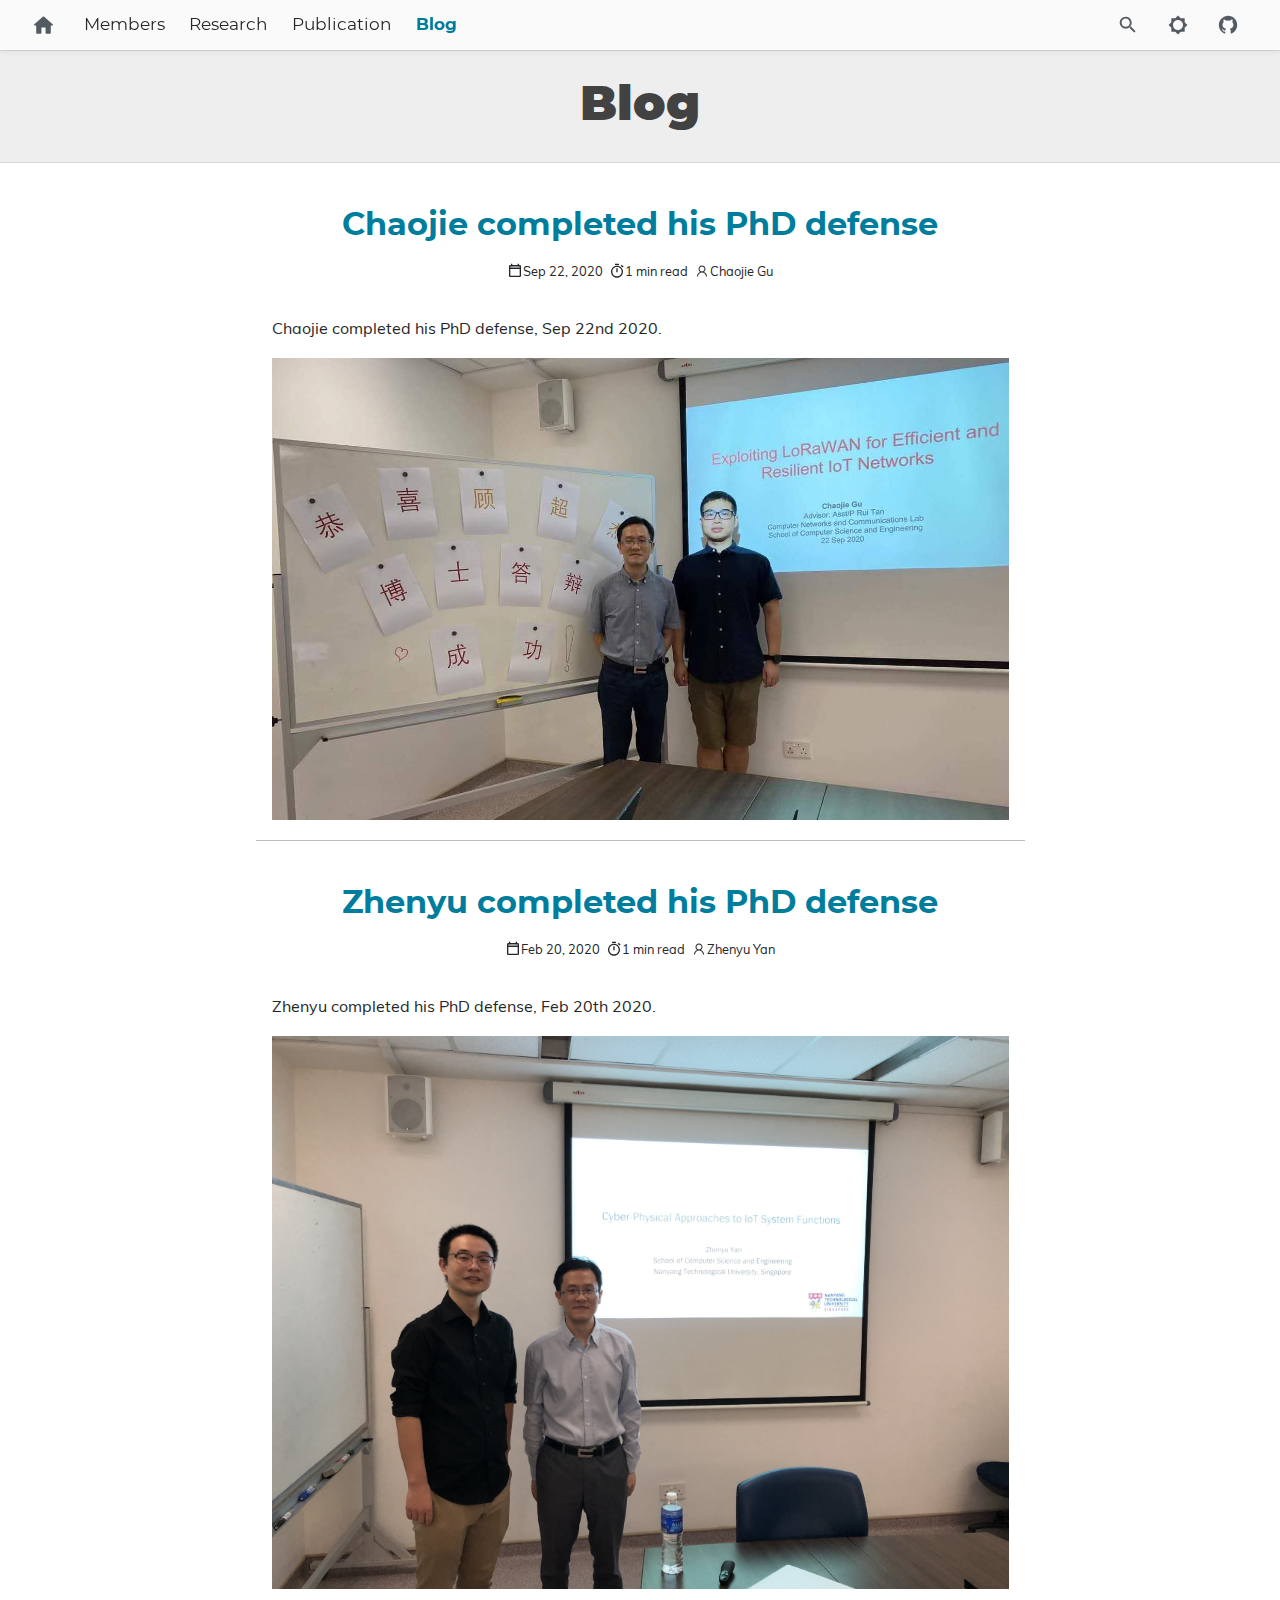
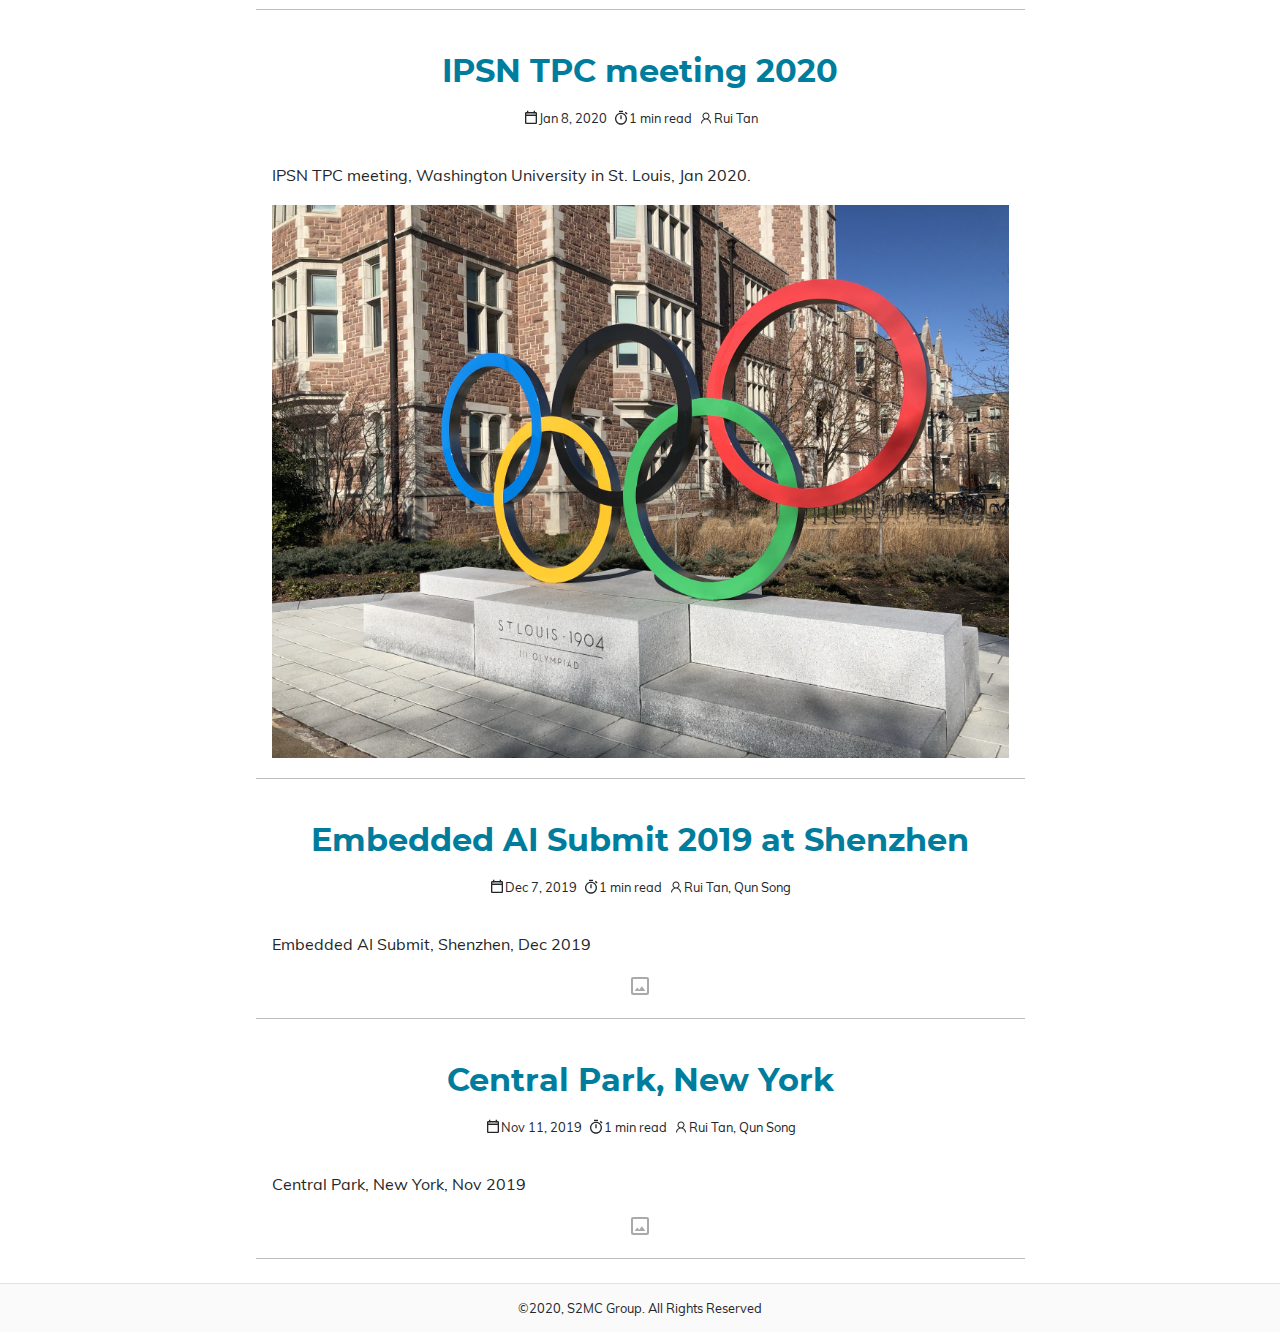
<file: blog/index.html>
<!DOCTYPE html>
<html lang="en" dir="ltr">

<head>
    <meta charset="utf-8">
    <meta name="viewport" content="width=device-width, initial-scale=1">
    <title>Blog – S2MC Group</title>
    


<script src="/js/enquire.min.dfb99dee1e029d51d6cfb672d847929890b1585402de17f5ed092edd72a688b4.js"></script>

<script defer src="/js/fuse.min.94c78ad70b02749822921660cf4e9f0b3701bc0680c421afb784a78228de0275.js"></script>

<script defer src="/js/lazysizes.min.31dd6a2d3a1ec0f78a8df007535cf23f03aeb5c70f026e6d6a19dac3b3acc340.js"></script>

<script defer src="/js/helper/getParents.min.1618c696be7c98933f9a92677f518b512a74e55bdbb976b09936b4182e93181b.js"></script>

<script defer src="/js/helper/fadeinout.min.93a331f96194789a542f33690bbe4f0c102c7e78ffc018217f5a1c33010bad91.js"></script>

<script>
  "use strict";

  
  var languagedir = JSON.parse("\"ltr\"");

  window.onload = function() {

    
    var toggleSidebarElem = document.getElementById("toggle-sidebar");
    var tocBodyElem = document.querySelector('.toc__body');
    var tocLabelElem = document.querySelector('.toc__label');
    var listMainElem = document.getElementById('list-main');
    var listSideElem = document.getElementById('list-side');
    var sliderIcons = document.querySelectorAll('.slider__icon');

    toggleSidebarElem ?
      toggleSidebarElem.addEventListener('change', function (e) {
        if (e.target.checked) {
          if (tocBodyElem) {
            fadeIn(tocBodyElem, 200);
          }
          if (tocLabelElem) {
            fadeIn(tocLabelElem, 200);
          }
          if (listMainElem && listSideElem) {
            listMainElem.className = 'm';
            listSideElem.className = 'r';
          }

          sliderIcons && sliderIcons.forEach(function (elem) {
            if (elem.classList.contains('hide')) {
              elem.classList.remove('hide');
            } else {
              elem.classList.add('hide');
            }
          });

        } else {
          if (tocBodyElem) {
            fadeOut(tocBodyElem, 200);
          }
          if (tocLabelElem) {
            fadeOut(tocLabelElem, 200);
          }
          if (listMainElem && listSideElem) {
            listMainElem.className = 'mr';
            listSideElem.className = 'hide';
          }

          sliderIcons && sliderIcons.forEach(function (elem) {
            if (elem.classList.contains('hide')) {
              elem.classList.remove('hide');
            } else {
              elem.classList.add('hide');
            }
          });
        }
      }) : null;
    

    
    var navCollapseBtn = document.getElementById('navCollapseBtn');
    navCollapseBtn ? navCollapseBtn.addEventListener('click', function(e) {
      var navCollapse = document.querySelector('.navbar__collapse');
      
      if (navCollapse) {
        var dataOpen = navCollapse.getAttribute('data-open');

        if (dataOpen === 'true') {
          navCollapse.setAttribute('data-open', 'false');
          navCollapse.style.maxHeight = 0;
        } else {
          navCollapse.setAttribute('data-open', 'true');
          navCollapse.style.maxHeight = navCollapse.scrollHeight + "px";
        }
      }
    }) : null;
    


    
    var expandBtn = document.querySelectorAll('.expand__button');

    for (let i = 0; i < expandBtn.length; i++) {
      expandBtn[i].addEventListener("click", function () {
        var content = this.nextElementSibling;
        if (content.style.maxHeight) {
          content.style.maxHeight = null;
          this.querySelector('svg').classList.add('expand-icon__right');
          this.querySelector('svg').classList.remove('expand-icon__down');
        } else {
          content.style.maxHeight = content.scrollHeight + "px";
          this.querySelector('svg').classList.remove('expand-icon__right');
          this.querySelector('svg').classList.add('expand-icon__down');
        }
      });
    }
    

    
    
    var root = document.getElementById('root');
    var toggleToLightBtn = document.getElementById('toggleToLight');
    var toggleToDarkBtn = document.getElementById('toggleToDark');

    toggleToDark.onclick = function(e) {
      root.className = 'theme__dark';
      localStorage.setItem('theme', 'dark');
      toggleToLightBtn.className = 'navbar__icons--icon';
      toggleToDarkBtn.className = 'hide';
    }

    toggleToLight.onclick = function (e) {
      root.className = 'theme__light';
      localStorage.setItem('theme', 'light');
      toggleToLightBtn.className = 'hide';
      toggleToDarkBtn.className = 'navbar__icons--icon';
    }


    
    document.querySelectorAll('.menu__list').forEach(function(elem) {
      if (elem.classList.contains('active')) {
        elem.style.maxHeight = elem.scrollHeight + "px"; 
      }
    });
    
    document.querySelectorAll('.menu__title--collapse').forEach(function(elem) {
      elem.addEventListener('click', function (e) {
        var content = this.nextElementSibling;
        var menuTitleIcon = this.querySelector('.menu__title--icon');
        if (!content) {
          return null;
        }

        var parent = elem.parentNode;
        while (parent.classList.contains('menu__list') && parent.classList.contains('active')) {
          console.log('parent');
          parent.style.maxHeight = 100 * parent.children.length + "px";
          parent = parent.parentNode;
        }

        if (content.style.maxHeight) {
          console.log('null');
          content.style.maxHeight = null;
          content.classList.remove('active');
          menuTitleIcon.classList.add('right');
          
          if (languagedir === 'rtl') {
            menuTitleIcon.classList.remove('downrtl');
          } else {
            menuTitleIcon.classList.remove('down');
          }
        } else {
          console.log('scrollHeight');
          content.style.maxHeight = content.scrollHeight + "px";
          content.classList.add('active');
          menuTitleIcon.classList.remove('right');
          
          if (languagedir === 'rtl') {
            menuTitleIcon.classList.add('downrtl');
          } else {
            menuTitleIcon.classList.add('down');
          }
        }
      });
    });
    


    
    var mobileLogo = document.getElementById('mobileLogo');
    var modal = document.getElementById("myModal");
    var drawer = document.getElementById('myDrawer');
    var drawerCloseBtn = document.querySelector('.drawer__close');

    var openDrawer = function() {
      modal.style.opacity = 1;

      if (languagedir === 'rtl') {
        modal.style.right = 0;
        drawer.style.right = 0;
      } else {
        modal.style.left = 0;
        drawer.style.left = 0;
      }
    }

    var closeDrawer = function() {
      modal.style.opacity = 0;

      if (languagedir === 'rtl') {
        drawer.style.right = '-100%';
      } else {
        drawer.style.left = '-100%';
      }

      
      setTimeout(function () {
        if (languagedir === 'rtl') {
          modal.style.right = '-100%';
        } else {
          modal.style.left = '-100%';
        }
      }, 250);
    }

    mobileLogo.onclick = function () {
      openDrawer();
      localStorage.setItem('isDrawerOpen', 'true');
    }

    modal.onclick = function () {
      closeDrawer();
      localStorage.setItem('isDrawerOpen', 'false');
    }

    drawerCloseBtn.onclick = function () {
      closeDrawer();
      localStorage.setItem('isDrawerOpen', 'false');
    }
  


  
    var lastScrollTop = window.pageYOffset || document.documentElement.scrollTop;
    var tocElem = document.querySelector('.toc');
    var tableOfContentsElem = tocElem ? tocElem.querySelector('#TableOfContents') : null;
    var singleContentsElem = document.querySelector('.single__contents');
    var dataBGImgs = document.querySelectorAll('div[data-bgimg]');

    
    var tocLevels = JSON.parse("null");

    if (tocLevels) {
      tocLevels = tocLevels.toString();
    } else {
      tocLevels = "h1, h2, h3, h4, h5, h6";
    }

    
    var isLandingBgImg = JSON.parse("null");
    
    var isHome = JSON.parse("false");

    function setNavbarBG(scrollTop) {
      if (isHome && isLandingBgImg && Object.keys(isLandingBgImg).length) {
        if (isLandingBgImg.height <= scrollTop) {
          dataBGImgs.forEach(function(elem) {
            elem.setAttribute('data-bgimg', 'false');
          });
        } else {
          dataBGImgs.forEach(function (elem) {
            elem.setAttribute('data-bgimg', 'true');
          });
        }
      }
    }
    setNavbarBG(lastScrollTop);

    window.onscroll = function () {
      var st = window.pageYOffset || document.documentElement.scrollTop;
      if (st > lastScrollTop) { 
        singleContentsElem ? 
        singleContentsElem.querySelectorAll(tocLevels.toString()).forEach(function(elem) {
          if (document.documentElement.scrollTop >= elem.offsetTop) {
            if (tableOfContentsElem) {
              var id = elem.getAttribute('id');
              tocElem.querySelectorAll('a').forEach(function (elem) {
                elem.classList.remove('active');
              });
              tocElem.querySelector('a[href="#' + id + '"]') ? 
              tocElem.querySelector('a[href="#' + id + '"]').classList.add('active') : null;
            }
          }
        }) : null;
        setNavbarBG(st);
      } else { 
        singleContentsElem ? 
        singleContentsElem.querySelectorAll(tocLevels.toString()).forEach(function(elem) {
          if (document.documentElement.scrollTop >= elem.offsetTop) {
            if (tableOfContentsElem) {
              var id = elem.getAttribute('id');
              tocElem.querySelectorAll('a').forEach(function (elem) {
                elem.classList.remove('active');
              });
              tocElem.querySelector('a[href="#' + id + '"]') ? 
              tocElem.querySelector('a[href="#' + id + '"]').classList.add('active') : null;
            }
          }
        }) : null;
        setNavbarBG(st);
      }
      lastScrollTop = st <= 0 ? 0 : st;
    };
    



    
    var mobileSearchInputElem = document.querySelector('#search-mobile');
    var mobileSearchClassElem = document.querySelector('.mobile-search');
    var mobileSearchBtnElem = document.querySelector('#mobileSearchBtn');
    var mobileSearchCloseBtnElem = document.querySelector('#search-mobile-close');
    var mobileSearchContainer = document.querySelector('#search-mobile-container');
    var mobileSearchResultsElem = document.querySelector('#search-mobile-results');
    var htmlElem = document.querySelector('html');

    if (mobileSearchClassElem) {
      mobileSearchClassElem.style.display = 'none';
    }

    mobileSearchBtnElem ? 
    mobileSearchBtnElem.addEventListener('click', function () {
      if (mobileSearchContainer) {
        mobileSearchContainer.style.display = 'block';
      }

      if (mobileSearchInputElem) {
        mobileSearchInputElem.focus();
      }

      if (htmlElem) {
        htmlElem.style.overflowY = 'hidden';
      }
    }) : null;

    mobileSearchCloseBtnElem ? 
    mobileSearchCloseBtnElem.addEventListener('click', function() {
      if (mobileSearchContainer) {
        mobileSearchContainer.style.display = 'none';
      }

      if (mobileSearchInputElem) {
        mobileSearchInputElem.value = '';
      }
      
      if (mobileSearchResultsElem) {
        while (mobileSearchResultsElem.firstChild) {
          mobileSearchResultsElem.removeChild(mobileSearchResultsElem.firstChild);
        }
      }

      if (htmlElem) {
        htmlElem.style.overflowY = 'visible';
      }
    }) : null;

    mobileSearchInputElem ? 
    mobileSearchInputElem.addEventListener('keydown', function(e) {
      if (e.key === 'Escape') {
        if (mobileSearchContainer) {
          mobileSearchContainer.style.display = 'none';
        }
        
        if (mobileSearchInputElem) {
          mobileSearchInputElem.value = '';
        }

        if (mobileSearchResultsElem) {
          while (mobileSearchResultsElem.firstChild) {
            mobileSearchResultsElem.removeChild(mobileSearchResultsElem.firstChild);
          }
        }
        if (htmlElem) {
          htmlElem.style.overflowY = 'visible';
        }
      }
    }) : null;
  


  
    var localTheme = localStorage.getItem('theme');
    var rootEleme = document.getElementById('root');
    var selectThemeElem = document.querySelectorAll('.select-theme');
    var selectThemeItemElem = document.querySelectorAll('.select-theme__item');
    
    if (localTheme) {
      selectThemeItemElem ? 
      selectThemeItemElem.forEach(function (elem) {
        if (elem.text.trim() === localTheme) {
          elem.classList.add('is-active');
        } else {
          elem.classList.remove('is-active');
        }
      }) : null;
    }

    selectThemeItemElem ? 
    selectThemeItemElem.forEach(function (v, i) {
      v.addEventListener('click', function (e) {
        var selectedThemeVariant = e.target.text.trim();
        localStorage.setItem('theme', selectedThemeVariant);

        rootEleme.removeAttribute('class');
        rootEleme.classList.add(`theme__${selectedThemeVariant}`);
        selectThemeElem.forEach(function(rootElem) {
          rootElem.querySelectorAll('a').forEach(function (elem) {
            if (elem.classList) {
              if (elem.text.trim() === selectedThemeVariant) {
                if (!elem.classList.contains('is-active')) {
                  elem.classList.add('is-active');
                }
              } else {
                if (elem.classList.contains('is-active')) {
                  elem.classList.remove('is-active');
                }
              }
            }
          });
        });

        if (window.mermaid) {
          if (selectedThemeVariant === "dark" || selectedThemeVariant === "hacker") {
            mermaid.initialize({ theme: 'dark' });
            location.reload();
          } else {
            mermaid.initialize({ theme: 'default' });
            location.reload();
          }
        }

        var utterances = document.querySelector('iframe');
        if (utterances) {
          utterances.contentWindow.postMessage({
            type: 'set-theme',
            theme: selectedThemeVariant === "dark" || selectedThemeVariant === "hacker" ? 'photon-dark' : selectedThemeVariant === 'kimbie' ? 'github-dark-orange' : 'github-light',
          }, 'https://utteranc.es');
        }
      });
    }) : null;
  


  
    
    var searchURL = JSON.parse("\"https://ntuiot.xyz/\"");
    var searchResults = null;
    var searchMenu = null;
    var searchText = null;
    
    
    var enableSearchHighlight = JSON.parse("true");
    
    var enableSearch = JSON.parse("true");

    var fuse = null;

    if (enableSearch) {
      (function initFuse() {
        var xhr = new XMLHttpRequest();
        xhr.open('GET', searchURL + "index.json");
        xhr.setRequestHeader('Content-Type', 'application/json; charset=utf-8');
        xhr.onload = function () {
          if (xhr.status === 200) {
            fuse = new Fuse(JSON.parse(xhr.response.toString('utf-8')), {
              keys: ['title', 'description', 'content'],
              includeMatches: enableSearchHighlight,
              shouldSort: true,
              threshold: 0.4,
              location: 0,
              distance: 100,
              maxPatternLength: 32,
              minMatchCharLength: 1,
            });
          }
          else {
            console.error(`[${xhr.status}]Error:`, xhr.statusText);
          }
        };
        xhr.send();
      })();
    }
    
    function makeLi(ulElem, obj) {
      var li = document.createElement('li');
      li.className = 'search-result__item';
      
      var a = document.createElement('a');
      a.innerHTML = obj.title;
      a.setAttribute('class', 'search-result__item--title');
      a.setAttribute('href', obj.permalink);

      var descDiv = document.createElement('div');
      descDiv.setAttribute('class', 'search-result__item--desc');
      if (obj.description) {
        descDiv.innerHTML = obj.description;
      } else if (obj.content) {
        descDiv.innerHTML = obj.content.substring(0, 80);
      }
      
      li.appendChild(a);
      li.appendChild(descDiv);
      ulElem.appendChild(li);
    }

    function makeHighlightLi(ulElem, obj) {
      var li = document.createElement('li');
      li.className = 'search-result__item';
      var descDiv = null;

      var a = document.createElement('a');
      a.innerHTML = obj.item.title;
      a.setAttribute('class', 'search-result__item--title');
      a.setAttribute('href', obj.item.uri);

      if (obj.matches && obj.matches.length) {
        for (var i = 0; i < obj.matches.length; i++) {
          if ('title' === obj.matches[i].key) {
            a = document.createElement('a');
            a.innerHTML = generateHighlightedText(obj.matches[i].value, obj.matches[i].indices);
            a.setAttribute('class', 'search-result__item--title');
            a.setAttribute('href', obj.item.uri);
          }
          
          if ('description' === obj.matches[i].key) {
            descDiv = document.createElement('div');
            descDiv.setAttribute('class', 'search-result__item--desc');
            descDiv.innerHTML = generateHighlightedText(obj.item.description, obj.matches[i].indices);
          } else if ('content' === obj.matches[i].key) {
            if (!descDiv) {
              descDiv = document.createElement('div');
              descDiv.setAttribute('class', 'search-result__item--desc');
              descDiv.innerHTML = generateHighlightedText(obj.item.content.substring(0, 80), obj.matches[i].indices);
            }
          } else {
            if (obj.item.description) {
              descDiv = document.createElement('div');
              descDiv.setAttribute('class', 'search-result__item--desc');
              descDiv.innerHTML = obj.item.description;
            } else {
              descDiv = document.createElement('div');
              descDiv.setAttribute('class', 'search-result__item--desc');
              descDiv.innerHTML = obj.item.content.substring(0, 80);
            }
          }
        }

        li.appendChild(a);
        if (descDiv) {
          li.appendChild(descDiv);
        }
        if (li) {
          ulElem.appendChild(li);
        }
      }
    }

    function renderSearchResults(searchText, results) {
      searchResults = document.getElementById('search-results');
      searchMenu = document.getElementById('search-menu');
      searchResults.setAttribute('class', 'dd is-active');
      
      var ul = document.createElement('ul');
      ul.setAttribute('class', 'dd-content search-content');

      if (results.length) {
        results.forEach(function (result) {
          var li = document.createElement('li');
          var a = document.createElement('a');
          a.setAttribute('href', result.uri);
          a.setAttribute('class', 'dd-item');
          a.appendChild(li);

          var titleDiv = document.createElement('div');
          titleDiv.innerHTML = result.title;
          titleDiv.setAttribute('class', 'search-result__item--title');

          var descDiv = document.createElement('div');
          descDiv.setAttribute('class', 'search-result__item--desc');
          if (result.description) {
            descDiv.innerHTML = result.description;
          } else if (result.content) {
            descDiv.innerHTML = result.content.substring(0, 80);
          }

          li.appendChild(titleDiv);
          li.appendChild(descDiv);
          ul.appendChild(a);
        });
      } else {
        var li = document.createElement('li');
        li.setAttribute('class', 'dd-item');
        li.innerText = 'No results found';
        ul.appendChild(li);
      }

      while (searchMenu.hasChildNodes()) {
        searchMenu.removeChild(
          searchMenu.lastChild
        );
      }
      
      searchMenu.appendChild(ul);
    }

    function renderSearchHighlightResults(searchText, results) {
      searchResults = document.getElementById('search-results');
      searchMenu = document.getElementById('search-menu');
      searchResults.setAttribute('class', 'dd is-active');

      var ul = document.createElement('ul');
      ul.setAttribute('class', 'dd-content search-content');

      if (results.length) {
        results.forEach(function (result) {
          var li = document.createElement('li');
          var a = document.createElement('a');
          var descDiv = null;

          a.setAttribute('href', result.item.uri);
          a.setAttribute('class', 'dd-item');
          a.appendChild(li);

          var titleDiv = document.createElement('div');
          titleDiv.innerHTML = result.item.title;
          titleDiv.setAttribute('class', 'search-result__item--title');
          
          if (result.matches && result.matches.length) {
            for (var i = 0; i < result.matches.length; i++) {
              if ('title' === result.matches[i].key) {
                titleDiv.innerHTML = generateHighlightedText(result.matches[i].value, result.matches[i].indices);
              }

              if ('description' === result.matches[i].key) {
                descDiv = document.createElement('div');
                descDiv.setAttribute('class', 'search-result__item--desc');
                descDiv.innerHTML = generateHighlightedText(result.item.description, result.matches[i].indices);
              } else if ('content' === result.matches[i].key) {
                if (!descDiv) {
                  descDiv = document.createElement('div');
                  descDiv.setAttribute('class', 'search-result__item--desc');
                  descDiv.innerHTML = generateHighlightedText(result.item.content.substring(0, 80), result.matches[i].indices);
                }
              } else {
                if (result.item.description) {
                  descDiv = document.createElement('div');
                  descDiv.setAttribute('class', 'search-result__item--desc');
                  descDiv.innerHTML = result.item.description;
                } else {
                  descDiv = document.createElement('div');
                  descDiv.setAttribute('class', 'search-result__item--desc');
                  descDiv.innerHTML = result.item.content.substring(0, 80);
                }
              }
            }
            
            li.appendChild(titleDiv);
            if (descDiv) {
              li.appendChild(descDiv);
            }
            ul.appendChild(a);
          }
        });
      } else {
        var li = document.createElement('li');
        li.setAttribute('class', 'dd-item');
        li.innerText = 'No results found';
        ul.appendChild(li);
      }

      while (searchMenu.hasChildNodes()) {
        searchMenu.removeChild(
          searchMenu.lastChild
        );
      }
      searchMenu.appendChild(ul);
    }

    function renderSearchResultsMobile(searchText, results) {
      searchResults = document.getElementById('search-mobile-results');

      var content = document.createElement('div');
      content.setAttribute('class', 'mobile-search__content');

      if (results.length > 0) {
        results.forEach(function (result) {
          var item = document.createElement('a');
          item.setAttribute('href', result.uri);
          item.innerHTML = '<div class="mobile-search__item"><div class="mobile-search__item--title">📄 ' + result.title + '</div><div class="mobile-search__item--desc">' + (result.description ? result.description : result.content) + '</div></div>';
          content.appendChild(item);
        });
      } else {
        var item = document.createElement('span');
        content.appendChild(item);
      }

      let wrap = document.getElementById('search-mobile-results');
      while (wrap.firstChild) {
        wrap.removeChild(wrap.firstChild)
      }
      searchResults.appendChild(content);      
    }

    function renderSearchHighlightResultsMobile(searchText, results) {
      searchResults = document.getElementById('search-mobile-results');

      var ul = document.createElement('div');
      ul.setAttribute('class', 'mobile-search__content');

      if (results.length) {
        results.forEach(function (result) {
          var li = document.createElement('li');
          var a = document.createElement('a');
          var descDiv = null;

          a.setAttribute('href', result.item.uri);
          a.appendChild(li);
          li.setAttribute('class', 'mobile-search__item');

          var titleDiv = document.createElement('div');
          titleDiv.innerHTML = result.item.title;
          titleDiv.setAttribute('class', 'mobile-search__item--title');
          
          if (result.matches && result.matches.length) {
            for (var i = 0; i < result.matches.length; i++) {
              if ('title' === result.matches[i].key) {
                titleDiv.innerHTML = generateHighlightedText(result.matches[i].value, result.matches[i].indices);
              }

              if ('description' === result.matches[i].key) {
                descDiv = document.createElement('div');
                descDiv.setAttribute('class', 'mobile-search__item--desc');
                descDiv.innerHTML = generateHighlightedText(result.item.description, result.matches[i].indices);
              } else if ('content' === result.matches[i].key) {
                if (!descDiv) {
                  descDiv = document.createElement('div');
                  descDiv.setAttribute('class', 'mobile-search__item--desc');
                  descDiv.innerHTML = generateHighlightedText(result.item.content.substring(0, 150), result.matches[i].indices);
                }
              } else {
                if (result.item.description) {
                  descDiv = document.createElement('div');
                  descDiv.setAttribute('class', 'mobile-search__item--desc');
                  descDiv.innerHTML = result.item.description;
                } else {
                  descDiv = document.createElement('div');
                  descDiv.setAttribute('class', 'mobile-search__item--desc');
                  descDiv.innerHTML = result.item.content.substring(0, 150);
                }
              }
            }
            
            li.appendChild(titleDiv);
            if (descDiv) {
              li.appendChild(descDiv);
            }
            ul.appendChild(a);
          }
        });
      } else {
        var item = document.createElement('span');
        ul.appendChild(item);
      }

      let wrap = document.getElementById('search-mobile-results');
      while (wrap.firstChild) {
        wrap.removeChild(wrap.firstChild)
      }
      searchResults.appendChild(ul);
    }

    function generateHighlightedText(text, regions) {
      if (!regions) {
        return text;
      }

      var content = '', nextUnhighlightedRegionStartingIndex = 0;

      regions.forEach(function(region) {
        if (region[0] === region[1]) {
          return null;
        }
        
        content += '' +
          text.substring(nextUnhighlightedRegionStartingIndex, region[0]) +
          '<span class="search__highlight">' +
            text.substring(region[0], region[1] + 1) +
          '</span>' +
        '';
        nextUnhighlightedRegionStartingIndex = region[1] + 1;
      });

      content += text.substring(nextUnhighlightedRegionStartingIndex);

      return content;
    };

    var searchElem = document.getElementById('search');
    var searchMobile = document.getElementById('search-mobile');
    var searchResultsContainer = document.getElementById('search-results');

    searchElem ? 
    searchElem.addEventListener('input', function(e) {
      if (!e.target.value | window.innerWidth < 770) {
        searchResultsContainer ? searchResultsContainer.setAttribute('class', 'dd') : null;
        return null;
      }

      searchText = e.target.value;
      var results = fuse.search(e.target.value);

      if (enableSearchHighlight) {
        renderSearchHighlightResults(searchText, results);
      } else {
        renderSearchResults(searchText, results);
      }

      var dropdownItems = searchResultsContainer.querySelectorAll('.dd-item');
      dropdownItems ? dropdownItems.forEach(function (item) {
        item.addEventListener('mousedown', function (e) {
          console.log('mousedown');
          e.target.click();
        });
      }) : null;
    }) : null;

    searchElem ? 
    searchElem.addEventListener('blur', function() {
      if (window.innerWidth < 770) {
        return null;
      }
      searchResultsContainer ? searchResultsContainer.setAttribute('class', 'dd') : null;
    }) : null;

    searchElem ? 
    searchElem.addEventListener('click', function(e) {
      if (window.innerWidth < 770) {
        return null;
      }
      if (!e.target.value) {
        searchResultsContainer ? searchResultsContainer.setAttribute('class', 'dd') : null;
        return null;
      }

      searchText = e.target.value;
      var results = fuse.search(e.target.value);

      if (enableSearchHighlight) {
        renderSearchHighlightResults(searchText, results);
      } else {
        renderSearchResults(searchText, results);
      }

      var dropdownItems = searchResultsContainer.querySelectorAll('.dd-item');
      dropdownItems ? dropdownItems.forEach(function (item) {
        item.addEventListener('mousedown', function (e) {
          console.log('mousedown');
          e.target.click();
        });
      }) : null;
    }) : null;

    var searchMenuElem = document.getElementById("search-menu");
    var activeItem = document.querySelector('#search-menu .dd-item.is-active');
    var activeIndex = null;
    var items = null;
    var searchContainerMaxHeight = 350;

    searchElem ? 
    searchElem.addEventListener('keydown', function(e) {
      if (window.innerWidth < 770) {
        return null;
      }

      var items = document.querySelectorAll('#search-menu .dd-item');
      
      if (e.key === 'ArrowDown') {
        if (activeIndex === null) {
          activeIndex = 0;
          items[activeIndex].classList.remove('is-active');
        } else {
          items[activeIndex].classList.remove('is-active');
          activeIndex = activeIndex === items.length - 1 ? 0 : activeIndex + 1;
        }
        items[activeIndex].classList.add('is-active');

        let overflowedPixel = items[activeIndex].offsetTop + items[activeIndex].clientHeight - searchContainerMaxHeight;
        if (overflowedPixel > 0) {
          document.querySelector(".search-content").scrollTop += items[activeIndex].getBoundingClientRect().height;
        } else if (activeIndex === 0) {
          document.querySelector(".search-content").scrollTop = 0;
        }
      } else if (e.key === 'ArrowUp') {
        if (activeIndex === null) {
          activeIndex = items.length - 1;
          items[activeIndex].classList.remove('is-active');
        } else {
          items[activeIndex].classList.remove('is-active');
          activeIndex = activeIndex === 0 ? items.length - 1 : activeIndex - 1;
        }
        items[activeIndex].classList.add('is-active');
        
        let overflowedPixel = items[activeIndex].offsetTop + items[activeIndex].clientHeight - searchContainerMaxHeight;
        if (overflowedPixel < 0) {
          document.querySelector(".search-content").scrollTop -= items[activeIndex].getBoundingClientRect().height;
        } else {
          document.querySelector(".search-content").scrollTop = overflowedPixel + items[activeIndex].getBoundingClientRect().height;
        }
      } else if (e.key === 'Enter') {
        var currentItemLink = items[activeIndex].getAttribute('href');
        if (currentItemLink) {
          location.href = currentItemLink;
        }
      } else if (e.key === 'Escape') {
        e.target.value = null;
        if (searchResults) {
          searchResults.classList.remove('is-active');
        }
      }
    }) : null;

    searchMobile ? 
    searchMobile.addEventListener('input', function(e) {
      if (!e.target.value) {
        let wrap = document.getElementById('search-mobile-results');
        while (wrap.firstChild) {
          wrap.removeChild(wrap.firstChild);
        }
        return null;
      }

      searchText = e.target.value;
      var results = fuse.search(e.target.value);
      
      if (enableSearchHighlight) {
        renderSearchHighlightResultsMobile(searchText, results);
      } else {
        renderSearchResultsMobile(searchText, results);
      }

      var dropdownItems = searchResultsContainer.querySelectorAll('.dd-item');
      dropdownItems ? dropdownItems.forEach(function (item) {
        item.addEventListener('mousedown', function (e) {
          console.log('mousedown');
          e.target.click();
        });
      }) : null;
    }) : null;
  
  }
</script>
    


<link rel="stylesheet" href="/css/main.min.css">


    <link rel="alternate" type="application/rss&#43;xml" title="RSS" href="https://ntuiot.xyz/blog/index.xml">
<meta name="description" content="Blog list page" />
<meta name="keywords" content="">
<meta name="created" content="2020-09-22T00:00:00&#43;0000">
<meta name="modified" content="2020-09-22T00:00:00&#43;0000">


<meta property="og:site_name" content="S2MC Group">
<meta property="og:title" content="Blog">
<meta property="og:url" content="https://ntuiot.xyz/blog/">
<meta property="og:type" content="website">

<meta name="generator" content="Hugo 0.74.3" />
<meta name="msapplication-TileColor" content="#ffffff">
<meta name="theme-color" content="#ffffff">
<link rel="canonical" href="https://ntuiot.xyz/blog/">
<link rel="manifest" href="/manifest.json">

  <link rel="apple-touch-icon" sizes="57x57" href="/favicon/apple-icon-57x57.png">
  <link rel="apple-touch-icon" sizes="60x60" href="/favicon/apple-icon-60x60.png">
  <link rel="apple-touch-icon" sizes="72x72" href="/favicon/apple-icon-72x72.png">
  <link rel="apple-touch-icon" sizes="76x76" href="/favicon/apple-icon-76x76.png">
  <link rel="apple-touch-icon" sizes="114x114" href="/favicon/apple-icon-114x114.png">
  <link rel="apple-touch-icon" sizes="120x120" href="/favicon/apple-icon-120x120.png">
  <link rel="apple-touch-icon" sizes="144x144" href="/favicon/apple-icon-144x144.png">
  <link rel="apple-touch-icon" sizes="152x152" href="/favicon/apple-icon-152x152.png">
  <link rel="apple-touch-icon" sizes="180x180" href="/favicon/apple-icon-180x180.png">
  <link rel="icon" type="image/png" sizes="192x192" href="/favicon/android-icon-192x192.png">
  <link rel="icon" type="image/png" sizes="192x192" href="/favicon/android-icon-512x512.png">
  <link rel="icon" type="image/png" sizes="32x32" href="/favicon/favicon-32x32.png">
  <link rel="icon" type="image/png" sizes="96x96" href="/favicon/favicon-96x96.png">
  <link rel="icon" type="image/png" sizes="16x16" href="/favicon/favicon-16x16.png">
  <meta name="msapplication-TileColor" content="#ffffff">
  <meta name="msapplication-TileImage" content="/ms-icon-144x144.png">

    <script type="application/ld+json">
  {
    "@context": "https://schema.org",
    "@type": "WebPage",
    "url" : "https://ntuiot.xyz/blog/",
    "name": "Blog",
    "description": "Blog list page",
    "mainEntityOfPage": {
      "@type": "WebPage",
      "@id": "https://ntuiot.xyz/"
    },
    "publisher": {
      "@type": "Organization",
      "name": "S2MC Group",
      "url": "https://ntuiot.xyz/"
    }
  }
</script>

    

</head>

<body id="root" class="theme__light">
    <script>
        var localTheme = localStorage.getItem('theme');
        if (localTheme) {
            document.getElementById('root').className = `theme__${localTheme}`;
        }        
    </script>
    
    <div id="container">
        <div id="myDrawer" class="drawer" style="">
  <div class="drawer__header">
    <a href="/" class="drawer__header--text">
      S2MC Group
    </a>
    <div class="grow"></div>
    <div class="drawer__close">
      <svg xmlns="http://www.w3.org/2000/svg" width="22" height="22" viewBox="0 0 24 24"><path fill="none" d="M0 0h24v24H0V0z"/><path fill="currentColor" d="M18.3 5.71c-.39-.39-1.02-.39-1.41 0L12 10.59 7.11 5.7c-.39-.39-1.02-.39-1.41 0-.39.39-.39 1.02 0 1.41L10.59 12 5.7 16.89c-.39.39-.39 1.02 0 1.41.39.39 1.02.39 1.41 0L12 13.41l4.89 4.89c.39.39 1.02.39 1.41 0 .39-.39.39-1.02 0-1.41L13.41 12l4.89-4.89c.38-.38.38-1.02 0-1.4z"/></svg>
    </div>
  </div>

  <div class="drawer__body">
    <div class="menu">
  <h6 class="menu__label">
    
      Blog
    
  </h6>
  <ul>
    
  </ul>
</div>



<script>
  var menuTitle = document.querySelectorAll('.menu__title');
  var modal = document.getElementById("myModal");
  var drawer = document.getElementById('myDrawer');

  var closeDrawer = function () {
    setTimeout(function () {
      modal.style.opacity = 0;
      drawer.style.left = '-100%';
      modal.style.left = '-100%';
    }, 250);
  }

  menuTitle ? 
  menuTitle.forEach(function(elem) {
    elem.onclick = function() {
      closeDrawer();
      localStorage.setItem('isDrawerOpen', 'false');
    }
  }) : null;
</script>
  </div>
</div>
<div id="myModal" class="modal" style=""></div>

<script>
  var isDrawerOpen = localStorage.getItem('isDrawerOpen');
  var modal = document.getElementById("myModal");
  var drawer = document.getElementById('myDrawer');
  
  
  var languagedir = JSON.parse("\"ltr\"");

  var openDrawer = function () {
    modal.style.opacity = 1;
    
    if (languagedir === "rtl") {
      modal.style.right = 0;
      drawer.style.right = 0;
    } else {
      modal.style.left = 0;
      drawer.style.left = 0;
    }
  }

  if (isDrawerOpen && isDrawerOpen === 'true') {
    openDrawer();
  }
</script>
        
<nav class="nav">
  <div class="navbar__wrapper" data-bgimg="false">
    <div class="divider">
      <div class="navbar lmr">
        <div id="siteLogo" class="navbar__logo--wrapper">
  
    &nbsp;&nbsp;
  
  
    <a href="../index.html" title="" rel="home" class="navbar__logo--text-link">
      <h6 class="navbar__logo--text" data-bgimg="false">S2MC Group</h6>
    </a>
  
</div>
        
        <div class="navbar__menu--wrapper">
          <div id="tabletLogo" class="hide">
  
    <a href="../index.html" rel="home" class="navbar__logo--link">
      <div class="navbar__icons--icon">
        <svg xmlns="http://www.w3.org/2000/svg" width="25" height="25" viewBox="0 0 24 24"><path fill="none" d="M0 0h24v24H0V0z"/><path fill="currentColor" d="M10 19v-5h4v5c0 .55.45 1 1 1h3c.55 0 1-.45 1-1v-7h1.7c.46 0 .68-.57.33-.87L12.67 3.6c-.38-.34-.96-.34-1.34 0l-8.36 7.53c-.34.3-.13.87.33.87H5v7c0 .55.45 1 1 1h3c.55 0 1-.45 1-1z"/></svg>
      </div>
    </a>
  
</div>
          <div id="mobileLogo" class="hide">
  <a href="#" class="navbar__logo--link">
    <div class="navbar__icons--icon">
      <svg xmlns="http://www.w3.org/2000/svg" width="25" height="25" viewBox="0 0 24 24"><path fill="none" d="M0 0h24v24H0V0z"/><path fill="currentColor" d="M4 18h16c.55 0 1-.45 1-1s-.45-1-1-1H4c-.55 0-1 .45-1 1s.45 1 1 1zm0-5h16c.55 0 1-.45 1-1s-.45-1-1-1H4c-.55 0-1 .45-1 1s.45 1 1 1zM3 7c0 .55.45 1 1 1h16c.55 0 1-.45 1-1s-.45-1-1-1H4c-.55 0-1 .45-1 1z"/></svg>
    </div>
  </a>
</div>
          <span id="navMenuMobile" class="hide">
  <button id="navCollapseBtn" class="navbar__dropdown--title" aria-label="Section Menu" data-dir="ltr">
    
      blog
    
    <svg xmlns="http://www.w3.org/2000/svg" width="20" height="20" viewBox="0 0 24 24"><path fill="currentColor" d="M8.12 9.29L12 13.17l3.88-3.88c.39-.39 1.02-.39 1.41 0 .39.39.39 1.02 0 1.41l-4.59 4.59c-.39.39-1.02.39-1.41 0L6.7 10.7c-.39-.39-.39-1.02 0-1.41.39-.38 1.03-.39 1.42 0z"/></svg>
  </button>
  <div class="navbar__collapse" data-open="false">
  <ul>
    

  
  
  
  
  <li class="navbar__menu--mobile-item ">
    <a href="/member/index.html" class="">Members</a>
  </li>

  
  
  
  
  <li class="navbar__menu--mobile-item ">
    <a href="/research/index.html" class="">Research</a>
  </li>

  
  
  
  
  <li class="navbar__menu--mobile-item ">
    <a href="/publication/index.html" class="">Publication</a>
  </li>

  
  
  
  
  <li class="navbar__menu--mobile-item active">
    <a href="/blog/index.html" class="active">Blog</a>
  </li>

  </ul>
</div>
</span>
          <ul id="navMenu" class="navbar__menu">
            

  
  
  
  
  <li class="navbar__menu--item ">
    <a href="/member/index.html" data-bgimg="false">Members</a>
  </li>

  
  
  
  
  <li class="navbar__menu--item ">
    <a href="/research/index.html" data-bgimg="false">Research</a>
  </li>

  
  
  
  
  <li class="navbar__menu--item ">
    <a href="/publication/index.html" data-bgimg="false">Publication</a>
  </li>

  
  
  
  
  <li class="navbar__menu--item active">
    <a href="/blog/index.html" data-bgimg="false">Blog</a>
  </li>

          </ul>
        </div>
        <div class="grow"></div>
        <div id="siteSearch">
          

<div class="search" data-bgimg="false">
  <span class="icon">
    <svg xmlns="http://www.w3.org/2000/svg" width="22" height="22" fill="currentColor" viewBox="0 0 24 24"><path fill="none" d="M0 0h24v24H0V0z"/><path d="M15.5 14h-.79l-.28-.27c1.2-1.4 1.82-3.31 1.48-5.34-.47-2.78-2.79-5-5.59-5.34-4.23-.52-7.79 3.04-7.27 7.27.34 2.8 2.56 5.12 5.34 5.59 2.03.34 3.94-.28 5.34-1.48l.27.28v.79l4.25 4.25c.41.41 1.08.41 1.49 0 .41-.41.41-1.08 0-1.49L15.5 14zm-6 0C7.01 14 5 11.99 5 9.5S7.01 5 9.5 5 14 7.01 14 9.5 11.99 14 9.5 14z"/></svg>
  </span>
  <input id="search" aria-label="Site Search" class="input" type="text" autocomplete="off" placeholder="Search">
  <div id="search-results" class="dropdown">
    <div id="search-menu" class="dropdown-menu">
    </div>
  </div>
</div>


        </div>
        <div id="mobileSearch" class="hide">
          
<div id="mobileSearchBtn" class="mobile-search__btn">
  <svg xmlns="http://www.w3.org/2000/svg" width="22" height="22" fill="currentColor" viewBox="0 0 24 24"><path fill="none" d="M0 0h24v24H0V0z"/><path d="M15.5 14h-.79l-.28-.27c1.2-1.4 1.82-3.31 1.48-5.34-.47-2.78-2.79-5-5.59-5.34-4.23-.52-7.79 3.04-7.27 7.27.34 2.8 2.56 5.12 5.34 5.59 2.03.34 3.94-.28 5.34-1.48l.27.28v.79l4.25 4.25c.41.41 1.08.41 1.49 0 .41-.41.41-1.08 0-1.49L15.5 14zm-6 0C7.01 14 5 11.99 5 9.5S7.01 5 9.5 5 14 7.01 14 9.5 11.99 14 9.5 14z"/></svg>
</div>

<div id="search-mobile-container" class="mobile-search hide">
  <div class="mobile-search__top">
    <input id="search-mobile" type="text" aria-label="Mobile Search" placeholder="Search..." class="mobile-search__top--input"/>
    <div id="search-mobile-close" class="mobile-search__top--icon">
      <svg xmlns="http://www.w3.org/2000/svg" width="22" height="22" viewBox="0 0 24 24"><path opacity=".87" fill="none" d="M0 0h24v24H0V0z"/><path fill="currentColor" d="M12 2C6.47 2 2 6.47 2 12s4.47 10 10 10 10-4.47 10-10S17.53 2 12 2zm0 18c-4.41 0-8-3.59-8-8s3.59-8 8-8 8 3.59 8 8-3.59 8-8 8zm3.59-13L12 10.59 8.41 7 7 8.41 10.59 12 7 15.59 8.41 17 12 13.41 15.59 17 17 15.59 13.41 12 17 8.41z"/></svg>
    </div>
  </div>
  <div id="search-mobile-results" class="mobile-search__body">
    
  </div>
</div>

        </div>
        <div class="navbar__icons">
  
  
<button id="toggleToDark" class="navbar__icons--icon" aria-label="Toggle to dark mode">
  <svg xmlns="http://www.w3.org/2000/svg" width="20" height="20" viewBox="0 0 24 24"><path d="M0 0h24v24H0z" fill="none" /><path fill="currentColor" d="M20 15.31L23.31 12 20 8.69V4h-4.69L12 .69 8.69 4H4v4.69L.69 12 4 15.31V20h4.69L12 23.31 15.31 20H20v-4.69zM12 18c-3.31 0-6-2.69-6-6s2.69-6 6-6 6 2.69 6 6-2.69 6-6 6z"/></svg>
</button>
<button id="toggleToLight" class="navbar__icons--icon" aria-label="Toggle to light mode">
  <svg xmlns="http://www.w3.org/2000/svg" width="20" height="20" viewBox="0 0 24 24"><path d="M0 0h24v24H0z" fill="none"/><path fill="currentColor" d="M20 8.69V4h-4.69L12 .69 8.69 4H4v4.69L.69 12 4 15.31V20h4.69L12 23.31 15.31 20H20v-4.69L23.31 12 20 8.69zM12 18c-3.31 0-6-2.69-6-6s2.69-6 6-6 6 2.69 6 6-2.69 6-6 6zm0-10c-2.21 0-4 1.79-4 4s1.79 4 4 4 4-1.79 4-4-1.79-4-4-4z"/></svg>
</button>
<script>
  var theme = localStorage.getItem('theme');
  var toggleToLightBtn = document.getElementById('toggleToLight');
  var toggleToDarkBtn = document.getElementById('toggleToDark');

  if (theme && theme === 'dark') {
    toggleToLightBtn.className = 'navbar__icons--icon';
    toggleToDarkBtn.className = 'hide';
  } else {
    toggleToLightBtn.className = 'hide';
    toggleToDarkBtn.className = 'navbar__icons--icon';
  }
</script>

  <div class="navbar__icons--icon">
    <a href="https://github.com/s2mclab" title="Github repository" aria-label="Github repository" target="_blank" rel="noreferrer">
    <svg fill="currentColor" xmlns="http://www.w3.org/2000/svg" viewBox="0 0 24 24" width="22" height="22"><path d="M10.9,2.1c-4.6,0.5-8.3,4.2-8.8,8.7c-0.5,4.7,2.2,8.9,6.3,10.5C8.7,21.4,9,21.2,9,20.8v-1.6c0,0-0.4,0.1-0.9,0.1 c-1.4,0-2-1.2-2.1-1.9c-0.1-0.4-0.3-0.7-0.6-1C5.1,16.3,5,16.3,5,16.2C5,16,5.3,16,5.4,16c0.6,0,1.1,0.7,1.3,1c0.5,0.8,1.1,1,1.4,1 c0.4,0,0.7-0.1,0.9-0.2c0.1-0.7,0.4-1.4,1-1.8c-2.3-0.5-4-1.8-4-4c0-1.1,0.5-2.2,1.2-3C7.1,8.8,7,8.3,7,7.6c0-0.4,0-0.9,0.2-1.3 C7.2,6.1,7.4,6,7.5,6c0,0,0.1,0,0.1,0C8.1,6.1,9.1,6.4,10,7.3C10.6,7.1,11.3,7,12,7s1.4,0.1,2,0.3c0.9-0.9,2-1.2,2.5-1.3 c0,0,0.1,0,0.1,0c0.2,0,0.3,0.1,0.4,0.3C17,6.7,17,7.2,17,7.6c0,0.8-0.1,1.2-0.2,1.4c0.7,0.8,1.2,1.8,1.2,3c0,2.2-1.7,3.5-4,4 c0.6,0.5,1,1.4,1,2.3v2.6c0,0.3,0.3,0.6,0.7,0.5c3.7-1.5,6.3-5.1,6.3-9.3C22,6.1,16.9,1.4,10.9,2.1z"/></svg>
    </a>
  </div>
</div>


      </div>
    </div>
  </div>
</nav>

<script>
  var siteLogo = document.getElementById('siteLogo');
  var tabletLogo = document.getElementById('tabletLogo');
  var mobileLogo = document.getElementById('mobileLogo');
  var navMenu = document.getElementById('navMenu');
  var navMenuMobile = document.getElementById('navMenuMobile');
  var siteSearch = document.getElementById('siteSearch');
  var mobileSearch = document.getElementById('mobileSearch');
  
  enquire.register("screen and (max-width:1280px)", {
    match: function () {
      siteLogo.className = 'navbar__logo--wrapper';
      tabletLogo.className = 'hide';
      mobileLogo.className = 'hide';
      navMenu.className = 'navbar__menu';
      navMenuMobile.className = 'hide';
      siteSearch.className = '';
      mobileSearch.className = 'hide';
    },
    unmatch: function () {
      siteLogo.className = 'navbar__logo--wrapper';
      tabletLogo.className = 'hide';
      mobileLogo.className = 'hide';
      navMenu.className = 'navbar__menu';
      navMenuMobile.className = 'hide';
      siteSearch.className = '';
      mobileSearch.className = 'hide';
    },
  }).register("screen and (max-width:960px)", {
    match: function () {
      siteLogo.className = 'hide';
      tabletLogo.className = '';
      mobileLogo.className = 'hide';
      navMenu.className = 'navbar__menu';
      navMenuMobile.className = 'hide';
      siteSearch.className = 'hide';
      mobileSearch.className = 'navbar__icons--icon';
    },
    unmatch: function () {
      siteLogo.className = 'navbar__logo--wrapper';
      tabletLogo.className = 'hide';
      mobileLogo.className = 'hide';
      navMenu.className = 'navbar__menu';
      navMenuMobile.className = 'hide';
      siteSearch.className = '';
      mobileSearch.className = 'hide';
    },
  }).register("screen and (max-width:600px)", {
    match: function () {
      siteLogo.className = 'hide';
      tabletLogo.className = 'hide';
      mobileLogo.className = '';
      navMenu.className = 'hide';
      navMenuMobile.className = '';
      siteSearch.className = 'hide';
      mobileSearch.className = 'navbar__icons--icon';
    },
    unmatch: function () {
      siteLogo.className = 'hide';
      tabletLogo.className = '';
      mobileLogo.className = 'hide';
      navMenu.className = 'navbar__menu';
      navMenuMobile.className = 'hide';
      siteSearch.className = 'hide';
      mobileSearch.className = 'navbar__icons--icon';
    },
  });
</script>

        
        
<div class="top">
  <header class="header__wrapper bgcolor__header">
    <div class="divider">
      <div class="lmr">
        
    
  
    
    <div class="blog-header blog-header__align-center" style="width: 100%; height: 112px;">
      
      
        
        <div class="blog-header__title" style="font-size: px; ;">
          Blog
        </div>
              
      
      
      
         
        <div class="blog-header__subtitle" style="font-size: px; " data-cursive="">
          
        </div>
              
      
    </div>
    
  
    
  


      </div>
    </div>
  </header>
  
  
<div class="mid blog__bg">
  <main class="main blog__bg">
    <div class="sv" data-view="full">
      <div class="blog">
        
        
          <article class="summary-card">
  <header>
    <h5 class="title h5"><a href=''> Chaojie completed his PhD defense</a></h5>
    <div class="subtitle caption">
      <svg xmlns="http://www.w3.org/2000/svg" viewBox="0 0 24 24" width="16" height="16" fill="currentColor"><path d="M4 4H20V8H4z" opacity=".3"/><path d="M6 1H8V5H6zM16 1H18V5H16z"/><path d="M19,3H5C3.9,3,3,3.9,3,5v14c0,1.1,0.9,2,2,2h14c1.1,0,2-0.9,2-2V5C21,3.9,20.1,3,19,3z M19,19H5V9h14V19z M19,7H5V5h14V7z"/></svg><time title="Written At">Sep 22, 2020 </time> &nbsp;&nbsp; <svg fill="#000000" xmlns="http://www.w3.org/2000/svg" viewBox="0 0 24 24" width="16" height="16"><path fill="currentColor" d="M 9 1 L 9 3 L 15 3 L 15 1 L 9 1 z M 18.958984 2.7929688 L 17.666016 4.3183594 L 20.615234 6.8183594 L 21.908203 5.2929688 L 18.958984 2.7929688 z M 12 4 C 7.0225467 4 3 8.0225467 3 13 C 3 17.977453 7.0225467 22 12 22 C 16.977453 22 21 17.977453 21 13 C 21 8.0225467 16.977453 4 12 4 z M 12 6 C 15.910547 6 19 9.0894533 19 13 C 19 16.910547 15.910547 20 12 20 C 8.0894533 20 5 16.910547 5 13 C 5 9.0894533 8.0894533 6 12 6 z M 11 8 L 11 14 L 13 14 L 13 8 L 11 8 z"/></svg> <span title="Reading Time"> 1 min read</span> &nbsp;&nbsp; <svg fill="#000000" xmlns="http://www.w3.org/2000/svg" viewBox="0 0 32 32" width="16" height="16"><path fill="currentColor" d="M 16 5 C 12.144531 5 9 8.144531 9 12 C 9 14.410156 10.230469 16.550781 12.09375 17.8125 C 8.527344 19.34375 6 22.882813 6 27 L 8 27 C 8 22.570313 11.570313 19 16 19 C 20.429688 19 24 22.570313 24 27 L 26 27 C 26 22.882813 23.472656 19.34375 19.90625 17.8125 C 21.769531 16.550781 23 14.410156 23 12 C 23 8.144531 19.855469 5 16 5 Z M 16 7 C 18.773438 7 21 9.226563 21 12 C 21 14.773438 18.773438 17 16 17 C 13.226563 17 11 14.773438 11 12 C 11 9.226563 13.226563 7 16 7 Z"/></svg> <span title="WRITTEN BY">Chaojie Gu</span>
    </div>
  </header>
  
  <div class="summary-card__content">
    <div class="summary-card__text p2">
      
        Chaojie completed his PhD defense, Sep 22nd 2020.
      
    </div>
    
    <div class="summary-card__image-wrapper">
      <a href="">
        <img data-src="/images/gallery/chaojieoral.jpg" alt="images/gallery/chaojieoral.jpg" src="data:image/svg+xml,%0A%3Csvg xmlns='http://www.w3.org/2000/svg' width='24' height='24' viewBox='0 0 24 24'%3E%3Cpath fill='none' d='M0 0h24v24H0V0z'/%3E%3Cpath fill='%23aaa' d='M19 3H5c-1.1 0-2 .9-2 2v14c0 1.1.9 2 2 2h14c1.1 0 2-.9 2-2V5c0-1.1-.9-2-2-2zm-1 16H6c-.55 0-1-.45-1-1V6c0-.55.45-1 1-1h12c.55 0 1 .45 1 1v12c0 .55-.45 1-1 1zm-4.44-6.19l-2.35 3.02-1.56-1.88c-.2-.25-.58-.24-.78.01l-1.74 2.23c-.26.33-.02.81.39.81h8.98c.41 0 .65-.47.4-.8l-2.55-3.39c-.19-.26-.59-.26-.79 0z'/%3E%3C/svg%3E" class="lazyload summary-card__image"/>
      </a>
    </div>
    
  </div>
</article>
        
          <article class="summary-card">
  <header>
    <h5 class="title h5"><a href=''> Zhenyu completed his PhD defense</a></h5>
    <div class="subtitle caption">
      <svg xmlns="http://www.w3.org/2000/svg" viewBox="0 0 24 24" width="16" height="16" fill="currentColor"><path d="M4 4H20V8H4z" opacity=".3"/><path d="M6 1H8V5H6zM16 1H18V5H16z"/><path d="M19,3H5C3.9,3,3,3.9,3,5v14c0,1.1,0.9,2,2,2h14c1.1,0,2-0.9,2-2V5C21,3.9,20.1,3,19,3z M19,19H5V9h14V19z M19,7H5V5h14V7z"/></svg><time title="Written At">Feb 20, 2020 </time> &nbsp;&nbsp; <svg fill="#000000" xmlns="http://www.w3.org/2000/svg" viewBox="0 0 24 24" width="16" height="16"><path fill="currentColor" d="M 9 1 L 9 3 L 15 3 L 15 1 L 9 1 z M 18.958984 2.7929688 L 17.666016 4.3183594 L 20.615234 6.8183594 L 21.908203 5.2929688 L 18.958984 2.7929688 z M 12 4 C 7.0225467 4 3 8.0225467 3 13 C 3 17.977453 7.0225467 22 12 22 C 16.977453 22 21 17.977453 21 13 C 21 8.0225467 16.977453 4 12 4 z M 12 6 C 15.910547 6 19 9.0894533 19 13 C 19 16.910547 15.910547 20 12 20 C 8.0894533 20 5 16.910547 5 13 C 5 9.0894533 8.0894533 6 12 6 z M 11 8 L 11 14 L 13 14 L 13 8 L 11 8 z"/></svg> <span title="Reading Time"> 1 min read</span> &nbsp;&nbsp; <svg fill="#000000" xmlns="http://www.w3.org/2000/svg" viewBox="0 0 32 32" width="16" height="16"><path fill="currentColor" d="M 16 5 C 12.144531 5 9 8.144531 9 12 C 9 14.410156 10.230469 16.550781 12.09375 17.8125 C 8.527344 19.34375 6 22.882813 6 27 L 8 27 C 8 22.570313 11.570313 19 16 19 C 20.429688 19 24 22.570313 24 27 L 26 27 C 26 22.882813 23.472656 19.34375 19.90625 17.8125 C 21.769531 16.550781 23 14.410156 23 12 C 23 8.144531 19.855469 5 16 5 Z M 16 7 C 18.773438 7 21 9.226563 21 12 C 21 14.773438 18.773438 17 16 17 C 13.226563 17 11 14.773438 11 12 C 11 9.226563 13.226563 7 16 7 Z"/></svg> <span title="WRITTEN BY">Zhenyu Yan</span>
    </div>
  </header>
  
  <div class="summary-card__content">
    <div class="summary-card__text p2">
      
        Zhenyu completed his PhD defense, Feb 20th 2020.
      
    </div>
    
    <div class="summary-card__image-wrapper">
      <a href="">
        <img data-src="/images/gallery/zhenyuoral.jpg" alt="images/gallery/zhenyuoral.jpg" src="data:image/svg+xml,%0A%3Csvg xmlns='http://www.w3.org/2000/svg' width='24' height='24' viewBox='0 0 24 24'%3E%3Cpath fill='none' d='M0 0h24v24H0V0z'/%3E%3Cpath fill='%23aaa' d='M19 3H5c-1.1 0-2 .9-2 2v14c0 1.1.9 2 2 2h14c1.1 0 2-.9 2-2V5c0-1.1-.9-2-2-2zm-1 16H6c-.55 0-1-.45-1-1V6c0-.55.45-1 1-1h12c.55 0 1 .45 1 1v12c0 .55-.45 1-1 1zm-4.44-6.19l-2.35 3.02-1.56-1.88c-.2-.25-.58-.24-.78.01l-1.74 2.23c-.26.33-.02.81.39.81h8.98c.41 0 .65-.47.4-.8l-2.55-3.39c-.19-.26-.59-.26-.79 0z'/%3E%3C/svg%3E" class="lazyload summary-card__image"/>
      </a>
    </div>
    
  </div>
</article>
        
          <article class="summary-card">
  <header>
    <h5 class="title h5"><a href=''> IPSN TPC meeting 2020</a></h5>
    <div class="subtitle caption">
      <svg xmlns="http://www.w3.org/2000/svg" viewBox="0 0 24 24" width="16" height="16" fill="currentColor"><path d="M4 4H20V8H4z" opacity=".3"/><path d="M6 1H8V5H6zM16 1H18V5H16z"/><path d="M19,3H5C3.9,3,3,3.9,3,5v14c0,1.1,0.9,2,2,2h14c1.1,0,2-0.9,2-2V5C21,3.9,20.1,3,19,3z M19,19H5V9h14V19z M19,7H5V5h14V7z"/></svg><time title="Written At">Jan 8, 2020 </time> &nbsp;&nbsp; <svg fill="#000000" xmlns="http://www.w3.org/2000/svg" viewBox="0 0 24 24" width="16" height="16"><path fill="currentColor" d="M 9 1 L 9 3 L 15 3 L 15 1 L 9 1 z M 18.958984 2.7929688 L 17.666016 4.3183594 L 20.615234 6.8183594 L 21.908203 5.2929688 L 18.958984 2.7929688 z M 12 4 C 7.0225467 4 3 8.0225467 3 13 C 3 17.977453 7.0225467 22 12 22 C 16.977453 22 21 17.977453 21 13 C 21 8.0225467 16.977453 4 12 4 z M 12 6 C 15.910547 6 19 9.0894533 19 13 C 19 16.910547 15.910547 20 12 20 C 8.0894533 20 5 16.910547 5 13 C 5 9.0894533 8.0894533 6 12 6 z M 11 8 L 11 14 L 13 14 L 13 8 L 11 8 z"/></svg> <span title="Reading Time"> 1 min read</span> &nbsp;&nbsp; <svg fill="#000000" xmlns="http://www.w3.org/2000/svg" viewBox="0 0 32 32" width="16" height="16"><path fill="currentColor" d="M 16 5 C 12.144531 5 9 8.144531 9 12 C 9 14.410156 10.230469 16.550781 12.09375 17.8125 C 8.527344 19.34375 6 22.882813 6 27 L 8 27 C 8 22.570313 11.570313 19 16 19 C 20.429688 19 24 22.570313 24 27 L 26 27 C 26 22.882813 23.472656 19.34375 19.90625 17.8125 C 21.769531 16.550781 23 14.410156 23 12 C 23 8.144531 19.855469 5 16 5 Z M 16 7 C 18.773438 7 21 9.226563 21 12 C 21 14.773438 18.773438 17 16 17 C 13.226563 17 11 14.773438 11 12 C 11 9.226563 13.226563 7 16 7 Z"/></svg> <span title="WRITTEN BY">Rui Tan</span>
    </div>
  </header>
  
  <div class="summary-card__content">
    <div class="summary-card__text p2">
      
        IPSN TPC meeting, Washington University in St. Louis, Jan 2020.
      
    </div>
    
    <div class="summary-card__image-wrapper">
      <a href="">
        <img data-src="/images/gallery/ipsntpc20.jpg" alt="images/gallery/ipsntpc20.jpg" src="data:image/svg+xml,%0A%3Csvg xmlns='http://www.w3.org/2000/svg' width='24' height='24' viewBox='0 0 24 24'%3E%3Cpath fill='none' d='M0 0h24v24H0V0z'/%3E%3Cpath fill='%23aaa' d='M19 3H5c-1.1 0-2 .9-2 2v14c0 1.1.9 2 2 2h14c1.1 0 2-.9 2-2V5c0-1.1-.9-2-2-2zm-1 16H6c-.55 0-1-.45-1-1V6c0-.55.45-1 1-1h12c.55 0 1 .45 1 1v12c0 .55-.45 1-1 1zm-4.44-6.19l-2.35 3.02-1.56-1.88c-.2-.25-.58-.24-.78.01l-1.74 2.23c-.26.33-.02.81.39.81h8.98c.41 0 .65-.47.4-.8l-2.55-3.39c-.19-.26-.59-.26-.79 0z'/%3E%3C/svg%3E" class="lazyload summary-card__image"/>
      </a>
    </div>
    
  </div>

</article>
        
          <article class="summary-card">
  <header>
    <h5 class="title h5"><a href=''> Embedded AI Submit 2019 at Shenzhen</a></h5>
    <div class="subtitle caption">
      <svg xmlns="http://www.w3.org/2000/svg" viewBox="0 0 24 24" width="16" height="16" fill="currentColor"><path d="M4 4H20V8H4z" opacity=".3"/><path d="M6 1H8V5H6zM16 1H18V5H16z"/><path d="M19,3H5C3.9,3,3,3.9,3,5v14c0,1.1,0.9,2,2,2h14c1.1,0,2-0.9,2-2V5C21,3.9,20.1,3,19,3z M19,19H5V9h14V19z M19,7H5V5h14V7z"/></svg><time title="Written At">Dec 7, 2019 </time> &nbsp;&nbsp; <svg fill="#000000" xmlns="http://www.w3.org/2000/svg" viewBox="0 0 24 24" width="16" height="16"><path fill="currentColor" d="M 9 1 L 9 3 L 15 3 L 15 1 L 9 1 z M 18.958984 2.7929688 L 17.666016 4.3183594 L 20.615234 6.8183594 L 21.908203 5.2929688 L 18.958984 2.7929688 z M 12 4 C 7.0225467 4 3 8.0225467 3 13 C 3 17.977453 7.0225467 22 12 22 C 16.977453 22 21 17.977453 21 13 C 21 8.0225467 16.977453 4 12 4 z M 12 6 C 15.910547 6 19 9.0894533 19 13 C 19 16.910547 15.910547 20 12 20 C 8.0894533 20 5 16.910547 5 13 C 5 9.0894533 8.0894533 6 12 6 z M 11 8 L 11 14 L 13 14 L 13 8 L 11 8 z"/></svg> <span title="Reading Time"> 1 min read</span> &nbsp;&nbsp; <svg fill="#000000" xmlns="http://www.w3.org/2000/svg" viewBox="0 0 32 32" width="16" height="16"><path fill="currentColor" d="M 16 5 C 12.144531 5 9 8.144531 9 12 C 9 14.410156 10.230469 16.550781 12.09375 17.8125 C 8.527344 19.34375 6 22.882813 6 27 L 8 27 C 8 22.570313 11.570313 19 16 19 C 20.429688 19 24 22.570313 24 27 L 26 27 C 26 22.882813 23.472656 19.34375 19.90625 17.8125 C 21.769531 16.550781 23 14.410156 23 12 C 23 8.144531 19.855469 5 16 5 Z M 16 7 C 18.773438 7 21 9.226563 21 12 C 21 14.773438 18.773438 17 16 17 C 13.226563 17 11 14.773438 11 12 C 11 9.226563 13.226563 7 16 7 Z"/></svg> <span title="WRITTEN BY">Rui Tan, Qun Song</span>
    </div>
  </header>
  
  <div class="summary-card__content">
    <div class="summary-card__text p2">
      
        Embedded AI Submit, Shenzhen, Dec 2019
      
    </div>
    
    <div class="summary-card__image-wrapper">
      <a href="">
        <img data-src="/images/gallery/embeddedai19.jpg" alt="images/gallery/embeddedai19.jpg" src="data:image/svg+xml,%0A%3Csvg xmlns='http://www.w3.org/2000/svg' width='24' height='24' viewBox='0 0 24 24'%3E%3Cpath fill='none' d='M0 0h24v24H0V0z'/%3E%3Cpath fill='%23aaa' d='M19 3H5c-1.1 0-2 .9-2 2v14c0 1.1.9 2 2 2h14c1.1 0 2-.9 2-2V5c0-1.1-.9-2-2-2zm-1 16H6c-.55 0-1-.45-1-1V6c0-.55.45-1 1-1h12c.55 0 1 .45 1 1v12c0 .55-.45 1-1 1zm-4.44-6.19l-2.35 3.02-1.56-1.88c-.2-.25-.58-.24-.78.01l-1.74 2.23c-.26.33-.02.81.39.81h8.98c.41 0 .65-.47.4-.8l-2.55-3.39c-.19-.26-.59-.26-.79 0z'/%3E%3C/svg%3E" class="lazyload summary-card__image"/>
      </a>
    </div>
    
  </div>
</article>
        
          <article class="summary-card">
  <header>
    <h5 class="title h5"><a href=''> Central Park, New York</a></h5>
    <div class="subtitle caption">
      <svg xmlns="http://www.w3.org/2000/svg" viewBox="0 0 24 24" width="16" height="16" fill="currentColor"><path d="M4 4H20V8H4z" opacity=".3"/><path d="M6 1H8V5H6zM16 1H18V5H16z"/><path d="M19,3H5C3.9,3,3,3.9,3,5v14c0,1.1,0.9,2,2,2h14c1.1,0,2-0.9,2-2V5C21,3.9,20.1,3,19,3z M19,19H5V9h14V19z M19,7H5V5h14V7z"/></svg><time title="Written At">Nov 11, 2019 </time> &nbsp;&nbsp; <svg fill="#000000" xmlns="http://www.w3.org/2000/svg" viewBox="0 0 24 24" width="16" height="16"><path fill="currentColor" d="M 9 1 L 9 3 L 15 3 L 15 1 L 9 1 z M 18.958984 2.7929688 L 17.666016 4.3183594 L 20.615234 6.8183594 L 21.908203 5.2929688 L 18.958984 2.7929688 z M 12 4 C 7.0225467 4 3 8.0225467 3 13 C 3 17.977453 7.0225467 22 12 22 C 16.977453 22 21 17.977453 21 13 C 21 8.0225467 16.977453 4 12 4 z M 12 6 C 15.910547 6 19 9.0894533 19 13 C 19 16.910547 15.910547 20 12 20 C 8.0894533 20 5 16.910547 5 13 C 5 9.0894533 8.0894533 6 12 6 z M 11 8 L 11 14 L 13 14 L 13 8 L 11 8 z"/></svg> <span title="Reading Time"> 1 min read</span> &nbsp;&nbsp; <svg fill="#000000" xmlns="http://www.w3.org/2000/svg" viewBox="0 0 32 32" width="16" height="16"><path fill="currentColor" d="M 16 5 C 12.144531 5 9 8.144531 9 12 C 9 14.410156 10.230469 16.550781 12.09375 17.8125 C 8.527344 19.34375 6 22.882813 6 27 L 8 27 C 8 22.570313 11.570313 19 16 19 C 20.429688 19 24 22.570313 24 27 L 26 27 C 26 22.882813 23.472656 19.34375 19.90625 17.8125 C 21.769531 16.550781 23 14.410156 23 12 C 23 8.144531 19.855469 5 16 5 Z M 16 7 C 18.773438 7 21 9.226563 21 12 C 21 14.773438 18.773438 17 16 17 C 13.226563 17 11 14.773438 11 12 C 11 9.226563 13.226563 7 16 7 Z"/></svg> <span title="WRITTEN BY">Rui Tan, Qun Song</span>
    </div>
  </header>
  
  <div class="summary-card__content">
    <div class="summary-card__text p2">
      
        Central Park, New York, Nov 2019
      
    </div>
    
    <div class="summary-card__image-wrapper">
      <a href="">
        <img data-src="/images/gallery/centralpark.jpg" alt="images/gallery/centralpark.jpg" src="data:image/svg+xml,%0A%3Csvg xmlns='http://www.w3.org/2000/svg' width='24' height='24' viewBox='0 0 24 24'%3E%3Cpath fill='none' d='M0 0h24v24H0V0z'/%3E%3Cpath fill='%23aaa' d='M19 3H5c-1.1 0-2 .9-2 2v14c0 1.1.9 2 2 2h14c1.1 0 2-.9 2-2V5c0-1.1-.9-2-2-2zm-1 16H6c-.55 0-1-.45-1-1V6c0-.55.45-1 1-1h12c.55 0 1 .45 1 1v12c0 .55-.45 1-1 1zm-4.44-6.19l-2.35 3.02-1.56-1.88c-.2-.25-.58-.24-.78.01l-1.74 2.23c-.26.33-.02.81.39.81h8.98c.41 0 .65-.47.4-.8l-2.55-3.39c-.19-.26-.59-.26-.79 0z'/%3E%3C/svg%3E" class="lazyload summary-card__image"/>
      </a>
    </div>
    
  </div>
  
        
        


  
  
  
  
    
  

      </div>
    </div>
  </main>
</div>

<script>
  var singleViewElem = document.querySelectorAll('.sv');

  enquire.register("screen and (max-width:1280px)", {
    match: function () {
      singleViewElem.forEach(function(elem) {
        elem.setAttribute('data-view', 'full');
      });
    },
    unmatch: function () {
      singleViewElem.forEach(function (elem) {
        elem.setAttribute('data-view', 'full');
      });
    },
  }).register("screen and (max-width:769px)", {
    match: function () {
      singleViewElem.forEach(function (elem) {
        elem.setAttribute('data-view', 'mobile');
      });
    },
    unmatch: function () {
      singleViewElem.forEach(function (elem) {
        elem.setAttribute('data-view', 'full');
      });
    },
  });
</script>

        
<div class="bot">
  <footer class="footer">
    <div class="divider">
      <div class="lmr">
        
          <p class="caption">
            ©2020, S2MC Group. All Rights Reserved
          </p>
          
        
      </div>
    </div>
  </footer>
</div>

    </div>

</body>

</html>
</file>
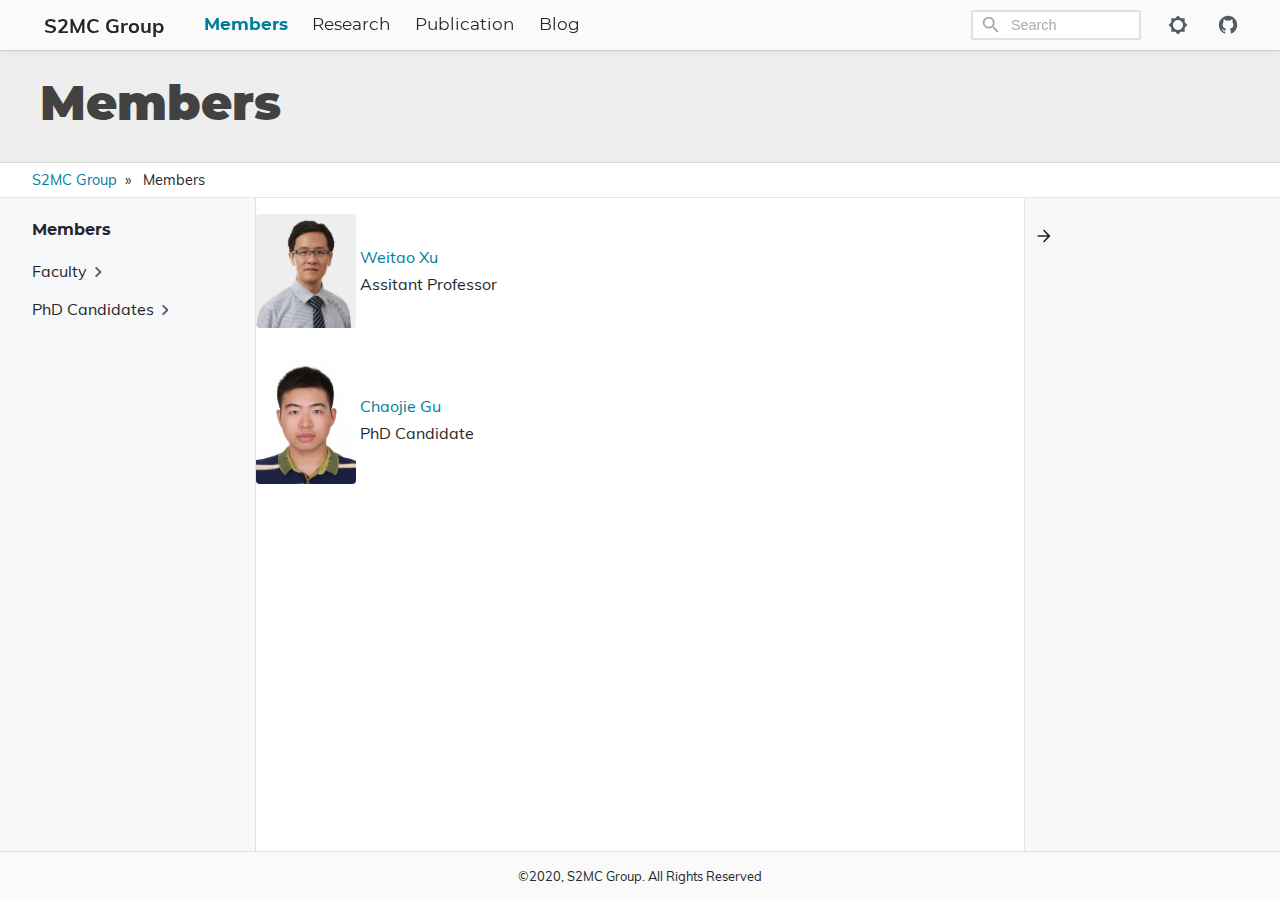
<file: member/index.html>
<!DOCTYPE html>
<html lang="en" dir="ltr">

<head>
    <meta charset="utf-8">
    <meta name="viewport" content="width=device-width, initial-scale=1">
    <title>Members – S2MC Group</title>
    


<script src="/js/enquire.min.dfb99dee1e029d51d6cfb672d847929890b1585402de17f5ed092edd72a688b4.js"></script>

<script defer src="/js/fuse.min.94c78ad70b02749822921660cf4e9f0b3701bc0680c421afb784a78228de0275.js"></script>

<script defer src="/js/lazysizes.min.31dd6a2d3a1ec0f78a8df007535cf23f03aeb5c70f026e6d6a19dac3b3acc340.js"></script>

<script defer src="/js/helper/getParents.min.1618c696be7c98933f9a92677f518b512a74e55bdbb976b09936b4182e93181b.js"></script>

<script defer src="/js/helper/fadeinout.min.93a331f96194789a542f33690bbe4f0c102c7e78ffc018217f5a1c33010bad91.js"></script>

<script>
  "use strict";

  
  var languagedir = JSON.parse("\"ltr\"");

  window.onload = function() {

    
    var toggleSidebarElem = document.getElementById("toggle-sidebar");
    var tocBodyElem = document.querySelector('.toc__body');
    var tocLabelElem = document.querySelector('.toc__label');
    var listMainElem = document.getElementById('list-main');
    var listSideElem = document.getElementById('list-side');
    var sliderIcons = document.querySelectorAll('.slider__icon');

    toggleSidebarElem ?
      toggleSidebarElem.addEventListener('change', function (e) {
        if (e.target.checked) {
          if (tocBodyElem) {
            fadeIn(tocBodyElem, 200);
          }
          if (tocLabelElem) {
            fadeIn(tocLabelElem, 200);
          }
          if (listMainElem && listSideElem) {
            listMainElem.className = 'm';
            listSideElem.className = 'r';
          }

          sliderIcons && sliderIcons.forEach(function (elem) {
            if (elem.classList.contains('hide')) {
              elem.classList.remove('hide');
            } else {
              elem.classList.add('hide');
            }
          });

        } else {
          if (tocBodyElem) {
            fadeOut(tocBodyElem, 200);
          }
          if (tocLabelElem) {
            fadeOut(tocLabelElem, 200);
          }
          if (listMainElem && listSideElem) {
            listMainElem.className = 'mr';
            listSideElem.className = 'hide';
          }

          sliderIcons && sliderIcons.forEach(function (elem) {
            if (elem.classList.contains('hide')) {
              elem.classList.remove('hide');
            } else {
              elem.classList.add('hide');
            }
          });
        }
      }) : null;
    

    
    var navCollapseBtn = document.getElementById('navCollapseBtn');
    navCollapseBtn ? navCollapseBtn.addEventListener('click', function(e) {
      var navCollapse = document.querySelector('.navbar__collapse');
      
      if (navCollapse) {
        var dataOpen = navCollapse.getAttribute('data-open');

        if (dataOpen === 'true') {
          navCollapse.setAttribute('data-open', 'false');
          navCollapse.style.maxHeight = 0;
        } else {
          navCollapse.setAttribute('data-open', 'true');
          navCollapse.style.maxHeight = navCollapse.scrollHeight + "px";
        }
      }
    }) : null;
    


    
    var expandBtn = document.querySelectorAll('.expand__button');

    for (let i = 0; i < expandBtn.length; i++) {
      expandBtn[i].addEventListener("click", function () {
        var content = this.nextElementSibling;
        if (content.style.maxHeight) {
          content.style.maxHeight = null;
          this.querySelector('svg').classList.add('expand-icon__right');
          this.querySelector('svg').classList.remove('expand-icon__down');
        } else {
          content.style.maxHeight = content.scrollHeight + "px";
          this.querySelector('svg').classList.remove('expand-icon__right');
          this.querySelector('svg').classList.add('expand-icon__down');
        }
      });
    }
    

    
    
    var root = document.getElementById('root');
    var toggleToLightBtn = document.getElementById('toggleToLight');
    var toggleToDarkBtn = document.getElementById('toggleToDark');

    toggleToDark.onclick = function(e) {
      root.className = 'theme__dark';
      localStorage.setItem('theme', 'dark');
      toggleToLightBtn.className = 'navbar__icons--icon';
      toggleToDarkBtn.className = 'hide';
    }

    toggleToLight.onclick = function (e) {
      root.className = 'theme__light';
      localStorage.setItem('theme', 'light');
      toggleToLightBtn.className = 'hide';
      toggleToDarkBtn.className = 'navbar__icons--icon';
    }


    
    document.querySelectorAll('.menu__list').forEach(function(elem) {
      if (elem.classList.contains('active')) {
        elem.style.maxHeight = elem.scrollHeight + "px"; 
      }
    });
    
    document.querySelectorAll('.menu__title--collapse').forEach(function(elem) {
      elem.addEventListener('click', function (e) {
        var content = this.nextElementSibling;
        var menuTitleIcon = this.querySelector('.menu__title--icon');
        if (!content) {
          return null;
        }

        var parent = elem.parentNode;
        while (parent.classList.contains('menu__list') && parent.classList.contains('active')) {
          console.log('parent');
          parent.style.maxHeight = 100 * parent.children.length + "px";
          parent = parent.parentNode;
        }

        if (content.style.maxHeight) {
          console.log('null');
          content.style.maxHeight = null;
          content.classList.remove('active');
          menuTitleIcon.classList.add('right');
          
          if (languagedir === 'rtl') {
            menuTitleIcon.classList.remove('downrtl');
          } else {
            menuTitleIcon.classList.remove('down');
          }
        } else {
          console.log('scrollHeight');
          content.style.maxHeight = content.scrollHeight + "px";
          content.classList.add('active');
          menuTitleIcon.classList.remove('right');
          
          if (languagedir === 'rtl') {
            menuTitleIcon.classList.add('downrtl');
          } else {
            menuTitleIcon.classList.add('down');
          }
        }
      });
    });
    


    
    var mobileLogo = document.getElementById('mobileLogo');
    var modal = document.getElementById("myModal");
    var drawer = document.getElementById('myDrawer');
    var drawerCloseBtn = document.querySelector('.drawer__close');

    var openDrawer = function() {
      modal.style.opacity = 1;

      if (languagedir === 'rtl') {
        modal.style.right = 0;
        drawer.style.right = 0;
      } else {
        modal.style.left = 0;
        drawer.style.left = 0;
      }
    }

    var closeDrawer = function() {
      modal.style.opacity = 0;

      if (languagedir === 'rtl') {
        drawer.style.right = '-100%';
      } else {
        drawer.style.left = '-100%';
      }

      
      setTimeout(function () {
        if (languagedir === 'rtl') {
          modal.style.right = '-100%';
        } else {
          modal.style.left = '-100%';
        }
      }, 250);
    }

    mobileLogo.onclick = function () {
      openDrawer();
      localStorage.setItem('isDrawerOpen', 'true');
    }

    modal.onclick = function () {
      closeDrawer();
      localStorage.setItem('isDrawerOpen', 'false');
    }

    drawerCloseBtn.onclick = function () {
      closeDrawer();
      localStorage.setItem('isDrawerOpen', 'false');
    }
  


  
    var lastScrollTop = window.pageYOffset || document.documentElement.scrollTop;
    var tocElem = document.querySelector('.toc');
    var tableOfContentsElem = tocElem ? tocElem.querySelector('#TableOfContents') : null;
    var singleContentsElem = document.querySelector('.single__contents');
    var dataBGImgs = document.querySelectorAll('div[data-bgimg]');

    
    var tocLevels = JSON.parse("null");

    if (tocLevels) {
      tocLevels = tocLevels.toString();
    } else {
      tocLevels = "h1, h2, h3, h4, h5, h6";
    }

    
    var isLandingBgImg = JSON.parse("null");
    
    var isHome = JSON.parse("false");

    function setNavbarBG(scrollTop) {
      if (isHome && isLandingBgImg && Object.keys(isLandingBgImg).length) {
        if (isLandingBgImg.height <= scrollTop) {
          dataBGImgs.forEach(function(elem) {
            elem.setAttribute('data-bgimg', 'false');
          });
        } else {
          dataBGImgs.forEach(function (elem) {
            elem.setAttribute('data-bgimg', 'true');
          });
        }
      }
    }
    setNavbarBG(lastScrollTop);

    window.onscroll = function () {
      var st = window.pageYOffset || document.documentElement.scrollTop;
      if (st > lastScrollTop) { 
        singleContentsElem ? 
        singleContentsElem.querySelectorAll(tocLevels.toString()).forEach(function(elem) {
          if (document.documentElement.scrollTop >= elem.offsetTop) {
            if (tableOfContentsElem) {
              var id = elem.getAttribute('id');
              tocElem.querySelectorAll('a').forEach(function (elem) {
                elem.classList.remove('active');
              });
              tocElem.querySelector('a[href="#' + id + '"]') ? 
              tocElem.querySelector('a[href="#' + id + '"]').classList.add('active') : null;
            }
          }
        }) : null;
        setNavbarBG(st);
      } else { 
        singleContentsElem ? 
        singleContentsElem.querySelectorAll(tocLevels.toString()).forEach(function(elem) {
          if (document.documentElement.scrollTop >= elem.offsetTop) {
            if (tableOfContentsElem) {
              var id = elem.getAttribute('id');
              tocElem.querySelectorAll('a').forEach(function (elem) {
                elem.classList.remove('active');
              });
              tocElem.querySelector('a[href="#' + id + '"]') ? 
              tocElem.querySelector('a[href="#' + id + '"]').classList.add('active') : null;
            }
          }
        }) : null;
        setNavbarBG(st);
      }
      lastScrollTop = st <= 0 ? 0 : st;
    };
    



    
    var mobileSearchInputElem = document.querySelector('#search-mobile');
    var mobileSearchClassElem = document.querySelector('.mobile-search');
    var mobileSearchBtnElem = document.querySelector('#mobileSearchBtn');
    var mobileSearchCloseBtnElem = document.querySelector('#search-mobile-close');
    var mobileSearchContainer = document.querySelector('#search-mobile-container');
    var mobileSearchResultsElem = document.querySelector('#search-mobile-results');
    var htmlElem = document.querySelector('html');

    if (mobileSearchClassElem) {
      mobileSearchClassElem.style.display = 'none';
    }

    mobileSearchBtnElem ? 
    mobileSearchBtnElem.addEventListener('click', function () {
      if (mobileSearchContainer) {
        mobileSearchContainer.style.display = 'block';
      }

      if (mobileSearchInputElem) {
        mobileSearchInputElem.focus();
      }

      if (htmlElem) {
        htmlElem.style.overflowY = 'hidden';
      }
    }) : null;

    mobileSearchCloseBtnElem ? 
    mobileSearchCloseBtnElem.addEventListener('click', function() {
      if (mobileSearchContainer) {
        mobileSearchContainer.style.display = 'none';
      }

      if (mobileSearchInputElem) {
        mobileSearchInputElem.value = '';
      }
      
      if (mobileSearchResultsElem) {
        while (mobileSearchResultsElem.firstChild) {
          mobileSearchResultsElem.removeChild(mobileSearchResultsElem.firstChild);
        }
      }

      if (htmlElem) {
        htmlElem.style.overflowY = 'visible';
      }
    }) : null;

    mobileSearchInputElem ? 
    mobileSearchInputElem.addEventListener('keydown', function(e) {
      if (e.key === 'Escape') {
        if (mobileSearchContainer) {
          mobileSearchContainer.style.display = 'none';
        }
        
        if (mobileSearchInputElem) {
          mobileSearchInputElem.value = '';
        }

        if (mobileSearchResultsElem) {
          while (mobileSearchResultsElem.firstChild) {
            mobileSearchResultsElem.removeChild(mobileSearchResultsElem.firstChild);
          }
        }
        if (htmlElem) {
          htmlElem.style.overflowY = 'visible';
        }
      }
    }) : null;
  


  
    var localTheme = localStorage.getItem('theme');
    var rootEleme = document.getElementById('root');
    var selectThemeElem = document.querySelectorAll('.select-theme');
    var selectThemeItemElem = document.querySelectorAll('.select-theme__item');
    
    if (localTheme) {
      selectThemeItemElem ? 
      selectThemeItemElem.forEach(function (elem) {
        if (elem.text.trim() === localTheme) {
          elem.classList.add('is-active');
        } else {
          elem.classList.remove('is-active');
        }
      }) : null;
    }

    selectThemeItemElem ? 
    selectThemeItemElem.forEach(function (v, i) {
      v.addEventListener('click', function (e) {
        var selectedThemeVariant = e.target.text.trim();
        localStorage.setItem('theme', selectedThemeVariant);

        rootEleme.removeAttribute('class');
        rootEleme.classList.add(`theme__${selectedThemeVariant}`);
        selectThemeElem.forEach(function(rootElem) {
          rootElem.querySelectorAll('a').forEach(function (elem) {
            if (elem.classList) {
              if (elem.text.trim() === selectedThemeVariant) {
                if (!elem.classList.contains('is-active')) {
                  elem.classList.add('is-active');
                }
              } else {
                if (elem.classList.contains('is-active')) {
                  elem.classList.remove('is-active');
                }
              }
            }
          });
        });

        if (window.mermaid) {
          if (selectedThemeVariant === "dark" || selectedThemeVariant === "hacker") {
            mermaid.initialize({ theme: 'dark' });
            location.reload();
          } else {
            mermaid.initialize({ theme: 'default' });
            location.reload();
          }
        }

        var utterances = document.querySelector('iframe');
        if (utterances) {
          utterances.contentWindow.postMessage({
            type: 'set-theme',
            theme: selectedThemeVariant === "dark" || selectedThemeVariant === "hacker" ? 'photon-dark' : selectedThemeVariant === 'kimbie' ? 'github-dark-orange' : 'github-light',
          }, 'https://utteranc.es');
        }
      });
    }) : null;
  


  
    
    var searchURL = JSON.parse("\"https://ntuiot.xyz/\"");
    var searchResults = null;
    var searchMenu = null;
    var searchText = null;
    
    
    var enableSearchHighlight = JSON.parse("true");
    
    var enableSearch = JSON.parse("true");

    var fuse = null;

    if (enableSearch) {
      (function initFuse() {
        var xhr = new XMLHttpRequest();
        xhr.open('GET', searchURL + "index.json");
        xhr.setRequestHeader('Content-Type', 'application/json; charset=utf-8');
        xhr.onload = function () {
          if (xhr.status === 200) {
            fuse = new Fuse(JSON.parse(xhr.response.toString('utf-8')), {
              keys: ['title', 'description', 'content'],
              includeMatches: enableSearchHighlight,
              shouldSort: true,
              threshold: 0.4,
              location: 0,
              distance: 100,
              maxPatternLength: 32,
              minMatchCharLength: 1,
            });
          }
          else {
            console.error(`[${xhr.status}]Error:`, xhr.statusText);
          }
        };
        xhr.send();
      })();
    }
    
    function makeLi(ulElem, obj) {
      var li = document.createElement('li');
      li.className = 'search-result__item';
      
      var a = document.createElement('a');
      a.innerHTML = obj.title;
      a.setAttribute('class', 'search-result__item--title');
      a.setAttribute('href', obj.permalink);

      var descDiv = document.createElement('div');
      descDiv.setAttribute('class', 'search-result__item--desc');
      if (obj.description) {
        descDiv.innerHTML = obj.description;
      } else if (obj.content) {
        descDiv.innerHTML = obj.content.substring(0, 80);
      }
      
      li.appendChild(a);
      li.appendChild(descDiv);
      ulElem.appendChild(li);
    }

    function makeHighlightLi(ulElem, obj) {
      var li = document.createElement('li');
      li.className = 'search-result__item';
      var descDiv = null;

      var a = document.createElement('a');
      a.innerHTML = obj.item.title;
      a.setAttribute('class', 'search-result__item--title');
      a.setAttribute('href', obj.item.uri);

      if (obj.matches && obj.matches.length) {
        for (var i = 0; i < obj.matches.length; i++) {
          if ('title' === obj.matches[i].key) {
            a = document.createElement('a');
            a.innerHTML = generateHighlightedText(obj.matches[i].value, obj.matches[i].indices);
            a.setAttribute('class', 'search-result__item--title');
            a.setAttribute('href', obj.item.uri);
          }
          
          if ('description' === obj.matches[i].key) {
            descDiv = document.createElement('div');
            descDiv.setAttribute('class', 'search-result__item--desc');
            descDiv.innerHTML = generateHighlightedText(obj.item.description, obj.matches[i].indices);
          } else if ('content' === obj.matches[i].key) {
            if (!descDiv) {
              descDiv = document.createElement('div');
              descDiv.setAttribute('class', 'search-result__item--desc');
              descDiv.innerHTML = generateHighlightedText(obj.item.content.substring(0, 80), obj.matches[i].indices);
            }
          } else {
            if (obj.item.description) {
              descDiv = document.createElement('div');
              descDiv.setAttribute('class', 'search-result__item--desc');
              descDiv.innerHTML = obj.item.description;
            } else {
              descDiv = document.createElement('div');
              descDiv.setAttribute('class', 'search-result__item--desc');
              descDiv.innerHTML = obj.item.content.substring(0, 80);
            }
          }
        }

        li.appendChild(a);
        if (descDiv) {
          li.appendChild(descDiv);
        }
        if (li) {
          ulElem.appendChild(li);
        }
      }
    }

    function renderSearchResults(searchText, results) {
      searchResults = document.getElementById('search-results');
      searchMenu = document.getElementById('search-menu');
      searchResults.setAttribute('class', 'dd is-active');
      
      var ul = document.createElement('ul');
      ul.setAttribute('class', 'dd-content search-content');

      if (results.length) {
        results.forEach(function (result) {
          var li = document.createElement('li');
          var a = document.createElement('a');
          a.setAttribute('href', result.uri);
          a.setAttribute('class', 'dd-item');
          a.appendChild(li);

          var titleDiv = document.createElement('div');
          titleDiv.innerHTML = result.title;
          titleDiv.setAttribute('class', 'search-result__item--title');

          var descDiv = document.createElement('div');
          descDiv.setAttribute('class', 'search-result__item--desc');
          if (result.description) {
            descDiv.innerHTML = result.description;
          } else if (result.content) {
            descDiv.innerHTML = result.content.substring(0, 80);
          }

          li.appendChild(titleDiv);
          li.appendChild(descDiv);
          ul.appendChild(a);
        });
      } else {
        var li = document.createElement('li');
        li.setAttribute('class', 'dd-item');
        li.innerText = 'No results found';
        ul.appendChild(li);
      }

      while (searchMenu.hasChildNodes()) {
        searchMenu.removeChild(
          searchMenu.lastChild
        );
      }
      
      searchMenu.appendChild(ul);
    }

    function renderSearchHighlightResults(searchText, results) {
      searchResults = document.getElementById('search-results');
      searchMenu = document.getElementById('search-menu');
      searchResults.setAttribute('class', 'dd is-active');

      var ul = document.createElement('ul');
      ul.setAttribute('class', 'dd-content search-content');

      if (results.length) {
        results.forEach(function (result) {
          var li = document.createElement('li');
          var a = document.createElement('a');
          var descDiv = null;

          a.setAttribute('href', result.item.uri);
          a.setAttribute('class', 'dd-item');
          a.appendChild(li);

          var titleDiv = document.createElement('div');
          titleDiv.innerHTML = result.item.title;
          titleDiv.setAttribute('class', 'search-result__item--title');
          
          if (result.matches && result.matches.length) {
            for (var i = 0; i < result.matches.length; i++) {
              if ('title' === result.matches[i].key) {
                titleDiv.innerHTML = generateHighlightedText(result.matches[i].value, result.matches[i].indices);
              }

              if ('description' === result.matches[i].key) {
                descDiv = document.createElement('div');
                descDiv.setAttribute('class', 'search-result__item--desc');
                descDiv.innerHTML = generateHighlightedText(result.item.description, result.matches[i].indices);
              } else if ('content' === result.matches[i].key) {
                if (!descDiv) {
                  descDiv = document.createElement('div');
                  descDiv.setAttribute('class', 'search-result__item--desc');
                  descDiv.innerHTML = generateHighlightedText(result.item.content.substring(0, 80), result.matches[i].indices);
                }
              } else {
                if (result.item.description) {
                  descDiv = document.createElement('div');
                  descDiv.setAttribute('class', 'search-result__item--desc');
                  descDiv.innerHTML = result.item.description;
                } else {
                  descDiv = document.createElement('div');
                  descDiv.setAttribute('class', 'search-result__item--desc');
                  descDiv.innerHTML = result.item.content.substring(0, 80);
                }
              }
            }
            
            li.appendChild(titleDiv);
            if (descDiv) {
              li.appendChild(descDiv);
            }
            ul.appendChild(a);
          }
        });
      } else {
        var li = document.createElement('li');
        li.setAttribute('class', 'dd-item');
        li.innerText = 'No results found';
        ul.appendChild(li);
      }

      while (searchMenu.hasChildNodes()) {
        searchMenu.removeChild(
          searchMenu.lastChild
        );
      }
      searchMenu.appendChild(ul);
    }

    function renderSearchResultsMobile(searchText, results) {
      searchResults = document.getElementById('search-mobile-results');

      var content = document.createElement('div');
      content.setAttribute('class', 'mobile-search__content');

      if (results.length > 0) {
        results.forEach(function (result) {
          var item = document.createElement('a');
          item.setAttribute('href', result.uri);
          item.innerHTML = '<div class="mobile-search__item"><div class="mobile-search__item--title">📄 ' + result.title + '</div><div class="mobile-search__item--desc">' + (result.description ? result.description : result.content) + '</div></div>';
          content.appendChild(item);
        });
      } else {
        var item = document.createElement('span');
        content.appendChild(item);
      }

      let wrap = document.getElementById('search-mobile-results');
      while (wrap.firstChild) {
        wrap.removeChild(wrap.firstChild)
      }
      searchResults.appendChild(content);      
    }

    function renderSearchHighlightResultsMobile(searchText, results) {
      searchResults = document.getElementById('search-mobile-results');

      var ul = document.createElement('div');
      ul.setAttribute('class', 'mobile-search__content');

      if (results.length) {
        results.forEach(function (result) {
          var li = document.createElement('li');
          var a = document.createElement('a');
          var descDiv = null;

          a.setAttribute('href', result.item.uri);
          a.appendChild(li);
          li.setAttribute('class', 'mobile-search__item');

          var titleDiv = document.createElement('div');
          titleDiv.innerHTML = result.item.title;
          titleDiv.setAttribute('class', 'mobile-search__item--title');
          
          if (result.matches && result.matches.length) {
            for (var i = 0; i < result.matches.length; i++) {
              if ('title' === result.matches[i].key) {
                titleDiv.innerHTML = generateHighlightedText(result.matches[i].value, result.matches[i].indices);
              }

              if ('description' === result.matches[i].key) {
                descDiv = document.createElement('div');
                descDiv.setAttribute('class', 'mobile-search__item--desc');
                descDiv.innerHTML = generateHighlightedText(result.item.description, result.matches[i].indices);
              } else if ('content' === result.matches[i].key) {
                if (!descDiv) {
                  descDiv = document.createElement('div');
                  descDiv.setAttribute('class', 'mobile-search__item--desc');
                  descDiv.innerHTML = generateHighlightedText(result.item.content.substring(0, 150), result.matches[i].indices);
                }
              } else {
                if (result.item.description) {
                  descDiv = document.createElement('div');
                  descDiv.setAttribute('class', 'mobile-search__item--desc');
                  descDiv.innerHTML = result.item.description;
                } else {
                  descDiv = document.createElement('div');
                  descDiv.setAttribute('class', 'mobile-search__item--desc');
                  descDiv.innerHTML = result.item.content.substring(0, 150);
                }
              }
            }
            
            li.appendChild(titleDiv);
            if (descDiv) {
              li.appendChild(descDiv);
            }
            ul.appendChild(a);
          }
        });
      } else {
        var item = document.createElement('span');
        ul.appendChild(item);
      }

      let wrap = document.getElementById('search-mobile-results');
      while (wrap.firstChild) {
        wrap.removeChild(wrap.firstChild)
      }
      searchResults.appendChild(ul);
    }

    function generateHighlightedText(text, regions) {
      if (!regions) {
        return text;
      }

      var content = '', nextUnhighlightedRegionStartingIndex = 0;

      regions.forEach(function(region) {
        if (region[0] === region[1]) {
          return null;
        }
        
        content += '' +
          text.substring(nextUnhighlightedRegionStartingIndex, region[0]) +
          '<span class="search__highlight">' +
            text.substring(region[0], region[1] + 1) +
          '</span>' +
        '';
        nextUnhighlightedRegionStartingIndex = region[1] + 1;
      });

      content += text.substring(nextUnhighlightedRegionStartingIndex);

      return content;
    };

    var searchElem = document.getElementById('search');
    var searchMobile = document.getElementById('search-mobile');
    var searchResultsContainer = document.getElementById('search-results');

    searchElem ? 
    searchElem.addEventListener('input', function(e) {
      if (!e.target.value | window.innerWidth < 770) {
        searchResultsContainer ? searchResultsContainer.setAttribute('class', 'dd') : null;
        return null;
      }

      searchText = e.target.value;
      var results = fuse.search(e.target.value);

      if (enableSearchHighlight) {
        renderSearchHighlightResults(searchText, results);
      } else {
        renderSearchResults(searchText, results);
      }

      var dropdownItems = searchResultsContainer.querySelectorAll('.dd-item');
      dropdownItems ? dropdownItems.forEach(function (item) {
        item.addEventListener('mousedown', function (e) {
          console.log('mousedown');
          e.target.click();
        });
      }) : null;
    }) : null;

    searchElem ? 
    searchElem.addEventListener('blur', function() {
      if (window.innerWidth < 770) {
        return null;
      }
      searchResultsContainer ? searchResultsContainer.setAttribute('class', 'dd') : null;
    }) : null;

    searchElem ? 
    searchElem.addEventListener('click', function(e) {
      if (window.innerWidth < 770) {
        return null;
      }
      if (!e.target.value) {
        searchResultsContainer ? searchResultsContainer.setAttribute('class', 'dd') : null;
        return null;
      }

      searchText = e.target.value;
      var results = fuse.search(e.target.value);

      if (enableSearchHighlight) {
        renderSearchHighlightResults(searchText, results);
      } else {
        renderSearchResults(searchText, results);
      }

      var dropdownItems = searchResultsContainer.querySelectorAll('.dd-item');
      dropdownItems ? dropdownItems.forEach(function (item) {
        item.addEventListener('mousedown', function (e) {
          console.log('mousedown');
          e.target.click();
        });
      }) : null;
    }) : null;

    var searchMenuElem = document.getElementById("search-menu");
    var activeItem = document.querySelector('#search-menu .dd-item.is-active');
    var activeIndex = null;
    var items = null;
    var searchContainerMaxHeight = 350;

    searchElem ? 
    searchElem.addEventListener('keydown', function(e) {
      if (window.innerWidth < 770) {
        return null;
      }

      var items = document.querySelectorAll('#search-menu .dd-item');
      
      if (e.key === 'ArrowDown') {
        if (activeIndex === null) {
          activeIndex = 0;
          items[activeIndex].classList.remove('is-active');
        } else {
          items[activeIndex].classList.remove('is-active');
          activeIndex = activeIndex === items.length - 1 ? 0 : activeIndex + 1;
        }
        items[activeIndex].classList.add('is-active');

        let overflowedPixel = items[activeIndex].offsetTop + items[activeIndex].clientHeight - searchContainerMaxHeight;
        if (overflowedPixel > 0) {
          document.querySelector(".search-content").scrollTop += items[activeIndex].getBoundingClientRect().height;
        } else if (activeIndex === 0) {
          document.querySelector(".search-content").scrollTop = 0;
        }
      } else if (e.key === 'ArrowUp') {
        if (activeIndex === null) {
          activeIndex = items.length - 1;
          items[activeIndex].classList.remove('is-active');
        } else {
          items[activeIndex].classList.remove('is-active');
          activeIndex = activeIndex === 0 ? items.length - 1 : activeIndex - 1;
        }
        items[activeIndex].classList.add('is-active');
        
        let overflowedPixel = items[activeIndex].offsetTop + items[activeIndex].clientHeight - searchContainerMaxHeight;
        if (overflowedPixel < 0) {
          document.querySelector(".search-content").scrollTop -= items[activeIndex].getBoundingClientRect().height;
        } else {
          document.querySelector(".search-content").scrollTop = overflowedPixel + items[activeIndex].getBoundingClientRect().height;
        }
      } else if (e.key === 'Enter') {
        var currentItemLink = items[activeIndex].getAttribute('href');
        if (currentItemLink) {
          location.href = currentItemLink;
        }
      } else if (e.key === 'Escape') {
        e.target.value = null;
        if (searchResults) {
          searchResults.classList.remove('is-active');
        }
      }
    }) : null;

    searchMobile ? 
    searchMobile.addEventListener('input', function(e) {
      if (!e.target.value) {
        let wrap = document.getElementById('search-mobile-results');
        while (wrap.firstChild) {
          wrap.removeChild(wrap.firstChild);
        }
        return null;
      }

      searchText = e.target.value;
      var results = fuse.search(e.target.value);
      
      if (enableSearchHighlight) {
        renderSearchHighlightResultsMobile(searchText, results);
      } else {
        renderSearchResultsMobile(searchText, results);
      }

      var dropdownItems = searchResultsContainer.querySelectorAll('.dd-item');
      dropdownItems ? dropdownItems.forEach(function (item) {
        item.addEventListener('mousedown', function (e) {
          console.log('mousedown');
          e.target.click();
        });
      }) : null;
    }) : null;
  
  }
</script>
    


<link rel="stylesheet" href="/css/main.min.css">


    <link rel="alternate" type="application/rss&#43;xml" title="RSS" href="/member/index.xml">
<meta name="description" content="test doc index" />
<meta name="keywords" content="">
<meta name="created" content="2020-01-11T14:09:21&#43;0900">
<meta name="modified" content="2020-01-11T14:09:21&#43;0900">


<meta property="og:site_name" content="S2MC Group">
<meta property="og:title" content="Members">
<meta property="og:url" content="">
<meta property="og:type" content="website">

<meta name="generator" content="Hugo 0.74.3" />
<meta name="msapplication-TileColor" content="#ffffff">
<meta name="theme-color" content="#ffffff">
<link rel="canonical" href="">
<link rel="manifest" href="/manifest.json">

  <link rel="apple-touch-icon" sizes="57x57" href="/favicon/apple-icon-57x57.png">
  <link rel="apple-touch-icon" sizes="60x60" href="/favicon/apple-icon-60x60.png">
  <link rel="apple-touch-icon" sizes="72x72" href="/favicon/apple-icon-72x72.png">
  <link rel="apple-touch-icon" sizes="76x76" href="/favicon/apple-icon-76x76.png">
  <link rel="apple-touch-icon" sizes="114x114" href="/favicon/apple-icon-114x114.png">
  <link rel="apple-touch-icon" sizes="120x120" href="/favicon/apple-icon-120x120.png">
  <link rel="apple-touch-icon" sizes="144x144" href="/favicon/apple-icon-144x144.png">
  <link rel="apple-touch-icon" sizes="152x152" href="/favicon/apple-icon-152x152.png">
  <link rel="apple-touch-icon" sizes="180x180" href="/favicon/apple-icon-180x180.png">
  <link rel="icon" type="image/png" sizes="192x192" href="/favicon/android-icon-192x192.png">
  <link rel="icon" type="image/png" sizes="192x192" href="/favicon/android-icon-512x512.png">
  <link rel="icon" type="image/png" sizes="32x32" href="/favicon/favicon-32x32.png">
  <link rel="icon" type="image/png" sizes="96x96" href="/favicon/favicon-96x96.png">
  <link rel="icon" type="image/png" sizes="16x16" href="/favicon/favicon-16x16.png">
  <meta name="msapplication-TileColor" content="#ffffff">
  <meta name="msapplication-TileImage" content="/ms-icon-144x144.png">

    <script type="application/ld+json">
  {
    "@context": "https://schema.org",
    "@type": "WebPage",
    "url" : "https://ntuiot.xyz/member/",
    "name": "Members",
    "description": "test doc index",
    "mainEntityOfPage": {
      "@type": "WebPage",
      "@id": "https://ntuiot.xyz/"
    },
    "publisher": {
      "@type": "Organization",
      "name": "S2MC Group",
      "url": "https://ntuiot.xyz/"
    }
  }
</script>

    

</head>

<body id="root" class="theme__light">
    <script>
        var localTheme = localStorage.getItem('theme');
        if (localTheme) {
            document.getElementById('root').className = `theme__${localTheme}`;
        }        
    </script>
    
    <div id="container">
        <div id="myDrawer" class="drawer" style="">
  <div class="drawer__header">
    <a href="../index.html" class="drawer__header--text">
      S2MC Group
    </a>
    <div class="grow"></div>
    <div class="drawer__close">
      <svg xmlns="http://www.w3.org/2000/svg" width="22" height="22" viewBox="0 0 24 24"><path fill="none" d="M0 0h24v24H0V0z"/><path fill="currentColor" d="M18.3 5.71c-.39-.39-1.02-.39-1.41 0L12 10.59 7.11 5.7c-.39-.39-1.02-.39-1.41 0-.39.39-.39 1.02 0 1.41L10.59 12 5.7 16.89c-.39.39-.39 1.02 0 1.41.39.39 1.02.39 1.41 0L12 13.41l4.89 4.89c.39.39 1.02.39 1.41 0 .39-.39.39-1.02 0-1.41L13.41 12l4.89-4.89c.38-.38.38-1.02 0-1.4z"/></svg>
    </div>
  </div>

  <div class="drawer__body">
    <div class="menu">
  <h6 class="menu__label">
    
      Members
    
  </h6>
</div>



<script>
  var menuTitle = document.querySelectorAll('.menu__title');
  var modal = document.getElementById("myModal");
  var drawer = document.getElementById('myDrawer');

  var closeDrawer = function () {
    setTimeout(function () {
      modal.style.opacity = 0;
      drawer.style.left = '-100%';
      modal.style.left = '-100%';
    }, 250);
  }

  menuTitle ? 
  menuTitle.forEach(function(elem) {
    elem.onclick = function() {
      closeDrawer();
      localStorage.setItem('isDrawerOpen', 'false');
    }
  }) : null;
</script>
  </div>
</div>
<div id="myModal" class="modal" style=""></div>

<script>
  var isDrawerOpen = localStorage.getItem('isDrawerOpen');
  var modal = document.getElementById("myModal");
  var drawer = document.getElementById('myDrawer');
  
  
  var languagedir = JSON.parse("\"ltr\"");

  var openDrawer = function () {
    modal.style.opacity = 1;
    
    if (languagedir === "rtl") {
      modal.style.right = 0;
      drawer.style.right = 0;
    } else {
      modal.style.left = 0;
      drawer.style.left = 0;
    }
  }

  if (isDrawerOpen && isDrawerOpen === 'true') {
    openDrawer();
  }
</script>
        
<nav class="nav">
  <div class="navbar__wrapper" data-bgimg="false">
    <div class="divider">
      <div class="navbar lmr">
        <div id="siteLogo" class="navbar__logo--wrapper">
  
    &nbsp;&nbsp;
  
  
    <a href="../index.html" title="" rel="home" class="navbar__logo--text-link">
      <h6 class="navbar__logo--text" data-bgimg="false">S2MC Group</h6>
    </a>
  
</div>
        
        <div class="navbar__menu--wrapper">
          <div id="tabletLogo" class="hide">
  
    <a href="../index.html" rel="home" class="navbar__logo--link">
      <div class="navbar__icons--icon">
        <svg xmlns="http://www.w3.org/2000/svg" width="25" height="25" viewBox="0 0 24 24"><path fill="none" d="M0 0h24v24H0V0z"/><path fill="currentColor" d="M10 19v-5h4v5c0 .55.45 1 1 1h3c.55 0 1-.45 1-1v-7h1.7c.46 0 .68-.57.33-.87L12.67 3.6c-.38-.34-.96-.34-1.34 0l-8.36 7.53c-.34.3-.13.87.33.87H5v7c0 .55.45 1 1 1h3c.55 0 1-.45 1-1z"/></svg>
      </div>
    </a>
  
</div>
          <div id="mobileLogo" class="hide">
  <a href="#" class="navbar__logo--link">
    <div class="navbar__icons--icon">
      <svg xmlns="http://www.w3.org/2000/svg" width="25" height="25" viewBox="0 0 24 24"><path fill="none" d="M0 0h24v24H0V0z"/><path fill="currentColor" d="M4 18h16c.55 0 1-.45 1-1s-.45-1-1-1H4c-.55 0-1 .45-1 1s.45 1 1 1zm0-5h16c.55 0 1-.45 1-1s-.45-1-1-1H4c-.55 0-1 .45-1 1s.45 1 1 1zM3 7c0 .55.45 1 1 1h16c.55 0 1-.45 1-1s-.45-1-1-1H4c-.55 0-1 .45-1 1z"/></svg>
    </div>
  </a>
</div>
          <span id="navMenuMobile" class="hide">
  <button id="navCollapseBtn" class="navbar__dropdown--title" aria-label="Section Menu" data-dir="ltr">
    
      member
    
    <svg xmlns="http://www.w3.org/2000/svg" width="20" height="20" viewBox="0 0 24 24"><path fill="currentColor" d="M8.12 9.29L12 13.17l3.88-3.88c.39-.39 1.02-.39 1.41 0 .39.39.39 1.02 0 1.41l-4.59 4.59c-.39.39-1.02.39-1.41 0L6.7 10.7c-.39-.39-.39-1.02 0-1.41.39-.38 1.03-.39 1.42 0z"/></svg>
  </button>
  <div class="navbar__collapse" data-open="false">
  <ul>
    

  
  
  
  
  <li class="navbar__menu--mobile-item active">
    <a href="/member/index.html" class="active">Members</a>
  </li>

  
  
  
  
  <li class="navbar__menu--mobile-item ">
    <a href="/research/index.html" class="">Research</a>
  </li>

  
  
  
  
  <li class="navbar__menu--mobile-item ">
    <a href="/publication/index.html" class="">Publication</a>
  </li>

  
  
  
  
  <li class="navbar__menu--mobile-item ">
    <a href="/blog/index.html" class="">Blog</a>
  </li>

  </ul>
</div>
</span>
          <ul id="navMenu" class="navbar__menu">
            

  
  
  
  
  <li class="navbar__menu--item active">
    <a href="/member/index.html" data-bgimg="false">Members</a>
  </li>

  
  
  
  
  <li class="navbar__menu--item ">
    <a href="/research/index.html" data-bgimg="false">Research</a>
  </li>

  
  
  
  
  <li class="navbar__menu--item ">
    <a href="/publication/index.html" data-bgimg="false">Publication</a>
  </li>

  
  
  
  
  <li class="navbar__menu--item ">
    <a href="/blog/index.html" data-bgimg="false">Blog</a>
  </li>

          </ul>
        </div>
        <div class="grow"></div>
        <div id="siteSearch">
          

<div class="search" data-bgimg="false">
  <span class="icon">
    <svg xmlns="http://www.w3.org/2000/svg" width="22" height="22" fill="currentColor" viewBox="0 0 24 24"><path fill="none" d="M0 0h24v24H0V0z"/><path d="M15.5 14h-.79l-.28-.27c1.2-1.4 1.82-3.31 1.48-5.34-.47-2.78-2.79-5-5.59-5.34-4.23-.52-7.79 3.04-7.27 7.27.34 2.8 2.56 5.12 5.34 5.59 2.03.34 3.94-.28 5.34-1.48l.27.28v.79l4.25 4.25c.41.41 1.08.41 1.49 0 .41-.41.41-1.08 0-1.49L15.5 14zm-6 0C7.01 14 5 11.99 5 9.5S7.01 5 9.5 5 14 7.01 14 9.5 11.99 14 9.5 14z"/></svg>
  </span>
  <input id="search" aria-label="Site Search" class="input" type="text" autocomplete="off" placeholder="Search">
  <div id="search-results" class="dropdown">
    <div id="search-menu" class="dropdown-menu">
    </div>
  </div>
</div>


        </div>
        <div id="mobileSearch" class="hide">
          
<div id="mobileSearchBtn" class="mobile-search__btn">
  <svg xmlns="http://www.w3.org/2000/svg" width="22" height="22" fill="currentColor" viewBox="0 0 24 24"><path fill="none" d="M0 0h24v24H0V0z"/><path d="M15.5 14h-.79l-.28-.27c1.2-1.4 1.82-3.31 1.48-5.34-.47-2.78-2.79-5-5.59-5.34-4.23-.52-7.79 3.04-7.27 7.27.34 2.8 2.56 5.12 5.34 5.59 2.03.34 3.94-.28 5.34-1.48l.27.28v.79l4.25 4.25c.41.41 1.08.41 1.49 0 .41-.41.41-1.08 0-1.49L15.5 14zm-6 0C7.01 14 5 11.99 5 9.5S7.01 5 9.5 5 14 7.01 14 9.5 11.99 14 9.5 14z"/></svg>
</div>

<div id="search-mobile-container" class="mobile-search hide">
  <div class="mobile-search__top">
    <input id="search-mobile" type="text" aria-label="Mobile Search" placeholder="Search..." class="mobile-search__top--input"/>
    <div id="search-mobile-close" class="mobile-search__top--icon">
      <svg xmlns="http://www.w3.org/2000/svg" width="22" height="22" viewBox="0 0 24 24"><path opacity=".87" fill="none" d="M0 0h24v24H0V0z"/><path fill="currentColor" d="M12 2C6.47 2 2 6.47 2 12s4.47 10 10 10 10-4.47 10-10S17.53 2 12 2zm0 18c-4.41 0-8-3.59-8-8s3.59-8 8-8 8 3.59 8 8-3.59 8-8 8zm3.59-13L12 10.59 8.41 7 7 8.41 10.59 12 7 15.59 8.41 17 12 13.41 15.59 17 17 15.59 13.41 12 17 8.41z"/></svg>
    </div>
  </div>
  <div id="search-mobile-results" class="mobile-search__body">
    
  </div>
</div>

        </div>
        <div class="navbar__icons">
  
  
<button id="toggleToDark" class="navbar__icons--icon" aria-label="Toggle to dark mode">
  <svg xmlns="http://www.w3.org/2000/svg" width="20" height="20" viewBox="0 0 24 24"><path d="M0 0h24v24H0z" fill="none" /><path fill="currentColor" d="M20 15.31L23.31 12 20 8.69V4h-4.69L12 .69 8.69 4H4v4.69L.69 12 4 15.31V20h4.69L12 23.31 15.31 20H20v-4.69zM12 18c-3.31 0-6-2.69-6-6s2.69-6 6-6 6 2.69 6 6-2.69 6-6 6z"/></svg>
</button>
<button id="toggleToLight" class="navbar__icons--icon" aria-label="Toggle to light mode">
  <svg xmlns="http://www.w3.org/2000/svg" width="20" height="20" viewBox="0 0 24 24"><path d="M0 0h24v24H0z" fill="none"/><path fill="currentColor" d="M20 8.69V4h-4.69L12 .69 8.69 4H4v4.69L.69 12 4 15.31V20h4.69L12 23.31 15.31 20H20v-4.69L23.31 12 20 8.69zM12 18c-3.31 0-6-2.69-6-6s2.69-6 6-6 6 2.69 6 6-2.69 6-6 6zm0-10c-2.21 0-4 1.79-4 4s1.79 4 4 4 4-1.79 4-4-1.79-4-4-4z"/></svg>
</button>
<script>
  var theme = localStorage.getItem('theme');
  var toggleToLightBtn = document.getElementById('toggleToLight');
  var toggleToDarkBtn = document.getElementById('toggleToDark');

  if (theme && theme === 'dark') {
    toggleToLightBtn.className = 'navbar__icons--icon';
    toggleToDarkBtn.className = 'hide';
  } else {
    toggleToLightBtn.className = 'hide';
    toggleToDarkBtn.className = 'navbar__icons--icon';
  }
</script>

  <div class="navbar__icons--icon">
    <a href="https://github.com/s2mclab" title="Github repository" aria-label="Github repository" target="_blank" rel="noreferrer">
    <svg fill="currentColor" xmlns="http://www.w3.org/2000/svg" viewBox="0 0 24 24" width="22" height="22"><path d="M10.9,2.1c-4.6,0.5-8.3,4.2-8.8,8.7c-0.5,4.7,2.2,8.9,6.3,10.5C8.7,21.4,9,21.2,9,20.8v-1.6c0,0-0.4,0.1-0.9,0.1 c-1.4,0-2-1.2-2.1-1.9c-0.1-0.4-0.3-0.7-0.6-1C5.1,16.3,5,16.3,5,16.2C5,16,5.3,16,5.4,16c0.6,0,1.1,0.7,1.3,1c0.5,0.8,1.1,1,1.4,1 c0.4,0,0.7-0.1,0.9-0.2c0.1-0.7,0.4-1.4,1-1.8c-2.3-0.5-4-1.8-4-4c0-1.1,0.5-2.2,1.2-3C7.1,8.8,7,8.3,7,7.6c0-0.4,0-0.9,0.2-1.3 C7.2,6.1,7.4,6,7.5,6c0,0,0.1,0,0.1,0C8.1,6.1,9.1,6.4,10,7.3C10.6,7.1,11.3,7,12,7s1.4,0.1,2,0.3c0.9-0.9,2-1.2,2.5-1.3 c0,0,0.1,0,0.1,0c0.2,0,0.3,0.1,0.4,0.3C17,6.7,17,7.2,17,7.6c0,0.8-0.1,1.2-0.2,1.4c0.7,0.8,1.2,1.8,1.2,3c0,2.2-1.7,3.5-4,4 c0.6,0.5,1,1.4,1,2.3v2.6c0,0.3,0.3,0.6,0.7,0.5c3.7-1.5,6.3-5.1,6.3-9.3C22,6.1,16.9,1.4,10.9,2.1z"/></svg>
    </a>
  </div>
</div>


      </div>
    </div>
  </div>
</nav>

<script>
  var siteLogo = document.getElementById('siteLogo');
  var tabletLogo = document.getElementById('tabletLogo');
  var mobileLogo = document.getElementById('mobileLogo');
  var navMenu = document.getElementById('navMenu');
  var navMenuMobile = document.getElementById('navMenuMobile');
  var siteSearch = document.getElementById('siteSearch');
  var mobileSearch = document.getElementById('mobileSearch');
  
  enquire.register("screen and (max-width:1280px)", {
    match: function () {
      siteLogo.className = 'navbar__logo--wrapper';
      tabletLogo.className = 'hide';
      mobileLogo.className = 'hide';
      navMenu.className = 'navbar__menu';
      navMenuMobile.className = 'hide';
      siteSearch.className = '';
      mobileSearch.className = 'hide';
    },
    unmatch: function () {
      siteLogo.className = 'navbar__logo--wrapper';
      tabletLogo.className = 'hide';
      mobileLogo.className = 'hide';
      navMenu.className = 'navbar__menu';
      navMenuMobile.className = 'hide';
      siteSearch.className = '';
      mobileSearch.className = 'hide';
    },
  }).register("screen and (max-width:960px)", {
    match: function () {
      siteLogo.className = 'hide';
      tabletLogo.className = '';
      mobileLogo.className = 'hide';
      navMenu.className = 'navbar__menu';
      navMenuMobile.className = 'hide';
      siteSearch.className = 'hide';
      mobileSearch.className = 'navbar__icons--icon';
    },
    unmatch: function () {
      siteLogo.className = 'navbar__logo--wrapper';
      tabletLogo.className = 'hide';
      mobileLogo.className = 'hide';
      navMenu.className = 'navbar__menu';
      navMenuMobile.className = 'hide';
      siteSearch.className = '';
      mobileSearch.className = 'hide';
    },
  }).register("screen and (max-width:600px)", {
    match: function () {
      siteLogo.className = 'hide';
      tabletLogo.className = 'hide';
      mobileLogo.className = '';
      navMenu.className = 'hide';
      navMenuMobile.className = '';
      siteSearch.className = 'hide';
      mobileSearch.className = 'navbar__icons--icon';
    },
    unmatch: function () {
      siteLogo.className = 'hide';
      tabletLogo.className = '';
      mobileLogo.className = 'hide';
      navMenu.className = 'navbar__menu';
      navMenuMobile.className = 'hide';
      siteSearch.className = 'hide';
      mobileSearch.className = 'navbar__icons--icon';
    },
  });
</script>

        
  <div class="top">
  <div class="header__wrapper bgcolor__header">
    <div class="divider">
      <div class="lmr">
        <h2 class="title">Members</h2>
      </div>
    </div>
  </div>

  <div class="header__wrapper bgcolor__breadcrumb">
    <div class="divider">
      <div class="lmr flexbox">
        
          <nav class="breadcrumb" aria-label="breadcrumbs" data-is-blog="false">
  <ol>
    
  
  
  
  <li >
    
      <a href="../index.html" class="capitalize">S2MC Group</a>
    
  </li>
  
  
  <li  class="is-active" >
    
      <span>Members</span>
    
  </li>
  
  </ol>
  
</nav>
        
        <div class="grow"></div>
        
      </div>
    </div>
  </div>
</div>

        
  
  <div class="mid">
  <div class="divider">

    <nav id="list-menu" class="l" data-dir="ltr">
      
        <div class="menu">
  <h6 class="menu__label">
    
      Members
    
  </h6>
  <ul>

  <span class="menu__title--collapse " data-depth="0">
    Faculty
    <span class="menu__title--icon right">
      
        <svg xmlns="http://www.w3.org/2000/svg" width="22" height="22" viewBox="0 0 24 24"><path fill="currentColor" d="M9.29 15.88L13.17 12 9.29 8.12c-.39-.39-.39-1.02 0-1.41.39-.39 1.02-.39 1.41 0l4.59 4.59c.39.39.39 1.02 0 1.41L10.7 17.3c-.39.39-1.02.39-1.41 0-.38-.39-.39-1.03 0-1.42z"/></svg>
      
    </span>
  </span>
  <ul class="menu__list " data-data=/faculty/ data-link=/member/>
    
      
        
        
        <li>
          <a  class="menu__title " data-depth="0">Asst. Prof. Weitao Xu</a>
        </li>
      
    
  </ul>
  

    
      
  
  
  
  
  
  
  

  
  
  
  
  
  <span class="menu__title--collapse " data-depth="0">
    PhD Candidates
    <span class="menu__title--icon right">
      
        <svg xmlns="http://www.w3.org/2000/svg" width="22" height="22" viewBox="0 0 24 24"><path fill="currentColor" d="M9.29 15.88L13.17 12 9.29 8.12c-.39-.39-.39-1.02 0-1.41.39-.39 1.02-.39 1.41 0l4.59 4.59c.39.39.39 1.02 0 1.41L10.7 17.3c-.39.39-1.02.39-1.41 0-.38-.39-.39-1.03 0-1.42z"/></svg>
      
    </span>
  </span>
  <ul class="menu__list " >
    
      
        
        
        <li>
          <a class="menu__title " data-depth="0">Chaojie Gu</a>
        </li>
 
  </ul>

    
  </ul>
</div>



<script>
  var menuTitle = document.querySelectorAll('.menu__title');
  var modal = document.getElementById("myModal");
  var drawer = document.getElementById('myDrawer');

  var closeDrawer = function () {
    setTimeout(function () {
      modal.style.opacity = 0;
      drawer.style.left = '-100%';
      modal.style.left = '-100%';
    }, 250);
  }

  menuTitle ? 
  menuTitle.forEach(function(elem) {
    elem.onclick = function() {
      closeDrawer();
      localStorage.setItem('isDrawerOpen', 'false');
    }
  }) : null;
</script>
      
    </nav>

    <article id="list-main" class="m" data-dir="ltr">
      
  <label class="switch">
    <input id="toggle-sidebar" aria-label="Toggle Sidebar Visibility" type="checkbox" checked />
    <span class="slider">
      <span class="slider__icon">
        <svg xmlns="http://www.w3.org/2000/svg" width="20" height="20" viewBox="0 0 24 24"><path fill="none" d="M0 0h24v24H0V0z"/><path fill="currentColor" d="M5 13h11.17l-4.88 4.88c-.39.39-.39 1.03 0 1.42.39.39 1.02.39 1.41 0l6.59-6.59c.39-.39.39-1.02 0-1.41l-6.58-6.6c-.39-.39-1.02-.39-1.41 0-.39.39-.39 1.02 0 1.41L16.17 11H5c-.55 0-1 .45-1 1s.45 1 1 1z"/></svg>
      </span>
      <span class="slider__icon hide">
        <svg xmlns="http://www.w3.org/2000/svg" width="20" height="20" viewBox="0 0 24 24"><path fill="none" d="M0 0h24v24H0V0z"/><path fill="currentColor" d="M19 11H7.83l4.88-4.88c.39-.39.39-1.03 0-1.42-.39-.39-1.02-.39-1.41 0l-6.59 6.59c-.39.39-.39 1.02 0 1.41l6.59 6.59c.39.39 1.02.39 1.41 0 .39-.39.39-1.02 0-1.41L7.83 13H19c.55 0 1-.45 1-1s-.45-1-1-1z"/></svg>
      </span>
    </span>
  </label>

      <div class="single" data-display="block">
  

  <article class="single__contents" data-dir="ltr">
    <table>
<thead>
<tr>
<th></th>
<th></th>
</tr>
</thead>
<tbody>
<tr>
<td><figure >
  
    
    <img data-src="/images/member/rui_tan.jpg" alt="image alt" data-caption="" src="data:image/svg+xml,%3Csvg xmlns='http://www.w3.org/2000/svg' xmlns:xlink='http://www.w3.org/1999/xlink' width='24pt' height='24pt' viewBox='0 0 24 24' version='1.1'%3E%3Cg id='surface1035795'%3E%3Cpath style=' stroke:none;fill-rule:nonzero;fill:rgb(80%25,80%25,80%25);fill-opacity:1;' d='M 4 4 C 2.90625 4 2 4.90625 2 6 L 2 18 C 2 19.09375 2.90625 20 4 20 L 20 20 C 21.09375 20 22 19.09375 22 18 L 22 6 C 22 4.90625 21.09375 4 20 4 Z M 4 6 L 20 6 L 20 18 L 4 18 Z M 4 6 '/%3E%3C/g%3E%3C/svg%3E%0A" class="lazyload" width="100px" height="125px"/>
    
  
</figure></td>
<td> <a href="">Weitao Xu</a></br> Assitant Professor</td>
</tr>
<tr>
<td> </td>
<td> </td>
</tr>
<tr>
<td><figure >
  
    
    <img data-src="/images/member/chaojie_gu.jpg" alt="image alt" data-caption="" src="data:image/svg+xml,%3Csvg xmlns='http://www.w3.org/2000/svg' xmlns:xlink='http://www.w3.org/1999/xlink' width='24pt' height='24pt' viewBox='0 0 24 24' version='1.1'%3E%3Cg id='surface1035795'%3E%3Cpath style=' stroke:none;fill-rule:nonzero;fill:rgb(80%25,80%25,80%25);fill-opacity:1;' d='M 4 4 C 2.90625 4 2 4.90625 2 6 L 2 18 C 2 19.09375 2.90625 20 4 20 L 20 20 C 21.09375 20 22 19.09375 22 18 L 22 6 C 22 4.90625 21.09375 4 20 4 Z M 4 6 L 20 6 L 20 18 L 4 18 Z M 4 6 '/%3E%3C/g%3E%3C/svg%3E%0A" class="lazyload" width="100px" height="125px"/>
    
  
</figure></td>
<td> <a href="">Chaojie Gu</a></br> PhD Candidate</td>
</tr>
<tr>
<td> </td>
<td> </td>
</tr>
</tbody>
</table>

  </article>
</div>
      
        

    </article>

    <section id="list-side" class="r" data-dir="ltr">
    </section>

  </div>
</div>

<script>
  var listSide = document.getElementById('list-side');
  var listMain = document.getElementById('list-main');
  var listMenu = document.getElementById('list-menu');
  
  enquire.register("screen and (max-width:1280px)", {
    match: function () {
      listSide.className = 'r';
      listMain.className = 'm';
      listMenu.className = 'l';
    },
    unmatch: function () {
      listSide.className = 'r';
      listMain.className = 'm';
      listMenu.className = 'l';
    },
  }).register("screen and (max-width:960px)", {
    match: function () {
      listSide.className = 'hide';
      listMain.className = 'mr';
      listMenu.className = 'l';
    },
    unmatch: function () {
      listSide.className = 'r';
      listMain.className = 'm';
      listMenu.className = 'l';
    },
  }).register("screen and (max-width:600px)", {
    match: function () {
      listSide.className = 'hide';
      listMain.className = 'lmr';
      listMenu.className = 'hide';
    },
    unmatch: function () {
      listSide.className = 'hide';
      listMain.className = 'mr';
      listMenu.className = 'l';
    },
  });
</script>

        
<div class="bot">
  <footer class="footer">
    <div class="divider">
      <div class="lmr">
        
          <p class="caption">
            ©2020, S2MC Group. All Rights Reserved
          </p>
          
        
      </div>
    </div>
  </footer>
</div>

    </div>

</body>

</html>
</file>
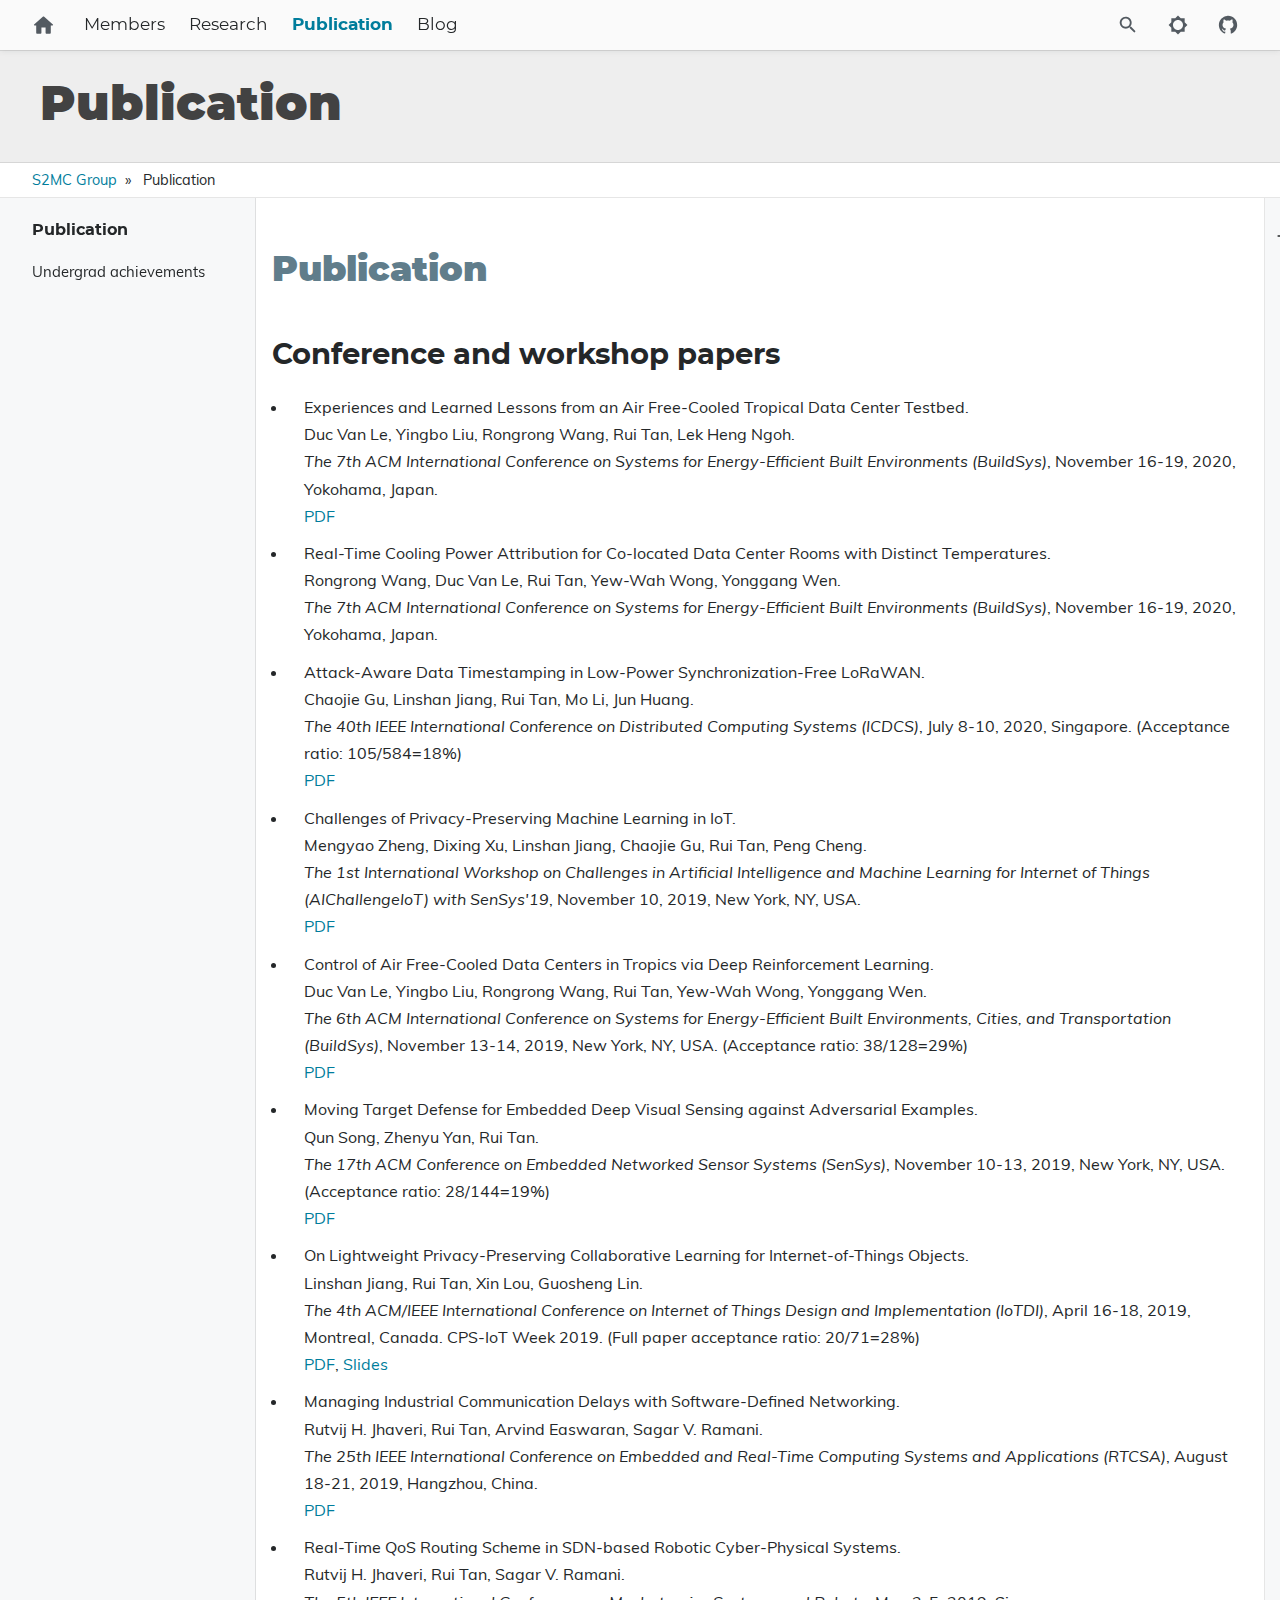
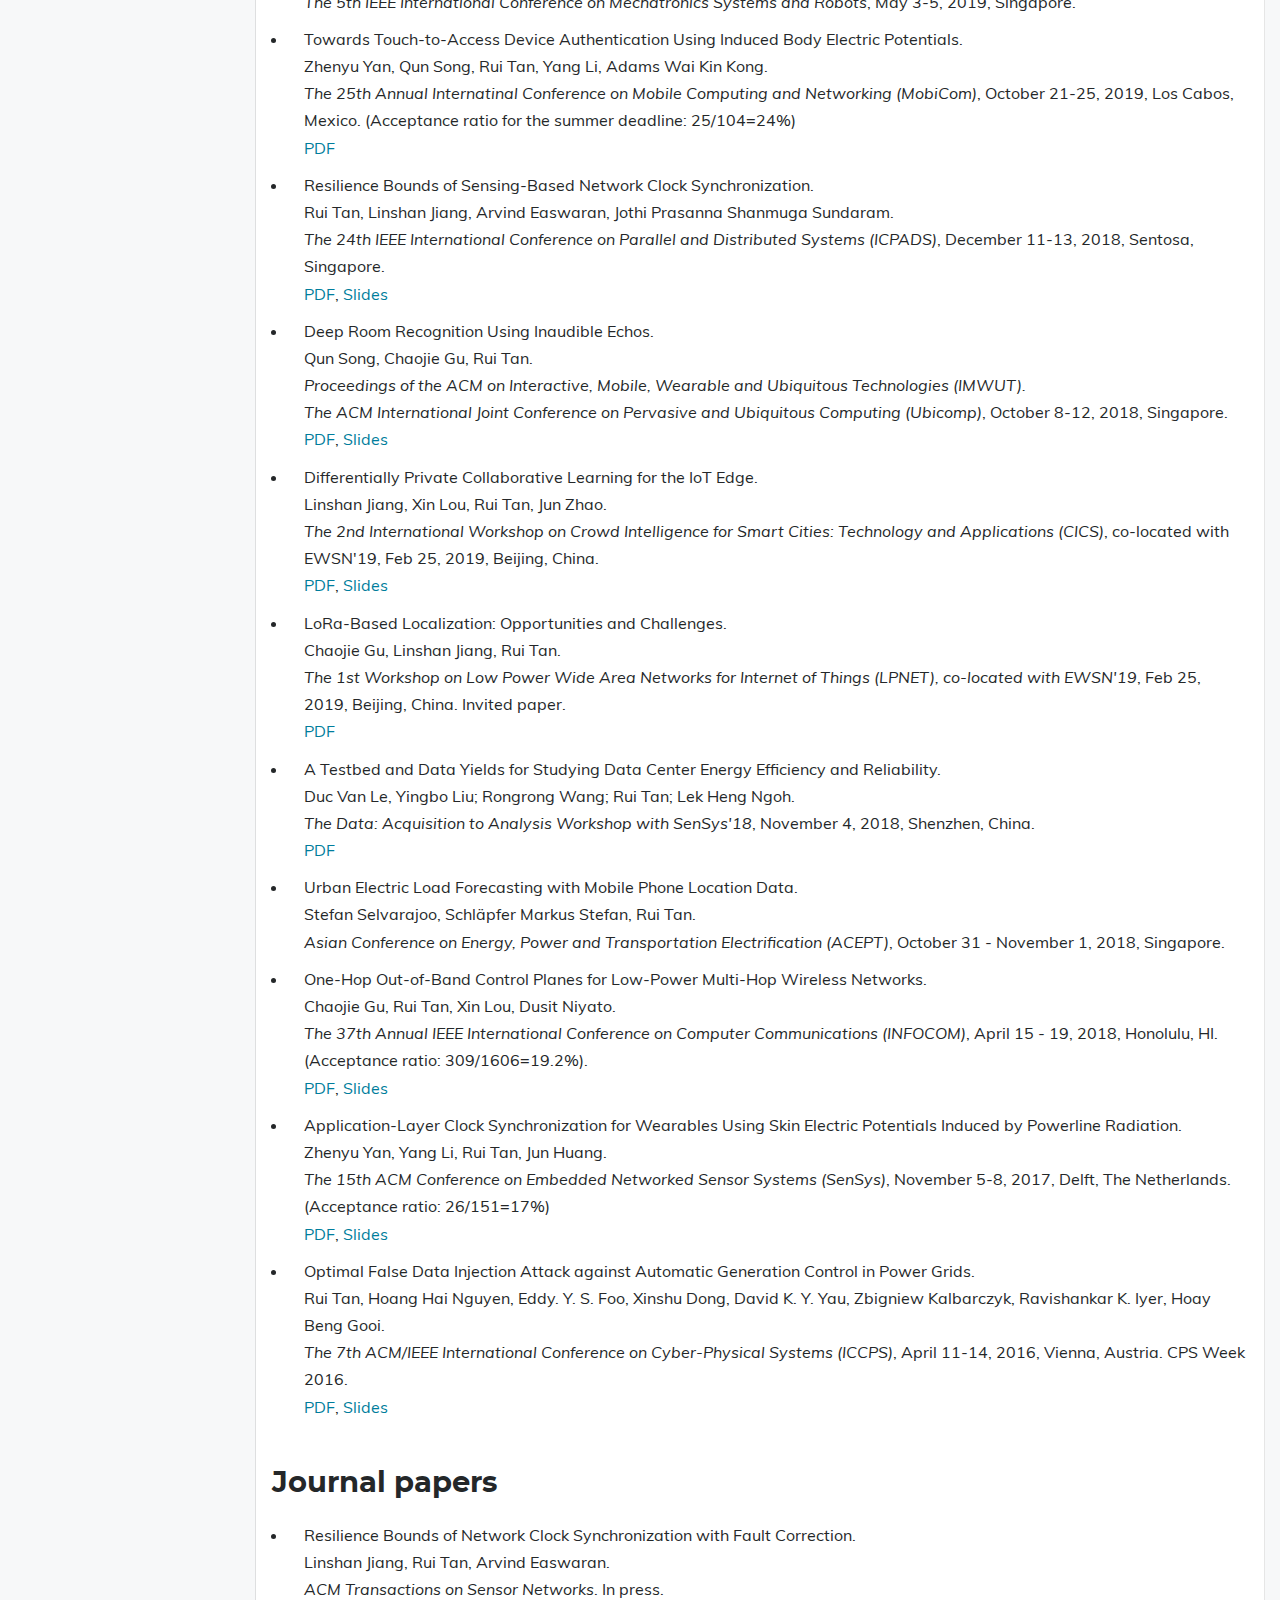
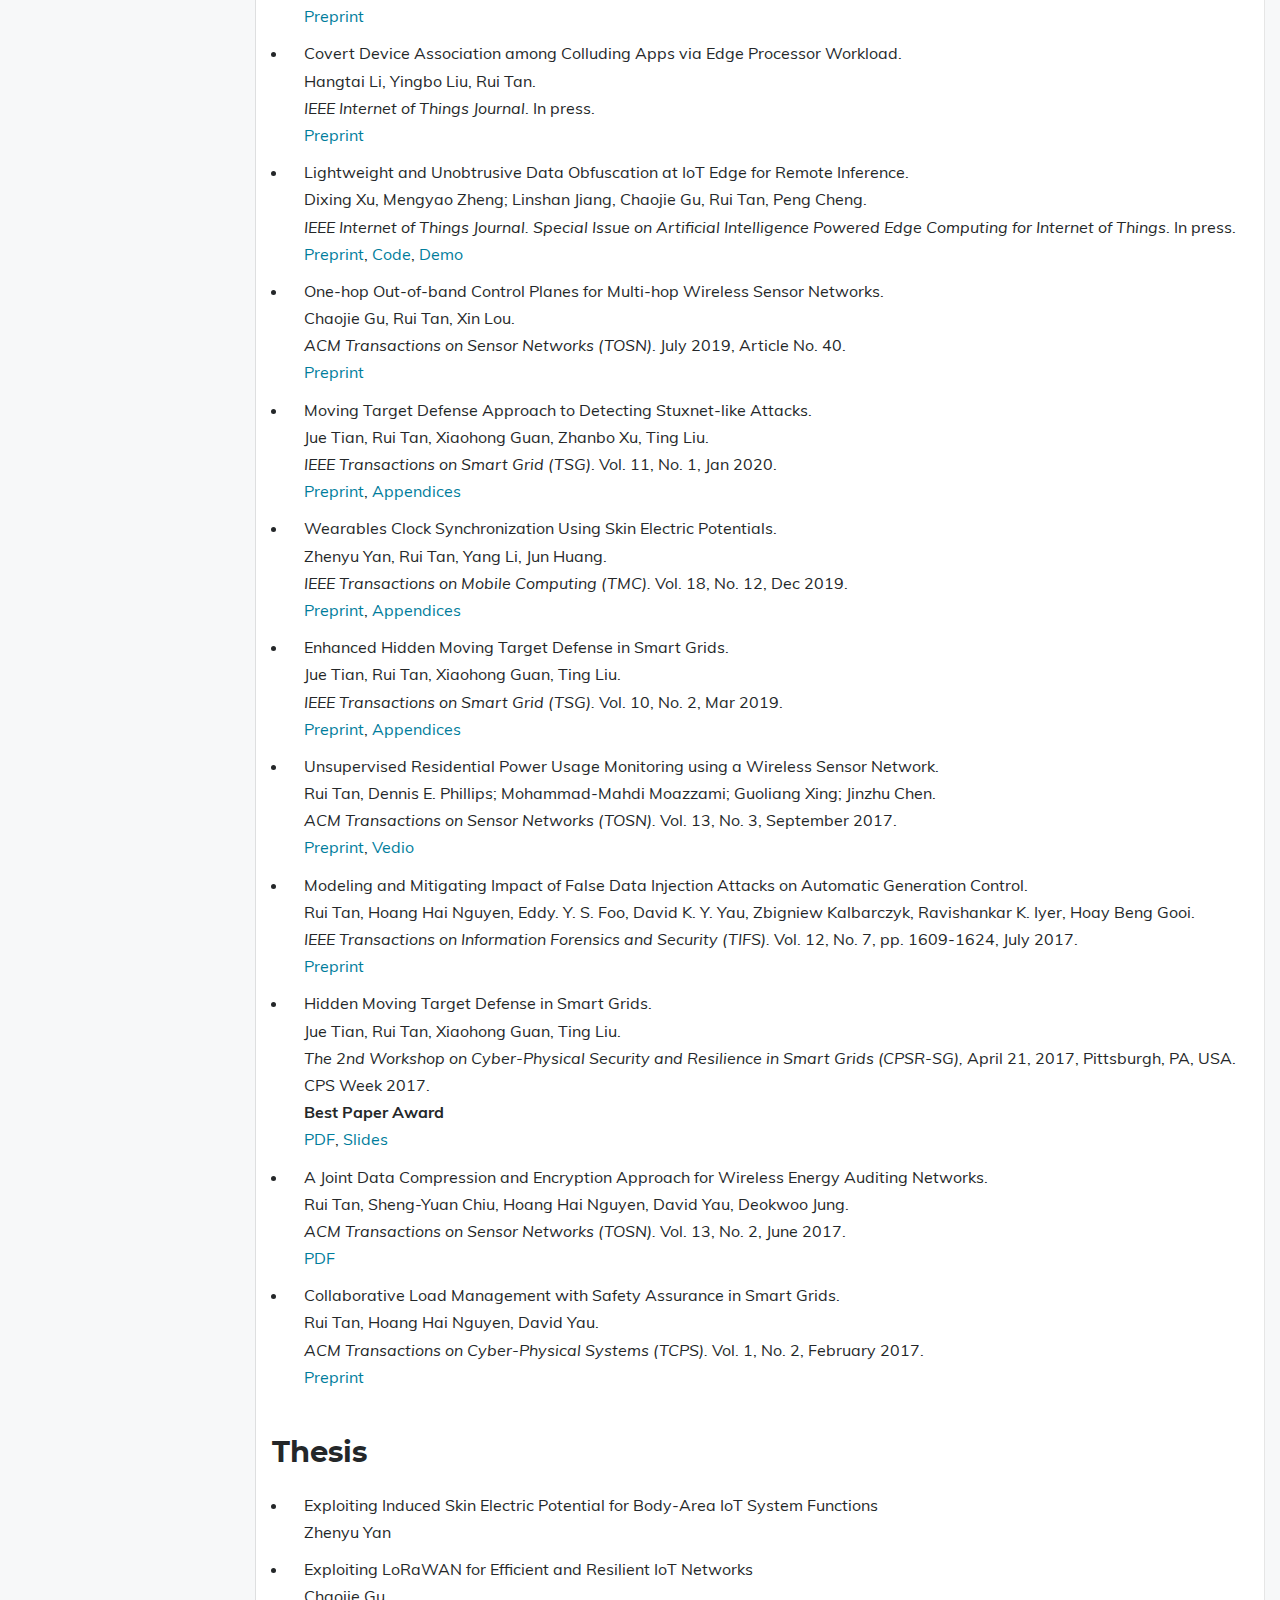
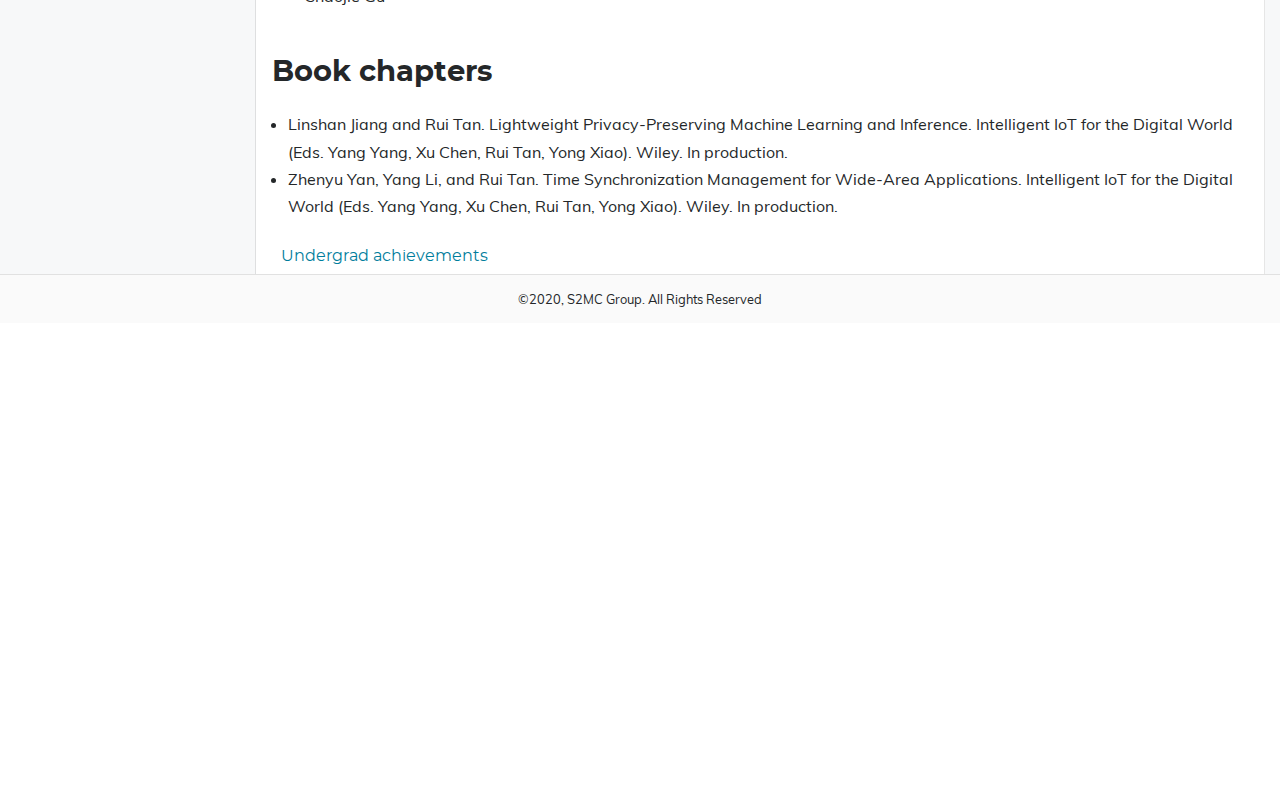
<file: publication/index.html>
<!DOCTYPE html>
<html lang="en" dir="ltr">

<head>
    <meta charset="utf-8">
    <meta name="viewport" content="width=device-width, initial-scale=1">
    <title>Publication – S2MC Group</title>
    


<script src="/js/enquire.min.dfb99dee1e029d51d6cfb672d847929890b1585402de17f5ed092edd72a688b4.js"></script>

<script defer src="/js/fuse.min.94c78ad70b02749822921660cf4e9f0b3701bc0680c421afb784a78228de0275.js"></script>

<script defer src="/js/lazysizes.min.31dd6a2d3a1ec0f78a8df007535cf23f03aeb5c70f026e6d6a19dac3b3acc340.js"></script>

<script defer src="/js/helper/getParents.min.1618c696be7c98933f9a92677f518b512a74e55bdbb976b09936b4182e93181b.js"></script>

<script defer src="/js/helper/fadeinout.min.93a331f96194789a542f33690bbe4f0c102c7e78ffc018217f5a1c33010bad91.js"></script>

<script>
  "use strict";

  
  var languagedir = JSON.parse("\"ltr\"");

  window.onload = function() {

    
    var toggleSidebarElem = document.getElementById("toggle-sidebar");
    var tocBodyElem = document.querySelector('.toc__body');
    var tocLabelElem = document.querySelector('.toc__label');
    var listMainElem = document.getElementById('list-main');
    var listSideElem = document.getElementById('list-side');
    var sliderIcons = document.querySelectorAll('.slider__icon');

    toggleSidebarElem ?
      toggleSidebarElem.addEventListener('change', function (e) {
        if (e.target.checked) {
          if (tocBodyElem) {
            fadeIn(tocBodyElem, 200);
          }
          if (tocLabelElem) {
            fadeIn(tocLabelElem, 200);
          }
          if (listMainElem && listSideElem) {
            listMainElem.className = 'm';
            listSideElem.className = 'r';
          }

          sliderIcons && sliderIcons.forEach(function (elem) {
            if (elem.classList.contains('hide')) {
              elem.classList.remove('hide');
            } else {
              elem.classList.add('hide');
            }
          });

        } else {
          if (tocBodyElem) {
            fadeOut(tocBodyElem, 200);
          }
          if (tocLabelElem) {
            fadeOut(tocLabelElem, 200);
          }
          if (listMainElem && listSideElem) {
            listMainElem.className = 'mr';
            listSideElem.className = 'hide';
          }

          sliderIcons && sliderIcons.forEach(function (elem) {
            if (elem.classList.contains('hide')) {
              elem.classList.remove('hide');
            } else {
              elem.classList.add('hide');
            }
          });
        }
      }) : null;
    

    
    var navCollapseBtn = document.getElementById('navCollapseBtn');
    navCollapseBtn ? navCollapseBtn.addEventListener('click', function(e) {
      var navCollapse = document.querySelector('.navbar__collapse');
      
      if (navCollapse) {
        var dataOpen = navCollapse.getAttribute('data-open');

        if (dataOpen === 'true') {
          navCollapse.setAttribute('data-open', 'false');
          navCollapse.style.maxHeight = 0;
        } else {
          navCollapse.setAttribute('data-open', 'true');
          navCollapse.style.maxHeight = navCollapse.scrollHeight + "px";
        }
      }
    }) : null;
    


    
    var expandBtn = document.querySelectorAll('.expand__button');

    for (let i = 0; i < expandBtn.length; i++) {
      expandBtn[i].addEventListener("click", function () {
        var content = this.nextElementSibling;
        if (content.style.maxHeight) {
          content.style.maxHeight = null;
          this.querySelector('svg').classList.add('expand-icon__right');
          this.querySelector('svg').classList.remove('expand-icon__down');
        } else {
          content.style.maxHeight = content.scrollHeight + "px";
          this.querySelector('svg').classList.remove('expand-icon__right');
          this.querySelector('svg').classList.add('expand-icon__down');
        }
      });
    }
    

    
    
    var root = document.getElementById('root');
    var toggleToLightBtn = document.getElementById('toggleToLight');
    var toggleToDarkBtn = document.getElementById('toggleToDark');

    toggleToDark.onclick = function(e) {
      root.className = 'theme__dark';
      localStorage.setItem('theme', 'dark');
      toggleToLightBtn.className = 'navbar__icons--icon';
      toggleToDarkBtn.className = 'hide';
    }

    toggleToLight.onclick = function (e) {
      root.className = 'theme__light';
      localStorage.setItem('theme', 'light');
      toggleToLightBtn.className = 'hide';
      toggleToDarkBtn.className = 'navbar__icons--icon';
    }


    
    document.querySelectorAll('.menu__list').forEach(function(elem) {
      if (elem.classList.contains('active')) {
        elem.style.maxHeight = elem.scrollHeight + "px"; 
      }
    });
    
    document.querySelectorAll('.menu__title--collapse').forEach(function(elem) {
      elem.addEventListener('click', function (e) {
        var content = this.nextElementSibling;
        var menuTitleIcon = this.querySelector('.menu__title--icon');
        if (!content) {
          return null;
        }

        var parent = elem.parentNode;
        while (parent.classList.contains('menu__list') && parent.classList.contains('active')) {
          console.log('parent');
          parent.style.maxHeight = 100 * parent.children.length + "px";
          parent = parent.parentNode;
        }

        if (content.style.maxHeight) {
          console.log('null');
          content.style.maxHeight = null;
          content.classList.remove('active');
          menuTitleIcon.classList.add('right');
          
          if (languagedir === 'rtl') {
            menuTitleIcon.classList.remove('downrtl');
          } else {
            menuTitleIcon.classList.remove('down');
          }
        } else {
          console.log('scrollHeight');
          content.style.maxHeight = content.scrollHeight + "px";
          content.classList.add('active');
          menuTitleIcon.classList.remove('right');
          
          if (languagedir === 'rtl') {
            menuTitleIcon.classList.add('downrtl');
          } else {
            menuTitleIcon.classList.add('down');
          }
        }
      });
    });
    


    
    var mobileLogo = document.getElementById('mobileLogo');
    var modal = document.getElementById("myModal");
    var drawer = document.getElementById('myDrawer');
    var drawerCloseBtn = document.querySelector('.drawer__close');

    var openDrawer = function() {
      modal.style.opacity = 1;

      if (languagedir === 'rtl') {
        modal.style.right = 0;
        drawer.style.right = 0;
      } else {
        modal.style.left = 0;
        drawer.style.left = 0;
      }
    }

    var closeDrawer = function() {
      modal.style.opacity = 0;

      if (languagedir === 'rtl') {
        drawer.style.right = '-100%';
      } else {
        drawer.style.left = '-100%';
      }

      
      setTimeout(function () {
        if (languagedir === 'rtl') {
          modal.style.right = '-100%';
        } else {
          modal.style.left = '-100%';
        }
      }, 250);
    }

    mobileLogo.onclick = function () {
      openDrawer();
      localStorage.setItem('isDrawerOpen', 'true');
    }

    modal.onclick = function () {
      closeDrawer();
      localStorage.setItem('isDrawerOpen', 'false');
    }

    drawerCloseBtn.onclick = function () {
      closeDrawer();
      localStorage.setItem('isDrawerOpen', 'false');
    }
  


  
    var lastScrollTop = window.pageYOffset || document.documentElement.scrollTop;
    var tocElem = document.querySelector('.toc');
    var tableOfContentsElem = tocElem ? tocElem.querySelector('#TableOfContents') : null;
    var singleContentsElem = document.querySelector('.single__contents');
    var dataBGImgs = document.querySelectorAll('div[data-bgimg]');

    
    var tocLevels = JSON.parse("null");

    if (tocLevels) {
      tocLevels = tocLevels.toString();
    } else {
      tocLevels = "h1, h2, h3, h4, h5, h6";
    }

    
    var isLandingBgImg = JSON.parse("null");
    
    var isHome = JSON.parse("false");

    function setNavbarBG(scrollTop) {
      if (isHome && isLandingBgImg && Object.keys(isLandingBgImg).length) {
        if (isLandingBgImg.height <= scrollTop) {
          dataBGImgs.forEach(function(elem) {
            elem.setAttribute('data-bgimg', 'false');
          });
        } else {
          dataBGImgs.forEach(function (elem) {
            elem.setAttribute('data-bgimg', 'true');
          });
        }
      }
    }
    setNavbarBG(lastScrollTop);

    window.onscroll = function () {
      var st = window.pageYOffset || document.documentElement.scrollTop;
      if (st > lastScrollTop) { 
        singleContentsElem ? 
        singleContentsElem.querySelectorAll(tocLevels.toString()).forEach(function(elem) {
          if (document.documentElement.scrollTop >= elem.offsetTop) {
            if (tableOfContentsElem) {
              var id = elem.getAttribute('id');
              tocElem.querySelectorAll('a').forEach(function (elem) {
                elem.classList.remove('active');
              });
              tocElem.querySelector('a[href="#' + id + '"]') ? 
              tocElem.querySelector('a[href="#' + id + '"]').classList.add('active') : null;
            }
          }
        }) : null;
        setNavbarBG(st);
      } else { 
        singleContentsElem ? 
        singleContentsElem.querySelectorAll(tocLevels.toString()).forEach(function(elem) {
          if (document.documentElement.scrollTop >= elem.offsetTop) {
            if (tableOfContentsElem) {
              var id = elem.getAttribute('id');
              tocElem.querySelectorAll('a').forEach(function (elem) {
                elem.classList.remove('active');
              });
              tocElem.querySelector('a[href="#' + id + '"]') ? 
              tocElem.querySelector('a[href="#' + id + '"]').classList.add('active') : null;
            }
          }
        }) : null;
        setNavbarBG(st);
      }
      lastScrollTop = st <= 0 ? 0 : st;
    };
    



    
    var mobileSearchInputElem = document.querySelector('#search-mobile');
    var mobileSearchClassElem = document.querySelector('.mobile-search');
    var mobileSearchBtnElem = document.querySelector('#mobileSearchBtn');
    var mobileSearchCloseBtnElem = document.querySelector('#search-mobile-close');
    var mobileSearchContainer = document.querySelector('#search-mobile-container');
    var mobileSearchResultsElem = document.querySelector('#search-mobile-results');
    var htmlElem = document.querySelector('html');

    if (mobileSearchClassElem) {
      mobileSearchClassElem.style.display = 'none';
    }

    mobileSearchBtnElem ? 
    mobileSearchBtnElem.addEventListener('click', function () {
      if (mobileSearchContainer) {
        mobileSearchContainer.style.display = 'block';
      }

      if (mobileSearchInputElem) {
        mobileSearchInputElem.focus();
      }

      if (htmlElem) {
        htmlElem.style.overflowY = 'hidden';
      }
    }) : null;

    mobileSearchCloseBtnElem ? 
    mobileSearchCloseBtnElem.addEventListener('click', function() {
      if (mobileSearchContainer) {
        mobileSearchContainer.style.display = 'none';
      }

      if (mobileSearchInputElem) {
        mobileSearchInputElem.value = '';
      }
      
      if (mobileSearchResultsElem) {
        while (mobileSearchResultsElem.firstChild) {
          mobileSearchResultsElem.removeChild(mobileSearchResultsElem.firstChild);
        }
      }

      if (htmlElem) {
        htmlElem.style.overflowY = 'visible';
      }
    }) : null;

    mobileSearchInputElem ? 
    mobileSearchInputElem.addEventListener('keydown', function(e) {
      if (e.key === 'Escape') {
        if (mobileSearchContainer) {
          mobileSearchContainer.style.display = 'none';
        }
        
        if (mobileSearchInputElem) {
          mobileSearchInputElem.value = '';
        }

        if (mobileSearchResultsElem) {
          while (mobileSearchResultsElem.firstChild) {
            mobileSearchResultsElem.removeChild(mobileSearchResultsElem.firstChild);
          }
        }
        if (htmlElem) {
          htmlElem.style.overflowY = 'visible';
        }
      }
    }) : null;
  


  
    var localTheme = localStorage.getItem('theme');
    var rootEleme = document.getElementById('root');
    var selectThemeElem = document.querySelectorAll('.select-theme');
    var selectThemeItemElem = document.querySelectorAll('.select-theme__item');
    
    if (localTheme) {
      selectThemeItemElem ? 
      selectThemeItemElem.forEach(function (elem) {
        if (elem.text.trim() === localTheme) {
          elem.classList.add('is-active');
        } else {
          elem.classList.remove('is-active');
        }
      }) : null;
    }

    selectThemeItemElem ? 
    selectThemeItemElem.forEach(function (v, i) {
      v.addEventListener('click', function (e) {
        var selectedThemeVariant = e.target.text.trim();
        localStorage.setItem('theme', selectedThemeVariant);

        rootEleme.removeAttribute('class');
        rootEleme.classList.add(`theme__${selectedThemeVariant}`);
        selectThemeElem.forEach(function(rootElem) {
          rootElem.querySelectorAll('a').forEach(function (elem) {
            if (elem.classList) {
              if (elem.text.trim() === selectedThemeVariant) {
                if (!elem.classList.contains('is-active')) {
                  elem.classList.add('is-active');
                }
              } else {
                if (elem.classList.contains('is-active')) {
                  elem.classList.remove('is-active');
                }
              }
            }
          });
        });

        if (window.mermaid) {
          if (selectedThemeVariant === "dark" || selectedThemeVariant === "hacker") {
            mermaid.initialize({ theme: 'dark' });
            location.reload();
          } else {
            mermaid.initialize({ theme: 'default' });
            location.reload();
          }
        }

        var utterances = document.querySelector('iframe');
        if (utterances) {
          utterances.contentWindow.postMessage({
            type: 'set-theme',
            theme: selectedThemeVariant === "dark" || selectedThemeVariant === "hacker" ? 'photon-dark' : selectedThemeVariant === 'kimbie' ? 'github-dark-orange' : 'github-light',
          }, 'https://utteranc.es');
        }
      });
    }) : null;
  


  
    
    var searchURL = JSON.parse("\"https://ntuiot.xyz/\"");
    var searchResults = null;
    var searchMenu = null;
    var searchText = null;
    
    
    var enableSearchHighlight = JSON.parse("true");
    
    var enableSearch = JSON.parse("true");

    var fuse = null;

    if (enableSearch) {
      (function initFuse() {
        var xhr = new XMLHttpRequest();
        xhr.open('GET', searchURL + "index.json");
        xhr.setRequestHeader('Content-Type', 'application/json; charset=utf-8');
        xhr.onload = function () {
          if (xhr.status === 200) {
            fuse = new Fuse(JSON.parse(xhr.response.toString('utf-8')), {
              keys: ['title', 'description', 'content'],
              includeMatches: enableSearchHighlight,
              shouldSort: true,
              threshold: 0.4,
              location: 0,
              distance: 100,
              maxPatternLength: 32,
              minMatchCharLength: 1,
            });
          }
          else {
            console.error(`[${xhr.status}]Error:`, xhr.statusText);
          }
        };
        xhr.send();
      })();
    }
    
    function makeLi(ulElem, obj) {
      var li = document.createElement('li');
      li.className = 'search-result__item';
      
      var a = document.createElement('a');
      a.innerHTML = obj.title;
      a.setAttribute('class', 'search-result__item--title');
      a.setAttribute('href', obj.permalink);

      var descDiv = document.createElement('div');
      descDiv.setAttribute('class', 'search-result__item--desc');
      if (obj.description) {
        descDiv.innerHTML = obj.description;
      } else if (obj.content) {
        descDiv.innerHTML = obj.content.substring(0, 80);
      }
      
      li.appendChild(a);
      li.appendChild(descDiv);
      ulElem.appendChild(li);
    }

    function makeHighlightLi(ulElem, obj) {
      var li = document.createElement('li');
      li.className = 'search-result__item';
      var descDiv = null;

      var a = document.createElement('a');
      a.innerHTML = obj.item.title;
      a.setAttribute('class', 'search-result__item--title');
      a.setAttribute('href', obj.item.uri);

      if (obj.matches && obj.matches.length) {
        for (var i = 0; i < obj.matches.length; i++) {
          if ('title' === obj.matches[i].key) {
            a = document.createElement('a');
            a.innerHTML = generateHighlightedText(obj.matches[i].value, obj.matches[i].indices);
            a.setAttribute('class', 'search-result__item--title');
            a.setAttribute('href', obj.item.uri);
          }
          
          if ('description' === obj.matches[i].key) {
            descDiv = document.createElement('div');
            descDiv.setAttribute('class', 'search-result__item--desc');
            descDiv.innerHTML = generateHighlightedText(obj.item.description, obj.matches[i].indices);
          } else if ('content' === obj.matches[i].key) {
            if (!descDiv) {
              descDiv = document.createElement('div');
              descDiv.setAttribute('class', 'search-result__item--desc');
              descDiv.innerHTML = generateHighlightedText(obj.item.content.substring(0, 80), obj.matches[i].indices);
            }
          } else {
            if (obj.item.description) {
              descDiv = document.createElement('div');
              descDiv.setAttribute('class', 'search-result__item--desc');
              descDiv.innerHTML = obj.item.description;
            } else {
              descDiv = document.createElement('div');
              descDiv.setAttribute('class', 'search-result__item--desc');
              descDiv.innerHTML = obj.item.content.substring(0, 80);
            }
          }
        }

        li.appendChild(a);
        if (descDiv) {
          li.appendChild(descDiv);
        }
        if (li) {
          ulElem.appendChild(li);
        }
      }
    }

    function renderSearchResults(searchText, results) {
      searchResults = document.getElementById('search-results');
      searchMenu = document.getElementById('search-menu');
      searchResults.setAttribute('class', 'dd is-active');
      
      var ul = document.createElement('ul');
      ul.setAttribute('class', 'dd-content search-content');

      if (results.length) {
        results.forEach(function (result) {
          var li = document.createElement('li');
          var a = document.createElement('a');
          a.setAttribute('href', result.uri);
          a.setAttribute('class', 'dd-item');
          a.appendChild(li);

          var titleDiv = document.createElement('div');
          titleDiv.innerHTML = result.title;
          titleDiv.setAttribute('class', 'search-result__item--title');

          var descDiv = document.createElement('div');
          descDiv.setAttribute('class', 'search-result__item--desc');
          if (result.description) {
            descDiv.innerHTML = result.description;
          } else if (result.content) {
            descDiv.innerHTML = result.content.substring(0, 80);
          }

          li.appendChild(titleDiv);
          li.appendChild(descDiv);
          ul.appendChild(a);
        });
      } else {
        var li = document.createElement('li');
        li.setAttribute('class', 'dd-item');
        li.innerText = 'No results found';
        ul.appendChild(li);
      }

      while (searchMenu.hasChildNodes()) {
        searchMenu.removeChild(
          searchMenu.lastChild
        );
      }
      
      searchMenu.appendChild(ul);
    }

    function renderSearchHighlightResults(searchText, results) {
      searchResults = document.getElementById('search-results');
      searchMenu = document.getElementById('search-menu');
      searchResults.setAttribute('class', 'dd is-active');

      var ul = document.createElement('ul');
      ul.setAttribute('class', 'dd-content search-content');

      if (results.length) {
        results.forEach(function (result) {
          var li = document.createElement('li');
          var a = document.createElement('a');
          var descDiv = null;

          a.setAttribute('href', result.item.uri);
          a.setAttribute('class', 'dd-item');
          a.appendChild(li);

          var titleDiv = document.createElement('div');
          titleDiv.innerHTML = result.item.title;
          titleDiv.setAttribute('class', 'search-result__item--title');
          
          if (result.matches && result.matches.length) {
            for (var i = 0; i < result.matches.length; i++) {
              if ('title' === result.matches[i].key) {
                titleDiv.innerHTML = generateHighlightedText(result.matches[i].value, result.matches[i].indices);
              }

              if ('description' === result.matches[i].key) {
                descDiv = document.createElement('div');
                descDiv.setAttribute('class', 'search-result__item--desc');
                descDiv.innerHTML = generateHighlightedText(result.item.description, result.matches[i].indices);
              } else if ('content' === result.matches[i].key) {
                if (!descDiv) {
                  descDiv = document.createElement('div');
                  descDiv.setAttribute('class', 'search-result__item--desc');
                  descDiv.innerHTML = generateHighlightedText(result.item.content.substring(0, 80), result.matches[i].indices);
                }
              } else {
                if (result.item.description) {
                  descDiv = document.createElement('div');
                  descDiv.setAttribute('class', 'search-result__item--desc');
                  descDiv.innerHTML = result.item.description;
                } else {
                  descDiv = document.createElement('div');
                  descDiv.setAttribute('class', 'search-result__item--desc');
                  descDiv.innerHTML = result.item.content.substring(0, 80);
                }
              }
            }
            
            li.appendChild(titleDiv);
            if (descDiv) {
              li.appendChild(descDiv);
            }
            ul.appendChild(a);
          }
        });
      } else {
        var li = document.createElement('li');
        li.setAttribute('class', 'dd-item');
        li.innerText = 'No results found';
        ul.appendChild(li);
      }

      while (searchMenu.hasChildNodes()) {
        searchMenu.removeChild(
          searchMenu.lastChild
        );
      }
      searchMenu.appendChild(ul);
    }

    function renderSearchResultsMobile(searchText, results) {
      searchResults = document.getElementById('search-mobile-results');

      var content = document.createElement('div');
      content.setAttribute('class', 'mobile-search__content');

      if (results.length > 0) {
        results.forEach(function (result) {
          var item = document.createElement('a');
          item.setAttribute('href', result.uri);
          item.innerHTML = '<div class="mobile-search__item"><div class="mobile-search__item--title">📄 ' + result.title + '</div><div class="mobile-search__item--desc">' + (result.description ? result.description : result.content) + '</div></div>';
          content.appendChild(item);
        });
      } else {
        var item = document.createElement('span');
        content.appendChild(item);
      }

      let wrap = document.getElementById('search-mobile-results');
      while (wrap.firstChild) {
        wrap.removeChild(wrap.firstChild)
      }
      searchResults.appendChild(content);      
    }

    function renderSearchHighlightResultsMobile(searchText, results) {
      searchResults = document.getElementById('search-mobile-results');

      var ul = document.createElement('div');
      ul.setAttribute('class', 'mobile-search__content');

      if (results.length) {
        results.forEach(function (result) {
          var li = document.createElement('li');
          var a = document.createElement('a');
          var descDiv = null;

          a.setAttribute('href', result.item.uri);
          a.appendChild(li);
          li.setAttribute('class', 'mobile-search__item');

          var titleDiv = document.createElement('div');
          titleDiv.innerHTML = result.item.title;
          titleDiv.setAttribute('class', 'mobile-search__item--title');
          
          if (result.matches && result.matches.length) {
            for (var i = 0; i < result.matches.length; i++) {
              if ('title' === result.matches[i].key) {
                titleDiv.innerHTML = generateHighlightedText(result.matches[i].value, result.matches[i].indices);
              }

              if ('description' === result.matches[i].key) {
                descDiv = document.createElement('div');
                descDiv.setAttribute('class', 'mobile-search__item--desc');
                descDiv.innerHTML = generateHighlightedText(result.item.description, result.matches[i].indices);
              } else if ('content' === result.matches[i].key) {
                if (!descDiv) {
                  descDiv = document.createElement('div');
                  descDiv.setAttribute('class', 'mobile-search__item--desc');
                  descDiv.innerHTML = generateHighlightedText(result.item.content.substring(0, 150), result.matches[i].indices);
                }
              } else {
                if (result.item.description) {
                  descDiv = document.createElement('div');
                  descDiv.setAttribute('class', 'mobile-search__item--desc');
                  descDiv.innerHTML = result.item.description;
                } else {
                  descDiv = document.createElement('div');
                  descDiv.setAttribute('class', 'mobile-search__item--desc');
                  descDiv.innerHTML = result.item.content.substring(0, 150);
                }
              }
            }
            
            li.appendChild(titleDiv);
            if (descDiv) {
              li.appendChild(descDiv);
            }
            ul.appendChild(a);
          }
        });
      } else {
        var item = document.createElement('span');
        ul.appendChild(item);
      }

      let wrap = document.getElementById('search-mobile-results');
      while (wrap.firstChild) {
        wrap.removeChild(wrap.firstChild)
      }
      searchResults.appendChild(ul);
    }

    function generateHighlightedText(text, regions) {
      if (!regions) {
        return text;
      }

      var content = '', nextUnhighlightedRegionStartingIndex = 0;

      regions.forEach(function(region) {
        if (region[0] === region[1]) {
          return null;
        }
        
        content += '' +
          text.substring(nextUnhighlightedRegionStartingIndex, region[0]) +
          '<span class="search__highlight">' +
            text.substring(region[0], region[1] + 1) +
          '</span>' +
        '';
        nextUnhighlightedRegionStartingIndex = region[1] + 1;
      });

      content += text.substring(nextUnhighlightedRegionStartingIndex);

      return content;
    };

    var searchElem = document.getElementById('search');
    var searchMobile = document.getElementById('search-mobile');
    var searchResultsContainer = document.getElementById('search-results');

    searchElem ? 
    searchElem.addEventListener('input', function(e) {
      if (!e.target.value | window.innerWidth < 770) {
        searchResultsContainer ? searchResultsContainer.setAttribute('class', 'dd') : null;
        return null;
      }

      searchText = e.target.value;
      var results = fuse.search(e.target.value);

      if (enableSearchHighlight) {
        renderSearchHighlightResults(searchText, results);
      } else {
        renderSearchResults(searchText, results);
      }

      var dropdownItems = searchResultsContainer.querySelectorAll('.dd-item');
      dropdownItems ? dropdownItems.forEach(function (item) {
        item.addEventListener('mousedown', function (e) {
          console.log('mousedown');
          e.target.click();
        });
      }) : null;
    }) : null;

    searchElem ? 
    searchElem.addEventListener('blur', function() {
      if (window.innerWidth < 770) {
        return null;
      }
      searchResultsContainer ? searchResultsContainer.setAttribute('class', 'dd') : null;
    }) : null;

    searchElem ? 
    searchElem.addEventListener('click', function(e) {
      if (window.innerWidth < 770) {
        return null;
      }
      if (!e.target.value) {
        searchResultsContainer ? searchResultsContainer.setAttribute('class', 'dd') : null;
        return null;
      }

      searchText = e.target.value;
      var results = fuse.search(e.target.value);

      if (enableSearchHighlight) {
        renderSearchHighlightResults(searchText, results);
      } else {
        renderSearchResults(searchText, results);
      }

      var dropdownItems = searchResultsContainer.querySelectorAll('.dd-item');
      dropdownItems ? dropdownItems.forEach(function (item) {
        item.addEventListener('mousedown', function (e) {
          console.log('mousedown');
          e.target.click();
        });
      }) : null;
    }) : null;

    var searchMenuElem = document.getElementById("search-menu");
    var activeItem = document.querySelector('#search-menu .dd-item.is-active');
    var activeIndex = null;
    var items = null;
    var searchContainerMaxHeight = 350;

    searchElem ? 
    searchElem.addEventListener('keydown', function(e) {
      if (window.innerWidth < 770) {
        return null;
      }

      var items = document.querySelectorAll('#search-menu .dd-item');
      
      if (e.key === 'ArrowDown') {
        if (activeIndex === null) {
          activeIndex = 0;
          items[activeIndex].classList.remove('is-active');
        } else {
          items[activeIndex].classList.remove('is-active');
          activeIndex = activeIndex === items.length - 1 ? 0 : activeIndex + 1;
        }
        items[activeIndex].classList.add('is-active');

        let overflowedPixel = items[activeIndex].offsetTop + items[activeIndex].clientHeight - searchContainerMaxHeight;
        if (overflowedPixel > 0) {
          document.querySelector(".search-content").scrollTop += items[activeIndex].getBoundingClientRect().height;
        } else if (activeIndex === 0) {
          document.querySelector(".search-content").scrollTop = 0;
        }
      } else if (e.key === 'ArrowUp') {
        if (activeIndex === null) {
          activeIndex = items.length - 1;
          items[activeIndex].classList.remove('is-active');
        } else {
          items[activeIndex].classList.remove('is-active');
          activeIndex = activeIndex === 0 ? items.length - 1 : activeIndex - 1;
        }
        items[activeIndex].classList.add('is-active');
        
        let overflowedPixel = items[activeIndex].offsetTop + items[activeIndex].clientHeight - searchContainerMaxHeight;
        if (overflowedPixel < 0) {
          document.querySelector(".search-content").scrollTop -= items[activeIndex].getBoundingClientRect().height;
        } else {
          document.querySelector(".search-content").scrollTop = overflowedPixel + items[activeIndex].getBoundingClientRect().height;
        }
      } else if (e.key === 'Enter') {
        var currentItemLink = items[activeIndex].getAttribute('href');
        if (currentItemLink) {
          location.href = currentItemLink;
        }
      } else if (e.key === 'Escape') {
        e.target.value = null;
        if (searchResults) {
          searchResults.classList.remove('is-active');
        }
      }
    }) : null;

    searchMobile ? 
    searchMobile.addEventListener('input', function(e) {
      if (!e.target.value) {
        let wrap = document.getElementById('search-mobile-results');
        while (wrap.firstChild) {
          wrap.removeChild(wrap.firstChild);
        }
        return null;
      }

      searchText = e.target.value;
      var results = fuse.search(e.target.value);
      
      if (enableSearchHighlight) {
        renderSearchHighlightResultsMobile(searchText, results);
      } else {
        renderSearchResultsMobile(searchText, results);
      }

      var dropdownItems = searchResultsContainer.querySelectorAll('.dd-item');
      dropdownItems ? dropdownItems.forEach(function (item) {
        item.addEventListener('mousedown', function (e) {
          console.log('mousedown');
          e.target.click();
        });
      }) : null;
    }) : null;
  
  }
</script>
    


<link rel="stylesheet" href="/css/main.min.css">


    <link rel="alternate" type="application/rss&#43;xml" title="RSS" href="index.xml">
<meta name="description" content="Publication" />
<meta name="keywords" content="">
<meta name="created" content="2020-01-11T14:09:21&#43;0900">
<meta name="modified" content="2020-01-11T14:09:21&#43;0900">


<meta property="og:site_name" content="S2MC Group">
<meta property="og:title" content="Publication">
<meta property="og:url" content="">
<meta property="og:type" content="website">

<meta name="generator" content="Hugo 0.74.3" />
<meta name="msapplication-TileColor" content="#ffffff">
<meta name="theme-color" content="#ffffff">
<link rel="canonical" href="">
<link rel="manifest" href="/manifest.json">

  <link rel="apple-touch-icon" sizes="57x57" href="/favicon/apple-icon-57x57.png">
  <link rel="apple-touch-icon" sizes="60x60" href="/favicon/apple-icon-60x60.png">
  <link rel="apple-touch-icon" sizes="72x72" href="/favicon/apple-icon-72x72.png">
  <link rel="apple-touch-icon" sizes="76x76" href="/favicon/apple-icon-76x76.png">
  <link rel="apple-touch-icon" sizes="114x114" href="/favicon/apple-icon-114x114.png">
  <link rel="apple-touch-icon" sizes="120x120" href="/favicon/apple-icon-120x120.png">
  <link rel="apple-touch-icon" sizes="144x144" href="/favicon/apple-icon-144x144.png">
  <link rel="apple-touch-icon" sizes="152x152" href="/favicon/apple-icon-152x152.png">
  <link rel="apple-touch-icon" sizes="180x180" href="/favicon/apple-icon-180x180.png">
  <link rel="icon" type="image/png" sizes="192x192" href="/favicon/android-icon-192x192.png">
  <link rel="icon" type="image/png" sizes="192x192" href="/favicon/android-icon-512x512.png">
  <link rel="icon" type="image/png" sizes="32x32" href="/favicon/favicon-32x32.png">
  <link rel="icon" type="image/png" sizes="96x96" href="/favicon/favicon-96x96.png">
  <link rel="icon" type="image/png" sizes="16x16" href="/favicon/favicon-16x16.png">
  <meta name="msapplication-TileColor" content="#ffffff">
  <meta name="msapplication-TileImage" content="/ms-icon-144x144.png">

    <script type="application/ld+json">
  {
    "@context": "https://schema.org",
    "@type": "WebPage",
    "url" : "https://ntuiot.xyz/publication/",
    "name": "Publication",
    "description": "Publication",
    "mainEntityOfPage": {
      "@type": "WebPage",
      "@id": "https://ntuiot.xyz/"
    },
    "publisher": {
      "@type": "Organization",
      "name": "S2MC Group",
      "url": "https://ntuiot.xyz/"
    }
  }
</script>

    

</head>

<body id="root" class="theme__light">
    <script>
        var localTheme = localStorage.getItem('theme');
        if (localTheme) {
            document.getElementById('root').className = `theme__${localTheme}`;
        }        
    </script>
    
    <div id="container">
        <div id="myDrawer" class="drawer" style="">
  <div class="drawer__header">
    <a href="/" class="drawer__header--text">
      S2MC Group
    </a>
    <div class="grow"></div>
    <div class="drawer__close">
      <svg xmlns="http://www.w3.org/2000/svg" width="22" height="22" viewBox="0 0 24 24"><path fill="none" d="M0 0h24v24H0V0z"/><path fill="currentColor" d="M18.3 5.71c-.39-.39-1.02-.39-1.41 0L12 10.59 7.11 5.7c-.39-.39-1.02-.39-1.41 0-.39.39-.39 1.02 0 1.41L10.59 12 5.7 16.89c-.39.39-.39 1.02 0 1.41.39.39 1.02.39 1.41 0L12 13.41l4.89 4.89c.39.39 1.02.39 1.41 0 .39-.39.39-1.02 0-1.41L13.41 12l4.89-4.89c.38-.38.38-1.02 0-1.4z"/></svg>
    </div>
  </div>

  <div class="drawer__body">
    <div class="menu">
  <h6 class="menu__label">
    
      Publication
    
  </h6>
  <ul>
    
    
      
  
  
  
  
  
  
  

  
  
  
  
  
  
  
  <li class="">
    <a href=""
      class="menu__title ">Undergrad achievements</a>
  </li>
  

    
  </ul>
</div>



<script>
  var menuTitle = document.querySelectorAll('.menu__title');
  var modal = document.getElementById("myModal");
  var drawer = document.getElementById('myDrawer');

  var closeDrawer = function () {
    setTimeout(function () {
      modal.style.opacity = 0;
      drawer.style.left = '-100%';
      modal.style.left = '-100%';
    }, 250);
  }

  menuTitle ? 
  menuTitle.forEach(function(elem) {
    elem.onclick = function() {
      closeDrawer();
      localStorage.setItem('isDrawerOpen', 'false');
    }
  }) : null;
</script>
  </div>
</div>
<div id="myModal" class="modal" style=""></div>

<script>
  var isDrawerOpen = localStorage.getItem('isDrawerOpen');
  var modal = document.getElementById("myModal");
  var drawer = document.getElementById('myDrawer');
  
  
  var languagedir = JSON.parse("\"ltr\"");

  var openDrawer = function () {
    modal.style.opacity = 1;
    
    if (languagedir === "rtl") {
      modal.style.right = 0;
      drawer.style.right = 0;
    } else {
      modal.style.left = 0;
      drawer.style.left = 0;
    }
  }

  if (isDrawerOpen && isDrawerOpen === 'true') {
    openDrawer();
  }
</script>
        
<nav class="nav">
  <div class="navbar__wrapper" data-bgimg="false">
    <div class="divider">
      <div class="navbar lmr">
        <div id="siteLogo" class="navbar__logo--wrapper">
  
    &nbsp;&nbsp;
  
  
    <a href="../index.html" title="" rel="home" class="navbar__logo--text-link">
      <h6 class="navbar__logo--text" data-bgimg="false">S2MC Group</h6>
    </a>
  
</div>
        
        <div class="navbar__menu--wrapper">
          <div id="tabletLogo" class="hide">
  
    <a href="../index.html" rel="home" class="navbar__logo--link">
      <div class="navbar__icons--icon">
        <svg xmlns="http://www.w3.org/2000/svg" width="25" height="25" viewBox="0 0 24 24"><path fill="none" d="M0 0h24v24H0V0z"/><path fill="currentColor" d="M10 19v-5h4v5c0 .55.45 1 1 1h3c.55 0 1-.45 1-1v-7h1.7c.46 0 .68-.57.33-.87L12.67 3.6c-.38-.34-.96-.34-1.34 0l-8.36 7.53c-.34.3-.13.87.33.87H5v7c0 .55.45 1 1 1h3c.55 0 1-.45 1-1z"/></svg>
      </div>
    </a>
  
</div>
          <div id="mobileLogo" class="hide">
  <a href="#" class="navbar__logo--link">
    <div class="navbar__icons--icon">
      <svg xmlns="http://www.w3.org/2000/svg" width="25" height="25" viewBox="0 0 24 24"><path fill="none" d="M0 0h24v24H0V0z"/><path fill="currentColor" d="M4 18h16c.55 0 1-.45 1-1s-.45-1-1-1H4c-.55 0-1 .45-1 1s.45 1 1 1zm0-5h16c.55 0 1-.45 1-1s-.45-1-1-1H4c-.55 0-1 .45-1 1s.45 1 1 1zM3 7c0 .55.45 1 1 1h16c.55 0 1-.45 1-1s-.45-1-1-1H4c-.55 0-1 .45-1 1z"/></svg>
    </div>
  </a>
</div>
          <span id="navMenuMobile" class="hide">
  <button id="navCollapseBtn" class="navbar__dropdown--title" aria-label="Section Menu" data-dir="ltr">
    
      publication
    
    <svg xmlns="http://www.w3.org/2000/svg" width="20" height="20" viewBox="0 0 24 24"><path fill="currentColor" d="M8.12 9.29L12 13.17l3.88-3.88c.39-.39 1.02-.39 1.41 0 .39.39.39 1.02 0 1.41l-4.59 4.59c-.39.39-1.02.39-1.41 0L6.7 10.7c-.39-.39-.39-1.02 0-1.41.39-.38 1.03-.39 1.42 0z"/></svg>
  </button>
  <div class="navbar__collapse" data-open="false">
  <ul>
    

  
  
  
  
  <li class="navbar__menu--mobile-item ">
    <a href="/member/index.html" class="">Members</a>
  </li>

  
  
  
  
  <li class="navbar__menu--mobile-item ">
    <a href="/research/index.html" class="">Research</a>
  </li>

  
  
  
  
  <li class="navbar__menu--mobile-item active">
    <a href="/publication/index.html" class="active">Publication</a>
  </li>

  
  
  
  
  <li class="navbar__menu--mobile-item ">
    <a href="/blog/index.html" class="">Blog</a>
  </li>

  </ul>
</div>
</span>
          <ul id="navMenu" class="navbar__menu">
            

  
  
  
  
  <li class="navbar__menu--item ">
    <a href="/member/index.html" data-bgimg="false">Members</a>
  </li>

  
  
  
  
  <li class="navbar__menu--item ">
    <a href="/research/index.html" data-bgimg="false">Research</a>
  </li>

  
  
  
  
  <li class="navbar__menu--item active">
    <a href="/publication/index.html" data-bgimg="false">Publication</a>
  </li>

  
  
  
  
  <li class="navbar__menu--item ">
    <a href="/blog/index.html" data-bgimg="false">Blog</a>
  </li>

          </ul>
        </div>
        <div class="grow"></div>
        <div id="siteSearch">
          

<div class="search" data-bgimg="false">
  <span class="icon">
    <svg xmlns="http://www.w3.org/2000/svg" width="22" height="22" fill="currentColor" viewBox="0 0 24 24"><path fill="none" d="M0 0h24v24H0V0z"/><path d="M15.5 14h-.79l-.28-.27c1.2-1.4 1.82-3.31 1.48-5.34-.47-2.78-2.79-5-5.59-5.34-4.23-.52-7.79 3.04-7.27 7.27.34 2.8 2.56 5.12 5.34 5.59 2.03.34 3.94-.28 5.34-1.48l.27.28v.79l4.25 4.25c.41.41 1.08.41 1.49 0 .41-.41.41-1.08 0-1.49L15.5 14zm-6 0C7.01 14 5 11.99 5 9.5S7.01 5 9.5 5 14 7.01 14 9.5 11.99 14 9.5 14z"/></svg>
  </span>
  <input id="search" aria-label="Site Search" class="input" type="text" autocomplete="off" placeholder="Search">
  <div id="search-results" class="dropdown">
    <div id="search-menu" class="dropdown-menu">
    </div>
  </div>
</div>


        </div>
        <div id="mobileSearch" class="hide">
          
<div id="mobileSearchBtn" class="mobile-search__btn">
  <svg xmlns="http://www.w3.org/2000/svg" width="22" height="22" fill="currentColor" viewBox="0 0 24 24"><path fill="none" d="M0 0h24v24H0V0z"/><path d="M15.5 14h-.79l-.28-.27c1.2-1.4 1.82-3.31 1.48-5.34-.47-2.78-2.79-5-5.59-5.34-4.23-.52-7.79 3.04-7.27 7.27.34 2.8 2.56 5.12 5.34 5.59 2.03.34 3.94-.28 5.34-1.48l.27.28v.79l4.25 4.25c.41.41 1.08.41 1.49 0 .41-.41.41-1.08 0-1.49L15.5 14zm-6 0C7.01 14 5 11.99 5 9.5S7.01 5 9.5 5 14 7.01 14 9.5 11.99 14 9.5 14z"/></svg>
</div>

<div id="search-mobile-container" class="mobile-search hide">
  <div class="mobile-search__top">
    <input id="search-mobile" type="text" aria-label="Mobile Search" placeholder="Search..." class="mobile-search__top--input"/>
    <div id="search-mobile-close" class="mobile-search__top--icon">
      <svg xmlns="http://www.w3.org/2000/svg" width="22" height="22" viewBox="0 0 24 24"><path opacity=".87" fill="none" d="M0 0h24v24H0V0z"/><path fill="currentColor" d="M12 2C6.47 2 2 6.47 2 12s4.47 10 10 10 10-4.47 10-10S17.53 2 12 2zm0 18c-4.41 0-8-3.59-8-8s3.59-8 8-8 8 3.59 8 8-3.59 8-8 8zm3.59-13L12 10.59 8.41 7 7 8.41 10.59 12 7 15.59 8.41 17 12 13.41 15.59 17 17 15.59 13.41 12 17 8.41z"/></svg>
    </div>
  </div>
  <div id="search-mobile-results" class="mobile-search__body">
    
  </div>
</div>

        </div>
        <div class="navbar__icons">
  
  
<button id="toggleToDark" class="navbar__icons--icon" aria-label="Toggle to dark mode">
  <svg xmlns="http://www.w3.org/2000/svg" width="20" height="20" viewBox="0 0 24 24"><path d="M0 0h24v24H0z" fill="none" /><path fill="currentColor" d="M20 15.31L23.31 12 20 8.69V4h-4.69L12 .69 8.69 4H4v4.69L.69 12 4 15.31V20h4.69L12 23.31 15.31 20H20v-4.69zM12 18c-3.31 0-6-2.69-6-6s2.69-6 6-6 6 2.69 6 6-2.69 6-6 6z"/></svg>
</button>
<button id="toggleToLight" class="navbar__icons--icon" aria-label="Toggle to light mode">
  <svg xmlns="http://www.w3.org/2000/svg" width="20" height="20" viewBox="0 0 24 24"><path d="M0 0h24v24H0z" fill="none"/><path fill="currentColor" d="M20 8.69V4h-4.69L12 .69 8.69 4H4v4.69L.69 12 4 15.31V20h4.69L12 23.31 15.31 20H20v-4.69L23.31 12 20 8.69zM12 18c-3.31 0-6-2.69-6-6s2.69-6 6-6 6 2.69 6 6-2.69 6-6 6zm0-10c-2.21 0-4 1.79-4 4s1.79 4 4 4 4-1.79 4-4-1.79-4-4-4z"/></svg>
</button>
<script>
  var theme = localStorage.getItem('theme');
  var toggleToLightBtn = document.getElementById('toggleToLight');
  var toggleToDarkBtn = document.getElementById('toggleToDark');

  if (theme && theme === 'dark') {
    toggleToLightBtn.className = 'navbar__icons--icon';
    toggleToDarkBtn.className = 'hide';
  } else {
    toggleToLightBtn.className = 'hide';
    toggleToDarkBtn.className = 'navbar__icons--icon';
  }
</script>

  <div class="navbar__icons--icon">
    <a href="https://github.com/s2mclab" title="Github repository" aria-label="Github repository" target="_blank" rel="noreferrer">
    <svg fill="currentColor" xmlns="http://www.w3.org/2000/svg" viewBox="0 0 24 24" width="22" height="22"><path d="M10.9,2.1c-4.6,0.5-8.3,4.2-8.8,8.7c-0.5,4.7,2.2,8.9,6.3,10.5C8.7,21.4,9,21.2,9,20.8v-1.6c0,0-0.4,0.1-0.9,0.1 c-1.4,0-2-1.2-2.1-1.9c-0.1-0.4-0.3-0.7-0.6-1C5.1,16.3,5,16.3,5,16.2C5,16,5.3,16,5.4,16c0.6,0,1.1,0.7,1.3,1c0.5,0.8,1.1,1,1.4,1 c0.4,0,0.7-0.1,0.9-0.2c0.1-0.7,0.4-1.4,1-1.8c-2.3-0.5-4-1.8-4-4c0-1.1,0.5-2.2,1.2-3C7.1,8.8,7,8.3,7,7.6c0-0.4,0-0.9,0.2-1.3 C7.2,6.1,7.4,6,7.5,6c0,0,0.1,0,0.1,0C8.1,6.1,9.1,6.4,10,7.3C10.6,7.1,11.3,7,12,7s1.4,0.1,2,0.3c0.9-0.9,2-1.2,2.5-1.3 c0,0,0.1,0,0.1,0c0.2,0,0.3,0.1,0.4,0.3C17,6.7,17,7.2,17,7.6c0,0.8-0.1,1.2-0.2,1.4c0.7,0.8,1.2,1.8,1.2,3c0,2.2-1.7,3.5-4,4 c0.6,0.5,1,1.4,1,2.3v2.6c0,0.3,0.3,0.6,0.7,0.5c3.7-1.5,6.3-5.1,6.3-9.3C22,6.1,16.9,1.4,10.9,2.1z"/></svg>
    </a>
  </div>
</div>


      </div>
    </div>
  </div>
</nav>

<script>
  var siteLogo = document.getElementById('siteLogo');
  var tabletLogo = document.getElementById('tabletLogo');
  var mobileLogo = document.getElementById('mobileLogo');
  var navMenu = document.getElementById('navMenu');
  var navMenuMobile = document.getElementById('navMenuMobile');
  var siteSearch = document.getElementById('siteSearch');
  var mobileSearch = document.getElementById('mobileSearch');
  
  enquire.register("screen and (max-width:1280px)", {
    match: function () {
      siteLogo.className = 'navbar__logo--wrapper';
      tabletLogo.className = 'hide';
      mobileLogo.className = 'hide';
      navMenu.className = 'navbar__menu';
      navMenuMobile.className = 'hide';
      siteSearch.className = '';
      mobileSearch.className = 'hide';
    },
    unmatch: function () {
      siteLogo.className = 'navbar__logo--wrapper';
      tabletLogo.className = 'hide';
      mobileLogo.className = 'hide';
      navMenu.className = 'navbar__menu';
      navMenuMobile.className = 'hide';
      siteSearch.className = '';
      mobileSearch.className = 'hide';
    },
  }).register("screen and (max-width:960px)", {
    match: function () {
      siteLogo.className = 'hide';
      tabletLogo.className = '';
      mobileLogo.className = 'hide';
      navMenu.className = 'navbar__menu';
      navMenuMobile.className = 'hide';
      siteSearch.className = 'hide';
      mobileSearch.className = 'navbar__icons--icon';
    },
    unmatch: function () {
      siteLogo.className = 'navbar__logo--wrapper';
      tabletLogo.className = 'hide';
      mobileLogo.className = 'hide';
      navMenu.className = 'navbar__menu';
      navMenuMobile.className = 'hide';
      siteSearch.className = '';
      mobileSearch.className = 'hide';
    },
  }).register("screen and (max-width:600px)", {
    match: function () {
      siteLogo.className = 'hide';
      tabletLogo.className = 'hide';
      mobileLogo.className = '';
      navMenu.className = 'hide';
      navMenuMobile.className = '';
      siteSearch.className = 'hide';
      mobileSearch.className = 'navbar__icons--icon';
    },
    unmatch: function () {
      siteLogo.className = 'hide';
      tabletLogo.className = '';
      mobileLogo.className = 'hide';
      navMenu.className = 'navbar__menu';
      navMenuMobile.className = 'hide';
      siteSearch.className = 'hide';
      mobileSearch.className = 'navbar__icons--icon';
    },
  });
</script>

        
  <div class="top">
  <div class="header__wrapper bgcolor__header">
    <div class="divider">
      <div class="lmr">
        <h2 class="title">Publication</h2>
      </div>
    </div>
  </div>

  <div class="header__wrapper bgcolor__breadcrumb">
    <div class="divider">
      <div class="lmr flexbox">
        
          <nav class="breadcrumb" aria-label="breadcrumbs" data-is-blog="false">
  <ol>
    
  
  
  
  <li >
    
      <a href="../index.html" class="capitalize">S2MC Group</a>
    
  </li>
  
  
  <li  class="is-active" >
    
      <span>Publication</span>
    
  </li>
  
  </ol>
  
</nav>
        
        <div class="grow"></div>
        
      </div>
    </div>
  </div>
</div>

        
  
  <div class="mid">
  <div class="divider">

    <nav id="list-menu" class="l" data-dir="ltr">
      
        <div class="menu">
  <h6 class="menu__label">
    
      Publication
    
  </h6>
  <ul>
    
    
      
  
  
  
  
  
  
  

  
  
  
  
  
  
  
  <li class="">
    <a href=""
      class="menu__title ">Undergrad achievements</a>
  </li>
  

    
  </ul>
</div>



<script>
  var menuTitle = document.querySelectorAll('.menu__title');
  var modal = document.getElementById("myModal");
  var drawer = document.getElementById('myDrawer');

  var closeDrawer = function () {
    setTimeout(function () {
      modal.style.opacity = 0;
      drawer.style.left = '-100%';
      modal.style.left = '-100%';
    }, 250);
  }

  menuTitle ? 
  menuTitle.forEach(function(elem) {
    elem.onclick = function() {
      closeDrawer();
      localStorage.setItem('isDrawerOpen', 'false');
    }
  }) : null;
</script>
      
    </nav>

    <article id="list-main" class="m" data-dir="ltr">
      
  <label class="switch">
    <input id="toggle-sidebar" aria-label="Toggle Sidebar Visibility" type="checkbox" checked />
    <span class="slider">
      <span class="slider__icon">
        <svg xmlns="http://www.w3.org/2000/svg" width="20" height="20" viewBox="0 0 24 24"><path fill="none" d="M0 0h24v24H0V0z"/><path fill="currentColor" d="M5 13h11.17l-4.88 4.88c-.39.39-.39 1.03 0 1.42.39.39 1.02.39 1.41 0l6.59-6.59c.39-.39.39-1.02 0-1.41l-6.58-6.6c-.39-.39-1.02-.39-1.41 0-.39.39-.39 1.02 0 1.41L16.17 11H5c-.55 0-1 .45-1 1s.45 1 1 1z"/></svg>
      </span>
      <span class="slider__icon hide">
        <svg xmlns="http://www.w3.org/2000/svg" width="20" height="20" viewBox="0 0 24 24"><path fill="none" d="M0 0h24v24H0V0z"/><path fill="currentColor" d="M19 11H7.83l4.88-4.88c.39-.39.39-1.03 0-1.42-.39-.39-1.02-.39-1.41 0l-6.59 6.59c-.39.39-.39 1.02 0 1.41l6.59 6.59c.39.39 1.02.39 1.41 0 .39-.39.39-1.02 0-1.41L7.83 13H19c.55 0 1-.45 1-1s-.45-1-1-1z"/></svg>
      </span>
    </span>
  </label>

      <div class="single" data-display="block">
  

  <article class="single__contents" data-dir="ltr">
    <h2 id="publication">Publication</h2>
<h3 id="conference-and-workshop-papers">Conference and workshop papers</h3>
<ul>
<li>
<p>Experiences and Learned Lessons from an Air Free-Cooled Tropical Data Center Testbed.<br />
Duc Van Le, Yingbo Liu, Rongrong Wang, Rui Tan, Lek Heng Ngoh.<br />
<em>The 7th ACM International Conference on Systems for Energy-Efficient Built Environments (BuildSys)</em>, November 16-19, 2020, Yokohama, Japan.<br />
<a href="https://github.com/tanrui/www/blob/master/pub/experience-buildsys20.pdf" target="_blank">PDF</a></p>
</li>
<li>
<p>Real-Time Cooling Power Attribution for Co-located Data Center Rooms with Distinct Temperatures.<br />
Rongrong Wang, Duc Van Le, Rui Tan, Yew-Wah Wong, Yonggang Wen.<br />
<em>The 7th ACM International Conference on Systems for Energy-Efficient Built Environments (BuildSys)</em>, November 16-19, 2020, Yokohama, Japan.</p>
</li>
<li>
<p>Attack-Aware Data Timestamping in Low-Power Synchronization-Free LoRaWAN.<br />
Chaojie Gu, Linshan Jiang, Rui Tan, Mo Li, Jun Huang.<br />
<em>The 40th IEEE International Conference on Distributed Computing Systems (ICDCS)</em>, July 8-10, 2020, Singapore. (Acceptance ratio: 105/584=18%)<br />
<a href="https://github.com/tanrui/www/blob/master/pub/timestamping-ICDCS20.pdf" target="_blank">PDF</a></p>
</li>
<li>
<p>Challenges of Privacy-Preserving Machine Learning in IoT.<br />
Mengyao Zheng, Dixing Xu, Linshan Jiang, Chaojie Gu, Rui Tan, Peng Cheng.<br />
<em>The 1st International Workshop on Challenges in Artificial Intelligence and Machine Learning for Internet of Things (AIChallengeIoT) with SenSys'19</em>, November 10, 2019, New York, NY, USA.<br />
<a href="https://github.com/tanrui/www/blob/master/pub/aichallengeiot19-final3.pdf" target="_blank">PDF</a></p>
</li>
<li>
<p>Control of Air Free-Cooled Data Centers in Tropics via Deep Reinforcement Learning.<br />
Duc Van Le, Yingbo Liu, Rongrong Wang, Rui Tan, Yew-Wah Wong, Yonggang Wen.<br />
<em>The 6th ACM International Conference on Systems for Energy-Efficient Built Environments, Cities, and Transportation (BuildSys)</em>, November 13-14, 2019, New York, NY, USA. (Acceptance ratio: 38/128=29%)<br />
<a href="https://personal.ntu.edu.sg/tanrui/pub/TDC-buildsys.pdf" target="_blank">PDF</a></p>
</li>
<li>
<p>Moving Target Defense for Embedded Deep Visual Sensing against Adversarial Examples.<br />
Qun Song, Zhenyu Yan, Rui Tan.<br />
<em>The 17th ACM Conference on Embedded Networked Sensor Systems (SenSys)</em>, November 10-13, 2019, New York, NY, USA. (Acceptance ratio: 28/144=19%)<br />
<a href="https://personal.ntu.edu.sg/tanrui/pub/deepMTD.pdf" target="_blank">PDF</a></p>
</li>
<li>
<p>On Lightweight Privacy-Preserving Collaborative Learning for Internet-of-Things Objects.<br />
Linshan Jiang, Rui Tan, Xin Lou, Guosheng Lin.<br />
<em>The 4th ACM/IEEE International Conference on Internet of Things Design and Implementation (IoTDI)</em>, April 16-18, 2019, Montreal, Canada. CPS-IoT Week 2019. (Full paper acceptance ratio: 20/71=28%)<br />
<a href="https://personal.ntu.edu.sg/tanrui/pub/IoTDI19-final.pdf" target="_blank">PDF</a>, <a href="https://personal.ntu.edu.sg/tanrui/pub/IoTDI19.pptx" target="_blank">Slides</a></p>
</li>
<li>
<p>Managing Industrial Communication Delays with Software-Defined Networking.<br />
Rutvij H. Jhaveri, Rui Tan, Arvind Easwaran, Sagar V. Ramani.<br />
<em>The 25th IEEE International Conference on Embedded and Real-Time Computing Systems and Applications (RTCSA)</em>, August 18-21, 2019, Hangzhou, China.<br />
<a href="https://github.com/tanrui/www/blob/master/pub/RTCSA19.pdf" target="_blank">PDF</a></p>
</li>
<li>
<p>Real-Time QoS Routing Scheme in SDN-based Robotic Cyber-Physical Systems.<br />
Rutvij H. Jhaveri, Rui Tan, Sagar V. Ramani.<br />
<em>The 5th IEEE International Conference on Mechatronics Systems and Robots</em>, May 3-5, 2019, Singapore.</p>
</li>
<li>
<p>Towards Touch-to-Access Device Authentication Using Induced Body Electric Potentials.<br />
Zhenyu Yan, Qun Song, Rui Tan, Yang Li, Adams Wai Kin Kong.<br />
<em>The 25th Annual Internatinal Conference on Mobile Computing and Networking (MobiCom)</em>, October 21-25, 2019, Los Cabos, Mexico. (Acceptance ratio for the summer deadline: 25/104=24%)<br />
<a href="https://personal.ntu.edu.sg/tanrui/pub/mobicom022-yanA.pdf" target="_blank">PDF</a></p>
</li>
<li>
<p>Resilience Bounds of Sensing-Based Network Clock Synchronization.<br />
Rui Tan, Linshan Jiang, Arvind Easwaran, Jothi Prasanna Shanmuga Sundaram.<br />
<em>The 24th IEEE International Conference on Parallel and Distributed Systems (ICPADS)</em>, December 11-13, 2018, Sentosa, Singapore.<br />
<a href="https://personal.ntu.edu.sg/tanrui/pub/sync-resilience.pdf" target="_blank">PDF</a>, <a href="https://personal.ntu.edu.sg/tanrui/pub/sync-resilience.pptx" target="_blank">Slides</a></p>
</li>
<li>
<p>Deep Room Recognition Using Inaudible Echos.<br />
Qun Song, Chaojie Gu, Rui Tan.<br />
<em>Proceedings of the ACM on Interactive, Mobile, Wearable and Ubiquitous Technologies (IMWUT).<br />
The ACM International Joint Conference on Pervasive and Ubiquitous Computing (Ubicomp)</em>, October 8-12, 2018, Singapore.<br />
<a href="https://personal.ntu.edu.sg/tanrui/pub/RoomRecognize.pdf" target="_blank">PDF</a>, <a href="https://github.com/tanrui/www/blob/master/pub/RoomRecognize-slides.pdf" target="_blank">Slides</a></p>
</li>
<li>
<p>Differentially Private Collaborative Learning for the IoT Edge.<br />
Linshan Jiang, Xin Lou, Rui Tan, Jun Zhao.<br />
<em>The 2nd International Workshop on Crowd Intelligence for Smart Cities: Technology and Applications (CICS)</em>, co-located with EWSN'19, Feb 25, 2019, Beijing, China.<br />
<a href="https://personal.ntu.edu.sg/tanrui/pub/dp-learning-CISC.pdf" target="_blank">PDF</a>, <a href="https://github.com/tanrui/www/blob/master/pub/CISC19.pptx" target="_blank">Slides</a></p>
</li>
<li>
<p>LoRa-Based Localization: Opportunities and Challenges.<br />
Chaojie Gu, Linshan Jiang, Rui Tan.<br />
<em>The 1st Workshop on Low Power Wide Area Networks for Internet of Things (LPNET), co-located with EWSN'19</em>, Feb 25, 2019, Beijing, China. Invited paper.<br />
<a href="https://personal.ntu.edu.sg/tanrui/pub/lora-localization-workshop.pdf" target="_blank">PDF</a></p>
</li>
<li>
<p>A Testbed and Data Yields for Studying Data Center Energy Efficiency and Reliability.<br />
Duc Van Le, Yingbo Liu; Rongrong Wang; Rui Tan; Lek Heng Ngoh.<br />
<em>The Data: Acquisition to Analysis Workshop with SenSys'18</em>, November 4, 2018, Shenzhen, China.<br />
<a href="https://personal.ntu.edu.sg/tanrui/pub/DATA2018.pdf" target="_blank">PDF</a></p>
</li>
<li>
<p>Urban Electric Load Forecasting with Mobile Phone Location Data.<br />
Stefan Selvarajoo, Schläpfer Markus Stefan, Rui Tan.<br />
<em>Asian Conference on Energy, Power and Transportation Electrification (ACEPT)</em>, October 31 - November 1, 2018, Singapore.</p>
</li>
<li>
<p>One-Hop Out-of-Band Control Planes for Low-Power Multi-Hop Wireless Networks.<br />
Chaojie Gu, Rui Tan, Xin Lou, Dusit Niyato.<br />
<em>The 37th Annual IEEE International Conference on Computer Communications (INFOCOM)</em>, April 15 - 19, 2018, Honolulu, HI. (Acceptance ratio: 309/1606=19.2%).<br />
<a href="https://personal.ntu.edu.sg/tanrui/pub/LoRaCP-infocom.pdf" target="_blank">PDF</a>, <a href="https://personal.ntu.edu.sg/tanrui/pub/LoRaCP-slides.pptx" target="_blank">Slides</a></p>
</li>
<li>
<p>Application-Layer Clock Synchronization for Wearables Using Skin Electric Potentials Induced by Powerline Radiation.<br />
Zhenyu Yan, Yang Li, Rui Tan, Jun Huang.<br />
<em>The 15th ACM Conference on Embedded Networked Sensor Systems (SenSys)</em>, November 5-8, 2017, Delft, The Netherlands. (Acceptance ratio: 26/151=17%)<br />
<a href="https://personal.ntu.edu.sg/tanrui/pub/touchsync.pdf" target="_blank">PDF</a>, <a href="https://personal.ntu.edu.sg/tanrui/pub/TouchSync-slides.pdf" target="_blank">Slides</a></p>
</li>
<li>
<p>Optimal False Data Injection Attack against Automatic Generation Control in Power Grids.<br />
Rui Tan, Hoang Hai Nguyen, Eddy. Y. S. Foo, Xinshu Dong, David K. Y. Yau, Zbigniew Kalbarczyk, Ravishankar K. Iyer, Hoay Beng Gooi.<br />
<em>The 7th ACM/IEEE International Conference on Cyber-Physical Systems (ICCPS)</em>, April 11-14, 2016, Vienna, Austria. CPS Week 2016.<br />
<a href="https://personal.ntu.edu.sg/tanrui/pub/AGC.pdf" target="_blank">PDF</a>, <a href="https://personal.ntu.edu.sg/tanrui/pub/AGC-attack.pdf" target="_blank">Slides</a></p>
</li>
</ul>
<h3 id="journal-papers">Journal papers</h3>
<ul>
<li>
<p>Resilience Bounds of Network Clock Synchronization with Fault Correction.<br />
Linshan Jiang, Rui Tan, Arvind Easwaran.<br />
<em>ACM Transactions on Sensor Networks</em>. In press.<br />
<a href="https://personal.ntu.edu.sg/tanrui/pub/ncs-bounds.pdf" target="_blank">Preprint</a></p>
</li>
<li>
<p>Covert Device Association among Colluding Apps via Edge Processor Workload.<br />
Hangtai Li, Yingbo Liu, Rui Tan.<br />
<em>IEEE Internet of Things Journal</em>. In press.<br />
<a href="https://github.com/tanrui/www/blob/master/pub/IoTJ-covert.pdf" target="_blank">Preprint</a></p>
</li>
<li>
<p>Lightweight and Unobtrusive Data Obfuscation at IoT Edge for Remote Inference.<br />
Dixing Xu, Mengyao Zheng; Linshan Jiang, Chaojie Gu, Rui Tan, Peng Cheng.<br />
<em>IEEE Internet of Things Journal. Special Issue on Artificial Intelligence Powered Edge Computing for Internet of Things</em>. In press.<br />
<a href="https://arxiv.org/pdf/1912.09859.pdf" target="_blank">Preprint</a>, <a href="https://github.com/ntu-aiot/ObfNet" target="_blank">Code</a>, <a href="https://github.com/ntu-aiot/ObfNet-showcase" target="_blank">Demo</a></p>
</li>
<li>
<p>One-hop Out-of-band Control Planes for Multi-hop Wireless Sensor Networks.<br />
Chaojie Gu, Rui Tan, Xin Lou.<br />
<em>ACM Transactions on Sensor Networks (TOSN)</em>. July 2019, Article No. 40.<br />
<a href="https://personal.ntu.edu.sg/tanrui/pub/LoRaCP-TOSN.pdf" target="_blank">Preprint</a></p>
</li>
<li>
<p>Moving Target Defense Approach to Detecting Stuxnet-like Attacks.<br />
Jue Tian, Rui Tan, Xiaohong Guan, Zhanbo Xu, Ting Liu.<br />
<em>IEEE Transactions on Smart Grid (TSG)</em>. Vol. 11, No. 1, Jan 2020.<br />
<a href="https://personal.ntu.edu.sg/tanrui/pub/MTD-SL.PDF" target="_blank">Preprint</a>, <a href="https://personal.ntu.edu.sg/tanrui/pub/MTD-SL-appendix.pdf" target="_blank">Appendices</a></p>
</li>
<li>
<p>Wearables Clock Synchronization Using Skin Electric Potentials.<br />
Zhenyu Yan, Rui Tan, Yang Li, Jun Huang.<br />
<em>IEEE Transactions on Mobile Computing (TMC).</em> Vol. 18, No. 12, Dec 2019.<br />
<a href="https://personal.ntu.edu.sg/tanrui/pub/touchsync-TMC.pdf" target="_blank">Preprint</a>, <a href="https://personal.ntu.edu.sg/tanrui/pub/touchsync-TMC-sup.pdf" target="_blank">Appendices</a></p>
</li>
<li>
<p>Enhanced Hidden Moving Target Defense in Smart Grids.<br />
Jue Tian, Rui Tan, Xiaohong Guan, Ting Liu.<br />
<em>IEEE Transactions on Smart Grid (TSG).</em> Vol. 10, No. 2, Mar 2019.<br />
<a href="https://personal.ntu.edu.sg/tanrui/pub/MTD-TSG.pdf" target="_blank">Preprint</a>, <a href="https://personal.ntu.edu.sg/tanrui/pub/MTDSupplementary.pdf" target="_blank">Appendices</a></p>
</li>
<li>
<p>Unsupervised Residential Power Usage Monitoring using a Wireless Sensor Network.<br />
Rui Tan, Dennis E. Phillips; Mohammad-Mahdi Moazzami; Guoliang Xing; Jinzhu Chen.<br />
<em>ACM Transactions on Sensor Networks (TOSN).</em> Vol. 13, No. 3, September 2017.<br />
<a href="https://personal.ntu.edu.sg/tanrui/pub/power-TOSN.pdf" target="_blank">Preprint</a>, <a href="https://youtu.be/4sSZaaV0Kv4" target="_blank">Vedio</a></p>
</li>
<li>
<p>Modeling and Mitigating Impact of False Data Injection Attacks on Automatic Generation Control.<br />
Rui Tan, Hoang Hai Nguyen, Eddy. Y. S. Foo, David K. Y. Yau, Zbigniew Kalbarczyk, Ravishankar K. Iyer, Hoay Beng Gooi.<br />
<em>IEEE Transactions on Information Forensics and Security (TIFS).</em> Vol. 12, No. 7, pp. 1609-1624, July 2017.<br />
<a href="https://personal.ntu.edu.sg/tanrui/pub/AGC-TIFS.pdf" target="_blank">Preprint</a></p>
</li>
<li>
<p>Hidden Moving Target Defense in Smart Grids.<br />
Jue Tian, Rui Tan, Xiaohong Guan, Ting Liu.<br />
<em>The 2nd Workshop on Cyber-Physical Security and Resilience in Smart Grids (CPSR-SG),</em> April 21, 2017, Pittsburgh, PA, USA. CPS Week 2017.<br />
<strong>Best Paper Award</strong><br />
<a href="https://personal.ntu.edu.sg/tanrui/pub/MTD-CPSR.pdf" target="_blank">PDF</a>, <a href="https://personal.ntu.edu.sg/tanrui/pub/MTD.pptx" target="_blank">Slides</a></p>
</li>
<li>
<p>A Joint Data Compression and Encryption Approach for Wireless Energy Auditing Networks.<br />
Rui Tan, Sheng-Yuan Chiu, Hoang Hai Nguyen, David Yau, Deokwoo Jung.<br />
<em>ACM Transactions on Sensor Networks (TOSN).</em> Vol. 13, No. 2, June 2017.<br />
<a href="https://personal.ntu.edu.sg/tanrui/pub/safety-TCPS.pdf" target="_blank">PDF</a></p>
</li>
<li>
<p>Collaborative Load Management with Safety Assurance in Smart Grids.<br />
Rui Tan, Hoang Hai Nguyen, David Yau.<br />
<em>ACM Transactions on Cyber-Physical Systems (TCPS).</em> Vol. 1, No. 2, February 2017.<br />
<a href="https://personal.ntu.edu.sg/tanrui/pub/safety-TCPS.pdf" target="_blank">Preprint</a></p>
</li>
</ul>
<h3 id="thesis">Thesis</h3>
<ul>
<li>
<p>Exploiting Induced Skin Electric Potential for Body-Area IoT System Functions<br />
Zhenyu Yan</p>
</li>
<li>
<p>Exploiting LoRaWAN for Efficient and Resilient IoT Networks<br />
Chaojie Gu</p>
</li>
</ul>
<h3 id="book-chapters">Book chapters</h3>
<ul>
<li>Linshan Jiang and Rui Tan. Lightweight Privacy-Preserving Machine Learning and Inference. Intelligent IoT for the Digital World (Eds. Yang Yang, Xu Chen, Rui Tan, Yong Xiao). Wiley. In production.</li>
<li>Zhenyu Yan, Yang Li, and Rui Tan. Time Synchronization Management for Wide-Area Applications. Intelligent IoT for the Digital World (Eds. Yang Yang, Xu Chen, Rui Tan, Yong Xiao). Wiley. In production.</li>
</ul>

  </article>
</div>
      
        
<div class="list-section">
  
    <div class="list-section__item">
      <a href="" class="list-section__item--link">
        Undergrad achievements
      </a>
      <div class="list-section__item--desc">
        
      </div>
    </div>
  
  </div>
      
      

    </article>

    <section id="list-side" class="r" data-dir="ltr">
    </section>

  </div>
</div>

<script>
  var listSide = document.getElementById('list-side');
  var listMain = document.getElementById('list-main');
  var listMenu = document.getElementById('list-menu');
  
  enquire.register("screen and (max-width:1280px)", {
    match: function () {
      listSide.className = 'r';
      listMain.className = 'm';
      listMenu.className = 'l';
    },
    unmatch: function () {
      listSide.className = 'r';
      listMain.className = 'm';
      listMenu.className = 'l';
    },
  }).register("screen and (max-width:960px)", {
    match: function () {
      listSide.className = 'hide';
      listMain.className = 'mr';
      listMenu.className = 'l';
    },
    unmatch: function () {
      listSide.className = 'r';
      listMain.className = 'm';
      listMenu.className = 'l';
    },
  }).register("screen and (max-width:600px)", {
    match: function () {
      listSide.className = 'hide';
      listMain.className = 'lmr';
      listMenu.className = 'hide';
    },
    unmatch: function () {
      listSide.className = 'hide';
      listMain.className = 'mr';
      listMenu.className = 'l';
    },
  });
</script>

        
<div class="bot">
  <footer class="footer">
    <div class="divider">
      <div class="lmr">
        
          <p class="caption">
            ©2020, S2MC Group. All Rights Reserved
          </p>
          
        
      </div>
    </div>
  </footer>
</div>

    </div>

</body>

</html>
</file>
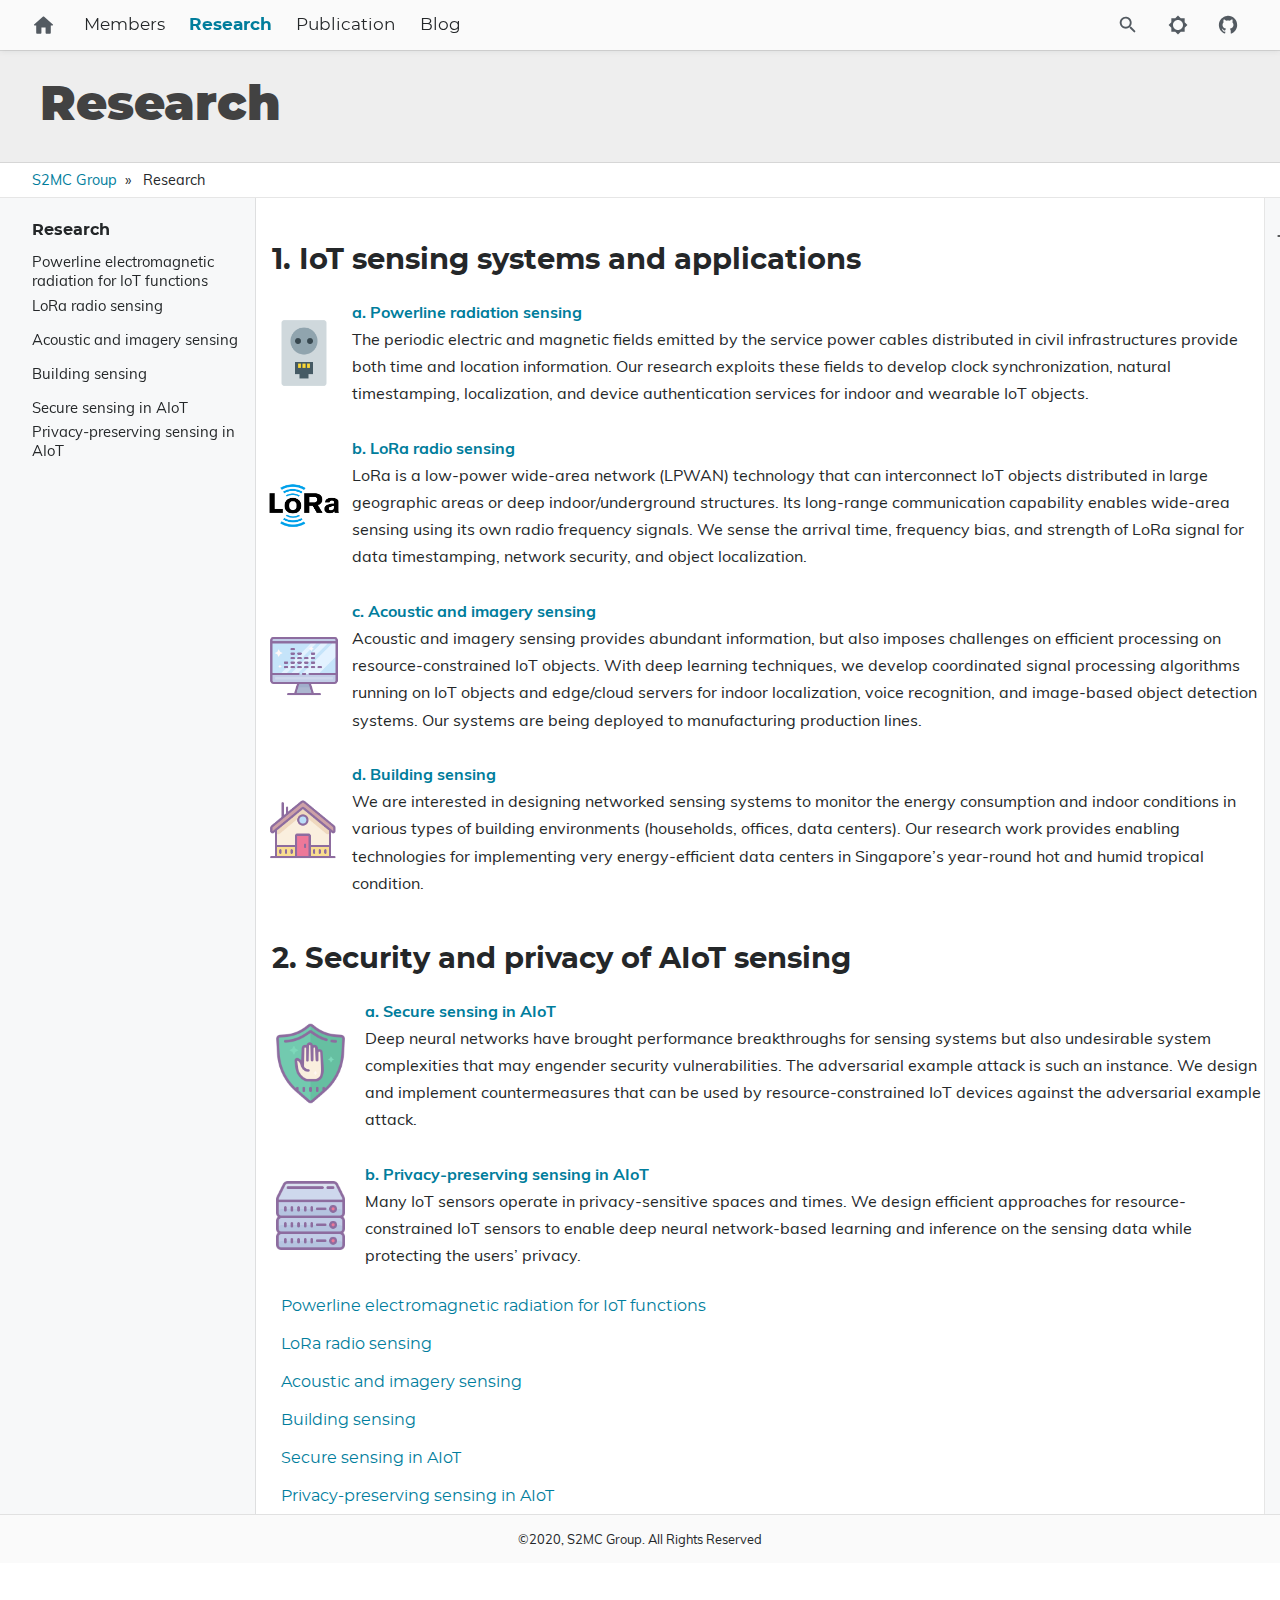
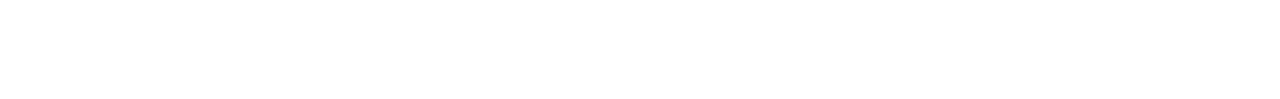
<file: research/index.html>
<!DOCTYPE html>
<html lang="en" dir="ltr">

<head>
    <meta charset="utf-8">
    <meta name="viewport" content="width=device-width, initial-scale=1">
    <title>Research – S2MC Group</title>
    


<script src="/js/enquire.min.dfb99dee1e029d51d6cfb672d847929890b1585402de17f5ed092edd72a688b4.js"></script>

<script defer src="/js/fuse.min.94c78ad70b02749822921660cf4e9f0b3701bc0680c421afb784a78228de0275.js"></script>

<script defer src="/js/lazysizes.min.31dd6a2d3a1ec0f78a8df007535cf23f03aeb5c70f026e6d6a19dac3b3acc340.js"></script>

<script defer src="/js/helper/getParents.min.1618c696be7c98933f9a92677f518b512a74e55bdbb976b09936b4182e93181b.js"></script>

<script defer src="/js/helper/fadeinout.min.93a331f96194789a542f33690bbe4f0c102c7e78ffc018217f5a1c33010bad91.js"></script>

<script>
  "use strict";

  
  var languagedir = JSON.parse("\"ltr\"");

  window.onload = function() {

    
    var toggleSidebarElem = document.getElementById("toggle-sidebar");
    var tocBodyElem = document.querySelector('.toc__body');
    var tocLabelElem = document.querySelector('.toc__label');
    var listMainElem = document.getElementById('list-main');
    var listSideElem = document.getElementById('list-side');
    var sliderIcons = document.querySelectorAll('.slider__icon');

    toggleSidebarElem ?
      toggleSidebarElem.addEventListener('change', function (e) {
        if (e.target.checked) {
          if (tocBodyElem) {
            fadeIn(tocBodyElem, 200);
          }
          if (tocLabelElem) {
            fadeIn(tocLabelElem, 200);
          }
          if (listMainElem && listSideElem) {
            listMainElem.className = 'm';
            listSideElem.className = 'r';
          }

          sliderIcons && sliderIcons.forEach(function (elem) {
            if (elem.classList.contains('hide')) {
              elem.classList.remove('hide');
            } else {
              elem.classList.add('hide');
            }
          });

        } else {
          if (tocBodyElem) {
            fadeOut(tocBodyElem, 200);
          }
          if (tocLabelElem) {
            fadeOut(tocLabelElem, 200);
          }
          if (listMainElem && listSideElem) {
            listMainElem.className = 'mr';
            listSideElem.className = 'hide';
          }

          sliderIcons && sliderIcons.forEach(function (elem) {
            if (elem.classList.contains('hide')) {
              elem.classList.remove('hide');
            } else {
              elem.classList.add('hide');
            }
          });
        }
      }) : null;
    

    
    var navCollapseBtn = document.getElementById('navCollapseBtn');
    navCollapseBtn ? navCollapseBtn.addEventListener('click', function(e) {
      var navCollapse = document.querySelector('.navbar__collapse');
      
      if (navCollapse) {
        var dataOpen = navCollapse.getAttribute('data-open');

        if (dataOpen === 'true') {
          navCollapse.setAttribute('data-open', 'false');
          navCollapse.style.maxHeight = 0;
        } else {
          navCollapse.setAttribute('data-open', 'true');
          navCollapse.style.maxHeight = navCollapse.scrollHeight + "px";
        }
      }
    }) : null;
    


    
    var expandBtn = document.querySelectorAll('.expand__button');

    for (let i = 0; i < expandBtn.length; i++) {
      expandBtn[i].addEventListener("click", function () {
        var content = this.nextElementSibling;
        if (content.style.maxHeight) {
          content.style.maxHeight = null;
          this.querySelector('svg').classList.add('expand-icon__right');
          this.querySelector('svg').classList.remove('expand-icon__down');
        } else {
          content.style.maxHeight = content.scrollHeight + "px";
          this.querySelector('svg').classList.remove('expand-icon__right');
          this.querySelector('svg').classList.add('expand-icon__down');
        }
      });
    }
    

    
    
    var root = document.getElementById('root');
    var toggleToLightBtn = document.getElementById('toggleToLight');
    var toggleToDarkBtn = document.getElementById('toggleToDark');

    toggleToDark.onclick = function(e) {
      root.className = 'theme__dark';
      localStorage.setItem('theme', 'dark');
      toggleToLightBtn.className = 'navbar__icons--icon';
      toggleToDarkBtn.className = 'hide';
    }

    toggleToLight.onclick = function (e) {
      root.className = 'theme__light';
      localStorage.setItem('theme', 'light');
      toggleToLightBtn.className = 'hide';
      toggleToDarkBtn.className = 'navbar__icons--icon';
    }


    
    document.querySelectorAll('.menu__list').forEach(function(elem) {
      if (elem.classList.contains('active')) {
        elem.style.maxHeight = elem.scrollHeight + "px"; 
      }
    });
    
    document.querySelectorAll('.menu__title--collapse').forEach(function(elem) {
      elem.addEventListener('click', function (e) {
        var content = this.nextElementSibling;
        var menuTitleIcon = this.querySelector('.menu__title--icon');
        if (!content) {
          return null;
        }

        var parent = elem.parentNode;
        while (parent.classList.contains('menu__list') && parent.classList.contains('active')) {
          console.log('parent');
          parent.style.maxHeight = 100 * parent.children.length + "px";
          parent = parent.parentNode;
        }

        if (content.style.maxHeight) {
          console.log('null');
          content.style.maxHeight = null;
          content.classList.remove('active');
          menuTitleIcon.classList.add('right');
          
          if (languagedir === 'rtl') {
            menuTitleIcon.classList.remove('downrtl');
          } else {
            menuTitleIcon.classList.remove('down');
          }
        } else {
          console.log('scrollHeight');
          content.style.maxHeight = content.scrollHeight + "px";
          content.classList.add('active');
          menuTitleIcon.classList.remove('right');
          
          if (languagedir === 'rtl') {
            menuTitleIcon.classList.add('downrtl');
          } else {
            menuTitleIcon.classList.add('down');
          }
        }
      });
    });
    


    
    var mobileLogo = document.getElementById('mobileLogo');
    var modal = document.getElementById("myModal");
    var drawer = document.getElementById('myDrawer');
    var drawerCloseBtn = document.querySelector('.drawer__close');

    var openDrawer = function() {
      modal.style.opacity = 1;

      if (languagedir === 'rtl') {
        modal.style.right = 0;
        drawer.style.right = 0;
      } else {
        modal.style.left = 0;
        drawer.style.left = 0;
      }
    }

    var closeDrawer = function() {
      modal.style.opacity = 0;

      if (languagedir === 'rtl') {
        drawer.style.right = '-100%';
      } else {
        drawer.style.left = '-100%';
      }

      
      setTimeout(function () {
        if (languagedir === 'rtl') {
          modal.style.right = '-100%';
        } else {
          modal.style.left = '-100%';
        }
      }, 250);
    }

    mobileLogo.onclick = function () {
      openDrawer();
      localStorage.setItem('isDrawerOpen', 'true');
    }

    modal.onclick = function () {
      closeDrawer();
      localStorage.setItem('isDrawerOpen', 'false');
    }

    drawerCloseBtn.onclick = function () {
      closeDrawer();
      localStorage.setItem('isDrawerOpen', 'false');
    }
  


  
    var lastScrollTop = window.pageYOffset || document.documentElement.scrollTop;
    var tocElem = document.querySelector('.toc');
    var tableOfContentsElem = tocElem ? tocElem.querySelector('#TableOfContents') : null;
    var singleContentsElem = document.querySelector('.single__contents');
    var dataBGImgs = document.querySelectorAll('div[data-bgimg]');

    
    var tocLevels = JSON.parse("null");

    if (tocLevels) {
      tocLevels = tocLevels.toString();
    } else {
      tocLevels = "h1, h2, h3, h4, h5, h6";
    }

    
    var isLandingBgImg = JSON.parse("null");
    
    var isHome = JSON.parse("false");

    function setNavbarBG(scrollTop) {
      if (isHome && isLandingBgImg && Object.keys(isLandingBgImg).length) {
        if (isLandingBgImg.height <= scrollTop) {
          dataBGImgs.forEach(function(elem) {
            elem.setAttribute('data-bgimg', 'false');
          });
        } else {
          dataBGImgs.forEach(function (elem) {
            elem.setAttribute('data-bgimg', 'true');
          });
        }
      }
    }
    setNavbarBG(lastScrollTop);

    window.onscroll = function () {
      var st = window.pageYOffset || document.documentElement.scrollTop;
      if (st > lastScrollTop) { 
        singleContentsElem ? 
        singleContentsElem.querySelectorAll(tocLevels.toString()).forEach(function(elem) {
          if (document.documentElement.scrollTop >= elem.offsetTop) {
            if (tableOfContentsElem) {
              var id = elem.getAttribute('id');
              tocElem.querySelectorAll('a').forEach(function (elem) {
                elem.classList.remove('active');
              });
              tocElem.querySelector('a[href="#' + id + '"]') ? 
              tocElem.querySelector('a[href="#' + id + '"]').classList.add('active') : null;
            }
          }
        }) : null;
        setNavbarBG(st);
      } else { 
        singleContentsElem ? 
        singleContentsElem.querySelectorAll(tocLevels.toString()).forEach(function(elem) {
          if (document.documentElement.scrollTop >= elem.offsetTop) {
            if (tableOfContentsElem) {
              var id = elem.getAttribute('id');
              tocElem.querySelectorAll('a').forEach(function (elem) {
                elem.classList.remove('active');
              });
              tocElem.querySelector('a[href="#' + id + '"]') ? 
              tocElem.querySelector('a[href="#' + id + '"]').classList.add('active') : null;
            }
          }
        }) : null;
        setNavbarBG(st);
      }
      lastScrollTop = st <= 0 ? 0 : st;
    };
    



    
    var mobileSearchInputElem = document.querySelector('#search-mobile');
    var mobileSearchClassElem = document.querySelector('.mobile-search');
    var mobileSearchBtnElem = document.querySelector('#mobileSearchBtn');
    var mobileSearchCloseBtnElem = document.querySelector('#search-mobile-close');
    var mobileSearchContainer = document.querySelector('#search-mobile-container');
    var mobileSearchResultsElem = document.querySelector('#search-mobile-results');
    var htmlElem = document.querySelector('html');

    if (mobileSearchClassElem) {
      mobileSearchClassElem.style.display = 'none';
    }

    mobileSearchBtnElem ? 
    mobileSearchBtnElem.addEventListener('click', function () {
      if (mobileSearchContainer) {
        mobileSearchContainer.style.display = 'block';
      }

      if (mobileSearchInputElem) {
        mobileSearchInputElem.focus();
      }

      if (htmlElem) {
        htmlElem.style.overflowY = 'hidden';
      }
    }) : null;

    mobileSearchCloseBtnElem ? 
    mobileSearchCloseBtnElem.addEventListener('click', function() {
      if (mobileSearchContainer) {
        mobileSearchContainer.style.display = 'none';
      }

      if (mobileSearchInputElem) {
        mobileSearchInputElem.value = '';
      }
      
      if (mobileSearchResultsElem) {
        while (mobileSearchResultsElem.firstChild) {
          mobileSearchResultsElem.removeChild(mobileSearchResultsElem.firstChild);
        }
      }

      if (htmlElem) {
        htmlElem.style.overflowY = 'visible';
      }
    }) : null;

    mobileSearchInputElem ? 
    mobileSearchInputElem.addEventListener('keydown', function(e) {
      if (e.key === 'Escape') {
        if (mobileSearchContainer) {
          mobileSearchContainer.style.display = 'none';
        }
        
        if (mobileSearchInputElem) {
          mobileSearchInputElem.value = '';
        }

        if (mobileSearchResultsElem) {
          while (mobileSearchResultsElem.firstChild) {
            mobileSearchResultsElem.removeChild(mobileSearchResultsElem.firstChild);
          }
        }
        if (htmlElem) {
          htmlElem.style.overflowY = 'visible';
        }
      }
    }) : null;
  


  
    var localTheme = localStorage.getItem('theme');
    var rootEleme = document.getElementById('root');
    var selectThemeElem = document.querySelectorAll('.select-theme');
    var selectThemeItemElem = document.querySelectorAll('.select-theme__item');
    
    if (localTheme) {
      selectThemeItemElem ? 
      selectThemeItemElem.forEach(function (elem) {
        if (elem.text.trim() === localTheme) {
          elem.classList.add('is-active');
        } else {
          elem.classList.remove('is-active');
        }
      }) : null;
    }

    selectThemeItemElem ? 
    selectThemeItemElem.forEach(function (v, i) {
      v.addEventListener('click', function (e) {
        var selectedThemeVariant = e.target.text.trim();
        localStorage.setItem('theme', selectedThemeVariant);

        rootEleme.removeAttribute('class');
        rootEleme.classList.add(`theme__${selectedThemeVariant}`);
        selectThemeElem.forEach(function(rootElem) {
          rootElem.querySelectorAll('a').forEach(function (elem) {
            if (elem.classList) {
              if (elem.text.trim() === selectedThemeVariant) {
                if (!elem.classList.contains('is-active')) {
                  elem.classList.add('is-active');
                }
              } else {
                if (elem.classList.contains('is-active')) {
                  elem.classList.remove('is-active');
                }
              }
            }
          });
        });

        if (window.mermaid) {
          if (selectedThemeVariant === "dark" || selectedThemeVariant === "hacker") {
            mermaid.initialize({ theme: 'dark' });
            location.reload();
          } else {
            mermaid.initialize({ theme: 'default' });
            location.reload();
          }
        }

        var utterances = document.querySelector('iframe');
        if (utterances) {
          utterances.contentWindow.postMessage({
            type: 'set-theme',
            theme: selectedThemeVariant === "dark" || selectedThemeVariant === "hacker" ? 'photon-dark' : selectedThemeVariant === 'kimbie' ? 'github-dark-orange' : 'github-light',
          }, 'https://utteranc.es');
        }
      });
    }) : null;
  


  
    
    var searchURL = JSON.parse("\"https://ntuiot.xyz/\"");
    var searchResults = null;
    var searchMenu = null;
    var searchText = null;
    
    
    var enableSearchHighlight = JSON.parse("true");
    
    var enableSearch = JSON.parse("true");

    var fuse = null;

    if (enableSearch) {
      (function initFuse() {
        var xhr = new XMLHttpRequest();
        xhr.open('GET', searchURL + "index.json");
        xhr.setRequestHeader('Content-Type', 'application/json; charset=utf-8');
        xhr.onload = function () {
          if (xhr.status === 200) {
            fuse = new Fuse(JSON.parse(xhr.response.toString('utf-8')), {
              keys: ['title', 'description', 'content'],
              includeMatches: enableSearchHighlight,
              shouldSort: true,
              threshold: 0.4,
              location: 0,
              distance: 100,
              maxPatternLength: 32,
              minMatchCharLength: 1,
            });
          }
          else {
            console.error(`[${xhr.status}]Error:`, xhr.statusText);
          }
        };
        xhr.send();
      })();
    }
    
    function makeLi(ulElem, obj) {
      var li = document.createElement('li');
      li.className = 'search-result__item';
      
      var a = document.createElement('a');
      a.innerHTML = obj.title;
      a.setAttribute('class', 'search-result__item--title');
      a.setAttribute('href', obj.permalink);

      var descDiv = document.createElement('div');
      descDiv.setAttribute('class', 'search-result__item--desc');
      if (obj.description) {
        descDiv.innerHTML = obj.description;
      } else if (obj.content) {
        descDiv.innerHTML = obj.content.substring(0, 80);
      }
      
      li.appendChild(a);
      li.appendChild(descDiv);
      ulElem.appendChild(li);
    }

    function makeHighlightLi(ulElem, obj) {
      var li = document.createElement('li');
      li.className = 'search-result__item';
      var descDiv = null;

      var a = document.createElement('a');
      a.innerHTML = obj.item.title;
      a.setAttribute('class', 'search-result__item--title');
      a.setAttribute('href', obj.item.uri);

      if (obj.matches && obj.matches.length) {
        for (var i = 0; i < obj.matches.length; i++) {
          if ('title' === obj.matches[i].key) {
            a = document.createElement('a');
            a.innerHTML = generateHighlightedText(obj.matches[i].value, obj.matches[i].indices);
            a.setAttribute('class', 'search-result__item--title');
            a.setAttribute('href', obj.item.uri);
          }
          
          if ('description' === obj.matches[i].key) {
            descDiv = document.createElement('div');
            descDiv.setAttribute('class', 'search-result__item--desc');
            descDiv.innerHTML = generateHighlightedText(obj.item.description, obj.matches[i].indices);
          } else if ('content' === obj.matches[i].key) {
            if (!descDiv) {
              descDiv = document.createElement('div');
              descDiv.setAttribute('class', 'search-result__item--desc');
              descDiv.innerHTML = generateHighlightedText(obj.item.content.substring(0, 80), obj.matches[i].indices);
            }
          } else {
            if (obj.item.description) {
              descDiv = document.createElement('div');
              descDiv.setAttribute('class', 'search-result__item--desc');
              descDiv.innerHTML = obj.item.description;
            } else {
              descDiv = document.createElement('div');
              descDiv.setAttribute('class', 'search-result__item--desc');
              descDiv.innerHTML = obj.item.content.substring(0, 80);
            }
          }
        }

        li.appendChild(a);
        if (descDiv) {
          li.appendChild(descDiv);
        }
        if (li) {
          ulElem.appendChild(li);
        }
      }
    }

    function renderSearchResults(searchText, results) {
      searchResults = document.getElementById('search-results');
      searchMenu = document.getElementById('search-menu');
      searchResults.setAttribute('class', 'dd is-active');
      
      var ul = document.createElement('ul');
      ul.setAttribute('class', 'dd-content search-content');

      if (results.length) {
        results.forEach(function (result) {
          var li = document.createElement('li');
          var a = document.createElement('a');
          a.setAttribute('href', result.uri);
          a.setAttribute('class', 'dd-item');
          a.appendChild(li);

          var titleDiv = document.createElement('div');
          titleDiv.innerHTML = result.title;
          titleDiv.setAttribute('class', 'search-result__item--title');

          var descDiv = document.createElement('div');
          descDiv.setAttribute('class', 'search-result__item--desc');
          if (result.description) {
            descDiv.innerHTML = result.description;
          } else if (result.content) {
            descDiv.innerHTML = result.content.substring(0, 80);
          }

          li.appendChild(titleDiv);
          li.appendChild(descDiv);
          ul.appendChild(a);
        });
      } else {
        var li = document.createElement('li');
        li.setAttribute('class', 'dd-item');
        li.innerText = 'No results found';
        ul.appendChild(li);
      }

      while (searchMenu.hasChildNodes()) {
        searchMenu.removeChild(
          searchMenu.lastChild
        );
      }
      
      searchMenu.appendChild(ul);
    }

    function renderSearchHighlightResults(searchText, results) {
      searchResults = document.getElementById('search-results');
      searchMenu = document.getElementById('search-menu');
      searchResults.setAttribute('class', 'dd is-active');

      var ul = document.createElement('ul');
      ul.setAttribute('class', 'dd-content search-content');

      if (results.length) {
        results.forEach(function (result) {
          var li = document.createElement('li');
          var a = document.createElement('a');
          var descDiv = null;

          a.setAttribute('href', result.item.uri);
          a.setAttribute('class', 'dd-item');
          a.appendChild(li);

          var titleDiv = document.createElement('div');
          titleDiv.innerHTML = result.item.title;
          titleDiv.setAttribute('class', 'search-result__item--title');
          
          if (result.matches && result.matches.length) {
            for (var i = 0; i < result.matches.length; i++) {
              if ('title' === result.matches[i].key) {
                titleDiv.innerHTML = generateHighlightedText(result.matches[i].value, result.matches[i].indices);
              }

              if ('description' === result.matches[i].key) {
                descDiv = document.createElement('div');
                descDiv.setAttribute('class', 'search-result__item--desc');
                descDiv.innerHTML = generateHighlightedText(result.item.description, result.matches[i].indices);
              } else if ('content' === result.matches[i].key) {
                if (!descDiv) {
                  descDiv = document.createElement('div');
                  descDiv.setAttribute('class', 'search-result__item--desc');
                  descDiv.innerHTML = generateHighlightedText(result.item.content.substring(0, 80), result.matches[i].indices);
                }
              } else {
                if (result.item.description) {
                  descDiv = document.createElement('div');
                  descDiv.setAttribute('class', 'search-result__item--desc');
                  descDiv.innerHTML = result.item.description;
                } else {
                  descDiv = document.createElement('div');
                  descDiv.setAttribute('class', 'search-result__item--desc');
                  descDiv.innerHTML = result.item.content.substring(0, 80);
                }
              }
            }
            
            li.appendChild(titleDiv);
            if (descDiv) {
              li.appendChild(descDiv);
            }
            ul.appendChild(a);
          }
        });
      } else {
        var li = document.createElement('li');
        li.setAttribute('class', 'dd-item');
        li.innerText = 'No results found';
        ul.appendChild(li);
      }

      while (searchMenu.hasChildNodes()) {
        searchMenu.removeChild(
          searchMenu.lastChild
        );
      }
      searchMenu.appendChild(ul);
    }

    function renderSearchResultsMobile(searchText, results) {
      searchResults = document.getElementById('search-mobile-results');

      var content = document.createElement('div');
      content.setAttribute('class', 'mobile-search__content');

      if (results.length > 0) {
        results.forEach(function (result) {
          var item = document.createElement('a');
          item.setAttribute('href', result.uri);
          item.innerHTML = '<div class="mobile-search__item"><div class="mobile-search__item--title">📄 ' + result.title + '</div><div class="mobile-search__item--desc">' + (result.description ? result.description : result.content) + '</div></div>';
          content.appendChild(item);
        });
      } else {
        var item = document.createElement('span');
        content.appendChild(item);
      }

      let wrap = document.getElementById('search-mobile-results');
      while (wrap.firstChild) {
        wrap.removeChild(wrap.firstChild)
      }
      searchResults.appendChild(content);      
    }

    function renderSearchHighlightResultsMobile(searchText, results) {
      searchResults = document.getElementById('search-mobile-results');

      var ul = document.createElement('div');
      ul.setAttribute('class', 'mobile-search__content');

      if (results.length) {
        results.forEach(function (result) {
          var li = document.createElement('li');
          var a = document.createElement('a');
          var descDiv = null;

          a.setAttribute('href', result.item.uri);
          a.appendChild(li);
          li.setAttribute('class', 'mobile-search__item');

          var titleDiv = document.createElement('div');
          titleDiv.innerHTML = result.item.title;
          titleDiv.setAttribute('class', 'mobile-search__item--title');
          
          if (result.matches && result.matches.length) {
            for (var i = 0; i < result.matches.length; i++) {
              if ('title' === result.matches[i].key) {
                titleDiv.innerHTML = generateHighlightedText(result.matches[i].value, result.matches[i].indices);
              }

              if ('description' === result.matches[i].key) {
                descDiv = document.createElement('div');
                descDiv.setAttribute('class', 'mobile-search__item--desc');
                descDiv.innerHTML = generateHighlightedText(result.item.description, result.matches[i].indices);
              } else if ('content' === result.matches[i].key) {
                if (!descDiv) {
                  descDiv = document.createElement('div');
                  descDiv.setAttribute('class', 'mobile-search__item--desc');
                  descDiv.innerHTML = generateHighlightedText(result.item.content.substring(0, 150), result.matches[i].indices);
                }
              } else {
                if (result.item.description) {
                  descDiv = document.createElement('div');
                  descDiv.setAttribute('class', 'mobile-search__item--desc');
                  descDiv.innerHTML = result.item.description;
                } else {
                  descDiv = document.createElement('div');
                  descDiv.setAttribute('class', 'mobile-search__item--desc');
                  descDiv.innerHTML = result.item.content.substring(0, 150);
                }
              }
            }
            
            li.appendChild(titleDiv);
            if (descDiv) {
              li.appendChild(descDiv);
            }
            ul.appendChild(a);
          }
        });
      } else {
        var item = document.createElement('span');
        ul.appendChild(item);
      }

      let wrap = document.getElementById('search-mobile-results');
      while (wrap.firstChild) {
        wrap.removeChild(wrap.firstChild)
      }
      searchResults.appendChild(ul);
    }

    function generateHighlightedText(text, regions) {
      if (!regions) {
        return text;
      }

      var content = '', nextUnhighlightedRegionStartingIndex = 0;

      regions.forEach(function(region) {
        if (region[0] === region[1]) {
          return null;
        }
        
        content += '' +
          text.substring(nextUnhighlightedRegionStartingIndex, region[0]) +
          '<span class="search__highlight">' +
            text.substring(region[0], region[1] + 1) +
          '</span>' +
        '';
        nextUnhighlightedRegionStartingIndex = region[1] + 1;
      });

      content += text.substring(nextUnhighlightedRegionStartingIndex);

      return content;
    };

    var searchElem = document.getElementById('search');
    var searchMobile = document.getElementById('search-mobile');
    var searchResultsContainer = document.getElementById('search-results');

    searchElem ? 
    searchElem.addEventListener('input', function(e) {
      if (!e.target.value | window.innerWidth < 770) {
        searchResultsContainer ? searchResultsContainer.setAttribute('class', 'dd') : null;
        return null;
      }

      searchText = e.target.value;
      var results = fuse.search(e.target.value);

      if (enableSearchHighlight) {
        renderSearchHighlightResults(searchText, results);
      } else {
        renderSearchResults(searchText, results);
      }

      var dropdownItems = searchResultsContainer.querySelectorAll('.dd-item');
      dropdownItems ? dropdownItems.forEach(function (item) {
        item.addEventListener('mousedown', function (e) {
          console.log('mousedown');
          e.target.click();
        });
      }) : null;
    }) : null;

    searchElem ? 
    searchElem.addEventListener('blur', function() {
      if (window.innerWidth < 770) {
        return null;
      }
      searchResultsContainer ? searchResultsContainer.setAttribute('class', 'dd') : null;
    }) : null;

    searchElem ? 
    searchElem.addEventListener('click', function(e) {
      if (window.innerWidth < 770) {
        return null;
      }
      if (!e.target.value) {
        searchResultsContainer ? searchResultsContainer.setAttribute('class', 'dd') : null;
        return null;
      }

      searchText = e.target.value;
      var results = fuse.search(e.target.value);

      if (enableSearchHighlight) {
        renderSearchHighlightResults(searchText, results);
      } else {
        renderSearchResults(searchText, results);
      }

      var dropdownItems = searchResultsContainer.querySelectorAll('.dd-item');
      dropdownItems ? dropdownItems.forEach(function (item) {
        item.addEventListener('mousedown', function (e) {
          console.log('mousedown');
          e.target.click();
        });
      }) : null;
    }) : null;

    var searchMenuElem = document.getElementById("search-menu");
    var activeItem = document.querySelector('#search-menu .dd-item.is-active');
    var activeIndex = null;
    var items = null;
    var searchContainerMaxHeight = 350;

    searchElem ? 
    searchElem.addEventListener('keydown', function(e) {
      if (window.innerWidth < 770) {
        return null;
      }

      var items = document.querySelectorAll('#search-menu .dd-item');
      
      if (e.key === 'ArrowDown') {
        if (activeIndex === null) {
          activeIndex = 0;
          items[activeIndex].classList.remove('is-active');
        } else {
          items[activeIndex].classList.remove('is-active');
          activeIndex = activeIndex === items.length - 1 ? 0 : activeIndex + 1;
        }
        items[activeIndex].classList.add('is-active');

        let overflowedPixel = items[activeIndex].offsetTop + items[activeIndex].clientHeight - searchContainerMaxHeight;
        if (overflowedPixel > 0) {
          document.querySelector(".search-content").scrollTop += items[activeIndex].getBoundingClientRect().height;
        } else if (activeIndex === 0) {
          document.querySelector(".search-content").scrollTop = 0;
        }
      } else if (e.key === 'ArrowUp') {
        if (activeIndex === null) {
          activeIndex = items.length - 1;
          items[activeIndex].classList.remove('is-active');
        } else {
          items[activeIndex].classList.remove('is-active');
          activeIndex = activeIndex === 0 ? items.length - 1 : activeIndex - 1;
        }
        items[activeIndex].classList.add('is-active');
        
        let overflowedPixel = items[activeIndex].offsetTop + items[activeIndex].clientHeight - searchContainerMaxHeight;
        if (overflowedPixel < 0) {
          document.querySelector(".search-content").scrollTop -= items[activeIndex].getBoundingClientRect().height;
        } else {
          document.querySelector(".search-content").scrollTop = overflowedPixel + items[activeIndex].getBoundingClientRect().height;
        }
      } else if (e.key === 'Enter') {
        var currentItemLink = items[activeIndex].getAttribute('href');
        if (currentItemLink) {
          location.href = currentItemLink;
        }
      } else if (e.key === 'Escape') {
        e.target.value = null;
        if (searchResults) {
          searchResults.classList.remove('is-active');
        }
      }
    }) : null;

    searchMobile ? 
    searchMobile.addEventListener('input', function(e) {
      if (!e.target.value) {
        let wrap = document.getElementById('search-mobile-results');
        while (wrap.firstChild) {
          wrap.removeChild(wrap.firstChild);
        }
        return null;
      }

      searchText = e.target.value;
      var results = fuse.search(e.target.value);
      
      if (enableSearchHighlight) {
        renderSearchHighlightResultsMobile(searchText, results);
      } else {
        renderSearchResultsMobile(searchText, results);
      }

      var dropdownItems = searchResultsContainer.querySelectorAll('.dd-item');
      dropdownItems ? dropdownItems.forEach(function (item) {
        item.addEventListener('mousedown', function (e) {
          console.log('mousedown');
          e.target.click();
        });
      }) : null;
    }) : null;
  
  }
</script>
    


<link rel="stylesheet" href="/css/main.min.css">


    <link rel="alternate" type="application/rss&#43;xml" title="RSS" href="../index.xml">
<meta name="description" content="Research from S2MC Group" />
<meta name="keywords" content="">
<meta name="created" content="2020-04-14T14:09:21&#43;0900">
<meta name="modified" content="2020-04-14T14:09:21&#43;0900">


<meta property="og:site_name" content="S2MC Group">
<meta property="og:title" content="Research">
<meta property="og:url" content="">
<meta property="og:type" content="website">

<meta name="generator" content="Hugo 0.74.3" />
<meta name="msapplication-TileColor" content="#ffffff">
<meta name="theme-color" content="#ffffff">
<link rel="canonical" href="">
<link rel="manifest" href="/manifest.json">

  <link rel="apple-touch-icon" sizes="57x57" href="/favicon/apple-icon-57x57.png">
  <link rel="apple-touch-icon" sizes="60x60" href="/favicon/apple-icon-60x60.png">
  <link rel="apple-touch-icon" sizes="72x72" href="/favicon/apple-icon-72x72.png">
  <link rel="apple-touch-icon" sizes="76x76" href="/favicon/apple-icon-76x76.png">
  <link rel="apple-touch-icon" sizes="114x114" href="/favicon/apple-icon-114x114.png">
  <link rel="apple-touch-icon" sizes="120x120" href="/favicon/apple-icon-120x120.png">
  <link rel="apple-touch-icon" sizes="144x144" href="/favicon/apple-icon-144x144.png">
  <link rel="apple-touch-icon" sizes="152x152" href="/favicon/apple-icon-152x152.png">
  <link rel="apple-touch-icon" sizes="180x180" href="/favicon/apple-icon-180x180.png">
  <link rel="icon" type="image/png" sizes="192x192" href="/favicon/android-icon-192x192.png">
  <link rel="icon" type="image/png" sizes="192x192" href="/favicon/android-icon-512x512.png">
  <link rel="icon" type="image/png" sizes="32x32" href="/favicon/favicon-32x32.png">
  <link rel="icon" type="image/png" sizes="96x96" href="/favicon/favicon-96x96.png">
  <link rel="icon" type="image/png" sizes="16x16" href="/favicon/favicon-16x16.png">
  <meta name="msapplication-TileColor" content="#ffffff">
  <meta name="msapplication-TileImage" content="/ms-icon-144x144.png">

    <script type="application/ld+json">
  {
    "@context": "https://schema.org",
    "@type": "WebPage",
    "url" : "/",
    "name": "Research",
    "description": "Research from S2MC Group",
    "mainEntityOfPage": {
      "@type": "WebPage",
      "@id": "https://ntuiot.xyz/"
    },
    "publisher": {
      "@type": "Organization",
      "name": "S2MC Group",
      "url": "https://ntuiot.xyz/"
    }
  }
</script>

    

</head>

<body id="root" class="theme__light">
    <script>
        var localTheme = localStorage.getItem('theme');
        if (localTheme) {
            document.getElementById('root').className = `theme__${localTheme}`;
        }        
    </script>
    
    <div id="container">
        <div id="myDrawer" class="drawer" style="">
  <div class="drawer__header">
    <a href="/" class="drawer__header--text">
      S2MC Group
    </a>
    <div class="grow"></div>
    <div class="drawer__close">
      <svg xmlns="http://www.w3.org/2000/svg" width="22" height="22" viewBox="0 0 24 24"><path fill="none" d="M0 0h24v24H0V0z"/><path fill="currentColor" d="M18.3 5.71c-.39-.39-1.02-.39-1.41 0L12 10.59 7.11 5.7c-.39-.39-1.02-.39-1.41 0-.39.39-.39 1.02 0 1.41L10.59 12 5.7 16.89c-.39.39-.39 1.02 0 1.41.39.39 1.02.39 1.41 0L12 13.41l4.89 4.89c.39.39 1.02.39 1.41 0 .39-.39.39-1.02 0-1.41L13.41 12l4.89-4.89c.38-.38.38-1.02 0-1.4z"/></svg>
    </div>
  </div>

  <div class="drawer__body">
    <div class="menu">
  <h6 class="menu__label">
    
      Research
    
  </h6>
  <ul>
    
    
      
  
  
  
  
  
  
  

  
  
  
  
  
  
  
  <li class="">
    <a href="powerline/"
      class="menu__title ">Powerline electromagnetic radiation for IoT functions</a>
  </li>
  

    
      
  
  
  
  
  
  
  

  
  
  
  
  
  
  
  <li class="">
    <a href="lora/"
      class="menu__title ">LoRa radio sensing</a>
  </li>
  

    
      
  
  
  
  
  
  
  

  
  
  
  
  
  
  
  <li class="">
    <a href="acoustic_image/"
      class="menu__title ">Acoustic and imagery sensing</a>
  </li>
  

    
      
  
  
  
  
  
  
  

  
  
  
  
  
  
  
  <li class="">
    <a href="building/"
      class="menu__title ">Building sensing</a>
  </li>
  

    
      
  
  
  
  
  
  
  

  
  
  
  
  
  
  
  <li class="">
    <a href="secure/"
      class="menu__title ">Secure sensing in AIoT</a>
  </li>
  

    
      
  
  
  
  
  
  
  

  
  
  
  
  
  
  
  <li class="">
    <a href="privacy/"
      class="menu__title ">Privacy-preserving sensing in AIoT</a>
  </li>
  

    
  </ul>
</div>



<script>
  var menuTitle = document.querySelectorAll('.menu__title');
  var modal = document.getElementById("myModal");
  var drawer = document.getElementById('myDrawer');

  var closeDrawer = function () {
    setTimeout(function () {
      modal.style.opacity = 0;
      drawer.style.left = '-100%';
      modal.style.left = '-100%';
    }, 250);
  }

  menuTitle ? 
  menuTitle.forEach(function(elem) {
    elem.onclick = function() {
      closeDrawer();
      localStorage.setItem('isDrawerOpen', 'false');
    }
  }) : null;
</script>
  </div>
</div>
<div id="myModal" class="modal" style=""></div>

<script>
  var isDrawerOpen = localStorage.getItem('isDrawerOpen');
  var modal = document.getElementById("myModal");
  var drawer = document.getElementById('myDrawer');
  
  
  var languagedir = JSON.parse("\"ltr\"");

  var openDrawer = function () {
    modal.style.opacity = 1;
    
    if (languagedir === "rtl") {
      modal.style.right = 0;
      drawer.style.right = 0;
    } else {
      modal.style.left = 0;
      drawer.style.left = 0;
    }
  }

  if (isDrawerOpen && isDrawerOpen === 'true') {
    openDrawer();
  }
</script>
        
<nav class="nav">
  <div class="navbar__wrapper" data-bgimg="false">
    <div class="divider">
      <div class="navbar lmr">
        <div id="siteLogo" class="navbar__logo--wrapper">
  
    &nbsp;&nbsp;
  
  
    <a href="../index.html" title="" rel="home" class="navbar__logo--text-link">
      <h6 class="navbar__logo--text" data-bgimg="false">S2MC Group</h6>
    </a>
  
</div>
        
        <div class="navbar__menu--wrapper">
          <div id="tabletLogo" class="hide">
  
    <a href="../index.html" rel="home" class="navbar__logo--link">
      <div class="navbar__icons--icon">
        <svg xmlns="http://www.w3.org/2000/svg" width="25" height="25" viewBox="0 0 24 24"><path fill="none" d="M0 0h24v24H0V0z"/><path fill="currentColor" d="M10 19v-5h4v5c0 .55.45 1 1 1h3c.55 0 1-.45 1-1v-7h1.7c.46 0 .68-.57.33-.87L12.67 3.6c-.38-.34-.96-.34-1.34 0l-8.36 7.53c-.34.3-.13.87.33.87H5v7c0 .55.45 1 1 1h3c.55 0 1-.45 1-1z"/></svg>
      </div>
    </a>
  
</div>
          <div id="mobileLogo" class="hide">
  <a href="#" class="navbar__logo--link">
    <div class="navbar__icons--icon">
      <svg xmlns="http://www.w3.org/2000/svg" width="25" height="25" viewBox="0 0 24 24"><path fill="none" d="M0 0h24v24H0V0z"/><path fill="currentColor" d="M4 18h16c.55 0 1-.45 1-1s-.45-1-1-1H4c-.55 0-1 .45-1 1s.45 1 1 1zm0-5h16c.55 0 1-.45 1-1s-.45-1-1-1H4c-.55 0-1 .45-1 1s.45 1 1 1zM3 7c0 .55.45 1 1 1h16c.55 0 1-.45 1-1s-.45-1-1-1H4c-.55 0-1 .45-1 1z"/></svg>
    </div>
  </a>
</div>
          <span id="navMenuMobile" class="hide">
  <button id="navCollapseBtn" class="navbar__dropdown--title" aria-label="Section Menu" data-dir="ltr">
    
      research
    
    <svg xmlns="http://www.w3.org/2000/svg" width="20" height="20" viewBox="0 0 24 24"><path fill="currentColor" d="M8.12 9.29L12 13.17l3.88-3.88c.39-.39 1.02-.39 1.41 0 .39.39.39 1.02 0 1.41l-4.59 4.59c-.39.39-1.02.39-1.41 0L6.7 10.7c-.39-.39-.39-1.02 0-1.41.39-.38 1.03-.39 1.42 0z"/></svg>
  </button>
  <div class="navbar__collapse" data-open="false">
  <ul>
    

  
  
  
  
  <li class="navbar__menu--mobile-item ">
    <a href="/member/index.html" class="">Members</a>
  </li>

  
  
  
  
  <li class="navbar__menu--mobile-item active">
    <a href="/research/index.html" class="active">Research</a>
  </li>

  
  
  
  
  <li class="navbar__menu--mobile-item ">
    <a href="/publication/index.html" class="">Publication</a>
  </li>

  
  
  
  
  <li class="navbar__menu--mobile-item ">
    <a href="/blog/index.html" class="">Blog</a>
  </li>

  </ul>
</div>
</span>
          <ul id="navMenu" class="navbar__menu">
            

  
  
  
  
  <li class="navbar__menu--item ">
    <a href="/member/index.html" data-bgimg="false">Members</a>
  </li>

  
  
  
  
  <li class="navbar__menu--item active">
    <a href="/research/index.html" data-bgimg="false">Research</a>
  </li>

  
  
  
  
  <li class="navbar__menu--item ">
    <a href="/publication/index.html" data-bgimg="false">Publication</a>
  </li>

  
  
  
  
  <li class="navbar__menu--item ">
    <a href="/blog/index.html" data-bgimg="false">Blog</a>
  </li>

          </ul>
        </div>
        <div class="grow"></div>
        <div id="siteSearch">
          

<div class="search" data-bgimg="false">
  <span class="icon">
    <svg xmlns="http://www.w3.org/2000/svg" width="22" height="22" fill="currentColor" viewBox="0 0 24 24"><path fill="none" d="M0 0h24v24H0V0z"/><path d="M15.5 14h-.79l-.28-.27c1.2-1.4 1.82-3.31 1.48-5.34-.47-2.78-2.79-5-5.59-5.34-4.23-.52-7.79 3.04-7.27 7.27.34 2.8 2.56 5.12 5.34 5.59 2.03.34 3.94-.28 5.34-1.48l.27.28v.79l4.25 4.25c.41.41 1.08.41 1.49 0 .41-.41.41-1.08 0-1.49L15.5 14zm-6 0C7.01 14 5 11.99 5 9.5S7.01 5 9.5 5 14 7.01 14 9.5 11.99 14 9.5 14z"/></svg>
  </span>
  <input id="search" aria-label="Site Search" class="input" type="text" autocomplete="off" placeholder="Search">
  <div id="search-results" class="dropdown">
    <div id="search-menu" class="dropdown-menu">
    </div>
  </div>
</div>


        </div>
        <div id="mobileSearch" class="hide">
          
<div id="mobileSearchBtn" class="mobile-search__btn">
  <svg xmlns="http://www.w3.org/2000/svg" width="22" height="22" fill="currentColor" viewBox="0 0 24 24"><path fill="none" d="M0 0h24v24H0V0z"/><path d="M15.5 14h-.79l-.28-.27c1.2-1.4 1.82-3.31 1.48-5.34-.47-2.78-2.79-5-5.59-5.34-4.23-.52-7.79 3.04-7.27 7.27.34 2.8 2.56 5.12 5.34 5.59 2.03.34 3.94-.28 5.34-1.48l.27.28v.79l4.25 4.25c.41.41 1.08.41 1.49 0 .41-.41.41-1.08 0-1.49L15.5 14zm-6 0C7.01 14 5 11.99 5 9.5S7.01 5 9.5 5 14 7.01 14 9.5 11.99 14 9.5 14z"/></svg>
</div>

<div id="search-mobile-container" class="mobile-search hide">
  <div class="mobile-search__top">
    <input id="search-mobile" type="text" aria-label="Mobile Search" placeholder="Search..." class="mobile-search__top--input"/>
    <div id="search-mobile-close" class="mobile-search__top--icon">
      <svg xmlns="http://www.w3.org/2000/svg" width="22" height="22" viewBox="0 0 24 24"><path opacity=".87" fill="none" d="M0 0h24v24H0V0z"/><path fill="currentColor" d="M12 2C6.47 2 2 6.47 2 12s4.47 10 10 10 10-4.47 10-10S17.53 2 12 2zm0 18c-4.41 0-8-3.59-8-8s3.59-8 8-8 8 3.59 8 8-3.59 8-8 8zm3.59-13L12 10.59 8.41 7 7 8.41 10.59 12 7 15.59 8.41 17 12 13.41 15.59 17 17 15.59 13.41 12 17 8.41z"/></svg>
    </div>
  </div>
  <div id="search-mobile-results" class="mobile-search__body">
    
  </div>
</div>

        </div>
        <div class="navbar__icons">
  
  
<button id="toggleToDark" class="navbar__icons--icon" aria-label="Toggle to dark mode">
  <svg xmlns="http://www.w3.org/2000/svg" width="20" height="20" viewBox="0 0 24 24"><path d="M0 0h24v24H0z" fill="none" /><path fill="currentColor" d="M20 15.31L23.31 12 20 8.69V4h-4.69L12 .69 8.69 4H4v4.69L.69 12 4 15.31V20h4.69L12 23.31 15.31 20H20v-4.69zM12 18c-3.31 0-6-2.69-6-6s2.69-6 6-6 6 2.69 6 6-2.69 6-6 6z"/></svg>
</button>
<button id="toggleToLight" class="navbar__icons--icon" aria-label="Toggle to light mode">
  <svg xmlns="http://www.w3.org/2000/svg" width="20" height="20" viewBox="0 0 24 24"><path d="M0 0h24v24H0z" fill="none"/><path fill="currentColor" d="M20 8.69V4h-4.69L12 .69 8.69 4H4v4.69L.69 12 4 15.31V20h4.69L12 23.31 15.31 20H20v-4.69L23.31 12 20 8.69zM12 18c-3.31 0-6-2.69-6-6s2.69-6 6-6 6 2.69 6 6-2.69 6-6 6zm0-10c-2.21 0-4 1.79-4 4s1.79 4 4 4 4-1.79 4-4-1.79-4-4-4z"/></svg>
</button>
<script>
  var theme = localStorage.getItem('theme');
  var toggleToLightBtn = document.getElementById('toggleToLight');
  var toggleToDarkBtn = document.getElementById('toggleToDark');

  if (theme && theme === 'dark') {
    toggleToLightBtn.className = 'navbar__icons--icon';
    toggleToDarkBtn.className = 'hide';
  } else {
    toggleToLightBtn.className = 'hide';
    toggleToDarkBtn.className = 'navbar__icons--icon';
  }
</script>

  <div class="navbar__icons--icon">
    <a href="https://github.com/s2mclab" title="Github repository" aria-label="Github repository" target="_blank" rel="noreferrer">
    <svg fill="currentColor" xmlns="http://www.w3.org/2000/svg" viewBox="0 0 24 24" width="22" height="22"><path d="M10.9,2.1c-4.6,0.5-8.3,4.2-8.8,8.7c-0.5,4.7,2.2,8.9,6.3,10.5C8.7,21.4,9,21.2,9,20.8v-1.6c0,0-0.4,0.1-0.9,0.1 c-1.4,0-2-1.2-2.1-1.9c-0.1-0.4-0.3-0.7-0.6-1C5.1,16.3,5,16.3,5,16.2C5,16,5.3,16,5.4,16c0.6,0,1.1,0.7,1.3,1c0.5,0.8,1.1,1,1.4,1 c0.4,0,0.7-0.1,0.9-0.2c0.1-0.7,0.4-1.4,1-1.8c-2.3-0.5-4-1.8-4-4c0-1.1,0.5-2.2,1.2-3C7.1,8.8,7,8.3,7,7.6c0-0.4,0-0.9,0.2-1.3 C7.2,6.1,7.4,6,7.5,6c0,0,0.1,0,0.1,0C8.1,6.1,9.1,6.4,10,7.3C10.6,7.1,11.3,7,12,7s1.4,0.1,2,0.3c0.9-0.9,2-1.2,2.5-1.3 c0,0,0.1,0,0.1,0c0.2,0,0.3,0.1,0.4,0.3C17,6.7,17,7.2,17,7.6c0,0.8-0.1,1.2-0.2,1.4c0.7,0.8,1.2,1.8,1.2,3c0,2.2-1.7,3.5-4,4 c0.6,0.5,1,1.4,1,2.3v2.6c0,0.3,0.3,0.6,0.7,0.5c3.7-1.5,6.3-5.1,6.3-9.3C22,6.1,16.9,1.4,10.9,2.1z"/></svg>
    </a>
  </div>
</div>


      </div>
    </div>
  </div>
</nav>

<script>
  var siteLogo = document.getElementById('siteLogo');
  var tabletLogo = document.getElementById('tabletLogo');
  var mobileLogo = document.getElementById('mobileLogo');
  var navMenu = document.getElementById('navMenu');
  var navMenuMobile = document.getElementById('navMenuMobile');
  var siteSearch = document.getElementById('siteSearch');
  var mobileSearch = document.getElementById('mobileSearch');
  
  enquire.register("screen and (max-width:1280px)", {
    match: function () {
      siteLogo.className = 'navbar__logo--wrapper';
      tabletLogo.className = 'hide';
      mobileLogo.className = 'hide';
      navMenu.className = 'navbar__menu';
      navMenuMobile.className = 'hide';
      siteSearch.className = '';
      mobileSearch.className = 'hide';
    },
    unmatch: function () {
      siteLogo.className = 'navbar__logo--wrapper';
      tabletLogo.className = 'hide';
      mobileLogo.className = 'hide';
      navMenu.className = 'navbar__menu';
      navMenuMobile.className = 'hide';
      siteSearch.className = '';
      mobileSearch.className = 'hide';
    },
  }).register("screen and (max-width:960px)", {
    match: function () {
      siteLogo.className = 'hide';
      tabletLogo.className = '';
      mobileLogo.className = 'hide';
      navMenu.className = 'navbar__menu';
      navMenuMobile.className = 'hide';
      siteSearch.className = 'hide';
      mobileSearch.className = 'navbar__icons--icon';
    },
    unmatch: function () {
      siteLogo.className = 'navbar__logo--wrapper';
      tabletLogo.className = 'hide';
      mobileLogo.className = 'hide';
      navMenu.className = 'navbar__menu';
      navMenuMobile.className = 'hide';
      siteSearch.className = '';
      mobileSearch.className = 'hide';
    },
  }).register("screen and (max-width:600px)", {
    match: function () {
      siteLogo.className = 'hide';
      tabletLogo.className = 'hide';
      mobileLogo.className = '';
      navMenu.className = 'hide';
      navMenuMobile.className = '';
      siteSearch.className = 'hide';
      mobileSearch.className = 'navbar__icons--icon';
    },
    unmatch: function () {
      siteLogo.className = 'hide';
      tabletLogo.className = '';
      mobileLogo.className = 'hide';
      navMenu.className = 'navbar__menu';
      navMenuMobile.className = 'hide';
      siteSearch.className = 'hide';
      mobileSearch.className = 'navbar__icons--icon';
    },
  });
</script>

        
  <div class="top">
  <div class="header__wrapper bgcolor__header">
    <div class="divider">
      <div class="lmr">
        <h2 class="title">Research</h2>
      </div>
    </div>
  </div>

  <div class="header__wrapper bgcolor__breadcrumb">
    <div class="divider">
      <div class="lmr flexbox">
        
          <nav class="breadcrumb" aria-label="breadcrumbs" data-is-blog="false">
  <ol>
    
  
  
  
  <li >
    
      <a href="../index.html" class="capitalize">S2MC Group</a>
    
  </li>
  
  
  <li  class="is-active" >
    
      <span>Research</span>
    
  </li>
  
  </ol>
  
</nav>
        
        <div class="grow"></div>
        
      </div>
    </div>
  </div>
</div>

        
  
  <div class="mid">
  <div class="divider">

    <nav id="list-menu" class="l" data-dir="ltr">
      
        <div class="menu">
  <h6 class="menu__label">
    
      Research
    
  </h6>
  <ul>
    
    
      
  
  
  
  
  
  
  

  
  
  
  
  
  
  
  <li class="">
    <a href="powerline/index.html"
      class="menu__title ">Powerline electromagnetic radiation for IoT functions</a>
  </li>
  

    
      
  
  
  
  
  
  
  

  
  
  
  
  
  
  
  <li class="">
    <a href="lora/index.html"
      class="menu__title ">LoRa radio sensing</a>
  </li>
  

    
      
  
  
  
  
  
  
  

  
  
  
  
  
  
  
  <li class="">
    <a href="acoustic_image/index.html"
      class="menu__title ">Acoustic and imagery sensing</a>
  </li>
  

    
      
  
  
  
  
  
  
  

  
  
  
  
  
  
  
  <li class="">
    <a href="building/index.html"
      class="menu__title ">Building sensing</a>
  </li>
  

    
      
  
  
  
  
  
  
  

  
  
  
  
  
  
  
  <li class="">
    <a href="secure/index.html"
      class="menu__title ">Secure sensing in AIoT</a>
  </li>
  

    
      
  
  
  
  
  
  
  

  
  
  
  
  
  
  
  <li class="">
    <a href="privacy/index.html"
      class="menu__title ">Privacy-preserving sensing in AIoT</a>
  </li>
  

    
  </ul>
</div>



<script>
  var menuTitle = document.querySelectorAll('.menu__title');
  var modal = document.getElementById("myModal");
  var drawer = document.getElementById('myDrawer');

  var closeDrawer = function () {
    setTimeout(function () {
      modal.style.opacity = 0;
      drawer.style.left = '-100%';
      modal.style.left = '-100%';
    }, 250);
  }

  menuTitle ? 
  menuTitle.forEach(function(elem) {
    elem.onclick = function() {
      closeDrawer();
      localStorage.setItem('isDrawerOpen', 'false');
    }
  }) : null;
</script>
      
    </nav>

    <article id="list-main" class="m" data-dir="ltr">
      
  <label class="switch">
    <input id="toggle-sidebar" aria-label="Toggle Sidebar Visibility" type="checkbox" checked />
    <span class="slider">
      <span class="slider__icon">
        <svg xmlns="http://www.w3.org/2000/svg" width="20" height="20" viewBox="0 0 24 24"><path fill="none" d="M0 0h24v24H0V0z"/><path fill="currentColor" d="M5 13h11.17l-4.88 4.88c-.39.39-.39 1.03 0 1.42.39.39 1.02.39 1.41 0l6.59-6.59c.39-.39.39-1.02 0-1.41l-6.58-6.6c-.39-.39-1.02-.39-1.41 0-.39.39-.39 1.02 0 1.41L16.17 11H5c-.55 0-1 .45-1 1s.45 1 1 1z"/></svg>
      </span>
      <span class="slider__icon hide">
        <svg xmlns="http://www.w3.org/2000/svg" width="20" height="20" viewBox="0 0 24 24"><path fill="none" d="M0 0h24v24H0V0z"/><path fill="currentColor" d="M19 11H7.83l4.88-4.88c.39-.39.39-1.03 0-1.42-.39-.39-1.02-.39-1.41 0l-6.59 6.59c-.39.39-.39 1.02 0 1.41l6.59 6.59c.39.39 1.02.39 1.41 0 .39-.39.39-1.02 0-1.41L7.83 13H19c.55 0 1-.45 1-1s-.45-1-1-1z"/></svg>
      </span>
    </span>
  </label>

      <div class="single" data-display="block">
  

  <article class="single__contents" data-dir="ltr">
    <h3 id="1-iot-sensing-systems-and-applications">1. IoT sensing systems and applications</h3>
<table>
<thead>
<tr>
<th></th>
<th></th>
<th></th>
<th align="left"></th>
</tr>
</thead>
<tbody>
<tr>
<td>   </td>
<td><img style="float: center;" src="/images/research/powerline.png" alt="image alt" width="256px" position="center"></td>
<td>   </td>
<td align="left"><a href="/research/powerline/index.html"><strong>a. Powerline radiation sensing</strong></a> <br> The periodic electric and magnetic fields emitted by the service power cables distributed in civil infrastructures provide both time and location information. Our research exploits these fields to develop clock synchronization, natural timestamping, localization, and device authentication services for indoor and wearable IoT objects.</td>
</tr>
<tr>
<td>   </td>
<td>   </td>
<td>   </td>
<td align="left">   </td>
</tr>
<tr>
<td>   </td>
<td><img style="float: center;" src="/images/research/lora.png" alt="image alt" width="256px" position="center"></td>
<td>   </td>
<td align="left"><a href="/research/lora/index.html"><strong>b. LoRa radio sensing</strong></a> <br> LoRa is a low-power wide-area network (LPWAN) technology that can interconnect IoT objects distributed in large geographic areas or deep indoor/underground structures. Its long-range communication capability enables wide-area sensing using its own radio frequency signals. We sense the arrival time, frequency bias, and strength of LoRa signal for data timestamping, network security, and object localization.</td>
</tr>
<tr>
<td>   </td>
<td>   </td>
<td>   </td>
<td align="left">   </td>
</tr>
<tr>
<td>   </td>
<td><img style="float: center;" src="/images/research/audio.png" alt="image alt" width="256px" position="center"></td>
<td>   </td>
<td align="left"><a href="/research/acoustic_image/index.html"><strong>c. Acoustic and imagery sensing</strong></a> <br> Acoustic and imagery sensing provides abundant information, but also imposes challenges on efficient processing on resource-constrained IoT objects. With deep learning techniques, we develop coordinated signal processing algorithms running on IoT objects and edge/cloud servers for indoor localization, voice recognition, and image-based object detection systems. Our systems are being deployed to manufacturing production lines.</td>
</tr>
<tr>
<td>   </td>
<td>   </td>
<td>   </td>
<td align="left">   </td>
</tr>
<tr>
<td>   </td>
<td><img style="float: center;" src="/images/research/building.png" alt="image alt" width="256px" position="center"></td>
<td>   </td>
<td align="left"><a href="/research/building/index.html"><strong>d. Building sensing</strong></a> <br> We are interested in designing networked sensing systems to monitor the energy consumption and indoor conditions in various types of building environments (households, offices, data centers). Our research work provides enabling technologies for implementing very energy-efficient data centers in Singapore’s year-round hot and humid tropical condition.</td>
</tr>
</tbody>
</table>
<h3 id="2-security-and-privacy-of-aiot-sensing">2. Security and privacy of AIoT sensing</h3>
<table>
<thead>
<tr>
<th></th>
<th></th>
<th></th>
<th align="left"></th>
</tr>
</thead>
<tbody>
<tr>
<td>   </td>
<td><img style="float: center;" src="/images/research/secure.png" alt="image alt" width="256px" position="center"></td>
<td>   </td>
<td align="left"><a href="/research/secure/index.html"><strong>a. Secure sensing in AIoT</strong></a> <br> Deep neural networks have brought performance breakthroughs for sensing systems but also undesirable system complexities that may engender security vulnerabilities. The adversarial example attack is such an instance. We design and implement countermeasures that can be used by resource-constrained IoT devices against the adversarial example attack.</td>
</tr>
<tr>
<td>   </td>
<td>   </td>
<td>   </td>
<td align="left">   </td>
</tr>
<tr>
<td>   </td>
<td><img style="float: center;" src="/images/research/datacenter.png" alt="image alt" width="256px" position="center"></td>
<td>   </td>
<td align="left"><a href="/research/privacy/index.html"><strong>b. Privacy-preserving sensing in AIoT</strong></a> <br> Many IoT sensors operate in privacy-sensitive spaces and times. We design efficient approaches for resource-constrained IoT sensors to enable deep neural network-based learning and inference on the sensing data while protecting the users’ privacy.</td>
</tr>
</tbody>
</table>

  </article>
</div>
      
        
<div class="list-section">
  
    <div class="list-section__item">
      <a href="powerline/index.html" class="list-section__item--link">
        Powerline electromagnetic radiation for IoT functions
      </a>
      <div class="list-section__item--desc">
        
      </div>
    </div>
  
    <div class="list-section__item">
      <a href="lora/index.html" class="list-section__item--link">
        LoRa radio sensing
      </a>
      <div class="list-section__item--desc">
        
      </div>
    </div>
  
    <div class="list-section__item">
      <a href="acoustic_image/index.html" class="list-section__item--link">
        Acoustic and imagery sensing
      </a>
      <div class="list-section__item--desc">
        
      </div>
    </div>
  
    <div class="list-section__item">
      <a href="building/index.html" class="list-section__item--link">
        Building sensing
      </a>
      <div class="list-section__item--desc">
        
      </div>
    </div>
  
    <div class="list-section__item">
      <a href="secure/index.html" class="list-section__item--link">
        Secure sensing in AIoT
      </a>
      <div class="list-section__item--desc">
        
      </div>
    </div>
  
    <div class="list-section__item">
      <a href="privacy/index.html" class="list-section__item--link">
        Privacy-preserving sensing in AIoT
      </a>
      <div class="list-section__item--desc">
        
      </div>
    </div>
  
  </div>
      
      

    </article>

    <section id="list-side" class="r" data-dir="ltr">
    </section>

  </div>
</div>

<script>
  var listSide = document.getElementById('list-side');
  var listMain = document.getElementById('list-main');
  var listMenu = document.getElementById('list-menu');
  
  enquire.register("screen and (max-width:1280px)", {
    match: function () {
      listSide.className = 'r';
      listMain.className = 'm';
      listMenu.className = 'l';
    },
    unmatch: function () {
      listSide.className = 'r';
      listMain.className = 'm';
      listMenu.className = 'l';
    },
  }).register("screen and (max-width:960px)", {
    match: function () {
      listSide.className = 'hide';
      listMain.className = 'mr';
      listMenu.className = 'l';
    },
    unmatch: function () {
      listSide.className = 'r';
      listMain.className = 'm';
      listMenu.className = 'l';
    },
  }).register("screen and (max-width:600px)", {
    match: function () {
      listSide.className = 'hide';
      listMain.className = 'lmr';
      listMenu.className = 'hide';
    },
    unmatch: function () {
      listSide.className = 'hide';
      listMain.className = 'mr';
      listMenu.className = 'l';
    },
  });
</script>

        
<div class="bot">
  <footer class="footer">
    <div class="divider">
      <div class="lmr">
        
          <p class="caption">
            ©2020, S2MC Group. All Rights Reserved
          </p>
          
        
      </div>
    </div>
  </footer>
</div>

    </div>

</body>

</html>
</file>
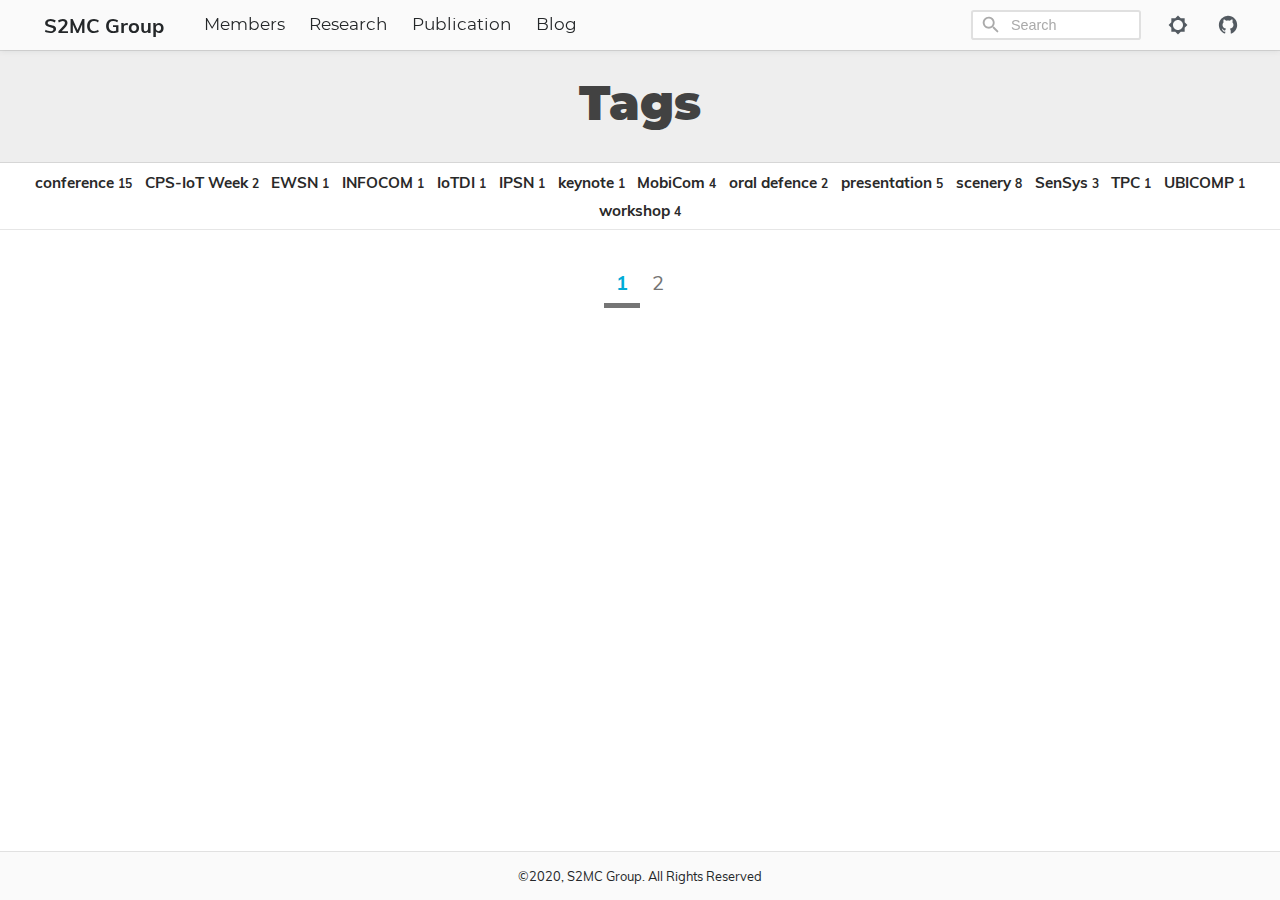
<file: tags/index.html>
<!DOCTYPE html>
<html lang="en" dir="ltr">

<head>
    <meta charset="utf-8">
    <meta name="viewport" content="width=device-width, initial-scale=1">
    <title>Tags – S2MC Group</title>
    


<script src="/js/enquire.min.dfb99dee1e029d51d6cfb672d847929890b1585402de17f5ed092edd72a688b4.js"></script>

<script defer src="/js/fuse.min.94c78ad70b02749822921660cf4e9f0b3701bc0680c421afb784a78228de0275.js"></script>

<script defer src="/js/lazysizes.min.31dd6a2d3a1ec0f78a8df007535cf23f03aeb5c70f026e6d6a19dac3b3acc340.js"></script>

<script defer src="/js/helper/getParents.min.1618c696be7c98933f9a92677f518b512a74e55bdbb976b09936b4182e93181b.js"></script>

<script defer src="/js/helper/fadeinout.min.93a331f96194789a542f33690bbe4f0c102c7e78ffc018217f5a1c33010bad91.js"></script>

<script>
  "use strict";

  
  var languagedir = JSON.parse("\"ltr\"");

  window.onload = function() {

    
    var toggleSidebarElem = document.getElementById("toggle-sidebar");
    var tocBodyElem = document.querySelector('.toc__body');
    var tocLabelElem = document.querySelector('.toc__label');
    var listMainElem = document.getElementById('list-main');
    var listSideElem = document.getElementById('list-side');
    var sliderIcons = document.querySelectorAll('.slider__icon');

    toggleSidebarElem ?
      toggleSidebarElem.addEventListener('change', function (e) {
        if (e.target.checked) {
          if (tocBodyElem) {
            fadeIn(tocBodyElem, 200);
          }
          if (tocLabelElem) {
            fadeIn(tocLabelElem, 200);
          }
          if (listMainElem && listSideElem) {
            listMainElem.className = 'm';
            listSideElem.className = 'r';
          }

          sliderIcons && sliderIcons.forEach(function (elem) {
            if (elem.classList.contains('hide')) {
              elem.classList.remove('hide');
            } else {
              elem.classList.add('hide');
            }
          });

        } else {
          if (tocBodyElem) {
            fadeOut(tocBodyElem, 200);
          }
          if (tocLabelElem) {
            fadeOut(tocLabelElem, 200);
          }
          if (listMainElem && listSideElem) {
            listMainElem.className = 'mr';
            listSideElem.className = 'hide';
          }

          sliderIcons && sliderIcons.forEach(function (elem) {
            if (elem.classList.contains('hide')) {
              elem.classList.remove('hide');
            } else {
              elem.classList.add('hide');
            }
          });
        }
      }) : null;
    

    
    var navCollapseBtn = document.getElementById('navCollapseBtn');
    navCollapseBtn ? navCollapseBtn.addEventListener('click', function(e) {
      var navCollapse = document.querySelector('.navbar__collapse');
      
      if (navCollapse) {
        var dataOpen = navCollapse.getAttribute('data-open');

        if (dataOpen === 'true') {
          navCollapse.setAttribute('data-open', 'false');
          navCollapse.style.maxHeight = 0;
        } else {
          navCollapse.setAttribute('data-open', 'true');
          navCollapse.style.maxHeight = navCollapse.scrollHeight + "px";
        }
      }
    }) : null;
    


    
    var expandBtn = document.querySelectorAll('.expand__button');

    for (let i = 0; i < expandBtn.length; i++) {
      expandBtn[i].addEventListener("click", function () {
        var content = this.nextElementSibling;
        if (content.style.maxHeight) {
          content.style.maxHeight = null;
          this.querySelector('svg').classList.add('expand-icon__right');
          this.querySelector('svg').classList.remove('expand-icon__down');
        } else {
          content.style.maxHeight = content.scrollHeight + "px";
          this.querySelector('svg').classList.remove('expand-icon__right');
          this.querySelector('svg').classList.add('expand-icon__down');
        }
      });
    }
    

    
    
    var root = document.getElementById('root');
    var toggleToLightBtn = document.getElementById('toggleToLight');
    var toggleToDarkBtn = document.getElementById('toggleToDark');

    toggleToDark.onclick = function(e) {
      root.className = 'theme__dark';
      localStorage.setItem('theme', 'dark');
      toggleToLightBtn.className = 'navbar__icons--icon';
      toggleToDarkBtn.className = 'hide';
    }

    toggleToLight.onclick = function (e) {
      root.className = 'theme__light';
      localStorage.setItem('theme', 'light');
      toggleToLightBtn.className = 'hide';
      toggleToDarkBtn.className = 'navbar__icons--icon';
    }


    
    document.querySelectorAll('.menu__list').forEach(function(elem) {
      if (elem.classList.contains('active')) {
        elem.style.maxHeight = elem.scrollHeight + "px"; 
      }
    });
    
    document.querySelectorAll('.menu__title--collapse').forEach(function(elem) {
      elem.addEventListener('click', function (e) {
        var content = this.nextElementSibling;
        var menuTitleIcon = this.querySelector('.menu__title--icon');
        if (!content) {
          return null;
        }

        var parent = elem.parentNode;
        while (parent.classList.contains('menu__list') && parent.classList.contains('active')) {
          console.log('parent');
          parent.style.maxHeight = 100 * parent.children.length + "px";
          parent = parent.parentNode;
        }

        if (content.style.maxHeight) {
          console.log('null');
          content.style.maxHeight = null;
          content.classList.remove('active');
          menuTitleIcon.classList.add('right');
          
          if (languagedir === 'rtl') {
            menuTitleIcon.classList.remove('downrtl');
          } else {
            menuTitleIcon.classList.remove('down');
          }
        } else {
          console.log('scrollHeight');
          content.style.maxHeight = content.scrollHeight + "px";
          content.classList.add('active');
          menuTitleIcon.classList.remove('right');
          
          if (languagedir === 'rtl') {
            menuTitleIcon.classList.add('downrtl');
          } else {
            menuTitleIcon.classList.add('down');
          }
        }
      });
    });
    


    
    var mobileLogo = document.getElementById('mobileLogo');
    var modal = document.getElementById("myModal");
    var drawer = document.getElementById('myDrawer');
    var drawerCloseBtn = document.querySelector('.drawer__close');

    var openDrawer = function() {
      modal.style.opacity = 1;

      if (languagedir === 'rtl') {
        modal.style.right = 0;
        drawer.style.right = 0;
      } else {
        modal.style.left = 0;
        drawer.style.left = 0;
      }
    }

    var closeDrawer = function() {
      modal.style.opacity = 0;

      if (languagedir === 'rtl') {
        drawer.style.right = '-100%';
      } else {
        drawer.style.left = '-100%';
      }

      
      setTimeout(function () {
        if (languagedir === 'rtl') {
          modal.style.right = '-100%';
        } else {
          modal.style.left = '-100%';
        }
      }, 250);
    }

    mobileLogo.onclick = function () {
      openDrawer();
      localStorage.setItem('isDrawerOpen', 'true');
    }

    modal.onclick = function () {
      closeDrawer();
      localStorage.setItem('isDrawerOpen', 'false');
    }

    drawerCloseBtn.onclick = function () {
      closeDrawer();
      localStorage.setItem('isDrawerOpen', 'false');
    }
  


  
    var lastScrollTop = window.pageYOffset || document.documentElement.scrollTop;
    var tocElem = document.querySelector('.toc');
    var tableOfContentsElem = tocElem ? tocElem.querySelector('#TableOfContents') : null;
    var singleContentsElem = document.querySelector('.single__contents');
    var dataBGImgs = document.querySelectorAll('div[data-bgimg]');

    
    var tocLevels = JSON.parse("null");

    if (tocLevels) {
      tocLevels = tocLevels.toString();
    } else {
      tocLevels = "h1, h2, h3, h4, h5, h6";
    }

    
    var isLandingBgImg = JSON.parse("null");
    
    var isHome = JSON.parse("false");

    function setNavbarBG(scrollTop) {
      if (isHome && isLandingBgImg && Object.keys(isLandingBgImg).length) {
        if (isLandingBgImg.height <= scrollTop) {
          dataBGImgs.forEach(function(elem) {
            elem.setAttribute('data-bgimg', 'false');
          });
        } else {
          dataBGImgs.forEach(function (elem) {
            elem.setAttribute('data-bgimg', 'true');
          });
        }
      }
    }
    setNavbarBG(lastScrollTop);

    window.onscroll = function () {
      var st = window.pageYOffset || document.documentElement.scrollTop;
      if (st > lastScrollTop) { 
        singleContentsElem ? 
        singleContentsElem.querySelectorAll(tocLevels.toString()).forEach(function(elem) {
          if (document.documentElement.scrollTop >= elem.offsetTop) {
            if (tableOfContentsElem) {
              var id = elem.getAttribute('id');
              tocElem.querySelectorAll('a').forEach(function (elem) {
                elem.classList.remove('active');
              });
              tocElem.querySelector('a[href="#' + id + '"]') ? 
              tocElem.querySelector('a[href="#' + id + '"]').classList.add('active') : null;
            }
          }
        }) : null;
        setNavbarBG(st);
      } else { 
        singleContentsElem ? 
        singleContentsElem.querySelectorAll(tocLevels.toString()).forEach(function(elem) {
          if (document.documentElement.scrollTop >= elem.offsetTop) {
            if (tableOfContentsElem) {
              var id = elem.getAttribute('id');
              tocElem.querySelectorAll('a').forEach(function (elem) {
                elem.classList.remove('active');
              });
              tocElem.querySelector('a[href="#' + id + '"]') ? 
              tocElem.querySelector('a[href="#' + id + '"]').classList.add('active') : null;
            }
          }
        }) : null;
        setNavbarBG(st);
      }
      lastScrollTop = st <= 0 ? 0 : st;
    };
    



    
    var mobileSearchInputElem = document.querySelector('#search-mobile');
    var mobileSearchClassElem = document.querySelector('.mobile-search');
    var mobileSearchBtnElem = document.querySelector('#mobileSearchBtn');
    var mobileSearchCloseBtnElem = document.querySelector('#search-mobile-close');
    var mobileSearchContainer = document.querySelector('#search-mobile-container');
    var mobileSearchResultsElem = document.querySelector('#search-mobile-results');
    var htmlElem = document.querySelector('html');

    if (mobileSearchClassElem) {
      mobileSearchClassElem.style.display = 'none';
    }

    mobileSearchBtnElem ? 
    mobileSearchBtnElem.addEventListener('click', function () {
      if (mobileSearchContainer) {
        mobileSearchContainer.style.display = 'block';
      }

      if (mobileSearchInputElem) {
        mobileSearchInputElem.focus();
      }

      if (htmlElem) {
        htmlElem.style.overflowY = 'hidden';
      }
    }) : null;

    mobileSearchCloseBtnElem ? 
    mobileSearchCloseBtnElem.addEventListener('click', function() {
      if (mobileSearchContainer) {
        mobileSearchContainer.style.display = 'none';
      }

      if (mobileSearchInputElem) {
        mobileSearchInputElem.value = '';
      }
      
      if (mobileSearchResultsElem) {
        while (mobileSearchResultsElem.firstChild) {
          mobileSearchResultsElem.removeChild(mobileSearchResultsElem.firstChild);
        }
      }

      if (htmlElem) {
        htmlElem.style.overflowY = 'visible';
      }
    }) : null;

    mobileSearchInputElem ? 
    mobileSearchInputElem.addEventListener('keydown', function(e) {
      if (e.key === 'Escape') {
        if (mobileSearchContainer) {
          mobileSearchContainer.style.display = 'none';
        }
        
        if (mobileSearchInputElem) {
          mobileSearchInputElem.value = '';
        }

        if (mobileSearchResultsElem) {
          while (mobileSearchResultsElem.firstChild) {
            mobileSearchResultsElem.removeChild(mobileSearchResultsElem.firstChild);
          }
        }
        if (htmlElem) {
          htmlElem.style.overflowY = 'visible';
        }
      }
    }) : null;
  


  
    var localTheme = localStorage.getItem('theme');
    var rootEleme = document.getElementById('root');
    var selectThemeElem = document.querySelectorAll('.select-theme');
    var selectThemeItemElem = document.querySelectorAll('.select-theme__item');
    
    if (localTheme) {
      selectThemeItemElem ? 
      selectThemeItemElem.forEach(function (elem) {
        if (elem.text.trim() === localTheme) {
          elem.classList.add('is-active');
        } else {
          elem.classList.remove('is-active');
        }
      }) : null;
    }

    selectThemeItemElem ? 
    selectThemeItemElem.forEach(function (v, i) {
      v.addEventListener('click', function (e) {
        var selectedThemeVariant = e.target.text.trim();
        localStorage.setItem('theme', selectedThemeVariant);

        rootEleme.removeAttribute('class');
        rootEleme.classList.add(`theme__${selectedThemeVariant}`);
        selectThemeElem.forEach(function(rootElem) {
          rootElem.querySelectorAll('a').forEach(function (elem) {
            if (elem.classList) {
              if (elem.text.trim() === selectedThemeVariant) {
                if (!elem.classList.contains('is-active')) {
                  elem.classList.add('is-active');
                }
              } else {
                if (elem.classList.contains('is-active')) {
                  elem.classList.remove('is-active');
                }
              }
            }
          });
        });

        if (window.mermaid) {
          if (selectedThemeVariant === "dark" || selectedThemeVariant === "hacker") {
            mermaid.initialize({ theme: 'dark' });
            location.reload();
          } else {
            mermaid.initialize({ theme: 'default' });
            location.reload();
          }
        }

        var utterances = document.querySelector('iframe');
        if (utterances) {
          utterances.contentWindow.postMessage({
            type: 'set-theme',
            theme: selectedThemeVariant === "dark" || selectedThemeVariant === "hacker" ? 'photon-dark' : selectedThemeVariant === 'kimbie' ? 'github-dark-orange' : 'github-light',
          }, 'https://utteranc.es');
        }
      });
    }) : null;
  


  
    
    var searchURL = JSON.parse("\"https://ntuiot.xyz/\"");
    var searchResults = null;
    var searchMenu = null;
    var searchText = null;
    
    
    var enableSearchHighlight = JSON.parse("true");
    
    var enableSearch = JSON.parse("true");

    var fuse = null;

    if (enableSearch) {
      (function initFuse() {
        var xhr = new XMLHttpRequest();
        xhr.open('GET', searchURL + "index.json");
        xhr.setRequestHeader('Content-Type', 'application/json; charset=utf-8');
        xhr.onload = function () {
          if (xhr.status === 200) {
            fuse = new Fuse(JSON.parse(xhr.response.toString('utf-8')), {
              keys: ['title', 'description', 'content'],
              includeMatches: enableSearchHighlight,
              shouldSort: true,
              threshold: 0.4,
              location: 0,
              distance: 100,
              maxPatternLength: 32,
              minMatchCharLength: 1,
            });
          }
          else {
            console.error(`[${xhr.status}]Error:`, xhr.statusText);
          }
        };
        xhr.send();
      })();
    }
    
    function makeLi(ulElem, obj) {
      var li = document.createElement('li');
      li.className = 'search-result__item';
      
      var a = document.createElement('a');
      a.innerHTML = obj.title;
      a.setAttribute('class', 'search-result__item--title');
      a.setAttribute('href', obj.permalink);

      var descDiv = document.createElement('div');
      descDiv.setAttribute('class', 'search-result__item--desc');
      if (obj.description) {
        descDiv.innerHTML = obj.description;
      } else if (obj.content) {
        descDiv.innerHTML = obj.content.substring(0, 80);
      }
      
      li.appendChild(a);
      li.appendChild(descDiv);
      ulElem.appendChild(li);
    }

    function makeHighlightLi(ulElem, obj) {
      var li = document.createElement('li');
      li.className = 'search-result__item';
      var descDiv = null;

      var a = document.createElement('a');
      a.innerHTML = obj.item.title;
      a.setAttribute('class', 'search-result__item--title');
      a.setAttribute('href', obj.item.uri);

      if (obj.matches && obj.matches.length) {
        for (var i = 0; i < obj.matches.length; i++) {
          if ('title' === obj.matches[i].key) {
            a = document.createElement('a');
            a.innerHTML = generateHighlightedText(obj.matches[i].value, obj.matches[i].indices);
            a.setAttribute('class', 'search-result__item--title');
            a.setAttribute('href', obj.item.uri);
          }
          
          if ('description' === obj.matches[i].key) {
            descDiv = document.createElement('div');
            descDiv.setAttribute('class', 'search-result__item--desc');
            descDiv.innerHTML = generateHighlightedText(obj.item.description, obj.matches[i].indices);
          } else if ('content' === obj.matches[i].key) {
            if (!descDiv) {
              descDiv = document.createElement('div');
              descDiv.setAttribute('class', 'search-result__item--desc');
              descDiv.innerHTML = generateHighlightedText(obj.item.content.substring(0, 80), obj.matches[i].indices);
            }
          } else {
            if (obj.item.description) {
              descDiv = document.createElement('div');
              descDiv.setAttribute('class', 'search-result__item--desc');
              descDiv.innerHTML = obj.item.description;
            } else {
              descDiv = document.createElement('div');
              descDiv.setAttribute('class', 'search-result__item--desc');
              descDiv.innerHTML = obj.item.content.substring(0, 80);
            }
          }
        }

        li.appendChild(a);
        if (descDiv) {
          li.appendChild(descDiv);
        }
        if (li) {
          ulElem.appendChild(li);
        }
      }
    }

    function renderSearchResults(searchText, results) {
      searchResults = document.getElementById('search-results');
      searchMenu = document.getElementById('search-menu');
      searchResults.setAttribute('class', 'dd is-active');
      
      var ul = document.createElement('ul');
      ul.setAttribute('class', 'dd-content search-content');

      if (results.length) {
        results.forEach(function (result) {
          var li = document.createElement('li');
          var a = document.createElement('a');
          a.setAttribute('href', result.uri);
          a.setAttribute('class', 'dd-item');
          a.appendChild(li);

          var titleDiv = document.createElement('div');
          titleDiv.innerHTML = result.title;
          titleDiv.setAttribute('class', 'search-result__item--title');

          var descDiv = document.createElement('div');
          descDiv.setAttribute('class', 'search-result__item--desc');
          if (result.description) {
            descDiv.innerHTML = result.description;
          } else if (result.content) {
            descDiv.innerHTML = result.content.substring(0, 80);
          }

          li.appendChild(titleDiv);
          li.appendChild(descDiv);
          ul.appendChild(a);
        });
      } else {
        var li = document.createElement('li');
        li.setAttribute('class', 'dd-item');
        li.innerText = 'No results found';
        ul.appendChild(li);
      }

      while (searchMenu.hasChildNodes()) {
        searchMenu.removeChild(
          searchMenu.lastChild
        );
      }
      
      searchMenu.appendChild(ul);
    }

    function renderSearchHighlightResults(searchText, results) {
      searchResults = document.getElementById('search-results');
      searchMenu = document.getElementById('search-menu');
      searchResults.setAttribute('class', 'dd is-active');

      var ul = document.createElement('ul');
      ul.setAttribute('class', 'dd-content search-content');

      if (results.length) {
        results.forEach(function (result) {
          var li = document.createElement('li');
          var a = document.createElement('a');
          var descDiv = null;

          a.setAttribute('href', result.item.uri);
          a.setAttribute('class', 'dd-item');
          a.appendChild(li);

          var titleDiv = document.createElement('div');
          titleDiv.innerHTML = result.item.title;
          titleDiv.setAttribute('class', 'search-result__item--title');
          
          if (result.matches && result.matches.length) {
            for (var i = 0; i < result.matches.length; i++) {
              if ('title' === result.matches[i].key) {
                titleDiv.innerHTML = generateHighlightedText(result.matches[i].value, result.matches[i].indices);
              }

              if ('description' === result.matches[i].key) {
                descDiv = document.createElement('div');
                descDiv.setAttribute('class', 'search-result__item--desc');
                descDiv.innerHTML = generateHighlightedText(result.item.description, result.matches[i].indices);
              } else if ('content' === result.matches[i].key) {
                if (!descDiv) {
                  descDiv = document.createElement('div');
                  descDiv.setAttribute('class', 'search-result__item--desc');
                  descDiv.innerHTML = generateHighlightedText(result.item.content.substring(0, 80), result.matches[i].indices);
                }
              } else {
                if (result.item.description) {
                  descDiv = document.createElement('div');
                  descDiv.setAttribute('class', 'search-result__item--desc');
                  descDiv.innerHTML = result.item.description;
                } else {
                  descDiv = document.createElement('div');
                  descDiv.setAttribute('class', 'search-result__item--desc');
                  descDiv.innerHTML = result.item.content.substring(0, 80);
                }
              }
            }
            
            li.appendChild(titleDiv);
            if (descDiv) {
              li.appendChild(descDiv);
            }
            ul.appendChild(a);
          }
        });
      } else {
        var li = document.createElement('li');
        li.setAttribute('class', 'dd-item');
        li.innerText = 'No results found';
        ul.appendChild(li);
      }

      while (searchMenu.hasChildNodes()) {
        searchMenu.removeChild(
          searchMenu.lastChild
        );
      }
      searchMenu.appendChild(ul);
    }

    function renderSearchResultsMobile(searchText, results) {
      searchResults = document.getElementById('search-mobile-results');

      var content = document.createElement('div');
      content.setAttribute('class', 'mobile-search__content');

      if (results.length > 0) {
        results.forEach(function (result) {
          var item = document.createElement('a');
          item.setAttribute('href', result.uri);
          item.innerHTML = '<div class="mobile-search__item"><div class="mobile-search__item--title">📄 ' + result.title + '</div><div class="mobile-search__item--desc">' + (result.description ? result.description : result.content) + '</div></div>';
          content.appendChild(item);
        });
      } else {
        var item = document.createElement('span');
        content.appendChild(item);
      }

      let wrap = document.getElementById('search-mobile-results');
      while (wrap.firstChild) {
        wrap.removeChild(wrap.firstChild)
      }
      searchResults.appendChild(content);      
    }

    function renderSearchHighlightResultsMobile(searchText, results) {
      searchResults = document.getElementById('search-mobile-results');

      var ul = document.createElement('div');
      ul.setAttribute('class', 'mobile-search__content');

      if (results.length) {
        results.forEach(function (result) {
          var li = document.createElement('li');
          var a = document.createElement('a');
          var descDiv = null;

          a.setAttribute('href', result.item.uri);
          a.appendChild(li);
          li.setAttribute('class', 'mobile-search__item');

          var titleDiv = document.createElement('div');
          titleDiv.innerHTML = result.item.title;
          titleDiv.setAttribute('class', 'mobile-search__item--title');
          
          if (result.matches && result.matches.length) {
            for (var i = 0; i < result.matches.length; i++) {
              if ('title' === result.matches[i].key) {
                titleDiv.innerHTML = generateHighlightedText(result.matches[i].value, result.matches[i].indices);
              }

              if ('description' === result.matches[i].key) {
                descDiv = document.createElement('div');
                descDiv.setAttribute('class', 'mobile-search__item--desc');
                descDiv.innerHTML = generateHighlightedText(result.item.description, result.matches[i].indices);
              } else if ('content' === result.matches[i].key) {
                if (!descDiv) {
                  descDiv = document.createElement('div');
                  descDiv.setAttribute('class', 'mobile-search__item--desc');
                  descDiv.innerHTML = generateHighlightedText(result.item.content.substring(0, 150), result.matches[i].indices);
                }
              } else {
                if (result.item.description) {
                  descDiv = document.createElement('div');
                  descDiv.setAttribute('class', 'mobile-search__item--desc');
                  descDiv.innerHTML = result.item.description;
                } else {
                  descDiv = document.createElement('div');
                  descDiv.setAttribute('class', 'mobile-search__item--desc');
                  descDiv.innerHTML = result.item.content.substring(0, 150);
                }
              }
            }
            
            li.appendChild(titleDiv);
            if (descDiv) {
              li.appendChild(descDiv);
            }
            ul.appendChild(a);
          }
        });
      } else {
        var item = document.createElement('span');
        ul.appendChild(item);
      }

      let wrap = document.getElementById('search-mobile-results');
      while (wrap.firstChild) {
        wrap.removeChild(wrap.firstChild)
      }
      searchResults.appendChild(ul);
    }

    function generateHighlightedText(text, regions) {
      if (!regions) {
        return text;
      }

      var content = '', nextUnhighlightedRegionStartingIndex = 0;

      regions.forEach(function(region) {
        if (region[0] === region[1]) {
          return null;
        }
        
        content += '' +
          text.substring(nextUnhighlightedRegionStartingIndex, region[0]) +
          '<span class="search__highlight">' +
            text.substring(region[0], region[1] + 1) +
          '</span>' +
        '';
        nextUnhighlightedRegionStartingIndex = region[1] + 1;
      });

      content += text.substring(nextUnhighlightedRegionStartingIndex);

      return content;
    };

    var searchElem = document.getElementById('search');
    var searchMobile = document.getElementById('search-mobile');
    var searchResultsContainer = document.getElementById('search-results');

    searchElem ? 
    searchElem.addEventListener('input', function(e) {
      if (!e.target.value | window.innerWidth < 770) {
        searchResultsContainer ? searchResultsContainer.setAttribute('class', 'dd') : null;
        return null;
      }

      searchText = e.target.value;
      var results = fuse.search(e.target.value);

      if (enableSearchHighlight) {
        renderSearchHighlightResults(searchText, results);
      } else {
        renderSearchResults(searchText, results);
      }

      var dropdownItems = searchResultsContainer.querySelectorAll('.dd-item');
      dropdownItems ? dropdownItems.forEach(function (item) {
        item.addEventListener('mousedown', function (e) {
          console.log('mousedown');
          e.target.click();
        });
      }) : null;
    }) : null;

    searchElem ? 
    searchElem.addEventListener('blur', function() {
      if (window.innerWidth < 770) {
        return null;
      }
      searchResultsContainer ? searchResultsContainer.setAttribute('class', 'dd') : null;
    }) : null;

    searchElem ? 
    searchElem.addEventListener('click', function(e) {
      if (window.innerWidth < 770) {
        return null;
      }
      if (!e.target.value) {
        searchResultsContainer ? searchResultsContainer.setAttribute('class', 'dd') : null;
        return null;
      }

      searchText = e.target.value;
      var results = fuse.search(e.target.value);

      if (enableSearchHighlight) {
        renderSearchHighlightResults(searchText, results);
      } else {
        renderSearchResults(searchText, results);
      }

      var dropdownItems = searchResultsContainer.querySelectorAll('.dd-item');
      dropdownItems ? dropdownItems.forEach(function (item) {
        item.addEventListener('mousedown', function (e) {
          console.log('mousedown');
          e.target.click();
        });
      }) : null;
    }) : null;

    var searchMenuElem = document.getElementById("search-menu");
    var activeItem = document.querySelector('#search-menu .dd-item.is-active');
    var activeIndex = null;
    var items = null;
    var searchContainerMaxHeight = 350;

    searchElem ? 
    searchElem.addEventListener('keydown', function(e) {
      if (window.innerWidth < 770) {
        return null;
      }

      var items = document.querySelectorAll('#search-menu .dd-item');
      
      if (e.key === 'ArrowDown') {
        if (activeIndex === null) {
          activeIndex = 0;
          items[activeIndex].classList.remove('is-active');
        } else {
          items[activeIndex].classList.remove('is-active');
          activeIndex = activeIndex === items.length - 1 ? 0 : activeIndex + 1;
        }
        items[activeIndex].classList.add('is-active');

        let overflowedPixel = items[activeIndex].offsetTop + items[activeIndex].clientHeight - searchContainerMaxHeight;
        if (overflowedPixel > 0) {
          document.querySelector(".search-content").scrollTop += items[activeIndex].getBoundingClientRect().height;
        } else if (activeIndex === 0) {
          document.querySelector(".search-content").scrollTop = 0;
        }
      } else if (e.key === 'ArrowUp') {
        if (activeIndex === null) {
          activeIndex = items.length - 1;
          items[activeIndex].classList.remove('is-active');
        } else {
          items[activeIndex].classList.remove('is-active');
          activeIndex = activeIndex === 0 ? items.length - 1 : activeIndex - 1;
        }
        items[activeIndex].classList.add('is-active');
        
        let overflowedPixel = items[activeIndex].offsetTop + items[activeIndex].clientHeight - searchContainerMaxHeight;
        if (overflowedPixel < 0) {
          document.querySelector(".search-content").scrollTop -= items[activeIndex].getBoundingClientRect().height;
        } else {
          document.querySelector(".search-content").scrollTop = overflowedPixel + items[activeIndex].getBoundingClientRect().height;
        }
      } else if (e.key === 'Enter') {
        var currentItemLink = items[activeIndex].getAttribute('href');
        if (currentItemLink) {
          location.href = currentItemLink;
        }
      } else if (e.key === 'Escape') {
        e.target.value = null;
        if (searchResults) {
          searchResults.classList.remove('is-active');
        }
      }
    }) : null;

    searchMobile ? 
    searchMobile.addEventListener('input', function(e) {
      if (!e.target.value) {
        let wrap = document.getElementById('search-mobile-results');
        while (wrap.firstChild) {
          wrap.removeChild(wrap.firstChild);
        }
        return null;
      }

      searchText = e.target.value;
      var results = fuse.search(e.target.value);
      
      if (enableSearchHighlight) {
        renderSearchHighlightResultsMobile(searchText, results);
      } else {
        renderSearchResultsMobile(searchText, results);
      }

      var dropdownItems = searchResultsContainer.querySelectorAll('.dd-item');
      dropdownItems ? dropdownItems.forEach(function (item) {
        item.addEventListener('mousedown', function (e) {
          console.log('mousedown');
          e.target.click();
        });
      }) : null;
    }) : null;
  
  }
</script>
    


<link rel="stylesheet" href="/css/main.min.css">


    <link rel="alternate" type="application/rss&#43;xml" title="RSS" href="https://ntuiot.xyz/tags/index.xml">
<meta name="description" content="" />
<meta name="keywords" content="">
<meta name="created" content="2020-09-22T00:00:00&#43;0000">
<meta name="modified" content="2020-09-22T00:00:00&#43;0000">


<meta property="og:site_name" content="S2MC Group">
<meta property="og:title" content="Tags">
<meta property="og:url" content="https://ntuiot.xyz/tags/">
<meta property="og:type" content="website">

<meta name="generator" content="Hugo 0.74.3" />
<meta name="msapplication-TileColor" content="#ffffff">
<meta name="theme-color" content="#ffffff">
<link rel="canonical" href="https://ntuiot.xyz/tags/">
<link rel="manifest" href="/manifest.json">

  <link rel="apple-touch-icon" sizes="57x57" href="/favicon/apple-icon-57x57.png">
  <link rel="apple-touch-icon" sizes="60x60" href="/favicon/apple-icon-60x60.png">
  <link rel="apple-touch-icon" sizes="72x72" href="/favicon/apple-icon-72x72.png">
  <link rel="apple-touch-icon" sizes="76x76" href="/favicon/apple-icon-76x76.png">
  <link rel="apple-touch-icon" sizes="114x114" href="/favicon/apple-icon-114x114.png">
  <link rel="apple-touch-icon" sizes="120x120" href="/favicon/apple-icon-120x120.png">
  <link rel="apple-touch-icon" sizes="144x144" href="/favicon/apple-icon-144x144.png">
  <link rel="apple-touch-icon" sizes="152x152" href="/favicon/apple-icon-152x152.png">
  <link rel="apple-touch-icon" sizes="180x180" href="/favicon/apple-icon-180x180.png">
  <link rel="icon" type="image/png" sizes="192x192" href="/favicon/android-icon-192x192.png">
  <link rel="icon" type="image/png" sizes="192x192" href="/favicon/android-icon-512x512.png">
  <link rel="icon" type="image/png" sizes="32x32" href="/favicon/favicon-32x32.png">
  <link rel="icon" type="image/png" sizes="96x96" href="/favicon/favicon-96x96.png">
  <link rel="icon" type="image/png" sizes="16x16" href="/favicon/favicon-16x16.png">
  <meta name="msapplication-TileColor" content="#ffffff">
  <meta name="msapplication-TileImage" content="/ms-icon-144x144.png">

    <script type="application/ld+json">
  {
    "@context": "https://schema.org",
    "@type": "WebPage",
    "url" : "https://ntuiot.xyz/tags/",
    "name": "Tags",
    "description": "The Internet-of-Things group from School of Computer Science and Engineering at Nanyang Technological University, Singapore",
    "mainEntityOfPage": {
      "@type": "WebPage",
      "@id": "https://ntuiot.xyz/"
    },
    "publisher": {
      "@type": "Organization",
      "name": "S2MC Group",
      "url": "https://ntuiot.xyz/"
    }
  }
</script>

    

</head>

<body id="root" class="theme__light">
    <script>
        var localTheme = localStorage.getItem('theme');
        if (localTheme) {
            document.getElementById('root').className = `theme__${localTheme}`;
        }        
    </script>
    
    <div id="container">
        <div id="myDrawer" class="drawer" style="">
  <div class="drawer__header">
    <a href="/" class="drawer__header--text">
      S2MC Group
    </a>
    <div class="grow"></div>
    <div class="drawer__close">
      <svg xmlns="http://www.w3.org/2000/svg" width="22" height="22" viewBox="0 0 24 24"><path fill="none" d="M0 0h24v24H0V0z"/><path fill="currentColor" d="M18.3 5.71c-.39-.39-1.02-.39-1.41 0L12 10.59 7.11 5.7c-.39-.39-1.02-.39-1.41 0-.39.39-.39 1.02 0 1.41L10.59 12 5.7 16.89c-.39.39-.39 1.02 0 1.41.39.39 1.02.39 1.41 0L12 13.41l4.89 4.89c.39.39 1.02.39 1.41 0 .39-.39.39-1.02 0-1.41L13.41 12l4.89-4.89c.38-.38.38-1.02 0-1.4z"/></svg>
    </div>
  </div>

  <div class="drawer__body">
    <div class="menu">
  <h6 class="menu__label">
    
      S2MC Group
    
  </h6>
  <ul>
    
    
      
  
  
  
  
  
  
  

  
  
  
  
  
  
  
  <li class="">
    <a href="https://ntuiot.xyz/tags/oral-defence/"
      class="menu__title ">oral defence</a>
  </li>
  

    
      
  
  
  
  
  
  
  

  
  
  
  
  
  
  
  <li class="">
    <a href="https://ntuiot.xyz/tags/ipsn/"
      class="menu__title ">IPSN</a>
  </li>
  

    
      
  
  
  
  
  
  
  

  
  
  
  
  
  
  
  <li class="">
    <a href="https://ntuiot.xyz/tags/scenery/"
      class="menu__title ">scenery</a>
  </li>
  

    
      
  
  
  
  
  
  
  

  
  
  
  
  
  
  
  <li class="">
    <a href="https://ntuiot.xyz/tags/tpc/"
      class="menu__title ">TPC</a>
  </li>
  

    
      
  
  
  
  
  
  
  

  
  
  
  
  
  
  
  <li class="">
    <a href="https://ntuiot.xyz/tags/conference/"
      class="menu__title ">conference</a>
  </li>
  

    
      
  
  
  
  
  
  
  

  
  
  
  
  
  
  
  <li class="">
    <a href="https://ntuiot.xyz/tags/presentation/"
      class="menu__title ">presentation</a>
  </li>
  

    
      
  
  
  
  
  
  
  

  
  
  
  
  
  
  
  <li class="">
    <a href="https://ntuiot.xyz/tags/sensys/"
      class="menu__title ">SenSys</a>
  </li>
  

    
      
  
  
  
  
  
  
  

  
  
  
  
  
  
  
  <li class="">
    <a href="https://ntuiot.xyz/tags/mobicom/"
      class="menu__title ">MobiCom</a>
  </li>
  

    
      
  
  
  
  
  
  
  

  
  
  
  
  
  
  
  <li class="">
    <a href="https://ntuiot.xyz/tags/ubicomp/"
      class="menu__title ">UBICOMP</a>
  </li>
  

    
      
  
  
  
  
  
  
  

  
  
  
  
  
  
  
  <li class="">
    <a href="https://ntuiot.xyz/tags/cps-iot-week/"
      class="menu__title ">CPS-IoT Week</a>
  </li>
  

    
      
  
  
  
  
  
  
  

  
  
  
  
  
  
  
  <li class="">
    <a href="https://ntuiot.xyz/tags/iotdi/"
      class="menu__title ">IoTDI</a>
  </li>
  

    
      
  
  
  
  
  
  
  

  
  
  
  
  
  
  
  <li class="">
    <a href="https://ntuiot.xyz/tags/ewsn/"
      class="menu__title ">EWSN</a>
  </li>
  

    
      
  
  
  
  
  
  
  

  
  
  
  
  
  
  
  <li class="">
    <a href="https://ntuiot.xyz/tags/keynote/"
      class="menu__title ">keynote</a>
  </li>
  

    
      
  
  
  
  
  
  
  

  
  
  
  
  
  
  
  <li class="">
    <a href="https://ntuiot.xyz/tags/workshop/"
      class="menu__title ">workshop</a>
  </li>
  

    
      
  
  
  
  
  
  
  

  
  
  
  
  
  
  
  <li class="">
    <a href="https://ntuiot.xyz/tags/infocom/"
      class="menu__title ">INFOCOM</a>
  </li>
  

    
  </ul>
</div>



<script>
  var menuTitle = document.querySelectorAll('.menu__title');
  var modal = document.getElementById("myModal");
  var drawer = document.getElementById('myDrawer');

  var closeDrawer = function () {
    setTimeout(function () {
      modal.style.opacity = 0;
      drawer.style.left = '-100%';
      modal.style.left = '-100%';
    }, 250);
  }

  menuTitle ? 
  menuTitle.forEach(function(elem) {
    elem.onclick = function() {
      closeDrawer();
      localStorage.setItem('isDrawerOpen', 'false');
    }
  }) : null;
</script>
  </div>
</div>
<div id="myModal" class="modal" style=""></div>

<script>
  var isDrawerOpen = localStorage.getItem('isDrawerOpen');
  var modal = document.getElementById("myModal");
  var drawer = document.getElementById('myDrawer');
  
  
  var languagedir = JSON.parse("\"ltr\"");

  var openDrawer = function () {
    modal.style.opacity = 1;
    
    if (languagedir === "rtl") {
      modal.style.right = 0;
      drawer.style.right = 0;
    } else {
      modal.style.left = 0;
      drawer.style.left = 0;
    }
  }

  if (isDrawerOpen && isDrawerOpen === 'true') {
    openDrawer();
  }
</script>
        
<nav class="nav">
  <div class="navbar__wrapper" data-bgimg="false">
    <div class="divider">
      <div class="navbar lmr">
        <div id="siteLogo" class="navbar__logo--wrapper">
  
    &nbsp;&nbsp;
  
  
    <a href="/" title="" rel="home" class="navbar__logo--text-link">
      <h6 class="navbar__logo--text" data-bgimg="false">S2MC Group</h6>
    </a>
  
</div>
        
        <div class="navbar__menu--wrapper">
          <div id="tabletLogo" class="hide">
  
    <a href="/" rel="home" class="navbar__logo--link">
      <div class="navbar__icons--icon">
        <svg xmlns="http://www.w3.org/2000/svg" width="25" height="25" viewBox="0 0 24 24"><path fill="none" d="M0 0h24v24H0V0z"/><path fill="currentColor" d="M10 19v-5h4v5c0 .55.45 1 1 1h3c.55 0 1-.45 1-1v-7h1.7c.46 0 .68-.57.33-.87L12.67 3.6c-.38-.34-.96-.34-1.34 0l-8.36 7.53c-.34.3-.13.87.33.87H5v7c0 .55.45 1 1 1h3c.55 0 1-.45 1-1z"/></svg>
      </div>
    </a>
  
</div>
          <div id="mobileLogo" class="hide">
  <a href="#" class="navbar__logo--link">
    <div class="navbar__icons--icon">
      <svg xmlns="http://www.w3.org/2000/svg" width="25" height="25" viewBox="0 0 24 24"><path fill="none" d="M0 0h24v24H0V0z"/><path fill="currentColor" d="M4 18h16c.55 0 1-.45 1-1s-.45-1-1-1H4c-.55 0-1 .45-1 1s.45 1 1 1zm0-5h16c.55 0 1-.45 1-1s-.45-1-1-1H4c-.55 0-1 .45-1 1s.45 1 1 1zM3 7c0 .55.45 1 1 1h16c.55 0 1-.45 1-1s-.45-1-1-1H4c-.55 0-1 .45-1 1z"/></svg>
    </div>
  </a>
</div>
          <span id="navMenuMobile" class="hide">
  <button id="navCollapseBtn" class="navbar__dropdown--title" aria-label="Section Menu" data-dir="ltr">
    
      tags
    
    <svg xmlns="http://www.w3.org/2000/svg" width="20" height="20" viewBox="0 0 24 24"><path fill="currentColor" d="M8.12 9.29L12 13.17l3.88-3.88c.39-.39 1.02-.39 1.41 0 .39.39.39 1.02 0 1.41l-4.59 4.59c-.39.39-1.02.39-1.41 0L6.7 10.7c-.39-.39-.39-1.02 0-1.41.39-.38 1.03-.39 1.42 0z"/></svg>
  </button>
  <div class="navbar__collapse" data-open="false">
  <ul>
    

  
  
  
  
  <li class="navbar__menu--mobile-item ">
    <a href="/member" class="">Members</a>
  </li>

  
  
  
  
  <li class="navbar__menu--mobile-item ">
    <a href="/research" class="">Research</a>
  </li>

  
  
  
  
  <li class="navbar__menu--mobile-item ">
    <a href="/publication" class="">Publication</a>
  </li>

  
  
  
  
  <li class="navbar__menu--mobile-item ">
    <a href="/blog" class="">Blog</a>
  </li>

  </ul>
</div>
</span>
          <ul id="navMenu" class="navbar__menu">
            

  
  
  
  
  <li class="navbar__menu--item ">
    <a href="/member" data-bgimg="false">Members</a>
  </li>

  
  
  
  
  <li class="navbar__menu--item ">
    <a href="/research" data-bgimg="false">Research</a>
  </li>

  
  
  
  
  <li class="navbar__menu--item ">
    <a href="/publication" data-bgimg="false">Publication</a>
  </li>

  
  
  
  
  <li class="navbar__menu--item ">
    <a href="/blog" data-bgimg="false">Blog</a>
  </li>

          </ul>
        </div>
        <div class="grow"></div>
        <div id="siteSearch">
          

<div class="search" data-bgimg="false">
  <span class="icon">
    <svg xmlns="http://www.w3.org/2000/svg" width="22" height="22" fill="currentColor" viewBox="0 0 24 24"><path fill="none" d="M0 0h24v24H0V0z"/><path d="M15.5 14h-.79l-.28-.27c1.2-1.4 1.82-3.31 1.48-5.34-.47-2.78-2.79-5-5.59-5.34-4.23-.52-7.79 3.04-7.27 7.27.34 2.8 2.56 5.12 5.34 5.59 2.03.34 3.94-.28 5.34-1.48l.27.28v.79l4.25 4.25c.41.41 1.08.41 1.49 0 .41-.41.41-1.08 0-1.49L15.5 14zm-6 0C7.01 14 5 11.99 5 9.5S7.01 5 9.5 5 14 7.01 14 9.5 11.99 14 9.5 14z"/></svg>
  </span>
  <input id="search" aria-label="Site Search" class="input" type="text" autocomplete="off" placeholder="Search">
  <div id="search-results" class="dropdown">
    <div id="search-menu" class="dropdown-menu">
    </div>
  </div>
</div>


        </div>
        <div id="mobileSearch" class="hide">
          
<div id="mobileSearchBtn" class="mobile-search__btn">
  <svg xmlns="http://www.w3.org/2000/svg" width="22" height="22" fill="currentColor" viewBox="0 0 24 24"><path fill="none" d="M0 0h24v24H0V0z"/><path d="M15.5 14h-.79l-.28-.27c1.2-1.4 1.82-3.31 1.48-5.34-.47-2.78-2.79-5-5.59-5.34-4.23-.52-7.79 3.04-7.27 7.27.34 2.8 2.56 5.12 5.34 5.59 2.03.34 3.94-.28 5.34-1.48l.27.28v.79l4.25 4.25c.41.41 1.08.41 1.49 0 .41-.41.41-1.08 0-1.49L15.5 14zm-6 0C7.01 14 5 11.99 5 9.5S7.01 5 9.5 5 14 7.01 14 9.5 11.99 14 9.5 14z"/></svg>
</div>

<div id="search-mobile-container" class="mobile-search hide">
  <div class="mobile-search__top">
    <input id="search-mobile" type="text" aria-label="Mobile Search" placeholder="Search..." class="mobile-search__top--input"/>
    <div id="search-mobile-close" class="mobile-search__top--icon">
      <svg xmlns="http://www.w3.org/2000/svg" width="22" height="22" viewBox="0 0 24 24"><path opacity=".87" fill="none" d="M0 0h24v24H0V0z"/><path fill="currentColor" d="M12 2C6.47 2 2 6.47 2 12s4.47 10 10 10 10-4.47 10-10S17.53 2 12 2zm0 18c-4.41 0-8-3.59-8-8s3.59-8 8-8 8 3.59 8 8-3.59 8-8 8zm3.59-13L12 10.59 8.41 7 7 8.41 10.59 12 7 15.59 8.41 17 12 13.41 15.59 17 17 15.59 13.41 12 17 8.41z"/></svg>
    </div>
  </div>
  <div id="search-mobile-results" class="mobile-search__body">
    
  </div>
</div>

        </div>
        <div class="navbar__icons">
  
  
<button id="toggleToDark" class="navbar__icons--icon" aria-label="Toggle to dark mode">
  <svg xmlns="http://www.w3.org/2000/svg" width="20" height="20" viewBox="0 0 24 24"><path d="M0 0h24v24H0z" fill="none" /><path fill="currentColor" d="M20 15.31L23.31 12 20 8.69V4h-4.69L12 .69 8.69 4H4v4.69L.69 12 4 15.31V20h4.69L12 23.31 15.31 20H20v-4.69zM12 18c-3.31 0-6-2.69-6-6s2.69-6 6-6 6 2.69 6 6-2.69 6-6 6z"/></svg>
</button>
<button id="toggleToLight" class="navbar__icons--icon" aria-label="Toggle to light mode">
  <svg xmlns="http://www.w3.org/2000/svg" width="20" height="20" viewBox="0 0 24 24"><path d="M0 0h24v24H0z" fill="none"/><path fill="currentColor" d="M20 8.69V4h-4.69L12 .69 8.69 4H4v4.69L.69 12 4 15.31V20h4.69L12 23.31 15.31 20H20v-4.69L23.31 12 20 8.69zM12 18c-3.31 0-6-2.69-6-6s2.69-6 6-6 6 2.69 6 6-2.69 6-6 6zm0-10c-2.21 0-4 1.79-4 4s1.79 4 4 4 4-1.79 4-4-1.79-4-4-4z"/></svg>
</button>
<script>
  var theme = localStorage.getItem('theme');
  var toggleToLightBtn = document.getElementById('toggleToLight');
  var toggleToDarkBtn = document.getElementById('toggleToDark');

  if (theme && theme === 'dark') {
    toggleToLightBtn.className = 'navbar__icons--icon';
    toggleToDarkBtn.className = 'hide';
  } else {
    toggleToLightBtn.className = 'hide';
    toggleToDarkBtn.className = 'navbar__icons--icon';
  }
</script>

  <div class="navbar__icons--icon">
    <a href="https://github.com/ntusg-iot" title="Github repository" aria-label="Github repository" target="_blank" rel="noreferrer">
    <svg fill="currentColor" xmlns="http://www.w3.org/2000/svg" viewBox="0 0 24 24" width="22" height="22"><path d="M10.9,2.1c-4.6,0.5-8.3,4.2-8.8,8.7c-0.5,4.7,2.2,8.9,6.3,10.5C8.7,21.4,9,21.2,9,20.8v-1.6c0,0-0.4,0.1-0.9,0.1 c-1.4,0-2-1.2-2.1-1.9c-0.1-0.4-0.3-0.7-0.6-1C5.1,16.3,5,16.3,5,16.2C5,16,5.3,16,5.4,16c0.6,0,1.1,0.7,1.3,1c0.5,0.8,1.1,1,1.4,1 c0.4,0,0.7-0.1,0.9-0.2c0.1-0.7,0.4-1.4,1-1.8c-2.3-0.5-4-1.8-4-4c0-1.1,0.5-2.2,1.2-3C7.1,8.8,7,8.3,7,7.6c0-0.4,0-0.9,0.2-1.3 C7.2,6.1,7.4,6,7.5,6c0,0,0.1,0,0.1,0C8.1,6.1,9.1,6.4,10,7.3C10.6,7.1,11.3,7,12,7s1.4,0.1,2,0.3c0.9-0.9,2-1.2,2.5-1.3 c0,0,0.1,0,0.1,0c0.2,0,0.3,0.1,0.4,0.3C17,6.7,17,7.2,17,7.6c0,0.8-0.1,1.2-0.2,1.4c0.7,0.8,1.2,1.8,1.2,3c0,2.2-1.7,3.5-4,4 c0.6,0.5,1,1.4,1,2.3v2.6c0,0.3,0.3,0.6,0.7,0.5c3.7-1.5,6.3-5.1,6.3-9.3C22,6.1,16.9,1.4,10.9,2.1z"/></svg>
    </a>
  </div>
</div>


      </div>
    </div>
  </div>
</nav>

<script>
  var siteLogo = document.getElementById('siteLogo');
  var tabletLogo = document.getElementById('tabletLogo');
  var mobileLogo = document.getElementById('mobileLogo');
  var navMenu = document.getElementById('navMenu');
  var navMenuMobile = document.getElementById('navMenuMobile');
  var siteSearch = document.getElementById('siteSearch');
  var mobileSearch = document.getElementById('mobileSearch');
  
  enquire.register("screen and (max-width:1280px)", {
    match: function () {
      siteLogo.className = 'navbar__logo--wrapper';
      tabletLogo.className = 'hide';
      mobileLogo.className = 'hide';
      navMenu.className = 'navbar__menu';
      navMenuMobile.className = 'hide';
      siteSearch.className = '';
      mobileSearch.className = 'hide';
    },
    unmatch: function () {
      siteLogo.className = 'navbar__logo--wrapper';
      tabletLogo.className = 'hide';
      mobileLogo.className = 'hide';
      navMenu.className = 'navbar__menu';
      navMenuMobile.className = 'hide';
      siteSearch.className = '';
      mobileSearch.className = 'hide';
    },
  }).register("screen and (max-width:960px)", {
    match: function () {
      siteLogo.className = 'hide';
      tabletLogo.className = '';
      mobileLogo.className = 'hide';
      navMenu.className = 'navbar__menu';
      navMenuMobile.className = 'hide';
      siteSearch.className = 'hide';
      mobileSearch.className = 'navbar__icons--icon';
    },
    unmatch: function () {
      siteLogo.className = 'navbar__logo--wrapper';
      tabletLogo.className = 'hide';
      mobileLogo.className = 'hide';
      navMenu.className = 'navbar__menu';
      navMenuMobile.className = 'hide';
      siteSearch.className = '';
      mobileSearch.className = 'hide';
    },
  }).register("screen and (max-width:600px)", {
    match: function () {
      siteLogo.className = 'hide';
      tabletLogo.className = 'hide';
      mobileLogo.className = '';
      navMenu.className = 'hide';
      navMenuMobile.className = '';
      siteSearch.className = 'hide';
      mobileSearch.className = 'navbar__icons--icon';
    },
    unmatch: function () {
      siteLogo.className = 'hide';
      tabletLogo.className = '';
      mobileLogo.className = 'hide';
      navMenu.className = 'navbar__menu';
      navMenuMobile.className = 'hide';
      siteSearch.className = 'hide';
      mobileSearch.className = 'navbar__icons--icon';
    },
  });
</script>

        
        
<div class="top">
  <header class="header__wrapper bgcolor__header">
    <div class="divider">
      <div class="lmr">
        <div class="blog-header blog-header__align-center" style="width: 100%; height: 112px;">
  <div class="blog-header__title">
    Tags
  </div>
</div>
      </div>
    </div>
  </header>

  <div class="header__wrapper bgcolor__breadcrumb">
    <div class="divider">
      <div class="lmr flexbox jc-center flex-wrap tag__wrapper">
        
          
            <a href="/tags/conference/" class="tag">
              <span class="tag__text">
                conference
              </span>
              <span class="tag__num" dir="auto">
                15
              </span>
            </a>
          
        
          
            <a href="/tags/cps-iot-week/" class="tag">
              <span class="tag__text">
                CPS-IoT Week
              </span>
              <span class="tag__num" dir="auto">
                2
              </span>
            </a>
          
        
          
            <a href="/tags/ewsn/" class="tag">
              <span class="tag__text">
                EWSN
              </span>
              <span class="tag__num" dir="auto">
                1
              </span>
            </a>
          
        
          
            <a href="/tags/infocom/" class="tag">
              <span class="tag__text">
                INFOCOM
              </span>
              <span class="tag__num" dir="auto">
                1
              </span>
            </a>
          
        
          
            <a href="/tags/iotdi/" class="tag">
              <span class="tag__text">
                IoTDI
              </span>
              <span class="tag__num" dir="auto">
                1
              </span>
            </a>
          
        
          
            <a href="/tags/ipsn/" class="tag">
              <span class="tag__text">
                IPSN
              </span>
              <span class="tag__num" dir="auto">
                1
              </span>
            </a>
          
        
          
            <a href="/tags/keynote/" class="tag">
              <span class="tag__text">
                keynote
              </span>
              <span class="tag__num" dir="auto">
                1
              </span>
            </a>
          
        
          
            <a href="/tags/mobicom/" class="tag">
              <span class="tag__text">
                MobiCom
              </span>
              <span class="tag__num" dir="auto">
                4
              </span>
            </a>
          
        
          
            <a href="/tags/oral-defence/" class="tag">
              <span class="tag__text">
                oral defence
              </span>
              <span class="tag__num" dir="auto">
                2
              </span>
            </a>
          
        
          
            <a href="/tags/presentation/" class="tag">
              <span class="tag__text">
                presentation
              </span>
              <span class="tag__num" dir="auto">
                5
              </span>
            </a>
          
        
          
            <a href="/tags/scenery/" class="tag">
              <span class="tag__text">
                scenery
              </span>
              <span class="tag__num" dir="auto">
                8
              </span>
            </a>
          
        
          
            <a href="/tags/sensys/" class="tag">
              <span class="tag__text">
                SenSys
              </span>
              <span class="tag__num" dir="auto">
                3
              </span>
            </a>
          
        
          
            <a href="/tags/tpc/" class="tag">
              <span class="tag__text">
                TPC
              </span>
              <span class="tag__num" dir="auto">
                1
              </span>
            </a>
          
        
          
            <a href="/tags/ubicomp/" class="tag">
              <span class="tag__text">
                UBICOMP
              </span>
              <span class="tag__num" dir="auto">
                1
              </span>
            </a>
          
        
          
            <a href="/tags/workshop/" class="tag">
              <span class="tag__text">
                workshop
              </span>
              <span class="tag__num" dir="auto">
                4
              </span>
            </a>
          
        
      </div>
    </div>
  </div>
</div>

<div class="mid blog__bg">
  <main class="main blog__bg">
    <div class="sv" data-view="full">
      <div class="blog">
        
        


  
  
  
  
    
  
  <ul class="pagination">
    
      
      
        <li
        class="active"><a href="/tags/">1</a></li>
      
    
      
      
        <li
        ><a href="/tags/page/2/">2</a></li>
      
    
  </ul>

      </div>
    </div>

  </main>
</div>

<script>
  var singleViewElem = document.querySelectorAll('.sv');

  enquire.register("screen and (max-width:1280px)", {
    match: function () {
      singleViewElem.forEach(function (elem) {
        elem.setAttribute('data-view', 'full');
      });
    },
    unmatch: function () {
      singleViewElem.forEach(function (elem) {
        elem.setAttribute('data-view', 'full');
      });
    },
  }).register("screen and (max-width:769px)", {
    match: function () {
      singleViewElem.forEach(function (elem) {
        elem.setAttribute('data-view', 'mobile');
      });
    },
    unmatch: function () {
      singleViewElem.forEach(function (elem) {
        elem.setAttribute('data-view', 'full');
      });
    },
  });
</script>

        
<div class="bot">
  <footer class="footer">
    <div class="divider">
      <div class="lmr">
        
          <p class="caption">
            ©2020, S2MC Group. All Rights Reserved
          </p>
          
        
      </div>
    </div>
  </footer>
</div>

    </div>

</body>

</html>
</file>
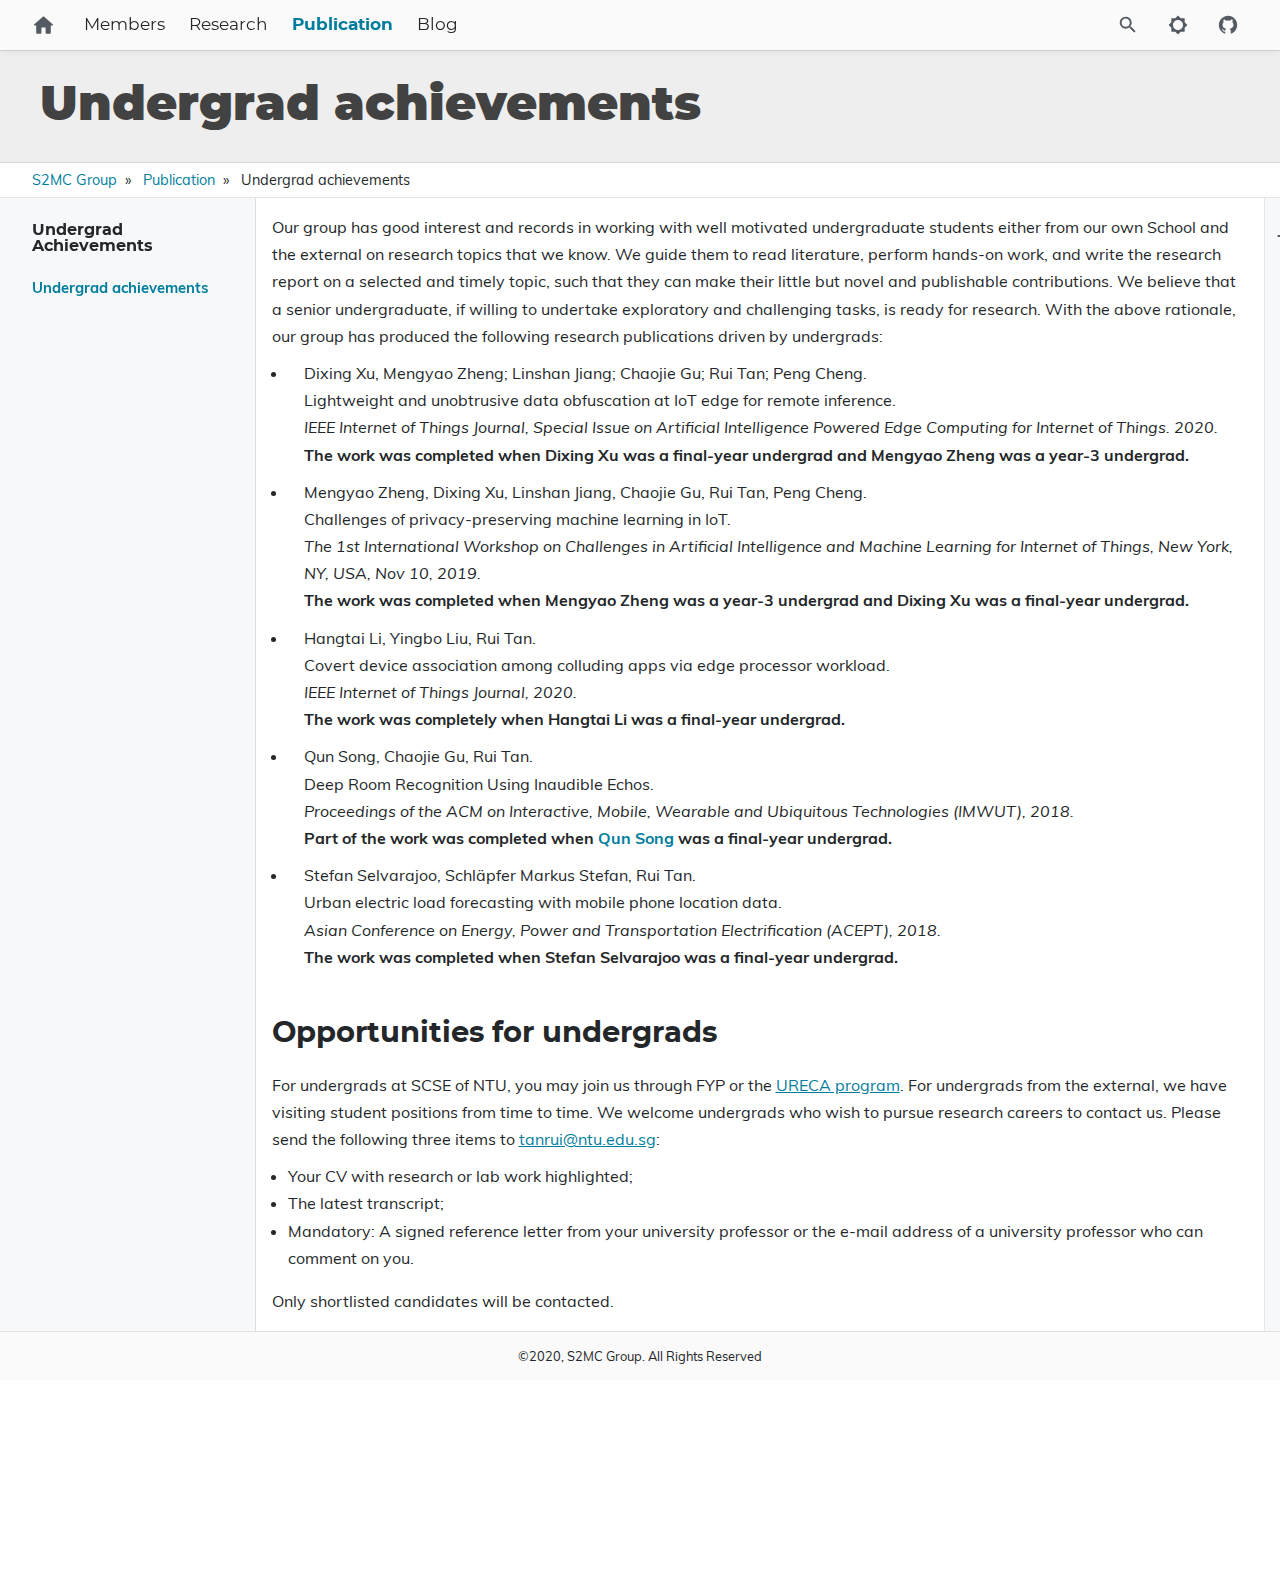
<file: publication/undergrad/index.html>
<!DOCTYPE html>
<html lang="en" dir="ltr">

<head>
    <meta charset="utf-8">
    <meta name="viewport" content="width=device-width, initial-scale=1">
    <title>Undergrad achievements – S2MC Group</title>
    


<script src="/js/enquire.min.dfb99dee1e029d51d6cfb672d847929890b1585402de17f5ed092edd72a688b4.js"></script>

<script defer src="/js/fuse.min.94c78ad70b02749822921660cf4e9f0b3701bc0680c421afb784a78228de0275.js"></script>

<script defer src="/js/lazysizes.min.31dd6a2d3a1ec0f78a8df007535cf23f03aeb5c70f026e6d6a19dac3b3acc340.js"></script>

<script defer src="/js/helper/getParents.min.1618c696be7c98933f9a92677f518b512a74e55bdbb976b09936b4182e93181b.js"></script>

<script defer src="/js/helper/fadeinout.min.93a331f96194789a542f33690bbe4f0c102c7e78ffc018217f5a1c33010bad91.js"></script>

<script>
  "use strict";

  
  var languagedir = JSON.parse("\"ltr\"");

  window.onload = function() {

    
    var toggleSidebarElem = document.getElementById("toggle-sidebar");
    var tocBodyElem = document.querySelector('.toc__body');
    var tocLabelElem = document.querySelector('.toc__label');
    var listMainElem = document.getElementById('list-main');
    var listSideElem = document.getElementById('list-side');
    var sliderIcons = document.querySelectorAll('.slider__icon');

    toggleSidebarElem ?
      toggleSidebarElem.addEventListener('change', function (e) {
        if (e.target.checked) {
          if (tocBodyElem) {
            fadeIn(tocBodyElem, 200);
          }
          if (tocLabelElem) {
            fadeIn(tocLabelElem, 200);
          }
          if (listMainElem && listSideElem) {
            listMainElem.className = 'm';
            listSideElem.className = 'r';
          }

          sliderIcons && sliderIcons.forEach(function (elem) {
            if (elem.classList.contains('hide')) {
              elem.classList.remove('hide');
            } else {
              elem.classList.add('hide');
            }
          });

        } else {
          if (tocBodyElem) {
            fadeOut(tocBodyElem, 200);
          }
          if (tocLabelElem) {
            fadeOut(tocLabelElem, 200);
          }
          if (listMainElem && listSideElem) {
            listMainElem.className = 'mr';
            listSideElem.className = 'hide';
          }

          sliderIcons && sliderIcons.forEach(function (elem) {
            if (elem.classList.contains('hide')) {
              elem.classList.remove('hide');
            } else {
              elem.classList.add('hide');
            }
          });
        }
      }) : null;
    

    
    var navCollapseBtn = document.getElementById('navCollapseBtn');
    navCollapseBtn ? navCollapseBtn.addEventListener('click', function(e) {
      var navCollapse = document.querySelector('.navbar__collapse');
      
      if (navCollapse) {
        var dataOpen = navCollapse.getAttribute('data-open');

        if (dataOpen === 'true') {
          navCollapse.setAttribute('data-open', 'false');
          navCollapse.style.maxHeight = 0;
        } else {
          navCollapse.setAttribute('data-open', 'true');
          navCollapse.style.maxHeight = navCollapse.scrollHeight + "px";
        }
      }
    }) : null;
    


    
    var expandBtn = document.querySelectorAll('.expand__button');

    for (let i = 0; i < expandBtn.length; i++) {
      expandBtn[i].addEventListener("click", function () {
        var content = this.nextElementSibling;
        if (content.style.maxHeight) {
          content.style.maxHeight = null;
          this.querySelector('svg').classList.add('expand-icon__right');
          this.querySelector('svg').classList.remove('expand-icon__down');
        } else {
          content.style.maxHeight = content.scrollHeight + "px";
          this.querySelector('svg').classList.remove('expand-icon__right');
          this.querySelector('svg').classList.add('expand-icon__down');
        }
      });
    }
    

    
    
    var root = document.getElementById('root');
    var toggleToLightBtn = document.getElementById('toggleToLight');
    var toggleToDarkBtn = document.getElementById('toggleToDark');

    toggleToDark.onclick = function(e) {
      root.className = 'theme__dark';
      localStorage.setItem('theme', 'dark');
      toggleToLightBtn.className = 'navbar__icons--icon';
      toggleToDarkBtn.className = 'hide';
    }

    toggleToLight.onclick = function (e) {
      root.className = 'theme__light';
      localStorage.setItem('theme', 'light');
      toggleToLightBtn.className = 'hide';
      toggleToDarkBtn.className = 'navbar__icons--icon';
    }


    
    document.querySelectorAll('.menu__list').forEach(function(elem) {
      if (elem.classList.contains('active')) {
        elem.style.maxHeight = elem.scrollHeight + "px"; 
      }
    });
    
    document.querySelectorAll('.menu__title--collapse').forEach(function(elem) {
      elem.addEventListener('click', function (e) {
        var content = this.nextElementSibling;
        var menuTitleIcon = this.querySelector('.menu__title--icon');
        if (!content) {
          return null;
        }

        var parent = elem.parentNode;
        while (parent.classList.contains('menu__list') && parent.classList.contains('active')) {
          console.log('parent');
          parent.style.maxHeight = 100 * parent.children.length + "px";
          parent = parent.parentNode;
        }

        if (content.style.maxHeight) {
          console.log('null');
          content.style.maxHeight = null;
          content.classList.remove('active');
          menuTitleIcon.classList.add('right');
          
          if (languagedir === 'rtl') {
            menuTitleIcon.classList.remove('downrtl');
          } else {
            menuTitleIcon.classList.remove('down');
          }
        } else {
          console.log('scrollHeight');
          content.style.maxHeight = content.scrollHeight + "px";
          content.classList.add('active');
          menuTitleIcon.classList.remove('right');
          
          if (languagedir === 'rtl') {
            menuTitleIcon.classList.add('downrtl');
          } else {
            menuTitleIcon.classList.add('down');
          }
        }
      });
    });
    


    
    var mobileLogo = document.getElementById('mobileLogo');
    var modal = document.getElementById("myModal");
    var drawer = document.getElementById('myDrawer');
    var drawerCloseBtn = document.querySelector('.drawer__close');

    var openDrawer = function() {
      modal.style.opacity = 1;

      if (languagedir === 'rtl') {
        modal.style.right = 0;
        drawer.style.right = 0;
      } else {
        modal.style.left = 0;
        drawer.style.left = 0;
      }
    }

    var closeDrawer = function() {
      modal.style.opacity = 0;

      if (languagedir === 'rtl') {
        drawer.style.right = '-100%';
      } else {
        drawer.style.left = '-100%';
      }

      
      setTimeout(function () {
        if (languagedir === 'rtl') {
          modal.style.right = '-100%';
        } else {
          modal.style.left = '-100%';
        }
      }, 250);
    }

    mobileLogo.onclick = function () {
      openDrawer();
      localStorage.setItem('isDrawerOpen', 'true');
    }

    modal.onclick = function () {
      closeDrawer();
      localStorage.setItem('isDrawerOpen', 'false');
    }

    drawerCloseBtn.onclick = function () {
      closeDrawer();
      localStorage.setItem('isDrawerOpen', 'false');
    }
  


  
    var lastScrollTop = window.pageYOffset || document.documentElement.scrollTop;
    var tocElem = document.querySelector('.toc');
    var tableOfContentsElem = tocElem ? tocElem.querySelector('#TableOfContents') : null;
    var singleContentsElem = document.querySelector('.single__contents');
    var dataBGImgs = document.querySelectorAll('div[data-bgimg]');

    
    var tocLevels = JSON.parse("null");

    if (tocLevels) {
      tocLevels = tocLevels.toString();
    } else {
      tocLevels = "h1, h2, h3, h4, h5, h6";
    }

    
    var isLandingBgImg = JSON.parse("null");
    
    var isHome = JSON.parse("false");

    function setNavbarBG(scrollTop) {
      if (isHome && isLandingBgImg && Object.keys(isLandingBgImg).length) {
        if (isLandingBgImg.height <= scrollTop) {
          dataBGImgs.forEach(function(elem) {
            elem.setAttribute('data-bgimg', 'false');
          });
        } else {
          dataBGImgs.forEach(function (elem) {
            elem.setAttribute('data-bgimg', 'true');
          });
        }
      }
    }
    setNavbarBG(lastScrollTop);

    window.onscroll = function () {
      var st = window.pageYOffset || document.documentElement.scrollTop;
      if (st > lastScrollTop) { 
        singleContentsElem ? 
        singleContentsElem.querySelectorAll(tocLevels.toString()).forEach(function(elem) {
          if (document.documentElement.scrollTop >= elem.offsetTop) {
            if (tableOfContentsElem) {
              var id = elem.getAttribute('id');
              tocElem.querySelectorAll('a').forEach(function (elem) {
                elem.classList.remove('active');
              });
              tocElem.querySelector('a[href="#' + id + '"]') ? 
              tocElem.querySelector('a[href="#' + id + '"]').classList.add('active') : null;
            }
          }
        }) : null;
        setNavbarBG(st);
      } else { 
        singleContentsElem ? 
        singleContentsElem.querySelectorAll(tocLevels.toString()).forEach(function(elem) {
          if (document.documentElement.scrollTop >= elem.offsetTop) {
            if (tableOfContentsElem) {
              var id = elem.getAttribute('id');
              tocElem.querySelectorAll('a').forEach(function (elem) {
                elem.classList.remove('active');
              });
              tocElem.querySelector('a[href="#' + id + '"]') ? 
              tocElem.querySelector('a[href="#' + id + '"]').classList.add('active') : null;
            }
          }
        }) : null;
        setNavbarBG(st);
      }
      lastScrollTop = st <= 0 ? 0 : st;
    };
    



    
    var mobileSearchInputElem = document.querySelector('#search-mobile');
    var mobileSearchClassElem = document.querySelector('.mobile-search');
    var mobileSearchBtnElem = document.querySelector('#mobileSearchBtn');
    var mobileSearchCloseBtnElem = document.querySelector('#search-mobile-close');
    var mobileSearchContainer = document.querySelector('#search-mobile-container');
    var mobileSearchResultsElem = document.querySelector('#search-mobile-results');
    var htmlElem = document.querySelector('html');

    if (mobileSearchClassElem) {
      mobileSearchClassElem.style.display = 'none';
    }

    mobileSearchBtnElem ? 
    mobileSearchBtnElem.addEventListener('click', function () {
      if (mobileSearchContainer) {
        mobileSearchContainer.style.display = 'block';
      }

      if (mobileSearchInputElem) {
        mobileSearchInputElem.focus();
      }

      if (htmlElem) {
        htmlElem.style.overflowY = 'hidden';
      }
    }) : null;

    mobileSearchCloseBtnElem ? 
    mobileSearchCloseBtnElem.addEventListener('click', function() {
      if (mobileSearchContainer) {
        mobileSearchContainer.style.display = 'none';
      }

      if (mobileSearchInputElem) {
        mobileSearchInputElem.value = '';
      }
      
      if (mobileSearchResultsElem) {
        while (mobileSearchResultsElem.firstChild) {
          mobileSearchResultsElem.removeChild(mobileSearchResultsElem.firstChild);
        }
      }

      if (htmlElem) {
        htmlElem.style.overflowY = 'visible';
      }
    }) : null;

    mobileSearchInputElem ? 
    mobileSearchInputElem.addEventListener('keydown', function(e) {
      if (e.key === 'Escape') {
        if (mobileSearchContainer) {
          mobileSearchContainer.style.display = 'none';
        }
        
        if (mobileSearchInputElem) {
          mobileSearchInputElem.value = '';
        }

        if (mobileSearchResultsElem) {
          while (mobileSearchResultsElem.firstChild) {
            mobileSearchResultsElem.removeChild(mobileSearchResultsElem.firstChild);
          }
        }
        if (htmlElem) {
          htmlElem.style.overflowY = 'visible';
        }
      }
    }) : null;
  


  
    var localTheme = localStorage.getItem('theme');
    var rootEleme = document.getElementById('root');
    var selectThemeElem = document.querySelectorAll('.select-theme');
    var selectThemeItemElem = document.querySelectorAll('.select-theme__item');
    
    if (localTheme) {
      selectThemeItemElem ? 
      selectThemeItemElem.forEach(function (elem) {
        if (elem.text.trim() === localTheme) {
          elem.classList.add('is-active');
        } else {
          elem.classList.remove('is-active');
        }
      }) : null;
    }

    selectThemeItemElem ? 
    selectThemeItemElem.forEach(function (v, i) {
      v.addEventListener('click', function (e) {
        var selectedThemeVariant = e.target.text.trim();
        localStorage.setItem('theme', selectedThemeVariant);

        rootEleme.removeAttribute('class');
        rootEleme.classList.add(`theme__${selectedThemeVariant}`);
        selectThemeElem.forEach(function(rootElem) {
          rootElem.querySelectorAll('a').forEach(function (elem) {
            if (elem.classList) {
              if (elem.text.trim() === selectedThemeVariant) {
                if (!elem.classList.contains('is-active')) {
                  elem.classList.add('is-active');
                }
              } else {
                if (elem.classList.contains('is-active')) {
                  elem.classList.remove('is-active');
                }
              }
            }
          });
        });

        if (window.mermaid) {
          if (selectedThemeVariant === "dark" || selectedThemeVariant === "hacker") {
            mermaid.initialize({ theme: 'dark' });
            location.reload();
          } else {
            mermaid.initialize({ theme: 'default' });
            location.reload();
          }
        }

        var utterances = document.querySelector('iframe');
        if (utterances) {
          utterances.contentWindow.postMessage({
            type: 'set-theme',
            theme: selectedThemeVariant === "dark" || selectedThemeVariant === "hacker" ? 'photon-dark' : selectedThemeVariant === 'kimbie' ? 'github-dark-orange' : 'github-light',
          }, 'https://utteranc.es');
        }
      });
    }) : null;
  


  
    
    var searchURL = JSON.parse("\"https://ntuiot.xyz/\"");
    var searchResults = null;
    var searchMenu = null;
    var searchText = null;
    
    
    var enableSearchHighlight = JSON.parse("true");
    
    var enableSearch = JSON.parse("true");

    var fuse = null;

    if (enableSearch) {
      (function initFuse() {
        var xhr = new XMLHttpRequest();
        xhr.open('GET', searchURL + "index.json");
        xhr.setRequestHeader('Content-Type', 'application/json; charset=utf-8');
        xhr.onload = function () {
          if (xhr.status === 200) {
            fuse = new Fuse(JSON.parse(xhr.response.toString('utf-8')), {
              keys: ['title', 'description', 'content'],
              includeMatches: enableSearchHighlight,
              shouldSort: true,
              threshold: 0.4,
              location: 0,
              distance: 100,
              maxPatternLength: 32,
              minMatchCharLength: 1,
            });
          }
          else {
            console.error(`[${xhr.status}]Error:`, xhr.statusText);
          }
        };
        xhr.send();
      })();
    }
    
    function makeLi(ulElem, obj) {
      var li = document.createElement('li');
      li.className = 'search-result__item';
      
      var a = document.createElement('a');
      a.innerHTML = obj.title;
      a.setAttribute('class', 'search-result__item--title');
      a.setAttribute('href', obj.permalink);

      var descDiv = document.createElement('div');
      descDiv.setAttribute('class', 'search-result__item--desc');
      if (obj.description) {
        descDiv.innerHTML = obj.description;
      } else if (obj.content) {
        descDiv.innerHTML = obj.content.substring(0, 80);
      }
      
      li.appendChild(a);
      li.appendChild(descDiv);
      ulElem.appendChild(li);
    }

    function makeHighlightLi(ulElem, obj) {
      var li = document.createElement('li');
      li.className = 'search-result__item';
      var descDiv = null;

      var a = document.createElement('a');
      a.innerHTML = obj.item.title;
      a.setAttribute('class', 'search-result__item--title');
      a.setAttribute('href', obj.item.uri);

      if (obj.matches && obj.matches.length) {
        for (var i = 0; i < obj.matches.length; i++) {
          if ('title' === obj.matches[i].key) {
            a = document.createElement('a');
            a.innerHTML = generateHighlightedText(obj.matches[i].value, obj.matches[i].indices);
            a.setAttribute('class', 'search-result__item--title');
            a.setAttribute('href', obj.item.uri);
          }
          
          if ('description' === obj.matches[i].key) {
            descDiv = document.createElement('div');
            descDiv.setAttribute('class', 'search-result__item--desc');
            descDiv.innerHTML = generateHighlightedText(obj.item.description, obj.matches[i].indices);
          } else if ('content' === obj.matches[i].key) {
            if (!descDiv) {
              descDiv = document.createElement('div');
              descDiv.setAttribute('class', 'search-result__item--desc');
              descDiv.innerHTML = generateHighlightedText(obj.item.content.substring(0, 80), obj.matches[i].indices);
            }
          } else {
            if (obj.item.description) {
              descDiv = document.createElement('div');
              descDiv.setAttribute('class', 'search-result__item--desc');
              descDiv.innerHTML = obj.item.description;
            } else {
              descDiv = document.createElement('div');
              descDiv.setAttribute('class', 'search-result__item--desc');
              descDiv.innerHTML = obj.item.content.substring(0, 80);
            }
          }
        }

        li.appendChild(a);
        if (descDiv) {
          li.appendChild(descDiv);
        }
        if (li) {
          ulElem.appendChild(li);
        }
      }
    }

    function renderSearchResults(searchText, results) {
      searchResults = document.getElementById('search-results');
      searchMenu = document.getElementById('search-menu');
      searchResults.setAttribute('class', 'dd is-active');
      
      var ul = document.createElement('ul');
      ul.setAttribute('class', 'dd-content search-content');

      if (results.length) {
        results.forEach(function (result) {
          var li = document.createElement('li');
          var a = document.createElement('a');
          a.setAttribute('href', result.uri);
          a.setAttribute('class', 'dd-item');
          a.appendChild(li);

          var titleDiv = document.createElement('div');
          titleDiv.innerHTML = result.title;
          titleDiv.setAttribute('class', 'search-result__item--title');

          var descDiv = document.createElement('div');
          descDiv.setAttribute('class', 'search-result__item--desc');
          if (result.description) {
            descDiv.innerHTML = result.description;
          } else if (result.content) {
            descDiv.innerHTML = result.content.substring(0, 80);
          }

          li.appendChild(titleDiv);
          li.appendChild(descDiv);
          ul.appendChild(a);
        });
      } else {
        var li = document.createElement('li');
        li.setAttribute('class', 'dd-item');
        li.innerText = 'No results found';
        ul.appendChild(li);
      }

      while (searchMenu.hasChildNodes()) {
        searchMenu.removeChild(
          searchMenu.lastChild
        );
      }
      
      searchMenu.appendChild(ul);
    }

    function renderSearchHighlightResults(searchText, results) {
      searchResults = document.getElementById('search-results');
      searchMenu = document.getElementById('search-menu');
      searchResults.setAttribute('class', 'dd is-active');

      var ul = document.createElement('ul');
      ul.setAttribute('class', 'dd-content search-content');

      if (results.length) {
        results.forEach(function (result) {
          var li = document.createElement('li');
          var a = document.createElement('a');
          var descDiv = null;

          a.setAttribute('href', result.item.uri);
          a.setAttribute('class', 'dd-item');
          a.appendChild(li);

          var titleDiv = document.createElement('div');
          titleDiv.innerHTML = result.item.title;
          titleDiv.setAttribute('class', 'search-result__item--title');
          
          if (result.matches && result.matches.length) {
            for (var i = 0; i < result.matches.length; i++) {
              if ('title' === result.matches[i].key) {
                titleDiv.innerHTML = generateHighlightedText(result.matches[i].value, result.matches[i].indices);
              }

              if ('description' === result.matches[i].key) {
                descDiv = document.createElement('div');
                descDiv.setAttribute('class', 'search-result__item--desc');
                descDiv.innerHTML = generateHighlightedText(result.item.description, result.matches[i].indices);
              } else if ('content' === result.matches[i].key) {
                if (!descDiv) {
                  descDiv = document.createElement('div');
                  descDiv.setAttribute('class', 'search-result__item--desc');
                  descDiv.innerHTML = generateHighlightedText(result.item.content.substring(0, 80), result.matches[i].indices);
                }
              } else {
                if (result.item.description) {
                  descDiv = document.createElement('div');
                  descDiv.setAttribute('class', 'search-result__item--desc');
                  descDiv.innerHTML = result.item.description;
                } else {
                  descDiv = document.createElement('div');
                  descDiv.setAttribute('class', 'search-result__item--desc');
                  descDiv.innerHTML = result.item.content.substring(0, 80);
                }
              }
            }
            
            li.appendChild(titleDiv);
            if (descDiv) {
              li.appendChild(descDiv);
            }
            ul.appendChild(a);
          }
        });
      } else {
        var li = document.createElement('li');
        li.setAttribute('class', 'dd-item');
        li.innerText = 'No results found';
        ul.appendChild(li);
      }

      while (searchMenu.hasChildNodes()) {
        searchMenu.removeChild(
          searchMenu.lastChild
        );
      }
      searchMenu.appendChild(ul);
    }

    function renderSearchResultsMobile(searchText, results) {
      searchResults = document.getElementById('search-mobile-results');

      var content = document.createElement('div');
      content.setAttribute('class', 'mobile-search__content');

      if (results.length > 0) {
        results.forEach(function (result) {
          var item = document.createElement('a');
          item.setAttribute('href', result.uri);
          item.innerHTML = '<div class="mobile-search__item"><div class="mobile-search__item--title">📄 ' + result.title + '</div><div class="mobile-search__item--desc">' + (result.description ? result.description : result.content) + '</div></div>';
          content.appendChild(item);
        });
      } else {
        var item = document.createElement('span');
        content.appendChild(item);
      }

      let wrap = document.getElementById('search-mobile-results');
      while (wrap.firstChild) {
        wrap.removeChild(wrap.firstChild)
      }
      searchResults.appendChild(content);      
    }

    function renderSearchHighlightResultsMobile(searchText, results) {
      searchResults = document.getElementById('search-mobile-results');

      var ul = document.createElement('div');
      ul.setAttribute('class', 'mobile-search__content');

      if (results.length) {
        results.forEach(function (result) {
          var li = document.createElement('li');
          var a = document.createElement('a');
          var descDiv = null;

          a.setAttribute('href', result.item.uri);
          a.appendChild(li);
          li.setAttribute('class', 'mobile-search__item');

          var titleDiv = document.createElement('div');
          titleDiv.innerHTML = result.item.title;
          titleDiv.setAttribute('class', 'mobile-search__item--title');
          
          if (result.matches && result.matches.length) {
            for (var i = 0; i < result.matches.length; i++) {
              if ('title' === result.matches[i].key) {
                titleDiv.innerHTML = generateHighlightedText(result.matches[i].value, result.matches[i].indices);
              }

              if ('description' === result.matches[i].key) {
                descDiv = document.createElement('div');
                descDiv.setAttribute('class', 'mobile-search__item--desc');
                descDiv.innerHTML = generateHighlightedText(result.item.description, result.matches[i].indices);
              } else if ('content' === result.matches[i].key) {
                if (!descDiv) {
                  descDiv = document.createElement('div');
                  descDiv.setAttribute('class', 'mobile-search__item--desc');
                  descDiv.innerHTML = generateHighlightedText(result.item.content.substring(0, 150), result.matches[i].indices);
                }
              } else {
                if (result.item.description) {
                  descDiv = document.createElement('div');
                  descDiv.setAttribute('class', 'mobile-search__item--desc');
                  descDiv.innerHTML = result.item.description;
                } else {
                  descDiv = document.createElement('div');
                  descDiv.setAttribute('class', 'mobile-search__item--desc');
                  descDiv.innerHTML = result.item.content.substring(0, 150);
                }
              }
            }
            
            li.appendChild(titleDiv);
            if (descDiv) {
              li.appendChild(descDiv);
            }
            ul.appendChild(a);
          }
        });
      } else {
        var item = document.createElement('span');
        ul.appendChild(item);
      }

      let wrap = document.getElementById('search-mobile-results');
      while (wrap.firstChild) {
        wrap.removeChild(wrap.firstChild)
      }
      searchResults.appendChild(ul);
    }

    function generateHighlightedText(text, regions) {
      if (!regions) {
        return text;
      }

      var content = '', nextUnhighlightedRegionStartingIndex = 0;

      regions.forEach(function(region) {
        if (region[0] === region[1]) {
          return null;
        }
        
        content += '' +
          text.substring(nextUnhighlightedRegionStartingIndex, region[0]) +
          '<span class="search__highlight">' +
            text.substring(region[0], region[1] + 1) +
          '</span>' +
        '';
        nextUnhighlightedRegionStartingIndex = region[1] + 1;
      });

      content += text.substring(nextUnhighlightedRegionStartingIndex);

      return content;
    };

    var searchElem = document.getElementById('search');
    var searchMobile = document.getElementById('search-mobile');
    var searchResultsContainer = document.getElementById('search-results');

    searchElem ? 
    searchElem.addEventListener('input', function(e) {
      if (!e.target.value | window.innerWidth < 770) {
        searchResultsContainer ? searchResultsContainer.setAttribute('class', 'dd') : null;
        return null;
      }

      searchText = e.target.value;
      var results = fuse.search(e.target.value);

      if (enableSearchHighlight) {
        renderSearchHighlightResults(searchText, results);
      } else {
        renderSearchResults(searchText, results);
      }

      var dropdownItems = searchResultsContainer.querySelectorAll('.dd-item');
      dropdownItems ? dropdownItems.forEach(function (item) {
        item.addEventListener('mousedown', function (e) {
          console.log('mousedown');
          e.target.click();
        });
      }) : null;
    }) : null;

    searchElem ? 
    searchElem.addEventListener('blur', function() {
      if (window.innerWidth < 770) {
        return null;
      }
      searchResultsContainer ? searchResultsContainer.setAttribute('class', 'dd') : null;
    }) : null;

    searchElem ? 
    searchElem.addEventListener('click', function(e) {
      if (window.innerWidth < 770) {
        return null;
      }
      if (!e.target.value) {
        searchResultsContainer ? searchResultsContainer.setAttribute('class', 'dd') : null;
        return null;
      }

      searchText = e.target.value;
      var results = fuse.search(e.target.value);

      if (enableSearchHighlight) {
        renderSearchHighlightResults(searchText, results);
      } else {
        renderSearchResults(searchText, results);
      }

      var dropdownItems = searchResultsContainer.querySelectorAll('.dd-item');
      dropdownItems ? dropdownItems.forEach(function (item) {
        item.addEventListener('mousedown', function (e) {
          console.log('mousedown');
          e.target.click();
        });
      }) : null;
    }) : null;

    var searchMenuElem = document.getElementById("search-menu");
    var activeItem = document.querySelector('#search-menu .dd-item.is-active');
    var activeIndex = null;
    var items = null;
    var searchContainerMaxHeight = 350;

    searchElem ? 
    searchElem.addEventListener('keydown', function(e) {
      if (window.innerWidth < 770) {
        return null;
      }

      var items = document.querySelectorAll('#search-menu .dd-item');
      
      if (e.key === 'ArrowDown') {
        if (activeIndex === null) {
          activeIndex = 0;
          items[activeIndex].classList.remove('is-active');
        } else {
          items[activeIndex].classList.remove('is-active');
          activeIndex = activeIndex === items.length - 1 ? 0 : activeIndex + 1;
        }
        items[activeIndex].classList.add('is-active');

        let overflowedPixel = items[activeIndex].offsetTop + items[activeIndex].clientHeight - searchContainerMaxHeight;
        if (overflowedPixel > 0) {
          document.querySelector(".search-content").scrollTop += items[activeIndex].getBoundingClientRect().height;
        } else if (activeIndex === 0) {
          document.querySelector(".search-content").scrollTop = 0;
        }
      } else if (e.key === 'ArrowUp') {
        if (activeIndex === null) {
          activeIndex = items.length - 1;
          items[activeIndex].classList.remove('is-active');
        } else {
          items[activeIndex].classList.remove('is-active');
          activeIndex = activeIndex === 0 ? items.length - 1 : activeIndex - 1;
        }
        items[activeIndex].classList.add('is-active');
        
        let overflowedPixel = items[activeIndex].offsetTop + items[activeIndex].clientHeight - searchContainerMaxHeight;
        if (overflowedPixel < 0) {
          document.querySelector(".search-content").scrollTop -= items[activeIndex].getBoundingClientRect().height;
        } else {
          document.querySelector(".search-content").scrollTop = overflowedPixel + items[activeIndex].getBoundingClientRect().height;
        }
      } else if (e.key === 'Enter') {
        var currentItemLink = items[activeIndex].getAttribute('href');
        if (currentItemLink) {
          location.href = currentItemLink;
        }
      } else if (e.key === 'Escape') {
        e.target.value = null;
        if (searchResults) {
          searchResults.classList.remove('is-active');
        }
      }
    }) : null;

    searchMobile ? 
    searchMobile.addEventListener('input', function(e) {
      if (!e.target.value) {
        let wrap = document.getElementById('search-mobile-results');
        while (wrap.firstChild) {
          wrap.removeChild(wrap.firstChild);
        }
        return null;
      }

      searchText = e.target.value;
      var results = fuse.search(e.target.value);
      
      if (enableSearchHighlight) {
        renderSearchHighlightResultsMobile(searchText, results);
      } else {
        renderSearchResultsMobile(searchText, results);
      }

      var dropdownItems = searchResultsContainer.querySelectorAll('.dd-item');
      dropdownItems ? dropdownItems.forEach(function (item) {
        item.addEventListener('mousedown', function (e) {
          console.log('mousedown');
          e.target.click();
        });
      }) : null;
    }) : null;
  
  }
</script>
    


<link rel="stylesheet" href="/css/main.min.css">


    <meta name="description" content="" />
<meta name="keywords" content="">
<meta name="created" content="2020-01-11T14:09:21&#43;0900">
<meta name="modified" content="2020-01-11T14:09:21&#43;0900">


<meta property="og:site_name" content="S2MC Group">
<meta property="og:title" content="Undergrad achievements">
<meta property="og:url" content="https://ntuiot.xyz/publication/undergrad/">
<meta property="og:type" content="article">

<meta name="generator" content="Hugo 0.74.3" />
<meta name="msapplication-TileColor" content="#ffffff">
<meta name="theme-color" content="#ffffff">
<link rel="canonical" href="https://ntuiot.xyz/publication/undergrad/">
<link rel="manifest" href="/manifest.json">

  <link rel="apple-touch-icon" sizes="57x57" href="/favicon/apple-icon-57x57.png">
  <link rel="apple-touch-icon" sizes="60x60" href="/favicon/apple-icon-60x60.png">
  <link rel="apple-touch-icon" sizes="72x72" href="/favicon/apple-icon-72x72.png">
  <link rel="apple-touch-icon" sizes="76x76" href="/favicon/apple-icon-76x76.png">
  <link rel="apple-touch-icon" sizes="114x114" href="/favicon/apple-icon-114x114.png">
  <link rel="apple-touch-icon" sizes="120x120" href="/favicon/apple-icon-120x120.png">
  <link rel="apple-touch-icon" sizes="144x144" href="/favicon/apple-icon-144x144.png">
  <link rel="apple-touch-icon" sizes="152x152" href="/favicon/apple-icon-152x152.png">
  <link rel="apple-touch-icon" sizes="180x180" href="/favicon/apple-icon-180x180.png">
  <link rel="icon" type="image/png" sizes="192x192" href="/favicon/android-icon-192x192.png">
  <link rel="icon" type="image/png" sizes="192x192" href="/favicon/android-icon-512x512.png">
  <link rel="icon" type="image/png" sizes="32x32" href="/favicon/favicon-32x32.png">
  <link rel="icon" type="image/png" sizes="96x96" href="/favicon/favicon-96x96.png">
  <link rel="icon" type="image/png" sizes="16x16" href="/favicon/favicon-16x16.png">
  <meta name="msapplication-TileColor" content="#ffffff">
  <meta name="msapplication-TileImage" content="/ms-icon-144x144.png">

    <script type="application/ld+json">
  {
    "@context": "https://schema.org",
    "@type": "WebPage",
    "headline": "Undergrad achievements",
    "datePublished": "2020-01-11T14:09:21+09:00",
    "dateModified": "2020-01-11T14:09:21+09:00",
    "url" : "https://ntuiot.xyz/publication/undergrad/",
    "description": "Our group has good interest and records in working with well motivated undergraduate students either from our own School and the external on research topics that we know. …",
    "mainEntityOfPage": {
      "@type": "WebPage",
      "@id": "https://ntuiot.xyz/"
    },
    "publisher": {
      "@type": "Organization",
      "name": "S2MC Group",
      "url": "https://ntuiot.xyz/"
    }
  }
</script>

    

</head>

<body id="root" class="theme__light">
    <script>
        var localTheme = localStorage.getItem('theme');
        if (localTheme) {
            document.getElementById('root').className = `theme__${localTheme}`;
        }        
    </script>
    
    <div id="container">
        <div id="myDrawer" class="drawer" style="">
  <div class="drawer__header">
    <a href="/" class="drawer__header--text">
      S2MC Group
    </a>
    <div class="grow"></div>
    <div class="drawer__close">
      <svg xmlns="http://www.w3.org/2000/svg" width="22" height="22" viewBox="0 0 24 24"><path fill="none" d="M0 0h24v24H0V0z"/><path fill="currentColor" d="M18.3 5.71c-.39-.39-1.02-.39-1.41 0L12 10.59 7.11 5.7c-.39-.39-1.02-.39-1.41 0-.39.39-.39 1.02 0 1.41L10.59 12 5.7 16.89c-.39.39-.39 1.02 0 1.41.39.39 1.02.39 1.41 0L12 13.41l4.89 4.89c.39.39 1.02.39 1.41 0 .39-.39.39-1.02 0-1.41L13.41 12l4.89-4.89c.38-.38.38-1.02 0-1.4z"/></svg>
    </div>
  </div>

  <div class="drawer__body">
    <div class="menu">
  <h6 class="menu__label">
    
      Undergrad achievements
    
  </h6>
  <ul>
    
    
      
  
  
  
  
  
  
  

  
  
  
  
  
  
  
  <li class="active">
    <a href="https://ntuiot.xyz/publication/undergrad/"
      class="menu__title active">Undergrad achievements</a>
  </li>
  

    
  </ul>
</div>



<script>
  var menuTitle = document.querySelectorAll('.menu__title');
  var modal = document.getElementById("myModal");
  var drawer = document.getElementById('myDrawer');

  var closeDrawer = function () {
    setTimeout(function () {
      modal.style.opacity = 0;
      drawer.style.left = '-100%';
      modal.style.left = '-100%';
    }, 250);
  }

  menuTitle ? 
  menuTitle.forEach(function(elem) {
    elem.onclick = function() {
      closeDrawer();
      localStorage.setItem('isDrawerOpen', 'false');
    }
  }) : null;
</script>
  </div>
</div>
<div id="myModal" class="modal" style=""></div>

<script>
  var isDrawerOpen = localStorage.getItem('isDrawerOpen');
  var modal = document.getElementById("myModal");
  var drawer = document.getElementById('myDrawer');
  
  
  var languagedir = JSON.parse("\"ltr\"");

  var openDrawer = function () {
    modal.style.opacity = 1;
    
    if (languagedir === "rtl") {
      modal.style.right = 0;
      drawer.style.right = 0;
    } else {
      modal.style.left = 0;
      drawer.style.left = 0;
    }
  }

  if (isDrawerOpen && isDrawerOpen === 'true') {
    openDrawer();
  }
</script>
        
<nav class="nav">
  <div class="navbar__wrapper" data-bgimg="false">
    <div class="divider">
      <div class="navbar lmr">
        <div id="siteLogo" class="navbar__logo--wrapper">
  
    &nbsp;&nbsp;
  
  
    <a href="/" title="" rel="home" class="navbar__logo--text-link">
      <h6 class="navbar__logo--text" data-bgimg="false">S2MC Group</h6>
    </a>
  
</div>
        
        <div class="navbar__menu--wrapper">
          <div id="tabletLogo" class="hide">
  
    <a href="/" rel="home" class="navbar__logo--link">
      <div class="navbar__icons--icon">
        <svg xmlns="http://www.w3.org/2000/svg" width="25" height="25" viewBox="0 0 24 24"><path fill="none" d="M0 0h24v24H0V0z"/><path fill="currentColor" d="M10 19v-5h4v5c0 .55.45 1 1 1h3c.55 0 1-.45 1-1v-7h1.7c.46 0 .68-.57.33-.87L12.67 3.6c-.38-.34-.96-.34-1.34 0l-8.36 7.53c-.34.3-.13.87.33.87H5v7c0 .55.45 1 1 1h3c.55 0 1-.45 1-1z"/></svg>
      </div>
    </a>
  
</div>
          <div id="mobileLogo" class="hide">
  <a href="#" class="navbar__logo--link">
    <div class="navbar__icons--icon">
      <svg xmlns="http://www.w3.org/2000/svg" width="25" height="25" viewBox="0 0 24 24"><path fill="none" d="M0 0h24v24H0V0z"/><path fill="currentColor" d="M4 18h16c.55 0 1-.45 1-1s-.45-1-1-1H4c-.55 0-1 .45-1 1s.45 1 1 1zm0-5h16c.55 0 1-.45 1-1s-.45-1-1-1H4c-.55 0-1 .45-1 1s.45 1 1 1zM3 7c0 .55.45 1 1 1h16c.55 0 1-.45 1-1s-.45-1-1-1H4c-.55 0-1 .45-1 1z"/></svg>
    </div>
  </a>
</div>
          <span id="navMenuMobile" class="hide">
  <button id="navCollapseBtn" class="navbar__dropdown--title" aria-label="Section Menu" data-dir="ltr">
    
      publication
    
    <svg xmlns="http://www.w3.org/2000/svg" width="20" height="20" viewBox="0 0 24 24"><path fill="currentColor" d="M8.12 9.29L12 13.17l3.88-3.88c.39-.39 1.02-.39 1.41 0 .39.39.39 1.02 0 1.41l-4.59 4.59c-.39.39-1.02.39-1.41 0L6.7 10.7c-.39-.39-.39-1.02 0-1.41.39-.38 1.03-.39 1.42 0z"/></svg>
  </button>
  <div class="navbar__collapse" data-open="false">
  <ul>
    

  
  
  
  
  <li class="navbar__menu--mobile-item ">
    <a href="/member" class="">Members</a>
  </li>

  
  
  
  
  <li class="navbar__menu--mobile-item ">
    <a href="/research" class="">Research</a>
  </li>

  
  
  
  
  <li class="navbar__menu--mobile-item active">
    <a href="/publication" class="active">Publication</a>
  </li>

  
  
  
  
  <li class="navbar__menu--mobile-item ">
    <a href="/blog" class="">Blog</a>
  </li>

  </ul>
</div>
</span>
          <ul id="navMenu" class="navbar__menu">
            

  
  
  
  
  <li class="navbar__menu--item ">
    <a href="/member" data-bgimg="false">Members</a>
  </li>

  
  
  
  
  <li class="navbar__menu--item ">
    <a href="/research" data-bgimg="false">Research</a>
  </li>

  
  
  
  
  <li class="navbar__menu--item active">
    <a href="/publication" data-bgimg="false">Publication</a>
  </li>

  
  
  
  
  <li class="navbar__menu--item ">
    <a href="/blog" data-bgimg="false">Blog</a>
  </li>

          </ul>
        </div>
        <div class="grow"></div>
        <div id="siteSearch">
          

<div class="search" data-bgimg="false">
  <span class="icon">
    <svg xmlns="http://www.w3.org/2000/svg" width="22" height="22" fill="currentColor" viewBox="0 0 24 24"><path fill="none" d="M0 0h24v24H0V0z"/><path d="M15.5 14h-.79l-.28-.27c1.2-1.4 1.82-3.31 1.48-5.34-.47-2.78-2.79-5-5.59-5.34-4.23-.52-7.79 3.04-7.27 7.27.34 2.8 2.56 5.12 5.34 5.59 2.03.34 3.94-.28 5.34-1.48l.27.28v.79l4.25 4.25c.41.41 1.08.41 1.49 0 .41-.41.41-1.08 0-1.49L15.5 14zm-6 0C7.01 14 5 11.99 5 9.5S7.01 5 9.5 5 14 7.01 14 9.5 11.99 14 9.5 14z"/></svg>
  </span>
  <input id="search" aria-label="Site Search" class="input" type="text" autocomplete="off" placeholder="Search">
  <div id="search-results" class="dropdown">
    <div id="search-menu" class="dropdown-menu">
    </div>
  </div>
</div>


        </div>
        <div id="mobileSearch" class="hide">
          
<div id="mobileSearchBtn" class="mobile-search__btn">
  <svg xmlns="http://www.w3.org/2000/svg" width="22" height="22" fill="currentColor" viewBox="0 0 24 24"><path fill="none" d="M0 0h24v24H0V0z"/><path d="M15.5 14h-.79l-.28-.27c1.2-1.4 1.82-3.31 1.48-5.34-.47-2.78-2.79-5-5.59-5.34-4.23-.52-7.79 3.04-7.27 7.27.34 2.8 2.56 5.12 5.34 5.59 2.03.34 3.94-.28 5.34-1.48l.27.28v.79l4.25 4.25c.41.41 1.08.41 1.49 0 .41-.41.41-1.08 0-1.49L15.5 14zm-6 0C7.01 14 5 11.99 5 9.5S7.01 5 9.5 5 14 7.01 14 9.5 11.99 14 9.5 14z"/></svg>
</div>

<div id="search-mobile-container" class="mobile-search hide">
  <div class="mobile-search__top">
    <input id="search-mobile" type="text" aria-label="Mobile Search" placeholder="Search..." class="mobile-search__top--input"/>
    <div id="search-mobile-close" class="mobile-search__top--icon">
      <svg xmlns="http://www.w3.org/2000/svg" width="22" height="22" viewBox="0 0 24 24"><path opacity=".87" fill="none" d="M0 0h24v24H0V0z"/><path fill="currentColor" d="M12 2C6.47 2 2 6.47 2 12s4.47 10 10 10 10-4.47 10-10S17.53 2 12 2zm0 18c-4.41 0-8-3.59-8-8s3.59-8 8-8 8 3.59 8 8-3.59 8-8 8zm3.59-13L12 10.59 8.41 7 7 8.41 10.59 12 7 15.59 8.41 17 12 13.41 15.59 17 17 15.59 13.41 12 17 8.41z"/></svg>
    </div>
  </div>
  <div id="search-mobile-results" class="mobile-search__body">
    
  </div>
</div>

        </div>
        <div class="navbar__icons">
  
  
<button id="toggleToDark" class="navbar__icons--icon" aria-label="Toggle to dark mode">
  <svg xmlns="http://www.w3.org/2000/svg" width="20" height="20" viewBox="0 0 24 24"><path d="M0 0h24v24H0z" fill="none" /><path fill="currentColor" d="M20 15.31L23.31 12 20 8.69V4h-4.69L12 .69 8.69 4H4v4.69L.69 12 4 15.31V20h4.69L12 23.31 15.31 20H20v-4.69zM12 18c-3.31 0-6-2.69-6-6s2.69-6 6-6 6 2.69 6 6-2.69 6-6 6z"/></svg>
</button>
<button id="toggleToLight" class="navbar__icons--icon" aria-label="Toggle to light mode">
  <svg xmlns="http://www.w3.org/2000/svg" width="20" height="20" viewBox="0 0 24 24"><path d="M0 0h24v24H0z" fill="none"/><path fill="currentColor" d="M20 8.69V4h-4.69L12 .69 8.69 4H4v4.69L.69 12 4 15.31V20h4.69L12 23.31 15.31 20H20v-4.69L23.31 12 20 8.69zM12 18c-3.31 0-6-2.69-6-6s2.69-6 6-6 6 2.69 6 6-2.69 6-6 6zm0-10c-2.21 0-4 1.79-4 4s1.79 4 4 4 4-1.79 4-4-1.79-4-4-4z"/></svg>
</button>
<script>
  var theme = localStorage.getItem('theme');
  var toggleToLightBtn = document.getElementById('toggleToLight');
  var toggleToDarkBtn = document.getElementById('toggleToDark');

  if (theme && theme === 'dark') {
    toggleToLightBtn.className = 'navbar__icons--icon';
    toggleToDarkBtn.className = 'hide';
  } else {
    toggleToLightBtn.className = 'hide';
    toggleToDarkBtn.className = 'navbar__icons--icon';
  }
</script>

  <div class="navbar__icons--icon">
    <a href="https://github.com/ntusg-iot" title="Github repository" aria-label="Github repository" target="_blank" rel="noreferrer">
    <svg fill="currentColor" xmlns="http://www.w3.org/2000/svg" viewBox="0 0 24 24" width="22" height="22"><path d="M10.9,2.1c-4.6,0.5-8.3,4.2-8.8,8.7c-0.5,4.7,2.2,8.9,6.3,10.5C8.7,21.4,9,21.2,9,20.8v-1.6c0,0-0.4,0.1-0.9,0.1 c-1.4,0-2-1.2-2.1-1.9c-0.1-0.4-0.3-0.7-0.6-1C5.1,16.3,5,16.3,5,16.2C5,16,5.3,16,5.4,16c0.6,0,1.1,0.7,1.3,1c0.5,0.8,1.1,1,1.4,1 c0.4,0,0.7-0.1,0.9-0.2c0.1-0.7,0.4-1.4,1-1.8c-2.3-0.5-4-1.8-4-4c0-1.1,0.5-2.2,1.2-3C7.1,8.8,7,8.3,7,7.6c0-0.4,0-0.9,0.2-1.3 C7.2,6.1,7.4,6,7.5,6c0,0,0.1,0,0.1,0C8.1,6.1,9.1,6.4,10,7.3C10.6,7.1,11.3,7,12,7s1.4,0.1,2,0.3c0.9-0.9,2-1.2,2.5-1.3 c0,0,0.1,0,0.1,0c0.2,0,0.3,0.1,0.4,0.3C17,6.7,17,7.2,17,7.6c0,0.8-0.1,1.2-0.2,1.4c0.7,0.8,1.2,1.8,1.2,3c0,2.2-1.7,3.5-4,4 c0.6,0.5,1,1.4,1,2.3v2.6c0,0.3,0.3,0.6,0.7,0.5c3.7-1.5,6.3-5.1,6.3-9.3C22,6.1,16.9,1.4,10.9,2.1z"/></svg>
    </a>
  </div>
</div>


      </div>
    </div>
  </div>
</nav>

<script>
  var siteLogo = document.getElementById('siteLogo');
  var tabletLogo = document.getElementById('tabletLogo');
  var mobileLogo = document.getElementById('mobileLogo');
  var navMenu = document.getElementById('navMenu');
  var navMenuMobile = document.getElementById('navMenuMobile');
  var siteSearch = document.getElementById('siteSearch');
  var mobileSearch = document.getElementById('mobileSearch');
  
  enquire.register("screen and (max-width:1280px)", {
    match: function () {
      siteLogo.className = 'navbar__logo--wrapper';
      tabletLogo.className = 'hide';
      mobileLogo.className = 'hide';
      navMenu.className = 'navbar__menu';
      navMenuMobile.className = 'hide';
      siteSearch.className = '';
      mobileSearch.className = 'hide';
    },
    unmatch: function () {
      siteLogo.className = 'navbar__logo--wrapper';
      tabletLogo.className = 'hide';
      mobileLogo.className = 'hide';
      navMenu.className = 'navbar__menu';
      navMenuMobile.className = 'hide';
      siteSearch.className = '';
      mobileSearch.className = 'hide';
    },
  }).register("screen and (max-width:960px)", {
    match: function () {
      siteLogo.className = 'hide';
      tabletLogo.className = '';
      mobileLogo.className = 'hide';
      navMenu.className = 'navbar__menu';
      navMenuMobile.className = 'hide';
      siteSearch.className = 'hide';
      mobileSearch.className = 'navbar__icons--icon';
    },
    unmatch: function () {
      siteLogo.className = 'navbar__logo--wrapper';
      tabletLogo.className = 'hide';
      mobileLogo.className = 'hide';
      navMenu.className = 'navbar__menu';
      navMenuMobile.className = 'hide';
      siteSearch.className = '';
      mobileSearch.className = 'hide';
    },
  }).register("screen and (max-width:600px)", {
    match: function () {
      siteLogo.className = 'hide';
      tabletLogo.className = 'hide';
      mobileLogo.className = '';
      navMenu.className = 'hide';
      navMenuMobile.className = '';
      siteSearch.className = 'hide';
      mobileSearch.className = 'navbar__icons--icon';
    },
    unmatch: function () {
      siteLogo.className = 'hide';
      tabletLogo.className = '';
      mobileLogo.className = 'hide';
      navMenu.className = 'navbar__menu';
      navMenuMobile.className = 'hide';
      siteSearch.className = 'hide';
      mobileSearch.className = 'navbar__icons--icon';
    },
  });
</script>

        
 <div class="top">
  <div class="header__wrapper bgcolor__header">
    <div class="divider">
      <div class="lmr">
        <h2 class="title">Undergrad achievements</h2>
      </div>
    </div>
  </div>

  <div class="header__wrapper bgcolor__breadcrumb">
    <div class="divider">
      <div class="lmr flexbox">
        
          <nav class="breadcrumb" aria-label="breadcrumbs" data-is-blog="false">
  <ol>
    
  
  
  
  
  
  <li >
    
      <a href="https://ntuiot.xyz/" class="capitalize">S2MC Group</a>
    
  </li>
  
  
  <li >
    
      <a href="https://ntuiot.xyz/publication/" class="capitalize">Publication</a>
    
  </li>
  
  
  <li  class="is-active" >
    
      <span>Undergrad achievements</span>
    
  </li>
  
  </ol>
  
</nav>
        
        <div class="grow"></div>
        
      </div>
    </div>
  </div>
</div>

        
  <div class="mid">
  <div class="divider">
    
    <nav id="single-menu" class="l" data-dir="ltr">
      
        <div class="menu">
  <h6 class="menu__label">
    
      Undergrad achievements
    
  </h6>
  <ul>
    
    
      
  
  
  
  
  
  
  

  
  
  
  
  
  
  
  <li class="active">
    <a href="https://ntuiot.xyz/publication/undergrad/"
      class="menu__title active">Undergrad achievements</a>
  </li>
  

    
  </ul>
</div>


      
    </nav>

    <article id="list-main" class="m" data-dir="ltr">
      
  <label class="switch">
    <input id="toggle-sidebar" aria-label="Toggle Sidebar Visibility" type="checkbox" checked />
    <span class="slider">
      <span class="slider__icon">
        <svg xmlns="http://www.w3.org/2000/svg" width="20" height="20" viewBox="0 0 24 24"><path fill="none" d="M0 0h24v24H0V0z"/><path fill="currentColor" d="M5 13h11.17l-4.88 4.88c-.39.39-.39 1.03 0 1.42.39.39 1.02.39 1.41 0l6.59-6.59c.39-.39.39-1.02 0-1.41l-6.58-6.6c-.39-.39-1.02-.39-1.41 0-.39.39-.39 1.02 0 1.41L16.17 11H5c-.55 0-1 .45-1 1s.45 1 1 1z"/></svg>
      </span>
      <span class="slider__icon hide">
        <svg xmlns="http://www.w3.org/2000/svg" width="20" height="20" viewBox="0 0 24 24"><path fill="none" d="M0 0h24v24H0V0z"/><path fill="currentColor" d="M19 11H7.83l4.88-4.88c.39-.39.39-1.03 0-1.42-.39-.39-1.02-.39-1.41 0l-6.59 6.59c-.39.39-.39 1.02 0 1.41l6.59 6.59c.39.39 1.02.39 1.41 0 .39-.39.39-1.02 0-1.41L7.83 13H19c.55 0 1-.45 1-1s-.45-1-1-1z"/></svg>
      </span>
    </span>
  </label>

      <div class="single" data-display="block">
  

  <article class="single__contents" data-dir="ltr">
    <p>Our group has good interest and records in working with well motivated undergraduate students either from our own School and the external on research topics that we know. We guide them to read literature, perform hands-on work, and write the research report on a selected and timely topic, such that they can make their little but novel and publishable contributions. We believe that a senior undergraduate, if willing to undertake exploratory and challenging tasks, is ready for research. With the above rationale, our group has produced the following research publications driven by undergrads:</p>
<ul>
<li>
<p>Dixing Xu, Mengyao Zheng; Linshan Jiang; Chaojie Gu; Rui Tan; Peng Cheng.<br />
Lightweight and unobtrusive data obfuscation at IoT edge for remote inference.<br />
<em>IEEE Internet of Things Journal, Special Issue on Artificial Intelligence Powered Edge Computing for Internet of Things. 2020.</em><br />
<strong>The work was completed when Dixing Xu was a final-year undergrad and Mengyao Zheng was a year-3 undergrad.</strong></p>
</li>
<li>
<p>Mengyao Zheng, Dixing Xu, Linshan Jiang, Chaojie Gu, Rui Tan, Peng Cheng.<br />
Challenges of privacy-preserving machine learning in IoT.<br />
<em>The 1st International Workshop on Challenges in Artificial Intelligence and Machine Learning for Internet of Things, New York, NY, USA, Nov 10, 2019.</em><br />
<strong>The work was completed when Mengyao Zheng was a year-3 undergrad and Dixing Xu was a final-year undergrad.</strong></p>
</li>
<li>
<p>Hangtai Li, Yingbo Liu, Rui Tan. <br />
Covert device association among colluding apps via edge processor workload.<br />
<em>IEEE Internet of Things Journal, 2020.</em><br />
<strong>The work was completely when Hangtai Li was a final-year undergrad.</strong></p>
</li>
<li>
<p>Qun Song, Chaojie Gu, Rui Tan. <br />
Deep Room Recognition Using Inaudible Echos.<br />
<em>Proceedings of the ACM on Interactive, Mobile, Wearable and Ubiquitous Technologies (IMWUT), 2018.</em><br />
<strong>Part of the work was completed when <a href="/student/phd4_qun_song/">Qun Song</a> was a final-year undergrad.</strong></p>
</li>
<li>
<p>Stefan Selvarajoo, Schläpfer Markus Stefan, Rui Tan.<br />
Urban electric load forecasting with mobile phone location data.<br />
<em>Asian Conference on Energy, Power and Transportation Electrification (ACEPT), 2018.</em><br />
<strong>The work was completed when Stefan Selvarajoo was a final-year undergrad.</strong></p>
</li>
</ul>
<h3 id="opportunities-for-undergrads">Opportunities for undergrads</h3>
<p>For undergrads at SCSE of NTU, you may join us through FYP or the <a href="https://www.ntu.edu.sg/ureca/Pages/default.aspx" target="_blank">URECA program</a>. For undergrads from the external, we have visiting student positions from time to time. We welcome undergrads who wish to pursue research careers to contact us. Please send the following three items to <a href="mailto:tanrui@ntu.edu.sg">tanrui@ntu.edu.sg</a>:</p>
<ul>
<li>Your CV with research or lab work highlighted;</li>
<li>The latest transcript;</li>
<li>Mandatory: A signed reference letter from your university professor or the e-mail address of a university professor who can comment on you.</li>
</ul>
<p>Only shortlisted candidates will be contacted.</p>

  </article>
</div>
      

      
    </article>
    
    <section id="list-side" class="r" data-dir="ltr">
      
        <div class="toc">
  <h6 class="toc__label">What&#39;s on this Page</h6>
  <div class="toc__body">
    <nav id="TableOfContents">
  <ul>
    <li>
      <ul>
        <li><a href="#opportunities-for-undergrads">Opportunities for undergrads</a></li>
      </ul>
    </li>
  </ul>
</nav>
  </div>
</div>
      
    </section>

  </div>
</div>





<script defer src="/js/helper/getParents.min.js"></script>

<script defer src="/js/helper/closest.min.js"></script>

<script defer src="/js/helper/prev.min.js"></script>

<script defer src="/js/helper/prop.min.js"></script>

<script defer src="/js/helper/fadeinout.min.js"></script>












<script>
  document.addEventListener('DOMContentLoaded', function () {
    'use strict';
    
    
    var tables = document.querySelectorAll('.single__contents > table');
    for (let i = 0; i < tables.length; i++) {
      var table = tables[i];
      var wrapper = document.createElement('div');
      wrapper.className = 'table-wrapper';
      table.parentElement.replaceChild(wrapper, table);
      wrapper.appendChild(table);
    }
    

    
    
    
    var lib = JSON.parse("null");

    if (lib && lib.includes('mermaid')) {
      var themeVariant = localStorage.getItem('theme') || 'light';

      if (themeVariant === "dark") {
        mermaid.initialize({ theme: 'dark' });
      } else {
        mermaid.initialize({ theme: 'default' });
      }
      
      var mermaids = [];
      [].push.apply(mermaids, document.getElementsByClassName('language-mermaid'));
      mermaids.forEach(function(elem) {
        var elemParentNode = elem.parentNode;

        if (elemParentNode !== document.body) {
          elemParentNode.parentNode.insertBefore(elem, elemParentNode);
          elemParentNode.parentNode.removeChild(elemParentNode);
        }

        var newElemWrapper = document.createElement('div');
        newElemWrapper.classList.add('mermaid');
        newElemWrapper.innerHTML = elem.innerHTML;
        elem.replaceWith(newElemWrapper);
      });
    }
    
    

    
    if (lib && lib.includes('katex')) {
      var mathElements = document.getElementsByClassName('math');
      var options = {
        delimiters: [
          { left: "$$", right: "$$", display: true },
          { left: "\\[", right: "\\]", display: true },
          { left: "$", right: "$", display: false },
          { left: "\\(", right: "\\)", display: false }
        ],
      };

      renderMathInElement(document.querySelector('.single__contents'), options);
    }
    


    
    if (lib && lib.includes('flowchartjs')) {
      
      var options = JSON.parse("{\"arrow-end\":\"block\",\"element-color\":\"black\",\"fill\":\"white\",\"flowstate\":{\"approved\":{\"fill\":\"#58C4A3\",\"font-size\":12,\"no-text\":\"n/a\",\"yes-text\":\"APPROVED\"},\"current\":{\"fill\":\"yellow\",\"font-color\":\"red\",\"font-weight\":\"bold\"},\"future\":{\"fill\":\"#FFFF99\"},\"invalid\":{\"fill\":\"#444444\"},\"past\":{\"fill\":\"#CCCCCC\",\"font-size\":12},\"rejected\":{\"fill\":\"#C45879\",\"font-size\":12,\"no-text\":\"REJECTED\",\"yes-text\":\"n/a\"},\"request\":{\"fill\":\"blue\"}},\"font-color\":\"black\",\"font-size\":14,\"line-color\":\"black\",\"line-length\":50,\"line-width\":3,\"no-text\":\"no\",\"scale\":1,\"symbols\":{\"end\":{\"class\":\"end-element\"},\"start\":{\"element-color\":\"green\",\"fill\":\"yellow\",\"font-color\":\"red\"}},\"text-margin\":10,\"x\":0,\"y\":0,\"yes-text\":\"yes\"}");
      var jsonContent = null;

      var flowchartPrefix = "language-flowchart";
      var index = 0;
      Array.prototype.forEach.call(document.querySelectorAll("[class^=" + flowchartPrefix + "]"), function(x){
          x.style.display = 'none'
          x.parentNode.style.backgroundColor = "transparent"
          jsonContent = x.innerText;

          var node0 = document.createElement('div');
          node0.id = 'flowchart' + index;
          x.parentNode.insertBefore(node0, x);

          var diagram = flowchart.parse(jsonContent);
          diagram.drawSVG("flowchart"+index, options);

          index +=1;
      });      
    }
    


    
    if (lib && lib.includes('chart')) {
      var borderColor = "#666";
      var bgColor = "#ddd";
      var borderWidth = 2;

      Chart.defaults.global.elements.rectangle.borderWidth = borderWidth;
      Chart.defaults.global.elements.rectangle.borderColor = borderColor;
      Chart.defaults.global.elements.rectangle.backgroundColor = bgColor;

      Chart.defaults.global.elements.line.borderWidth = borderWidth;
      Chart.defaults.global.elements.line.borderColor = borderColor;
      Chart.defaults.global.elements.line.backgroundColor = bgColor;

      Chart.defaults.global.elements.point.borderWidth = borderWidth;
      Chart.defaults.global.elements.point.borderColor = borderColor;
      Chart.defaults.global.elements.point.backgroundColor = bgColor;

      var chartPrefix = "language-chart";
      var index = 0;
      var jsonContent = null;

      Array.prototype.forEach.call(document.querySelectorAll("[class^=" + chartPrefix + "]"), function (x) {
        x.style.display = 'none'
        x.parentNode.style.backgroundColor = "transparent"
        jsonContent = x.innerText;
        var node0 = document.createElement('canvas');
        var source = null;
        node0.height = 200;
        node0.style.height = 200;
        node0.id = 'myChart' + index;
        source = JSON.parse(jsonContent);
        x.parentNode.insertBefore(node0, x);
        var ctx = document.getElementById('myChart' + index).getContext('2d');
        var myChart = new Chart(ctx, source);
        index += 1;
      });            
    }
    


    
    if (lib && lib.includes('viz')) {
      var vizPrefix = "language-viz-";
      Array.prototype.forEach.call(document.querySelectorAll("[class^=" + vizPrefix + "]"), function (x) {
        x.style.display = 'none'
        x.parentNode.style.backgroundColor = "transparent"
        var engine;
        x.getAttribute("class").split(" ").forEach(function (cls) {
          if (cls.startsWith(vizPrefix)) {
            engine = cls.substr(vizPrefix.length);
          }
        });
        var viz = new Viz();
        viz.renderSVGElement(x.innerText, { engine: engine })
          .then(function (element) {
            element.style.width = "100%";
            x.parentNode.insertBefore(element, x);
          })
      });
    }
    
    
  });
</script>
<script>
  var listSide = document.getElementById('list-side');
  var listMain = document.getElementById('list-main');
  var singleMenu = document.getElementById('single-menu');

  enquire.register("screen and (max-width:1280px)", {
    match: function () {
      listSide.className = 'r';
      listMain.className = 'm';
      singleMenu.className = 'l';
    },
    unmatch: function () {
      listSide.className = 'r';
      listMain.className = 'm';
      singleMenu.className = 'l';
    },
  }).register("screen and (max-width:960px)", {
    match: function () {
      listSide.className = 'hide';
      listMain.className = 'mr';
      singleMenu.className = 'l';
    },
    unmatch: function () {
      listSide.className = 'r';
      listMain.className = 'm';
      singleMenu.className = 'l';
    },
  }).register("screen and (max-width:600px)", {
    match: function () {
      listSide.className = 'hide';
      listMain.className = 'lmr';
      singleMenu.className = 'hide';
    },
    unmatch: function () {
      listSide.className = 'hide';
      listMain.className = 'mr';
      singleMenu.className = 'l';
      
    },
  });
</script>

        
<div class="bot">
  <footer class="footer">
    <div class="divider">
      <div class="lmr">
        
          <p class="caption">
            ©2020, S2MC Group. All Rights Reserved
          </p>
          
        
      </div>
    </div>
  </footer>
</div>

    </div>

</body>

</html>
</file>
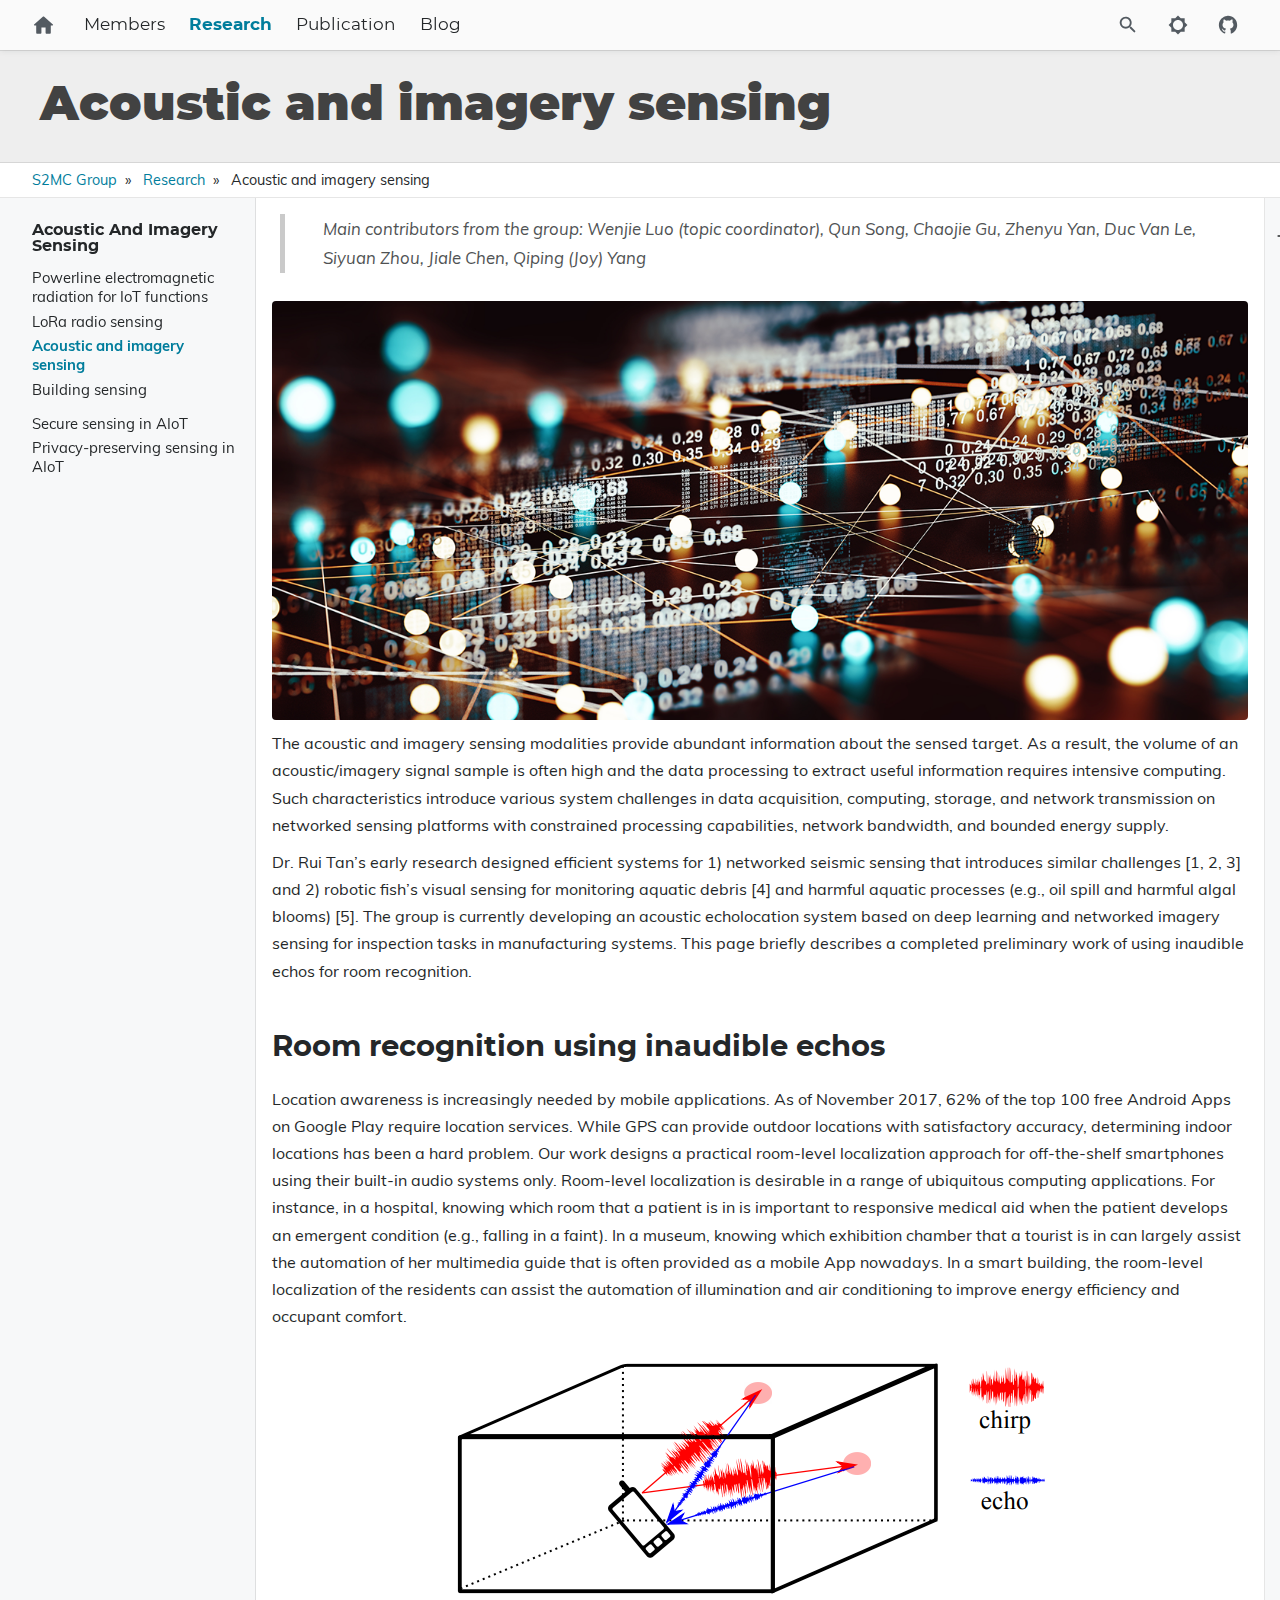
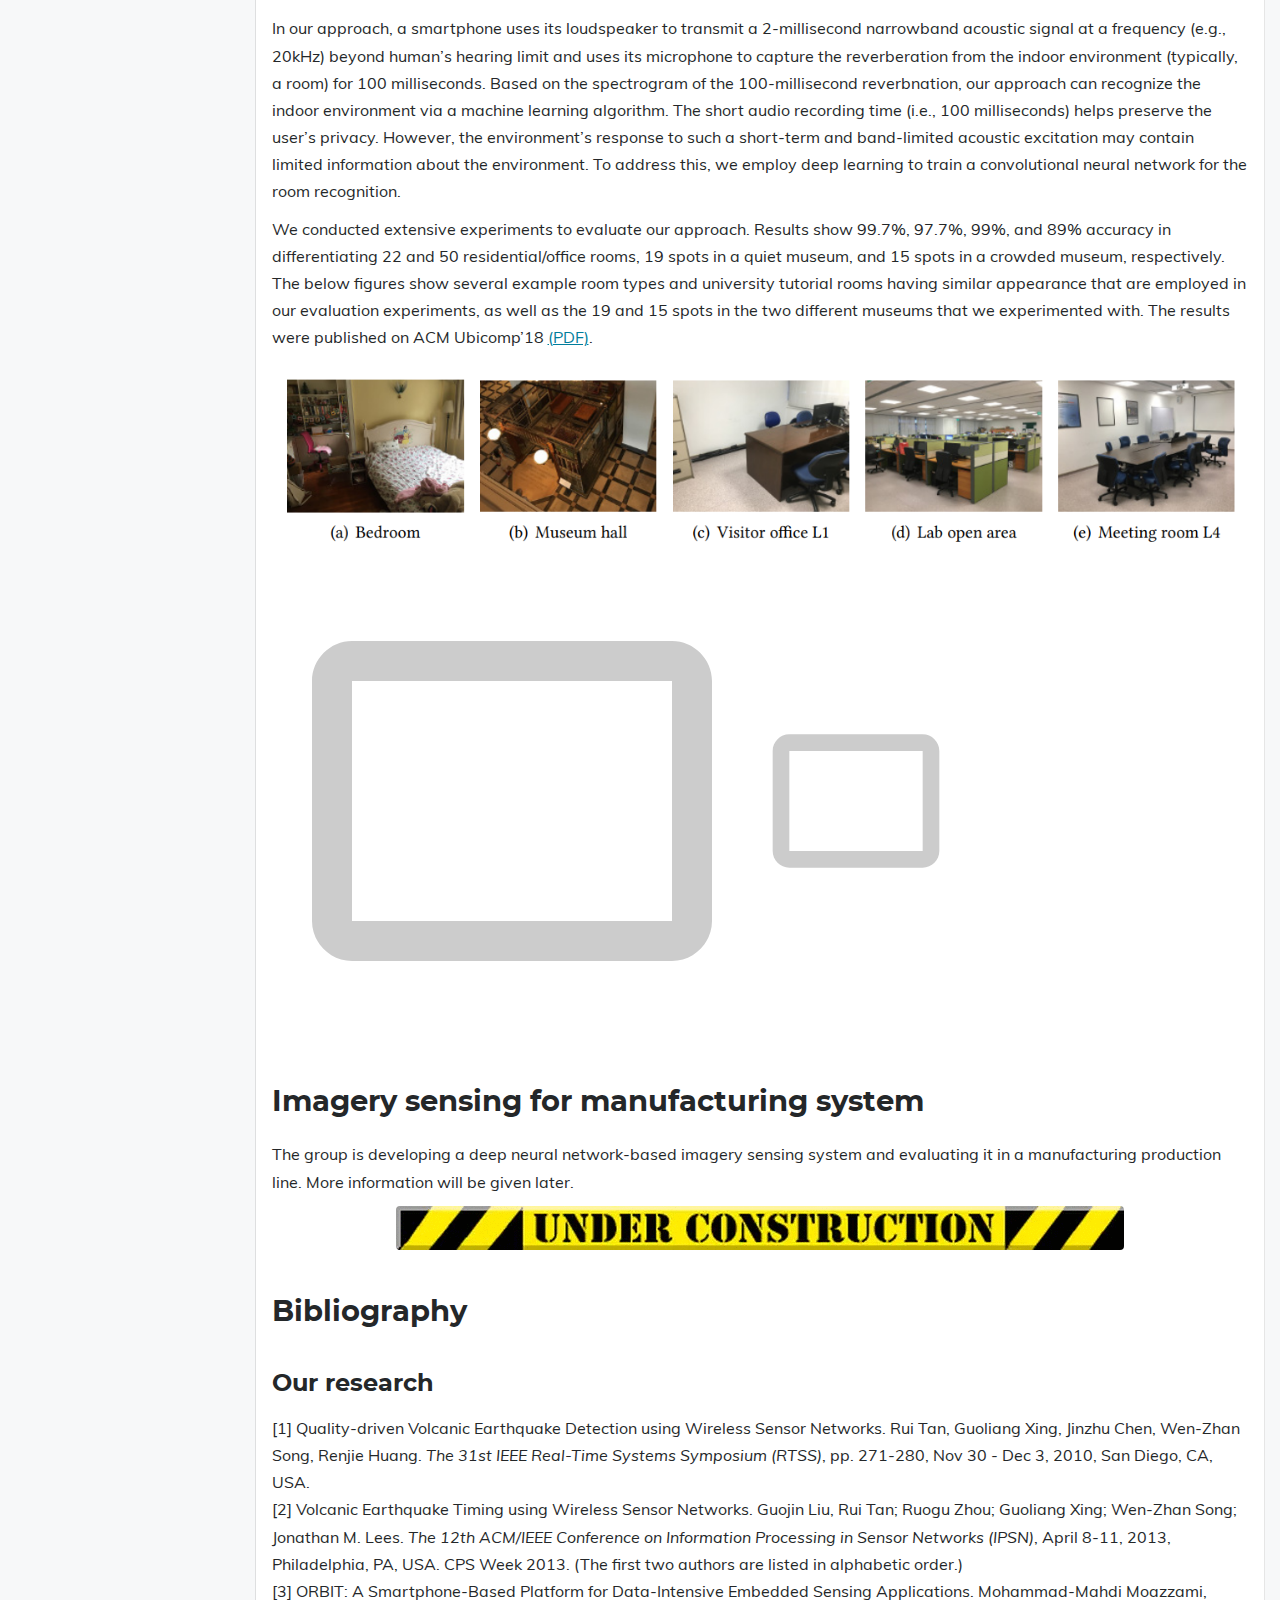
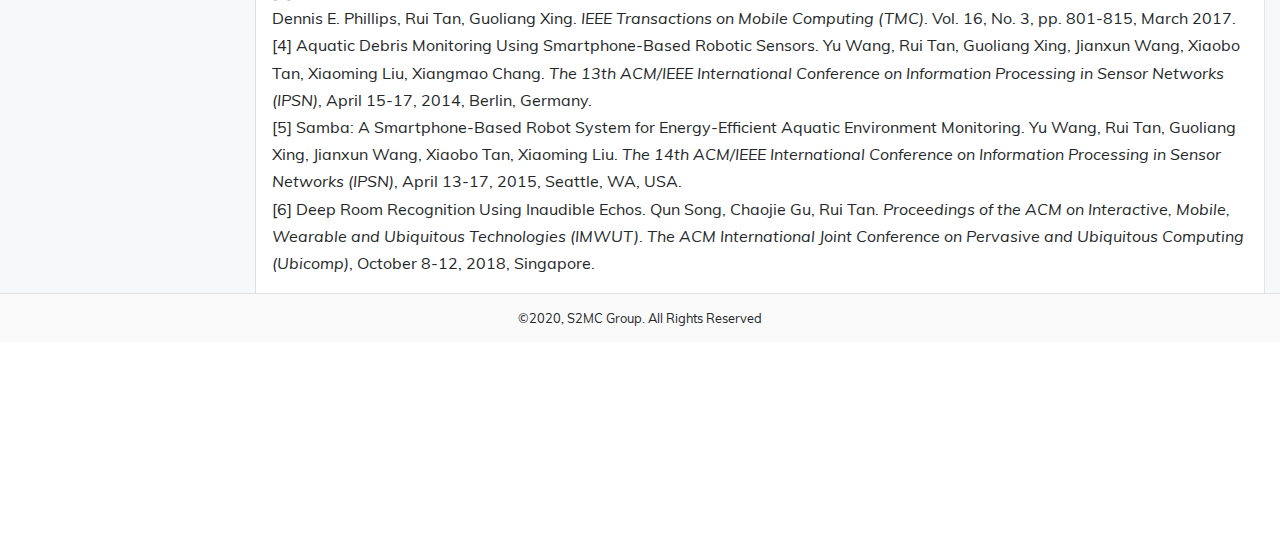
<file: research/acoustic_image/index.html>
<!DOCTYPE html>
<html lang="en" dir="ltr">

<head>
    <meta charset="utf-8">
    <meta name="viewport" content="width=device-width, initial-scale=1">
    <title>Acoustic and imagery sensing – S2MC Group</title>
    


<script src="/js/enquire.min.dfb99dee1e029d51d6cfb672d847929890b1585402de17f5ed092edd72a688b4.js"></script>

<script defer src="/js/fuse.min.94c78ad70b02749822921660cf4e9f0b3701bc0680c421afb784a78228de0275.js"></script>

<script defer src="/js/lazysizes.min.31dd6a2d3a1ec0f78a8df007535cf23f03aeb5c70f026e6d6a19dac3b3acc340.js"></script>

<script defer src="/js/helper/getParents.min.1618c696be7c98933f9a92677f518b512a74e55bdbb976b09936b4182e93181b.js"></script>

<script defer src="/js/helper/fadeinout.min.93a331f96194789a542f33690bbe4f0c102c7e78ffc018217f5a1c33010bad91.js"></script>

<script>
  "use strict";

  
  var languagedir = JSON.parse("\"ltr\"");

  window.onload = function() {

    
    var toggleSidebarElem = document.getElementById("toggle-sidebar");
    var tocBodyElem = document.querySelector('.toc__body');
    var tocLabelElem = document.querySelector('.toc__label');
    var listMainElem = document.getElementById('list-main');
    var listSideElem = document.getElementById('list-side');
    var sliderIcons = document.querySelectorAll('.slider__icon');

    toggleSidebarElem ?
      toggleSidebarElem.addEventListener('change', function (e) {
        if (e.target.checked) {
          if (tocBodyElem) {
            fadeIn(tocBodyElem, 200);
          }
          if (tocLabelElem) {
            fadeIn(tocLabelElem, 200);
          }
          if (listMainElem && listSideElem) {
            listMainElem.className = 'm';
            listSideElem.className = 'r';
          }

          sliderIcons && sliderIcons.forEach(function (elem) {
            if (elem.classList.contains('hide')) {
              elem.classList.remove('hide');
            } else {
              elem.classList.add('hide');
            }
          });

        } else {
          if (tocBodyElem) {
            fadeOut(tocBodyElem, 200);
          }
          if (tocLabelElem) {
            fadeOut(tocLabelElem, 200);
          }
          if (listMainElem && listSideElem) {
            listMainElem.className = 'mr';
            listSideElem.className = 'hide';
          }

          sliderIcons && sliderIcons.forEach(function (elem) {
            if (elem.classList.contains('hide')) {
              elem.classList.remove('hide');
            } else {
              elem.classList.add('hide');
            }
          });
        }
      }) : null;
    

    
    var navCollapseBtn = document.getElementById('navCollapseBtn');
    navCollapseBtn ? navCollapseBtn.addEventListener('click', function(e) {
      var navCollapse = document.querySelector('.navbar__collapse');
      
      if (navCollapse) {
        var dataOpen = navCollapse.getAttribute('data-open');

        if (dataOpen === 'true') {
          navCollapse.setAttribute('data-open', 'false');
          navCollapse.style.maxHeight = 0;
        } else {
          navCollapse.setAttribute('data-open', 'true');
          navCollapse.style.maxHeight = navCollapse.scrollHeight + "px";
        }
      }
    }) : null;
    


    
    var expandBtn = document.querySelectorAll('.expand__button');

    for (let i = 0; i < expandBtn.length; i++) {
      expandBtn[i].addEventListener("click", function () {
        var content = this.nextElementSibling;
        if (content.style.maxHeight) {
          content.style.maxHeight = null;
          this.querySelector('svg').classList.add('expand-icon__right');
          this.querySelector('svg').classList.remove('expand-icon__down');
        } else {
          content.style.maxHeight = content.scrollHeight + "px";
          this.querySelector('svg').classList.remove('expand-icon__right');
          this.querySelector('svg').classList.add('expand-icon__down');
        }
      });
    }
    

    
    
    var root = document.getElementById('root');
    var toggleToLightBtn = document.getElementById('toggleToLight');
    var toggleToDarkBtn = document.getElementById('toggleToDark');

    toggleToDark.onclick = function(e) {
      root.className = 'theme__dark';
      localStorage.setItem('theme', 'dark');
      toggleToLightBtn.className = 'navbar__icons--icon';
      toggleToDarkBtn.className = 'hide';
    }

    toggleToLight.onclick = function (e) {
      root.className = 'theme__light';
      localStorage.setItem('theme', 'light');
      toggleToLightBtn.className = 'hide';
      toggleToDarkBtn.className = 'navbar__icons--icon';
    }


    
    document.querySelectorAll('.menu__list').forEach(function(elem) {
      if (elem.classList.contains('active')) {
        elem.style.maxHeight = elem.scrollHeight + "px"; 
      }
    });
    
    document.querySelectorAll('.menu__title--collapse').forEach(function(elem) {
      elem.addEventListener('click', function (e) {
        var content = this.nextElementSibling;
        var menuTitleIcon = this.querySelector('.menu__title--icon');
        if (!content) {
          return null;
        }

        var parent = elem.parentNode;
        while (parent.classList.contains('menu__list') && parent.classList.contains('active')) {
          console.log('parent');
          parent.style.maxHeight = 100 * parent.children.length + "px";
          parent = parent.parentNode;
        }

        if (content.style.maxHeight) {
          console.log('null');
          content.style.maxHeight = null;
          content.classList.remove('active');
          menuTitleIcon.classList.add('right');
          
          if (languagedir === 'rtl') {
            menuTitleIcon.classList.remove('downrtl');
          } else {
            menuTitleIcon.classList.remove('down');
          }
        } else {
          console.log('scrollHeight');
          content.style.maxHeight = content.scrollHeight + "px";
          content.classList.add('active');
          menuTitleIcon.classList.remove('right');
          
          if (languagedir === 'rtl') {
            menuTitleIcon.classList.add('downrtl');
          } else {
            menuTitleIcon.classList.add('down');
          }
        }
      });
    });
    


    
    var mobileLogo = document.getElementById('mobileLogo');
    var modal = document.getElementById("myModal");
    var drawer = document.getElementById('myDrawer');
    var drawerCloseBtn = document.querySelector('.drawer__close');

    var openDrawer = function() {
      modal.style.opacity = 1;

      if (languagedir === 'rtl') {
        modal.style.right = 0;
        drawer.style.right = 0;
      } else {
        modal.style.left = 0;
        drawer.style.left = 0;
      }
    }

    var closeDrawer = function() {
      modal.style.opacity = 0;

      if (languagedir === 'rtl') {
        drawer.style.right = '-100%';
      } else {
        drawer.style.left = '-100%';
      }

      
      setTimeout(function () {
        if (languagedir === 'rtl') {
          modal.style.right = '-100%';
        } else {
          modal.style.left = '-100%';
        }
      }, 250);
    }

    mobileLogo.onclick = function () {
      openDrawer();
      localStorage.setItem('isDrawerOpen', 'true');
    }

    modal.onclick = function () {
      closeDrawer();
      localStorage.setItem('isDrawerOpen', 'false');
    }

    drawerCloseBtn.onclick = function () {
      closeDrawer();
      localStorage.setItem('isDrawerOpen', 'false');
    }
  


  
    var lastScrollTop = window.pageYOffset || document.documentElement.scrollTop;
    var tocElem = document.querySelector('.toc');
    var tableOfContentsElem = tocElem ? tocElem.querySelector('#TableOfContents') : null;
    var singleContentsElem = document.querySelector('.single__contents');
    var dataBGImgs = document.querySelectorAll('div[data-bgimg]');

    
    var tocLevels = JSON.parse("null");

    if (tocLevels) {
      tocLevels = tocLevels.toString();
    } else {
      tocLevels = "h1, h2, h3, h4, h5, h6";
    }

    
    var isLandingBgImg = JSON.parse("null");
    
    var isHome = JSON.parse("false");

    function setNavbarBG(scrollTop) {
      if (isHome && isLandingBgImg && Object.keys(isLandingBgImg).length) {
        if (isLandingBgImg.height <= scrollTop) {
          dataBGImgs.forEach(function(elem) {
            elem.setAttribute('data-bgimg', 'false');
          });
        } else {
          dataBGImgs.forEach(function (elem) {
            elem.setAttribute('data-bgimg', 'true');
          });
        }
      }
    }
    setNavbarBG(lastScrollTop);

    window.onscroll = function () {
      var st = window.pageYOffset || document.documentElement.scrollTop;
      if (st > lastScrollTop) { 
        singleContentsElem ? 
        singleContentsElem.querySelectorAll(tocLevels.toString()).forEach(function(elem) {
          if (document.documentElement.scrollTop >= elem.offsetTop) {
            if (tableOfContentsElem) {
              var id = elem.getAttribute('id');
              tocElem.querySelectorAll('a').forEach(function (elem) {
                elem.classList.remove('active');
              });
              tocElem.querySelector('a[href="#' + id + '"]') ? 
              tocElem.querySelector('a[href="#' + id + '"]').classList.add('active') : null;
            }
          }
        }) : null;
        setNavbarBG(st);
      } else { 
        singleContentsElem ? 
        singleContentsElem.querySelectorAll(tocLevels.toString()).forEach(function(elem) {
          if (document.documentElement.scrollTop >= elem.offsetTop) {
            if (tableOfContentsElem) {
              var id = elem.getAttribute('id');
              tocElem.querySelectorAll('a').forEach(function (elem) {
                elem.classList.remove('active');
              });
              tocElem.querySelector('a[href="#' + id + '"]') ? 
              tocElem.querySelector('a[href="#' + id + '"]').classList.add('active') : null;
            }
          }
        }) : null;
        setNavbarBG(st);
      }
      lastScrollTop = st <= 0 ? 0 : st;
    };
    



    
    var mobileSearchInputElem = document.querySelector('#search-mobile');
    var mobileSearchClassElem = document.querySelector('.mobile-search');
    var mobileSearchBtnElem = document.querySelector('#mobileSearchBtn');
    var mobileSearchCloseBtnElem = document.querySelector('#search-mobile-close');
    var mobileSearchContainer = document.querySelector('#search-mobile-container');
    var mobileSearchResultsElem = document.querySelector('#search-mobile-results');
    var htmlElem = document.querySelector('html');

    if (mobileSearchClassElem) {
      mobileSearchClassElem.style.display = 'none';
    }

    mobileSearchBtnElem ? 
    mobileSearchBtnElem.addEventListener('click', function () {
      if (mobileSearchContainer) {
        mobileSearchContainer.style.display = 'block';
      }

      if (mobileSearchInputElem) {
        mobileSearchInputElem.focus();
      }

      if (htmlElem) {
        htmlElem.style.overflowY = 'hidden';
      }
    }) : null;

    mobileSearchCloseBtnElem ? 
    mobileSearchCloseBtnElem.addEventListener('click', function() {
      if (mobileSearchContainer) {
        mobileSearchContainer.style.display = 'none';
      }

      if (mobileSearchInputElem) {
        mobileSearchInputElem.value = '';
      }
      
      if (mobileSearchResultsElem) {
        while (mobileSearchResultsElem.firstChild) {
          mobileSearchResultsElem.removeChild(mobileSearchResultsElem.firstChild);
        }
      }

      if (htmlElem) {
        htmlElem.style.overflowY = 'visible';
      }
    }) : null;

    mobileSearchInputElem ? 
    mobileSearchInputElem.addEventListener('keydown', function(e) {
      if (e.key === 'Escape') {
        if (mobileSearchContainer) {
          mobileSearchContainer.style.display = 'none';
        }
        
        if (mobileSearchInputElem) {
          mobileSearchInputElem.value = '';
        }

        if (mobileSearchResultsElem) {
          while (mobileSearchResultsElem.firstChild) {
            mobileSearchResultsElem.removeChild(mobileSearchResultsElem.firstChild);
          }
        }
        if (htmlElem) {
          htmlElem.style.overflowY = 'visible';
        }
      }
    }) : null;
  


  
    var localTheme = localStorage.getItem('theme');
    var rootEleme = document.getElementById('root');
    var selectThemeElem = document.querySelectorAll('.select-theme');
    var selectThemeItemElem = document.querySelectorAll('.select-theme__item');
    
    if (localTheme) {
      selectThemeItemElem ? 
      selectThemeItemElem.forEach(function (elem) {
        if (elem.text.trim() === localTheme) {
          elem.classList.add('is-active');
        } else {
          elem.classList.remove('is-active');
        }
      }) : null;
    }

    selectThemeItemElem ? 
    selectThemeItemElem.forEach(function (v, i) {
      v.addEventListener('click', function (e) {
        var selectedThemeVariant = e.target.text.trim();
        localStorage.setItem('theme', selectedThemeVariant);

        rootEleme.removeAttribute('class');
        rootEleme.classList.add(`theme__${selectedThemeVariant}`);
        selectThemeElem.forEach(function(rootElem) {
          rootElem.querySelectorAll('a').forEach(function (elem) {
            if (elem.classList) {
              if (elem.text.trim() === selectedThemeVariant) {
                if (!elem.classList.contains('is-active')) {
                  elem.classList.add('is-active');
                }
              } else {
                if (elem.classList.contains('is-active')) {
                  elem.classList.remove('is-active');
                }
              }
            }
          });
        });

        if (window.mermaid) {
          if (selectedThemeVariant === "dark" || selectedThemeVariant === "hacker") {
            mermaid.initialize({ theme: 'dark' });
            location.reload();
          } else {
            mermaid.initialize({ theme: 'default' });
            location.reload();
          }
        }

        var utterances = document.querySelector('iframe');
        if (utterances) {
          utterances.contentWindow.postMessage({
            type: 'set-theme',
            theme: selectedThemeVariant === "dark" || selectedThemeVariant === "hacker" ? 'photon-dark' : selectedThemeVariant === 'kimbie' ? 'github-dark-orange' : 'github-light',
          }, 'https://utteranc.es');
        }
      });
    }) : null;
  


  
    
    var searchURL = JSON.parse("\"https://ntuiot.xyz/\"");
    var searchResults = null;
    var searchMenu = null;
    var searchText = null;
    
    
    var enableSearchHighlight = JSON.parse("true");
    
    var enableSearch = JSON.parse("true");

    var fuse = null;

    if (enableSearch) {
      (function initFuse() {
        var xhr = new XMLHttpRequest();
        xhr.open('GET', searchURL + "index.json");
        xhr.setRequestHeader('Content-Type', 'application/json; charset=utf-8');
        xhr.onload = function () {
          if (xhr.status === 200) {
            fuse = new Fuse(JSON.parse(xhr.response.toString('utf-8')), {
              keys: ['title', 'description', 'content'],
              includeMatches: enableSearchHighlight,
              shouldSort: true,
              threshold: 0.4,
              location: 0,
              distance: 100,
              maxPatternLength: 32,
              minMatchCharLength: 1,
            });
          }
          else {
            console.error(`[${xhr.status}]Error:`, xhr.statusText);
          }
        };
        xhr.send();
      })();
    }
    
    function makeLi(ulElem, obj) {
      var li = document.createElement('li');
      li.className = 'search-result__item';
      
      var a = document.createElement('a');
      a.innerHTML = obj.title;
      a.setAttribute('class', 'search-result__item--title');
      a.setAttribute('href', obj.permalink);

      var descDiv = document.createElement('div');
      descDiv.setAttribute('class', 'search-result__item--desc');
      if (obj.description) {
        descDiv.innerHTML = obj.description;
      } else if (obj.content) {
        descDiv.innerHTML = obj.content.substring(0, 80);
      }
      
      li.appendChild(a);
      li.appendChild(descDiv);
      ulElem.appendChild(li);
    }

    function makeHighlightLi(ulElem, obj) {
      var li = document.createElement('li');
      li.className = 'search-result__item';
      var descDiv = null;

      var a = document.createElement('a');
      a.innerHTML = obj.item.title;
      a.setAttribute('class', 'search-result__item--title');
      a.setAttribute('href', obj.item.uri);

      if (obj.matches && obj.matches.length) {
        for (var i = 0; i < obj.matches.length; i++) {
          if ('title' === obj.matches[i].key) {
            a = document.createElement('a');
            a.innerHTML = generateHighlightedText(obj.matches[i].value, obj.matches[i].indices);
            a.setAttribute('class', 'search-result__item--title');
            a.setAttribute('href', obj.item.uri);
          }
          
          if ('description' === obj.matches[i].key) {
            descDiv = document.createElement('div');
            descDiv.setAttribute('class', 'search-result__item--desc');
            descDiv.innerHTML = generateHighlightedText(obj.item.description, obj.matches[i].indices);
          } else if ('content' === obj.matches[i].key) {
            if (!descDiv) {
              descDiv = document.createElement('div');
              descDiv.setAttribute('class', 'search-result__item--desc');
              descDiv.innerHTML = generateHighlightedText(obj.item.content.substring(0, 80), obj.matches[i].indices);
            }
          } else {
            if (obj.item.description) {
              descDiv = document.createElement('div');
              descDiv.setAttribute('class', 'search-result__item--desc');
              descDiv.innerHTML = obj.item.description;
            } else {
              descDiv = document.createElement('div');
              descDiv.setAttribute('class', 'search-result__item--desc');
              descDiv.innerHTML = obj.item.content.substring(0, 80);
            }
          }
        }

        li.appendChild(a);
        if (descDiv) {
          li.appendChild(descDiv);
        }
        if (li) {
          ulElem.appendChild(li);
        }
      }
    }

    function renderSearchResults(searchText, results) {
      searchResults = document.getElementById('search-results');
      searchMenu = document.getElementById('search-menu');
      searchResults.setAttribute('class', 'dd is-active');
      
      var ul = document.createElement('ul');
      ul.setAttribute('class', 'dd-content search-content');

      if (results.length) {
        results.forEach(function (result) {
          var li = document.createElement('li');
          var a = document.createElement('a');
          a.setAttribute('href', result.uri);
          a.setAttribute('class', 'dd-item');
          a.appendChild(li);

          var titleDiv = document.createElement('div');
          titleDiv.innerHTML = result.title;
          titleDiv.setAttribute('class', 'search-result__item--title');

          var descDiv = document.createElement('div');
          descDiv.setAttribute('class', 'search-result__item--desc');
          if (result.description) {
            descDiv.innerHTML = result.description;
          } else if (result.content) {
            descDiv.innerHTML = result.content.substring(0, 80);
          }

          li.appendChild(titleDiv);
          li.appendChild(descDiv);
          ul.appendChild(a);
        });
      } else {
        var li = document.createElement('li');
        li.setAttribute('class', 'dd-item');
        li.innerText = 'No results found';
        ul.appendChild(li);
      }

      while (searchMenu.hasChildNodes()) {
        searchMenu.removeChild(
          searchMenu.lastChild
        );
      }
      
      searchMenu.appendChild(ul);
    }

    function renderSearchHighlightResults(searchText, results) {
      searchResults = document.getElementById('search-results');
      searchMenu = document.getElementById('search-menu');
      searchResults.setAttribute('class', 'dd is-active');

      var ul = document.createElement('ul');
      ul.setAttribute('class', 'dd-content search-content');

      if (results.length) {
        results.forEach(function (result) {
          var li = document.createElement('li');
          var a = document.createElement('a');
          var descDiv = null;

          a.setAttribute('href', result.item.uri);
          a.setAttribute('class', 'dd-item');
          a.appendChild(li);

          var titleDiv = document.createElement('div');
          titleDiv.innerHTML = result.item.title;
          titleDiv.setAttribute('class', 'search-result__item--title');
          
          if (result.matches && result.matches.length) {
            for (var i = 0; i < result.matches.length; i++) {
              if ('title' === result.matches[i].key) {
                titleDiv.innerHTML = generateHighlightedText(result.matches[i].value, result.matches[i].indices);
              }

              if ('description' === result.matches[i].key) {
                descDiv = document.createElement('div');
                descDiv.setAttribute('class', 'search-result__item--desc');
                descDiv.innerHTML = generateHighlightedText(result.item.description, result.matches[i].indices);
              } else if ('content' === result.matches[i].key) {
                if (!descDiv) {
                  descDiv = document.createElement('div');
                  descDiv.setAttribute('class', 'search-result__item--desc');
                  descDiv.innerHTML = generateHighlightedText(result.item.content.substring(0, 80), result.matches[i].indices);
                }
              } else {
                if (result.item.description) {
                  descDiv = document.createElement('div');
                  descDiv.setAttribute('class', 'search-result__item--desc');
                  descDiv.innerHTML = result.item.description;
                } else {
                  descDiv = document.createElement('div');
                  descDiv.setAttribute('class', 'search-result__item--desc');
                  descDiv.innerHTML = result.item.content.substring(0, 80);
                }
              }
            }
            
            li.appendChild(titleDiv);
            if (descDiv) {
              li.appendChild(descDiv);
            }
            ul.appendChild(a);
          }
        });
      } else {
        var li = document.createElement('li');
        li.setAttribute('class', 'dd-item');
        li.innerText = 'No results found';
        ul.appendChild(li);
      }

      while (searchMenu.hasChildNodes()) {
        searchMenu.removeChild(
          searchMenu.lastChild
        );
      }
      searchMenu.appendChild(ul);
    }

    function renderSearchResultsMobile(searchText, results) {
      searchResults = document.getElementById('search-mobile-results');

      var content = document.createElement('div');
      content.setAttribute('class', 'mobile-search__content');

      if (results.length > 0) {
        results.forEach(function (result) {
          var item = document.createElement('a');
          item.setAttribute('href', result.uri);
          item.innerHTML = '<div class="mobile-search__item"><div class="mobile-search__item--title">📄 ' + result.title + '</div><div class="mobile-search__item--desc">' + (result.description ? result.description : result.content) + '</div></div>';
          content.appendChild(item);
        });
      } else {
        var item = document.createElement('span');
        content.appendChild(item);
      }

      let wrap = document.getElementById('search-mobile-results');
      while (wrap.firstChild) {
        wrap.removeChild(wrap.firstChild)
      }
      searchResults.appendChild(content);      
    }

    function renderSearchHighlightResultsMobile(searchText, results) {
      searchResults = document.getElementById('search-mobile-results');

      var ul = document.createElement('div');
      ul.setAttribute('class', 'mobile-search__content');

      if (results.length) {
        results.forEach(function (result) {
          var li = document.createElement('li');
          var a = document.createElement('a');
          var descDiv = null;

          a.setAttribute('href', result.item.uri);
          a.appendChild(li);
          li.setAttribute('class', 'mobile-search__item');

          var titleDiv = document.createElement('div');
          titleDiv.innerHTML = result.item.title;
          titleDiv.setAttribute('class', 'mobile-search__item--title');
          
          if (result.matches && result.matches.length) {
            for (var i = 0; i < result.matches.length; i++) {
              if ('title' === result.matches[i].key) {
                titleDiv.innerHTML = generateHighlightedText(result.matches[i].value, result.matches[i].indices);
              }

              if ('description' === result.matches[i].key) {
                descDiv = document.createElement('div');
                descDiv.setAttribute('class', 'mobile-search__item--desc');
                descDiv.innerHTML = generateHighlightedText(result.item.description, result.matches[i].indices);
              } else if ('content' === result.matches[i].key) {
                if (!descDiv) {
                  descDiv = document.createElement('div');
                  descDiv.setAttribute('class', 'mobile-search__item--desc');
                  descDiv.innerHTML = generateHighlightedText(result.item.content.substring(0, 150), result.matches[i].indices);
                }
              } else {
                if (result.item.description) {
                  descDiv = document.createElement('div');
                  descDiv.setAttribute('class', 'mobile-search__item--desc');
                  descDiv.innerHTML = result.item.description;
                } else {
                  descDiv = document.createElement('div');
                  descDiv.setAttribute('class', 'mobile-search__item--desc');
                  descDiv.innerHTML = result.item.content.substring(0, 150);
                }
              }
            }
            
            li.appendChild(titleDiv);
            if (descDiv) {
              li.appendChild(descDiv);
            }
            ul.appendChild(a);
          }
        });
      } else {
        var item = document.createElement('span');
        ul.appendChild(item);
      }

      let wrap = document.getElementById('search-mobile-results');
      while (wrap.firstChild) {
        wrap.removeChild(wrap.firstChild)
      }
      searchResults.appendChild(ul);
    }

    function generateHighlightedText(text, regions) {
      if (!regions) {
        return text;
      }

      var content = '', nextUnhighlightedRegionStartingIndex = 0;

      regions.forEach(function(region) {
        if (region[0] === region[1]) {
          return null;
        }
        
        content += '' +
          text.substring(nextUnhighlightedRegionStartingIndex, region[0]) +
          '<span class="search__highlight">' +
            text.substring(region[0], region[1] + 1) +
          '</span>' +
        '';
        nextUnhighlightedRegionStartingIndex = region[1] + 1;
      });

      content += text.substring(nextUnhighlightedRegionStartingIndex);

      return content;
    };

    var searchElem = document.getElementById('search');
    var searchMobile = document.getElementById('search-mobile');
    var searchResultsContainer = document.getElementById('search-results');

    searchElem ? 
    searchElem.addEventListener('input', function(e) {
      if (!e.target.value | window.innerWidth < 770) {
        searchResultsContainer ? searchResultsContainer.setAttribute('class', 'dd') : null;
        return null;
      }

      searchText = e.target.value;
      var results = fuse.search(e.target.value);

      if (enableSearchHighlight) {
        renderSearchHighlightResults(searchText, results);
      } else {
        renderSearchResults(searchText, results);
      }

      var dropdownItems = searchResultsContainer.querySelectorAll('.dd-item');
      dropdownItems ? dropdownItems.forEach(function (item) {
        item.addEventListener('mousedown', function (e) {
          console.log('mousedown');
          e.target.click();
        });
      }) : null;
    }) : null;

    searchElem ? 
    searchElem.addEventListener('blur', function() {
      if (window.innerWidth < 770) {
        return null;
      }
      searchResultsContainer ? searchResultsContainer.setAttribute('class', 'dd') : null;
    }) : null;

    searchElem ? 
    searchElem.addEventListener('click', function(e) {
      if (window.innerWidth < 770) {
        return null;
      }
      if (!e.target.value) {
        searchResultsContainer ? searchResultsContainer.setAttribute('class', 'dd') : null;
        return null;
      }

      searchText = e.target.value;
      var results = fuse.search(e.target.value);

      if (enableSearchHighlight) {
        renderSearchHighlightResults(searchText, results);
      } else {
        renderSearchResults(searchText, results);
      }

      var dropdownItems = searchResultsContainer.querySelectorAll('.dd-item');
      dropdownItems ? dropdownItems.forEach(function (item) {
        item.addEventListener('mousedown', function (e) {
          console.log('mousedown');
          e.target.click();
        });
      }) : null;
    }) : null;

    var searchMenuElem = document.getElementById("search-menu");
    var activeItem = document.querySelector('#search-menu .dd-item.is-active');
    var activeIndex = null;
    var items = null;
    var searchContainerMaxHeight = 350;

    searchElem ? 
    searchElem.addEventListener('keydown', function(e) {
      if (window.innerWidth < 770) {
        return null;
      }

      var items = document.querySelectorAll('#search-menu .dd-item');
      
      if (e.key === 'ArrowDown') {
        if (activeIndex === null) {
          activeIndex = 0;
          items[activeIndex].classList.remove('is-active');
        } else {
          items[activeIndex].classList.remove('is-active');
          activeIndex = activeIndex === items.length - 1 ? 0 : activeIndex + 1;
        }
        items[activeIndex].classList.add('is-active');

        let overflowedPixel = items[activeIndex].offsetTop + items[activeIndex].clientHeight - searchContainerMaxHeight;
        if (overflowedPixel > 0) {
          document.querySelector(".search-content").scrollTop += items[activeIndex].getBoundingClientRect().height;
        } else if (activeIndex === 0) {
          document.querySelector(".search-content").scrollTop = 0;
        }
      } else if (e.key === 'ArrowUp') {
        if (activeIndex === null) {
          activeIndex = items.length - 1;
          items[activeIndex].classList.remove('is-active');
        } else {
          items[activeIndex].classList.remove('is-active');
          activeIndex = activeIndex === 0 ? items.length - 1 : activeIndex - 1;
        }
        items[activeIndex].classList.add('is-active');
        
        let overflowedPixel = items[activeIndex].offsetTop + items[activeIndex].clientHeight - searchContainerMaxHeight;
        if (overflowedPixel < 0) {
          document.querySelector(".search-content").scrollTop -= items[activeIndex].getBoundingClientRect().height;
        } else {
          document.querySelector(".search-content").scrollTop = overflowedPixel + items[activeIndex].getBoundingClientRect().height;
        }
      } else if (e.key === 'Enter') {
        var currentItemLink = items[activeIndex].getAttribute('href');
        if (currentItemLink) {
          location.href = currentItemLink;
        }
      } else if (e.key === 'Escape') {
        e.target.value = null;
        if (searchResults) {
          searchResults.classList.remove('is-active');
        }
      }
    }) : null;

    searchMobile ? 
    searchMobile.addEventListener('input', function(e) {
      if (!e.target.value) {
        let wrap = document.getElementById('search-mobile-results');
        while (wrap.firstChild) {
          wrap.removeChild(wrap.firstChild);
        }
        return null;
      }

      searchText = e.target.value;
      var results = fuse.search(e.target.value);
      
      if (enableSearchHighlight) {
        renderSearchHighlightResultsMobile(searchText, results);
      } else {
        renderSearchResultsMobile(searchText, results);
      }

      var dropdownItems = searchResultsContainer.querySelectorAll('.dd-item');
      dropdownItems ? dropdownItems.forEach(function (item) {
        item.addEventListener('mousedown', function (e) {
          console.log('mousedown');
          e.target.click();
        });
      }) : null;
    }) : null;
  
  }
</script>
    


<link rel="stylesheet" href="/css/main.min.css">


    <link rel="alternate" type="application/rss&#43;xml" title="RSS" href="https://ntuiot.xyz/research/acoustic_image/index.xml">
<meta name="description" content="" />
<meta name="keywords" content="">
<meta name="created" content="2020-04-14T14:09:21&#43;0900">
<meta name="modified" content="2020-04-14T14:09:21&#43;0900">


<meta property="og:site_name" content="S2MC Group">
<meta property="og:title" content="Acoustic and imagery sensing">
<meta property="og:url" content="https://ntuiot.xyz/research/acoustic_image/">
<meta property="og:type" content="website">

<meta name="generator" content="Hugo 0.74.3" />
<meta name="msapplication-TileColor" content="#ffffff">
<meta name="theme-color" content="#ffffff">
<link rel="canonical" href="https://ntuiot.xyz/research/acoustic_image/">
<link rel="manifest" href="/manifest.json">

  <link rel="apple-touch-icon" sizes="57x57" href="/favicon/apple-icon-57x57.png">
  <link rel="apple-touch-icon" sizes="60x60" href="/favicon/apple-icon-60x60.png">
  <link rel="apple-touch-icon" sizes="72x72" href="/favicon/apple-icon-72x72.png">
  <link rel="apple-touch-icon" sizes="76x76" href="/favicon/apple-icon-76x76.png">
  <link rel="apple-touch-icon" sizes="114x114" href="/favicon/apple-icon-114x114.png">
  <link rel="apple-touch-icon" sizes="120x120" href="/favicon/apple-icon-120x120.png">
  <link rel="apple-touch-icon" sizes="144x144" href="/favicon/apple-icon-144x144.png">
  <link rel="apple-touch-icon" sizes="152x152" href="/favicon/apple-icon-152x152.png">
  <link rel="apple-touch-icon" sizes="180x180" href="/favicon/apple-icon-180x180.png">
  <link rel="icon" type="image/png" sizes="192x192" href="/favicon/android-icon-192x192.png">
  <link rel="icon" type="image/png" sizes="192x192" href="/favicon/android-icon-512x512.png">
  <link rel="icon" type="image/png" sizes="32x32" href="/favicon/favicon-32x32.png">
  <link rel="icon" type="image/png" sizes="96x96" href="/favicon/favicon-96x96.png">
  <link rel="icon" type="image/png" sizes="16x16" href="/favicon/favicon-16x16.png">
  <meta name="msapplication-TileColor" content="#ffffff">
  <meta name="msapplication-TileImage" content="/ms-icon-144x144.png">

    <script type="application/ld+json">
  {
    "@context": "https://schema.org",
    "@type": "WebPage",
    "url" : "https://ntuiot.xyz/research/acoustic_image/",
    "name": "Acoustic and imagery sensing",
    "mainEntityOfPage": {
      "@type": "WebPage",
      "@id": "https://ntuiot.xyz/"
    },
    "publisher": {
      "@type": "Organization",
      "name": "S2MC Group",
      "url": "https://ntuiot.xyz/"
    }
  }
</script>

    

</head>

<body id="root" class="theme__light">
    <script>
        var localTheme = localStorage.getItem('theme');
        if (localTheme) {
            document.getElementById('root').className = `theme__${localTheme}`;
        }        
    </script>
    
    <div id="container">
        <div id="myDrawer" class="drawer" style="">
  <div class="drawer__header">
    <a href="/" class="drawer__header--text">
      S2MC Group
    </a>
    <div class="grow"></div>
    <div class="drawer__close">
      <svg xmlns="http://www.w3.org/2000/svg" width="22" height="22" viewBox="0 0 24 24"><path fill="none" d="M0 0h24v24H0V0z"/><path fill="currentColor" d="M18.3 5.71c-.39-.39-1.02-.39-1.41 0L12 10.59 7.11 5.7c-.39-.39-1.02-.39-1.41 0-.39.39-.39 1.02 0 1.41L10.59 12 5.7 16.89c-.39.39-.39 1.02 0 1.41.39.39 1.02.39 1.41 0L12 13.41l4.89 4.89c.39.39 1.02.39 1.41 0 .39-.39.39-1.02 0-1.41L13.41 12l4.89-4.89c.38-.38.38-1.02 0-1.4z"/></svg>
    </div>
  </div>

  <div class="drawer__body">
    <div class="menu">
  <h6 class="menu__label">
    
      Acoustic and imagery sensing
    
  </h6>
  <ul>
    
    
      
  
  
  
  
  
  
  

  
  
  
  
  
  
  
  <li class="">
    <a href="https://ntuiot.xyz/research/powerline/"
      class="menu__title ">Powerline electromagnetic radiation for IoT functions</a>
  </li>
  

    
      
  
  
  
  
  
  
  

  
  
  
  
  
  
  
  <li class="">
    <a href="https://ntuiot.xyz/research/lora/"
      class="menu__title ">LoRa radio sensing</a>
  </li>
  

    
      
  
  
  
  
  
  
  

  
  
  
  
  
  
  
  <li class="active">
    <a href="https://ntuiot.xyz/research/acoustic_image/"
      class="menu__title active">Acoustic and imagery sensing</a>
  </li>
  

    
      
  
  
  
  
  
  
  

  
  
  
  
  
  
  
  <li class="">
    <a href="https://ntuiot.xyz/research/building/"
      class="menu__title ">Building sensing</a>
  </li>
  

    
      
  
  
  
  
  
  
  

  
  
  
  
  
  
  
  <li class="">
    <a href="https://ntuiot.xyz/research/secure/"
      class="menu__title ">Secure sensing in AIoT</a>
  </li>
  

    
      
  
  
  
  
  
  
  

  
  
  
  
  
  
  
  <li class="">
    <a href="https://ntuiot.xyz/research/privacy/"
      class="menu__title ">Privacy-preserving sensing in AIoT</a>
  </li>
  

    
  </ul>
</div>



<script>
  var menuTitle = document.querySelectorAll('.menu__title');
  var modal = document.getElementById("myModal");
  var drawer = document.getElementById('myDrawer');

  var closeDrawer = function () {
    setTimeout(function () {
      modal.style.opacity = 0;
      drawer.style.left = '-100%';
      modal.style.left = '-100%';
    }, 250);
  }

  menuTitle ? 
  menuTitle.forEach(function(elem) {
    elem.onclick = function() {
      closeDrawer();
      localStorage.setItem('isDrawerOpen', 'false');
    }
  }) : null;
</script>
  </div>
</div>
<div id="myModal" class="modal" style=""></div>

<script>
  var isDrawerOpen = localStorage.getItem('isDrawerOpen');
  var modal = document.getElementById("myModal");
  var drawer = document.getElementById('myDrawer');
  
  
  var languagedir = JSON.parse("\"ltr\"");

  var openDrawer = function () {
    modal.style.opacity = 1;
    
    if (languagedir === "rtl") {
      modal.style.right = 0;
      drawer.style.right = 0;
    } else {
      modal.style.left = 0;
      drawer.style.left = 0;
    }
  }

  if (isDrawerOpen && isDrawerOpen === 'true') {
    openDrawer();
  }
</script>
        
<nav class="nav">
  <div class="navbar__wrapper" data-bgimg="false">
    <div class="divider">
      <div class="navbar lmr">
        <div id="siteLogo" class="navbar__logo--wrapper">
  
    &nbsp;&nbsp;
  
  
    <a href="/" title="" rel="home" class="navbar__logo--text-link">
      <h6 class="navbar__logo--text" data-bgimg="false">S2MC Group</h6>
    </a>
  
</div>
        
        <div class="navbar__menu--wrapper">
          <div id="tabletLogo" class="hide">
  
    <a href="/" rel="home" class="navbar__logo--link">
      <div class="navbar__icons--icon">
        <svg xmlns="http://www.w3.org/2000/svg" width="25" height="25" viewBox="0 0 24 24"><path fill="none" d="M0 0h24v24H0V0z"/><path fill="currentColor" d="M10 19v-5h4v5c0 .55.45 1 1 1h3c.55 0 1-.45 1-1v-7h1.7c.46 0 .68-.57.33-.87L12.67 3.6c-.38-.34-.96-.34-1.34 0l-8.36 7.53c-.34.3-.13.87.33.87H5v7c0 .55.45 1 1 1h3c.55 0 1-.45 1-1z"/></svg>
      </div>
    </a>
  
</div>
          <div id="mobileLogo" class="hide">
  <a href="#" class="navbar__logo--link">
    <div class="navbar__icons--icon">
      <svg xmlns="http://www.w3.org/2000/svg" width="25" height="25" viewBox="0 0 24 24"><path fill="none" d="M0 0h24v24H0V0z"/><path fill="currentColor" d="M4 18h16c.55 0 1-.45 1-1s-.45-1-1-1H4c-.55 0-1 .45-1 1s.45 1 1 1zm0-5h16c.55 0 1-.45 1-1s-.45-1-1-1H4c-.55 0-1 .45-1 1s.45 1 1 1zM3 7c0 .55.45 1 1 1h16c.55 0 1-.45 1-1s-.45-1-1-1H4c-.55 0-1 .45-1 1z"/></svg>
    </div>
  </a>
</div>
          <span id="navMenuMobile" class="hide">
  <button id="navCollapseBtn" class="navbar__dropdown--title" aria-label="Section Menu" data-dir="ltr">
    
      research
    
    <svg xmlns="http://www.w3.org/2000/svg" width="20" height="20" viewBox="0 0 24 24"><path fill="currentColor" d="M8.12 9.29L12 13.17l3.88-3.88c.39-.39 1.02-.39 1.41 0 .39.39.39 1.02 0 1.41l-4.59 4.59c-.39.39-1.02.39-1.41 0L6.7 10.7c-.39-.39-.39-1.02 0-1.41.39-.38 1.03-.39 1.42 0z"/></svg>
  </button>
  <div class="navbar__collapse" data-open="false">
  <ul>
    

  
  
  
  
  <li class="navbar__menu--mobile-item ">
    <a href="/member" class="">Members</a>
  </li>

  
  
  
  
  <li class="navbar__menu--mobile-item active">
    <a href="/research" class="active">Research</a>
  </li>

  
  
  
  
  <li class="navbar__menu--mobile-item ">
    <a href="/publication" class="">Publication</a>
  </li>

  
  
  
  
  <li class="navbar__menu--mobile-item ">
    <a href="/blog" class="">Blog</a>
  </li>

  </ul>
</div>
</span>
          <ul id="navMenu" class="navbar__menu">
            

  
  
  
  
  <li class="navbar__menu--item ">
    <a href="/member" data-bgimg="false">Members</a>
  </li>

  
  
  
  
  <li class="navbar__menu--item active">
    <a href="/research" data-bgimg="false">Research</a>
  </li>

  
  
  
  
  <li class="navbar__menu--item ">
    <a href="/publication" data-bgimg="false">Publication</a>
  </li>

  
  
  
  
  <li class="navbar__menu--item ">
    <a href="/blog" data-bgimg="false">Blog</a>
  </li>

          </ul>
        </div>
        <div class="grow"></div>
        <div id="siteSearch">
          

<div class="search" data-bgimg="false">
  <span class="icon">
    <svg xmlns="http://www.w3.org/2000/svg" width="22" height="22" fill="currentColor" viewBox="0 0 24 24"><path fill="none" d="M0 0h24v24H0V0z"/><path d="M15.5 14h-.79l-.28-.27c1.2-1.4 1.82-3.31 1.48-5.34-.47-2.78-2.79-5-5.59-5.34-4.23-.52-7.79 3.04-7.27 7.27.34 2.8 2.56 5.12 5.34 5.59 2.03.34 3.94-.28 5.34-1.48l.27.28v.79l4.25 4.25c.41.41 1.08.41 1.49 0 .41-.41.41-1.08 0-1.49L15.5 14zm-6 0C7.01 14 5 11.99 5 9.5S7.01 5 9.5 5 14 7.01 14 9.5 11.99 14 9.5 14z"/></svg>
  </span>
  <input id="search" aria-label="Site Search" class="input" type="text" autocomplete="off" placeholder="Search">
  <div id="search-results" class="dropdown">
    <div id="search-menu" class="dropdown-menu">
    </div>
  </div>
</div>


        </div>
        <div id="mobileSearch" class="hide">
          
<div id="mobileSearchBtn" class="mobile-search__btn">
  <svg xmlns="http://www.w3.org/2000/svg" width="22" height="22" fill="currentColor" viewBox="0 0 24 24"><path fill="none" d="M0 0h24v24H0V0z"/><path d="M15.5 14h-.79l-.28-.27c1.2-1.4 1.82-3.31 1.48-5.34-.47-2.78-2.79-5-5.59-5.34-4.23-.52-7.79 3.04-7.27 7.27.34 2.8 2.56 5.12 5.34 5.59 2.03.34 3.94-.28 5.34-1.48l.27.28v.79l4.25 4.25c.41.41 1.08.41 1.49 0 .41-.41.41-1.08 0-1.49L15.5 14zm-6 0C7.01 14 5 11.99 5 9.5S7.01 5 9.5 5 14 7.01 14 9.5 11.99 14 9.5 14z"/></svg>
</div>

<div id="search-mobile-container" class="mobile-search hide">
  <div class="mobile-search__top">
    <input id="search-mobile" type="text" aria-label="Mobile Search" placeholder="Search..." class="mobile-search__top--input"/>
    <div id="search-mobile-close" class="mobile-search__top--icon">
      <svg xmlns="http://www.w3.org/2000/svg" width="22" height="22" viewBox="0 0 24 24"><path opacity=".87" fill="none" d="M0 0h24v24H0V0z"/><path fill="currentColor" d="M12 2C6.47 2 2 6.47 2 12s4.47 10 10 10 10-4.47 10-10S17.53 2 12 2zm0 18c-4.41 0-8-3.59-8-8s3.59-8 8-8 8 3.59 8 8-3.59 8-8 8zm3.59-13L12 10.59 8.41 7 7 8.41 10.59 12 7 15.59 8.41 17 12 13.41 15.59 17 17 15.59 13.41 12 17 8.41z"/></svg>
    </div>
  </div>
  <div id="search-mobile-results" class="mobile-search__body">
    
  </div>
</div>

        </div>
        <div class="navbar__icons">
  
  
<button id="toggleToDark" class="navbar__icons--icon" aria-label="Toggle to dark mode">
  <svg xmlns="http://www.w3.org/2000/svg" width="20" height="20" viewBox="0 0 24 24"><path d="M0 0h24v24H0z" fill="none" /><path fill="currentColor" d="M20 15.31L23.31 12 20 8.69V4h-4.69L12 .69 8.69 4H4v4.69L.69 12 4 15.31V20h4.69L12 23.31 15.31 20H20v-4.69zM12 18c-3.31 0-6-2.69-6-6s2.69-6 6-6 6 2.69 6 6-2.69 6-6 6z"/></svg>
</button>
<button id="toggleToLight" class="navbar__icons--icon" aria-label="Toggle to light mode">
  <svg xmlns="http://www.w3.org/2000/svg" width="20" height="20" viewBox="0 0 24 24"><path d="M0 0h24v24H0z" fill="none"/><path fill="currentColor" d="M20 8.69V4h-4.69L12 .69 8.69 4H4v4.69L.69 12 4 15.31V20h4.69L12 23.31 15.31 20H20v-4.69L23.31 12 20 8.69zM12 18c-3.31 0-6-2.69-6-6s2.69-6 6-6 6 2.69 6 6-2.69 6-6 6zm0-10c-2.21 0-4 1.79-4 4s1.79 4 4 4 4-1.79 4-4-1.79-4-4-4z"/></svg>
</button>
<script>
  var theme = localStorage.getItem('theme');
  var toggleToLightBtn = document.getElementById('toggleToLight');
  var toggleToDarkBtn = document.getElementById('toggleToDark');

  if (theme && theme === 'dark') {
    toggleToLightBtn.className = 'navbar__icons--icon';
    toggleToDarkBtn.className = 'hide';
  } else {
    toggleToLightBtn.className = 'hide';
    toggleToDarkBtn.className = 'navbar__icons--icon';
  }
</script>

  <div class="navbar__icons--icon">
    <a href="https://github.com/ntusg-iot" title="Github repository" aria-label="Github repository" target="_blank" rel="noreferrer">
    <svg fill="currentColor" xmlns="http://www.w3.org/2000/svg" viewBox="0 0 24 24" width="22" height="22"><path d="M10.9,2.1c-4.6,0.5-8.3,4.2-8.8,8.7c-0.5,4.7,2.2,8.9,6.3,10.5C8.7,21.4,9,21.2,9,20.8v-1.6c0,0-0.4,0.1-0.9,0.1 c-1.4,0-2-1.2-2.1-1.9c-0.1-0.4-0.3-0.7-0.6-1C5.1,16.3,5,16.3,5,16.2C5,16,5.3,16,5.4,16c0.6,0,1.1,0.7,1.3,1c0.5,0.8,1.1,1,1.4,1 c0.4,0,0.7-0.1,0.9-0.2c0.1-0.7,0.4-1.4,1-1.8c-2.3-0.5-4-1.8-4-4c0-1.1,0.5-2.2,1.2-3C7.1,8.8,7,8.3,7,7.6c0-0.4,0-0.9,0.2-1.3 C7.2,6.1,7.4,6,7.5,6c0,0,0.1,0,0.1,0C8.1,6.1,9.1,6.4,10,7.3C10.6,7.1,11.3,7,12,7s1.4,0.1,2,0.3c0.9-0.9,2-1.2,2.5-1.3 c0,0,0.1,0,0.1,0c0.2,0,0.3,0.1,0.4,0.3C17,6.7,17,7.2,17,7.6c0,0.8-0.1,1.2-0.2,1.4c0.7,0.8,1.2,1.8,1.2,3c0,2.2-1.7,3.5-4,4 c0.6,0.5,1,1.4,1,2.3v2.6c0,0.3,0.3,0.6,0.7,0.5c3.7-1.5,6.3-5.1,6.3-9.3C22,6.1,16.9,1.4,10.9,2.1z"/></svg>
    </a>
  </div>
</div>


      </div>
    </div>
  </div>
</nav>

<script>
  var siteLogo = document.getElementById('siteLogo');
  var tabletLogo = document.getElementById('tabletLogo');
  var mobileLogo = document.getElementById('mobileLogo');
  var navMenu = document.getElementById('navMenu');
  var navMenuMobile = document.getElementById('navMenuMobile');
  var siteSearch = document.getElementById('siteSearch');
  var mobileSearch = document.getElementById('mobileSearch');
  
  enquire.register("screen and (max-width:1280px)", {
    match: function () {
      siteLogo.className = 'navbar__logo--wrapper';
      tabletLogo.className = 'hide';
      mobileLogo.className = 'hide';
      navMenu.className = 'navbar__menu';
      navMenuMobile.className = 'hide';
      siteSearch.className = '';
      mobileSearch.className = 'hide';
    },
    unmatch: function () {
      siteLogo.className = 'navbar__logo--wrapper';
      tabletLogo.className = 'hide';
      mobileLogo.className = 'hide';
      navMenu.className = 'navbar__menu';
      navMenuMobile.className = 'hide';
      siteSearch.className = '';
      mobileSearch.className = 'hide';
    },
  }).register("screen and (max-width:960px)", {
    match: function () {
      siteLogo.className = 'hide';
      tabletLogo.className = '';
      mobileLogo.className = 'hide';
      navMenu.className = 'navbar__menu';
      navMenuMobile.className = 'hide';
      siteSearch.className = 'hide';
      mobileSearch.className = 'navbar__icons--icon';
    },
    unmatch: function () {
      siteLogo.className = 'navbar__logo--wrapper';
      tabletLogo.className = 'hide';
      mobileLogo.className = 'hide';
      navMenu.className = 'navbar__menu';
      navMenuMobile.className = 'hide';
      siteSearch.className = '';
      mobileSearch.className = 'hide';
    },
  }).register("screen and (max-width:600px)", {
    match: function () {
      siteLogo.className = 'hide';
      tabletLogo.className = 'hide';
      mobileLogo.className = '';
      navMenu.className = 'hide';
      navMenuMobile.className = '';
      siteSearch.className = 'hide';
      mobileSearch.className = 'navbar__icons--icon';
    },
    unmatch: function () {
      siteLogo.className = 'hide';
      tabletLogo.className = '';
      mobileLogo.className = 'hide';
      navMenu.className = 'navbar__menu';
      navMenuMobile.className = 'hide';
      siteSearch.className = 'hide';
      mobileSearch.className = 'navbar__icons--icon';
    },
  });
</script>

        
  <div class="top">
  <div class="header__wrapper bgcolor__header">
    <div class="divider">
      <div class="lmr">
        <h2 class="title">Acoustic and imagery sensing</h2>
      </div>
    </div>
  </div>

  <div class="header__wrapper bgcolor__breadcrumb">
    <div class="divider">
      <div class="lmr flexbox">
        
          <nav class="breadcrumb" aria-label="breadcrumbs" data-is-blog="false">
  <ol>
    
  
  
  
  
  
  <li >
    
      <a href="https://ntuiot.xyz/" class="capitalize">S2MC Group</a>
    
  </li>
  
  
  <li >
    
      <a href="https://ntuiot.xyz/research/" class="capitalize">Research</a>
    
  </li>
  
  
  <li  class="is-active" >
    
      <span>Acoustic and imagery sensing</span>
    
  </li>
  
  </ol>
  
</nav>
        
        <div class="grow"></div>
        
      </div>
    </div>
  </div>
</div>

        
  
  <div class="mid">
  <div class="divider">

    <nav id="list-menu" class="l" data-dir="ltr">
      
        <div class="menu">
  <h6 class="menu__label">
    
      Acoustic and imagery sensing
    
  </h6>
  <ul>
    
    
      
  
  
  
  
  
  
  

  
  
  
  
  
  
  
  <li class="">
    <a href="https://ntuiot.xyz/research/powerline/"
      class="menu__title ">Powerline electromagnetic radiation for IoT functions</a>
  </li>
  

    
      
  
  
  
  
  
  
  

  
  
  
  
  
  
  
  <li class="">
    <a href="https://ntuiot.xyz/research/lora/"
      class="menu__title ">LoRa radio sensing</a>
  </li>
  

    
      
  
  
  
  
  
  
  

  
  
  
  
  
  
  
  <li class="active">
    <a href="https://ntuiot.xyz/research/acoustic_image/"
      class="menu__title active">Acoustic and imagery sensing</a>
  </li>
  

    
      
  
  
  
  
  
  
  

  
  
  
  
  
  
  
  <li class="">
    <a href="https://ntuiot.xyz/research/building/"
      class="menu__title ">Building sensing</a>
  </li>
  

    
      
  
  
  
  
  
  
  

  
  
  
  
  
  
  
  <li class="">
    <a href="https://ntuiot.xyz/research/secure/"
      class="menu__title ">Secure sensing in AIoT</a>
  </li>
  

    
      
  
  
  
  
  
  
  

  
  
  
  
  
  
  
  <li class="">
    <a href="https://ntuiot.xyz/research/privacy/"
      class="menu__title ">Privacy-preserving sensing in AIoT</a>
  </li>
  

    
  </ul>
</div>



<script>
  var menuTitle = document.querySelectorAll('.menu__title');
  var modal = document.getElementById("myModal");
  var drawer = document.getElementById('myDrawer');

  var closeDrawer = function () {
    setTimeout(function () {
      modal.style.opacity = 0;
      drawer.style.left = '-100%';
      modal.style.left = '-100%';
    }, 250);
  }

  menuTitle ? 
  menuTitle.forEach(function(elem) {
    elem.onclick = function() {
      closeDrawer();
      localStorage.setItem('isDrawerOpen', 'false');
    }
  }) : null;
</script>
      
    </nav>

    <article id="list-main" class="m" data-dir="ltr">
      
  <label class="switch">
    <input id="toggle-sidebar" aria-label="Toggle Sidebar Visibility" type="checkbox" checked />
    <span class="slider">
      <span class="slider__icon">
        <svg xmlns="http://www.w3.org/2000/svg" width="20" height="20" viewBox="0 0 24 24"><path fill="none" d="M0 0h24v24H0V0z"/><path fill="currentColor" d="M5 13h11.17l-4.88 4.88c-.39.39-.39 1.03 0 1.42.39.39 1.02.39 1.41 0l6.59-6.59c.39-.39.39-1.02 0-1.41l-6.58-6.6c-.39-.39-1.02-.39-1.41 0-.39.39-.39 1.02 0 1.41L16.17 11H5c-.55 0-1 .45-1 1s.45 1 1 1z"/></svg>
      </span>
      <span class="slider__icon hide">
        <svg xmlns="http://www.w3.org/2000/svg" width="20" height="20" viewBox="0 0 24 24"><path fill="none" d="M0 0h24v24H0V0z"/><path fill="currentColor" d="M19 11H7.83l4.88-4.88c.39-.39.39-1.03 0-1.42-.39-.39-1.02-.39-1.41 0l-6.59 6.59c-.39.39-.39 1.02 0 1.41l6.59 6.59c.39.39 1.02.39 1.41 0 .39-.39.39-1.02 0-1.41L7.83 13H19c.55 0 1-.45 1-1s-.45-1-1-1z"/></svg>
      </span>
    </span>
  </label>

      <div class="single" data-display="block">
  

  <article class="single__contents" data-dir="ltr">
    <blockquote>
<p>Main contributors from the group: Wenjie Luo (topic coordinator), Qun Song, Chaojie Gu, Zhenyu Yan, Duc Van Le, Siyuan Zhou, Jiale Chen, Qiping (Joy) Yang</p>
</blockquote>
<p><a href="https://trajectorymagazine.com/generating-synthetic-data-for-remote-sensing/" target="_blank"><p class="md__image">
  <img src="/images/research/sensing/cover.png" alt="Image credit: Trajectory Magazine"  title="Image credit: Trajectory Magazine."  />
</p></a></p>
<p>The acoustic and imagery sensing modalities provide abundant information about the sensed target. As a result, the volume of an acoustic/imagery signal sample is often high and the data processing to extract useful information requires intensive computing. Such characteristics introduce various system challenges in data acquisition, computing, storage, and network transmission on networked sensing platforms with constrained processing capabilities, network bandwidth, and bounded energy supply.</p>
<p>Dr. Rui Tan’s early research designed efficient systems for 1) networked seismic sensing that introduces similar challenges [1, 2, 3] and 2) robotic fish’s visual sensing for monitoring aquatic debris [4] and harmful aquatic processes (e.g., oil spill and harmful algal blooms) [5]. The group is currently developing an acoustic echolocation system based on deep learning and networked imagery sensing for inspection tasks in manufacturing systems. This page briefly describes a completed preliminary work of using inaudible echos for room recognition.</p>
<h3 id="room-recognition-using-inaudible-echos">Room recognition using inaudible echos</h3>
<p>Location awareness is increasingly needed by mobile applications. As of November 2017, 62% of the top 100 free Android Apps on Google Play require location services. While GPS can provide outdoor locations with satisfactory accuracy, determining indoor locations has been a hard problem. Our work designs a practical room-level localization approach for off-the-shelf smartphones using their built-in audio systems only. Room-level localization is desirable in a range of ubiquitous computing applications. For instance, in a hospital, knowing which room that a patient is in is important to responsive medical aid when the patient develops an emergent condition (e.g., falling in a faint). In a museum, knowing which exhibition chamber that a tourist is in can largely assist the automation of her multimedia guide that is often provided as a mobile App nowadays. In a smart building, the room-level localization of the residents can assist the automation of illumination and air conditioning to improve energy efficiency and occupant comfort.</p>
<p><p class="md__image">
  <img src="/images/research/sensing/fig_3.png" alt="Active acoustic sensing"  />
</p></p>
<p>In our approach, a smartphone uses its loudspeaker to transmit a 2-millisecond narrowband acoustic signal at a frequency (e.g., 20kHz) beyond human’s hearing limit and uses its microphone to capture the reverberation from the indoor environment (typically, a room) for 100 milliseconds. Based on the spectrogram of the 100-millisecond reverbnation, our approach can recognize the indoor environment via a machine learning algorithm. The short audio recording time (i.e., 100 milliseconds) helps preserve the user’s privacy. However, the environment’s response to such a short-term and band-limited acoustic excitation may contain limited information about the environment. To address this, we employ deep learning to train a convolutional neural network for the room recognition.</p>
<p>We conducted extensive experiments to evaluate our approach. Results show 99.7%, 97.7%, 99%, and 89% accuracy in differentiating 22 and 50 residential/office rooms, 19 spots in a quiet museum, and 15 spots in a crowded museum, respectively. The below figures show several example room types and university tutorial rooms having similar appearance that are employed in our evaluation experiments, as well as the 19 and 15 spots in the two different museums that we experimented with. The results were published on ACM Ubicomp’18 <a href="https://personal.ntu.edu.sg/tanrui/pub/RoomRecognize.pdf" target="_blank">(PDF)</a>.</p>
<p><p class="md__image">
  <img src="/images/research/sensing/fig_12.png" alt="Examples of several room types"  />
</p></p>
<table>
<thead>
<tr>
<th></th>
<th></th>
<th></th>
<th></th>
</tr>
</thead>
<tbody>
<tr>
<td>    </td>
<td><figure >
  
    
    <img data-src="/images/research/sensing/fig_24.png" alt="image alt" data-caption="" src="data:image/svg+xml,%3Csvg xmlns='http://www.w3.org/2000/svg' xmlns:xlink='http://www.w3.org/1999/xlink' width='24pt' height='24pt' viewBox='0 0 24 24' version='1.1'%3E%3Cg id='surface1035795'%3E%3Cpath style=' stroke:none;fill-rule:nonzero;fill:rgb(80%25,80%25,80%25);fill-opacity:1;' d='M 4 4 C 2.90625 4 2 4.90625 2 6 L 2 18 C 2 19.09375 2.90625 20 4 20 L 20 20 C 21.09375 20 22 19.09375 22 18 L 22 6 C 22 4.90625 21.09375 4 20 4 Z M 4 6 L 20 6 L 20 18 L 4 18 Z M 4 6 '/%3E%3C/g%3E%3C/svg%3E%0A" class="lazyload" width="480px" height=""/>
    
  
</figure></td>
<td> </td>
<td><figure >
  
    
    <img data-src="/images/research/sensing/fig_25.png" alt="image alt" data-caption="" src="data:image/svg+xml,%3Csvg xmlns='http://www.w3.org/2000/svg' xmlns:xlink='http://www.w3.org/1999/xlink' width='24pt' height='24pt' viewBox='0 0 24 24' version='1.1'%3E%3Cg id='surface1035795'%3E%3Cpath style=' stroke:none;fill-rule:nonzero;fill:rgb(80%25,80%25,80%25);fill-opacity:1;' d='M 4 4 C 2.90625 4 2 4.90625 2 6 L 2 18 C 2 19.09375 2.90625 20 4 20 L 20 20 C 21.09375 20 22 19.09375 22 18 L 22 6 C 22 4.90625 21.09375 4 20 4 Z M 4 6 L 20 6 L 20 18 L 4 18 Z M 4 6 '/%3E%3C/g%3E%3C/svg%3E%0A" class="lazyload" width="200px" height=""/>
    
  
</figure></td>
</tr>
</tbody>
</table>
<!-- ![Museum-A floor plan and data collection spots (red points).](/images/research/sensing/fig_24.png)

   

![Museum-B floor plan and data collection spots (red points).](/images/research/sensing/fig_25.png) -->
<h3 id="imagery-sensing-for-manufacturing-system">Imagery sensing for manufacturing system</h3>
<p>The group is developing a deep neural network-based imagery sensing system and evaluating it in a manufacturing production line. More information will be given later.</p>
<p><p class="md__image">
  <img src="/images/research/sensing/under_construction.gif" alt="Examples of similar rooms"  />
</p></p>
<h3 id="bibliography">Bibliography</h3>
<h4 id="our-research">Our research</h4>
<p>[1] Quality-driven Volcanic Earthquake Detection using Wireless Sensor Networks. Rui Tan, Guoliang Xing, Jinzhu Chen, Wen-Zhan Song, Renjie Huang. <em>The 31st IEEE Real-Time Systems Symposium (RTSS)</em>, pp. 271-280, Nov 30 - Dec 3, 2010, San Diego, CA, USA.<br />
[2] Volcanic Earthquake Timing using Wireless Sensor Networks. Guojin Liu, Rui Tan; Ruogu Zhou; Guoliang Xing; Wen-Zhan Song; Jonathan M. Lees. <em>The 12th ACM/IEEE Conference on Information Processing in Sensor Networks (IPSN)</em>, April 8-11, 2013, Philadelphia, PA, USA. CPS Week 2013. (The first two authors are listed in alphabetic order.)<br />
[3] ORBIT: A Smartphone-Based Platform for Data-Intensive Embedded Sensing Applications. Mohammad-Mahdi Moazzami, Dennis E. Phillips, Rui Tan, Guoliang Xing. <em>IEEE Transactions on Mobile Computing (TMC)</em>. Vol. 16, No. 3, pp. 801-815, March 2017.<br />
[4] Aquatic Debris Monitoring Using Smartphone-Based Robotic Sensors. Yu Wang, Rui Tan, Guoliang Xing, Jianxun Wang, Xiaobo Tan, Xiaoming Liu, Xiangmao Chang. <em>The 13th ACM/IEEE International Conference on Information Processing in Sensor Networks (IPSN)</em>, April 15-17, 2014, Berlin, Germany.<br />
[5] Samba: A Smartphone-Based Robot System for Energy-Efficient Aquatic Environment Monitoring. Yu Wang, Rui Tan, Guoliang Xing, Jianxun Wang, Xiaobo Tan, Xiaoming Liu. <em>The 14th ACM/IEEE International Conference on Information Processing in Sensor Networks (IPSN)</em>, April 13-17, 2015, Seattle, WA, USA.<br />
[6] Deep Room Recognition Using Inaudible Echos. Qun Song, Chaojie Gu, Rui Tan. <em>Proceedings of the ACM on Interactive, Mobile, Wearable and Ubiquitous Technologies (IMWUT)</em>. <em>The ACM International Joint Conference on Pervasive and Ubiquitous Computing (Ubicomp)</em>, October 8-12, 2018, Singapore.</p>

  </article>
</div>
      
      

    </article>

    <section id="list-side" class="r" data-dir="ltr">
    </section>

  </div>
</div>

<script>
  var listSide = document.getElementById('list-side');
  var listMain = document.getElementById('list-main');
  var listMenu = document.getElementById('list-menu');
  
  enquire.register("screen and (max-width:1280px)", {
    match: function () {
      listSide.className = 'r';
      listMain.className = 'm';
      listMenu.className = 'l';
    },
    unmatch: function () {
      listSide.className = 'r';
      listMain.className = 'm';
      listMenu.className = 'l';
    },
  }).register("screen and (max-width:960px)", {
    match: function () {
      listSide.className = 'hide';
      listMain.className = 'mr';
      listMenu.className = 'l';
    },
    unmatch: function () {
      listSide.className = 'r';
      listMain.className = 'm';
      listMenu.className = 'l';
    },
  }).register("screen and (max-width:600px)", {
    match: function () {
      listSide.className = 'hide';
      listMain.className = 'lmr';
      listMenu.className = 'hide';
    },
    unmatch: function () {
      listSide.className = 'hide';
      listMain.className = 'mr';
      listMenu.className = 'l';
    },
  });
</script>

        
<div class="bot">
  <footer class="footer">
    <div class="divider">
      <div class="lmr">
        
          <p class="caption">
            ©2020, S2MC Group. All Rights Reserved
          </p>
          
        
      </div>
    </div>
  </footer>
</div>

    </div>

</body>

</html>
</file>
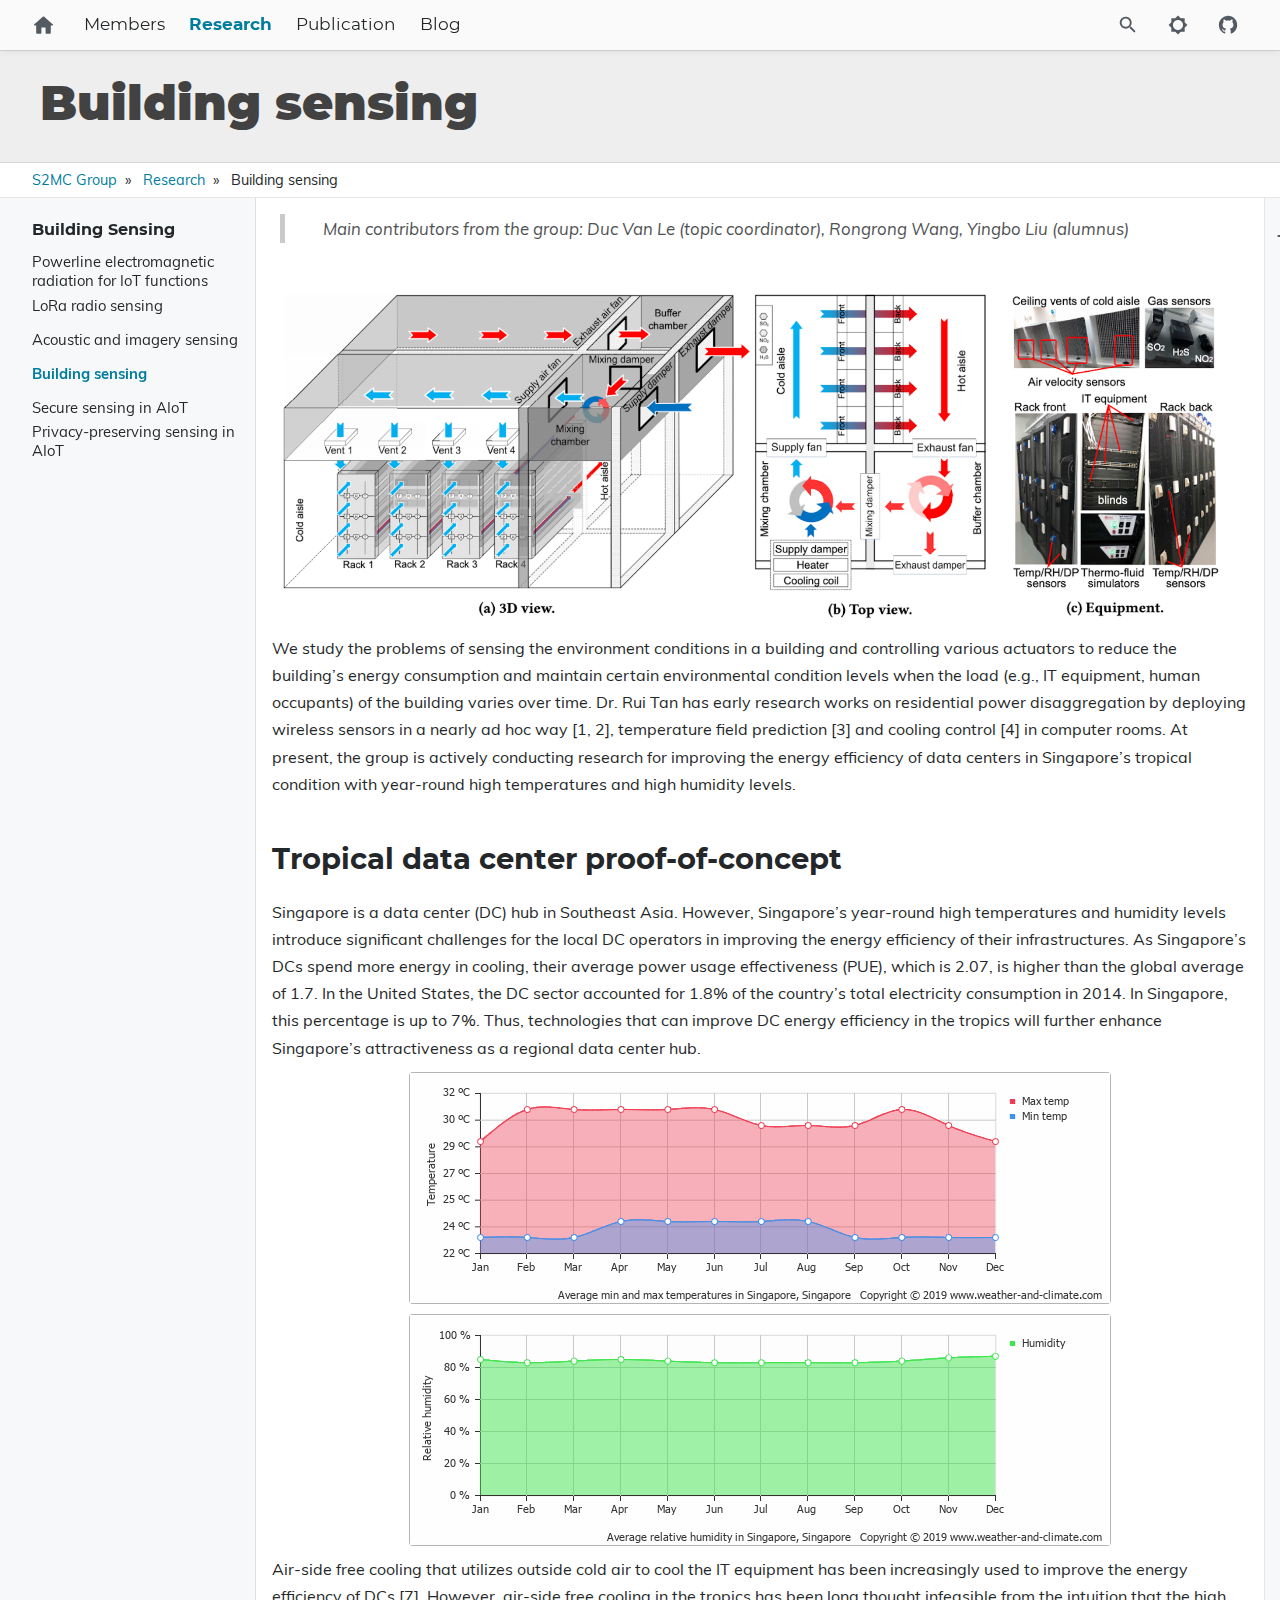
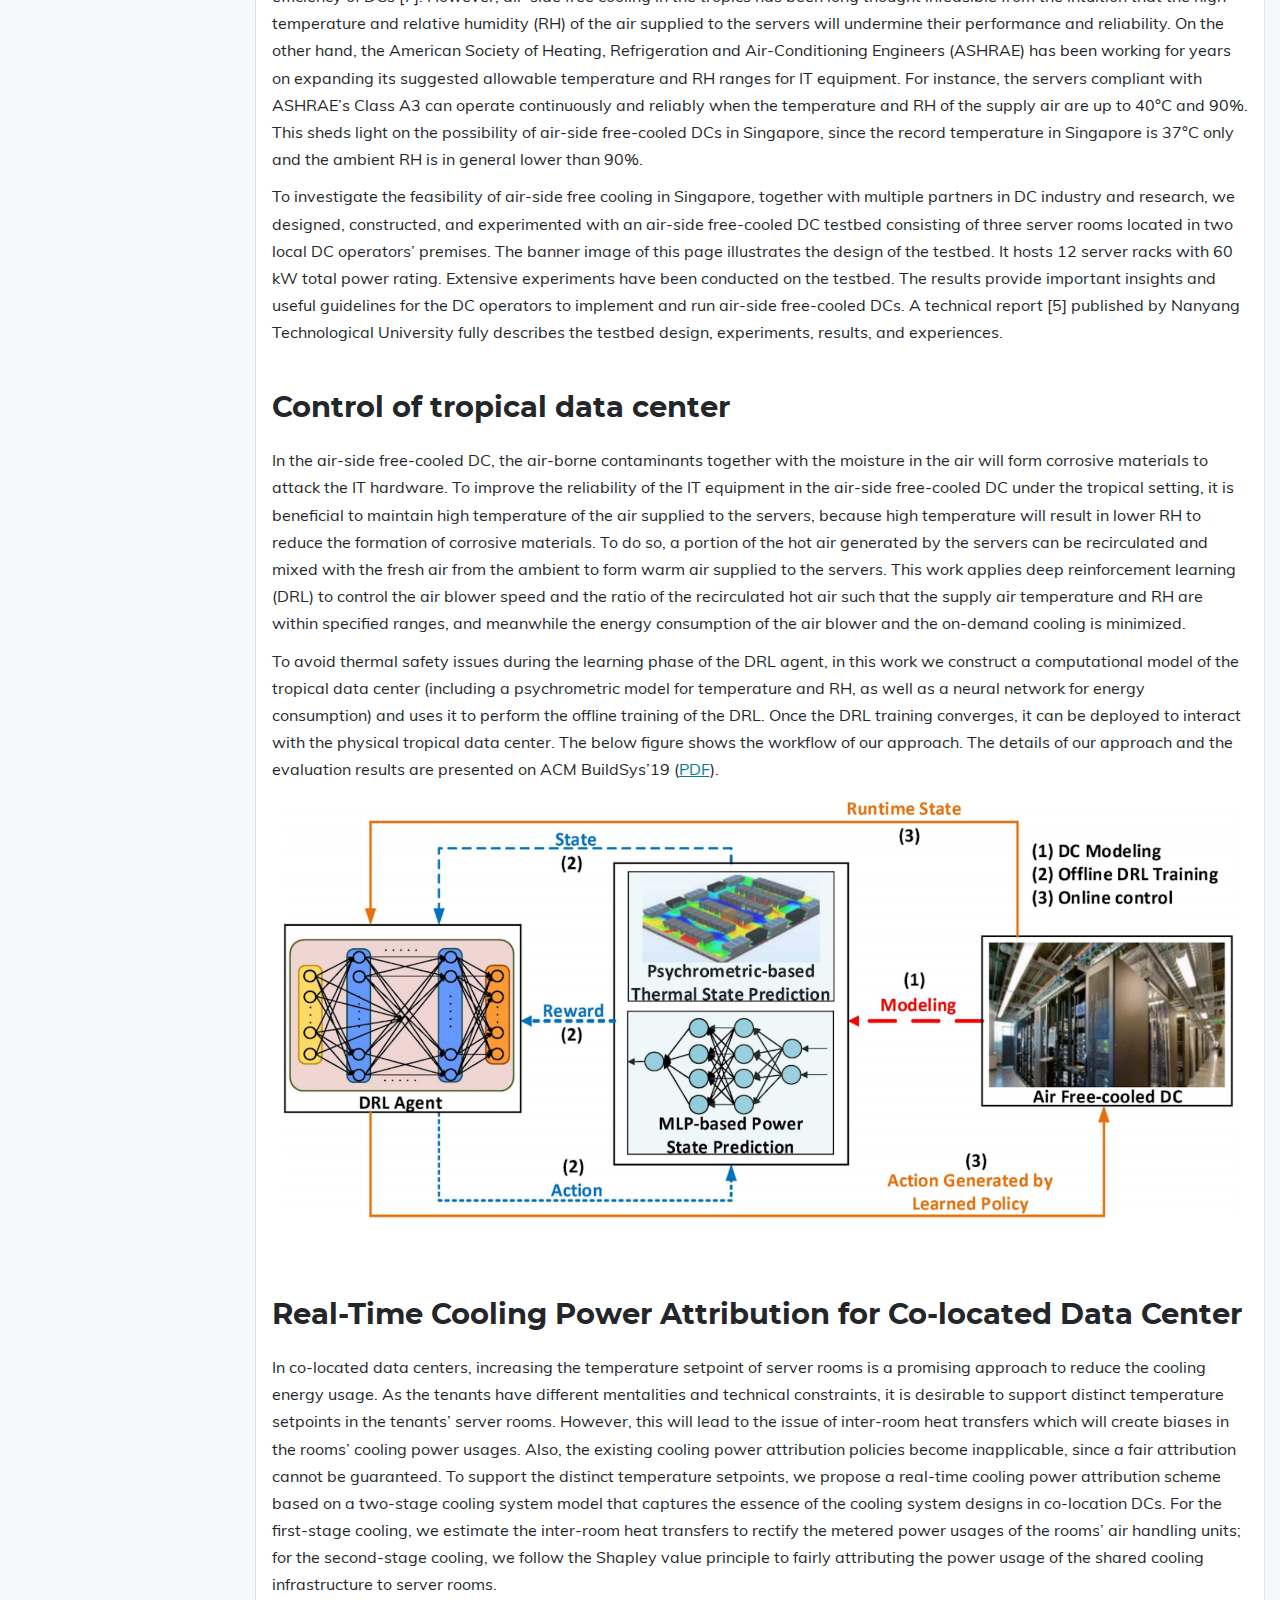
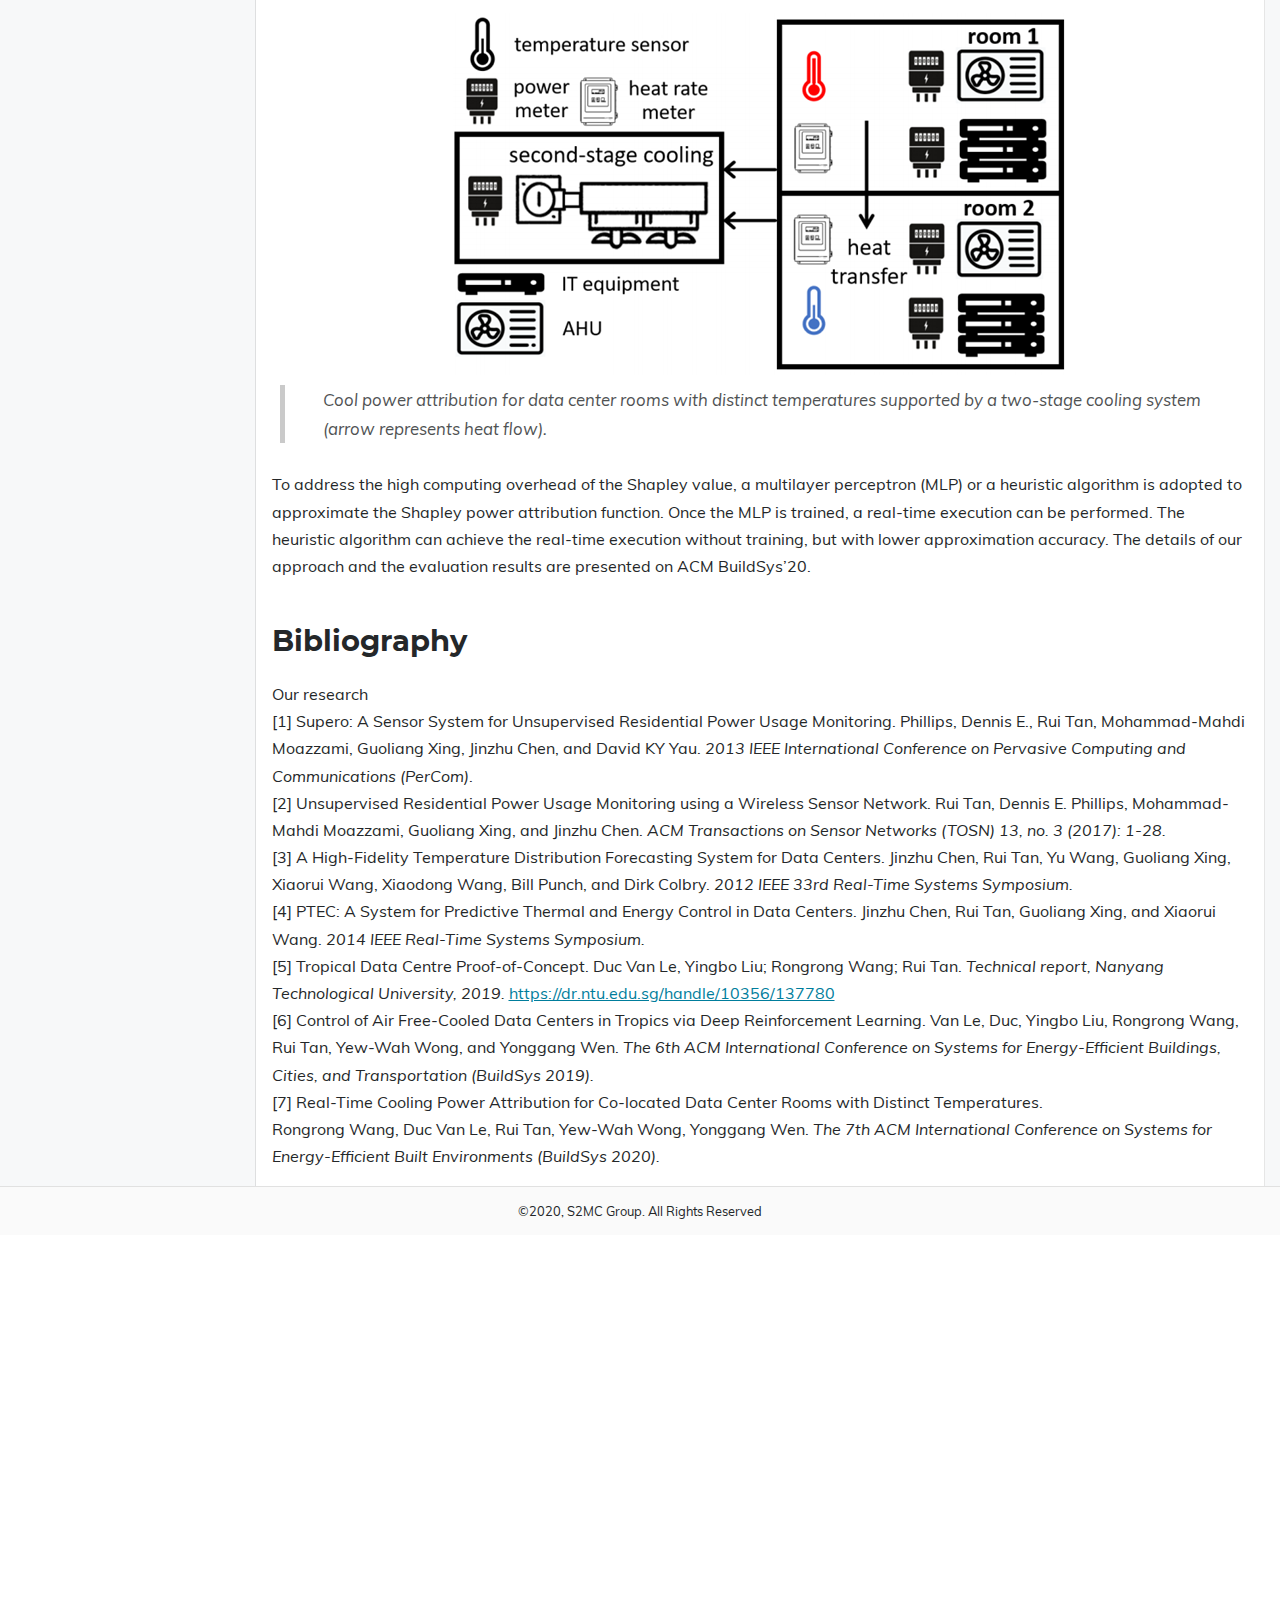
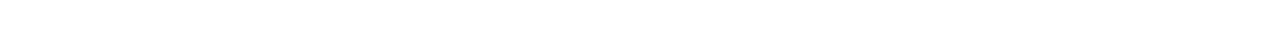
<file: research/building/index.html>
<!DOCTYPE html>
<html lang="en" dir="ltr">

<head>
    <meta charset="utf-8">
    <meta name="viewport" content="width=device-width, initial-scale=1">
    <title>Building sensing – S2MC Group</title>
    


<script src="/js/enquire.min.dfb99dee1e029d51d6cfb672d847929890b1585402de17f5ed092edd72a688b4.js"></script>

<script defer src="/js/fuse.min.94c78ad70b02749822921660cf4e9f0b3701bc0680c421afb784a78228de0275.js"></script>

<script defer src="/js/lazysizes.min.31dd6a2d3a1ec0f78a8df007535cf23f03aeb5c70f026e6d6a19dac3b3acc340.js"></script>

<script defer src="/js/helper/getParents.min.1618c696be7c98933f9a92677f518b512a74e55bdbb976b09936b4182e93181b.js"></script>

<script defer src="/js/helper/fadeinout.min.93a331f96194789a542f33690bbe4f0c102c7e78ffc018217f5a1c33010bad91.js"></script>

<script>
  "use strict";

  
  var languagedir = JSON.parse("\"ltr\"");

  window.onload = function() {

    
    var toggleSidebarElem = document.getElementById("toggle-sidebar");
    var tocBodyElem = document.querySelector('.toc__body');
    var tocLabelElem = document.querySelector('.toc__label');
    var listMainElem = document.getElementById('list-main');
    var listSideElem = document.getElementById('list-side');
    var sliderIcons = document.querySelectorAll('.slider__icon');

    toggleSidebarElem ?
      toggleSidebarElem.addEventListener('change', function (e) {
        if (e.target.checked) {
          if (tocBodyElem) {
            fadeIn(tocBodyElem, 200);
          }
          if (tocLabelElem) {
            fadeIn(tocLabelElem, 200);
          }
          if (listMainElem && listSideElem) {
            listMainElem.className = 'm';
            listSideElem.className = 'r';
          }

          sliderIcons && sliderIcons.forEach(function (elem) {
            if (elem.classList.contains('hide')) {
              elem.classList.remove('hide');
            } else {
              elem.classList.add('hide');
            }
          });

        } else {
          if (tocBodyElem) {
            fadeOut(tocBodyElem, 200);
          }
          if (tocLabelElem) {
            fadeOut(tocLabelElem, 200);
          }
          if (listMainElem && listSideElem) {
            listMainElem.className = 'mr';
            listSideElem.className = 'hide';
          }

          sliderIcons && sliderIcons.forEach(function (elem) {
            if (elem.classList.contains('hide')) {
              elem.classList.remove('hide');
            } else {
              elem.classList.add('hide');
            }
          });
        }
      }) : null;
    

    
    var navCollapseBtn = document.getElementById('navCollapseBtn');
    navCollapseBtn ? navCollapseBtn.addEventListener('click', function(e) {
      var navCollapse = document.querySelector('.navbar__collapse');
      
      if (navCollapse) {
        var dataOpen = navCollapse.getAttribute('data-open');

        if (dataOpen === 'true') {
          navCollapse.setAttribute('data-open', 'false');
          navCollapse.style.maxHeight = 0;
        } else {
          navCollapse.setAttribute('data-open', 'true');
          navCollapse.style.maxHeight = navCollapse.scrollHeight + "px";
        }
      }
    }) : null;
    


    
    var expandBtn = document.querySelectorAll('.expand__button');

    for (let i = 0; i < expandBtn.length; i++) {
      expandBtn[i].addEventListener("click", function () {
        var content = this.nextElementSibling;
        if (content.style.maxHeight) {
          content.style.maxHeight = null;
          this.querySelector('svg').classList.add('expand-icon__right');
          this.querySelector('svg').classList.remove('expand-icon__down');
        } else {
          content.style.maxHeight = content.scrollHeight + "px";
          this.querySelector('svg').classList.remove('expand-icon__right');
          this.querySelector('svg').classList.add('expand-icon__down');
        }
      });
    }
    

    
    
    var root = document.getElementById('root');
    var toggleToLightBtn = document.getElementById('toggleToLight');
    var toggleToDarkBtn = document.getElementById('toggleToDark');

    toggleToDark.onclick = function(e) {
      root.className = 'theme__dark';
      localStorage.setItem('theme', 'dark');
      toggleToLightBtn.className = 'navbar__icons--icon';
      toggleToDarkBtn.className = 'hide';
    }

    toggleToLight.onclick = function (e) {
      root.className = 'theme__light';
      localStorage.setItem('theme', 'light');
      toggleToLightBtn.className = 'hide';
      toggleToDarkBtn.className = 'navbar__icons--icon';
    }


    
    document.querySelectorAll('.menu__list').forEach(function(elem) {
      if (elem.classList.contains('active')) {
        elem.style.maxHeight = elem.scrollHeight + "px"; 
      }
    });
    
    document.querySelectorAll('.menu__title--collapse').forEach(function(elem) {
      elem.addEventListener('click', function (e) {
        var content = this.nextElementSibling;
        var menuTitleIcon = this.querySelector('.menu__title--icon');
        if (!content) {
          return null;
        }

        var parent = elem.parentNode;
        while (parent.classList.contains('menu__list') && parent.classList.contains('active')) {
          console.log('parent');
          parent.style.maxHeight = 100 * parent.children.length + "px";
          parent = parent.parentNode;
        }

        if (content.style.maxHeight) {
          console.log('null');
          content.style.maxHeight = null;
          content.classList.remove('active');
          menuTitleIcon.classList.add('right');
          
          if (languagedir === 'rtl') {
            menuTitleIcon.classList.remove('downrtl');
          } else {
            menuTitleIcon.classList.remove('down');
          }
        } else {
          console.log('scrollHeight');
          content.style.maxHeight = content.scrollHeight + "px";
          content.classList.add('active');
          menuTitleIcon.classList.remove('right');
          
          if (languagedir === 'rtl') {
            menuTitleIcon.classList.add('downrtl');
          } else {
            menuTitleIcon.classList.add('down');
          }
        }
      });
    });
    


    
    var mobileLogo = document.getElementById('mobileLogo');
    var modal = document.getElementById("myModal");
    var drawer = document.getElementById('myDrawer');
    var drawerCloseBtn = document.querySelector('.drawer__close');

    var openDrawer = function() {
      modal.style.opacity = 1;

      if (languagedir === 'rtl') {
        modal.style.right = 0;
        drawer.style.right = 0;
      } else {
        modal.style.left = 0;
        drawer.style.left = 0;
      }
    }

    var closeDrawer = function() {
      modal.style.opacity = 0;

      if (languagedir === 'rtl') {
        drawer.style.right = '-100%';
      } else {
        drawer.style.left = '-100%';
      }

      
      setTimeout(function () {
        if (languagedir === 'rtl') {
          modal.style.right = '-100%';
        } else {
          modal.style.left = '-100%';
        }
      }, 250);
    }

    mobileLogo.onclick = function () {
      openDrawer();
      localStorage.setItem('isDrawerOpen', 'true');
    }

    modal.onclick = function () {
      closeDrawer();
      localStorage.setItem('isDrawerOpen', 'false');
    }

    drawerCloseBtn.onclick = function () {
      closeDrawer();
      localStorage.setItem('isDrawerOpen', 'false');
    }
  


  
    var lastScrollTop = window.pageYOffset || document.documentElement.scrollTop;
    var tocElem = document.querySelector('.toc');
    var tableOfContentsElem = tocElem ? tocElem.querySelector('#TableOfContents') : null;
    var singleContentsElem = document.querySelector('.single__contents');
    var dataBGImgs = document.querySelectorAll('div[data-bgimg]');

    
    var tocLevels = JSON.parse("null");

    if (tocLevels) {
      tocLevels = tocLevels.toString();
    } else {
      tocLevels = "h1, h2, h3, h4, h5, h6";
    }

    
    var isLandingBgImg = JSON.parse("null");
    
    var isHome = JSON.parse("false");

    function setNavbarBG(scrollTop) {
      if (isHome && isLandingBgImg && Object.keys(isLandingBgImg).length) {
        if (isLandingBgImg.height <= scrollTop) {
          dataBGImgs.forEach(function(elem) {
            elem.setAttribute('data-bgimg', 'false');
          });
        } else {
          dataBGImgs.forEach(function (elem) {
            elem.setAttribute('data-bgimg', 'true');
          });
        }
      }
    }
    setNavbarBG(lastScrollTop);

    window.onscroll = function () {
      var st = window.pageYOffset || document.documentElement.scrollTop;
      if (st > lastScrollTop) { 
        singleContentsElem ? 
        singleContentsElem.querySelectorAll(tocLevels.toString()).forEach(function(elem) {
          if (document.documentElement.scrollTop >= elem.offsetTop) {
            if (tableOfContentsElem) {
              var id = elem.getAttribute('id');
              tocElem.querySelectorAll('a').forEach(function (elem) {
                elem.classList.remove('active');
              });
              tocElem.querySelector('a[href="#' + id + '"]') ? 
              tocElem.querySelector('a[href="#' + id + '"]').classList.add('active') : null;
            }
          }
        }) : null;
        setNavbarBG(st);
      } else { 
        singleContentsElem ? 
        singleContentsElem.querySelectorAll(tocLevels.toString()).forEach(function(elem) {
          if (document.documentElement.scrollTop >= elem.offsetTop) {
            if (tableOfContentsElem) {
              var id = elem.getAttribute('id');
              tocElem.querySelectorAll('a').forEach(function (elem) {
                elem.classList.remove('active');
              });
              tocElem.querySelector('a[href="#' + id + '"]') ? 
              tocElem.querySelector('a[href="#' + id + '"]').classList.add('active') : null;
            }
          }
        }) : null;
        setNavbarBG(st);
      }
      lastScrollTop = st <= 0 ? 0 : st;
    };
    



    
    var mobileSearchInputElem = document.querySelector('#search-mobile');
    var mobileSearchClassElem = document.querySelector('.mobile-search');
    var mobileSearchBtnElem = document.querySelector('#mobileSearchBtn');
    var mobileSearchCloseBtnElem = document.querySelector('#search-mobile-close');
    var mobileSearchContainer = document.querySelector('#search-mobile-container');
    var mobileSearchResultsElem = document.querySelector('#search-mobile-results');
    var htmlElem = document.querySelector('html');

    if (mobileSearchClassElem) {
      mobileSearchClassElem.style.display = 'none';
    }

    mobileSearchBtnElem ? 
    mobileSearchBtnElem.addEventListener('click', function () {
      if (mobileSearchContainer) {
        mobileSearchContainer.style.display = 'block';
      }

      if (mobileSearchInputElem) {
        mobileSearchInputElem.focus();
      }

      if (htmlElem) {
        htmlElem.style.overflowY = 'hidden';
      }
    }) : null;

    mobileSearchCloseBtnElem ? 
    mobileSearchCloseBtnElem.addEventListener('click', function() {
      if (mobileSearchContainer) {
        mobileSearchContainer.style.display = 'none';
      }

      if (mobileSearchInputElem) {
        mobileSearchInputElem.value = '';
      }
      
      if (mobileSearchResultsElem) {
        while (mobileSearchResultsElem.firstChild) {
          mobileSearchResultsElem.removeChild(mobileSearchResultsElem.firstChild);
        }
      }

      if (htmlElem) {
        htmlElem.style.overflowY = 'visible';
      }
    }) : null;

    mobileSearchInputElem ? 
    mobileSearchInputElem.addEventListener('keydown', function(e) {
      if (e.key === 'Escape') {
        if (mobileSearchContainer) {
          mobileSearchContainer.style.display = 'none';
        }
        
        if (mobileSearchInputElem) {
          mobileSearchInputElem.value = '';
        }

        if (mobileSearchResultsElem) {
          while (mobileSearchResultsElem.firstChild) {
            mobileSearchResultsElem.removeChild(mobileSearchResultsElem.firstChild);
          }
        }
        if (htmlElem) {
          htmlElem.style.overflowY = 'visible';
        }
      }
    }) : null;
  


  
    var localTheme = localStorage.getItem('theme');
    var rootEleme = document.getElementById('root');
    var selectThemeElem = document.querySelectorAll('.select-theme');
    var selectThemeItemElem = document.querySelectorAll('.select-theme__item');
    
    if (localTheme) {
      selectThemeItemElem ? 
      selectThemeItemElem.forEach(function (elem) {
        if (elem.text.trim() === localTheme) {
          elem.classList.add('is-active');
        } else {
          elem.classList.remove('is-active');
        }
      }) : null;
    }

    selectThemeItemElem ? 
    selectThemeItemElem.forEach(function (v, i) {
      v.addEventListener('click', function (e) {
        var selectedThemeVariant = e.target.text.trim();
        localStorage.setItem('theme', selectedThemeVariant);

        rootEleme.removeAttribute('class');
        rootEleme.classList.add(`theme__${selectedThemeVariant}`);
        selectThemeElem.forEach(function(rootElem) {
          rootElem.querySelectorAll('a').forEach(function (elem) {
            if (elem.classList) {
              if (elem.text.trim() === selectedThemeVariant) {
                if (!elem.classList.contains('is-active')) {
                  elem.classList.add('is-active');
                }
              } else {
                if (elem.classList.contains('is-active')) {
                  elem.classList.remove('is-active');
                }
              }
            }
          });
        });

        if (window.mermaid) {
          if (selectedThemeVariant === "dark" || selectedThemeVariant === "hacker") {
            mermaid.initialize({ theme: 'dark' });
            location.reload();
          } else {
            mermaid.initialize({ theme: 'default' });
            location.reload();
          }
        }

        var utterances = document.querySelector('iframe');
        if (utterances) {
          utterances.contentWindow.postMessage({
            type: 'set-theme',
            theme: selectedThemeVariant === "dark" || selectedThemeVariant === "hacker" ? 'photon-dark' : selectedThemeVariant === 'kimbie' ? 'github-dark-orange' : 'github-light',
          }, 'https://utteranc.es');
        }
      });
    }) : null;
  


  
    
    var searchURL = JSON.parse("\"https://ntuiot.xyz/\"");
    var searchResults = null;
    var searchMenu = null;
    var searchText = null;
    
    
    var enableSearchHighlight = JSON.parse("true");
    
    var enableSearch = JSON.parse("true");

    var fuse = null;

    if (enableSearch) {
      (function initFuse() {
        var xhr = new XMLHttpRequest();
        xhr.open('GET', searchURL + "index.json");
        xhr.setRequestHeader('Content-Type', 'application/json; charset=utf-8');
        xhr.onload = function () {
          if (xhr.status === 200) {
            fuse = new Fuse(JSON.parse(xhr.response.toString('utf-8')), {
              keys: ['title', 'description', 'content'],
              includeMatches: enableSearchHighlight,
              shouldSort: true,
              threshold: 0.4,
              location: 0,
              distance: 100,
              maxPatternLength: 32,
              minMatchCharLength: 1,
            });
          }
          else {
            console.error(`[${xhr.status}]Error:`, xhr.statusText);
          }
        };
        xhr.send();
      })();
    }
    
    function makeLi(ulElem, obj) {
      var li = document.createElement('li');
      li.className = 'search-result__item';
      
      var a = document.createElement('a');
      a.innerHTML = obj.title;
      a.setAttribute('class', 'search-result__item--title');
      a.setAttribute('href', obj.permalink);

      var descDiv = document.createElement('div');
      descDiv.setAttribute('class', 'search-result__item--desc');
      if (obj.description) {
        descDiv.innerHTML = obj.description;
      } else if (obj.content) {
        descDiv.innerHTML = obj.content.substring(0, 80);
      }
      
      li.appendChild(a);
      li.appendChild(descDiv);
      ulElem.appendChild(li);
    }

    function makeHighlightLi(ulElem, obj) {
      var li = document.createElement('li');
      li.className = 'search-result__item';
      var descDiv = null;

      var a = document.createElement('a');
      a.innerHTML = obj.item.title;
      a.setAttribute('class', 'search-result__item--title');
      a.setAttribute('href', obj.item.uri);

      if (obj.matches && obj.matches.length) {
        for (var i = 0; i < obj.matches.length; i++) {
          if ('title' === obj.matches[i].key) {
            a = document.createElement('a');
            a.innerHTML = generateHighlightedText(obj.matches[i].value, obj.matches[i].indices);
            a.setAttribute('class', 'search-result__item--title');
            a.setAttribute('href', obj.item.uri);
          }
          
          if ('description' === obj.matches[i].key) {
            descDiv = document.createElement('div');
            descDiv.setAttribute('class', 'search-result__item--desc');
            descDiv.innerHTML = generateHighlightedText(obj.item.description, obj.matches[i].indices);
          } else if ('content' === obj.matches[i].key) {
            if (!descDiv) {
              descDiv = document.createElement('div');
              descDiv.setAttribute('class', 'search-result__item--desc');
              descDiv.innerHTML = generateHighlightedText(obj.item.content.substring(0, 80), obj.matches[i].indices);
            }
          } else {
            if (obj.item.description) {
              descDiv = document.createElement('div');
              descDiv.setAttribute('class', 'search-result__item--desc');
              descDiv.innerHTML = obj.item.description;
            } else {
              descDiv = document.createElement('div');
              descDiv.setAttribute('class', 'search-result__item--desc');
              descDiv.innerHTML = obj.item.content.substring(0, 80);
            }
          }
        }

        li.appendChild(a);
        if (descDiv) {
          li.appendChild(descDiv);
        }
        if (li) {
          ulElem.appendChild(li);
        }
      }
    }

    function renderSearchResults(searchText, results) {
      searchResults = document.getElementById('search-results');
      searchMenu = document.getElementById('search-menu');
      searchResults.setAttribute('class', 'dd is-active');
      
      var ul = document.createElement('ul');
      ul.setAttribute('class', 'dd-content search-content');

      if (results.length) {
        results.forEach(function (result) {
          var li = document.createElement('li');
          var a = document.createElement('a');
          a.setAttribute('href', result.uri);
          a.setAttribute('class', 'dd-item');
          a.appendChild(li);

          var titleDiv = document.createElement('div');
          titleDiv.innerHTML = result.title;
          titleDiv.setAttribute('class', 'search-result__item--title');

          var descDiv = document.createElement('div');
          descDiv.setAttribute('class', 'search-result__item--desc');
          if (result.description) {
            descDiv.innerHTML = result.description;
          } else if (result.content) {
            descDiv.innerHTML = result.content.substring(0, 80);
          }

          li.appendChild(titleDiv);
          li.appendChild(descDiv);
          ul.appendChild(a);
        });
      } else {
        var li = document.createElement('li');
        li.setAttribute('class', 'dd-item');
        li.innerText = 'No results found';
        ul.appendChild(li);
      }

      while (searchMenu.hasChildNodes()) {
        searchMenu.removeChild(
          searchMenu.lastChild
        );
      }
      
      searchMenu.appendChild(ul);
    }

    function renderSearchHighlightResults(searchText, results) {
      searchResults = document.getElementById('search-results');
      searchMenu = document.getElementById('search-menu');
      searchResults.setAttribute('class', 'dd is-active');

      var ul = document.createElement('ul');
      ul.setAttribute('class', 'dd-content search-content');

      if (results.length) {
        results.forEach(function (result) {
          var li = document.createElement('li');
          var a = document.createElement('a');
          var descDiv = null;

          a.setAttribute('href', result.item.uri);
          a.setAttribute('class', 'dd-item');
          a.appendChild(li);

          var titleDiv = document.createElement('div');
          titleDiv.innerHTML = result.item.title;
          titleDiv.setAttribute('class', 'search-result__item--title');
          
          if (result.matches && result.matches.length) {
            for (var i = 0; i < result.matches.length; i++) {
              if ('title' === result.matches[i].key) {
                titleDiv.innerHTML = generateHighlightedText(result.matches[i].value, result.matches[i].indices);
              }

              if ('description' === result.matches[i].key) {
                descDiv = document.createElement('div');
                descDiv.setAttribute('class', 'search-result__item--desc');
                descDiv.innerHTML = generateHighlightedText(result.item.description, result.matches[i].indices);
              } else if ('content' === result.matches[i].key) {
                if (!descDiv) {
                  descDiv = document.createElement('div');
                  descDiv.setAttribute('class', 'search-result__item--desc');
                  descDiv.innerHTML = generateHighlightedText(result.item.content.substring(0, 80), result.matches[i].indices);
                }
              } else {
                if (result.item.description) {
                  descDiv = document.createElement('div');
                  descDiv.setAttribute('class', 'search-result__item--desc');
                  descDiv.innerHTML = result.item.description;
                } else {
                  descDiv = document.createElement('div');
                  descDiv.setAttribute('class', 'search-result__item--desc');
                  descDiv.innerHTML = result.item.content.substring(0, 80);
                }
              }
            }
            
            li.appendChild(titleDiv);
            if (descDiv) {
              li.appendChild(descDiv);
            }
            ul.appendChild(a);
          }
        });
      } else {
        var li = document.createElement('li');
        li.setAttribute('class', 'dd-item');
        li.innerText = 'No results found';
        ul.appendChild(li);
      }

      while (searchMenu.hasChildNodes()) {
        searchMenu.removeChild(
          searchMenu.lastChild
        );
      }
      searchMenu.appendChild(ul);
    }

    function renderSearchResultsMobile(searchText, results) {
      searchResults = document.getElementById('search-mobile-results');

      var content = document.createElement('div');
      content.setAttribute('class', 'mobile-search__content');

      if (results.length > 0) {
        results.forEach(function (result) {
          var item = document.createElement('a');
          item.setAttribute('href', result.uri);
          item.innerHTML = '<div class="mobile-search__item"><div class="mobile-search__item--title">📄 ' + result.title + '</div><div class="mobile-search__item--desc">' + (result.description ? result.description : result.content) + '</div></div>';
          content.appendChild(item);
        });
      } else {
        var item = document.createElement('span');
        content.appendChild(item);
      }

      let wrap = document.getElementById('search-mobile-results');
      while (wrap.firstChild) {
        wrap.removeChild(wrap.firstChild)
      }
      searchResults.appendChild(content);      
    }

    function renderSearchHighlightResultsMobile(searchText, results) {
      searchResults = document.getElementById('search-mobile-results');

      var ul = document.createElement('div');
      ul.setAttribute('class', 'mobile-search__content');

      if (results.length) {
        results.forEach(function (result) {
          var li = document.createElement('li');
          var a = document.createElement('a');
          var descDiv = null;

          a.setAttribute('href', result.item.uri);
          a.appendChild(li);
          li.setAttribute('class', 'mobile-search__item');

          var titleDiv = document.createElement('div');
          titleDiv.innerHTML = result.item.title;
          titleDiv.setAttribute('class', 'mobile-search__item--title');
          
          if (result.matches && result.matches.length) {
            for (var i = 0; i < result.matches.length; i++) {
              if ('title' === result.matches[i].key) {
                titleDiv.innerHTML = generateHighlightedText(result.matches[i].value, result.matches[i].indices);
              }

              if ('description' === result.matches[i].key) {
                descDiv = document.createElement('div');
                descDiv.setAttribute('class', 'mobile-search__item--desc');
                descDiv.innerHTML = generateHighlightedText(result.item.description, result.matches[i].indices);
              } else if ('content' === result.matches[i].key) {
                if (!descDiv) {
                  descDiv = document.createElement('div');
                  descDiv.setAttribute('class', 'mobile-search__item--desc');
                  descDiv.innerHTML = generateHighlightedText(result.item.content.substring(0, 150), result.matches[i].indices);
                }
              } else {
                if (result.item.description) {
                  descDiv = document.createElement('div');
                  descDiv.setAttribute('class', 'mobile-search__item--desc');
                  descDiv.innerHTML = result.item.description;
                } else {
                  descDiv = document.createElement('div');
                  descDiv.setAttribute('class', 'mobile-search__item--desc');
                  descDiv.innerHTML = result.item.content.substring(0, 150);
                }
              }
            }
            
            li.appendChild(titleDiv);
            if (descDiv) {
              li.appendChild(descDiv);
            }
            ul.appendChild(a);
          }
        });
      } else {
        var item = document.createElement('span');
        ul.appendChild(item);
      }

      let wrap = document.getElementById('search-mobile-results');
      while (wrap.firstChild) {
        wrap.removeChild(wrap.firstChild)
      }
      searchResults.appendChild(ul);
    }

    function generateHighlightedText(text, regions) {
      if (!regions) {
        return text;
      }

      var content = '', nextUnhighlightedRegionStartingIndex = 0;

      regions.forEach(function(region) {
        if (region[0] === region[1]) {
          return null;
        }
        
        content += '' +
          text.substring(nextUnhighlightedRegionStartingIndex, region[0]) +
          '<span class="search__highlight">' +
            text.substring(region[0], region[1] + 1) +
          '</span>' +
        '';
        nextUnhighlightedRegionStartingIndex = region[1] + 1;
      });

      content += text.substring(nextUnhighlightedRegionStartingIndex);

      return content;
    };

    var searchElem = document.getElementById('search');
    var searchMobile = document.getElementById('search-mobile');
    var searchResultsContainer = document.getElementById('search-results');

    searchElem ? 
    searchElem.addEventListener('input', function(e) {
      if (!e.target.value | window.innerWidth < 770) {
        searchResultsContainer ? searchResultsContainer.setAttribute('class', 'dd') : null;
        return null;
      }

      searchText = e.target.value;
      var results = fuse.search(e.target.value);

      if (enableSearchHighlight) {
        renderSearchHighlightResults(searchText, results);
      } else {
        renderSearchResults(searchText, results);
      }

      var dropdownItems = searchResultsContainer.querySelectorAll('.dd-item');
      dropdownItems ? dropdownItems.forEach(function (item) {
        item.addEventListener('mousedown', function (e) {
          console.log('mousedown');
          e.target.click();
        });
      }) : null;
    }) : null;

    searchElem ? 
    searchElem.addEventListener('blur', function() {
      if (window.innerWidth < 770) {
        return null;
      }
      searchResultsContainer ? searchResultsContainer.setAttribute('class', 'dd') : null;
    }) : null;

    searchElem ? 
    searchElem.addEventListener('click', function(e) {
      if (window.innerWidth < 770) {
        return null;
      }
      if (!e.target.value) {
        searchResultsContainer ? searchResultsContainer.setAttribute('class', 'dd') : null;
        return null;
      }

      searchText = e.target.value;
      var results = fuse.search(e.target.value);

      if (enableSearchHighlight) {
        renderSearchHighlightResults(searchText, results);
      } else {
        renderSearchResults(searchText, results);
      }

      var dropdownItems = searchResultsContainer.querySelectorAll('.dd-item');
      dropdownItems ? dropdownItems.forEach(function (item) {
        item.addEventListener('mousedown', function (e) {
          console.log('mousedown');
          e.target.click();
        });
      }) : null;
    }) : null;

    var searchMenuElem = document.getElementById("search-menu");
    var activeItem = document.querySelector('#search-menu .dd-item.is-active');
    var activeIndex = null;
    var items = null;
    var searchContainerMaxHeight = 350;

    searchElem ? 
    searchElem.addEventListener('keydown', function(e) {
      if (window.innerWidth < 770) {
        return null;
      }

      var items = document.querySelectorAll('#search-menu .dd-item');
      
      if (e.key === 'ArrowDown') {
        if (activeIndex === null) {
          activeIndex = 0;
          items[activeIndex].classList.remove('is-active');
        } else {
          items[activeIndex].classList.remove('is-active');
          activeIndex = activeIndex === items.length - 1 ? 0 : activeIndex + 1;
        }
        items[activeIndex].classList.add('is-active');

        let overflowedPixel = items[activeIndex].offsetTop + items[activeIndex].clientHeight - searchContainerMaxHeight;
        if (overflowedPixel > 0) {
          document.querySelector(".search-content").scrollTop += items[activeIndex].getBoundingClientRect().height;
        } else if (activeIndex === 0) {
          document.querySelector(".search-content").scrollTop = 0;
        }
      } else if (e.key === 'ArrowUp') {
        if (activeIndex === null) {
          activeIndex = items.length - 1;
          items[activeIndex].classList.remove('is-active');
        } else {
          items[activeIndex].classList.remove('is-active');
          activeIndex = activeIndex === 0 ? items.length - 1 : activeIndex - 1;
        }
        items[activeIndex].classList.add('is-active');
        
        let overflowedPixel = items[activeIndex].offsetTop + items[activeIndex].clientHeight - searchContainerMaxHeight;
        if (overflowedPixel < 0) {
          document.querySelector(".search-content").scrollTop -= items[activeIndex].getBoundingClientRect().height;
        } else {
          document.querySelector(".search-content").scrollTop = overflowedPixel + items[activeIndex].getBoundingClientRect().height;
        }
      } else if (e.key === 'Enter') {
        var currentItemLink = items[activeIndex].getAttribute('href');
        if (currentItemLink) {
          location.href = currentItemLink;
        }
      } else if (e.key === 'Escape') {
        e.target.value = null;
        if (searchResults) {
          searchResults.classList.remove('is-active');
        }
      }
    }) : null;

    searchMobile ? 
    searchMobile.addEventListener('input', function(e) {
      if (!e.target.value) {
        let wrap = document.getElementById('search-mobile-results');
        while (wrap.firstChild) {
          wrap.removeChild(wrap.firstChild);
        }
        return null;
      }

      searchText = e.target.value;
      var results = fuse.search(e.target.value);
      
      if (enableSearchHighlight) {
        renderSearchHighlightResultsMobile(searchText, results);
      } else {
        renderSearchResultsMobile(searchText, results);
      }

      var dropdownItems = searchResultsContainer.querySelectorAll('.dd-item');
      dropdownItems ? dropdownItems.forEach(function (item) {
        item.addEventListener('mousedown', function (e) {
          console.log('mousedown');
          e.target.click();
        });
      }) : null;
    }) : null;
  
  }
</script>
    


<link rel="stylesheet" href="/css/main.min.css">


    <link rel="alternate" type="application/rss&#43;xml" title="RSS" href="https://ntuiot.xyz/research/building/index.xml">
<meta name="description" content="" />
<meta name="keywords" content="">
<meta name="created" content="2020-04-14T14:09:21&#43;0900">
<meta name="modified" content="2020-04-14T14:09:21&#43;0900">


<meta property="og:site_name" content="S2MC Group">
<meta property="og:title" content="Building sensing">
<meta property="og:url" content="https://ntuiot.xyz/research/building/">
<meta property="og:type" content="website">

<meta name="generator" content="Hugo 0.74.3" />
<meta name="msapplication-TileColor" content="#ffffff">
<meta name="theme-color" content="#ffffff">
<link rel="canonical" href="https://ntuiot.xyz/research/building/">
<link rel="manifest" href="/manifest.json">

  <link rel="apple-touch-icon" sizes="57x57" href="/favicon/apple-icon-57x57.png">
  <link rel="apple-touch-icon" sizes="60x60" href="/favicon/apple-icon-60x60.png">
  <link rel="apple-touch-icon" sizes="72x72" href="/favicon/apple-icon-72x72.png">
  <link rel="apple-touch-icon" sizes="76x76" href="/favicon/apple-icon-76x76.png">
  <link rel="apple-touch-icon" sizes="114x114" href="/favicon/apple-icon-114x114.png">
  <link rel="apple-touch-icon" sizes="120x120" href="/favicon/apple-icon-120x120.png">
  <link rel="apple-touch-icon" sizes="144x144" href="/favicon/apple-icon-144x144.png">
  <link rel="apple-touch-icon" sizes="152x152" href="/favicon/apple-icon-152x152.png">
  <link rel="apple-touch-icon" sizes="180x180" href="/favicon/apple-icon-180x180.png">
  <link rel="icon" type="image/png" sizes="192x192" href="/favicon/android-icon-192x192.png">
  <link rel="icon" type="image/png" sizes="192x192" href="/favicon/android-icon-512x512.png">
  <link rel="icon" type="image/png" sizes="32x32" href="/favicon/favicon-32x32.png">
  <link rel="icon" type="image/png" sizes="96x96" href="/favicon/favicon-96x96.png">
  <link rel="icon" type="image/png" sizes="16x16" href="/favicon/favicon-16x16.png">
  <meta name="msapplication-TileColor" content="#ffffff">
  <meta name="msapplication-TileImage" content="/ms-icon-144x144.png">

    <script type="application/ld+json">
  {
    "@context": "https://schema.org",
    "@type": "WebPage",
    "url" : "https://ntuiot.xyz/research/building/",
    "name": "Building sensing",
    "mainEntityOfPage": {
      "@type": "WebPage",
      "@id": "https://ntuiot.xyz/"
    },
    "publisher": {
      "@type": "Organization",
      "name": "S2MC Group",
      "url": "https://ntuiot.xyz/"
    }
  }
</script>

    

</head>

<body id="root" class="theme__light">
    <script>
        var localTheme = localStorage.getItem('theme');
        if (localTheme) {
            document.getElementById('root').className = `theme__${localTheme}`;
        }        
    </script>
    
    <div id="container">
        <div id="myDrawer" class="drawer" style="">
  <div class="drawer__header">
    <a href="/" class="drawer__header--text">
      S2MC Group
    </a>
    <div class="grow"></div>
    <div class="drawer__close">
      <svg xmlns="http://www.w3.org/2000/svg" width="22" height="22" viewBox="0 0 24 24"><path fill="none" d="M0 0h24v24H0V0z"/><path fill="currentColor" d="M18.3 5.71c-.39-.39-1.02-.39-1.41 0L12 10.59 7.11 5.7c-.39-.39-1.02-.39-1.41 0-.39.39-.39 1.02 0 1.41L10.59 12 5.7 16.89c-.39.39-.39 1.02 0 1.41.39.39 1.02.39 1.41 0L12 13.41l4.89 4.89c.39.39 1.02.39 1.41 0 .39-.39.39-1.02 0-1.41L13.41 12l4.89-4.89c.38-.38.38-1.02 0-1.4z"/></svg>
    </div>
  </div>

  <div class="drawer__body">
    <div class="menu">
  <h6 class="menu__label">
    
      Building sensing
    
  </h6>
  <ul>
    
    
      
  
  
  
  
  
  
  

  
  
  
  
  
  
  
  <li class="">
    <a href="https://ntuiot.xyz/research/powerline/"
      class="menu__title ">Powerline electromagnetic radiation for IoT functions</a>
  </li>
  

    
      
  
  
  
  
  
  
  

  
  
  
  
  
  
  
  <li class="">
    <a href="https://ntuiot.xyz/research/lora/"
      class="menu__title ">LoRa radio sensing</a>
  </li>
  

    
      
  
  
  
  
  
  
  

  
  
  
  
  
  
  
  <li class="">
    <a href="https://ntuiot.xyz/research/acoustic_image/"
      class="menu__title ">Acoustic and imagery sensing</a>
  </li>
  

    
      
  
  
  
  
  
  
  

  
  
  
  
  
  
  
  <li class="active">
    <a href="https://ntuiot.xyz/research/building/"
      class="menu__title active">Building sensing</a>
  </li>
  

    
      
  
  
  
  
  
  
  

  
  
  
  
  
  
  
  <li class="">
    <a href="https://ntuiot.xyz/research/secure/"
      class="menu__title ">Secure sensing in AIoT</a>
  </li>
  

    
      
  
  
  
  
  
  
  

  
  
  
  
  
  
  
  <li class="">
    <a href="https://ntuiot.xyz/research/privacy/"
      class="menu__title ">Privacy-preserving sensing in AIoT</a>
  </li>
  

    
  </ul>
</div>



<script>
  var menuTitle = document.querySelectorAll('.menu__title');
  var modal = document.getElementById("myModal");
  var drawer = document.getElementById('myDrawer');

  var closeDrawer = function () {
    setTimeout(function () {
      modal.style.opacity = 0;
      drawer.style.left = '-100%';
      modal.style.left = '-100%';
    }, 250);
  }

  menuTitle ? 
  menuTitle.forEach(function(elem) {
    elem.onclick = function() {
      closeDrawer();
      localStorage.setItem('isDrawerOpen', 'false');
    }
  }) : null;
</script>
  </div>
</div>
<div id="myModal" class="modal" style=""></div>

<script>
  var isDrawerOpen = localStorage.getItem('isDrawerOpen');
  var modal = document.getElementById("myModal");
  var drawer = document.getElementById('myDrawer');
  
  
  var languagedir = JSON.parse("\"ltr\"");

  var openDrawer = function () {
    modal.style.opacity = 1;
    
    if (languagedir === "rtl") {
      modal.style.right = 0;
      drawer.style.right = 0;
    } else {
      modal.style.left = 0;
      drawer.style.left = 0;
    }
  }

  if (isDrawerOpen && isDrawerOpen === 'true') {
    openDrawer();
  }
</script>
        
<nav class="nav">
  <div class="navbar__wrapper" data-bgimg="false">
    <div class="divider">
      <div class="navbar lmr">
        <div id="siteLogo" class="navbar__logo--wrapper">
  
    &nbsp;&nbsp;
  
  
    <a href="/" title="" rel="home" class="navbar__logo--text-link">
      <h6 class="navbar__logo--text" data-bgimg="false">S2MC Group</h6>
    </a>
  
</div>
        
        <div class="navbar__menu--wrapper">
          <div id="tabletLogo" class="hide">
  
    <a href="/" rel="home" class="navbar__logo--link">
      <div class="navbar__icons--icon">
        <svg xmlns="http://www.w3.org/2000/svg" width="25" height="25" viewBox="0 0 24 24"><path fill="none" d="M0 0h24v24H0V0z"/><path fill="currentColor" d="M10 19v-5h4v5c0 .55.45 1 1 1h3c.55 0 1-.45 1-1v-7h1.7c.46 0 .68-.57.33-.87L12.67 3.6c-.38-.34-.96-.34-1.34 0l-8.36 7.53c-.34.3-.13.87.33.87H5v7c0 .55.45 1 1 1h3c.55 0 1-.45 1-1z"/></svg>
      </div>
    </a>
  
</div>
          <div id="mobileLogo" class="hide">
  <a href="#" class="navbar__logo--link">
    <div class="navbar__icons--icon">
      <svg xmlns="http://www.w3.org/2000/svg" width="25" height="25" viewBox="0 0 24 24"><path fill="none" d="M0 0h24v24H0V0z"/><path fill="currentColor" d="M4 18h16c.55 0 1-.45 1-1s-.45-1-1-1H4c-.55 0-1 .45-1 1s.45 1 1 1zm0-5h16c.55 0 1-.45 1-1s-.45-1-1-1H4c-.55 0-1 .45-1 1s.45 1 1 1zM3 7c0 .55.45 1 1 1h16c.55 0 1-.45 1-1s-.45-1-1-1H4c-.55 0-1 .45-1 1z"/></svg>
    </div>
  </a>
</div>
          <span id="navMenuMobile" class="hide">
  <button id="navCollapseBtn" class="navbar__dropdown--title" aria-label="Section Menu" data-dir="ltr">
    
      research
    
    <svg xmlns="http://www.w3.org/2000/svg" width="20" height="20" viewBox="0 0 24 24"><path fill="currentColor" d="M8.12 9.29L12 13.17l3.88-3.88c.39-.39 1.02-.39 1.41 0 .39.39.39 1.02 0 1.41l-4.59 4.59c-.39.39-1.02.39-1.41 0L6.7 10.7c-.39-.39-.39-1.02 0-1.41.39-.38 1.03-.39 1.42 0z"/></svg>
  </button>
  <div class="navbar__collapse" data-open="false">
  <ul>
    

  
  
  
  
  <li class="navbar__menu--mobile-item ">
    <a href="/member" class="">Members</a>
  </li>

  
  
  
  
  <li class="navbar__menu--mobile-item active">
    <a href="/research" class="active">Research</a>
  </li>

  
  
  
  
  <li class="navbar__menu--mobile-item ">
    <a href="/publication" class="">Publication</a>
  </li>

  
  
  
  
  <li class="navbar__menu--mobile-item ">
    <a href="/blog" class="">Blog</a>
  </li>

  </ul>
</div>
</span>
          <ul id="navMenu" class="navbar__menu">
            

  
  
  
  
  <li class="navbar__menu--item ">
    <a href="/member" data-bgimg="false">Members</a>
  </li>

  
  
  
  
  <li class="navbar__menu--item active">
    <a href="/research" data-bgimg="false">Research</a>
  </li>

  
  
  
  
  <li class="navbar__menu--item ">
    <a href="/publication" data-bgimg="false">Publication</a>
  </li>

  
  
  
  
  <li class="navbar__menu--item ">
    <a href="/blog" data-bgimg="false">Blog</a>
  </li>

          </ul>
        </div>
        <div class="grow"></div>
        <div id="siteSearch">
          

<div class="search" data-bgimg="false">
  <span class="icon">
    <svg xmlns="http://www.w3.org/2000/svg" width="22" height="22" fill="currentColor" viewBox="0 0 24 24"><path fill="none" d="M0 0h24v24H0V0z"/><path d="M15.5 14h-.79l-.28-.27c1.2-1.4 1.82-3.31 1.48-5.34-.47-2.78-2.79-5-5.59-5.34-4.23-.52-7.79 3.04-7.27 7.27.34 2.8 2.56 5.12 5.34 5.59 2.03.34 3.94-.28 5.34-1.48l.27.28v.79l4.25 4.25c.41.41 1.08.41 1.49 0 .41-.41.41-1.08 0-1.49L15.5 14zm-6 0C7.01 14 5 11.99 5 9.5S7.01 5 9.5 5 14 7.01 14 9.5 11.99 14 9.5 14z"/></svg>
  </span>
  <input id="search" aria-label="Site Search" class="input" type="text" autocomplete="off" placeholder="Search">
  <div id="search-results" class="dropdown">
    <div id="search-menu" class="dropdown-menu">
    </div>
  </div>
</div>


        </div>
        <div id="mobileSearch" class="hide">
          
<div id="mobileSearchBtn" class="mobile-search__btn">
  <svg xmlns="http://www.w3.org/2000/svg" width="22" height="22" fill="currentColor" viewBox="0 0 24 24"><path fill="none" d="M0 0h24v24H0V0z"/><path d="M15.5 14h-.79l-.28-.27c1.2-1.4 1.82-3.31 1.48-5.34-.47-2.78-2.79-5-5.59-5.34-4.23-.52-7.79 3.04-7.27 7.27.34 2.8 2.56 5.12 5.34 5.59 2.03.34 3.94-.28 5.34-1.48l.27.28v.79l4.25 4.25c.41.41 1.08.41 1.49 0 .41-.41.41-1.08 0-1.49L15.5 14zm-6 0C7.01 14 5 11.99 5 9.5S7.01 5 9.5 5 14 7.01 14 9.5 11.99 14 9.5 14z"/></svg>
</div>

<div id="search-mobile-container" class="mobile-search hide">
  <div class="mobile-search__top">
    <input id="search-mobile" type="text" aria-label="Mobile Search" placeholder="Search..." class="mobile-search__top--input"/>
    <div id="search-mobile-close" class="mobile-search__top--icon">
      <svg xmlns="http://www.w3.org/2000/svg" width="22" height="22" viewBox="0 0 24 24"><path opacity=".87" fill="none" d="M0 0h24v24H0V0z"/><path fill="currentColor" d="M12 2C6.47 2 2 6.47 2 12s4.47 10 10 10 10-4.47 10-10S17.53 2 12 2zm0 18c-4.41 0-8-3.59-8-8s3.59-8 8-8 8 3.59 8 8-3.59 8-8 8zm3.59-13L12 10.59 8.41 7 7 8.41 10.59 12 7 15.59 8.41 17 12 13.41 15.59 17 17 15.59 13.41 12 17 8.41z"/></svg>
    </div>
  </div>
  <div id="search-mobile-results" class="mobile-search__body">
    
  </div>
</div>

        </div>
        <div class="navbar__icons">
  
  
<button id="toggleToDark" class="navbar__icons--icon" aria-label="Toggle to dark mode">
  <svg xmlns="http://www.w3.org/2000/svg" width="20" height="20" viewBox="0 0 24 24"><path d="M0 0h24v24H0z" fill="none" /><path fill="currentColor" d="M20 15.31L23.31 12 20 8.69V4h-4.69L12 .69 8.69 4H4v4.69L.69 12 4 15.31V20h4.69L12 23.31 15.31 20H20v-4.69zM12 18c-3.31 0-6-2.69-6-6s2.69-6 6-6 6 2.69 6 6-2.69 6-6 6z"/></svg>
</button>
<button id="toggleToLight" class="navbar__icons--icon" aria-label="Toggle to light mode">
  <svg xmlns="http://www.w3.org/2000/svg" width="20" height="20" viewBox="0 0 24 24"><path d="M0 0h24v24H0z" fill="none"/><path fill="currentColor" d="M20 8.69V4h-4.69L12 .69 8.69 4H4v4.69L.69 12 4 15.31V20h4.69L12 23.31 15.31 20H20v-4.69L23.31 12 20 8.69zM12 18c-3.31 0-6-2.69-6-6s2.69-6 6-6 6 2.69 6 6-2.69 6-6 6zm0-10c-2.21 0-4 1.79-4 4s1.79 4 4 4 4-1.79 4-4-1.79-4-4-4z"/></svg>
</button>
<script>
  var theme = localStorage.getItem('theme');
  var toggleToLightBtn = document.getElementById('toggleToLight');
  var toggleToDarkBtn = document.getElementById('toggleToDark');

  if (theme && theme === 'dark') {
    toggleToLightBtn.className = 'navbar__icons--icon';
    toggleToDarkBtn.className = 'hide';
  } else {
    toggleToLightBtn.className = 'hide';
    toggleToDarkBtn.className = 'navbar__icons--icon';
  }
</script>

  <div class="navbar__icons--icon">
    <a href="https://github.com/ntusg-iot" title="Github repository" aria-label="Github repository" target="_blank" rel="noreferrer">
    <svg fill="currentColor" xmlns="http://www.w3.org/2000/svg" viewBox="0 0 24 24" width="22" height="22"><path d="M10.9,2.1c-4.6,0.5-8.3,4.2-8.8,8.7c-0.5,4.7,2.2,8.9,6.3,10.5C8.7,21.4,9,21.2,9,20.8v-1.6c0,0-0.4,0.1-0.9,0.1 c-1.4,0-2-1.2-2.1-1.9c-0.1-0.4-0.3-0.7-0.6-1C5.1,16.3,5,16.3,5,16.2C5,16,5.3,16,5.4,16c0.6,0,1.1,0.7,1.3,1c0.5,0.8,1.1,1,1.4,1 c0.4,0,0.7-0.1,0.9-0.2c0.1-0.7,0.4-1.4,1-1.8c-2.3-0.5-4-1.8-4-4c0-1.1,0.5-2.2,1.2-3C7.1,8.8,7,8.3,7,7.6c0-0.4,0-0.9,0.2-1.3 C7.2,6.1,7.4,6,7.5,6c0,0,0.1,0,0.1,0C8.1,6.1,9.1,6.4,10,7.3C10.6,7.1,11.3,7,12,7s1.4,0.1,2,0.3c0.9-0.9,2-1.2,2.5-1.3 c0,0,0.1,0,0.1,0c0.2,0,0.3,0.1,0.4,0.3C17,6.7,17,7.2,17,7.6c0,0.8-0.1,1.2-0.2,1.4c0.7,0.8,1.2,1.8,1.2,3c0,2.2-1.7,3.5-4,4 c0.6,0.5,1,1.4,1,2.3v2.6c0,0.3,0.3,0.6,0.7,0.5c3.7-1.5,6.3-5.1,6.3-9.3C22,6.1,16.9,1.4,10.9,2.1z"/></svg>
    </a>
  </div>
</div>


      </div>
    </div>
  </div>
</nav>

<script>
  var siteLogo = document.getElementById('siteLogo');
  var tabletLogo = document.getElementById('tabletLogo');
  var mobileLogo = document.getElementById('mobileLogo');
  var navMenu = document.getElementById('navMenu');
  var navMenuMobile = document.getElementById('navMenuMobile');
  var siteSearch = document.getElementById('siteSearch');
  var mobileSearch = document.getElementById('mobileSearch');
  
  enquire.register("screen and (max-width:1280px)", {
    match: function () {
      siteLogo.className = 'navbar__logo--wrapper';
      tabletLogo.className = 'hide';
      mobileLogo.className = 'hide';
      navMenu.className = 'navbar__menu';
      navMenuMobile.className = 'hide';
      siteSearch.className = '';
      mobileSearch.className = 'hide';
    },
    unmatch: function () {
      siteLogo.className = 'navbar__logo--wrapper';
      tabletLogo.className = 'hide';
      mobileLogo.className = 'hide';
      navMenu.className = 'navbar__menu';
      navMenuMobile.className = 'hide';
      siteSearch.className = '';
      mobileSearch.className = 'hide';
    },
  }).register("screen and (max-width:960px)", {
    match: function () {
      siteLogo.className = 'hide';
      tabletLogo.className = '';
      mobileLogo.className = 'hide';
      navMenu.className = 'navbar__menu';
      navMenuMobile.className = 'hide';
      siteSearch.className = 'hide';
      mobileSearch.className = 'navbar__icons--icon';
    },
    unmatch: function () {
      siteLogo.className = 'navbar__logo--wrapper';
      tabletLogo.className = 'hide';
      mobileLogo.className = 'hide';
      navMenu.className = 'navbar__menu';
      navMenuMobile.className = 'hide';
      siteSearch.className = '';
      mobileSearch.className = 'hide';
    },
  }).register("screen and (max-width:600px)", {
    match: function () {
      siteLogo.className = 'hide';
      tabletLogo.className = 'hide';
      mobileLogo.className = '';
      navMenu.className = 'hide';
      navMenuMobile.className = '';
      siteSearch.className = 'hide';
      mobileSearch.className = 'navbar__icons--icon';
    },
    unmatch: function () {
      siteLogo.className = 'hide';
      tabletLogo.className = '';
      mobileLogo.className = 'hide';
      navMenu.className = 'navbar__menu';
      navMenuMobile.className = 'hide';
      siteSearch.className = 'hide';
      mobileSearch.className = 'navbar__icons--icon';
    },
  });
</script>

        
  <div class="top">
  <div class="header__wrapper bgcolor__header">
    <div class="divider">
      <div class="lmr">
        <h2 class="title">Building sensing</h2>
      </div>
    </div>
  </div>

  <div class="header__wrapper bgcolor__breadcrumb">
    <div class="divider">
      <div class="lmr flexbox">
        
          <nav class="breadcrumb" aria-label="breadcrumbs" data-is-blog="false">
  <ol>
    
  
  
  
  
  
  <li >
    
      <a href="https://ntuiot.xyz/" class="capitalize">S2MC Group</a>
    
  </li>
  
  
  <li >
    
      <a href="https://ntuiot.xyz/research/" class="capitalize">Research</a>
    
  </li>
  
  
  <li  class="is-active" >
    
      <span>Building sensing</span>
    
  </li>
  
  </ol>
  
</nav>
        
        <div class="grow"></div>
        
      </div>
    </div>
  </div>
</div>

        
  
  <div class="mid">
  <div class="divider">

    <nav id="list-menu" class="l" data-dir="ltr">
      
        <div class="menu">
  <h6 class="menu__label">
    
      Building sensing
    
  </h6>
  <ul>
    
    
      
  
  
  
  
  
  
  

  
  
  
  
  
  
  
  <li class="">
    <a href="https://ntuiot.xyz/research/powerline/"
      class="menu__title ">Powerline electromagnetic radiation for IoT functions</a>
  </li>
  

    
      
  
  
  
  
  
  
  

  
  
  
  
  
  
  
  <li class="">
    <a href="https://ntuiot.xyz/research/lora/"
      class="menu__title ">LoRa radio sensing</a>
  </li>
  

    
      
  
  
  
  
  
  
  

  
  
  
  
  
  
  
  <li class="">
    <a href="https://ntuiot.xyz/research/acoustic_image/"
      class="menu__title ">Acoustic and imagery sensing</a>
  </li>
  

    
      
  
  
  
  
  
  
  

  
  
  
  
  
  
  
  <li class="active">
    <a href="https://ntuiot.xyz/research/building/"
      class="menu__title active">Building sensing</a>
  </li>
  

    
      
  
  
  
  
  
  
  

  
  
  
  
  
  
  
  <li class="">
    <a href="https://ntuiot.xyz/research/secure/"
      class="menu__title ">Secure sensing in AIoT</a>
  </li>
  

    
      
  
  
  
  
  
  
  

  
  
  
  
  
  
  
  <li class="">
    <a href="https://ntuiot.xyz/research/privacy/"
      class="menu__title ">Privacy-preserving sensing in AIoT</a>
  </li>
  

    
  </ul>
</div>



<script>
  var menuTitle = document.querySelectorAll('.menu__title');
  var modal = document.getElementById("myModal");
  var drawer = document.getElementById('myDrawer');

  var closeDrawer = function () {
    setTimeout(function () {
      modal.style.opacity = 0;
      drawer.style.left = '-100%';
      modal.style.left = '-100%';
    }, 250);
  }

  menuTitle ? 
  menuTitle.forEach(function(elem) {
    elem.onclick = function() {
      closeDrawer();
      localStorage.setItem('isDrawerOpen', 'false');
    }
  }) : null;
</script>
      
    </nav>

    <article id="list-main" class="m" data-dir="ltr">
      
  <label class="switch">
    <input id="toggle-sidebar" aria-label="Toggle Sidebar Visibility" type="checkbox" checked />
    <span class="slider">
      <span class="slider__icon">
        <svg xmlns="http://www.w3.org/2000/svg" width="20" height="20" viewBox="0 0 24 24"><path fill="none" d="M0 0h24v24H0V0z"/><path fill="currentColor" d="M5 13h11.17l-4.88 4.88c-.39.39-.39 1.03 0 1.42.39.39 1.02.39 1.41 0l6.59-6.59c.39-.39.39-1.02 0-1.41l-6.58-6.6c-.39-.39-1.02-.39-1.41 0-.39.39-.39 1.02 0 1.41L16.17 11H5c-.55 0-1 .45-1 1s.45 1 1 1z"/></svg>
      </span>
      <span class="slider__icon hide">
        <svg xmlns="http://www.w3.org/2000/svg" width="20" height="20" viewBox="0 0 24 24"><path fill="none" d="M0 0h24v24H0V0z"/><path fill="currentColor" d="M19 11H7.83l4.88-4.88c.39-.39.39-1.03 0-1.42-.39-.39-1.02-.39-1.41 0l-6.59 6.59c-.39.39-.39 1.02 0 1.41l6.59 6.59c.39.39 1.02.39 1.41 0 .39-.39.39-1.02 0-1.41L7.83 13H19c.55 0 1-.45 1-1s-.45-1-1-1z"/></svg>
      </span>
    </span>
  </label>

      <div class="single" data-display="block">
  

  <article class="single__contents" data-dir="ltr">
    <blockquote>
<p>Main contributors from the group: Duc Van Le (topic coordinator), Rongrong Wang, Yingbo Liu (alumnus)</p>
</blockquote>
<p><p class="md__image">
  <img src="/images/research/building/tropical_datacenter.png" alt="Tropical data center proof-of-concept"  title="Tropical data center proof-of-concept"  />
</p></p>
<p>We study the problems of sensing the environment conditions in a building and controlling various actuators to reduce the building’s energy consumption and maintain certain environmental condition levels when the load (e.g., IT equipment, human occupants) of the building varies over time. Dr. Rui Tan has early research works on residential power disaggregation by deploying wireless sensors in a nearly ad hoc way [1, 2], temperature field prediction [3] and cooling control [4] in computer rooms. At present, the group is actively conducting research for improving the energy efficiency of data centers in Singapore’s tropical condition with year-round high temperatures and high humidity levels.</p>
<h3 id="tropical-data-center-proof-of-concept">Tropical data center proof-of-concept</h3>
<p>Singapore is a data center (DC) hub in Southeast Asia. However, Singapore’s year-round high temperatures and humidity levels introduce significant challenges for the local DC operators in improving the energy efficiency of their infrastructures. As Singapore’s DCs spend more energy in cooling, their average power usage effectiveness (PUE), which is 2.07, is higher than the global average of 1.7. In the United States, the DC sector accounted for 1.8% of the country’s total electricity consumption in 2014. In Singapore, this percentage is up to 7%. Thus, technologies that can improve DC energy efficiency in the tropics will further enhance Singapore’s attractiveness as a regional data center hub.</p>
<p><p class="md__image">
  <img src="/images/research/building/average-temperature-singapore.png" alt="Image credit: https://weather-and-climate.com/average-monthly-Rainfall-Temperature-Sunshine,Singapore,Singapore"  title="Image credit: https://weather-and-climate.com/average-monthly-Rainfall-Temperature-Sunshine,Singapore,Singapore"  />
</p></p>
<p><p class="md__image">
  <img src="/images/research/building/average-relative-humidity-singapore.png" alt="Image credit: https://weather-and-climate.com/average-monthly-Humidity-perc,Singapore,Singapore"  title="Image credit: https://weather-and-climate.com/average-monthly-Humidity-perc,Singapore,Singapore"  />
</p></p>
<p>Air-side free cooling that utilizes outside cold air to cool the IT equipment has been increasingly used to improve the energy efficiency of DCs [7]. However, air-side free cooling in the tropics has been long thought infeasible from the intuition that the high temperature and relative humidity (RH) of the air supplied to the servers will undermine their performance and reliability. On the other hand, the American Society of Heating, Refrigeration and Air-Conditioning Engineers (ASHRAE) has been working for years on expanding its suggested allowable temperature and RH ranges for IT equipment. For instance, the servers compliant with ASHRAE’s Class A3 can operate continuously and reliably when the temperature and RH of the supply air are up to 40°C and 90%. This sheds light on the possibility of air-side free-cooled DCs in Singapore, since the record temperature in Singapore is 37°C only and the ambient RH is in general lower than 90%.</p>
<p>To investigate the feasibility of air-side free cooling in Singapore, together with multiple partners in DC industry and research, we designed, constructed, and experimented with an air-side free-cooled DC testbed consisting of three server rooms located in two local DC operators’ premises. The banner image of this page illustrates the design of the testbed. It hosts 12 server racks with 60 kW total power rating. Extensive experiments have been conducted on the testbed. The results provide important insights and useful guidelines for the DC operators to implement and run air-side free-cooled DCs. A technical report [5] published by Nanyang Technological University fully describes the testbed design, experiments, results, and experiences.</p>
<h3 id="control-of-tropical-data-center">Control of tropical data center</h3>
<p>In the air-side free-cooled DC, the air-borne contaminants together with the moisture in the air will form corrosive materials to attack the IT hardware. To improve the reliability of the IT equipment in the air-side free-cooled DC under the tropical setting, it is beneficial to maintain high temperature of the air supplied to the servers, because high temperature will result in lower RH to reduce the formation of corrosive materials. To do so, a portion of the hot air generated by the servers can be recirculated and mixed with the fresh air from the ambient to form warm air supplied to the servers. This work applies deep reinforcement learning (DRL) to control the air blower speed and the ratio of the recirculated hot air such that the supply air temperature and RH are within specified ranges, and meanwhile the energy consumption of the air blower and the on-demand cooling is minimized.</p>
<p>To avoid thermal safety issues during the learning phase of the DRL agent, in this work we construct a computational model of the tropical data center (including a psychrometric model for temperature and RH, as well as a neural network for energy consumption) and uses it to perform the offline training of the DRL. Once the DRL training converges, it can be deployed to interact with the physical tropical data center. The below figure shows the workflow of our approach. The details of our approach and the evaluation results are presented on ACM BuildSys’19 (<a href="https://personal.ntu.edu.sg/tanrui/pub/TDC-buildsys.pdf" target="_blank">PDF</a>).</p>
<p><p class="md__image">
  <img src="/images/research/building/control.png" alt=""  />
</p></p>
<h3 id="real-time-cooling-power-attribution-for-co-located-data-center">Real-Time Cooling Power Attribution for Co-located Data Center</h3>
<p>In co-located data centers, increasing the temperature setpoint of server rooms is a promising approach to reduce the cooling energy usage. As the tenants have different mentalities and technical constraints, it is desirable to support distinct temperature setpoints in the tenants’ server rooms. However, this will lead to the issue of inter-room heat transfers which will create biases in the rooms’ cooling power usages. Also, the existing cooling power attribution policies become inapplicable, since a fair attribution cannot be guaranteed. To support the distinct temperature setpoints, we propose a real-time cooling power attribution scheme based on a two-stage cooling system model that captures the essence of the cooling system designs in co-location DCs. For the first-stage cooling, we estimate the inter-room heat transfers to rectify the metered power usages of the rooms’ air handling units; for the second-stage cooling, we follow the Shapley value principle to fairly attributing the power usage of the shared cooling infrastructure to server rooms.</p>
<p><p class="md__image">
  <img src="/images/research/building/1.png" alt=""  />
</p></p>
<blockquote>
<p>Cool power attribution for data center rooms with distinct temperatures supported by a two-stage cooling system (arrow represents heat flow).</p>
</blockquote>
<p>To address the high computing overhead of the Shapley value, a multilayer perceptron (MLP) or a heuristic algorithm is adopted to approximate the Shapley power attribution function. Once the MLP is trained, a real-time execution can be performed. The heuristic algorithm can achieve the real-time execution without training, but with lower approximation accuracy. The details of our approach and the evaluation results are presented on ACM BuildSys’20.</p>
<h3 id="bibliography">Bibliography</h3>
<p>Our research<br />
[1] Supero: A Sensor System for Unsupervised Residential Power Usage Monitoring. Phillips, Dennis E., Rui Tan, Mohammad-Mahdi Moazzami, Guoliang Xing, Jinzhu Chen, and David KY Yau. <em>2013 IEEE International Conference on Pervasive Computing and Communications (PerCom)</em>.<br />
[2] Unsupervised Residential Power Usage Monitoring using a Wireless Sensor Network. Rui Tan, Dennis E. Phillips, Mohammad-Mahdi Moazzami, Guoliang Xing, and Jinzhu Chen. <em>ACM Transactions on Sensor Networks (TOSN) 13, no. 3 (2017): 1-28.</em><br />
[3] A High-Fidelity Temperature Distribution Forecasting System for Data Centers. Jinzhu Chen, Rui Tan, Yu Wang, Guoliang Xing, Xiaorui Wang, Xiaodong Wang, Bill Punch, and Dirk Colbry. <em>2012 IEEE 33rd Real-Time Systems Symposium.</em><br />
[4] PTEC: A System for Predictive Thermal and Energy Control in Data Centers. Jinzhu Chen, Rui Tan, Guoliang Xing, and Xiaorui Wang. <em>2014 IEEE Real-Time Systems Symposium.</em><br />
[5] Tropical Data Centre Proof-of-Concept. Duc Van Le, Yingbo Liu; Rongrong Wang; Rui Tan. <em>Technical report, Nanyang Technological University, 2019.</em> <a href="https://dr.ntu.edu.sg/handle/10356/137780" target="_blank">https://dr.ntu.edu.sg/handle/10356/137780</a><br />
[6] Control of Air Free-Cooled Data Centers in Tropics via Deep Reinforcement Learning. Van Le, Duc, Yingbo Liu, Rongrong Wang, Rui Tan, Yew-Wah Wong, and Yonggang Wen. <em>The 6th ACM International Conference on Systems for Energy-Efficient Buildings, Cities, and Transportation (BuildSys 2019).</em><br />
[7] Real-Time Cooling Power Attribution for Co-located Data Center Rooms with Distinct Temperatures.<br />
Rongrong Wang, Duc Van Le, Rui Tan, Yew-Wah Wong, Yonggang Wen. <em>The 7th ACM International Conference on Systems for Energy-Efficient Built Environments (BuildSys 2020).</em></p>

  </article>
</div>
      
      

    </article>

    <section id="list-side" class="r" data-dir="ltr">
    </section>

  </div>
</div>

<script>
  var listSide = document.getElementById('list-side');
  var listMain = document.getElementById('list-main');
  var listMenu = document.getElementById('list-menu');
  
  enquire.register("screen and (max-width:1280px)", {
    match: function () {
      listSide.className = 'r';
      listMain.className = 'm';
      listMenu.className = 'l';
    },
    unmatch: function () {
      listSide.className = 'r';
      listMain.className = 'm';
      listMenu.className = 'l';
    },
  }).register("screen and (max-width:960px)", {
    match: function () {
      listSide.className = 'hide';
      listMain.className = 'mr';
      listMenu.className = 'l';
    },
    unmatch: function () {
      listSide.className = 'r';
      listMain.className = 'm';
      listMenu.className = 'l';
    },
  }).register("screen and (max-width:600px)", {
    match: function () {
      listSide.className = 'hide';
      listMain.className = 'lmr';
      listMenu.className = 'hide';
    },
    unmatch: function () {
      listSide.className = 'hide';
      listMain.className = 'mr';
      listMenu.className = 'l';
    },
  });
</script>

        
<div class="bot">
  <footer class="footer">
    <div class="divider">
      <div class="lmr">
        
          <p class="caption">
            ©2020, S2MC Group. All Rights Reserved
          </p>
          
        
      </div>
    </div>
  </footer>
</div>

    </div>

</body>

</html>
</file>
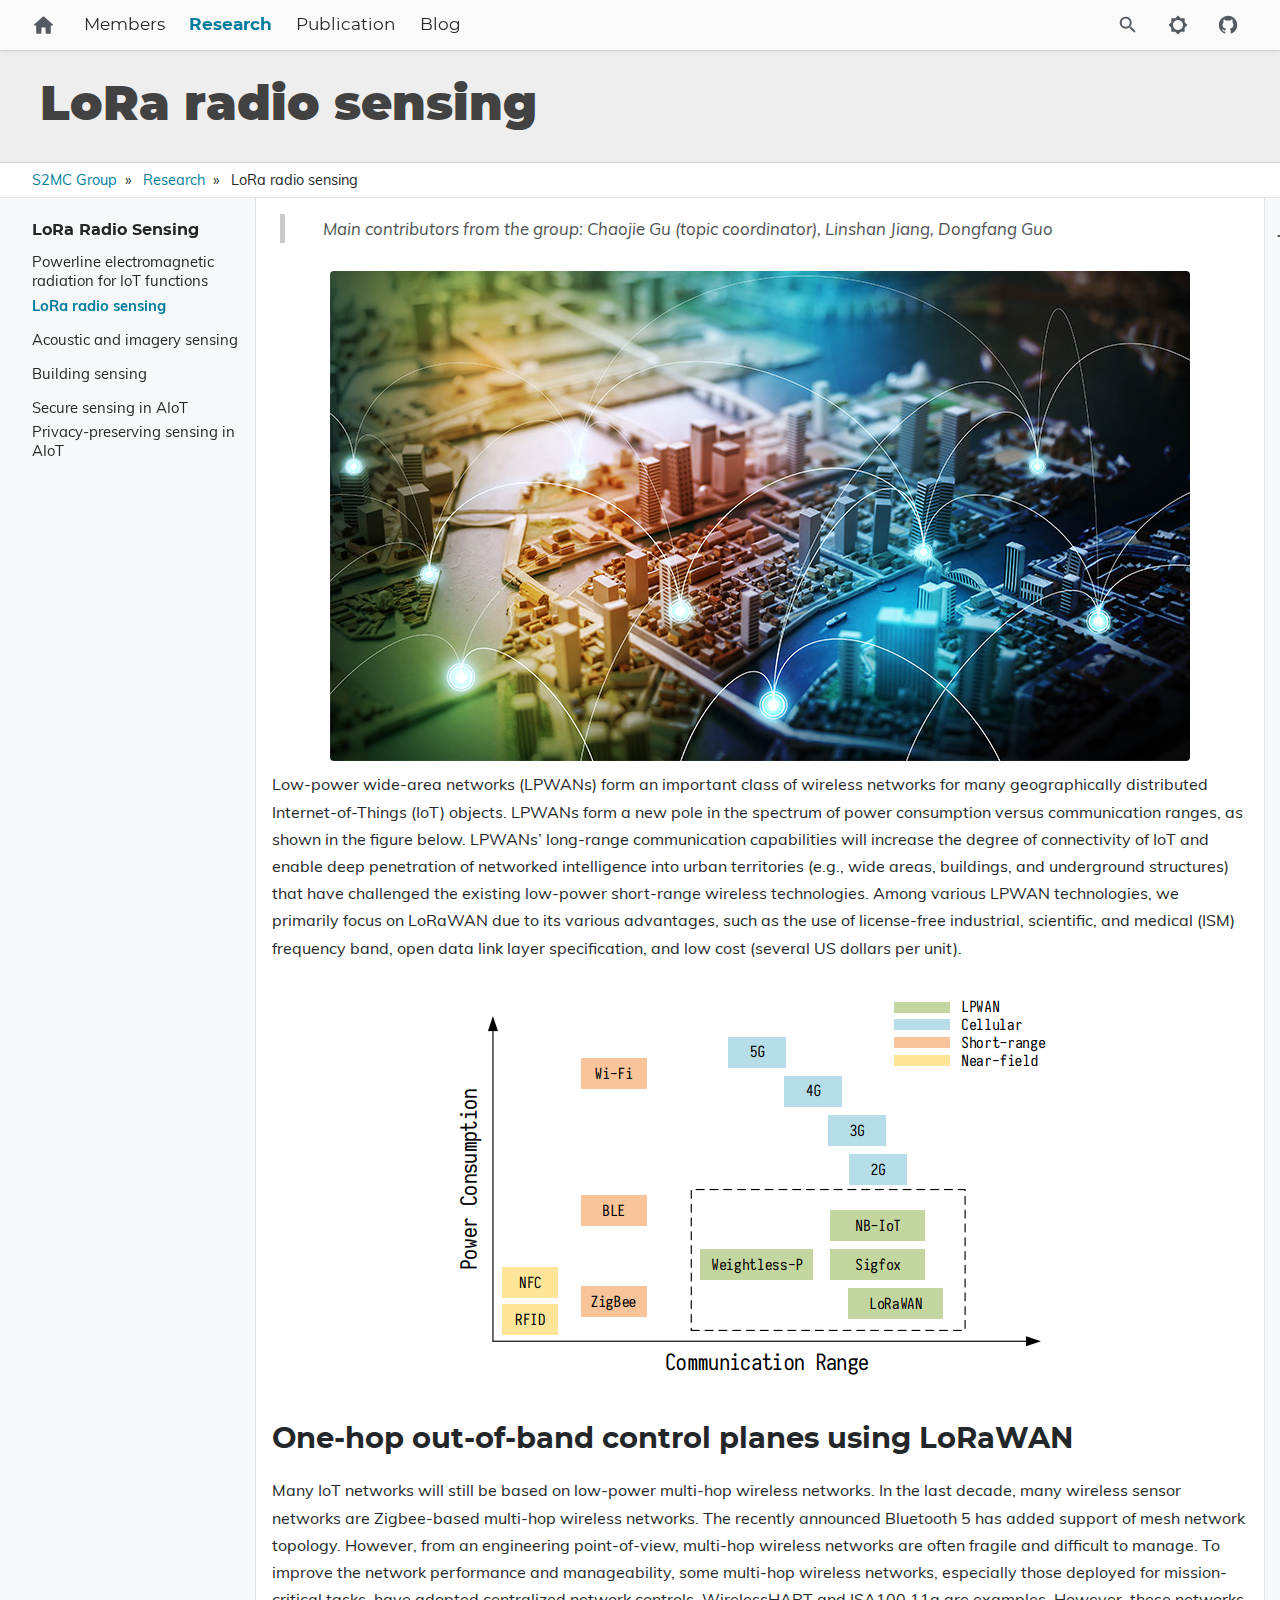
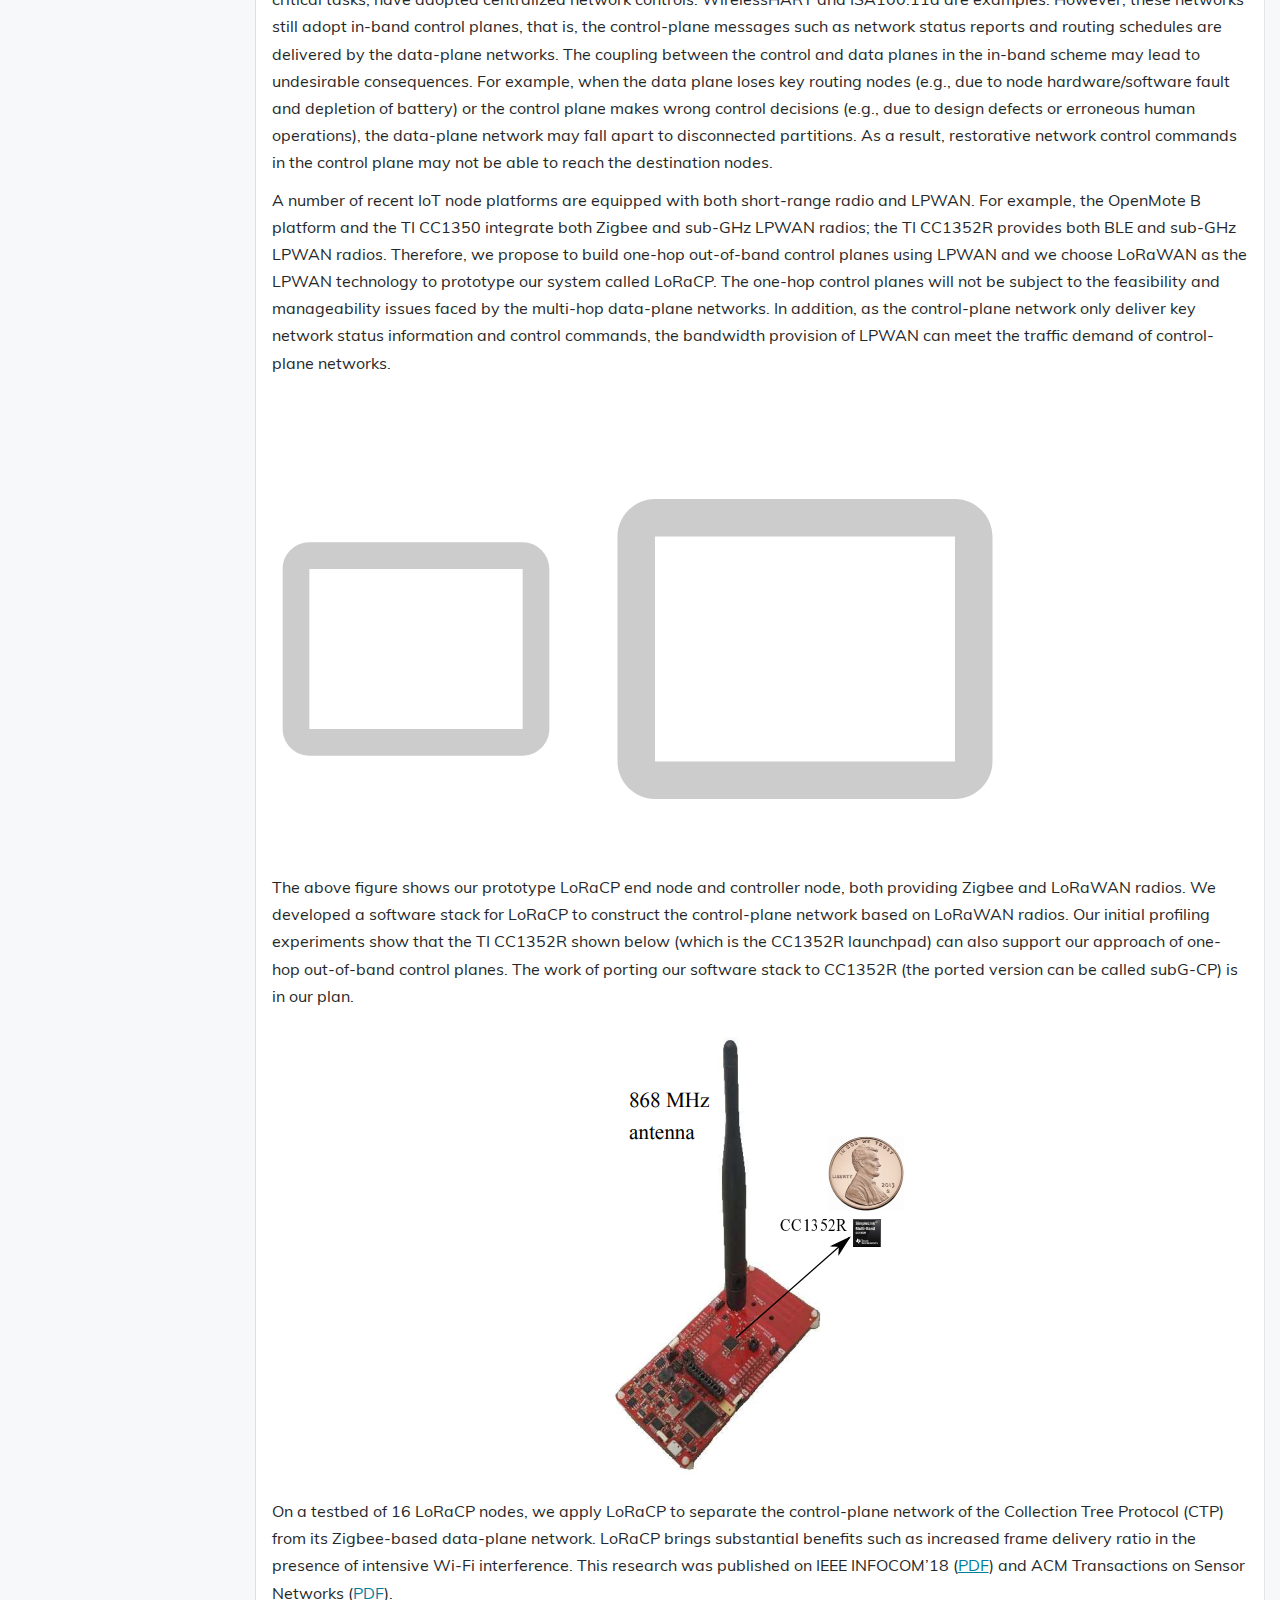
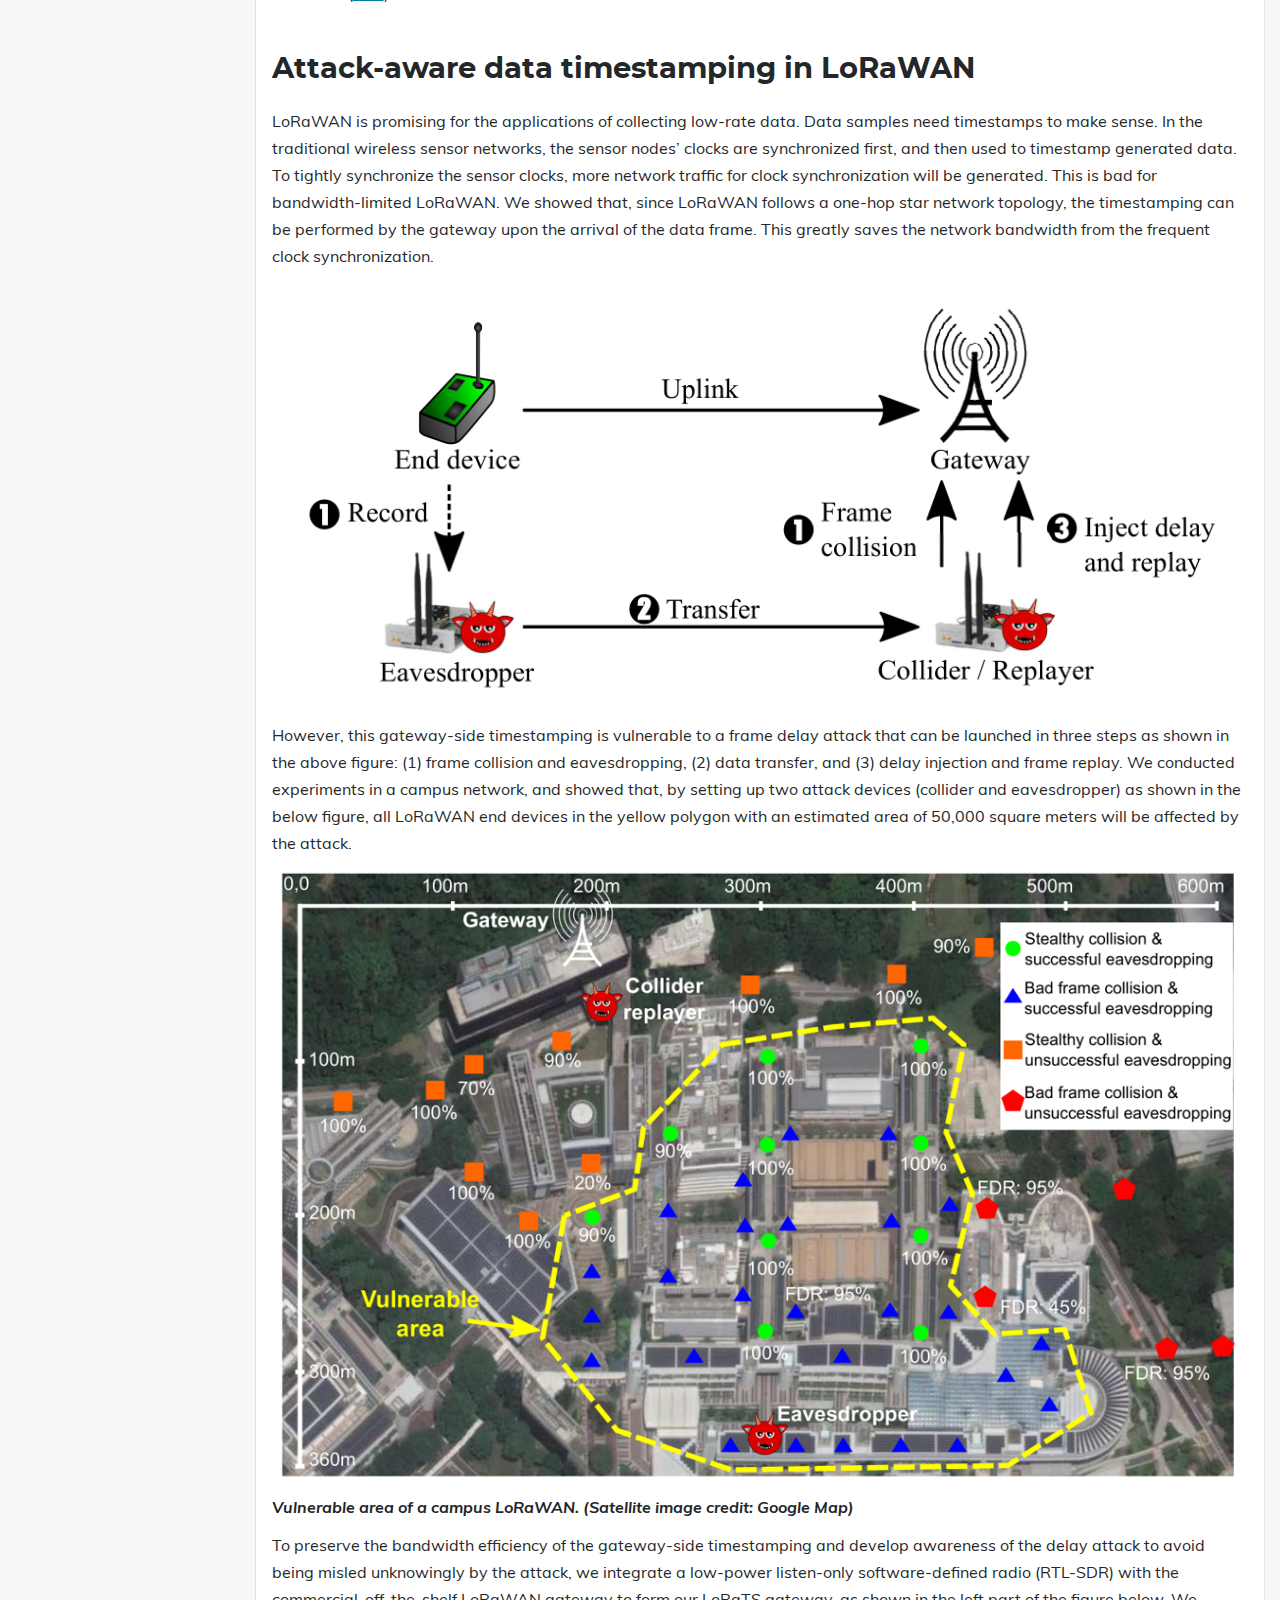
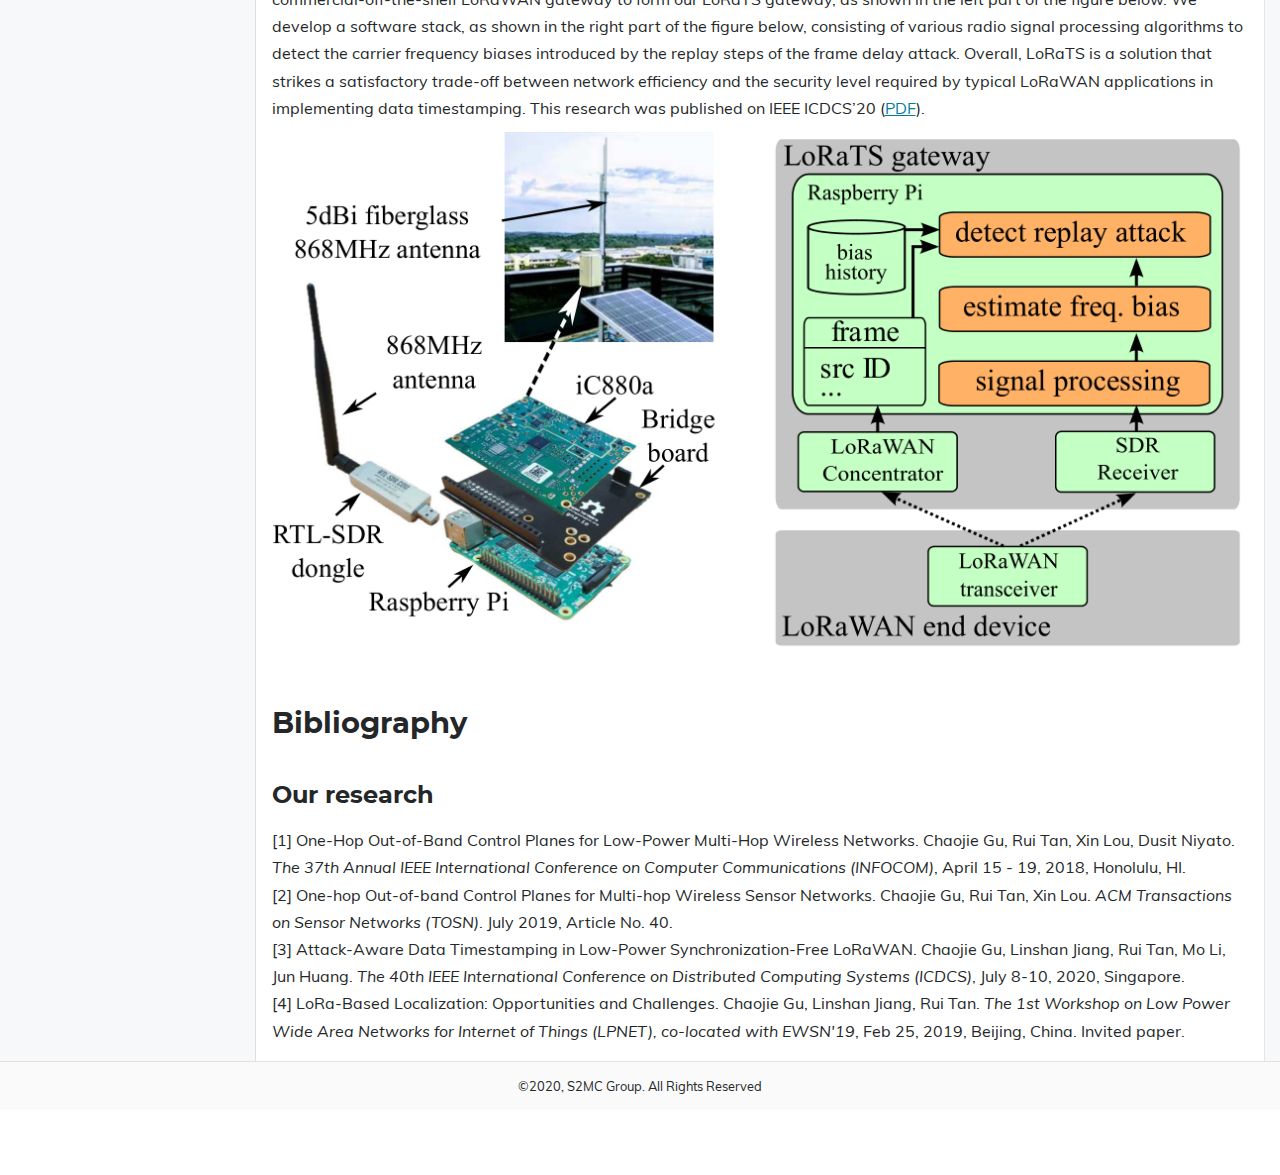
<file: research/lora/index.html>
<!DOCTYPE html>
<html lang="en" dir="ltr">

<head>
    <meta charset="utf-8">
    <meta name="viewport" content="width=device-width, initial-scale=1">
    <title>LoRa radio sensing – S2MC Group</title>
    


<script src="/js/enquire.min.dfb99dee1e029d51d6cfb672d847929890b1585402de17f5ed092edd72a688b4.js"></script>

<script defer src="/js/fuse.min.94c78ad70b02749822921660cf4e9f0b3701bc0680c421afb784a78228de0275.js"></script>

<script defer src="/js/lazysizes.min.31dd6a2d3a1ec0f78a8df007535cf23f03aeb5c70f026e6d6a19dac3b3acc340.js"></script>

<script defer src="/js/helper/getParents.min.1618c696be7c98933f9a92677f518b512a74e55bdbb976b09936b4182e93181b.js"></script>

<script defer src="/js/helper/fadeinout.min.93a331f96194789a542f33690bbe4f0c102c7e78ffc018217f5a1c33010bad91.js"></script>

<script>
  "use strict";

  
  var languagedir = JSON.parse("\"ltr\"");

  window.onload = function() {

    
    var toggleSidebarElem = document.getElementById("toggle-sidebar");
    var tocBodyElem = document.querySelector('.toc__body');
    var tocLabelElem = document.querySelector('.toc__label');
    var listMainElem = document.getElementById('list-main');
    var listSideElem = document.getElementById('list-side');
    var sliderIcons = document.querySelectorAll('.slider__icon');

    toggleSidebarElem ?
      toggleSidebarElem.addEventListener('change', function (e) {
        if (e.target.checked) {
          if (tocBodyElem) {
            fadeIn(tocBodyElem, 200);
          }
          if (tocLabelElem) {
            fadeIn(tocLabelElem, 200);
          }
          if (listMainElem && listSideElem) {
            listMainElem.className = 'm';
            listSideElem.className = 'r';
          }

          sliderIcons && sliderIcons.forEach(function (elem) {
            if (elem.classList.contains('hide')) {
              elem.classList.remove('hide');
            } else {
              elem.classList.add('hide');
            }
          });

        } else {
          if (tocBodyElem) {
            fadeOut(tocBodyElem, 200);
          }
          if (tocLabelElem) {
            fadeOut(tocLabelElem, 200);
          }
          if (listMainElem && listSideElem) {
            listMainElem.className = 'mr';
            listSideElem.className = 'hide';
          }

          sliderIcons && sliderIcons.forEach(function (elem) {
            if (elem.classList.contains('hide')) {
              elem.classList.remove('hide');
            } else {
              elem.classList.add('hide');
            }
          });
        }
      }) : null;
    

    
    var navCollapseBtn = document.getElementById('navCollapseBtn');
    navCollapseBtn ? navCollapseBtn.addEventListener('click', function(e) {
      var navCollapse = document.querySelector('.navbar__collapse');
      
      if (navCollapse) {
        var dataOpen = navCollapse.getAttribute('data-open');

        if (dataOpen === 'true') {
          navCollapse.setAttribute('data-open', 'false');
          navCollapse.style.maxHeight = 0;
        } else {
          navCollapse.setAttribute('data-open', 'true');
          navCollapse.style.maxHeight = navCollapse.scrollHeight + "px";
        }
      }
    }) : null;
    


    
    var expandBtn = document.querySelectorAll('.expand__button');

    for (let i = 0; i < expandBtn.length; i++) {
      expandBtn[i].addEventListener("click", function () {
        var content = this.nextElementSibling;
        if (content.style.maxHeight) {
          content.style.maxHeight = null;
          this.querySelector('svg').classList.add('expand-icon__right');
          this.querySelector('svg').classList.remove('expand-icon__down');
        } else {
          content.style.maxHeight = content.scrollHeight + "px";
          this.querySelector('svg').classList.remove('expand-icon__right');
          this.querySelector('svg').classList.add('expand-icon__down');
        }
      });
    }
    

    
    
    var root = document.getElementById('root');
    var toggleToLightBtn = document.getElementById('toggleToLight');
    var toggleToDarkBtn = document.getElementById('toggleToDark');

    toggleToDark.onclick = function(e) {
      root.className = 'theme__dark';
      localStorage.setItem('theme', 'dark');
      toggleToLightBtn.className = 'navbar__icons--icon';
      toggleToDarkBtn.className = 'hide';
    }

    toggleToLight.onclick = function (e) {
      root.className = 'theme__light';
      localStorage.setItem('theme', 'light');
      toggleToLightBtn.className = 'hide';
      toggleToDarkBtn.className = 'navbar__icons--icon';
    }


    
    document.querySelectorAll('.menu__list').forEach(function(elem) {
      if (elem.classList.contains('active')) {
        elem.style.maxHeight = elem.scrollHeight + "px"; 
      }
    });
    
    document.querySelectorAll('.menu__title--collapse').forEach(function(elem) {
      elem.addEventListener('click', function (e) {
        var content = this.nextElementSibling;
        var menuTitleIcon = this.querySelector('.menu__title--icon');
        if (!content) {
          return null;
        }

        var parent = elem.parentNode;
        while (parent.classList.contains('menu__list') && parent.classList.contains('active')) {
          console.log('parent');
          parent.style.maxHeight = 100 * parent.children.length + "px";
          parent = parent.parentNode;
        }

        if (content.style.maxHeight) {
          console.log('null');
          content.style.maxHeight = null;
          content.classList.remove('active');
          menuTitleIcon.classList.add('right');
          
          if (languagedir === 'rtl') {
            menuTitleIcon.classList.remove('downrtl');
          } else {
            menuTitleIcon.classList.remove('down');
          }
        } else {
          console.log('scrollHeight');
          content.style.maxHeight = content.scrollHeight + "px";
          content.classList.add('active');
          menuTitleIcon.classList.remove('right');
          
          if (languagedir === 'rtl') {
            menuTitleIcon.classList.add('downrtl');
          } else {
            menuTitleIcon.classList.add('down');
          }
        }
      });
    });
    


    
    var mobileLogo = document.getElementById('mobileLogo');
    var modal = document.getElementById("myModal");
    var drawer = document.getElementById('myDrawer');
    var drawerCloseBtn = document.querySelector('.drawer__close');

    var openDrawer = function() {
      modal.style.opacity = 1;

      if (languagedir === 'rtl') {
        modal.style.right = 0;
        drawer.style.right = 0;
      } else {
        modal.style.left = 0;
        drawer.style.left = 0;
      }
    }

    var closeDrawer = function() {
      modal.style.opacity = 0;

      if (languagedir === 'rtl') {
        drawer.style.right = '-100%';
      } else {
        drawer.style.left = '-100%';
      }

      
      setTimeout(function () {
        if (languagedir === 'rtl') {
          modal.style.right = '-100%';
        } else {
          modal.style.left = '-100%';
        }
      }, 250);
    }

    mobileLogo.onclick = function () {
      openDrawer();
      localStorage.setItem('isDrawerOpen', 'true');
    }

    modal.onclick = function () {
      closeDrawer();
      localStorage.setItem('isDrawerOpen', 'false');
    }

    drawerCloseBtn.onclick = function () {
      closeDrawer();
      localStorage.setItem('isDrawerOpen', 'false');
    }
  


  
    var lastScrollTop = window.pageYOffset || document.documentElement.scrollTop;
    var tocElem = document.querySelector('.toc');
    var tableOfContentsElem = tocElem ? tocElem.querySelector('#TableOfContents') : null;
    var singleContentsElem = document.querySelector('.single__contents');
    var dataBGImgs = document.querySelectorAll('div[data-bgimg]');

    
    var tocLevels = JSON.parse("null");

    if (tocLevels) {
      tocLevels = tocLevels.toString();
    } else {
      tocLevels = "h1, h2, h3, h4, h5, h6";
    }

    
    var isLandingBgImg = JSON.parse("null");
    
    var isHome = JSON.parse("false");

    function setNavbarBG(scrollTop) {
      if (isHome && isLandingBgImg && Object.keys(isLandingBgImg).length) {
        if (isLandingBgImg.height <= scrollTop) {
          dataBGImgs.forEach(function(elem) {
            elem.setAttribute('data-bgimg', 'false');
          });
        } else {
          dataBGImgs.forEach(function (elem) {
            elem.setAttribute('data-bgimg', 'true');
          });
        }
      }
    }
    setNavbarBG(lastScrollTop);

    window.onscroll = function () {
      var st = window.pageYOffset || document.documentElement.scrollTop;
      if (st > lastScrollTop) { 
        singleContentsElem ? 
        singleContentsElem.querySelectorAll(tocLevels.toString()).forEach(function(elem) {
          if (document.documentElement.scrollTop >= elem.offsetTop) {
            if (tableOfContentsElem) {
              var id = elem.getAttribute('id');
              tocElem.querySelectorAll('a').forEach(function (elem) {
                elem.classList.remove('active');
              });
              tocElem.querySelector('a[href="#' + id + '"]') ? 
              tocElem.querySelector('a[href="#' + id + '"]').classList.add('active') : null;
            }
          }
        }) : null;
        setNavbarBG(st);
      } else { 
        singleContentsElem ? 
        singleContentsElem.querySelectorAll(tocLevels.toString()).forEach(function(elem) {
          if (document.documentElement.scrollTop >= elem.offsetTop) {
            if (tableOfContentsElem) {
              var id = elem.getAttribute('id');
              tocElem.querySelectorAll('a').forEach(function (elem) {
                elem.classList.remove('active');
              });
              tocElem.querySelector('a[href="#' + id + '"]') ? 
              tocElem.querySelector('a[href="#' + id + '"]').classList.add('active') : null;
            }
          }
        }) : null;
        setNavbarBG(st);
      }
      lastScrollTop = st <= 0 ? 0 : st;
    };
    



    
    var mobileSearchInputElem = document.querySelector('#search-mobile');
    var mobileSearchClassElem = document.querySelector('.mobile-search');
    var mobileSearchBtnElem = document.querySelector('#mobileSearchBtn');
    var mobileSearchCloseBtnElem = document.querySelector('#search-mobile-close');
    var mobileSearchContainer = document.querySelector('#search-mobile-container');
    var mobileSearchResultsElem = document.querySelector('#search-mobile-results');
    var htmlElem = document.querySelector('html');

    if (mobileSearchClassElem) {
      mobileSearchClassElem.style.display = 'none';
    }

    mobileSearchBtnElem ? 
    mobileSearchBtnElem.addEventListener('click', function () {
      if (mobileSearchContainer) {
        mobileSearchContainer.style.display = 'block';
      }

      if (mobileSearchInputElem) {
        mobileSearchInputElem.focus();
      }

      if (htmlElem) {
        htmlElem.style.overflowY = 'hidden';
      }
    }) : null;

    mobileSearchCloseBtnElem ? 
    mobileSearchCloseBtnElem.addEventListener('click', function() {
      if (mobileSearchContainer) {
        mobileSearchContainer.style.display = 'none';
      }

      if (mobileSearchInputElem) {
        mobileSearchInputElem.value = '';
      }
      
      if (mobileSearchResultsElem) {
        while (mobileSearchResultsElem.firstChild) {
          mobileSearchResultsElem.removeChild(mobileSearchResultsElem.firstChild);
        }
      }

      if (htmlElem) {
        htmlElem.style.overflowY = 'visible';
      }
    }) : null;

    mobileSearchInputElem ? 
    mobileSearchInputElem.addEventListener('keydown', function(e) {
      if (e.key === 'Escape') {
        if (mobileSearchContainer) {
          mobileSearchContainer.style.display = 'none';
        }
        
        if (mobileSearchInputElem) {
          mobileSearchInputElem.value = '';
        }

        if (mobileSearchResultsElem) {
          while (mobileSearchResultsElem.firstChild) {
            mobileSearchResultsElem.removeChild(mobileSearchResultsElem.firstChild);
          }
        }
        if (htmlElem) {
          htmlElem.style.overflowY = 'visible';
        }
      }
    }) : null;
  


  
    var localTheme = localStorage.getItem('theme');
    var rootEleme = document.getElementById('root');
    var selectThemeElem = document.querySelectorAll('.select-theme');
    var selectThemeItemElem = document.querySelectorAll('.select-theme__item');
    
    if (localTheme) {
      selectThemeItemElem ? 
      selectThemeItemElem.forEach(function (elem) {
        if (elem.text.trim() === localTheme) {
          elem.classList.add('is-active');
        } else {
          elem.classList.remove('is-active');
        }
      }) : null;
    }

    selectThemeItemElem ? 
    selectThemeItemElem.forEach(function (v, i) {
      v.addEventListener('click', function (e) {
        var selectedThemeVariant = e.target.text.trim();
        localStorage.setItem('theme', selectedThemeVariant);

        rootEleme.removeAttribute('class');
        rootEleme.classList.add(`theme__${selectedThemeVariant}`);
        selectThemeElem.forEach(function(rootElem) {
          rootElem.querySelectorAll('a').forEach(function (elem) {
            if (elem.classList) {
              if (elem.text.trim() === selectedThemeVariant) {
                if (!elem.classList.contains('is-active')) {
                  elem.classList.add('is-active');
                }
              } else {
                if (elem.classList.contains('is-active')) {
                  elem.classList.remove('is-active');
                }
              }
            }
          });
        });

        if (window.mermaid) {
          if (selectedThemeVariant === "dark" || selectedThemeVariant === "hacker") {
            mermaid.initialize({ theme: 'dark' });
            location.reload();
          } else {
            mermaid.initialize({ theme: 'default' });
            location.reload();
          }
        }

        var utterances = document.querySelector('iframe');
        if (utterances) {
          utterances.contentWindow.postMessage({
            type: 'set-theme',
            theme: selectedThemeVariant === "dark" || selectedThemeVariant === "hacker" ? 'photon-dark' : selectedThemeVariant === 'kimbie' ? 'github-dark-orange' : 'github-light',
          }, 'https://utteranc.es');
        }
      });
    }) : null;
  


  
    
    var searchURL = JSON.parse("\"https://ntuiot.xyz/\"");
    var searchResults = null;
    var searchMenu = null;
    var searchText = null;
    
    
    var enableSearchHighlight = JSON.parse("true");
    
    var enableSearch = JSON.parse("true");

    var fuse = null;

    if (enableSearch) {
      (function initFuse() {
        var xhr = new XMLHttpRequest();
        xhr.open('GET', searchURL + "index.json");
        xhr.setRequestHeader('Content-Type', 'application/json; charset=utf-8');
        xhr.onload = function () {
          if (xhr.status === 200) {
            fuse = new Fuse(JSON.parse(xhr.response.toString('utf-8')), {
              keys: ['title', 'description', 'content'],
              includeMatches: enableSearchHighlight,
              shouldSort: true,
              threshold: 0.4,
              location: 0,
              distance: 100,
              maxPatternLength: 32,
              minMatchCharLength: 1,
            });
          }
          else {
            console.error(`[${xhr.status}]Error:`, xhr.statusText);
          }
        };
        xhr.send();
      })();
    }
    
    function makeLi(ulElem, obj) {
      var li = document.createElement('li');
      li.className = 'search-result__item';
      
      var a = document.createElement('a');
      a.innerHTML = obj.title;
      a.setAttribute('class', 'search-result__item--title');
      a.setAttribute('href', obj.permalink);

      var descDiv = document.createElement('div');
      descDiv.setAttribute('class', 'search-result__item--desc');
      if (obj.description) {
        descDiv.innerHTML = obj.description;
      } else if (obj.content) {
        descDiv.innerHTML = obj.content.substring(0, 80);
      }
      
      li.appendChild(a);
      li.appendChild(descDiv);
      ulElem.appendChild(li);
    }

    function makeHighlightLi(ulElem, obj) {
      var li = document.createElement('li');
      li.className = 'search-result__item';
      var descDiv = null;

      var a = document.createElement('a');
      a.innerHTML = obj.item.title;
      a.setAttribute('class', 'search-result__item--title');
      a.setAttribute('href', obj.item.uri);

      if (obj.matches && obj.matches.length) {
        for (var i = 0; i < obj.matches.length; i++) {
          if ('title' === obj.matches[i].key) {
            a = document.createElement('a');
            a.innerHTML = generateHighlightedText(obj.matches[i].value, obj.matches[i].indices);
            a.setAttribute('class', 'search-result__item--title');
            a.setAttribute('href', obj.item.uri);
          }
          
          if ('description' === obj.matches[i].key) {
            descDiv = document.createElement('div');
            descDiv.setAttribute('class', 'search-result__item--desc');
            descDiv.innerHTML = generateHighlightedText(obj.item.description, obj.matches[i].indices);
          } else if ('content' === obj.matches[i].key) {
            if (!descDiv) {
              descDiv = document.createElement('div');
              descDiv.setAttribute('class', 'search-result__item--desc');
              descDiv.innerHTML = generateHighlightedText(obj.item.content.substring(0, 80), obj.matches[i].indices);
            }
          } else {
            if (obj.item.description) {
              descDiv = document.createElement('div');
              descDiv.setAttribute('class', 'search-result__item--desc');
              descDiv.innerHTML = obj.item.description;
            } else {
              descDiv = document.createElement('div');
              descDiv.setAttribute('class', 'search-result__item--desc');
              descDiv.innerHTML = obj.item.content.substring(0, 80);
            }
          }
        }

        li.appendChild(a);
        if (descDiv) {
          li.appendChild(descDiv);
        }
        if (li) {
          ulElem.appendChild(li);
        }
      }
    }

    function renderSearchResults(searchText, results) {
      searchResults = document.getElementById('search-results');
      searchMenu = document.getElementById('search-menu');
      searchResults.setAttribute('class', 'dd is-active');
      
      var ul = document.createElement('ul');
      ul.setAttribute('class', 'dd-content search-content');

      if (results.length) {
        results.forEach(function (result) {
          var li = document.createElement('li');
          var a = document.createElement('a');
          a.setAttribute('href', result.uri);
          a.setAttribute('class', 'dd-item');
          a.appendChild(li);

          var titleDiv = document.createElement('div');
          titleDiv.innerHTML = result.title;
          titleDiv.setAttribute('class', 'search-result__item--title');

          var descDiv = document.createElement('div');
          descDiv.setAttribute('class', 'search-result__item--desc');
          if (result.description) {
            descDiv.innerHTML = result.description;
          } else if (result.content) {
            descDiv.innerHTML = result.content.substring(0, 80);
          }

          li.appendChild(titleDiv);
          li.appendChild(descDiv);
          ul.appendChild(a);
        });
      } else {
        var li = document.createElement('li');
        li.setAttribute('class', 'dd-item');
        li.innerText = 'No results found';
        ul.appendChild(li);
      }

      while (searchMenu.hasChildNodes()) {
        searchMenu.removeChild(
          searchMenu.lastChild
        );
      }
      
      searchMenu.appendChild(ul);
    }

    function renderSearchHighlightResults(searchText, results) {
      searchResults = document.getElementById('search-results');
      searchMenu = document.getElementById('search-menu');
      searchResults.setAttribute('class', 'dd is-active');

      var ul = document.createElement('ul');
      ul.setAttribute('class', 'dd-content search-content');

      if (results.length) {
        results.forEach(function (result) {
          var li = document.createElement('li');
          var a = document.createElement('a');
          var descDiv = null;

          a.setAttribute('href', result.item.uri);
          a.setAttribute('class', 'dd-item');
          a.appendChild(li);

          var titleDiv = document.createElement('div');
          titleDiv.innerHTML = result.item.title;
          titleDiv.setAttribute('class', 'search-result__item--title');
          
          if (result.matches && result.matches.length) {
            for (var i = 0; i < result.matches.length; i++) {
              if ('title' === result.matches[i].key) {
                titleDiv.innerHTML = generateHighlightedText(result.matches[i].value, result.matches[i].indices);
              }

              if ('description' === result.matches[i].key) {
                descDiv = document.createElement('div');
                descDiv.setAttribute('class', 'search-result__item--desc');
                descDiv.innerHTML = generateHighlightedText(result.item.description, result.matches[i].indices);
              } else if ('content' === result.matches[i].key) {
                if (!descDiv) {
                  descDiv = document.createElement('div');
                  descDiv.setAttribute('class', 'search-result__item--desc');
                  descDiv.innerHTML = generateHighlightedText(result.item.content.substring(0, 80), result.matches[i].indices);
                }
              } else {
                if (result.item.description) {
                  descDiv = document.createElement('div');
                  descDiv.setAttribute('class', 'search-result__item--desc');
                  descDiv.innerHTML = result.item.description;
                } else {
                  descDiv = document.createElement('div');
                  descDiv.setAttribute('class', 'search-result__item--desc');
                  descDiv.innerHTML = result.item.content.substring(0, 80);
                }
              }
            }
            
            li.appendChild(titleDiv);
            if (descDiv) {
              li.appendChild(descDiv);
            }
            ul.appendChild(a);
          }
        });
      } else {
        var li = document.createElement('li');
        li.setAttribute('class', 'dd-item');
        li.innerText = 'No results found';
        ul.appendChild(li);
      }

      while (searchMenu.hasChildNodes()) {
        searchMenu.removeChild(
          searchMenu.lastChild
        );
      }
      searchMenu.appendChild(ul);
    }

    function renderSearchResultsMobile(searchText, results) {
      searchResults = document.getElementById('search-mobile-results');

      var content = document.createElement('div');
      content.setAttribute('class', 'mobile-search__content');

      if (results.length > 0) {
        results.forEach(function (result) {
          var item = document.createElement('a');
          item.setAttribute('href', result.uri);
          item.innerHTML = '<div class="mobile-search__item"><div class="mobile-search__item--title">📄 ' + result.title + '</div><div class="mobile-search__item--desc">' + (result.description ? result.description : result.content) + '</div></div>';
          content.appendChild(item);
        });
      } else {
        var item = document.createElement('span');
        content.appendChild(item);
      }

      let wrap = document.getElementById('search-mobile-results');
      while (wrap.firstChild) {
        wrap.removeChild(wrap.firstChild)
      }
      searchResults.appendChild(content);      
    }

    function renderSearchHighlightResultsMobile(searchText, results) {
      searchResults = document.getElementById('search-mobile-results');

      var ul = document.createElement('div');
      ul.setAttribute('class', 'mobile-search__content');

      if (results.length) {
        results.forEach(function (result) {
          var li = document.createElement('li');
          var a = document.createElement('a');
          var descDiv = null;

          a.setAttribute('href', result.item.uri);
          a.appendChild(li);
          li.setAttribute('class', 'mobile-search__item');

          var titleDiv = document.createElement('div');
          titleDiv.innerHTML = result.item.title;
          titleDiv.setAttribute('class', 'mobile-search__item--title');
          
          if (result.matches && result.matches.length) {
            for (var i = 0; i < result.matches.length; i++) {
              if ('title' === result.matches[i].key) {
                titleDiv.innerHTML = generateHighlightedText(result.matches[i].value, result.matches[i].indices);
              }

              if ('description' === result.matches[i].key) {
                descDiv = document.createElement('div');
                descDiv.setAttribute('class', 'mobile-search__item--desc');
                descDiv.innerHTML = generateHighlightedText(result.item.description, result.matches[i].indices);
              } else if ('content' === result.matches[i].key) {
                if (!descDiv) {
                  descDiv = document.createElement('div');
                  descDiv.setAttribute('class', 'mobile-search__item--desc');
                  descDiv.innerHTML = generateHighlightedText(result.item.content.substring(0, 150), result.matches[i].indices);
                }
              } else {
                if (result.item.description) {
                  descDiv = document.createElement('div');
                  descDiv.setAttribute('class', 'mobile-search__item--desc');
                  descDiv.innerHTML = result.item.description;
                } else {
                  descDiv = document.createElement('div');
                  descDiv.setAttribute('class', 'mobile-search__item--desc');
                  descDiv.innerHTML = result.item.content.substring(0, 150);
                }
              }
            }
            
            li.appendChild(titleDiv);
            if (descDiv) {
              li.appendChild(descDiv);
            }
            ul.appendChild(a);
          }
        });
      } else {
        var item = document.createElement('span');
        ul.appendChild(item);
      }

      let wrap = document.getElementById('search-mobile-results');
      while (wrap.firstChild) {
        wrap.removeChild(wrap.firstChild)
      }
      searchResults.appendChild(ul);
    }

    function generateHighlightedText(text, regions) {
      if (!regions) {
        return text;
      }

      var content = '', nextUnhighlightedRegionStartingIndex = 0;

      regions.forEach(function(region) {
        if (region[0] === region[1]) {
          return null;
        }
        
        content += '' +
          text.substring(nextUnhighlightedRegionStartingIndex, region[0]) +
          '<span class="search__highlight">' +
            text.substring(region[0], region[1] + 1) +
          '</span>' +
        '';
        nextUnhighlightedRegionStartingIndex = region[1] + 1;
      });

      content += text.substring(nextUnhighlightedRegionStartingIndex);

      return content;
    };

    var searchElem = document.getElementById('search');
    var searchMobile = document.getElementById('search-mobile');
    var searchResultsContainer = document.getElementById('search-results');

    searchElem ? 
    searchElem.addEventListener('input', function(e) {
      if (!e.target.value | window.innerWidth < 770) {
        searchResultsContainer ? searchResultsContainer.setAttribute('class', 'dd') : null;
        return null;
      }

      searchText = e.target.value;
      var results = fuse.search(e.target.value);

      if (enableSearchHighlight) {
        renderSearchHighlightResults(searchText, results);
      } else {
        renderSearchResults(searchText, results);
      }

      var dropdownItems = searchResultsContainer.querySelectorAll('.dd-item');
      dropdownItems ? dropdownItems.forEach(function (item) {
        item.addEventListener('mousedown', function (e) {
          console.log('mousedown');
          e.target.click();
        });
      }) : null;
    }) : null;

    searchElem ? 
    searchElem.addEventListener('blur', function() {
      if (window.innerWidth < 770) {
        return null;
      }
      searchResultsContainer ? searchResultsContainer.setAttribute('class', 'dd') : null;
    }) : null;

    searchElem ? 
    searchElem.addEventListener('click', function(e) {
      if (window.innerWidth < 770) {
        return null;
      }
      if (!e.target.value) {
        searchResultsContainer ? searchResultsContainer.setAttribute('class', 'dd') : null;
        return null;
      }

      searchText = e.target.value;
      var results = fuse.search(e.target.value);

      if (enableSearchHighlight) {
        renderSearchHighlightResults(searchText, results);
      } else {
        renderSearchResults(searchText, results);
      }

      var dropdownItems = searchResultsContainer.querySelectorAll('.dd-item');
      dropdownItems ? dropdownItems.forEach(function (item) {
        item.addEventListener('mousedown', function (e) {
          console.log('mousedown');
          e.target.click();
        });
      }) : null;
    }) : null;

    var searchMenuElem = document.getElementById("search-menu");
    var activeItem = document.querySelector('#search-menu .dd-item.is-active');
    var activeIndex = null;
    var items = null;
    var searchContainerMaxHeight = 350;

    searchElem ? 
    searchElem.addEventListener('keydown', function(e) {
      if (window.innerWidth < 770) {
        return null;
      }

      var items = document.querySelectorAll('#search-menu .dd-item');
      
      if (e.key === 'ArrowDown') {
        if (activeIndex === null) {
          activeIndex = 0;
          items[activeIndex].classList.remove('is-active');
        } else {
          items[activeIndex].classList.remove('is-active');
          activeIndex = activeIndex === items.length - 1 ? 0 : activeIndex + 1;
        }
        items[activeIndex].classList.add('is-active');

        let overflowedPixel = items[activeIndex].offsetTop + items[activeIndex].clientHeight - searchContainerMaxHeight;
        if (overflowedPixel > 0) {
          document.querySelector(".search-content").scrollTop += items[activeIndex].getBoundingClientRect().height;
        } else if (activeIndex === 0) {
          document.querySelector(".search-content").scrollTop = 0;
        }
      } else if (e.key === 'ArrowUp') {
        if (activeIndex === null) {
          activeIndex = items.length - 1;
          items[activeIndex].classList.remove('is-active');
        } else {
          items[activeIndex].classList.remove('is-active');
          activeIndex = activeIndex === 0 ? items.length - 1 : activeIndex - 1;
        }
        items[activeIndex].classList.add('is-active');
        
        let overflowedPixel = items[activeIndex].offsetTop + items[activeIndex].clientHeight - searchContainerMaxHeight;
        if (overflowedPixel < 0) {
          document.querySelector(".search-content").scrollTop -= items[activeIndex].getBoundingClientRect().height;
        } else {
          document.querySelector(".search-content").scrollTop = overflowedPixel + items[activeIndex].getBoundingClientRect().height;
        }
      } else if (e.key === 'Enter') {
        var currentItemLink = items[activeIndex].getAttribute('href');
        if (currentItemLink) {
          location.href = currentItemLink;
        }
      } else if (e.key === 'Escape') {
        e.target.value = null;
        if (searchResults) {
          searchResults.classList.remove('is-active');
        }
      }
    }) : null;

    searchMobile ? 
    searchMobile.addEventListener('input', function(e) {
      if (!e.target.value) {
        let wrap = document.getElementById('search-mobile-results');
        while (wrap.firstChild) {
          wrap.removeChild(wrap.firstChild);
        }
        return null;
      }

      searchText = e.target.value;
      var results = fuse.search(e.target.value);
      
      if (enableSearchHighlight) {
        renderSearchHighlightResultsMobile(searchText, results);
      } else {
        renderSearchResultsMobile(searchText, results);
      }

      var dropdownItems = searchResultsContainer.querySelectorAll('.dd-item');
      dropdownItems ? dropdownItems.forEach(function (item) {
        item.addEventListener('mousedown', function (e) {
          console.log('mousedown');
          e.target.click();
        });
      }) : null;
    }) : null;
  
  }
</script>
    


<link rel="stylesheet" href="/css/main.min.css">


    <link rel="alternate" type="application/rss&#43;xml" title="RSS" href="https://ntuiot.xyz/research/lora/index.xml">
<meta name="description" content="" />
<meta name="keywords" content="">
<meta name="created" content="2020-04-14T14:09:21&#43;0900">
<meta name="modified" content="2020-04-14T14:09:21&#43;0900">


<meta property="og:site_name" content="S2MC Group">
<meta property="og:title" content="LoRa radio sensing">
<meta property="og:url" content="https://ntuiot.xyz/research/lora/">
<meta property="og:type" content="website">

<meta name="generator" content="Hugo 0.74.3" />
<meta name="msapplication-TileColor" content="#ffffff">
<meta name="theme-color" content="#ffffff">
<link rel="canonical" href="https://ntuiot.xyz/research/lora/">
<link rel="manifest" href="/manifest.json">

  <link rel="apple-touch-icon" sizes="57x57" href="/favicon/apple-icon-57x57.png">
  <link rel="apple-touch-icon" sizes="60x60" href="/favicon/apple-icon-60x60.png">
  <link rel="apple-touch-icon" sizes="72x72" href="/favicon/apple-icon-72x72.png">
  <link rel="apple-touch-icon" sizes="76x76" href="/favicon/apple-icon-76x76.png">
  <link rel="apple-touch-icon" sizes="114x114" href="/favicon/apple-icon-114x114.png">
  <link rel="apple-touch-icon" sizes="120x120" href="/favicon/apple-icon-120x120.png">
  <link rel="apple-touch-icon" sizes="144x144" href="/favicon/apple-icon-144x144.png">
  <link rel="apple-touch-icon" sizes="152x152" href="/favicon/apple-icon-152x152.png">
  <link rel="apple-touch-icon" sizes="180x180" href="/favicon/apple-icon-180x180.png">
  <link rel="icon" type="image/png" sizes="192x192" href="/favicon/android-icon-192x192.png">
  <link rel="icon" type="image/png" sizes="192x192" href="/favicon/android-icon-512x512.png">
  <link rel="icon" type="image/png" sizes="32x32" href="/favicon/favicon-32x32.png">
  <link rel="icon" type="image/png" sizes="96x96" href="/favicon/favicon-96x96.png">
  <link rel="icon" type="image/png" sizes="16x16" href="/favicon/favicon-16x16.png">
  <meta name="msapplication-TileColor" content="#ffffff">
  <meta name="msapplication-TileImage" content="/ms-icon-144x144.png">

    <script type="application/ld+json">
  {
    "@context": "https://schema.org",
    "@type": "WebPage",
    "url" : "https://ntuiot.xyz/research/lora/",
    "name": "LoRa radio sensing",
    "mainEntityOfPage": {
      "@type": "WebPage",
      "@id": "https://ntuiot.xyz/"
    },
    "publisher": {
      "@type": "Organization",
      "name": "S2MC Group",
      "url": "https://ntuiot.xyz/"
    }
  }
</script>

    

</head>

<body id="root" class="theme__light">
    <script>
        var localTheme = localStorage.getItem('theme');
        if (localTheme) {
            document.getElementById('root').className = `theme__${localTheme}`;
        }        
    </script>
    
    <div id="container">
        <div id="myDrawer" class="drawer" style="">
  <div class="drawer__header">
    <a href="/" class="drawer__header--text">
      S2MC Group
    </a>
    <div class="grow"></div>
    <div class="drawer__close">
      <svg xmlns="http://www.w3.org/2000/svg" width="22" height="22" viewBox="0 0 24 24"><path fill="none" d="M0 0h24v24H0V0z"/><path fill="currentColor" d="M18.3 5.71c-.39-.39-1.02-.39-1.41 0L12 10.59 7.11 5.7c-.39-.39-1.02-.39-1.41 0-.39.39-.39 1.02 0 1.41L10.59 12 5.7 16.89c-.39.39-.39 1.02 0 1.41.39.39 1.02.39 1.41 0L12 13.41l4.89 4.89c.39.39 1.02.39 1.41 0 .39-.39.39-1.02 0-1.41L13.41 12l4.89-4.89c.38-.38.38-1.02 0-1.4z"/></svg>
    </div>
  </div>

  <div class="drawer__body">
    <div class="menu">
  <h6 class="menu__label">
    
      LoRa radio sensing
    
  </h6>
  <ul>
    
    
      
  
  
  
  
  
  
  

  
  
  
  
  
  
  
  <li class="">
    <a href="https://ntuiot.xyz/research/powerline/"
      class="menu__title ">Powerline electromagnetic radiation for IoT functions</a>
  </li>
  

    
      
  
  
  
  
  
  
  

  
  
  
  
  
  
  
  <li class="active">
    <a href="https://ntuiot.xyz/research/lora/"
      class="menu__title active">LoRa radio sensing</a>
  </li>
  

    
      
  
  
  
  
  
  
  

  
  
  
  
  
  
  
  <li class="">
    <a href="https://ntuiot.xyz/research/acoustic_image/"
      class="menu__title ">Acoustic and imagery sensing</a>
  </li>
  

    
      
  
  
  
  
  
  
  

  
  
  
  
  
  
  
  <li class="">
    <a href="https://ntuiot.xyz/research/building/"
      class="menu__title ">Building sensing</a>
  </li>
  

    
      
  
  
  
  
  
  
  

  
  
  
  
  
  
  
  <li class="">
    <a href="https://ntuiot.xyz/research/secure/"
      class="menu__title ">Secure sensing in AIoT</a>
  </li>
  

    
      
  
  
  
  
  
  
  

  
  
  
  
  
  
  
  <li class="">
    <a href="https://ntuiot.xyz/research/privacy/"
      class="menu__title ">Privacy-preserving sensing in AIoT</a>
  </li>
  

    
  </ul>
</div>



<script>
  var menuTitle = document.querySelectorAll('.menu__title');
  var modal = document.getElementById("myModal");
  var drawer = document.getElementById('myDrawer');

  var closeDrawer = function () {
    setTimeout(function () {
      modal.style.opacity = 0;
      drawer.style.left = '-100%';
      modal.style.left = '-100%';
    }, 250);
  }

  menuTitle ? 
  menuTitle.forEach(function(elem) {
    elem.onclick = function() {
      closeDrawer();
      localStorage.setItem('isDrawerOpen', 'false');
    }
  }) : null;
</script>
  </div>
</div>
<div id="myModal" class="modal" style=""></div>

<script>
  var isDrawerOpen = localStorage.getItem('isDrawerOpen');
  var modal = document.getElementById("myModal");
  var drawer = document.getElementById('myDrawer');
  
  
  var languagedir = JSON.parse("\"ltr\"");

  var openDrawer = function () {
    modal.style.opacity = 1;
    
    if (languagedir === "rtl") {
      modal.style.right = 0;
      drawer.style.right = 0;
    } else {
      modal.style.left = 0;
      drawer.style.left = 0;
    }
  }

  if (isDrawerOpen && isDrawerOpen === 'true') {
    openDrawer();
  }
</script>
        
<nav class="nav">
  <div class="navbar__wrapper" data-bgimg="false">
    <div class="divider">
      <div class="navbar lmr">
        <div id="siteLogo" class="navbar__logo--wrapper">
  
    &nbsp;&nbsp;
  
  
    <a href="/" title="" rel="home" class="navbar__logo--text-link">
      <h6 class="navbar__logo--text" data-bgimg="false">S2MC Group</h6>
    </a>
  
</div>
        
        <div class="navbar__menu--wrapper">
          <div id="tabletLogo" class="hide">
  
    <a href="/" rel="home" class="navbar__logo--link">
      <div class="navbar__icons--icon">
        <svg xmlns="http://www.w3.org/2000/svg" width="25" height="25" viewBox="0 0 24 24"><path fill="none" d="M0 0h24v24H0V0z"/><path fill="currentColor" d="M10 19v-5h4v5c0 .55.45 1 1 1h3c.55 0 1-.45 1-1v-7h1.7c.46 0 .68-.57.33-.87L12.67 3.6c-.38-.34-.96-.34-1.34 0l-8.36 7.53c-.34.3-.13.87.33.87H5v7c0 .55.45 1 1 1h3c.55 0 1-.45 1-1z"/></svg>
      </div>
    </a>
  
</div>
          <div id="mobileLogo" class="hide">
  <a href="#" class="navbar__logo--link">
    <div class="navbar__icons--icon">
      <svg xmlns="http://www.w3.org/2000/svg" width="25" height="25" viewBox="0 0 24 24"><path fill="none" d="M0 0h24v24H0V0z"/><path fill="currentColor" d="M4 18h16c.55 0 1-.45 1-1s-.45-1-1-1H4c-.55 0-1 .45-1 1s.45 1 1 1zm0-5h16c.55 0 1-.45 1-1s-.45-1-1-1H4c-.55 0-1 .45-1 1s.45 1 1 1zM3 7c0 .55.45 1 1 1h16c.55 0 1-.45 1-1s-.45-1-1-1H4c-.55 0-1 .45-1 1z"/></svg>
    </div>
  </a>
</div>
          <span id="navMenuMobile" class="hide">
  <button id="navCollapseBtn" class="navbar__dropdown--title" aria-label="Section Menu" data-dir="ltr">
    
      research
    
    <svg xmlns="http://www.w3.org/2000/svg" width="20" height="20" viewBox="0 0 24 24"><path fill="currentColor" d="M8.12 9.29L12 13.17l3.88-3.88c.39-.39 1.02-.39 1.41 0 .39.39.39 1.02 0 1.41l-4.59 4.59c-.39.39-1.02.39-1.41 0L6.7 10.7c-.39-.39-.39-1.02 0-1.41.39-.38 1.03-.39 1.42 0z"/></svg>
  </button>
  <div class="navbar__collapse" data-open="false">
  <ul>
    

  
  
  
  
  <li class="navbar__menu--mobile-item ">
    <a href="/member" class="">Members</a>
  </li>

  
  
  
  
  <li class="navbar__menu--mobile-item active">
    <a href="/research" class="active">Research</a>
  </li>

  
  
  
  
  <li class="navbar__menu--mobile-item ">
    <a href="/publication" class="">Publication</a>
  </li>

  
  
  
  
  <li class="navbar__menu--mobile-item ">
    <a href="/blog" class="">Blog</a>
  </li>

  </ul>
</div>
</span>
          <ul id="navMenu" class="navbar__menu">
            

  
  
  
  
  <li class="navbar__menu--item ">
    <a href="/member" data-bgimg="false">Members</a>
  </li>

  
  
  
  
  <li class="navbar__menu--item active">
    <a href="/research" data-bgimg="false">Research</a>
  </li>

  
  
  
  
  <li class="navbar__menu--item ">
    <a href="/publication" data-bgimg="false">Publication</a>
  </li>

  
  
  
  
  <li class="navbar__menu--item ">
    <a href="/blog" data-bgimg="false">Blog</a>
  </li>

          </ul>
        </div>
        <div class="grow"></div>
        <div id="siteSearch">
          

<div class="search" data-bgimg="false">
  <span class="icon">
    <svg xmlns="http://www.w3.org/2000/svg" width="22" height="22" fill="currentColor" viewBox="0 0 24 24"><path fill="none" d="M0 0h24v24H0V0z"/><path d="M15.5 14h-.79l-.28-.27c1.2-1.4 1.82-3.31 1.48-5.34-.47-2.78-2.79-5-5.59-5.34-4.23-.52-7.79 3.04-7.27 7.27.34 2.8 2.56 5.12 5.34 5.59 2.03.34 3.94-.28 5.34-1.48l.27.28v.79l4.25 4.25c.41.41 1.08.41 1.49 0 .41-.41.41-1.08 0-1.49L15.5 14zm-6 0C7.01 14 5 11.99 5 9.5S7.01 5 9.5 5 14 7.01 14 9.5 11.99 14 9.5 14z"/></svg>
  </span>
  <input id="search" aria-label="Site Search" class="input" type="text" autocomplete="off" placeholder="Search">
  <div id="search-results" class="dropdown">
    <div id="search-menu" class="dropdown-menu">
    </div>
  </div>
</div>


        </div>
        <div id="mobileSearch" class="hide">
          
<div id="mobileSearchBtn" class="mobile-search__btn">
  <svg xmlns="http://www.w3.org/2000/svg" width="22" height="22" fill="currentColor" viewBox="0 0 24 24"><path fill="none" d="M0 0h24v24H0V0z"/><path d="M15.5 14h-.79l-.28-.27c1.2-1.4 1.82-3.31 1.48-5.34-.47-2.78-2.79-5-5.59-5.34-4.23-.52-7.79 3.04-7.27 7.27.34 2.8 2.56 5.12 5.34 5.59 2.03.34 3.94-.28 5.34-1.48l.27.28v.79l4.25 4.25c.41.41 1.08.41 1.49 0 .41-.41.41-1.08 0-1.49L15.5 14zm-6 0C7.01 14 5 11.99 5 9.5S7.01 5 9.5 5 14 7.01 14 9.5 11.99 14 9.5 14z"/></svg>
</div>

<div id="search-mobile-container" class="mobile-search hide">
  <div class="mobile-search__top">
    <input id="search-mobile" type="text" aria-label="Mobile Search" placeholder="Search..." class="mobile-search__top--input"/>
    <div id="search-mobile-close" class="mobile-search__top--icon">
      <svg xmlns="http://www.w3.org/2000/svg" width="22" height="22" viewBox="0 0 24 24"><path opacity=".87" fill="none" d="M0 0h24v24H0V0z"/><path fill="currentColor" d="M12 2C6.47 2 2 6.47 2 12s4.47 10 10 10 10-4.47 10-10S17.53 2 12 2zm0 18c-4.41 0-8-3.59-8-8s3.59-8 8-8 8 3.59 8 8-3.59 8-8 8zm3.59-13L12 10.59 8.41 7 7 8.41 10.59 12 7 15.59 8.41 17 12 13.41 15.59 17 17 15.59 13.41 12 17 8.41z"/></svg>
    </div>
  </div>
  <div id="search-mobile-results" class="mobile-search__body">
    
  </div>
</div>

        </div>
        <div class="navbar__icons">
  
  
<button id="toggleToDark" class="navbar__icons--icon" aria-label="Toggle to dark mode">
  <svg xmlns="http://www.w3.org/2000/svg" width="20" height="20" viewBox="0 0 24 24"><path d="M0 0h24v24H0z" fill="none" /><path fill="currentColor" d="M20 15.31L23.31 12 20 8.69V4h-4.69L12 .69 8.69 4H4v4.69L.69 12 4 15.31V20h4.69L12 23.31 15.31 20H20v-4.69zM12 18c-3.31 0-6-2.69-6-6s2.69-6 6-6 6 2.69 6 6-2.69 6-6 6z"/></svg>
</button>
<button id="toggleToLight" class="navbar__icons--icon" aria-label="Toggle to light mode">
  <svg xmlns="http://www.w3.org/2000/svg" width="20" height="20" viewBox="0 0 24 24"><path d="M0 0h24v24H0z" fill="none"/><path fill="currentColor" d="M20 8.69V4h-4.69L12 .69 8.69 4H4v4.69L.69 12 4 15.31V20h4.69L12 23.31 15.31 20H20v-4.69L23.31 12 20 8.69zM12 18c-3.31 0-6-2.69-6-6s2.69-6 6-6 6 2.69 6 6-2.69 6-6 6zm0-10c-2.21 0-4 1.79-4 4s1.79 4 4 4 4-1.79 4-4-1.79-4-4-4z"/></svg>
</button>
<script>
  var theme = localStorage.getItem('theme');
  var toggleToLightBtn = document.getElementById('toggleToLight');
  var toggleToDarkBtn = document.getElementById('toggleToDark');

  if (theme && theme === 'dark') {
    toggleToLightBtn.className = 'navbar__icons--icon';
    toggleToDarkBtn.className = 'hide';
  } else {
    toggleToLightBtn.className = 'hide';
    toggleToDarkBtn.className = 'navbar__icons--icon';
  }
</script>

  <div class="navbar__icons--icon">
    <a href="https://github.com/ntusg-iot" title="Github repository" aria-label="Github repository" target="_blank" rel="noreferrer">
    <svg fill="currentColor" xmlns="http://www.w3.org/2000/svg" viewBox="0 0 24 24" width="22" height="22"><path d="M10.9,2.1c-4.6,0.5-8.3,4.2-8.8,8.7c-0.5,4.7,2.2,8.9,6.3,10.5C8.7,21.4,9,21.2,9,20.8v-1.6c0,0-0.4,0.1-0.9,0.1 c-1.4,0-2-1.2-2.1-1.9c-0.1-0.4-0.3-0.7-0.6-1C5.1,16.3,5,16.3,5,16.2C5,16,5.3,16,5.4,16c0.6,0,1.1,0.7,1.3,1c0.5,0.8,1.1,1,1.4,1 c0.4,0,0.7-0.1,0.9-0.2c0.1-0.7,0.4-1.4,1-1.8c-2.3-0.5-4-1.8-4-4c0-1.1,0.5-2.2,1.2-3C7.1,8.8,7,8.3,7,7.6c0-0.4,0-0.9,0.2-1.3 C7.2,6.1,7.4,6,7.5,6c0,0,0.1,0,0.1,0C8.1,6.1,9.1,6.4,10,7.3C10.6,7.1,11.3,7,12,7s1.4,0.1,2,0.3c0.9-0.9,2-1.2,2.5-1.3 c0,0,0.1,0,0.1,0c0.2,0,0.3,0.1,0.4,0.3C17,6.7,17,7.2,17,7.6c0,0.8-0.1,1.2-0.2,1.4c0.7,0.8,1.2,1.8,1.2,3c0,2.2-1.7,3.5-4,4 c0.6,0.5,1,1.4,1,2.3v2.6c0,0.3,0.3,0.6,0.7,0.5c3.7-1.5,6.3-5.1,6.3-9.3C22,6.1,16.9,1.4,10.9,2.1z"/></svg>
    </a>
  </div>
</div>


      </div>
    </div>
  </div>
</nav>

<script>
  var siteLogo = document.getElementById('siteLogo');
  var tabletLogo = document.getElementById('tabletLogo');
  var mobileLogo = document.getElementById('mobileLogo');
  var navMenu = document.getElementById('navMenu');
  var navMenuMobile = document.getElementById('navMenuMobile');
  var siteSearch = document.getElementById('siteSearch');
  var mobileSearch = document.getElementById('mobileSearch');
  
  enquire.register("screen and (max-width:1280px)", {
    match: function () {
      siteLogo.className = 'navbar__logo--wrapper';
      tabletLogo.className = 'hide';
      mobileLogo.className = 'hide';
      navMenu.className = 'navbar__menu';
      navMenuMobile.className = 'hide';
      siteSearch.className = '';
      mobileSearch.className = 'hide';
    },
    unmatch: function () {
      siteLogo.className = 'navbar__logo--wrapper';
      tabletLogo.className = 'hide';
      mobileLogo.className = 'hide';
      navMenu.className = 'navbar__menu';
      navMenuMobile.className = 'hide';
      siteSearch.className = '';
      mobileSearch.className = 'hide';
    },
  }).register("screen and (max-width:960px)", {
    match: function () {
      siteLogo.className = 'hide';
      tabletLogo.className = '';
      mobileLogo.className = 'hide';
      navMenu.className = 'navbar__menu';
      navMenuMobile.className = 'hide';
      siteSearch.className = 'hide';
      mobileSearch.className = 'navbar__icons--icon';
    },
    unmatch: function () {
      siteLogo.className = 'navbar__logo--wrapper';
      tabletLogo.className = 'hide';
      mobileLogo.className = 'hide';
      navMenu.className = 'navbar__menu';
      navMenuMobile.className = 'hide';
      siteSearch.className = '';
      mobileSearch.className = 'hide';
    },
  }).register("screen and (max-width:600px)", {
    match: function () {
      siteLogo.className = 'hide';
      tabletLogo.className = 'hide';
      mobileLogo.className = '';
      navMenu.className = 'hide';
      navMenuMobile.className = '';
      siteSearch.className = 'hide';
      mobileSearch.className = 'navbar__icons--icon';
    },
    unmatch: function () {
      siteLogo.className = 'hide';
      tabletLogo.className = '';
      mobileLogo.className = 'hide';
      navMenu.className = 'navbar__menu';
      navMenuMobile.className = 'hide';
      siteSearch.className = 'hide';
      mobileSearch.className = 'navbar__icons--icon';
    },
  });
</script>

        
  <div class="top">
  <div class="header__wrapper bgcolor__header">
    <div class="divider">
      <div class="lmr">
        <h2 class="title">LoRa radio sensing</h2>
      </div>
    </div>
  </div>

  <div class="header__wrapper bgcolor__breadcrumb">
    <div class="divider">
      <div class="lmr flexbox">
        
          <nav class="breadcrumb" aria-label="breadcrumbs" data-is-blog="false">
  <ol>
    
  
  
  
  
  
  <li >
    
      <a href="https://ntuiot.xyz/" class="capitalize">S2MC Group</a>
    
  </li>
  
  
  <li >
    
      <a href="https://ntuiot.xyz/research/" class="capitalize">Research</a>
    
  </li>
  
  
  <li  class="is-active" >
    
      <span>LoRa radio sensing</span>
    
  </li>
  
  </ol>
  
</nav>
        
        <div class="grow"></div>
        
      </div>
    </div>
  </div>
</div>

        
  
  <div class="mid">
  <div class="divider">

    <nav id="list-menu" class="l" data-dir="ltr">
      
        <div class="menu">
  <h6 class="menu__label">
    
      LoRa radio sensing
    
  </h6>
  <ul>
    
    
      
  
  
  
  
  
  
  

  
  
  
  
  
  
  
  <li class="">
    <a href="https://ntuiot.xyz/research/powerline/"
      class="menu__title ">Powerline electromagnetic radiation for IoT functions</a>
  </li>
  

    
      
  
  
  
  
  
  
  

  
  
  
  
  
  
  
  <li class="active">
    <a href="https://ntuiot.xyz/research/lora/"
      class="menu__title active">LoRa radio sensing</a>
  </li>
  

    
      
  
  
  
  
  
  
  

  
  
  
  
  
  
  
  <li class="">
    <a href="https://ntuiot.xyz/research/acoustic_image/"
      class="menu__title ">Acoustic and imagery sensing</a>
  </li>
  

    
      
  
  
  
  
  
  
  

  
  
  
  
  
  
  
  <li class="">
    <a href="https://ntuiot.xyz/research/building/"
      class="menu__title ">Building sensing</a>
  </li>
  

    
      
  
  
  
  
  
  
  

  
  
  
  
  
  
  
  <li class="">
    <a href="https://ntuiot.xyz/research/secure/"
      class="menu__title ">Secure sensing in AIoT</a>
  </li>
  

    
      
  
  
  
  
  
  
  

  
  
  
  
  
  
  
  <li class="">
    <a href="https://ntuiot.xyz/research/privacy/"
      class="menu__title ">Privacy-preserving sensing in AIoT</a>
  </li>
  

    
  </ul>
</div>



<script>
  var menuTitle = document.querySelectorAll('.menu__title');
  var modal = document.getElementById("myModal");
  var drawer = document.getElementById('myDrawer');

  var closeDrawer = function () {
    setTimeout(function () {
      modal.style.opacity = 0;
      drawer.style.left = '-100%';
      modal.style.left = '-100%';
    }, 250);
  }

  menuTitle ? 
  menuTitle.forEach(function(elem) {
    elem.onclick = function() {
      closeDrawer();
      localStorage.setItem('isDrawerOpen', 'false');
    }
  }) : null;
</script>
      
    </nav>

    <article id="list-main" class="m" data-dir="ltr">
      
  <label class="switch">
    <input id="toggle-sidebar" aria-label="Toggle Sidebar Visibility" type="checkbox" checked />
    <span class="slider">
      <span class="slider__icon">
        <svg xmlns="http://www.w3.org/2000/svg" width="20" height="20" viewBox="0 0 24 24"><path fill="none" d="M0 0h24v24H0V0z"/><path fill="currentColor" d="M5 13h11.17l-4.88 4.88c-.39.39-.39 1.03 0 1.42.39.39 1.02.39 1.41 0l6.59-6.59c.39-.39.39-1.02 0-1.41l-6.58-6.6c-.39-.39-1.02-.39-1.41 0-.39.39-.39 1.02 0 1.41L16.17 11H5c-.55 0-1 .45-1 1s.45 1 1 1z"/></svg>
      </span>
      <span class="slider__icon hide">
        <svg xmlns="http://www.w3.org/2000/svg" width="20" height="20" viewBox="0 0 24 24"><path fill="none" d="M0 0h24v24H0V0z"/><path fill="currentColor" d="M19 11H7.83l4.88-4.88c.39-.39.39-1.03 0-1.42-.39-.39-1.02-.39-1.41 0l-6.59 6.59c-.39.39-.39 1.02 0 1.41l6.59 6.59c.39.39 1.02.39 1.41 0 .39-.39.39-1.02 0-1.41L7.83 13H19c.55 0 1-.45 1-1s-.45-1-1-1z"/></svg>
      </span>
    </span>
  </label>

      <div class="single" data-display="block">
  

  <article class="single__contents" data-dir="ltr">
    <blockquote>
<p>Main contributors from the group: Chaojie Gu (topic coordinator), Linshan Jiang, Dongfang Guo</p>
</blockquote>
<p><a href="https://www.smart-energy.com/magazine-article/licensed-spectrum-key-to-success-of-lpwa-networks/" target="_blank"><p class="md__image">
  <img src="/images/research/lora/LPWAN_0.jpg" alt="Image credit: Smart Energy International."  title="Image credit: Smart Energy International."  />
</p></a></p>
<p>Low-power wide-area networks (LPWANs) form an important class of wireless networks for many geographically distributed Internet-of-Things (IoT) objects. LPWANs form a new pole in the spectrum of power consumption versus communication ranges, as shown in the figure below. LPWANs’ long-range communication capabilities will increase the degree of connectivity of IoT and enable deep penetration of networked intelligence into urban territories (e.g., wide areas, buildings, and underground structures) that have challenged the existing low-power short-range wireless technologies. Among various LPWAN technologies, we primarily focus on LoRaWAN due to its various advantages, such as the use of license-free industrial, scientific, and medical (ISM) frequency band, open data link layer specification, and low cost (several US dollars per unit).</p>
<p><p class="md__image">
  <img src="/images/research/lora/LPWAN_1.png" alt="Power consumption versus communication range for various radios."  />
</p></p>
<h3 id="one-hop-out-of-band-control-planes-using-lorawan">One-hop out-of-band control planes using LoRaWAN</h3>
<p>Many IoT networks will still be based on low-power multi-hop wireless networks. In the last decade, many wireless sensor networks are Zigbee-based multi-hop wireless networks. The recently announced Bluetooth 5 has added support of mesh network topology. However, from an engineering point-of-view, multi-hop wireless networks are often fragile and difficult to manage. To improve the network performance and manageability, some multi-hop wireless networks, especially those deployed for mission-critical tasks, have adopted centralized network controls. WirelessHART and ISA100.11a are examples. However, these networks still adopt in-band control planes, that is, the control-plane messages such as network status reports and routing schedules are delivered by the data-plane networks. The coupling between the control and data planes in the in-band scheme may lead to undesirable consequences. For example, when the data plane loses key routing nodes (e.g., due to node hardware/software fault and depletion of battery) or the control plane makes wrong control decisions (e.g., due to design defects or erroneous human operations), the data-plane network may fall apart to disconnected partitions. As a result, restorative network control commands in the control plane may not be able to reach the destination nodes.</p>
<p>A number of recent IoT node platforms are equipped with both short-range radio and LPWAN. For example, the OpenMote B platform and the TI CC1350 integrate both Zigbee and sub-GHz LPWAN radios; the TI CC1352R provides both BLE and sub-GHz LPWAN radios. Therefore, we propose to build one-hop out-of-band control planes using LPWAN and we choose LoRaWAN as the LPWAN technology to prototype our system called LoRaCP. The one-hop control planes will not be subject to the feasibility and manageability issues faced by the multi-hop data-plane networks. In addition, as the control-plane network only deliver key network status information and control commands, the bandwidth provision of LPWAN can meet the traffic demand of control-plane networks.</p>
<p>      </p>
<!-- ![Images of LoRaCP node and gateway](/images/research/lora/LoRaCP_0.png) -->
<!-- ![Software architectures of LoRaCP](/images/research/lora/LoRaCP_1.png) -->
<table>
<thead>
<tr>
<th></th>
<th></th>
<th></th>
</tr>
</thead>
<tbody>
<tr>
<td><figure >
  
    
    <img data-src="/images/research/lora/LoRaCP_0.png" alt="image alt" data-caption="" src="data:image/svg+xml,%3Csvg xmlns='http://www.w3.org/2000/svg' xmlns:xlink='http://www.w3.org/1999/xlink' width='24pt' height='24pt' viewBox='0 0 24 24' version='1.1'%3E%3Cg id='surface1035795'%3E%3Cpath style=' stroke:none;fill-rule:nonzero;fill:rgb(80%25,80%25,80%25);fill-opacity:1;' d='M 4 4 C 2.90625 4 2 4.90625 2 6 L 2 18 C 2 19.09375 2.90625 20 4 20 L 20 20 C 21.09375 20 22 19.09375 22 18 L 22 6 C 22 4.90625 21.09375 4 20 4 Z M 4 6 L 20 6 L 20 18 L 4 18 Z M 4 6 '/%3E%3C/g%3E%3C/svg%3E%0A" class="lazyload" width="320px" height=""/>
    
  
</figure></td>
<td> </td>
<td><figure >
  
    
    <img data-src="/images/research/lora/LoRaCP_1.png" alt="image alt" data-caption="" src="data:image/svg+xml,%3Csvg xmlns='http://www.w3.org/2000/svg' xmlns:xlink='http://www.w3.org/1999/xlink' width='24pt' height='24pt' viewBox='0 0 24 24' version='1.1'%3E%3Cg id='surface1035795'%3E%3Cpath style=' stroke:none;fill-rule:nonzero;fill:rgb(80%25,80%25,80%25);fill-opacity:1;' d='M 4 4 C 2.90625 4 2 4.90625 2 6 L 2 18 C 2 19.09375 2.90625 20 4 20 L 20 20 C 21.09375 20 22 19.09375 22 18 L 22 6 C 22 4.90625 21.09375 4 20 4 Z M 4 6 L 20 6 L 20 18 L 4 18 Z M 4 6 '/%3E%3C/g%3E%3C/svg%3E%0A" class="lazyload" width="450px" height=""/>
    
  
</figure></td>
</tr>
</tbody>
</table>
<p>The above figure shows our prototype LoRaCP end node and controller node, both providing Zigbee and LoRaWAN radios. We developed a software stack for LoRaCP to construct the control-plane network based on LoRaWAN radios. Our initial profiling experiments show that the TI CC1352R shown below (which is the CC1352R launchpad) can also support our approach of one-hop out-of-band control planes. The work of porting our software stack to CC1352R (the ported version can be called subG-CP) is in our plan.</p>
<p><p class="md__image">
  <img src="/images/research/lora/CC1352R.png" alt="CC1352R"  />
</p></p>
<p>On a testbed of 16 LoRaCP nodes, we apply LoRaCP to separate the control-plane network of the Collection Tree Protocol (CTP) from its Zigbee-based data-plane network. LoRaCP brings substantial benefits such as increased frame delivery ratio in the presence of intensive Wi-Fi interference. This research was published on IEEE INFOCOM’18 (<a href="https://personal.ntu.edu.sg/tanrui/pub/LoRaCP-infocom.pdf" target="_blank">PDF</a>) and ACM Transactions on Sensor Networks (<a href="https://personal.ntu.edu.sg/tanrui/pub/LoRaCP-TOSN.pdf" target="_blank">PDF</a>).</p>
<h3 id="attack-aware-data-timestamping-in-lorawan">Attack-aware data timestamping in LoRaWAN</h3>
<p>LoRaWAN is promising for the applications of collecting low-rate data. Data samples need timestamps to make sense. In the traditional wireless sensor networks, the sensor nodes’ clocks are synchronized first, and then used to timestamp generated data. To tightly synchronize the sensor clocks, more network traffic for clock synchronization will be generated. This is bad for bandwidth-limited LoRaWAN. We showed that, since LoRaWAN follows a one-hop star network topology, the timestamping can be performed by the gateway upon the arrival of the data frame. This greatly saves the network bandwidth from the frequent clock synchronization.</p>
<p><p class="md__image">
  <img src="/images/research/lora/LoRaTS_0.png" alt="Attack"  />
</p></p>
<p>However, this gateway-side timestamping is vulnerable to a frame delay attack that can be launched in three steps as shown in the above figure: (1) frame collision and eavesdropping, (2) data transfer, and (3) delay injection and frame replay. We conducted experiments in a campus network, and showed that, by setting up two attack devices (collider and eavesdropper) as shown in the below figure, all LoRaWAN end devices in the yellow polygon with an estimated area of 50,000 square meters will be affected by the attack.</p>
<p><p class="md__image">
  <img src="/images/research/lora/real_attack.png" alt=""  />
</p></p>
<p><em><strong>Vulnerable area of a campus LoRaWAN. (Satellite image credit: Google Map)</strong></em></p>
<p>To preserve the bandwidth efficiency of the gateway-side timestamping and develop awareness of the delay attack to avoid being misled unknowingly by the attack, we integrate a low-power listen-only software-defined radio (RTL-SDR) with the commercial-off-the-shelf LoRaWAN gateway to form our LoRaTS gateway, as shown in the left part of the figure below. We develop a software stack, as shown in the right part of the figure below, consisting of various radio signal processing algorithms to detect the carrier frequency biases introduced by the replay steps of the frame delay attack. Overall, LoRaTS is a solution that strikes a satisfactory trade-off between network efficiency and the security level required by typical LoRaWAN applications in implementing data timestamping. This research was published on IEEE ICDCS’20 (<a href="https://github.com/tanrui/www/blob/master/pub/timestamping-ICDCS20.pdf" target="_blank">PDF</a>).</p>
<p><p class="md__image">
  <img src="/images/research/lora/LoRaTS_1.png" alt="LoRaTS gateway"  />
</p></p>
<h3 id="bibliography">Bibliography</h3>
<h4 id="our-research">Our research</h4>
<p>[1] One-Hop Out-of-Band Control Planes for Low-Power Multi-Hop Wireless Networks. Chaojie Gu, Rui Tan, Xin Lou, Dusit Niyato. <em>The 37th Annual IEEE International Conference on Computer Communications (INFOCOM)</em>, April 15 - 19, 2018, Honolulu, HI.<br />
[2] One-hop Out-of-band Control Planes for Multi-hop Wireless Sensor Networks. Chaojie Gu, Rui Tan, Xin Lou. <em>ACM Transactions on Sensor Networks (TOSN)</em>. July 2019, Article No. 40.<br />
[3] Attack-Aware Data Timestamping in Low-Power Synchronization-Free LoRaWAN. Chaojie Gu, Linshan Jiang, Rui Tan, Mo Li, Jun Huang. <em>The 40th IEEE International Conference on Distributed Computing Systems (ICDCS)</em>, July 8-10, 2020, Singapore.<br />
[4] LoRa-Based Localization: Opportunities and Challenges. Chaojie Gu, Linshan Jiang, Rui Tan. <em>The 1st Workshop on Low Power Wide Area Networks for Internet of Things (LPNET), co-located with EWSN'19</em>, Feb 25, 2019, Beijing, China. Invited paper.</p>

  </article>
</div>
      
      

    </article>

    <section id="list-side" class="r" data-dir="ltr">
    </section>

  </div>
</div>

<script>
  var listSide = document.getElementById('list-side');
  var listMain = document.getElementById('list-main');
  var listMenu = document.getElementById('list-menu');
  
  enquire.register("screen and (max-width:1280px)", {
    match: function () {
      listSide.className = 'r';
      listMain.className = 'm';
      listMenu.className = 'l';
    },
    unmatch: function () {
      listSide.className = 'r';
      listMain.className = 'm';
      listMenu.className = 'l';
    },
  }).register("screen and (max-width:960px)", {
    match: function () {
      listSide.className = 'hide';
      listMain.className = 'mr';
      listMenu.className = 'l';
    },
    unmatch: function () {
      listSide.className = 'r';
      listMain.className = 'm';
      listMenu.className = 'l';
    },
  }).register("screen and (max-width:600px)", {
    match: function () {
      listSide.className = 'hide';
      listMain.className = 'lmr';
      listMenu.className = 'hide';
    },
    unmatch: function () {
      listSide.className = 'hide';
      listMain.className = 'mr';
      listMenu.className = 'l';
    },
  });
</script>

        
<div class="bot">
  <footer class="footer">
    <div class="divider">
      <div class="lmr">
        
          <p class="caption">
            ©2020, S2MC Group. All Rights Reserved
          </p>
          
        
      </div>
    </div>
  </footer>
</div>

    </div>

</body>

</html>
</file>
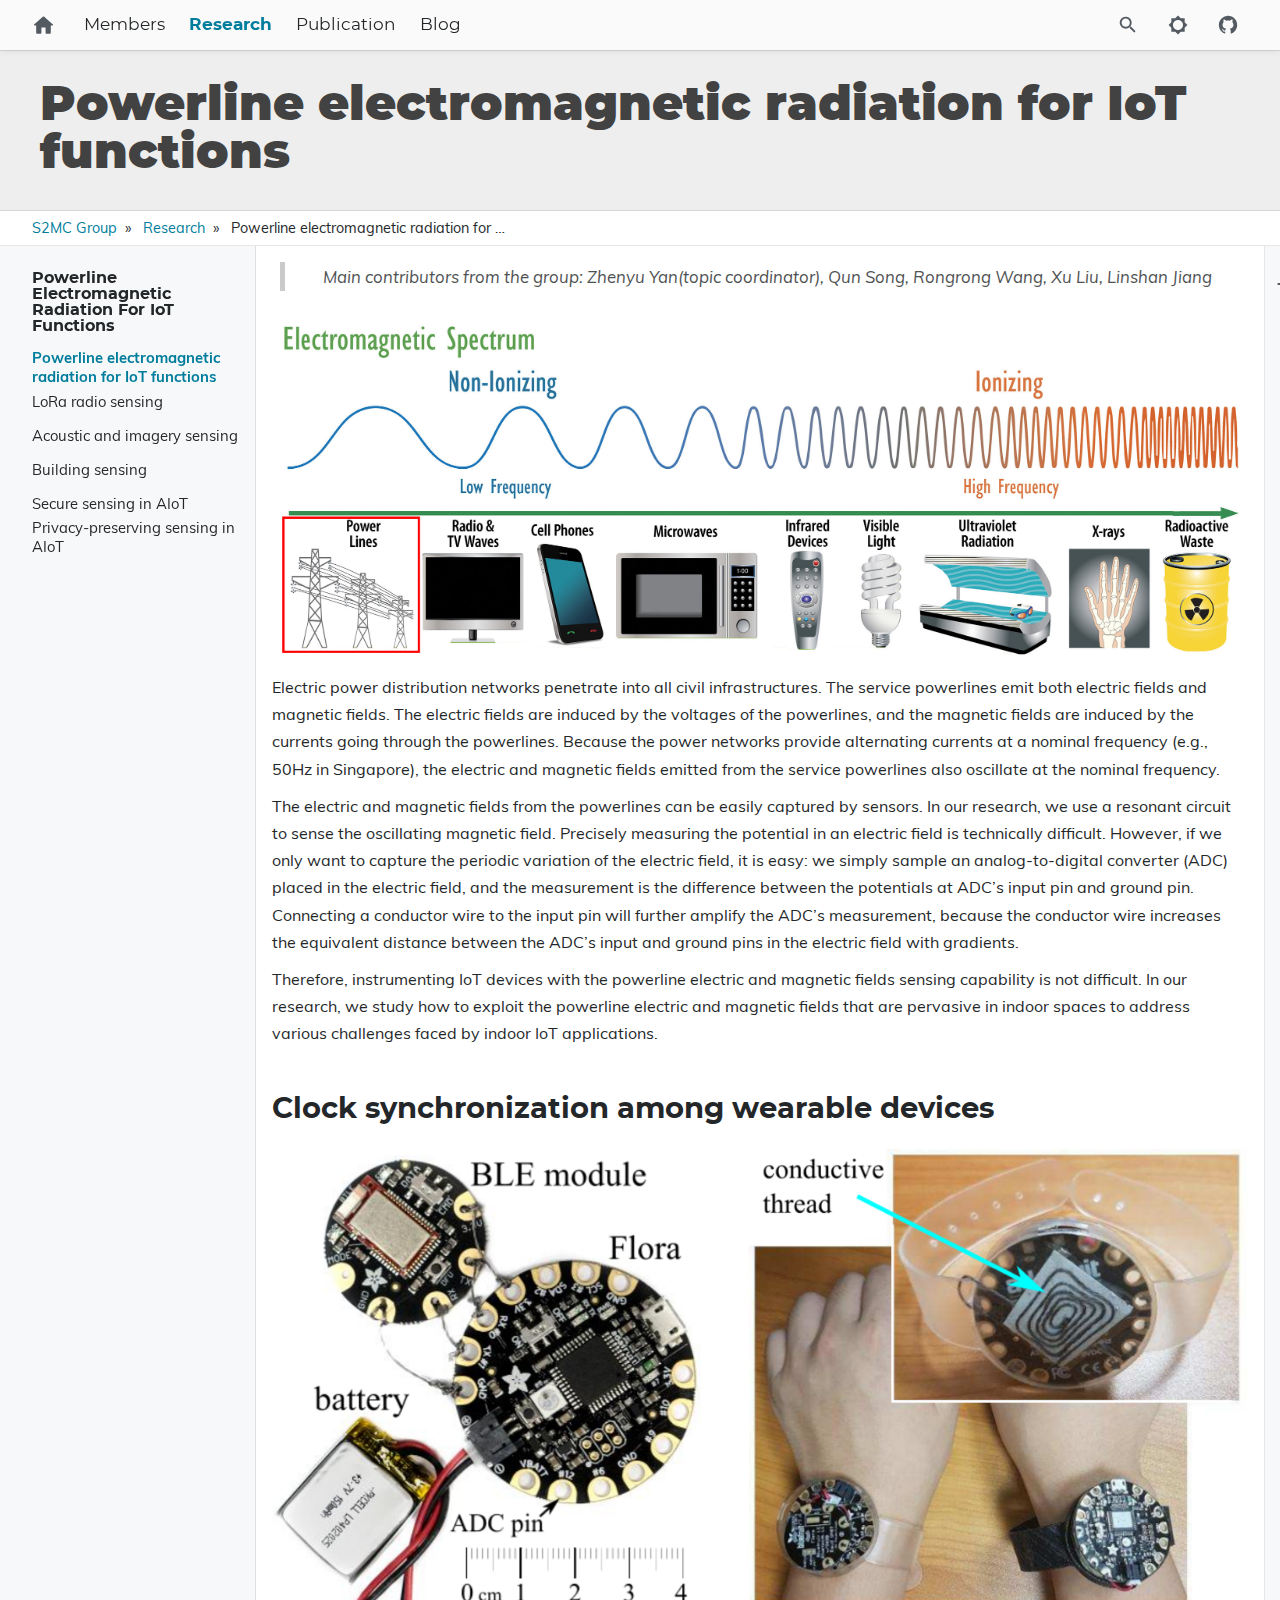
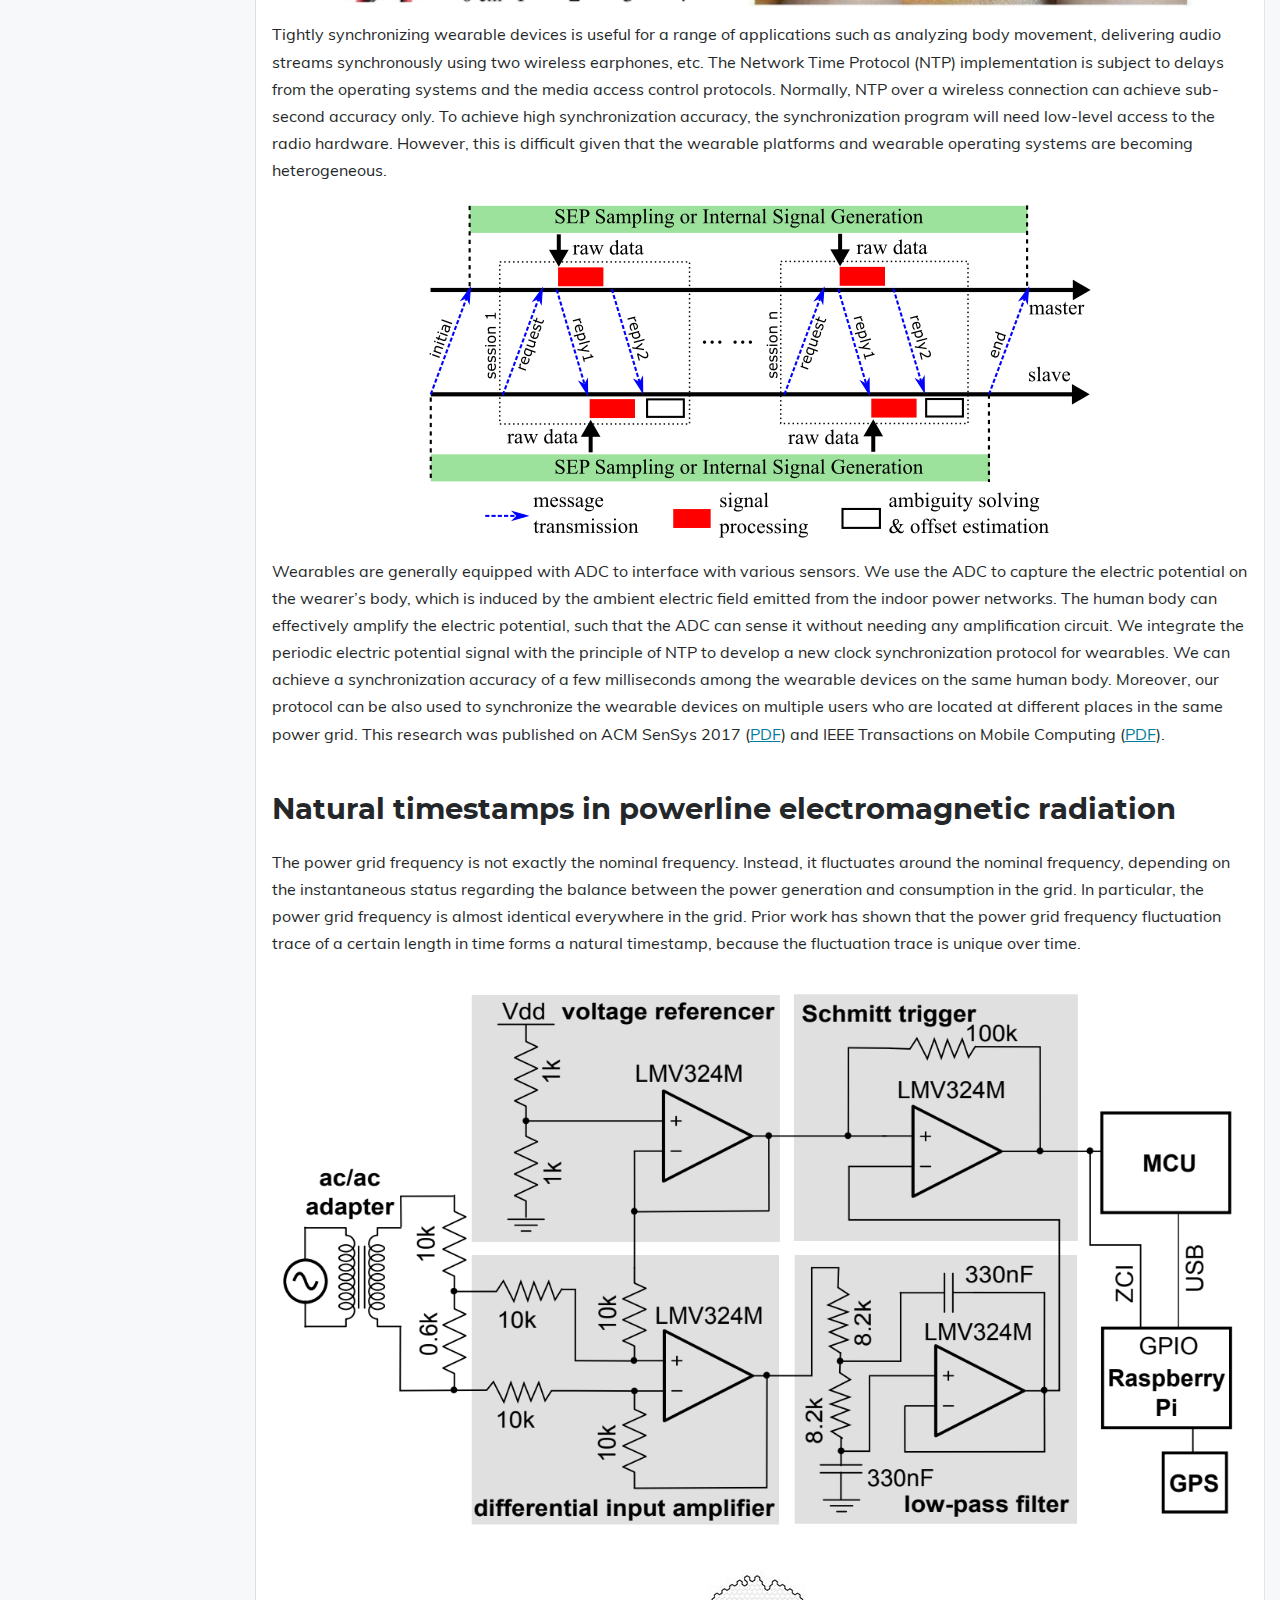
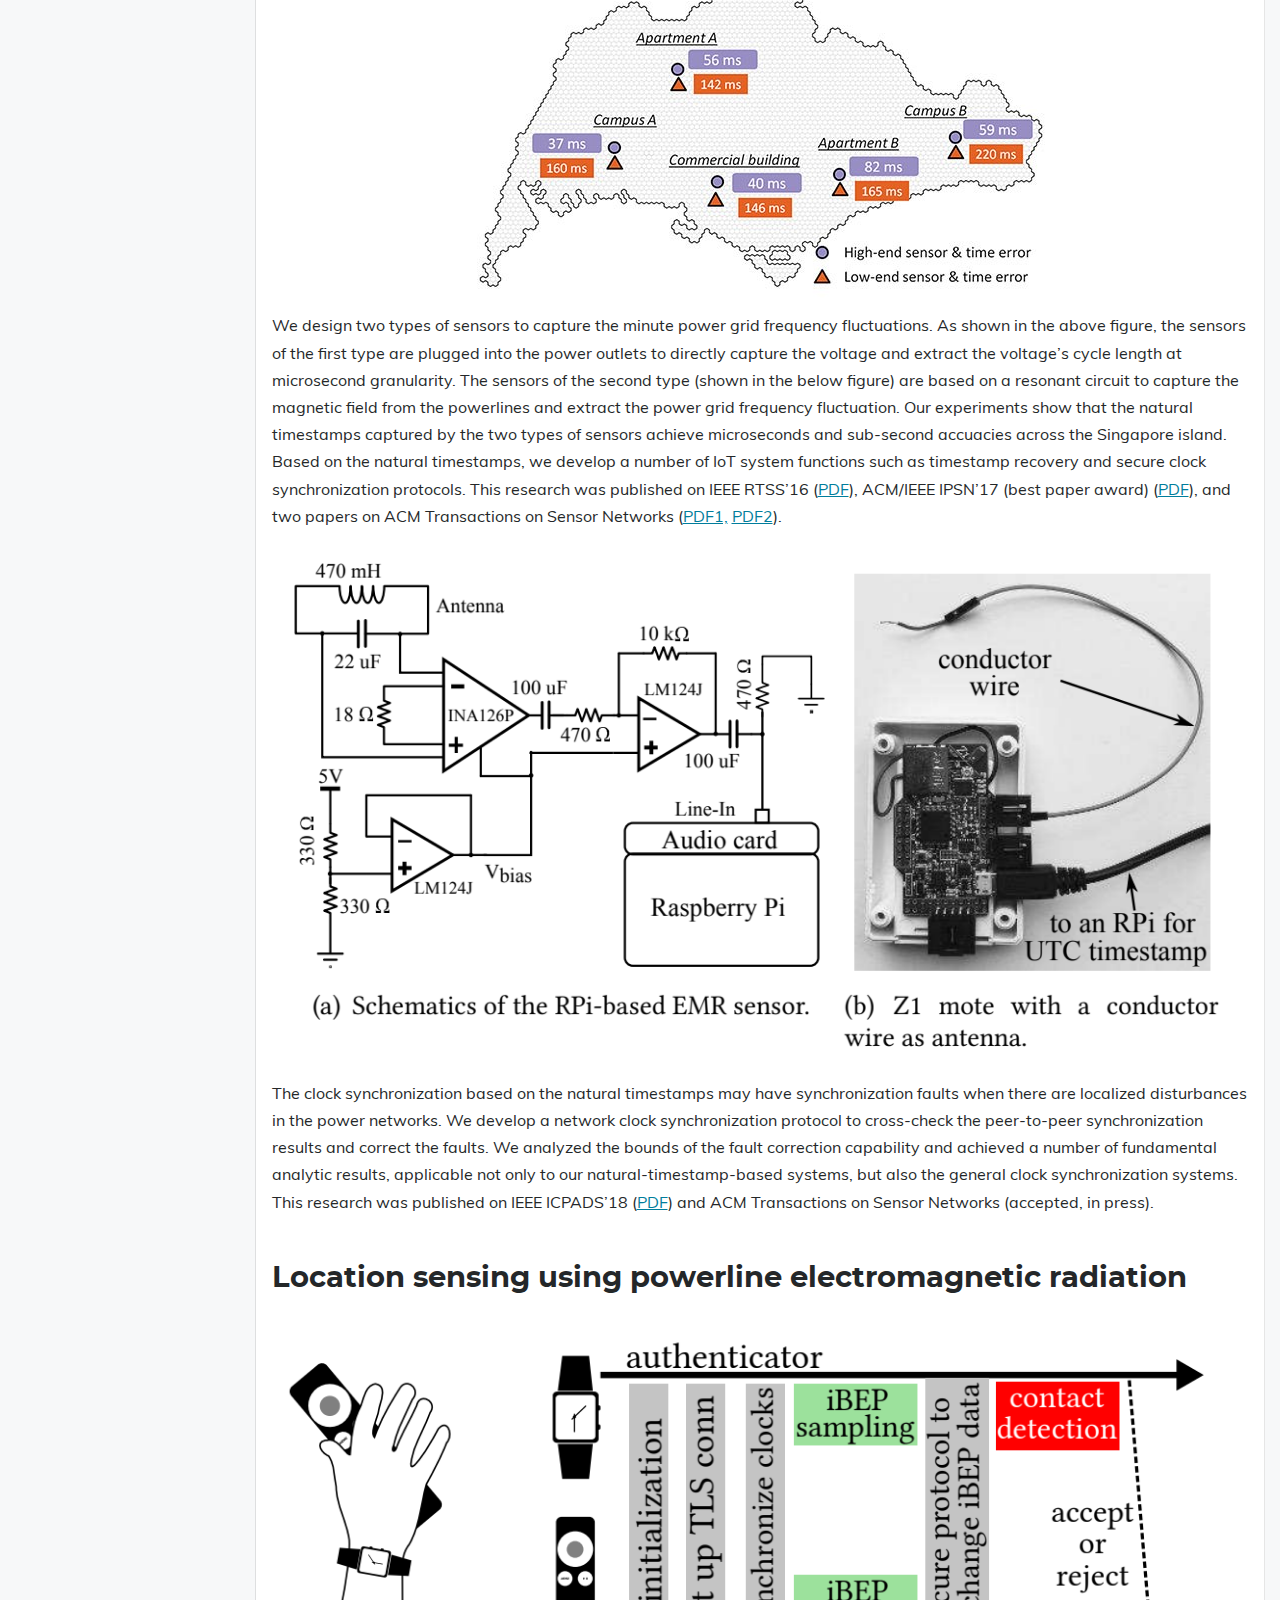
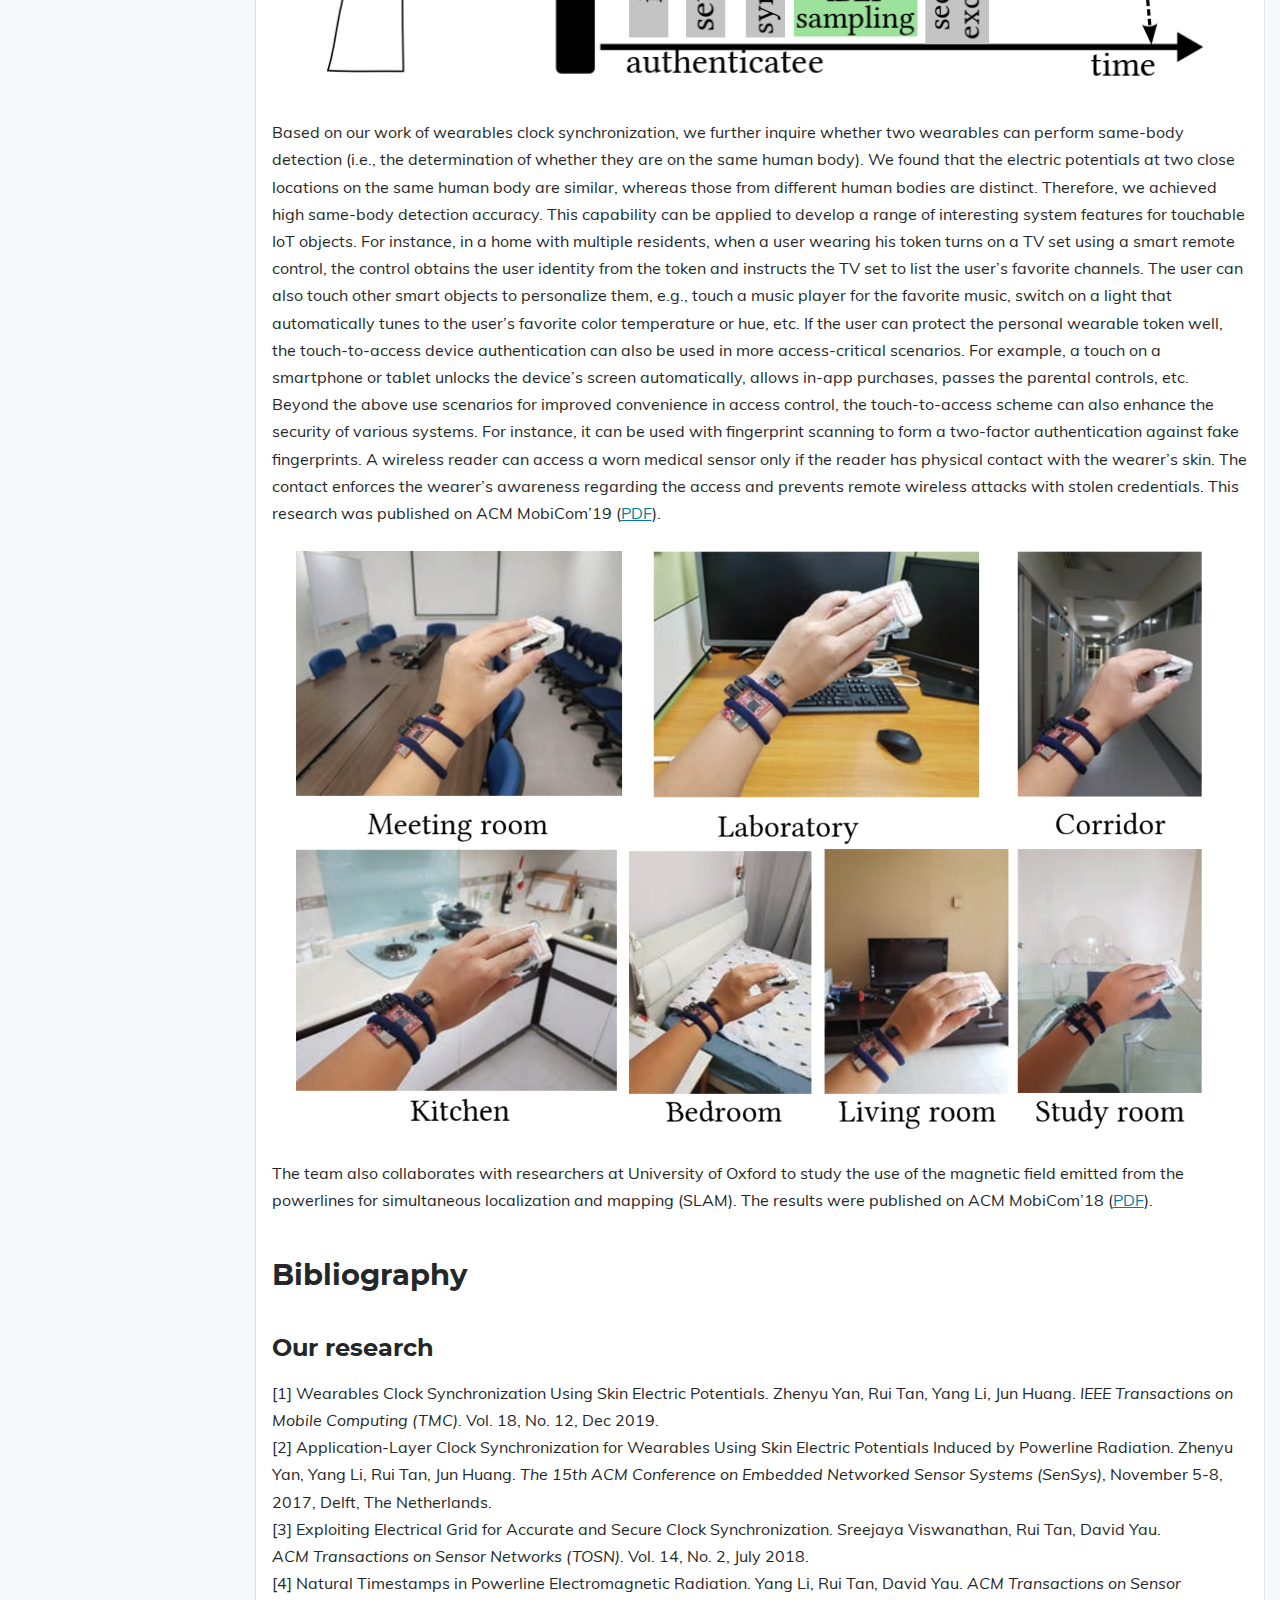
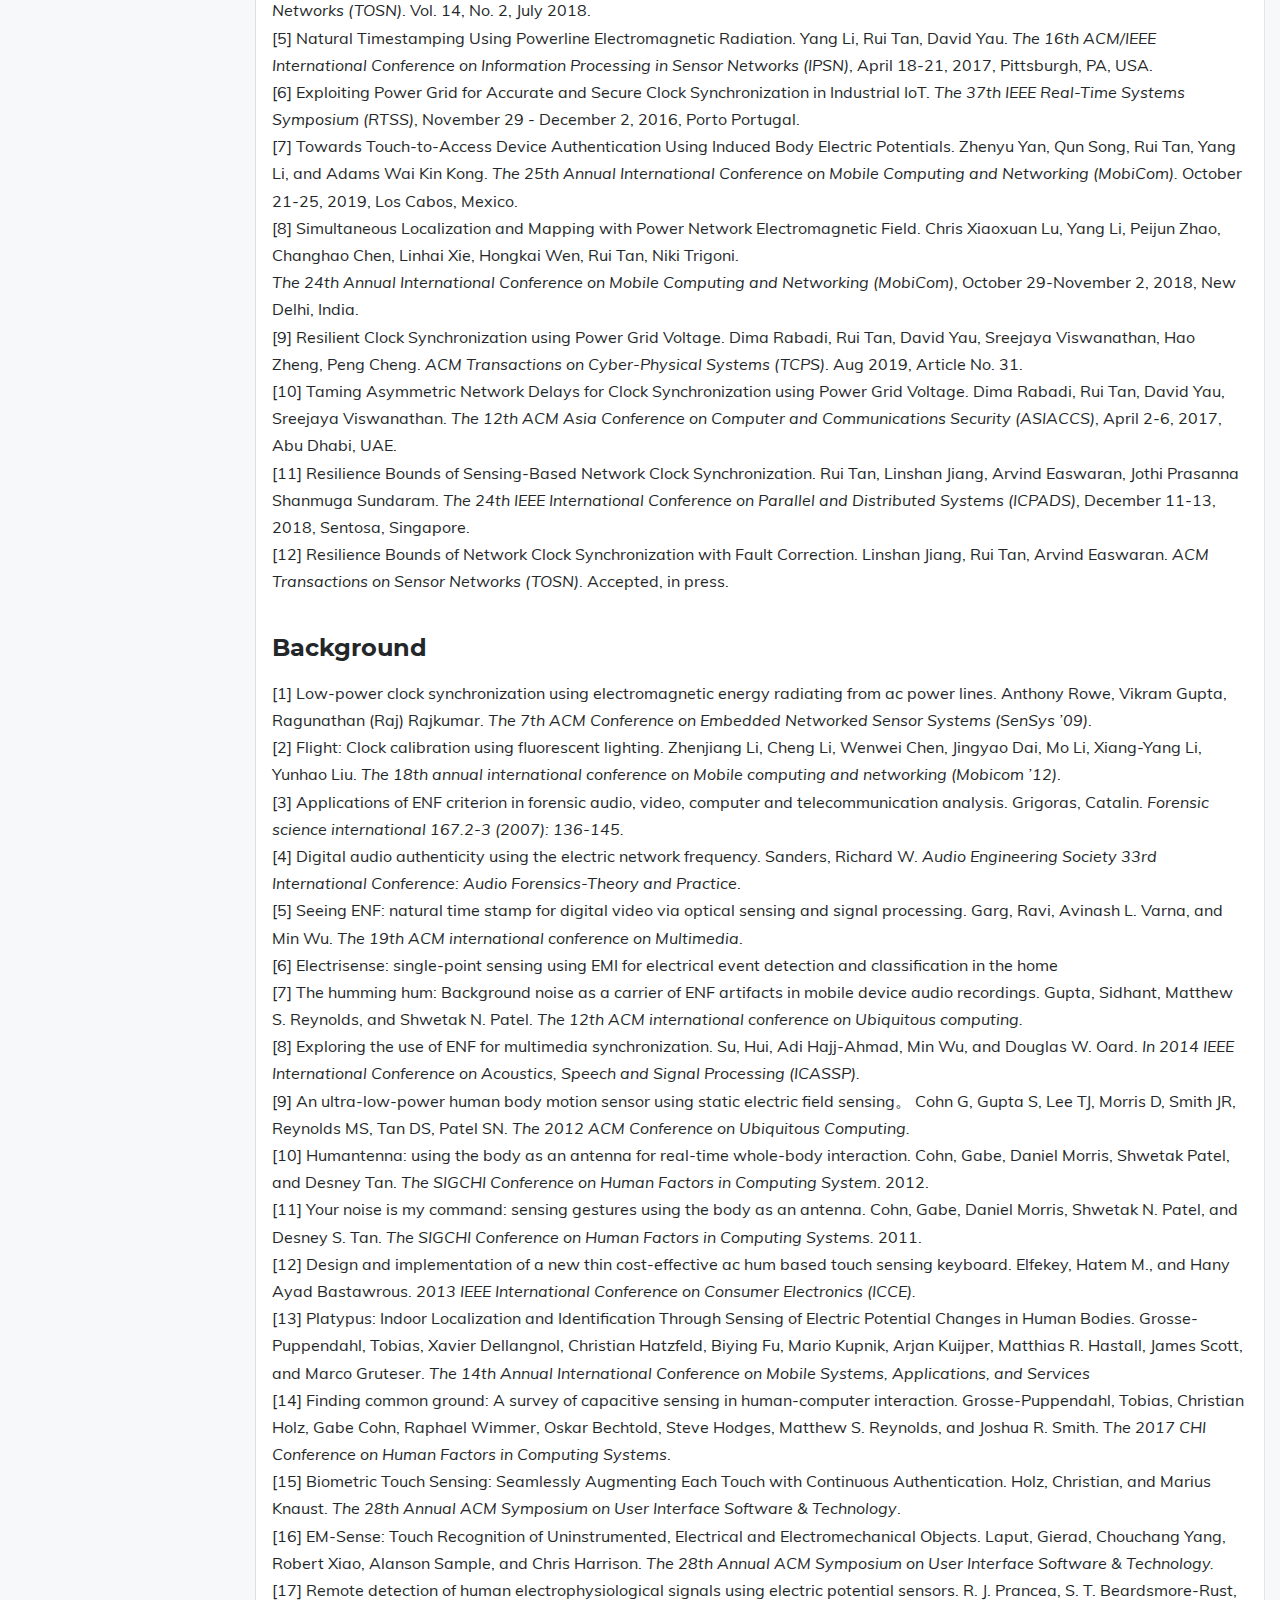
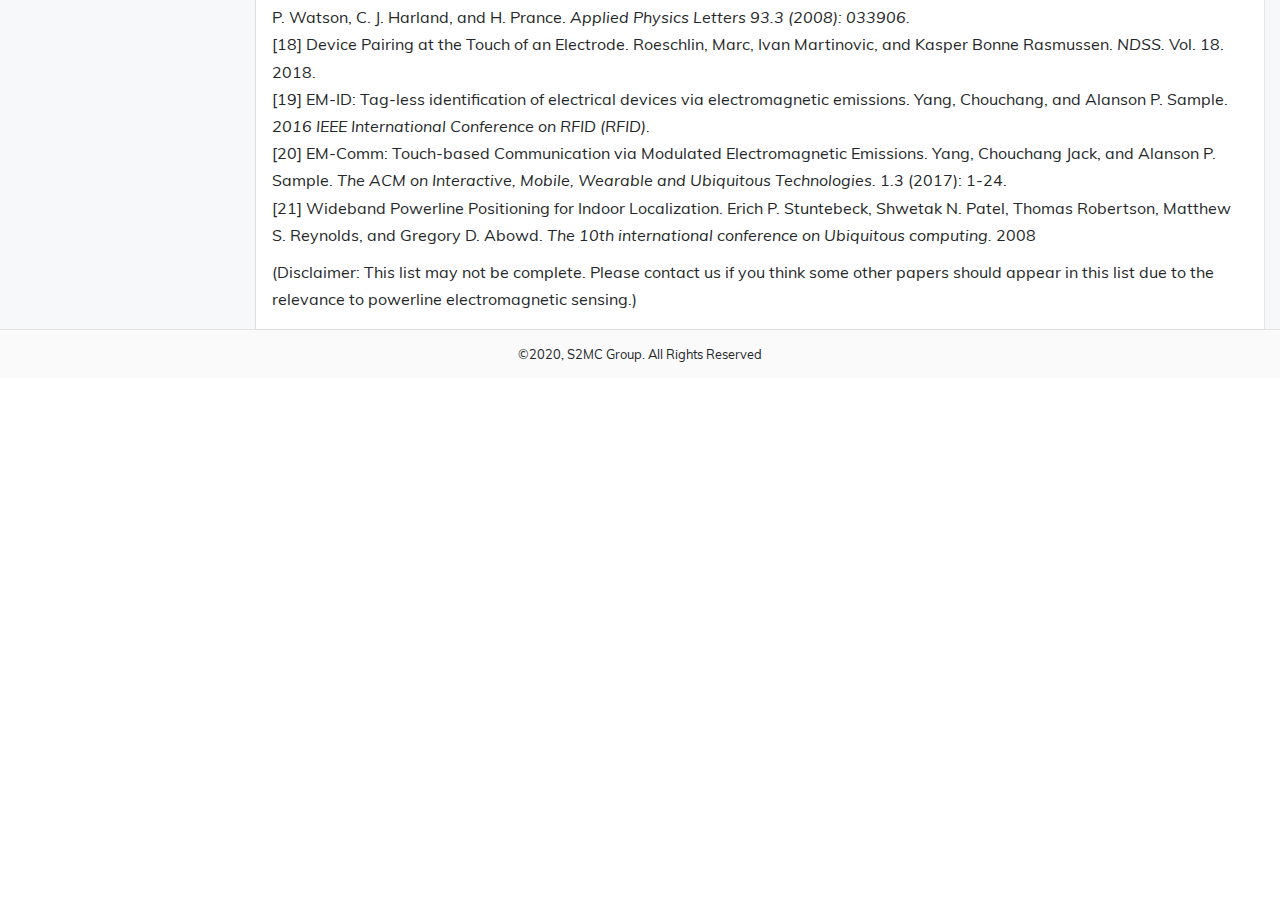
<file: research/powerline/index.html>
<!DOCTYPE html>
<html lang="en" dir="ltr">

<head>
    <meta charset="utf-8">
    <meta name="viewport" content="width=device-width, initial-scale=1">
    <title>Powerline electromagnetic radiation for IoT functions – S2MC Group</title>
    


<script src="/js/enquire.min.dfb99dee1e029d51d6cfb672d847929890b1585402de17f5ed092edd72a688b4.js"></script>

<script defer src="/js/fuse.min.94c78ad70b02749822921660cf4e9f0b3701bc0680c421afb784a78228de0275.js"></script>

<script defer src="/js/lazysizes.min.31dd6a2d3a1ec0f78a8df007535cf23f03aeb5c70f026e6d6a19dac3b3acc340.js"></script>

<script defer src="/js/helper/getParents.min.1618c696be7c98933f9a92677f518b512a74e55bdbb976b09936b4182e93181b.js"></script>

<script defer src="/js/helper/fadeinout.min.93a331f96194789a542f33690bbe4f0c102c7e78ffc018217f5a1c33010bad91.js"></script>

<script>
  "use strict";

  
  var languagedir = JSON.parse("\"ltr\"");

  window.onload = function() {

    
    var toggleSidebarElem = document.getElementById("toggle-sidebar");
    var tocBodyElem = document.querySelector('.toc__body');
    var tocLabelElem = document.querySelector('.toc__label');
    var listMainElem = document.getElementById('list-main');
    var listSideElem = document.getElementById('list-side');
    var sliderIcons = document.querySelectorAll('.slider__icon');

    toggleSidebarElem ?
      toggleSidebarElem.addEventListener('change', function (e) {
        if (e.target.checked) {
          if (tocBodyElem) {
            fadeIn(tocBodyElem, 200);
          }
          if (tocLabelElem) {
            fadeIn(tocLabelElem, 200);
          }
          if (listMainElem && listSideElem) {
            listMainElem.className = 'm';
            listSideElem.className = 'r';
          }

          sliderIcons && sliderIcons.forEach(function (elem) {
            if (elem.classList.contains('hide')) {
              elem.classList.remove('hide');
            } else {
              elem.classList.add('hide');
            }
          });

        } else {
          if (tocBodyElem) {
            fadeOut(tocBodyElem, 200);
          }
          if (tocLabelElem) {
            fadeOut(tocLabelElem, 200);
          }
          if (listMainElem && listSideElem) {
            listMainElem.className = 'mr';
            listSideElem.className = 'hide';
          }

          sliderIcons && sliderIcons.forEach(function (elem) {
            if (elem.classList.contains('hide')) {
              elem.classList.remove('hide');
            } else {
              elem.classList.add('hide');
            }
          });
        }
      }) : null;
    

    
    var navCollapseBtn = document.getElementById('navCollapseBtn');
    navCollapseBtn ? navCollapseBtn.addEventListener('click', function(e) {
      var navCollapse = document.querySelector('.navbar__collapse');
      
      if (navCollapse) {
        var dataOpen = navCollapse.getAttribute('data-open');

        if (dataOpen === 'true') {
          navCollapse.setAttribute('data-open', 'false');
          navCollapse.style.maxHeight = 0;
        } else {
          navCollapse.setAttribute('data-open', 'true');
          navCollapse.style.maxHeight = navCollapse.scrollHeight + "px";
        }
      }
    }) : null;
    


    
    var expandBtn = document.querySelectorAll('.expand__button');

    for (let i = 0; i < expandBtn.length; i++) {
      expandBtn[i].addEventListener("click", function () {
        var content = this.nextElementSibling;
        if (content.style.maxHeight) {
          content.style.maxHeight = null;
          this.querySelector('svg').classList.add('expand-icon__right');
          this.querySelector('svg').classList.remove('expand-icon__down');
        } else {
          content.style.maxHeight = content.scrollHeight + "px";
          this.querySelector('svg').classList.remove('expand-icon__right');
          this.querySelector('svg').classList.add('expand-icon__down');
        }
      });
    }
    

    
    
    var root = document.getElementById('root');
    var toggleToLightBtn = document.getElementById('toggleToLight');
    var toggleToDarkBtn = document.getElementById('toggleToDark');

    toggleToDark.onclick = function(e) {
      root.className = 'theme__dark';
      localStorage.setItem('theme', 'dark');
      toggleToLightBtn.className = 'navbar__icons--icon';
      toggleToDarkBtn.className = 'hide';
    }

    toggleToLight.onclick = function (e) {
      root.className = 'theme__light';
      localStorage.setItem('theme', 'light');
      toggleToLightBtn.className = 'hide';
      toggleToDarkBtn.className = 'navbar__icons--icon';
    }


    
    document.querySelectorAll('.menu__list').forEach(function(elem) {
      if (elem.classList.contains('active')) {
        elem.style.maxHeight = elem.scrollHeight + "px"; 
      }
    });
    
    document.querySelectorAll('.menu__title--collapse').forEach(function(elem) {
      elem.addEventListener('click', function (e) {
        var content = this.nextElementSibling;
        var menuTitleIcon = this.querySelector('.menu__title--icon');
        if (!content) {
          return null;
        }

        var parent = elem.parentNode;
        while (parent.classList.contains('menu__list') && parent.classList.contains('active')) {
          console.log('parent');
          parent.style.maxHeight = 100 * parent.children.length + "px";
          parent = parent.parentNode;
        }

        if (content.style.maxHeight) {
          console.log('null');
          content.style.maxHeight = null;
          content.classList.remove('active');
          menuTitleIcon.classList.add('right');
          
          if (languagedir === 'rtl') {
            menuTitleIcon.classList.remove('downrtl');
          } else {
            menuTitleIcon.classList.remove('down');
          }
        } else {
          console.log('scrollHeight');
          content.style.maxHeight = content.scrollHeight + "px";
          content.classList.add('active');
          menuTitleIcon.classList.remove('right');
          
          if (languagedir === 'rtl') {
            menuTitleIcon.classList.add('downrtl');
          } else {
            menuTitleIcon.classList.add('down');
          }
        }
      });
    });
    


    
    var mobileLogo = document.getElementById('mobileLogo');
    var modal = document.getElementById("myModal");
    var drawer = document.getElementById('myDrawer');
    var drawerCloseBtn = document.querySelector('.drawer__close');

    var openDrawer = function() {
      modal.style.opacity = 1;

      if (languagedir === 'rtl') {
        modal.style.right = 0;
        drawer.style.right = 0;
      } else {
        modal.style.left = 0;
        drawer.style.left = 0;
      }
    }

    var closeDrawer = function() {
      modal.style.opacity = 0;

      if (languagedir === 'rtl') {
        drawer.style.right = '-100%';
      } else {
        drawer.style.left = '-100%';
      }

      
      setTimeout(function () {
        if (languagedir === 'rtl') {
          modal.style.right = '-100%';
        } else {
          modal.style.left = '-100%';
        }
      }, 250);
    }

    mobileLogo.onclick = function () {
      openDrawer();
      localStorage.setItem('isDrawerOpen', 'true');
    }

    modal.onclick = function () {
      closeDrawer();
      localStorage.setItem('isDrawerOpen', 'false');
    }

    drawerCloseBtn.onclick = function () {
      closeDrawer();
      localStorage.setItem('isDrawerOpen', 'false');
    }
  


  
    var lastScrollTop = window.pageYOffset || document.documentElement.scrollTop;
    var tocElem = document.querySelector('.toc');
    var tableOfContentsElem = tocElem ? tocElem.querySelector('#TableOfContents') : null;
    var singleContentsElem = document.querySelector('.single__contents');
    var dataBGImgs = document.querySelectorAll('div[data-bgimg]');

    
    var tocLevels = JSON.parse("null");

    if (tocLevels) {
      tocLevels = tocLevels.toString();
    } else {
      tocLevels = "h1, h2, h3, h4, h5, h6";
    }

    
    var isLandingBgImg = JSON.parse("null");
    
    var isHome = JSON.parse("false");

    function setNavbarBG(scrollTop) {
      if (isHome && isLandingBgImg && Object.keys(isLandingBgImg).length) {
        if (isLandingBgImg.height <= scrollTop) {
          dataBGImgs.forEach(function(elem) {
            elem.setAttribute('data-bgimg', 'false');
          });
        } else {
          dataBGImgs.forEach(function (elem) {
            elem.setAttribute('data-bgimg', 'true');
          });
        }
      }
    }
    setNavbarBG(lastScrollTop);

    window.onscroll = function () {
      var st = window.pageYOffset || document.documentElement.scrollTop;
      if (st > lastScrollTop) { 
        singleContentsElem ? 
        singleContentsElem.querySelectorAll(tocLevels.toString()).forEach(function(elem) {
          if (document.documentElement.scrollTop >= elem.offsetTop) {
            if (tableOfContentsElem) {
              var id = elem.getAttribute('id');
              tocElem.querySelectorAll('a').forEach(function (elem) {
                elem.classList.remove('active');
              });
              tocElem.querySelector('a[href="#' + id + '"]') ? 
              tocElem.querySelector('a[href="#' + id + '"]').classList.add('active') : null;
            }
          }
        }) : null;
        setNavbarBG(st);
      } else { 
        singleContentsElem ? 
        singleContentsElem.querySelectorAll(tocLevels.toString()).forEach(function(elem) {
          if (document.documentElement.scrollTop >= elem.offsetTop) {
            if (tableOfContentsElem) {
              var id = elem.getAttribute('id');
              tocElem.querySelectorAll('a').forEach(function (elem) {
                elem.classList.remove('active');
              });
              tocElem.querySelector('a[href="#' + id + '"]') ? 
              tocElem.querySelector('a[href="#' + id + '"]').classList.add('active') : null;
            }
          }
        }) : null;
        setNavbarBG(st);
      }
      lastScrollTop = st <= 0 ? 0 : st;
    };
    



    
    var mobileSearchInputElem = document.querySelector('#search-mobile');
    var mobileSearchClassElem = document.querySelector('.mobile-search');
    var mobileSearchBtnElem = document.querySelector('#mobileSearchBtn');
    var mobileSearchCloseBtnElem = document.querySelector('#search-mobile-close');
    var mobileSearchContainer = document.querySelector('#search-mobile-container');
    var mobileSearchResultsElem = document.querySelector('#search-mobile-results');
    var htmlElem = document.querySelector('html');

    if (mobileSearchClassElem) {
      mobileSearchClassElem.style.display = 'none';
    }

    mobileSearchBtnElem ? 
    mobileSearchBtnElem.addEventListener('click', function () {
      if (mobileSearchContainer) {
        mobileSearchContainer.style.display = 'block';
      }

      if (mobileSearchInputElem) {
        mobileSearchInputElem.focus();
      }

      if (htmlElem) {
        htmlElem.style.overflowY = 'hidden';
      }
    }) : null;

    mobileSearchCloseBtnElem ? 
    mobileSearchCloseBtnElem.addEventListener('click', function() {
      if (mobileSearchContainer) {
        mobileSearchContainer.style.display = 'none';
      }

      if (mobileSearchInputElem) {
        mobileSearchInputElem.value = '';
      }
      
      if (mobileSearchResultsElem) {
        while (mobileSearchResultsElem.firstChild) {
          mobileSearchResultsElem.removeChild(mobileSearchResultsElem.firstChild);
        }
      }

      if (htmlElem) {
        htmlElem.style.overflowY = 'visible';
      }
    }) : null;

    mobileSearchInputElem ? 
    mobileSearchInputElem.addEventListener('keydown', function(e) {
      if (e.key === 'Escape') {
        if (mobileSearchContainer) {
          mobileSearchContainer.style.display = 'none';
        }
        
        if (mobileSearchInputElem) {
          mobileSearchInputElem.value = '';
        }

        if (mobileSearchResultsElem) {
          while (mobileSearchResultsElem.firstChild) {
            mobileSearchResultsElem.removeChild(mobileSearchResultsElem.firstChild);
          }
        }
        if (htmlElem) {
          htmlElem.style.overflowY = 'visible';
        }
      }
    }) : null;
  


  
    var localTheme = localStorage.getItem('theme');
    var rootEleme = document.getElementById('root');
    var selectThemeElem = document.querySelectorAll('.select-theme');
    var selectThemeItemElem = document.querySelectorAll('.select-theme__item');
    
    if (localTheme) {
      selectThemeItemElem ? 
      selectThemeItemElem.forEach(function (elem) {
        if (elem.text.trim() === localTheme) {
          elem.classList.add('is-active');
        } else {
          elem.classList.remove('is-active');
        }
      }) : null;
    }

    selectThemeItemElem ? 
    selectThemeItemElem.forEach(function (v, i) {
      v.addEventListener('click', function (e) {
        var selectedThemeVariant = e.target.text.trim();
        localStorage.setItem('theme', selectedThemeVariant);

        rootEleme.removeAttribute('class');
        rootEleme.classList.add(`theme__${selectedThemeVariant}`);
        selectThemeElem.forEach(function(rootElem) {
          rootElem.querySelectorAll('a').forEach(function (elem) {
            if (elem.classList) {
              if (elem.text.trim() === selectedThemeVariant) {
                if (!elem.classList.contains('is-active')) {
                  elem.classList.add('is-active');
                }
              } else {
                if (elem.classList.contains('is-active')) {
                  elem.classList.remove('is-active');
                }
              }
            }
          });
        });

        if (window.mermaid) {
          if (selectedThemeVariant === "dark" || selectedThemeVariant === "hacker") {
            mermaid.initialize({ theme: 'dark' });
            location.reload();
          } else {
            mermaid.initialize({ theme: 'default' });
            location.reload();
          }
        }

        var utterances = document.querySelector('iframe');
        if (utterances) {
          utterances.contentWindow.postMessage({
            type: 'set-theme',
            theme: selectedThemeVariant === "dark" || selectedThemeVariant === "hacker" ? 'photon-dark' : selectedThemeVariant === 'kimbie' ? 'github-dark-orange' : 'github-light',
          }, 'https://utteranc.es');
        }
      });
    }) : null;
  


  
    
    var searchURL = JSON.parse("\"https://ntuiot.xyz/\"");
    var searchResults = null;
    var searchMenu = null;
    var searchText = null;
    
    
    var enableSearchHighlight = JSON.parse("true");
    
    var enableSearch = JSON.parse("true");

    var fuse = null;

    if (enableSearch) {
      (function initFuse() {
        var xhr = new XMLHttpRequest();
        xhr.open('GET', searchURL + "index.json");
        xhr.setRequestHeader('Content-Type', 'application/json; charset=utf-8');
        xhr.onload = function () {
          if (xhr.status === 200) {
            fuse = new Fuse(JSON.parse(xhr.response.toString('utf-8')), {
              keys: ['title', 'description', 'content'],
              includeMatches: enableSearchHighlight,
              shouldSort: true,
              threshold: 0.4,
              location: 0,
              distance: 100,
              maxPatternLength: 32,
              minMatchCharLength: 1,
            });
          }
          else {
            console.error(`[${xhr.status}]Error:`, xhr.statusText);
          }
        };
        xhr.send();
      })();
    }
    
    function makeLi(ulElem, obj) {
      var li = document.createElement('li');
      li.className = 'search-result__item';
      
      var a = document.createElement('a');
      a.innerHTML = obj.title;
      a.setAttribute('class', 'search-result__item--title');
      a.setAttribute('href', obj.permalink);

      var descDiv = document.createElement('div');
      descDiv.setAttribute('class', 'search-result__item--desc');
      if (obj.description) {
        descDiv.innerHTML = obj.description;
      } else if (obj.content) {
        descDiv.innerHTML = obj.content.substring(0, 80);
      }
      
      li.appendChild(a);
      li.appendChild(descDiv);
      ulElem.appendChild(li);
    }

    function makeHighlightLi(ulElem, obj) {
      var li = document.createElement('li');
      li.className = 'search-result__item';
      var descDiv = null;

      var a = document.createElement('a');
      a.innerHTML = obj.item.title;
      a.setAttribute('class', 'search-result__item--title');
      a.setAttribute('href', obj.item.uri);

      if (obj.matches && obj.matches.length) {
        for (var i = 0; i < obj.matches.length; i++) {
          if ('title' === obj.matches[i].key) {
            a = document.createElement('a');
            a.innerHTML = generateHighlightedText(obj.matches[i].value, obj.matches[i].indices);
            a.setAttribute('class', 'search-result__item--title');
            a.setAttribute('href', obj.item.uri);
          }
          
          if ('description' === obj.matches[i].key) {
            descDiv = document.createElement('div');
            descDiv.setAttribute('class', 'search-result__item--desc');
            descDiv.innerHTML = generateHighlightedText(obj.item.description, obj.matches[i].indices);
          } else if ('content' === obj.matches[i].key) {
            if (!descDiv) {
              descDiv = document.createElement('div');
              descDiv.setAttribute('class', 'search-result__item--desc');
              descDiv.innerHTML = generateHighlightedText(obj.item.content.substring(0, 80), obj.matches[i].indices);
            }
          } else {
            if (obj.item.description) {
              descDiv = document.createElement('div');
              descDiv.setAttribute('class', 'search-result__item--desc');
              descDiv.innerHTML = obj.item.description;
            } else {
              descDiv = document.createElement('div');
              descDiv.setAttribute('class', 'search-result__item--desc');
              descDiv.innerHTML = obj.item.content.substring(0, 80);
            }
          }
        }

        li.appendChild(a);
        if (descDiv) {
          li.appendChild(descDiv);
        }
        if (li) {
          ulElem.appendChild(li);
        }
      }
    }

    function renderSearchResults(searchText, results) {
      searchResults = document.getElementById('search-results');
      searchMenu = document.getElementById('search-menu');
      searchResults.setAttribute('class', 'dd is-active');
      
      var ul = document.createElement('ul');
      ul.setAttribute('class', 'dd-content search-content');

      if (results.length) {
        results.forEach(function (result) {
          var li = document.createElement('li');
          var a = document.createElement('a');
          a.setAttribute('href', result.uri);
          a.setAttribute('class', 'dd-item');
          a.appendChild(li);

          var titleDiv = document.createElement('div');
          titleDiv.innerHTML = result.title;
          titleDiv.setAttribute('class', 'search-result__item--title');

          var descDiv = document.createElement('div');
          descDiv.setAttribute('class', 'search-result__item--desc');
          if (result.description) {
            descDiv.innerHTML = result.description;
          } else if (result.content) {
            descDiv.innerHTML = result.content.substring(0, 80);
          }

          li.appendChild(titleDiv);
          li.appendChild(descDiv);
          ul.appendChild(a);
        });
      } else {
        var li = document.createElement('li');
        li.setAttribute('class', 'dd-item');
        li.innerText = 'No results found';
        ul.appendChild(li);
      }

      while (searchMenu.hasChildNodes()) {
        searchMenu.removeChild(
          searchMenu.lastChild
        );
      }
      
      searchMenu.appendChild(ul);
    }

    function renderSearchHighlightResults(searchText, results) {
      searchResults = document.getElementById('search-results');
      searchMenu = document.getElementById('search-menu');
      searchResults.setAttribute('class', 'dd is-active');

      var ul = document.createElement('ul');
      ul.setAttribute('class', 'dd-content search-content');

      if (results.length) {
        results.forEach(function (result) {
          var li = document.createElement('li');
          var a = document.createElement('a');
          var descDiv = null;

          a.setAttribute('href', result.item.uri);
          a.setAttribute('class', 'dd-item');
          a.appendChild(li);

          var titleDiv = document.createElement('div');
          titleDiv.innerHTML = result.item.title;
          titleDiv.setAttribute('class', 'search-result__item--title');
          
          if (result.matches && result.matches.length) {
            for (var i = 0; i < result.matches.length; i++) {
              if ('title' === result.matches[i].key) {
                titleDiv.innerHTML = generateHighlightedText(result.matches[i].value, result.matches[i].indices);
              }

              if ('description' === result.matches[i].key) {
                descDiv = document.createElement('div');
                descDiv.setAttribute('class', 'search-result__item--desc');
                descDiv.innerHTML = generateHighlightedText(result.item.description, result.matches[i].indices);
              } else if ('content' === result.matches[i].key) {
                if (!descDiv) {
                  descDiv = document.createElement('div');
                  descDiv.setAttribute('class', 'search-result__item--desc');
                  descDiv.innerHTML = generateHighlightedText(result.item.content.substring(0, 80), result.matches[i].indices);
                }
              } else {
                if (result.item.description) {
                  descDiv = document.createElement('div');
                  descDiv.setAttribute('class', 'search-result__item--desc');
                  descDiv.innerHTML = result.item.description;
                } else {
                  descDiv = document.createElement('div');
                  descDiv.setAttribute('class', 'search-result__item--desc');
                  descDiv.innerHTML = result.item.content.substring(0, 80);
                }
              }
            }
            
            li.appendChild(titleDiv);
            if (descDiv) {
              li.appendChild(descDiv);
            }
            ul.appendChild(a);
          }
        });
      } else {
        var li = document.createElement('li');
        li.setAttribute('class', 'dd-item');
        li.innerText = 'No results found';
        ul.appendChild(li);
      }

      while (searchMenu.hasChildNodes()) {
        searchMenu.removeChild(
          searchMenu.lastChild
        );
      }
      searchMenu.appendChild(ul);
    }

    function renderSearchResultsMobile(searchText, results) {
      searchResults = document.getElementById('search-mobile-results');

      var content = document.createElement('div');
      content.setAttribute('class', 'mobile-search__content');

      if (results.length > 0) {
        results.forEach(function (result) {
          var item = document.createElement('a');
          item.setAttribute('href', result.uri);
          item.innerHTML = '<div class="mobile-search__item"><div class="mobile-search__item--title">📄 ' + result.title + '</div><div class="mobile-search__item--desc">' + (result.description ? result.description : result.content) + '</div></div>';
          content.appendChild(item);
        });
      } else {
        var item = document.createElement('span');
        content.appendChild(item);
      }

      let wrap = document.getElementById('search-mobile-results');
      while (wrap.firstChild) {
        wrap.removeChild(wrap.firstChild)
      }
      searchResults.appendChild(content);      
    }

    function renderSearchHighlightResultsMobile(searchText, results) {
      searchResults = document.getElementById('search-mobile-results');

      var ul = document.createElement('div');
      ul.setAttribute('class', 'mobile-search__content');

      if (results.length) {
        results.forEach(function (result) {
          var li = document.createElement('li');
          var a = document.createElement('a');
          var descDiv = null;

          a.setAttribute('href', result.item.uri);
          a.appendChild(li);
          li.setAttribute('class', 'mobile-search__item');

          var titleDiv = document.createElement('div');
          titleDiv.innerHTML = result.item.title;
          titleDiv.setAttribute('class', 'mobile-search__item--title');
          
          if (result.matches && result.matches.length) {
            for (var i = 0; i < result.matches.length; i++) {
              if ('title' === result.matches[i].key) {
                titleDiv.innerHTML = generateHighlightedText(result.matches[i].value, result.matches[i].indices);
              }

              if ('description' === result.matches[i].key) {
                descDiv = document.createElement('div');
                descDiv.setAttribute('class', 'mobile-search__item--desc');
                descDiv.innerHTML = generateHighlightedText(result.item.description, result.matches[i].indices);
              } else if ('content' === result.matches[i].key) {
                if (!descDiv) {
                  descDiv = document.createElement('div');
                  descDiv.setAttribute('class', 'mobile-search__item--desc');
                  descDiv.innerHTML = generateHighlightedText(result.item.content.substring(0, 150), result.matches[i].indices);
                }
              } else {
                if (result.item.description) {
                  descDiv = document.createElement('div');
                  descDiv.setAttribute('class', 'mobile-search__item--desc');
                  descDiv.innerHTML = result.item.description;
                } else {
                  descDiv = document.createElement('div');
                  descDiv.setAttribute('class', 'mobile-search__item--desc');
                  descDiv.innerHTML = result.item.content.substring(0, 150);
                }
              }
            }
            
            li.appendChild(titleDiv);
            if (descDiv) {
              li.appendChild(descDiv);
            }
            ul.appendChild(a);
          }
        });
      } else {
        var item = document.createElement('span');
        ul.appendChild(item);
      }

      let wrap = document.getElementById('search-mobile-results');
      while (wrap.firstChild) {
        wrap.removeChild(wrap.firstChild)
      }
      searchResults.appendChild(ul);
    }

    function generateHighlightedText(text, regions) {
      if (!regions) {
        return text;
      }

      var content = '', nextUnhighlightedRegionStartingIndex = 0;

      regions.forEach(function(region) {
        if (region[0] === region[1]) {
          return null;
        }
        
        content += '' +
          text.substring(nextUnhighlightedRegionStartingIndex, region[0]) +
          '<span class="search__highlight">' +
            text.substring(region[0], region[1] + 1) +
          '</span>' +
        '';
        nextUnhighlightedRegionStartingIndex = region[1] + 1;
      });

      content += text.substring(nextUnhighlightedRegionStartingIndex);

      return content;
    };

    var searchElem = document.getElementById('search');
    var searchMobile = document.getElementById('search-mobile');
    var searchResultsContainer = document.getElementById('search-results');

    searchElem ? 
    searchElem.addEventListener('input', function(e) {
      if (!e.target.value | window.innerWidth < 770) {
        searchResultsContainer ? searchResultsContainer.setAttribute('class', 'dd') : null;
        return null;
      }

      searchText = e.target.value;
      var results = fuse.search(e.target.value);

      if (enableSearchHighlight) {
        renderSearchHighlightResults(searchText, results);
      } else {
        renderSearchResults(searchText, results);
      }

      var dropdownItems = searchResultsContainer.querySelectorAll('.dd-item');
      dropdownItems ? dropdownItems.forEach(function (item) {
        item.addEventListener('mousedown', function (e) {
          console.log('mousedown');
          e.target.click();
        });
      }) : null;
    }) : null;

    searchElem ? 
    searchElem.addEventListener('blur', function() {
      if (window.innerWidth < 770) {
        return null;
      }
      searchResultsContainer ? searchResultsContainer.setAttribute('class', 'dd') : null;
    }) : null;

    searchElem ? 
    searchElem.addEventListener('click', function(e) {
      if (window.innerWidth < 770) {
        return null;
      }
      if (!e.target.value) {
        searchResultsContainer ? searchResultsContainer.setAttribute('class', 'dd') : null;
        return null;
      }

      searchText = e.target.value;
      var results = fuse.search(e.target.value);

      if (enableSearchHighlight) {
        renderSearchHighlightResults(searchText, results);
      } else {
        renderSearchResults(searchText, results);
      }

      var dropdownItems = searchResultsContainer.querySelectorAll('.dd-item');
      dropdownItems ? dropdownItems.forEach(function (item) {
        item.addEventListener('mousedown', function (e) {
          console.log('mousedown');
          e.target.click();
        });
      }) : null;
    }) : null;

    var searchMenuElem = document.getElementById("search-menu");
    var activeItem = document.querySelector('#search-menu .dd-item.is-active');
    var activeIndex = null;
    var items = null;
    var searchContainerMaxHeight = 350;

    searchElem ? 
    searchElem.addEventListener('keydown', function(e) {
      if (window.innerWidth < 770) {
        return null;
      }

      var items = document.querySelectorAll('#search-menu .dd-item');
      
      if (e.key === 'ArrowDown') {
        if (activeIndex === null) {
          activeIndex = 0;
          items[activeIndex].classList.remove('is-active');
        } else {
          items[activeIndex].classList.remove('is-active');
          activeIndex = activeIndex === items.length - 1 ? 0 : activeIndex + 1;
        }
        items[activeIndex].classList.add('is-active');

        let overflowedPixel = items[activeIndex].offsetTop + items[activeIndex].clientHeight - searchContainerMaxHeight;
        if (overflowedPixel > 0) {
          document.querySelector(".search-content").scrollTop += items[activeIndex].getBoundingClientRect().height;
        } else if (activeIndex === 0) {
          document.querySelector(".search-content").scrollTop = 0;
        }
      } else if (e.key === 'ArrowUp') {
        if (activeIndex === null) {
          activeIndex = items.length - 1;
          items[activeIndex].classList.remove('is-active');
        } else {
          items[activeIndex].classList.remove('is-active');
          activeIndex = activeIndex === 0 ? items.length - 1 : activeIndex - 1;
        }
        items[activeIndex].classList.add('is-active');
        
        let overflowedPixel = items[activeIndex].offsetTop + items[activeIndex].clientHeight - searchContainerMaxHeight;
        if (overflowedPixel < 0) {
          document.querySelector(".search-content").scrollTop -= items[activeIndex].getBoundingClientRect().height;
        } else {
          document.querySelector(".search-content").scrollTop = overflowedPixel + items[activeIndex].getBoundingClientRect().height;
        }
      } else if (e.key === 'Enter') {
        var currentItemLink = items[activeIndex].getAttribute('href');
        if (currentItemLink) {
          location.href = currentItemLink;
        }
      } else if (e.key === 'Escape') {
        e.target.value = null;
        if (searchResults) {
          searchResults.classList.remove('is-active');
        }
      }
    }) : null;

    searchMobile ? 
    searchMobile.addEventListener('input', function(e) {
      if (!e.target.value) {
        let wrap = document.getElementById('search-mobile-results');
        while (wrap.firstChild) {
          wrap.removeChild(wrap.firstChild);
        }
        return null;
      }

      searchText = e.target.value;
      var results = fuse.search(e.target.value);
      
      if (enableSearchHighlight) {
        renderSearchHighlightResultsMobile(searchText, results);
      } else {
        renderSearchResultsMobile(searchText, results);
      }

      var dropdownItems = searchResultsContainer.querySelectorAll('.dd-item');
      dropdownItems ? dropdownItems.forEach(function (item) {
        item.addEventListener('mousedown', function (e) {
          console.log('mousedown');
          e.target.click();
        });
      }) : null;
    }) : null;
  
  }
</script>
    


<link rel="stylesheet" href="/css/main.min.css">


    <link rel="alternate" type="application/rss&#43;xml" title="RSS" href="https://ntuiot.xyz/research/powerline/index.xml">
<meta name="description" content="" />
<meta name="keywords" content="">
<meta name="created" content="2020-04-14T14:09:21&#43;0900">
<meta name="modified" content="2020-04-14T14:09:21&#43;0900">


<meta property="og:site_name" content="S2MC Group">
<meta property="og:title" content="Powerline electromagnetic radiation for IoT functions">
<meta property="og:url" content="https://ntuiot.xyz/research/powerline/">
<meta property="og:type" content="website">

<meta name="generator" content="Hugo 0.74.3" />
<meta name="msapplication-TileColor" content="#ffffff">
<meta name="theme-color" content="#ffffff">
<link rel="canonical" href="https://ntuiot.xyz/research/powerline/">
<link rel="manifest" href="/manifest.json">

  <link rel="apple-touch-icon" sizes="57x57" href="/favicon/apple-icon-57x57.png">
  <link rel="apple-touch-icon" sizes="60x60" href="/favicon/apple-icon-60x60.png">
  <link rel="apple-touch-icon" sizes="72x72" href="/favicon/apple-icon-72x72.png">
  <link rel="apple-touch-icon" sizes="76x76" href="/favicon/apple-icon-76x76.png">
  <link rel="apple-touch-icon" sizes="114x114" href="/favicon/apple-icon-114x114.png">
  <link rel="apple-touch-icon" sizes="120x120" href="/favicon/apple-icon-120x120.png">
  <link rel="apple-touch-icon" sizes="144x144" href="/favicon/apple-icon-144x144.png">
  <link rel="apple-touch-icon" sizes="152x152" href="/favicon/apple-icon-152x152.png">
  <link rel="apple-touch-icon" sizes="180x180" href="/favicon/apple-icon-180x180.png">
  <link rel="icon" type="image/png" sizes="192x192" href="/favicon/android-icon-192x192.png">
  <link rel="icon" type="image/png" sizes="192x192" href="/favicon/android-icon-512x512.png">
  <link rel="icon" type="image/png" sizes="32x32" href="/favicon/favicon-32x32.png">
  <link rel="icon" type="image/png" sizes="96x96" href="/favicon/favicon-96x96.png">
  <link rel="icon" type="image/png" sizes="16x16" href="/favicon/favicon-16x16.png">
  <meta name="msapplication-TileColor" content="#ffffff">
  <meta name="msapplication-TileImage" content="/ms-icon-144x144.png">

    <script type="application/ld+json">
  {
    "@context": "https://schema.org",
    "@type": "WebPage",
    "url" : "https://ntuiot.xyz/research/powerline/",
    "name": "Powerline electromagnetic radiation for IoT functions",
    "mainEntityOfPage": {
      "@type": "WebPage",
      "@id": "https://ntuiot.xyz/"
    },
    "publisher": {
      "@type": "Organization",
      "name": "S2MC Group",
      "url": "https://ntuiot.xyz/"
    }
  }
</script>

    

</head>

<body id="root" class="theme__light">
    <script>
        var localTheme = localStorage.getItem('theme');
        if (localTheme) {
            document.getElementById('root').className = `theme__${localTheme}`;
        }        
    </script>
    
    <div id="container">
        <div id="myDrawer" class="drawer" style="">
  <div class="drawer__header">
    <a href="/" class="drawer__header--text">
      S2MC Group
    </a>
    <div class="grow"></div>
    <div class="drawer__close">
      <svg xmlns="http://www.w3.org/2000/svg" width="22" height="22" viewBox="0 0 24 24"><path fill="none" d="M0 0h24v24H0V0z"/><path fill="currentColor" d="M18.3 5.71c-.39-.39-1.02-.39-1.41 0L12 10.59 7.11 5.7c-.39-.39-1.02-.39-1.41 0-.39.39-.39 1.02 0 1.41L10.59 12 5.7 16.89c-.39.39-.39 1.02 0 1.41.39.39 1.02.39 1.41 0L12 13.41l4.89 4.89c.39.39 1.02.39 1.41 0 .39-.39.39-1.02 0-1.41L13.41 12l4.89-4.89c.38-.38.38-1.02 0-1.4z"/></svg>
    </div>
  </div>

  <div class="drawer__body">
    <div class="menu">
  <h6 class="menu__label">
    
      Powerline electromagnetic radiation for IoT functions
    
  </h6>
  <ul>
    
    
      
  
  
  
  
  
  
  

  
  
  
  
  
  
  
  <li class="active">
    <a href="https://ntuiot.xyz/research/powerline/"
      class="menu__title active">Powerline electromagnetic radiation for IoT functions</a>
  </li>
  

    
      
  
  
  
  
  
  
  

  
  
  
  
  
  
  
  <li class="">
    <a href="https://ntuiot.xyz/research/lora/"
      class="menu__title ">LoRa radio sensing</a>
  </li>
  

    
      
  
  
  
  
  
  
  

  
  
  
  
  
  
  
  <li class="">
    <a href="https://ntuiot.xyz/research/acoustic_image/"
      class="menu__title ">Acoustic and imagery sensing</a>
  </li>
  

    
      
  
  
  
  
  
  
  

  
  
  
  
  
  
  
  <li class="">
    <a href="https://ntuiot.xyz/research/building/"
      class="menu__title ">Building sensing</a>
  </li>
  

    
      
  
  
  
  
  
  
  

  
  
  
  
  
  
  
  <li class="">
    <a href="https://ntuiot.xyz/research/secure/"
      class="menu__title ">Secure sensing in AIoT</a>
  </li>
  

    
      
  
  
  
  
  
  
  

  
  
  
  
  
  
  
  <li class="">
    <a href="https://ntuiot.xyz/research/privacy/"
      class="menu__title ">Privacy-preserving sensing in AIoT</a>
  </li>
  

    
  </ul>
</div>



<script>
  var menuTitle = document.querySelectorAll('.menu__title');
  var modal = document.getElementById("myModal");
  var drawer = document.getElementById('myDrawer');

  var closeDrawer = function () {
    setTimeout(function () {
      modal.style.opacity = 0;
      drawer.style.left = '-100%';
      modal.style.left = '-100%';
    }, 250);
  }

  menuTitle ? 
  menuTitle.forEach(function(elem) {
    elem.onclick = function() {
      closeDrawer();
      localStorage.setItem('isDrawerOpen', 'false');
    }
  }) : null;
</script>
  </div>
</div>
<div id="myModal" class="modal" style=""></div>

<script>
  var isDrawerOpen = localStorage.getItem('isDrawerOpen');
  var modal = document.getElementById("myModal");
  var drawer = document.getElementById('myDrawer');
  
  
  var languagedir = JSON.parse("\"ltr\"");

  var openDrawer = function () {
    modal.style.opacity = 1;
    
    if (languagedir === "rtl") {
      modal.style.right = 0;
      drawer.style.right = 0;
    } else {
      modal.style.left = 0;
      drawer.style.left = 0;
    }
  }

  if (isDrawerOpen && isDrawerOpen === 'true') {
    openDrawer();
  }
</script>
        
<nav class="nav">
  <div class="navbar__wrapper" data-bgimg="false">
    <div class="divider">
      <div class="navbar lmr">
        <div id="siteLogo" class="navbar__logo--wrapper">
  
    &nbsp;&nbsp;
  
  
    <a href="/" title="" rel="home" class="navbar__logo--text-link">
      <h6 class="navbar__logo--text" data-bgimg="false">S2MC Group</h6>
    </a>
  
</div>
        
        <div class="navbar__menu--wrapper">
          <div id="tabletLogo" class="hide">
  
    <a href="/" rel="home" class="navbar__logo--link">
      <div class="navbar__icons--icon">
        <svg xmlns="http://www.w3.org/2000/svg" width="25" height="25" viewBox="0 0 24 24"><path fill="none" d="M0 0h24v24H0V0z"/><path fill="currentColor" d="M10 19v-5h4v5c0 .55.45 1 1 1h3c.55 0 1-.45 1-1v-7h1.7c.46 0 .68-.57.33-.87L12.67 3.6c-.38-.34-.96-.34-1.34 0l-8.36 7.53c-.34.3-.13.87.33.87H5v7c0 .55.45 1 1 1h3c.55 0 1-.45 1-1z"/></svg>
      </div>
    </a>
  
</div>
          <div id="mobileLogo" class="hide">
  <a href="#" class="navbar__logo--link">
    <div class="navbar__icons--icon">
      <svg xmlns="http://www.w3.org/2000/svg" width="25" height="25" viewBox="0 0 24 24"><path fill="none" d="M0 0h24v24H0V0z"/><path fill="currentColor" d="M4 18h16c.55 0 1-.45 1-1s-.45-1-1-1H4c-.55 0-1 .45-1 1s.45 1 1 1zm0-5h16c.55 0 1-.45 1-1s-.45-1-1-1H4c-.55 0-1 .45-1 1s.45 1 1 1zM3 7c0 .55.45 1 1 1h16c.55 0 1-.45 1-1s-.45-1-1-1H4c-.55 0-1 .45-1 1z"/></svg>
    </div>
  </a>
</div>
          <span id="navMenuMobile" class="hide">
  <button id="navCollapseBtn" class="navbar__dropdown--title" aria-label="Section Menu" data-dir="ltr">
    
      research
    
    <svg xmlns="http://www.w3.org/2000/svg" width="20" height="20" viewBox="0 0 24 24"><path fill="currentColor" d="M8.12 9.29L12 13.17l3.88-3.88c.39-.39 1.02-.39 1.41 0 .39.39.39 1.02 0 1.41l-4.59 4.59c-.39.39-1.02.39-1.41 0L6.7 10.7c-.39-.39-.39-1.02 0-1.41.39-.38 1.03-.39 1.42 0z"/></svg>
  </button>
  <div class="navbar__collapse" data-open="false">
  <ul>
    

  
  
  
  
  <li class="navbar__menu--mobile-item ">
    <a href="/member" class="">Members</a>
  </li>

  
  
  
  
  <li class="navbar__menu--mobile-item active">
    <a href="/research" class="active">Research</a>
  </li>

  
  
  
  
  <li class="navbar__menu--mobile-item ">
    <a href="/publication" class="">Publication</a>
  </li>

  
  
  
  
  <li class="navbar__menu--mobile-item ">
    <a href="/blog" class="">Blog</a>
  </li>

  </ul>
</div>
</span>
          <ul id="navMenu" class="navbar__menu">
            

  
  
  
  
  <li class="navbar__menu--item ">
    <a href="/member" data-bgimg="false">Members</a>
  </li>

  
  
  
  
  <li class="navbar__menu--item active">
    <a href="/research" data-bgimg="false">Research</a>
  </li>

  
  
  
  
  <li class="navbar__menu--item ">
    <a href="/publication" data-bgimg="false">Publication</a>
  </li>

  
  
  
  
  <li class="navbar__menu--item ">
    <a href="/blog" data-bgimg="false">Blog</a>
  </li>

          </ul>
        </div>
        <div class="grow"></div>
        <div id="siteSearch">
          

<div class="search" data-bgimg="false">
  <span class="icon">
    <svg xmlns="http://www.w3.org/2000/svg" width="22" height="22" fill="currentColor" viewBox="0 0 24 24"><path fill="none" d="M0 0h24v24H0V0z"/><path d="M15.5 14h-.79l-.28-.27c1.2-1.4 1.82-3.31 1.48-5.34-.47-2.78-2.79-5-5.59-5.34-4.23-.52-7.79 3.04-7.27 7.27.34 2.8 2.56 5.12 5.34 5.59 2.03.34 3.94-.28 5.34-1.48l.27.28v.79l4.25 4.25c.41.41 1.08.41 1.49 0 .41-.41.41-1.08 0-1.49L15.5 14zm-6 0C7.01 14 5 11.99 5 9.5S7.01 5 9.5 5 14 7.01 14 9.5 11.99 14 9.5 14z"/></svg>
  </span>
  <input id="search" aria-label="Site Search" class="input" type="text" autocomplete="off" placeholder="Search">
  <div id="search-results" class="dropdown">
    <div id="search-menu" class="dropdown-menu">
    </div>
  </div>
</div>


        </div>
        <div id="mobileSearch" class="hide">
          
<div id="mobileSearchBtn" class="mobile-search__btn">
  <svg xmlns="http://www.w3.org/2000/svg" width="22" height="22" fill="currentColor" viewBox="0 0 24 24"><path fill="none" d="M0 0h24v24H0V0z"/><path d="M15.5 14h-.79l-.28-.27c1.2-1.4 1.82-3.31 1.48-5.34-.47-2.78-2.79-5-5.59-5.34-4.23-.52-7.79 3.04-7.27 7.27.34 2.8 2.56 5.12 5.34 5.59 2.03.34 3.94-.28 5.34-1.48l.27.28v.79l4.25 4.25c.41.41 1.08.41 1.49 0 .41-.41.41-1.08 0-1.49L15.5 14zm-6 0C7.01 14 5 11.99 5 9.5S7.01 5 9.5 5 14 7.01 14 9.5 11.99 14 9.5 14z"/></svg>
</div>

<div id="search-mobile-container" class="mobile-search hide">
  <div class="mobile-search__top">
    <input id="search-mobile" type="text" aria-label="Mobile Search" placeholder="Search..." class="mobile-search__top--input"/>
    <div id="search-mobile-close" class="mobile-search__top--icon">
      <svg xmlns="http://www.w3.org/2000/svg" width="22" height="22" viewBox="0 0 24 24"><path opacity=".87" fill="none" d="M0 0h24v24H0V0z"/><path fill="currentColor" d="M12 2C6.47 2 2 6.47 2 12s4.47 10 10 10 10-4.47 10-10S17.53 2 12 2zm0 18c-4.41 0-8-3.59-8-8s3.59-8 8-8 8 3.59 8 8-3.59 8-8 8zm3.59-13L12 10.59 8.41 7 7 8.41 10.59 12 7 15.59 8.41 17 12 13.41 15.59 17 17 15.59 13.41 12 17 8.41z"/></svg>
    </div>
  </div>
  <div id="search-mobile-results" class="mobile-search__body">
    
  </div>
</div>

        </div>
        <div class="navbar__icons">
  
  
<button id="toggleToDark" class="navbar__icons--icon" aria-label="Toggle to dark mode">
  <svg xmlns="http://www.w3.org/2000/svg" width="20" height="20" viewBox="0 0 24 24"><path d="M0 0h24v24H0z" fill="none" /><path fill="currentColor" d="M20 15.31L23.31 12 20 8.69V4h-4.69L12 .69 8.69 4H4v4.69L.69 12 4 15.31V20h4.69L12 23.31 15.31 20H20v-4.69zM12 18c-3.31 0-6-2.69-6-6s2.69-6 6-6 6 2.69 6 6-2.69 6-6 6z"/></svg>
</button>
<button id="toggleToLight" class="navbar__icons--icon" aria-label="Toggle to light mode">
  <svg xmlns="http://www.w3.org/2000/svg" width="20" height="20" viewBox="0 0 24 24"><path d="M0 0h24v24H0z" fill="none"/><path fill="currentColor" d="M20 8.69V4h-4.69L12 .69 8.69 4H4v4.69L.69 12 4 15.31V20h4.69L12 23.31 15.31 20H20v-4.69L23.31 12 20 8.69zM12 18c-3.31 0-6-2.69-6-6s2.69-6 6-6 6 2.69 6 6-2.69 6-6 6zm0-10c-2.21 0-4 1.79-4 4s1.79 4 4 4 4-1.79 4-4-1.79-4-4-4z"/></svg>
</button>
<script>
  var theme = localStorage.getItem('theme');
  var toggleToLightBtn = document.getElementById('toggleToLight');
  var toggleToDarkBtn = document.getElementById('toggleToDark');

  if (theme && theme === 'dark') {
    toggleToLightBtn.className = 'navbar__icons--icon';
    toggleToDarkBtn.className = 'hide';
  } else {
    toggleToLightBtn.className = 'hide';
    toggleToDarkBtn.className = 'navbar__icons--icon';
  }
</script>

  <div class="navbar__icons--icon">
    <a href="https://github.com/ntusg-iot" title="Github repository" aria-label="Github repository" target="_blank" rel="noreferrer">
    <svg fill="currentColor" xmlns="http://www.w3.org/2000/svg" viewBox="0 0 24 24" width="22" height="22"><path d="M10.9,2.1c-4.6,0.5-8.3,4.2-8.8,8.7c-0.5,4.7,2.2,8.9,6.3,10.5C8.7,21.4,9,21.2,9,20.8v-1.6c0,0-0.4,0.1-0.9,0.1 c-1.4,0-2-1.2-2.1-1.9c-0.1-0.4-0.3-0.7-0.6-1C5.1,16.3,5,16.3,5,16.2C5,16,5.3,16,5.4,16c0.6,0,1.1,0.7,1.3,1c0.5,0.8,1.1,1,1.4,1 c0.4,0,0.7-0.1,0.9-0.2c0.1-0.7,0.4-1.4,1-1.8c-2.3-0.5-4-1.8-4-4c0-1.1,0.5-2.2,1.2-3C7.1,8.8,7,8.3,7,7.6c0-0.4,0-0.9,0.2-1.3 C7.2,6.1,7.4,6,7.5,6c0,0,0.1,0,0.1,0C8.1,6.1,9.1,6.4,10,7.3C10.6,7.1,11.3,7,12,7s1.4,0.1,2,0.3c0.9-0.9,2-1.2,2.5-1.3 c0,0,0.1,0,0.1,0c0.2,0,0.3,0.1,0.4,0.3C17,6.7,17,7.2,17,7.6c0,0.8-0.1,1.2-0.2,1.4c0.7,0.8,1.2,1.8,1.2,3c0,2.2-1.7,3.5-4,4 c0.6,0.5,1,1.4,1,2.3v2.6c0,0.3,0.3,0.6,0.7,0.5c3.7-1.5,6.3-5.1,6.3-9.3C22,6.1,16.9,1.4,10.9,2.1z"/></svg>
    </a>
  </div>
</div>


      </div>
    </div>
  </div>
</nav>

<script>
  var siteLogo = document.getElementById('siteLogo');
  var tabletLogo = document.getElementById('tabletLogo');
  var mobileLogo = document.getElementById('mobileLogo');
  var navMenu = document.getElementById('navMenu');
  var navMenuMobile = document.getElementById('navMenuMobile');
  var siteSearch = document.getElementById('siteSearch');
  var mobileSearch = document.getElementById('mobileSearch');
  
  enquire.register("screen and (max-width:1280px)", {
    match: function () {
      siteLogo.className = 'navbar__logo--wrapper';
      tabletLogo.className = 'hide';
      mobileLogo.className = 'hide';
      navMenu.className = 'navbar__menu';
      navMenuMobile.className = 'hide';
      siteSearch.className = '';
      mobileSearch.className = 'hide';
    },
    unmatch: function () {
      siteLogo.className = 'navbar__logo--wrapper';
      tabletLogo.className = 'hide';
      mobileLogo.className = 'hide';
      navMenu.className = 'navbar__menu';
      navMenuMobile.className = 'hide';
      siteSearch.className = '';
      mobileSearch.className = 'hide';
    },
  }).register("screen and (max-width:960px)", {
    match: function () {
      siteLogo.className = 'hide';
      tabletLogo.className = '';
      mobileLogo.className = 'hide';
      navMenu.className = 'navbar__menu';
      navMenuMobile.className = 'hide';
      siteSearch.className = 'hide';
      mobileSearch.className = 'navbar__icons--icon';
    },
    unmatch: function () {
      siteLogo.className = 'navbar__logo--wrapper';
      tabletLogo.className = 'hide';
      mobileLogo.className = 'hide';
      navMenu.className = 'navbar__menu';
      navMenuMobile.className = 'hide';
      siteSearch.className = '';
      mobileSearch.className = 'hide';
    },
  }).register("screen and (max-width:600px)", {
    match: function () {
      siteLogo.className = 'hide';
      tabletLogo.className = 'hide';
      mobileLogo.className = '';
      navMenu.className = 'hide';
      navMenuMobile.className = '';
      siteSearch.className = 'hide';
      mobileSearch.className = 'navbar__icons--icon';
    },
    unmatch: function () {
      siteLogo.className = 'hide';
      tabletLogo.className = '';
      mobileLogo.className = 'hide';
      navMenu.className = 'navbar__menu';
      navMenuMobile.className = 'hide';
      siteSearch.className = 'hide';
      mobileSearch.className = 'navbar__icons--icon';
    },
  });
</script>

        
  <div class="top">
  <div class="header__wrapper bgcolor__header">
    <div class="divider">
      <div class="lmr">
        <h2 class="title">Powerline electromagnetic radiation for IoT functions</h2>
      </div>
    </div>
  </div>

  <div class="header__wrapper bgcolor__breadcrumb">
    <div class="divider">
      <div class="lmr flexbox">
        
          <nav class="breadcrumb" aria-label="breadcrumbs" data-is-blog="false">
  <ol>
    
  
  
  
  
  
  <li >
    
      <a href="https://ntuiot.xyz/" class="capitalize">S2MC Group</a>
    
  </li>
  
  
  <li >
    
      <a href="https://ntuiot.xyz/research/" class="capitalize">Research</a>
    
  </li>
  
  
  <li  class="is-active" >
    
      <span>Powerline electromagnetic radiation for IoT functions</span>
    
  </li>
  
  </ol>
  
</nav>
        
        <div class="grow"></div>
        
      </div>
    </div>
  </div>
</div>

        
  
  <div class="mid">
  <div class="divider">

    <nav id="list-menu" class="l" data-dir="ltr">
      
        <div class="menu">
  <h6 class="menu__label">
    
      Powerline electromagnetic radiation for IoT functions
    
  </h6>
  <ul>
    
    
      
  
  
  
  
  
  
  

  
  
  
  
  
  
  
  <li class="active">
    <a href="https://ntuiot.xyz/research/powerline/"
      class="menu__title active">Powerline electromagnetic radiation for IoT functions</a>
  </li>
  

    
      
  
  
  
  
  
  
  

  
  
  
  
  
  
  
  <li class="">
    <a href="https://ntuiot.xyz/research/lora/"
      class="menu__title ">LoRa radio sensing</a>
  </li>
  

    
      
  
  
  
  
  
  
  

  
  
  
  
  
  
  
  <li class="">
    <a href="https://ntuiot.xyz/research/acoustic_image/"
      class="menu__title ">Acoustic and imagery sensing</a>
  </li>
  

    
      
  
  
  
  
  
  
  

  
  
  
  
  
  
  
  <li class="">
    <a href="https://ntuiot.xyz/research/building/"
      class="menu__title ">Building sensing</a>
  </li>
  

    
      
  
  
  
  
  
  
  

  
  
  
  
  
  
  
  <li class="">
    <a href="https://ntuiot.xyz/research/secure/"
      class="menu__title ">Secure sensing in AIoT</a>
  </li>
  

    
      
  
  
  
  
  
  
  

  
  
  
  
  
  
  
  <li class="">
    <a href="https://ntuiot.xyz/research/privacy/"
      class="menu__title ">Privacy-preserving sensing in AIoT</a>
  </li>
  

    
  </ul>
</div>



<script>
  var menuTitle = document.querySelectorAll('.menu__title');
  var modal = document.getElementById("myModal");
  var drawer = document.getElementById('myDrawer');

  var closeDrawer = function () {
    setTimeout(function () {
      modal.style.opacity = 0;
      drawer.style.left = '-100%';
      modal.style.left = '-100%';
    }, 250);
  }

  menuTitle ? 
  menuTitle.forEach(function(elem) {
    elem.onclick = function() {
      closeDrawer();
      localStorage.setItem('isDrawerOpen', 'false');
    }
  }) : null;
</script>
      
    </nav>

    <article id="list-main" class="m" data-dir="ltr">
      
  <label class="switch">
    <input id="toggle-sidebar" aria-label="Toggle Sidebar Visibility" type="checkbox" checked />
    <span class="slider">
      <span class="slider__icon">
        <svg xmlns="http://www.w3.org/2000/svg" width="20" height="20" viewBox="0 0 24 24"><path fill="none" d="M0 0h24v24H0V0z"/><path fill="currentColor" d="M5 13h11.17l-4.88 4.88c-.39.39-.39 1.03 0 1.42.39.39 1.02.39 1.41 0l6.59-6.59c.39-.39.39-1.02 0-1.41l-6.58-6.6c-.39-.39-1.02-.39-1.41 0-.39.39-.39 1.02 0 1.41L16.17 11H5c-.55 0-1 .45-1 1s.45 1 1 1z"/></svg>
      </span>
      <span class="slider__icon hide">
        <svg xmlns="http://www.w3.org/2000/svg" width="20" height="20" viewBox="0 0 24 24"><path fill="none" d="M0 0h24v24H0V0z"/><path fill="currentColor" d="M19 11H7.83l4.88-4.88c.39-.39.39-1.03 0-1.42-.39-.39-1.02-.39-1.41 0l-6.59 6.59c-.39.39-.39 1.02 0 1.41l6.59 6.59c.39.39 1.02.39 1.41 0 .39-.39.39-1.02 0-1.41L7.83 13H19c.55 0 1-.45 1-1s-.45-1-1-1z"/></svg>
      </span>
    </span>
  </label>

      <div class="single" data-display="block">
  

  <article class="single__contents" data-dir="ltr">
    <blockquote>
<p>Main contributors from the group: Zhenyu Yan(topic coordinator), Qun Song, Rongrong Wang, Xu Liu, Linshan Jiang</p>
</blockquote>
<p><a href="https://www.niehs.nih.gov/health/topics/agents/emf/index.cfm" target="_blank"><p class="md__image">
  <img src="/images/research/emr/emr_spec.png" alt="Image credit: NIH"  />
</p></a></p>
<p>Electric power distribution networks penetrate into all civil infrastructures. The service powerlines emit both electric fields and magnetic fields. The electric fields are induced by the voltages of the powerlines, and the magnetic fields are induced by the currents going through the powerlines. Because the power networks provide alternating currents at a nominal frequency (e.g., 50Hz in Singapore), the electric and magnetic fields emitted from the service powerlines also oscillate at the nominal frequency.</p>
<p>The electric and magnetic fields from the powerlines can be easily captured by sensors. In our research, we use a resonant circuit to sense the oscillating magnetic field. Precisely measuring the potential in an electric field is technically difficult. However, if we only want to capture the periodic variation of the electric field, it is easy: we simply sample an analog-to-digital converter (ADC) placed in the electric field, and the measurement is the difference between the potentials at ADC&rsquo;s input pin and ground pin. Connecting a conductor wire to the input pin will further amplify the ADC&rsquo;s measurement, because the conductor wire increases the equivalent distance between the ADC&rsquo;s input and ground pins in the electric field with gradients.</p>
<p>Therefore, instrumenting IoT devices with the powerline electric and magnetic fields sensing capability is not difficult. In our research, we study how to exploit the powerline electric and magnetic fields that are pervasive in indoor spaces to address various challenges faced by indoor IoT applications.</p>
<h3 id="clock-synchronization-among-wearable-devices">Clock synchronization among wearable devices</h3>
<p><p class="md__image">
  <img src="/images/research/emr/floram.png" alt="Image of Flora"  />
</p></p>
<p>Tightly synchronizing wearable devices is useful for a range of applications such as analyzing body movement, delivering audio streams synchronously using two wireless earphones, etc. The Network Time Protocol (NTP) implementation is subject to delays from the operating systems and the media access control protocols. Normally, NTP over a wireless connection can achieve sub-second accuracy only. To achieve high synchronization accuracy, the synchronization program will need low-level access to the radio hardware. However, this is difficult given that the wearable platforms and wearable operating systems are becoming heterogeneous.</p>
<p><p class="md__image">
  <img src="/images/research/emr/sync_process.png" alt="A synchronization process."  />
</p></p>
<p>Wearables are generally equipped with ADC to interface with various sensors. We use the ADC to capture the electric potential on the wearer’s body, which is induced by the ambient electric field emitted from the indoor power networks. The human body can effectively amplify the electric potential, such that the ADC can sense it without needing any amplification circuit. We integrate the periodic electric potential signal with the principle of NTP to develop a new clock synchronization protocol for wearables. We can achieve a synchronization accuracy of a few milliseconds among the wearable devices on the same human body. Moreover, our protocol can be also used to synchronize the wearable devices on multiple users who are located at different places in the same power grid. This research was published on ACM SenSys 2017 (<a href="https://personal.ntu.edu.sg/tanrui/pub/touchsync.pdf" target="_blank">PDF</a>) and IEEE Transactions on Mobile Computing (<a href="https://personal.ntu.edu.sg/tanrui/pub/touchsync-TMC.pdf" target="_blank">PDF</a>).</p>
<h3 id="natural-timestamps-in-powerline-electromagnetic-radiation">Natural timestamps in powerline electromagnetic radiation</h3>
<p>The power grid frequency is not exactly the nominal frequency. Instead, it fluctuates around the nominal frequency, depending on the instantaneous status regarding the balance between the power generation and consumption in the grid. In particular, the power grid frequency is almost identical everywhere in the grid. Prior work has shown that the power grid frequency fluctuation trace of a certain length in time forms a natural timestamp, because the fluctuation trace is unique over time.</p>
<p><p class="md__image">
  <img src="/images/research/emr/rtss_system.png" alt="The first type sensor"  title="The sensors of the first type are plugged into the power outlets to directly capture the voltage and extract the voltage’s cycle length at microsecond granularity"  />
</p></p>
<p><p class="md__image">
  <img src="/images/research/emr/island.jpg" alt="Experiments in Singapore show that powerline electromagnetic radiation contains time information with error down to 50 milliseconds."  />
</p></p>
<p>We design two types of sensors to capture the minute power grid frequency fluctuations. As shown in the above figure, the sensors of the first type are plugged into the power outlets to directly capture the voltage and extract the voltage’s cycle length at microsecond granularity. The sensors of the second type (shown in the below figure) are based on a resonant circuit to capture the magnetic field from the powerlines and extract the power grid frequency fluctuation. Our experiments show that the natural timestamps captured by the two types of sensors achieve microseconds and sub-second accuacies across the Singapore island. Based on the natural timestamps, we develop a number of IoT system functions such as timestamp recovery and secure clock synchronization protocols. This research was published on IEEE RTSS’16 (<a href="https://personal.ntu.edu.sg/tanrui/pub/grid-sync.pdf" target="_blank">PDF</a>), ACM/IEEE IPSN’17 (best paper award) (<a href="https://personal.ntu.edu.sg/tanrui/pub/ipsn17-EMR.pdf" target="_blank">PDF</a>), and two papers on ACM Transactions on Sensor Networks (<a href="https://personal.ntu.edu.sg/tanrui/pub/EMR-tosn.pdf" target="_blank">PDF1,</a> <a href="https://personal.ntu.edu.sg/tanrui/pub/sync-tosn.pdf" target="_blank">PDF2</a>).</p>
<p><p class="md__image">
  <img src="/images/research/emr/ipsn_system.png" alt="The second type sensor"  title="The sensors of the first type are plugged into the power outlets to directly capture the voltage and extract the voltage’s cycle length at microsecond granularity"  />
</p></p>
<p>The clock synchronization based on the natural timestamps may have synchronization faults when there are localized disturbances in the power networks. We develop a network clock synchronization protocol to cross-check the peer-to-peer synchronization results and correct the faults. We analyzed the bounds of the fault correction capability and achieved a number of fundamental analytic results, applicable not only to our natural-timestamp-based systems, but also the general clock synchronization systems. This research was published on IEEE ICPADS’18 (<a href="https://personal.ntu.edu.sg/tanrui/pub/sync-resilience.pdf" target="_blank">PDF</a>) and ACM Transactions on Sensor Networks (accepted, in press).</p>
<h3 id="location-sensing-using-powerline-electromagnetic-radiation">Location sensing using powerline electromagnetic radiation</h3>
<p><p class="md__image">
  <img src="/images/research/emr/mobicom_system.png" alt="Diagram of location-based powerline EMR sensing system."  title="Location-based powerline EMR sensing system."  />
</p></p>
<p>Based on our work of wearables clock synchronization, we further inquire whether two wearables can perform same-body detection (i.e., the determination of whether they are on the same human body). We found that the electric potentials at two close locations on the same human body are similar, whereas those from different human bodies are distinct. Therefore, we achieved high same-body detection accuracy. This capability can be applied to develop a range of interesting system features for touchable IoT objects. For instance, in a home with multiple residents, when a user wearing his token turns on a TV set using a smart remote control, the control obtains the user identity from the token and instructs the TV set to list the user’s favorite channels. The user can also touch other smart objects to personalize them, e.g., touch a music player for the favorite music, switch on a light that automatically tunes to the user’s favorite color temperature or hue, etc. If the user can protect the personal wearable token well, the touch-to-access device authentication can also be used in more access-critical scenarios. For example, a touch on a smartphone or tablet unlocks the device’s screen automatically, allows in-app purchases, passes the parental controls, etc. Beyond the above use scenarios for improved convenience in access control, the touch-to-access scheme can also enhance the security of various systems. For instance, it can be used with fingerprint scanning to form a two-factor authentication against fake fingerprints. A wireless reader can access a worn medical sensor only if the reader has physical contact with the wearer’s skin. The contact enforces the wearer’s awareness regarding the access and prevents remote wireless attacks with stolen credentials. This research was published on ACM MobiCom’19 (<a href="https://personal.ntu.edu.sg/tanrui/pub/mobicom022-yanA.pdf" target="_blank">PDF</a>).</p>
<p><p class="md__image">
  <img src="/images/research/emr/mobicom_env.png" alt="Environments tested using location-based powerline EMR sensing system."  title="Environments tested using location-based powerline EMR sensing system."  />
</p></p>
<p>The team also collaborates with researchers at University of Oxford to study the use of the magnetic field emitted from the powerlines for simultaneous localization and mapping (SLAM). The results were published on ACM MobiCom’18 (<a href="https://personal.ntu.edu.sg/tanrui/pub/com006-luA.pdf" target="_blank">PDF</a>).</p>
<h3 id="bibliography">Bibliography</h3>
<h4 id="our-research">Our research</h4>
<p>[1] Wearables Clock Synchronization Using Skin Electric Potentials. Zhenyu Yan, Rui Tan, Yang Li, Jun Huang. <em>IEEE Transactions on Mobile Computing (TMC).</em> Vol. 18, No. 12, Dec 2019.<br />
[2] Application-Layer Clock Synchronization for Wearables Using Skin Electric Potentials Induced by Powerline Radiation. Zhenyu Yan, Yang Li, Rui Tan, Jun Huang. <em>The 15th ACM Conference on Embedded Networked Sensor Systems (SenSys)</em>, November 5-8, 2017, Delft, The Netherlands.<br />
[3] Exploiting Electrical Grid for Accurate and Secure Clock Synchronization. Sreejaya Viswanathan, Rui Tan, David Yau.<br />
<em>ACM Transactions on Sensor Networks (TOSN)</em>. Vol. 14, No. 2, July 2018.<br />
[4] Natural Timestamps in Powerline Electromagnetic Radiation. Yang Li, Rui Tan, David Yau. <em>ACM Transactions on Sensor Networks (TOSN)</em>. Vol. 14, No. 2, July 2018.<br />
[5] Natural Timestamping Using Powerline Electromagnetic Radiation. Yang Li, Rui Tan, David Yau. <em>The 16th ACM/IEEE International Conference on Information Processing in Sensor Networks (IPSN)</em>, April 18-21, 2017, Pittsburgh, PA, USA.<br />
[6] Exploiting Power Grid for Accurate and Secure Clock Synchronization in Industrial IoT. <em>The 37th IEEE Real-Time Systems Symposium (RTSS)</em>, November 29 - December 2, 2016, Porto Portugal.<br />
[7] Towards Touch-to-Access Device Authentication Using Induced Body Electric Potentials. Zhenyu Yan, Qun Song, Rui Tan, Yang Li, and Adams Wai Kin Kong. <em>The 25th Annual International Conference on Mobile Computing and Networking (MobiCom).</em> October 21-25, 2019, Los Cabos, Mexico.<br />
[8] Simultaneous Localization and Mapping with Power Network Electromagnetic Field. Chris Xiaoxuan Lu, Yang Li, Peijun Zhao, Changhao Chen, Linhai Xie, Hongkai Wen, Rui Tan, Niki Trigoni.<br />
<em>The 24th Annual International Conference on Mobile Computing and Networking (MobiCom)</em>, October 29-November 2, 2018, New Delhi, India.<br />
[9] Resilient Clock Synchronization using Power Grid Voltage. Dima Rabadi, Rui Tan, David Yau, Sreejaya Viswanathan, Hao Zheng, Peng Cheng. <em>ACM Transactions on Cyber-Physical Systems (TCPS)</em>. Aug 2019, Article No. 31.<br />
[10] Taming Asymmetric Network Delays for Clock Synchronization using Power Grid Voltage. Dima Rabadi, Rui Tan, David Yau, Sreejaya Viswanathan. <em>The 12th ACM Asia Conference on Computer and Communications Security (ASIACCS)</em>, April 2-6, 2017, Abu Dhabi, UAE.<br />
[11] Resilience Bounds of Sensing-Based Network Clock Synchronization. Rui Tan, Linshan Jiang, Arvind Easwaran, Jothi Prasanna Shanmuga Sundaram. <em>The 24th IEEE International Conference on Parallel and Distributed Systems (ICPADS)</em>, December 11-13, 2018, Sentosa, Singapore.<br />
[12] Resilience Bounds of Network Clock Synchronization with Fault Correction. Linshan Jiang, Rui Tan, Arvind Easwaran. <em>ACM Transactions on Sensor Networks (TOSN)</em>. Accepted, in press.</p>
<h4 id="background">Background</h4>
<p>[1] Low-power clock synchronization using electromagnetic energy radiating from ac power lines. Anthony Rowe, Vikram Gupta, Ragunathan (Raj) Rajkumar. <em>The 7th ACM Conference on Embedded Networked Sensor Systems (SenSys ’09)</em>.<br />
[2] Flight: Clock calibration using fluorescent lighting. Zhenjiang Li, Cheng Li, Wenwei Chen, Jingyao Dai, Mo Li, Xiang-Yang Li, Yunhao Liu. <em>The 18th annual international conference on Mobile computing and networking (Mobicom ’12)</em>.<br />
[3] Applications of ENF criterion in forensic audio, video, computer and telecommunication analysis. Grigoras, Catalin. <em>Forensic science international 167.2-3 (2007): 136-145.</em><br />
[4] Digital audio authenticity using the electric network frequency. Sanders, Richard W. <em>Audio Engineering Society 33rd International Conference: Audio Forensics-Theory and Practice</em>.<br />
[5] Seeing ENF: natural time stamp for digital video via optical sensing and signal processing. Garg, Ravi, Avinash L. Varna, and Min Wu. <em>The 19th ACM international conference on Multimedia</em>.<br />
[6] Electrisense: single-point sensing using EMI for electrical event detection and classification in the home<br />
[7] The humming hum: Background noise as a carrier of ENF artifacts in mobile device audio recordings. Gupta, Sidhant, Matthew S. Reynolds, and Shwetak N. Patel. <em>The 12th ACM international conference on Ubiquitous computing.</em><br />
[8] Exploring the use of ENF for multimedia synchronization. Su, Hui, Adi Hajj-Ahmad, Min Wu, and Douglas W. Oard. <em>In 2014 IEEE International Conference on Acoustics, Speech and Signal Processing (ICASSP).</em><br />
[9] An ultra-low-power human body motion sensor using static electric field sensing。 Cohn G, Gupta S, Lee TJ, Morris D, Smith JR, Reynolds MS, Tan DS, Patel SN. <em>The 2012 ACM Conference on Ubiquitous Computing.</em><br />
[10] Humantenna: using the body as an antenna for real-time whole-body interaction. Cohn, Gabe, Daniel Morris, Shwetak Patel, and Desney Tan. <em>The SIGCHI Conference on Human Factors in Computing System</em>. 2012.<br />
[11] Your noise is my command: sensing gestures using the body as an antenna. Cohn, Gabe, Daniel Morris, Shwetak N. Patel, and Desney S. Tan. <em>The SIGCHI Conference on Human Factors in Computing Systems.</em> 2011.<br />
[12] Design and implementation of a new thin cost-effective ac hum based touch sensing keyboard. Elfekey, Hatem M., and Hany Ayad Bastawrous. <em>2013 IEEE International Conference on Consumer Electronics (ICCE).</em><br />
[13] Platypus: Indoor Localization and Identification Through Sensing of Electric Potential Changes in Human Bodies. Grosse-Puppendahl, Tobias, Xavier Dellangnol, Christian Hatzfeld, Biying Fu, Mario Kupnik, Arjan Kuijper, Matthias R. Hastall, James Scott, and Marco Gruteser. <em>The 14th Annual International Conference on Mobile Systems, Applications, and Services</em><br />
[14] Finding common ground: A survey of capacitive sensing in human-computer interaction. Grosse-Puppendahl, Tobias, Christian Holz, Gabe Cohn, Raphael Wimmer, Oskar Bechtold, Steve Hodges, Matthew S. Reynolds, and Joshua R. Smith. T<em>he 2017 CHI Conference on Human Factors in Computing Systems</em>.<br />
[15] Biometric Touch Sensing: Seamlessly Augmenting Each Touch with Continuous Authentication. Holz, Christian, and Marius Knaust. <em>The 28th Annual ACM Symposium on User Interface Software &amp; Technology</em>.<br />
[16] EM-Sense: Touch Recognition of Uninstrumented, Electrical and Electromechanical Objects. Laput, Gierad, Chouchang Yang, Robert Xiao, Alanson Sample, and Chris Harrison. <em>The 28th Annual ACM Symposium on User Interface Software &amp; Technology.</em><br />
[17] Remote detection of human electrophysiological signals using electric potential sensors. R. J. Prancea, S. T. Beardsmore-Rust, P. Watson, C. J. Harland, and H. Prance. <em>Applied Physics Letters 93.3 (2008): 033906.</em><br />
[18] Device Pairing at the Touch of an Electrode. Roeschlin, Marc, Ivan Martinovic, and Kasper Bonne Rasmussen. <em>NDSS.</em> Vol. 18. 2018.<br />
[19] EM-ID: Tag-less identification of electrical devices via electromagnetic emissions. Yang, Chouchang, and Alanson P. Sample. <em>2016 IEEE International Conference on RFID (RFID).</em><br />
[20] EM-Comm: Touch-based Communication via Modulated Electromagnetic Emissions. Yang, Chouchang Jack, and Alanson P. Sample. <em>The ACM on Interactive, Mobile, Wearable and Ubiquitous Technologies.</em> 1.3 (2017): 1-24.<br />
[21] Wideband Powerline Positioning for Indoor Localization. Erich P. Stuntebeck, Shwetak N. Patel, Thomas Robertson, Matthew S. Reynolds, and Gregory D. Abowd. <em>The 10th international conference on Ubiquitous computing.</em> 2008</p>
<p>(Disclaimer: This list may not be complete. Please contact us if you think some other papers should appear in this list due to the relevance to powerline electromagnetic sensing.)</p>

  </article>
</div>
      
      

    </article>

    <section id="list-side" class="r" data-dir="ltr">
    </section>

  </div>
</div>

<script>
  var listSide = document.getElementById('list-side');
  var listMain = document.getElementById('list-main');
  var listMenu = document.getElementById('list-menu');
  
  enquire.register("screen and (max-width:1280px)", {
    match: function () {
      listSide.className = 'r';
      listMain.className = 'm';
      listMenu.className = 'l';
    },
    unmatch: function () {
      listSide.className = 'r';
      listMain.className = 'm';
      listMenu.className = 'l';
    },
  }).register("screen and (max-width:960px)", {
    match: function () {
      listSide.className = 'hide';
      listMain.className = 'mr';
      listMenu.className = 'l';
    },
    unmatch: function () {
      listSide.className = 'r';
      listMain.className = 'm';
      listMenu.className = 'l';
    },
  }).register("screen and (max-width:600px)", {
    match: function () {
      listSide.className = 'hide';
      listMain.className = 'lmr';
      listMenu.className = 'hide';
    },
    unmatch: function () {
      listSide.className = 'hide';
      listMain.className = 'mr';
      listMenu.className = 'l';
    },
  });
</script>

        
<div class="bot">
  <footer class="footer">
    <div class="divider">
      <div class="lmr">
        
          <p class="caption">
            ©2020, S2MC Group. All Rights Reserved
          </p>
          
        
      </div>
    </div>
  </footer>
</div>

    </div>

</body>

</html>
</file>
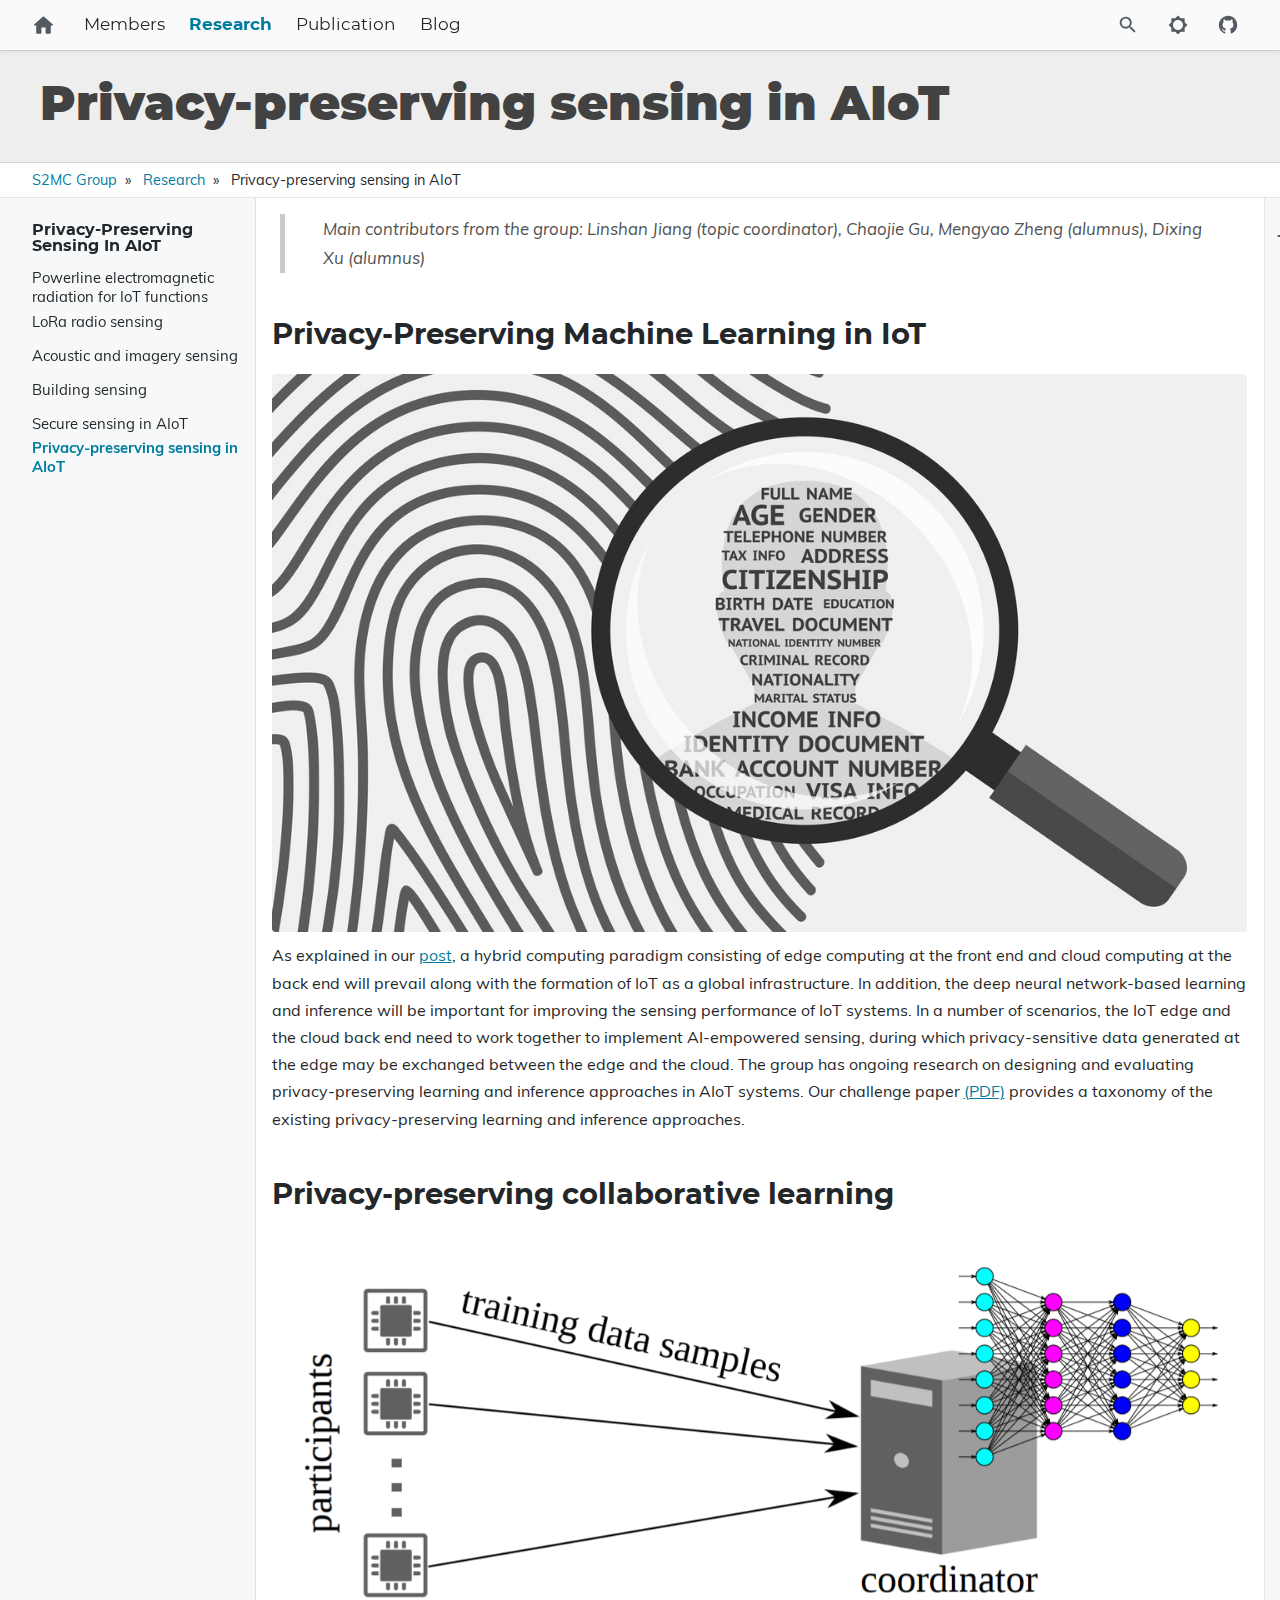
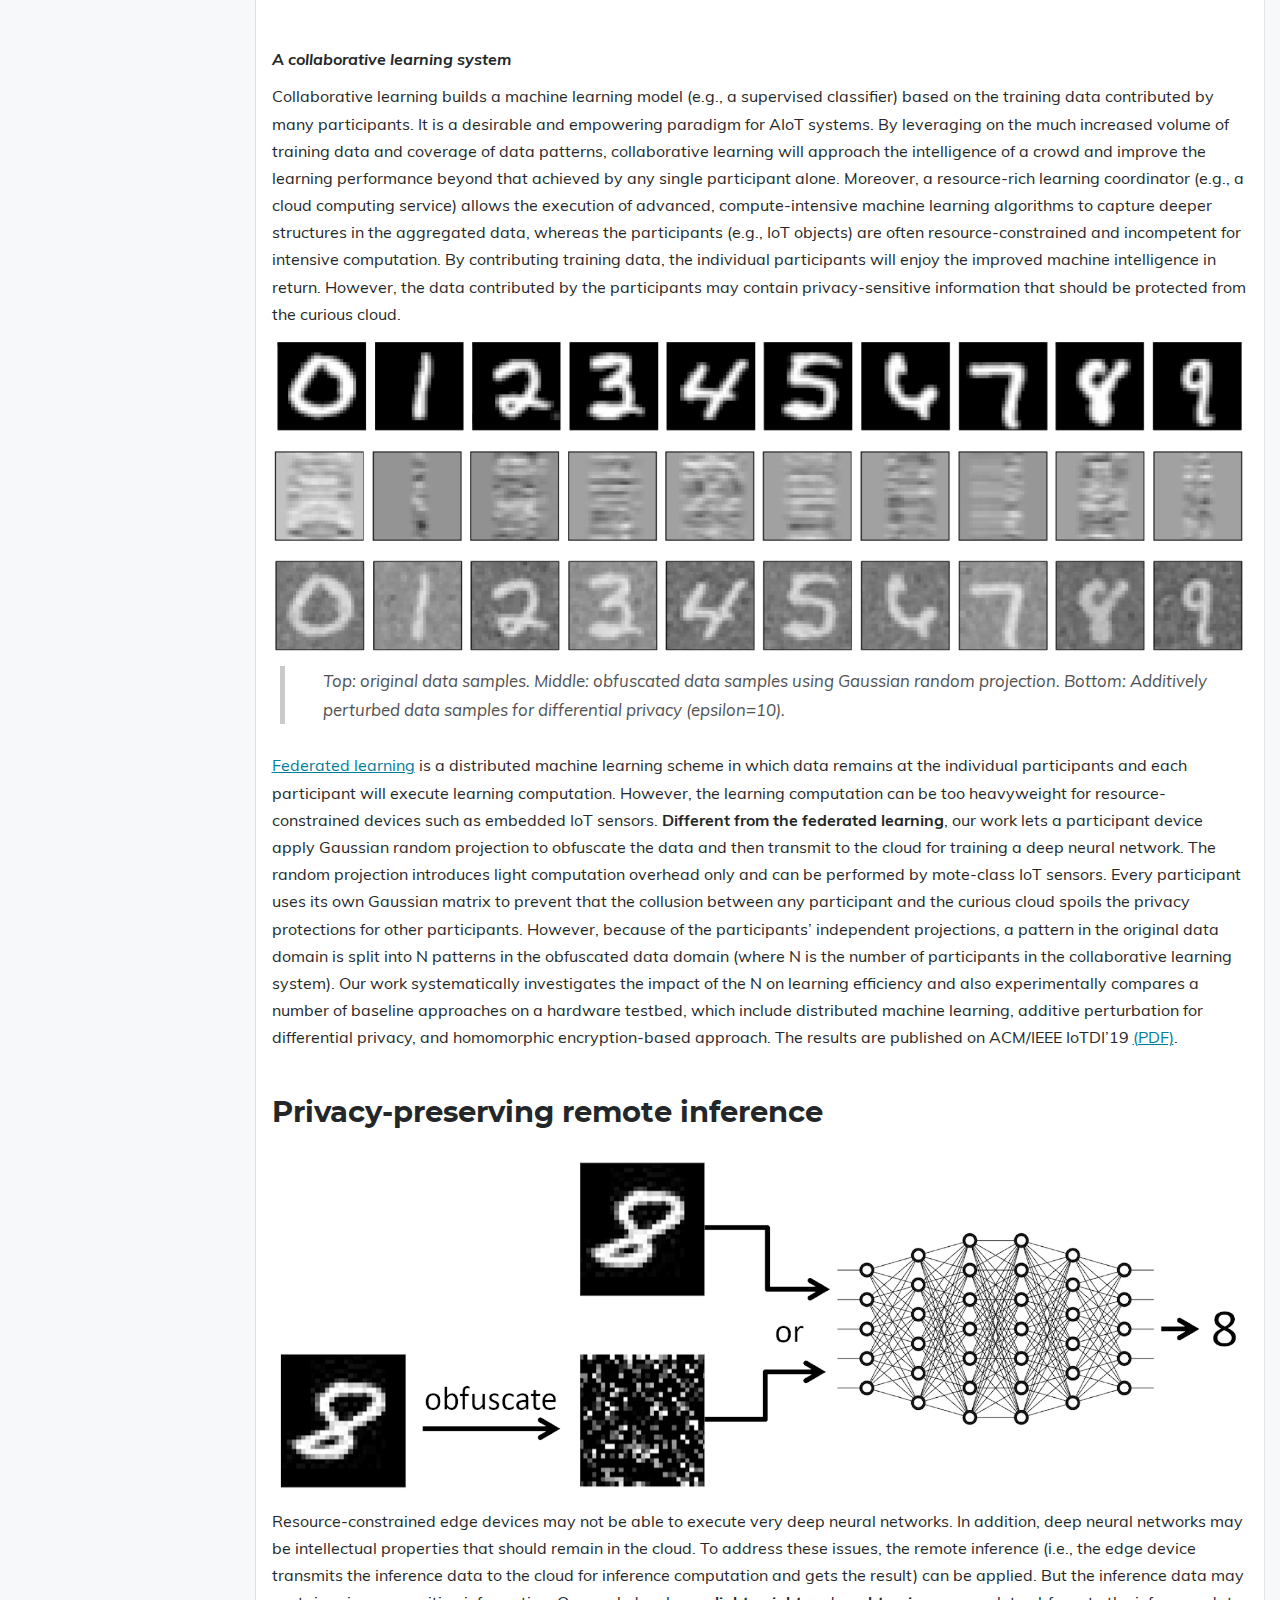
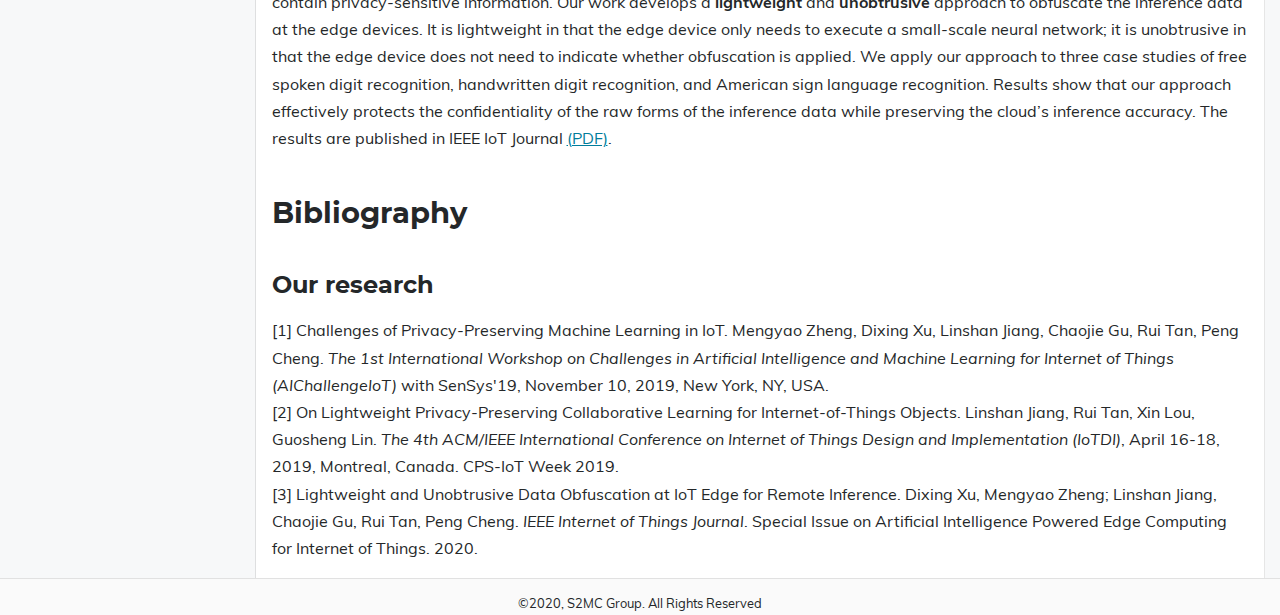
<file: research/privacy/index.html>
<!DOCTYPE html>
<html lang="en" dir="ltr">

<head>
    <meta charset="utf-8">
    <meta name="viewport" content="width=device-width, initial-scale=1">
    <title>Privacy-preserving sensing in AIoT – S2MC Group</title>
    


<script src="/js/enquire.min.dfb99dee1e029d51d6cfb672d847929890b1585402de17f5ed092edd72a688b4.js"></script>

<script defer src="/js/fuse.min.94c78ad70b02749822921660cf4e9f0b3701bc0680c421afb784a78228de0275.js"></script>

<script defer src="/js/lazysizes.min.31dd6a2d3a1ec0f78a8df007535cf23f03aeb5c70f026e6d6a19dac3b3acc340.js"></script>

<script defer src="/js/helper/getParents.min.1618c696be7c98933f9a92677f518b512a74e55bdbb976b09936b4182e93181b.js"></script>

<script defer src="/js/helper/fadeinout.min.93a331f96194789a542f33690bbe4f0c102c7e78ffc018217f5a1c33010bad91.js"></script>

<script>
  "use strict";

  
  var languagedir = JSON.parse("\"ltr\"");

  window.onload = function() {

    
    var toggleSidebarElem = document.getElementById("toggle-sidebar");
    var tocBodyElem = document.querySelector('.toc__body');
    var tocLabelElem = document.querySelector('.toc__label');
    var listMainElem = document.getElementById('list-main');
    var listSideElem = document.getElementById('list-side');
    var sliderIcons = document.querySelectorAll('.slider__icon');

    toggleSidebarElem ?
      toggleSidebarElem.addEventListener('change', function (e) {
        if (e.target.checked) {
          if (tocBodyElem) {
            fadeIn(tocBodyElem, 200);
          }
          if (tocLabelElem) {
            fadeIn(tocLabelElem, 200);
          }
          if (listMainElem && listSideElem) {
            listMainElem.className = 'm';
            listSideElem.className = 'r';
          }

          sliderIcons && sliderIcons.forEach(function (elem) {
            if (elem.classList.contains('hide')) {
              elem.classList.remove('hide');
            } else {
              elem.classList.add('hide');
            }
          });

        } else {
          if (tocBodyElem) {
            fadeOut(tocBodyElem, 200);
          }
          if (tocLabelElem) {
            fadeOut(tocLabelElem, 200);
          }
          if (listMainElem && listSideElem) {
            listMainElem.className = 'mr';
            listSideElem.className = 'hide';
          }

          sliderIcons && sliderIcons.forEach(function (elem) {
            if (elem.classList.contains('hide')) {
              elem.classList.remove('hide');
            } else {
              elem.classList.add('hide');
            }
          });
        }
      }) : null;
    

    
    var navCollapseBtn = document.getElementById('navCollapseBtn');
    navCollapseBtn ? navCollapseBtn.addEventListener('click', function(e) {
      var navCollapse = document.querySelector('.navbar__collapse');
      
      if (navCollapse) {
        var dataOpen = navCollapse.getAttribute('data-open');

        if (dataOpen === 'true') {
          navCollapse.setAttribute('data-open', 'false');
          navCollapse.style.maxHeight = 0;
        } else {
          navCollapse.setAttribute('data-open', 'true');
          navCollapse.style.maxHeight = navCollapse.scrollHeight + "px";
        }
      }
    }) : null;
    


    
    var expandBtn = document.querySelectorAll('.expand__button');

    for (let i = 0; i < expandBtn.length; i++) {
      expandBtn[i].addEventListener("click", function () {
        var content = this.nextElementSibling;
        if (content.style.maxHeight) {
          content.style.maxHeight = null;
          this.querySelector('svg').classList.add('expand-icon__right');
          this.querySelector('svg').classList.remove('expand-icon__down');
        } else {
          content.style.maxHeight = content.scrollHeight + "px";
          this.querySelector('svg').classList.remove('expand-icon__right');
          this.querySelector('svg').classList.add('expand-icon__down');
        }
      });
    }
    

    
    
    var root = document.getElementById('root');
    var toggleToLightBtn = document.getElementById('toggleToLight');
    var toggleToDarkBtn = document.getElementById('toggleToDark');

    toggleToDark.onclick = function(e) {
      root.className = 'theme__dark';
      localStorage.setItem('theme', 'dark');
      toggleToLightBtn.className = 'navbar__icons--icon';
      toggleToDarkBtn.className = 'hide';
    }

    toggleToLight.onclick = function (e) {
      root.className = 'theme__light';
      localStorage.setItem('theme', 'light');
      toggleToLightBtn.className = 'hide';
      toggleToDarkBtn.className = 'navbar__icons--icon';
    }


    
    document.querySelectorAll('.menu__list').forEach(function(elem) {
      if (elem.classList.contains('active')) {
        elem.style.maxHeight = elem.scrollHeight + "px"; 
      }
    });
    
    document.querySelectorAll('.menu__title--collapse').forEach(function(elem) {
      elem.addEventListener('click', function (e) {
        var content = this.nextElementSibling;
        var menuTitleIcon = this.querySelector('.menu__title--icon');
        if (!content) {
          return null;
        }

        var parent = elem.parentNode;
        while (parent.classList.contains('menu__list') && parent.classList.contains('active')) {
          console.log('parent');
          parent.style.maxHeight = 100 * parent.children.length + "px";
          parent = parent.parentNode;
        }

        if (content.style.maxHeight) {
          console.log('null');
          content.style.maxHeight = null;
          content.classList.remove('active');
          menuTitleIcon.classList.add('right');
          
          if (languagedir === 'rtl') {
            menuTitleIcon.classList.remove('downrtl');
          } else {
            menuTitleIcon.classList.remove('down');
          }
        } else {
          console.log('scrollHeight');
          content.style.maxHeight = content.scrollHeight + "px";
          content.classList.add('active');
          menuTitleIcon.classList.remove('right');
          
          if (languagedir === 'rtl') {
            menuTitleIcon.classList.add('downrtl');
          } else {
            menuTitleIcon.classList.add('down');
          }
        }
      });
    });
    


    
    var mobileLogo = document.getElementById('mobileLogo');
    var modal = document.getElementById("myModal");
    var drawer = document.getElementById('myDrawer');
    var drawerCloseBtn = document.querySelector('.drawer__close');

    var openDrawer = function() {
      modal.style.opacity = 1;

      if (languagedir === 'rtl') {
        modal.style.right = 0;
        drawer.style.right = 0;
      } else {
        modal.style.left = 0;
        drawer.style.left = 0;
      }
    }

    var closeDrawer = function() {
      modal.style.opacity = 0;

      if (languagedir === 'rtl') {
        drawer.style.right = '-100%';
      } else {
        drawer.style.left = '-100%';
      }

      
      setTimeout(function () {
        if (languagedir === 'rtl') {
          modal.style.right = '-100%';
        } else {
          modal.style.left = '-100%';
        }
      }, 250);
    }

    mobileLogo.onclick = function () {
      openDrawer();
      localStorage.setItem('isDrawerOpen', 'true');
    }

    modal.onclick = function () {
      closeDrawer();
      localStorage.setItem('isDrawerOpen', 'false');
    }

    drawerCloseBtn.onclick = function () {
      closeDrawer();
      localStorage.setItem('isDrawerOpen', 'false');
    }
  


  
    var lastScrollTop = window.pageYOffset || document.documentElement.scrollTop;
    var tocElem = document.querySelector('.toc');
    var tableOfContentsElem = tocElem ? tocElem.querySelector('#TableOfContents') : null;
    var singleContentsElem = document.querySelector('.single__contents');
    var dataBGImgs = document.querySelectorAll('div[data-bgimg]');

    
    var tocLevels = JSON.parse("null");

    if (tocLevels) {
      tocLevels = tocLevels.toString();
    } else {
      tocLevels = "h1, h2, h3, h4, h5, h6";
    }

    
    var isLandingBgImg = JSON.parse("null");
    
    var isHome = JSON.parse("false");

    function setNavbarBG(scrollTop) {
      if (isHome && isLandingBgImg && Object.keys(isLandingBgImg).length) {
        if (isLandingBgImg.height <= scrollTop) {
          dataBGImgs.forEach(function(elem) {
            elem.setAttribute('data-bgimg', 'false');
          });
        } else {
          dataBGImgs.forEach(function (elem) {
            elem.setAttribute('data-bgimg', 'true');
          });
        }
      }
    }
    setNavbarBG(lastScrollTop);

    window.onscroll = function () {
      var st = window.pageYOffset || document.documentElement.scrollTop;
      if (st > lastScrollTop) { 
        singleContentsElem ? 
        singleContentsElem.querySelectorAll(tocLevels.toString()).forEach(function(elem) {
          if (document.documentElement.scrollTop >= elem.offsetTop) {
            if (tableOfContentsElem) {
              var id = elem.getAttribute('id');
              tocElem.querySelectorAll('a').forEach(function (elem) {
                elem.classList.remove('active');
              });
              tocElem.querySelector('a[href="#' + id + '"]') ? 
              tocElem.querySelector('a[href="#' + id + '"]').classList.add('active') : null;
            }
          }
        }) : null;
        setNavbarBG(st);
      } else { 
        singleContentsElem ? 
        singleContentsElem.querySelectorAll(tocLevels.toString()).forEach(function(elem) {
          if (document.documentElement.scrollTop >= elem.offsetTop) {
            if (tableOfContentsElem) {
              var id = elem.getAttribute('id');
              tocElem.querySelectorAll('a').forEach(function (elem) {
                elem.classList.remove('active');
              });
              tocElem.querySelector('a[href="#' + id + '"]') ? 
              tocElem.querySelector('a[href="#' + id + '"]').classList.add('active') : null;
            }
          }
        }) : null;
        setNavbarBG(st);
      }
      lastScrollTop = st <= 0 ? 0 : st;
    };
    



    
    var mobileSearchInputElem = document.querySelector('#search-mobile');
    var mobileSearchClassElem = document.querySelector('.mobile-search');
    var mobileSearchBtnElem = document.querySelector('#mobileSearchBtn');
    var mobileSearchCloseBtnElem = document.querySelector('#search-mobile-close');
    var mobileSearchContainer = document.querySelector('#search-mobile-container');
    var mobileSearchResultsElem = document.querySelector('#search-mobile-results');
    var htmlElem = document.querySelector('html');

    if (mobileSearchClassElem) {
      mobileSearchClassElem.style.display = 'none';
    }

    mobileSearchBtnElem ? 
    mobileSearchBtnElem.addEventListener('click', function () {
      if (mobileSearchContainer) {
        mobileSearchContainer.style.display = 'block';
      }

      if (mobileSearchInputElem) {
        mobileSearchInputElem.focus();
      }

      if (htmlElem) {
        htmlElem.style.overflowY = 'hidden';
      }
    }) : null;

    mobileSearchCloseBtnElem ? 
    mobileSearchCloseBtnElem.addEventListener('click', function() {
      if (mobileSearchContainer) {
        mobileSearchContainer.style.display = 'none';
      }

      if (mobileSearchInputElem) {
        mobileSearchInputElem.value = '';
      }
      
      if (mobileSearchResultsElem) {
        while (mobileSearchResultsElem.firstChild) {
          mobileSearchResultsElem.removeChild(mobileSearchResultsElem.firstChild);
        }
      }

      if (htmlElem) {
        htmlElem.style.overflowY = 'visible';
      }
    }) : null;

    mobileSearchInputElem ? 
    mobileSearchInputElem.addEventListener('keydown', function(e) {
      if (e.key === 'Escape') {
        if (mobileSearchContainer) {
          mobileSearchContainer.style.display = 'none';
        }
        
        if (mobileSearchInputElem) {
          mobileSearchInputElem.value = '';
        }

        if (mobileSearchResultsElem) {
          while (mobileSearchResultsElem.firstChild) {
            mobileSearchResultsElem.removeChild(mobileSearchResultsElem.firstChild);
          }
        }
        if (htmlElem) {
          htmlElem.style.overflowY = 'visible';
        }
      }
    }) : null;
  


  
    var localTheme = localStorage.getItem('theme');
    var rootEleme = document.getElementById('root');
    var selectThemeElem = document.querySelectorAll('.select-theme');
    var selectThemeItemElem = document.querySelectorAll('.select-theme__item');
    
    if (localTheme) {
      selectThemeItemElem ? 
      selectThemeItemElem.forEach(function (elem) {
        if (elem.text.trim() === localTheme) {
          elem.classList.add('is-active');
        } else {
          elem.classList.remove('is-active');
        }
      }) : null;
    }

    selectThemeItemElem ? 
    selectThemeItemElem.forEach(function (v, i) {
      v.addEventListener('click', function (e) {
        var selectedThemeVariant = e.target.text.trim();
        localStorage.setItem('theme', selectedThemeVariant);

        rootEleme.removeAttribute('class');
        rootEleme.classList.add(`theme__${selectedThemeVariant}`);
        selectThemeElem.forEach(function(rootElem) {
          rootElem.querySelectorAll('a').forEach(function (elem) {
            if (elem.classList) {
              if (elem.text.trim() === selectedThemeVariant) {
                if (!elem.classList.contains('is-active')) {
                  elem.classList.add('is-active');
                }
              } else {
                if (elem.classList.contains('is-active')) {
                  elem.classList.remove('is-active');
                }
              }
            }
          });
        });

        if (window.mermaid) {
          if (selectedThemeVariant === "dark" || selectedThemeVariant === "hacker") {
            mermaid.initialize({ theme: 'dark' });
            location.reload();
          } else {
            mermaid.initialize({ theme: 'default' });
            location.reload();
          }
        }

        var utterances = document.querySelector('iframe');
        if (utterances) {
          utterances.contentWindow.postMessage({
            type: 'set-theme',
            theme: selectedThemeVariant === "dark" || selectedThemeVariant === "hacker" ? 'photon-dark' : selectedThemeVariant === 'kimbie' ? 'github-dark-orange' : 'github-light',
          }, 'https://utteranc.es');
        }
      });
    }) : null;
  


  
    
    var searchURL = JSON.parse("\"https://ntuiot.xyz/\"");
    var searchResults = null;
    var searchMenu = null;
    var searchText = null;
    
    
    var enableSearchHighlight = JSON.parse("true");
    
    var enableSearch = JSON.parse("true");

    var fuse = null;

    if (enableSearch) {
      (function initFuse() {
        var xhr = new XMLHttpRequest();
        xhr.open('GET', searchURL + "index.json");
        xhr.setRequestHeader('Content-Type', 'application/json; charset=utf-8');
        xhr.onload = function () {
          if (xhr.status === 200) {
            fuse = new Fuse(JSON.parse(xhr.response.toString('utf-8')), {
              keys: ['title', 'description', 'content'],
              includeMatches: enableSearchHighlight,
              shouldSort: true,
              threshold: 0.4,
              location: 0,
              distance: 100,
              maxPatternLength: 32,
              minMatchCharLength: 1,
            });
          }
          else {
            console.error(`[${xhr.status}]Error:`, xhr.statusText);
          }
        };
        xhr.send();
      })();
    }
    
    function makeLi(ulElem, obj) {
      var li = document.createElement('li');
      li.className = 'search-result__item';
      
      var a = document.createElement('a');
      a.innerHTML = obj.title;
      a.setAttribute('class', 'search-result__item--title');
      a.setAttribute('href', obj.permalink);

      var descDiv = document.createElement('div');
      descDiv.setAttribute('class', 'search-result__item--desc');
      if (obj.description) {
        descDiv.innerHTML = obj.description;
      } else if (obj.content) {
        descDiv.innerHTML = obj.content.substring(0, 80);
      }
      
      li.appendChild(a);
      li.appendChild(descDiv);
      ulElem.appendChild(li);
    }

    function makeHighlightLi(ulElem, obj) {
      var li = document.createElement('li');
      li.className = 'search-result__item';
      var descDiv = null;

      var a = document.createElement('a');
      a.innerHTML = obj.item.title;
      a.setAttribute('class', 'search-result__item--title');
      a.setAttribute('href', obj.item.uri);

      if (obj.matches && obj.matches.length) {
        for (var i = 0; i < obj.matches.length; i++) {
          if ('title' === obj.matches[i].key) {
            a = document.createElement('a');
            a.innerHTML = generateHighlightedText(obj.matches[i].value, obj.matches[i].indices);
            a.setAttribute('class', 'search-result__item--title');
            a.setAttribute('href', obj.item.uri);
          }
          
          if ('description' === obj.matches[i].key) {
            descDiv = document.createElement('div');
            descDiv.setAttribute('class', 'search-result__item--desc');
            descDiv.innerHTML = generateHighlightedText(obj.item.description, obj.matches[i].indices);
          } else if ('content' === obj.matches[i].key) {
            if (!descDiv) {
              descDiv = document.createElement('div');
              descDiv.setAttribute('class', 'search-result__item--desc');
              descDiv.innerHTML = generateHighlightedText(obj.item.content.substring(0, 80), obj.matches[i].indices);
            }
          } else {
            if (obj.item.description) {
              descDiv = document.createElement('div');
              descDiv.setAttribute('class', 'search-result__item--desc');
              descDiv.innerHTML = obj.item.description;
            } else {
              descDiv = document.createElement('div');
              descDiv.setAttribute('class', 'search-result__item--desc');
              descDiv.innerHTML = obj.item.content.substring(0, 80);
            }
          }
        }

        li.appendChild(a);
        if (descDiv) {
          li.appendChild(descDiv);
        }
        if (li) {
          ulElem.appendChild(li);
        }
      }
    }

    function renderSearchResults(searchText, results) {
      searchResults = document.getElementById('search-results');
      searchMenu = document.getElementById('search-menu');
      searchResults.setAttribute('class', 'dd is-active');
      
      var ul = document.createElement('ul');
      ul.setAttribute('class', 'dd-content search-content');

      if (results.length) {
        results.forEach(function (result) {
          var li = document.createElement('li');
          var a = document.createElement('a');
          a.setAttribute('href', result.uri);
          a.setAttribute('class', 'dd-item');
          a.appendChild(li);

          var titleDiv = document.createElement('div');
          titleDiv.innerHTML = result.title;
          titleDiv.setAttribute('class', 'search-result__item--title');

          var descDiv = document.createElement('div');
          descDiv.setAttribute('class', 'search-result__item--desc');
          if (result.description) {
            descDiv.innerHTML = result.description;
          } else if (result.content) {
            descDiv.innerHTML = result.content.substring(0, 80);
          }

          li.appendChild(titleDiv);
          li.appendChild(descDiv);
          ul.appendChild(a);
        });
      } else {
        var li = document.createElement('li');
        li.setAttribute('class', 'dd-item');
        li.innerText = 'No results found';
        ul.appendChild(li);
      }

      while (searchMenu.hasChildNodes()) {
        searchMenu.removeChild(
          searchMenu.lastChild
        );
      }
      
      searchMenu.appendChild(ul);
    }

    function renderSearchHighlightResults(searchText, results) {
      searchResults = document.getElementById('search-results');
      searchMenu = document.getElementById('search-menu');
      searchResults.setAttribute('class', 'dd is-active');

      var ul = document.createElement('ul');
      ul.setAttribute('class', 'dd-content search-content');

      if (results.length) {
        results.forEach(function (result) {
          var li = document.createElement('li');
          var a = document.createElement('a');
          var descDiv = null;

          a.setAttribute('href', result.item.uri);
          a.setAttribute('class', 'dd-item');
          a.appendChild(li);

          var titleDiv = document.createElement('div');
          titleDiv.innerHTML = result.item.title;
          titleDiv.setAttribute('class', 'search-result__item--title');
          
          if (result.matches && result.matches.length) {
            for (var i = 0; i < result.matches.length; i++) {
              if ('title' === result.matches[i].key) {
                titleDiv.innerHTML = generateHighlightedText(result.matches[i].value, result.matches[i].indices);
              }

              if ('description' === result.matches[i].key) {
                descDiv = document.createElement('div');
                descDiv.setAttribute('class', 'search-result__item--desc');
                descDiv.innerHTML = generateHighlightedText(result.item.description, result.matches[i].indices);
              } else if ('content' === result.matches[i].key) {
                if (!descDiv) {
                  descDiv = document.createElement('div');
                  descDiv.setAttribute('class', 'search-result__item--desc');
                  descDiv.innerHTML = generateHighlightedText(result.item.content.substring(0, 80), result.matches[i].indices);
                }
              } else {
                if (result.item.description) {
                  descDiv = document.createElement('div');
                  descDiv.setAttribute('class', 'search-result__item--desc');
                  descDiv.innerHTML = result.item.description;
                } else {
                  descDiv = document.createElement('div');
                  descDiv.setAttribute('class', 'search-result__item--desc');
                  descDiv.innerHTML = result.item.content.substring(0, 80);
                }
              }
            }
            
            li.appendChild(titleDiv);
            if (descDiv) {
              li.appendChild(descDiv);
            }
            ul.appendChild(a);
          }
        });
      } else {
        var li = document.createElement('li');
        li.setAttribute('class', 'dd-item');
        li.innerText = 'No results found';
        ul.appendChild(li);
      }

      while (searchMenu.hasChildNodes()) {
        searchMenu.removeChild(
          searchMenu.lastChild
        );
      }
      searchMenu.appendChild(ul);
    }

    function renderSearchResultsMobile(searchText, results) {
      searchResults = document.getElementById('search-mobile-results');

      var content = document.createElement('div');
      content.setAttribute('class', 'mobile-search__content');

      if (results.length > 0) {
        results.forEach(function (result) {
          var item = document.createElement('a');
          item.setAttribute('href', result.uri);
          item.innerHTML = '<div class="mobile-search__item"><div class="mobile-search__item--title">📄 ' + result.title + '</div><div class="mobile-search__item--desc">' + (result.description ? result.description : result.content) + '</div></div>';
          content.appendChild(item);
        });
      } else {
        var item = document.createElement('span');
        content.appendChild(item);
      }

      let wrap = document.getElementById('search-mobile-results');
      while (wrap.firstChild) {
        wrap.removeChild(wrap.firstChild)
      }
      searchResults.appendChild(content);      
    }

    function renderSearchHighlightResultsMobile(searchText, results) {
      searchResults = document.getElementById('search-mobile-results');

      var ul = document.createElement('div');
      ul.setAttribute('class', 'mobile-search__content');

      if (results.length) {
        results.forEach(function (result) {
          var li = document.createElement('li');
          var a = document.createElement('a');
          var descDiv = null;

          a.setAttribute('href', result.item.uri);
          a.appendChild(li);
          li.setAttribute('class', 'mobile-search__item');

          var titleDiv = document.createElement('div');
          titleDiv.innerHTML = result.item.title;
          titleDiv.setAttribute('class', 'mobile-search__item--title');
          
          if (result.matches && result.matches.length) {
            for (var i = 0; i < result.matches.length; i++) {
              if ('title' === result.matches[i].key) {
                titleDiv.innerHTML = generateHighlightedText(result.matches[i].value, result.matches[i].indices);
              }

              if ('description' === result.matches[i].key) {
                descDiv = document.createElement('div');
                descDiv.setAttribute('class', 'mobile-search__item--desc');
                descDiv.innerHTML = generateHighlightedText(result.item.description, result.matches[i].indices);
              } else if ('content' === result.matches[i].key) {
                if (!descDiv) {
                  descDiv = document.createElement('div');
                  descDiv.setAttribute('class', 'mobile-search__item--desc');
                  descDiv.innerHTML = generateHighlightedText(result.item.content.substring(0, 150), result.matches[i].indices);
                }
              } else {
                if (result.item.description) {
                  descDiv = document.createElement('div');
                  descDiv.setAttribute('class', 'mobile-search__item--desc');
                  descDiv.innerHTML = result.item.description;
                } else {
                  descDiv = document.createElement('div');
                  descDiv.setAttribute('class', 'mobile-search__item--desc');
                  descDiv.innerHTML = result.item.content.substring(0, 150);
                }
              }
            }
            
            li.appendChild(titleDiv);
            if (descDiv) {
              li.appendChild(descDiv);
            }
            ul.appendChild(a);
          }
        });
      } else {
        var item = document.createElement('span');
        ul.appendChild(item);
      }

      let wrap = document.getElementById('search-mobile-results');
      while (wrap.firstChild) {
        wrap.removeChild(wrap.firstChild)
      }
      searchResults.appendChild(ul);
    }

    function generateHighlightedText(text, regions) {
      if (!regions) {
        return text;
      }

      var content = '', nextUnhighlightedRegionStartingIndex = 0;

      regions.forEach(function(region) {
        if (region[0] === region[1]) {
          return null;
        }
        
        content += '' +
          text.substring(nextUnhighlightedRegionStartingIndex, region[0]) +
          '<span class="search__highlight">' +
            text.substring(region[0], region[1] + 1) +
          '</span>' +
        '';
        nextUnhighlightedRegionStartingIndex = region[1] + 1;
      });

      content += text.substring(nextUnhighlightedRegionStartingIndex);

      return content;
    };

    var searchElem = document.getElementById('search');
    var searchMobile = document.getElementById('search-mobile');
    var searchResultsContainer = document.getElementById('search-results');

    searchElem ? 
    searchElem.addEventListener('input', function(e) {
      if (!e.target.value | window.innerWidth < 770) {
        searchResultsContainer ? searchResultsContainer.setAttribute('class', 'dd') : null;
        return null;
      }

      searchText = e.target.value;
      var results = fuse.search(e.target.value);

      if (enableSearchHighlight) {
        renderSearchHighlightResults(searchText, results);
      } else {
        renderSearchResults(searchText, results);
      }

      var dropdownItems = searchResultsContainer.querySelectorAll('.dd-item');
      dropdownItems ? dropdownItems.forEach(function (item) {
        item.addEventListener('mousedown', function (e) {
          console.log('mousedown');
          e.target.click();
        });
      }) : null;
    }) : null;

    searchElem ? 
    searchElem.addEventListener('blur', function() {
      if (window.innerWidth < 770) {
        return null;
      }
      searchResultsContainer ? searchResultsContainer.setAttribute('class', 'dd') : null;
    }) : null;

    searchElem ? 
    searchElem.addEventListener('click', function(e) {
      if (window.innerWidth < 770) {
        return null;
      }
      if (!e.target.value) {
        searchResultsContainer ? searchResultsContainer.setAttribute('class', 'dd') : null;
        return null;
      }

      searchText = e.target.value;
      var results = fuse.search(e.target.value);

      if (enableSearchHighlight) {
        renderSearchHighlightResults(searchText, results);
      } else {
        renderSearchResults(searchText, results);
      }

      var dropdownItems = searchResultsContainer.querySelectorAll('.dd-item');
      dropdownItems ? dropdownItems.forEach(function (item) {
        item.addEventListener('mousedown', function (e) {
          console.log('mousedown');
          e.target.click();
        });
      }) : null;
    }) : null;

    var searchMenuElem = document.getElementById("search-menu");
    var activeItem = document.querySelector('#search-menu .dd-item.is-active');
    var activeIndex = null;
    var items = null;
    var searchContainerMaxHeight = 350;

    searchElem ? 
    searchElem.addEventListener('keydown', function(e) {
      if (window.innerWidth < 770) {
        return null;
      }

      var items = document.querySelectorAll('#search-menu .dd-item');
      
      if (e.key === 'ArrowDown') {
        if (activeIndex === null) {
          activeIndex = 0;
          items[activeIndex].classList.remove('is-active');
        } else {
          items[activeIndex].classList.remove('is-active');
          activeIndex = activeIndex === items.length - 1 ? 0 : activeIndex + 1;
        }
        items[activeIndex].classList.add('is-active');

        let overflowedPixel = items[activeIndex].offsetTop + items[activeIndex].clientHeight - searchContainerMaxHeight;
        if (overflowedPixel > 0) {
          document.querySelector(".search-content").scrollTop += items[activeIndex].getBoundingClientRect().height;
        } else if (activeIndex === 0) {
          document.querySelector(".search-content").scrollTop = 0;
        }
      } else if (e.key === 'ArrowUp') {
        if (activeIndex === null) {
          activeIndex = items.length - 1;
          items[activeIndex].classList.remove('is-active');
        } else {
          items[activeIndex].classList.remove('is-active');
          activeIndex = activeIndex === 0 ? items.length - 1 : activeIndex - 1;
        }
        items[activeIndex].classList.add('is-active');
        
        let overflowedPixel = items[activeIndex].offsetTop + items[activeIndex].clientHeight - searchContainerMaxHeight;
        if (overflowedPixel < 0) {
          document.querySelector(".search-content").scrollTop -= items[activeIndex].getBoundingClientRect().height;
        } else {
          document.querySelector(".search-content").scrollTop = overflowedPixel + items[activeIndex].getBoundingClientRect().height;
        }
      } else if (e.key === 'Enter') {
        var currentItemLink = items[activeIndex].getAttribute('href');
        if (currentItemLink) {
          location.href = currentItemLink;
        }
      } else if (e.key === 'Escape') {
        e.target.value = null;
        if (searchResults) {
          searchResults.classList.remove('is-active');
        }
      }
    }) : null;

    searchMobile ? 
    searchMobile.addEventListener('input', function(e) {
      if (!e.target.value) {
        let wrap = document.getElementById('search-mobile-results');
        while (wrap.firstChild) {
          wrap.removeChild(wrap.firstChild);
        }
        return null;
      }

      searchText = e.target.value;
      var results = fuse.search(e.target.value);
      
      if (enableSearchHighlight) {
        renderSearchHighlightResultsMobile(searchText, results);
      } else {
        renderSearchResultsMobile(searchText, results);
      }

      var dropdownItems = searchResultsContainer.querySelectorAll('.dd-item');
      dropdownItems ? dropdownItems.forEach(function (item) {
        item.addEventListener('mousedown', function (e) {
          console.log('mousedown');
          e.target.click();
        });
      }) : null;
    }) : null;
  
  }
</script>
    


<link rel="stylesheet" href="/css/main.min.css">


    <link rel="alternate" type="application/rss&#43;xml" title="RSS" href="https://ntuiot.xyz/research/privacy/index.xml">
<meta name="description" content="" />
<meta name="keywords" content="">
<meta name="created" content="2020-04-14T14:09:21&#43;0900">
<meta name="modified" content="2020-04-14T14:09:21&#43;0900">


<meta property="og:site_name" content="S2MC Group">
<meta property="og:title" content="Privacy-preserving sensing in AIoT">
<meta property="og:url" content="https://ntuiot.xyz/research/privacy/">
<meta property="og:type" content="website">

<meta name="generator" content="Hugo 0.74.3" />
<meta name="msapplication-TileColor" content="#ffffff">
<meta name="theme-color" content="#ffffff">
<link rel="canonical" href="https://ntuiot.xyz/research/privacy/">
<link rel="manifest" href="/manifest.json">

  <link rel="apple-touch-icon" sizes="57x57" href="/favicon/apple-icon-57x57.png">
  <link rel="apple-touch-icon" sizes="60x60" href="/favicon/apple-icon-60x60.png">
  <link rel="apple-touch-icon" sizes="72x72" href="/favicon/apple-icon-72x72.png">
  <link rel="apple-touch-icon" sizes="76x76" href="/favicon/apple-icon-76x76.png">
  <link rel="apple-touch-icon" sizes="114x114" href="/favicon/apple-icon-114x114.png">
  <link rel="apple-touch-icon" sizes="120x120" href="/favicon/apple-icon-120x120.png">
  <link rel="apple-touch-icon" sizes="144x144" href="/favicon/apple-icon-144x144.png">
  <link rel="apple-touch-icon" sizes="152x152" href="/favicon/apple-icon-152x152.png">
  <link rel="apple-touch-icon" sizes="180x180" href="/favicon/apple-icon-180x180.png">
  <link rel="icon" type="image/png" sizes="192x192" href="/favicon/android-icon-192x192.png">
  <link rel="icon" type="image/png" sizes="192x192" href="/favicon/android-icon-512x512.png">
  <link rel="icon" type="image/png" sizes="32x32" href="/favicon/favicon-32x32.png">
  <link rel="icon" type="image/png" sizes="96x96" href="/favicon/favicon-96x96.png">
  <link rel="icon" type="image/png" sizes="16x16" href="/favicon/favicon-16x16.png">
  <meta name="msapplication-TileColor" content="#ffffff">
  <meta name="msapplication-TileImage" content="/ms-icon-144x144.png">

    <script type="application/ld+json">
  {
    "@context": "https://schema.org",
    "@type": "WebPage",
    "url" : "https://ntuiot.xyz/research/privacy/",
    "name": "Privacy-preserving sensing in AIoT",
    "mainEntityOfPage": {
      "@type": "WebPage",
      "@id": "https://ntuiot.xyz/"
    },
    "publisher": {
      "@type": "Organization",
      "name": "S2MC Group",
      "url": "https://ntuiot.xyz/"
    }
  }
</script>

    

</head>

<body id="root" class="theme__light">
    <script>
        var localTheme = localStorage.getItem('theme');
        if (localTheme) {
            document.getElementById('root').className = `theme__${localTheme}`;
        }        
    </script>
    
    <div id="container">
        <div id="myDrawer" class="drawer" style="">
  <div class="drawer__header">
    <a href="/" class="drawer__header--text">
      S2MC Group
    </a>
    <div class="grow"></div>
    <div class="drawer__close">
      <svg xmlns="http://www.w3.org/2000/svg" width="22" height="22" viewBox="0 0 24 24"><path fill="none" d="M0 0h24v24H0V0z"/><path fill="currentColor" d="M18.3 5.71c-.39-.39-1.02-.39-1.41 0L12 10.59 7.11 5.7c-.39-.39-1.02-.39-1.41 0-.39.39-.39 1.02 0 1.41L10.59 12 5.7 16.89c-.39.39-.39 1.02 0 1.41.39.39 1.02.39 1.41 0L12 13.41l4.89 4.89c.39.39 1.02.39 1.41 0 .39-.39.39-1.02 0-1.41L13.41 12l4.89-4.89c.38-.38.38-1.02 0-1.4z"/></svg>
    </div>
  </div>

  <div class="drawer__body">
    <div class="menu">
  <h6 class="menu__label">
    
      Privacy-preserving sensing in AIoT
    
  </h6>
  <ul>
    
    
      
  
  
  
  
  
  
  

  
  
  
  
  
  
  
  <li class="">
    <a href="https://ntuiot.xyz/research/powerline/"
      class="menu__title ">Powerline electromagnetic radiation for IoT functions</a>
  </li>
  

    
      
  
  
  
  
  
  
  

  
  
  
  
  
  
  
  <li class="">
    <a href="https://ntuiot.xyz/research/lora/"
      class="menu__title ">LoRa radio sensing</a>
  </li>
  

    
      
  
  
  
  
  
  
  

  
  
  
  
  
  
  
  <li class="">
    <a href="https://ntuiot.xyz/research/acoustic_image/"
      class="menu__title ">Acoustic and imagery sensing</a>
  </li>
  

    
      
  
  
  
  
  
  
  

  
  
  
  
  
  
  
  <li class="">
    <a href="https://ntuiot.xyz/research/building/"
      class="menu__title ">Building sensing</a>
  </li>
  

    
      
  
  
  
  
  
  
  

  
  
  
  
  
  
  
  <li class="">
    <a href="https://ntuiot.xyz/research/secure/"
      class="menu__title ">Secure sensing in AIoT</a>
  </li>
  

    
      
  
  
  
  
  
  
  

  
  
  
  
  
  
  
  <li class="active">
    <a href="https://ntuiot.xyz/research/privacy/"
      class="menu__title active">Privacy-preserving sensing in AIoT</a>
  </li>
  

    
  </ul>
</div>



<script>
  var menuTitle = document.querySelectorAll('.menu__title');
  var modal = document.getElementById("myModal");
  var drawer = document.getElementById('myDrawer');

  var closeDrawer = function () {
    setTimeout(function () {
      modal.style.opacity = 0;
      drawer.style.left = '-100%';
      modal.style.left = '-100%';
    }, 250);
  }

  menuTitle ? 
  menuTitle.forEach(function(elem) {
    elem.onclick = function() {
      closeDrawer();
      localStorage.setItem('isDrawerOpen', 'false');
    }
  }) : null;
</script>
  </div>
</div>
<div id="myModal" class="modal" style=""></div>

<script>
  var isDrawerOpen = localStorage.getItem('isDrawerOpen');
  var modal = document.getElementById("myModal");
  var drawer = document.getElementById('myDrawer');
  
  
  var languagedir = JSON.parse("\"ltr\"");

  var openDrawer = function () {
    modal.style.opacity = 1;
    
    if (languagedir === "rtl") {
      modal.style.right = 0;
      drawer.style.right = 0;
    } else {
      modal.style.left = 0;
      drawer.style.left = 0;
    }
  }

  if (isDrawerOpen && isDrawerOpen === 'true') {
    openDrawer();
  }
</script>
        
<nav class="nav">
  <div class="navbar__wrapper" data-bgimg="false">
    <div class="divider">
      <div class="navbar lmr">
        <div id="siteLogo" class="navbar__logo--wrapper">
  
    &nbsp;&nbsp;
  
  
    <a href="/" title="" rel="home" class="navbar__logo--text-link">
      <h6 class="navbar__logo--text" data-bgimg="false">S2MC Group</h6>
    </a>
  
</div>
        
        <div class="navbar__menu--wrapper">
          <div id="tabletLogo" class="hide">
  
    <a href="/" rel="home" class="navbar__logo--link">
      <div class="navbar__icons--icon">
        <svg xmlns="http://www.w3.org/2000/svg" width="25" height="25" viewBox="0 0 24 24"><path fill="none" d="M0 0h24v24H0V0z"/><path fill="currentColor" d="M10 19v-5h4v5c0 .55.45 1 1 1h3c.55 0 1-.45 1-1v-7h1.7c.46 0 .68-.57.33-.87L12.67 3.6c-.38-.34-.96-.34-1.34 0l-8.36 7.53c-.34.3-.13.87.33.87H5v7c0 .55.45 1 1 1h3c.55 0 1-.45 1-1z"/></svg>
      </div>
    </a>
  
</div>
          <div id="mobileLogo" class="hide">
  <a href="#" class="navbar__logo--link">
    <div class="navbar__icons--icon">
      <svg xmlns="http://www.w3.org/2000/svg" width="25" height="25" viewBox="0 0 24 24"><path fill="none" d="M0 0h24v24H0V0z"/><path fill="currentColor" d="M4 18h16c.55 0 1-.45 1-1s-.45-1-1-1H4c-.55 0-1 .45-1 1s.45 1 1 1zm0-5h16c.55 0 1-.45 1-1s-.45-1-1-1H4c-.55 0-1 .45-1 1s.45 1 1 1zM3 7c0 .55.45 1 1 1h16c.55 0 1-.45 1-1s-.45-1-1-1H4c-.55 0-1 .45-1 1z"/></svg>
    </div>
  </a>
</div>
          <span id="navMenuMobile" class="hide">
  <button id="navCollapseBtn" class="navbar__dropdown--title" aria-label="Section Menu" data-dir="ltr">
    
      research
    
    <svg xmlns="http://www.w3.org/2000/svg" width="20" height="20" viewBox="0 0 24 24"><path fill="currentColor" d="M8.12 9.29L12 13.17l3.88-3.88c.39-.39 1.02-.39 1.41 0 .39.39.39 1.02 0 1.41l-4.59 4.59c-.39.39-1.02.39-1.41 0L6.7 10.7c-.39-.39-.39-1.02 0-1.41.39-.38 1.03-.39 1.42 0z"/></svg>
  </button>
  <div class="navbar__collapse" data-open="false">
  <ul>
    

  
  
  
  
  <li class="navbar__menu--mobile-item ">
    <a href="/member" class="">Members</a>
  </li>

  
  
  
  
  <li class="navbar__menu--mobile-item active">
    <a href="/research" class="active">Research</a>
  </li>

  
  
  
  
  <li class="navbar__menu--mobile-item ">
    <a href="/publication" class="">Publication</a>
  </li>

  
  
  
  
  <li class="navbar__menu--mobile-item ">
    <a href="/blog" class="">Blog</a>
  </li>

  </ul>
</div>
</span>
          <ul id="navMenu" class="navbar__menu">
            

  
  
  
  
  <li class="navbar__menu--item ">
    <a href="/member" data-bgimg="false">Members</a>
  </li>

  
  
  
  
  <li class="navbar__menu--item active">
    <a href="/research" data-bgimg="false">Research</a>
  </li>

  
  
  
  
  <li class="navbar__menu--item ">
    <a href="/publication" data-bgimg="false">Publication</a>
  </li>

  
  
  
  
  <li class="navbar__menu--item ">
    <a href="/blog" data-bgimg="false">Blog</a>
  </li>

          </ul>
        </div>
        <div class="grow"></div>
        <div id="siteSearch">
          

<div class="search" data-bgimg="false">
  <span class="icon">
    <svg xmlns="http://www.w3.org/2000/svg" width="22" height="22" fill="currentColor" viewBox="0 0 24 24"><path fill="none" d="M0 0h24v24H0V0z"/><path d="M15.5 14h-.79l-.28-.27c1.2-1.4 1.82-3.31 1.48-5.34-.47-2.78-2.79-5-5.59-5.34-4.23-.52-7.79 3.04-7.27 7.27.34 2.8 2.56 5.12 5.34 5.59 2.03.34 3.94-.28 5.34-1.48l.27.28v.79l4.25 4.25c.41.41 1.08.41 1.49 0 .41-.41.41-1.08 0-1.49L15.5 14zm-6 0C7.01 14 5 11.99 5 9.5S7.01 5 9.5 5 14 7.01 14 9.5 11.99 14 9.5 14z"/></svg>
  </span>
  <input id="search" aria-label="Site Search" class="input" type="text" autocomplete="off" placeholder="Search">
  <div id="search-results" class="dropdown">
    <div id="search-menu" class="dropdown-menu">
    </div>
  </div>
</div>


        </div>
        <div id="mobileSearch" class="hide">
          
<div id="mobileSearchBtn" class="mobile-search__btn">
  <svg xmlns="http://www.w3.org/2000/svg" width="22" height="22" fill="currentColor" viewBox="0 0 24 24"><path fill="none" d="M0 0h24v24H0V0z"/><path d="M15.5 14h-.79l-.28-.27c1.2-1.4 1.82-3.31 1.48-5.34-.47-2.78-2.79-5-5.59-5.34-4.23-.52-7.79 3.04-7.27 7.27.34 2.8 2.56 5.12 5.34 5.59 2.03.34 3.94-.28 5.34-1.48l.27.28v.79l4.25 4.25c.41.41 1.08.41 1.49 0 .41-.41.41-1.08 0-1.49L15.5 14zm-6 0C7.01 14 5 11.99 5 9.5S7.01 5 9.5 5 14 7.01 14 9.5 11.99 14 9.5 14z"/></svg>
</div>

<div id="search-mobile-container" class="mobile-search hide">
  <div class="mobile-search__top">
    <input id="search-mobile" type="text" aria-label="Mobile Search" placeholder="Search..." class="mobile-search__top--input"/>
    <div id="search-mobile-close" class="mobile-search__top--icon">
      <svg xmlns="http://www.w3.org/2000/svg" width="22" height="22" viewBox="0 0 24 24"><path opacity=".87" fill="none" d="M0 0h24v24H0V0z"/><path fill="currentColor" d="M12 2C6.47 2 2 6.47 2 12s4.47 10 10 10 10-4.47 10-10S17.53 2 12 2zm0 18c-4.41 0-8-3.59-8-8s3.59-8 8-8 8 3.59 8 8-3.59 8-8 8zm3.59-13L12 10.59 8.41 7 7 8.41 10.59 12 7 15.59 8.41 17 12 13.41 15.59 17 17 15.59 13.41 12 17 8.41z"/></svg>
    </div>
  </div>
  <div id="search-mobile-results" class="mobile-search__body">
    
  </div>
</div>

        </div>
        <div class="navbar__icons">
  
  
<button id="toggleToDark" class="navbar__icons--icon" aria-label="Toggle to dark mode">
  <svg xmlns="http://www.w3.org/2000/svg" width="20" height="20" viewBox="0 0 24 24"><path d="M0 0h24v24H0z" fill="none" /><path fill="currentColor" d="M20 15.31L23.31 12 20 8.69V4h-4.69L12 .69 8.69 4H4v4.69L.69 12 4 15.31V20h4.69L12 23.31 15.31 20H20v-4.69zM12 18c-3.31 0-6-2.69-6-6s2.69-6 6-6 6 2.69 6 6-2.69 6-6 6z"/></svg>
</button>
<button id="toggleToLight" class="navbar__icons--icon" aria-label="Toggle to light mode">
  <svg xmlns="http://www.w3.org/2000/svg" width="20" height="20" viewBox="0 0 24 24"><path d="M0 0h24v24H0z" fill="none"/><path fill="currentColor" d="M20 8.69V4h-4.69L12 .69 8.69 4H4v4.69L.69 12 4 15.31V20h4.69L12 23.31 15.31 20H20v-4.69L23.31 12 20 8.69zM12 18c-3.31 0-6-2.69-6-6s2.69-6 6-6 6 2.69 6 6-2.69 6-6 6zm0-10c-2.21 0-4 1.79-4 4s1.79 4 4 4 4-1.79 4-4-1.79-4-4-4z"/></svg>
</button>
<script>
  var theme = localStorage.getItem('theme');
  var toggleToLightBtn = document.getElementById('toggleToLight');
  var toggleToDarkBtn = document.getElementById('toggleToDark');

  if (theme && theme === 'dark') {
    toggleToLightBtn.className = 'navbar__icons--icon';
    toggleToDarkBtn.className = 'hide';
  } else {
    toggleToLightBtn.className = 'hide';
    toggleToDarkBtn.className = 'navbar__icons--icon';
  }
</script>

  <div class="navbar__icons--icon">
    <a href="https://github.com/ntusg-iot" title="Github repository" aria-label="Github repository" target="_blank" rel="noreferrer">
    <svg fill="currentColor" xmlns="http://www.w3.org/2000/svg" viewBox="0 0 24 24" width="22" height="22"><path d="M10.9,2.1c-4.6,0.5-8.3,4.2-8.8,8.7c-0.5,4.7,2.2,8.9,6.3,10.5C8.7,21.4,9,21.2,9,20.8v-1.6c0,0-0.4,0.1-0.9,0.1 c-1.4,0-2-1.2-2.1-1.9c-0.1-0.4-0.3-0.7-0.6-1C5.1,16.3,5,16.3,5,16.2C5,16,5.3,16,5.4,16c0.6,0,1.1,0.7,1.3,1c0.5,0.8,1.1,1,1.4,1 c0.4,0,0.7-0.1,0.9-0.2c0.1-0.7,0.4-1.4,1-1.8c-2.3-0.5-4-1.8-4-4c0-1.1,0.5-2.2,1.2-3C7.1,8.8,7,8.3,7,7.6c0-0.4,0-0.9,0.2-1.3 C7.2,6.1,7.4,6,7.5,6c0,0,0.1,0,0.1,0C8.1,6.1,9.1,6.4,10,7.3C10.6,7.1,11.3,7,12,7s1.4,0.1,2,0.3c0.9-0.9,2-1.2,2.5-1.3 c0,0,0.1,0,0.1,0c0.2,0,0.3,0.1,0.4,0.3C17,6.7,17,7.2,17,7.6c0,0.8-0.1,1.2-0.2,1.4c0.7,0.8,1.2,1.8,1.2,3c0,2.2-1.7,3.5-4,4 c0.6,0.5,1,1.4,1,2.3v2.6c0,0.3,0.3,0.6,0.7,0.5c3.7-1.5,6.3-5.1,6.3-9.3C22,6.1,16.9,1.4,10.9,2.1z"/></svg>
    </a>
  </div>
</div>


      </div>
    </div>
  </div>
</nav>

<script>
  var siteLogo = document.getElementById('siteLogo');
  var tabletLogo = document.getElementById('tabletLogo');
  var mobileLogo = document.getElementById('mobileLogo');
  var navMenu = document.getElementById('navMenu');
  var navMenuMobile = document.getElementById('navMenuMobile');
  var siteSearch = document.getElementById('siteSearch');
  var mobileSearch = document.getElementById('mobileSearch');
  
  enquire.register("screen and (max-width:1280px)", {
    match: function () {
      siteLogo.className = 'navbar__logo--wrapper';
      tabletLogo.className = 'hide';
      mobileLogo.className = 'hide';
      navMenu.className = 'navbar__menu';
      navMenuMobile.className = 'hide';
      siteSearch.className = '';
      mobileSearch.className = 'hide';
    },
    unmatch: function () {
      siteLogo.className = 'navbar__logo--wrapper';
      tabletLogo.className = 'hide';
      mobileLogo.className = 'hide';
      navMenu.className = 'navbar__menu';
      navMenuMobile.className = 'hide';
      siteSearch.className = '';
      mobileSearch.className = 'hide';
    },
  }).register("screen and (max-width:960px)", {
    match: function () {
      siteLogo.className = 'hide';
      tabletLogo.className = '';
      mobileLogo.className = 'hide';
      navMenu.className = 'navbar__menu';
      navMenuMobile.className = 'hide';
      siteSearch.className = 'hide';
      mobileSearch.className = 'navbar__icons--icon';
    },
    unmatch: function () {
      siteLogo.className = 'navbar__logo--wrapper';
      tabletLogo.className = 'hide';
      mobileLogo.className = 'hide';
      navMenu.className = 'navbar__menu';
      navMenuMobile.className = 'hide';
      siteSearch.className = '';
      mobileSearch.className = 'hide';
    },
  }).register("screen and (max-width:600px)", {
    match: function () {
      siteLogo.className = 'hide';
      tabletLogo.className = 'hide';
      mobileLogo.className = '';
      navMenu.className = 'hide';
      navMenuMobile.className = '';
      siteSearch.className = 'hide';
      mobileSearch.className = 'navbar__icons--icon';
    },
    unmatch: function () {
      siteLogo.className = 'hide';
      tabletLogo.className = '';
      mobileLogo.className = 'hide';
      navMenu.className = 'navbar__menu';
      navMenuMobile.className = 'hide';
      siteSearch.className = 'hide';
      mobileSearch.className = 'navbar__icons--icon';
    },
  });
</script>

        
  <div class="top">
  <div class="header__wrapper bgcolor__header">
    <div class="divider">
      <div class="lmr">
        <h2 class="title">Privacy-preserving sensing in AIoT</h2>
      </div>
    </div>
  </div>

  <div class="header__wrapper bgcolor__breadcrumb">
    <div class="divider">
      <div class="lmr flexbox">
        
          <nav class="breadcrumb" aria-label="breadcrumbs" data-is-blog="false">
  <ol>
    
  
  
  
  
  
  <li >
    
      <a href="https://ntuiot.xyz/" class="capitalize">S2MC Group</a>
    
  </li>
  
  
  <li >
    
      <a href="https://ntuiot.xyz/research/" class="capitalize">Research</a>
    
  </li>
  
  
  <li  class="is-active" >
    
      <span>Privacy-preserving sensing in AIoT</span>
    
  </li>
  
  </ol>
  
</nav>
        
        <div class="grow"></div>
        
      </div>
    </div>
  </div>
</div>

        
  
  <div class="mid">
  <div class="divider">

    <nav id="list-menu" class="l" data-dir="ltr">
      
        <div class="menu">
  <h6 class="menu__label">
    
      Privacy-preserving sensing in AIoT
    
  </h6>
  <ul>
    
    
      
  
  
  
  
  
  
  

  
  
  
  
  
  
  
  <li class="">
    <a href="https://ntuiot.xyz/research/powerline/"
      class="menu__title ">Powerline electromagnetic radiation for IoT functions</a>
  </li>
  

    
      
  
  
  
  
  
  
  

  
  
  
  
  
  
  
  <li class="">
    <a href="https://ntuiot.xyz/research/lora/"
      class="menu__title ">LoRa radio sensing</a>
  </li>
  

    
      
  
  
  
  
  
  
  

  
  
  
  
  
  
  
  <li class="">
    <a href="https://ntuiot.xyz/research/acoustic_image/"
      class="menu__title ">Acoustic and imagery sensing</a>
  </li>
  

    
      
  
  
  
  
  
  
  

  
  
  
  
  
  
  
  <li class="">
    <a href="https://ntuiot.xyz/research/building/"
      class="menu__title ">Building sensing</a>
  </li>
  

    
      
  
  
  
  
  
  
  

  
  
  
  
  
  
  
  <li class="">
    <a href="https://ntuiot.xyz/research/secure/"
      class="menu__title ">Secure sensing in AIoT</a>
  </li>
  

    
      
  
  
  
  
  
  
  

  
  
  
  
  
  
  
  <li class="active">
    <a href="https://ntuiot.xyz/research/privacy/"
      class="menu__title active">Privacy-preserving sensing in AIoT</a>
  </li>
  

    
  </ul>
</div>



<script>
  var menuTitle = document.querySelectorAll('.menu__title');
  var modal = document.getElementById("myModal");
  var drawer = document.getElementById('myDrawer');

  var closeDrawer = function () {
    setTimeout(function () {
      modal.style.opacity = 0;
      drawer.style.left = '-100%';
      modal.style.left = '-100%';
    }, 250);
  }

  menuTitle ? 
  menuTitle.forEach(function(elem) {
    elem.onclick = function() {
      closeDrawer();
      localStorage.setItem('isDrawerOpen', 'false');
    }
  }) : null;
</script>
      
    </nav>

    <article id="list-main" class="m" data-dir="ltr">
      
  <label class="switch">
    <input id="toggle-sidebar" aria-label="Toggle Sidebar Visibility" type="checkbox" checked />
    <span class="slider">
      <span class="slider__icon">
        <svg xmlns="http://www.w3.org/2000/svg" width="20" height="20" viewBox="0 0 24 24"><path fill="none" d="M0 0h24v24H0V0z"/><path fill="currentColor" d="M5 13h11.17l-4.88 4.88c-.39.39-.39 1.03 0 1.42.39.39 1.02.39 1.41 0l6.59-6.59c.39-.39.39-1.02 0-1.41l-6.58-6.6c-.39-.39-1.02-.39-1.41 0-.39.39-.39 1.02 0 1.41L16.17 11H5c-.55 0-1 .45-1 1s.45 1 1 1z"/></svg>
      </span>
      <span class="slider__icon hide">
        <svg xmlns="http://www.w3.org/2000/svg" width="20" height="20" viewBox="0 0 24 24"><path fill="none" d="M0 0h24v24H0V0z"/><path fill="currentColor" d="M19 11H7.83l4.88-4.88c.39-.39.39-1.03 0-1.42-.39-.39-1.02-.39-1.41 0l-6.59 6.59c-.39.39-.39 1.02 0 1.41l6.59 6.59c.39.39 1.02.39 1.41 0 .39-.39.39-1.02 0-1.41L7.83 13H19c.55 0 1-.45 1-1s-.45-1-1-1z"/></svg>
      </span>
    </span>
  </label>

      <div class="single" data-display="block">
  

  <article class="single__contents" data-dir="ltr">
    <blockquote>
<p>Main contributors from the group: Linshan Jiang (topic coordinator), Chaojie Gu, Mengyao Zheng (alumnus), Dixing Xu (alumnus)</p>
</blockquote>
<h3 id="privacy-preserving-machine-learning-in-iot">Privacy-Preserving Machine Learning in IoT</h3>
<p><a href="https://www.cumanagement.com/articles/2019/05/protecting-privacy-contract-management-software" target="_blank"><p class="md__image">
  <img src="/images/research/privacy_preserving/cover.jpg" alt="Image credit: Smart Energy International."  title="Image credit: CU Management."  />
</p></a></p>
<p>As explained in our <a href="/research/secure/">post</a>, a hybrid computing paradigm consisting of edge computing at the front end and cloud computing at the back end will prevail along with the formation of IoT as a global infrastructure. In addition, the deep neural network-based learning and inference will be important for improving the sensing performance of IoT systems. In a number of scenarios, the IoT edge and the cloud back end need to work together to implement AI-empowered sensing, during which privacy-sensitive data generated at the edge may be exchanged between the edge and the cloud. The group has ongoing research on designing and evaluating privacy-preserving learning and inference approaches in AIoT systems. Our challenge paper <a href="https://github.com/tanrui/www/blob/master/pub/aichallengeiot19-final3.pdf" target="_blank">(PDF)</a> provides a taxonomy of the existing privacy-preserving learning and inference approaches.</p>
<h3 id="privacy-preserving-collaborative-learning">Privacy-preserving collaborative learning</h3>
<p><p class="md__image">
  <img src="/images/research/privacy_preserving/collaborative_learning.png" alt=""  />
</p></p>
<p><em><strong>A collaborative learning system</strong></em></p>
<p>Collaborative learning builds a machine learning model (e.g., a supervised classifier) based on the training data contributed by many participants. It is a desirable and empowering paradigm for AIoT systems. By leveraging on the much increased volume of training data and coverage of data patterns, collaborative learning will approach the intelligence of a crowd and improve the learning performance beyond that achieved by any single participant alone. Moreover, a resource-rich learning coordinator (e.g., a cloud computing service) allows the execution of advanced, compute-intensive machine learning algorithms to capture deeper structures in the aggregated data, whereas the participants (e.g., IoT objects) are often resource-constrained and incompetent for intensive computation. By contributing training data, the individual participants will enjoy the improved machine intelligence in return. However, the data contributed by the participants may contain privacy-sensitive information that should be protected from the curious cloud.</p>
<p><p class="md__image">
  <img src="/images/research/privacy_preserving/sample_1.png" alt=""  />
</p></p>
<p><p class="md__image">
  <img src="/images/research/privacy_preserving/sample_2.png" alt=""  />
</p></p>
<p><p class="md__image">
  <img src="/images/research/privacy_preserving/sample_3.png" alt=""  />
</p></p>
<blockquote>
<p>Top: original data samples. Middle: obfuscated data samples using Gaussian random projection. Bottom: Additively perturbed data samples for differential privacy (epsilon=10).</p>
</blockquote>
<p><a href="https://federated.withgoogle.com/" target="_blank">Federated learning</a> is a distributed machine learning scheme in which data remains at the individual participants and each participant will execute learning computation. However, the learning computation can be too heavyweight for resource-constrained devices such as embedded IoT sensors. <strong>Different from the federated learning</strong>, our work lets a participant device apply Gaussian random projection to obfuscate the data and then transmit to the cloud for training a deep neural network. The random projection introduces light computation overhead only and can be performed by mote-class IoT sensors. Every participant uses its own Gaussian matrix to prevent that the collusion between any participant and the curious cloud spoils the privacy protections for other participants. However, because of the participants’ independent projections, a pattern in the original data domain is split into N patterns in the obfuscated data domain (where N is the number of participants in the collaborative learning system). Our work systematically investigates the impact of the N on learning efficiency and also experimentally compares a number of baseline approaches on a hardware testbed, which include distributed machine learning, additive perturbation for differential privacy, and homomorphic encryption-based approach. The results are published on ACM/IEEE IoTDI’19 <a href="https://personal.ntu.edu.sg/tanrui/pub/IoTDI19-final.pdf" target="_blank">(PDF)</a>.</p>
<h3 id="privacy-preserving-remote-inference">Privacy-preserving remote inference</h3>
<p><p class="md__image">
  <img src="/images/research/privacy_preserving/remote_inference.png" alt=""  />
</p></p>
<p>Resource-constrained edge devices may not be able to execute very deep neural networks. In addition, deep neural networks may be intellectual properties that should remain in the cloud. To address these issues, the remote inference (i.e., the edge device transmits the inference data to the cloud for inference computation and gets the result) can be applied. But the inference data may contain privacy-sensitive information. Our work develops a <strong>lightweight</strong> and <strong>unobtrusive</strong> approach to obfuscate the inference data at the edge devices. It is lightweight in that the edge device only needs to execute a small-scale neural network; it is unobtrusive in that the edge device does not need to indicate whether obfuscation is applied. We apply our approach to three case studies of free spoken digit recognition, handwritten digit recognition, and American sign language recognition. Results show that our approach effectively protects the confidentiality of the raw forms of the inference data while preserving the cloud’s inference accuracy. The results are published in IEEE IoT Journal <a href="https://arxiv.org/pdf/1912.09859.pdf" target="_blank">(PDF)</a>.</p>
<h3 id="bibliography">Bibliography</h3>
<h4 id="our-research">Our research</h4>
<p>[1] Challenges of Privacy-Preserving Machine Learning in IoT. Mengyao Zheng, Dixing Xu, Linshan Jiang, Chaojie Gu, Rui Tan, Peng Cheng. <em>The 1st International Workshop on Challenges in Artificial Intelligence and Machine Learning for Internet of Things (AIChallengeIoT)</em> with SenSys'19, November 10, 2019, New York, NY, USA.<br />
[2] On Lightweight Privacy-Preserving Collaborative Learning for Internet-of-Things Objects. Linshan Jiang, Rui Tan, Xin Lou, Guosheng Lin. <em>The 4th ACM/IEEE International Conference on Internet of Things Design and Implementation (IoTDI)</em>, April 16-18, 2019, Montreal, Canada. CPS-IoT Week 2019.<br />
[3] Lightweight and Unobtrusive Data Obfuscation at IoT Edge for Remote Inference. Dixing Xu, Mengyao Zheng; Linshan Jiang, Chaojie Gu, Rui Tan, Peng Cheng. <em>IEEE Internet of Things Journal</em>. Special Issue on Artificial Intelligence Powered Edge Computing for Internet of Things. 2020.</p>

  </article>
</div>
      
      

    </article>

    <section id="list-side" class="r" data-dir="ltr">
    </section>

  </div>
</div>

<script>
  var listSide = document.getElementById('list-side');
  var listMain = document.getElementById('list-main');
  var listMenu = document.getElementById('list-menu');
  
  enquire.register("screen and (max-width:1280px)", {
    match: function () {
      listSide.className = 'r';
      listMain.className = 'm';
      listMenu.className = 'l';
    },
    unmatch: function () {
      listSide.className = 'r';
      listMain.className = 'm';
      listMenu.className = 'l';
    },
  }).register("screen and (max-width:960px)", {
    match: function () {
      listSide.className = 'hide';
      listMain.className = 'mr';
      listMenu.className = 'l';
    },
    unmatch: function () {
      listSide.className = 'r';
      listMain.className = 'm';
      listMenu.className = 'l';
    },
  }).register("screen and (max-width:600px)", {
    match: function () {
      listSide.className = 'hide';
      listMain.className = 'lmr';
      listMenu.className = 'hide';
    },
    unmatch: function () {
      listSide.className = 'hide';
      listMain.className = 'mr';
      listMenu.className = 'l';
    },
  });
</script>

        
<div class="bot">
  <footer class="footer">
    <div class="divider">
      <div class="lmr">
        
          <p class="caption">
            ©2020, S2MC Group. All Rights Reserved
          </p>
          
        
      </div>
    </div>
  </footer>
</div>

    </div>

</body>

</html>
</file>
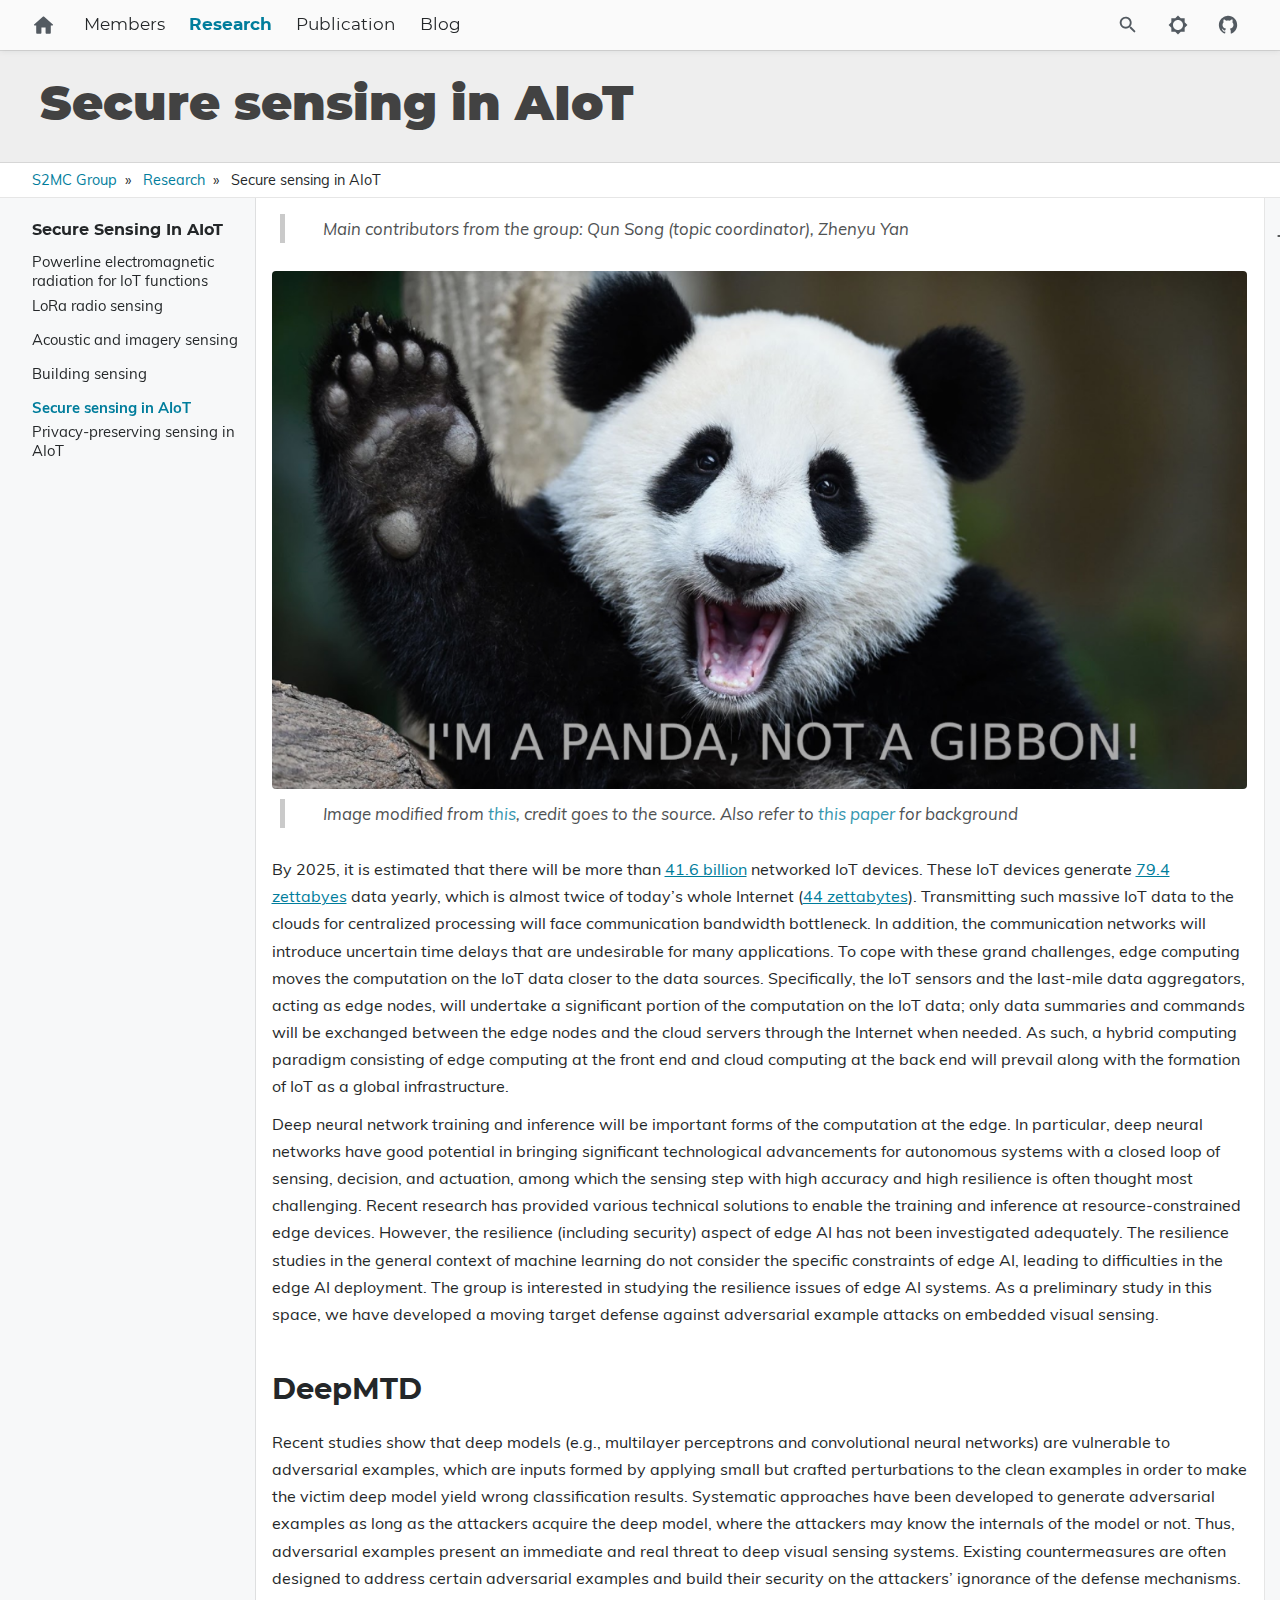
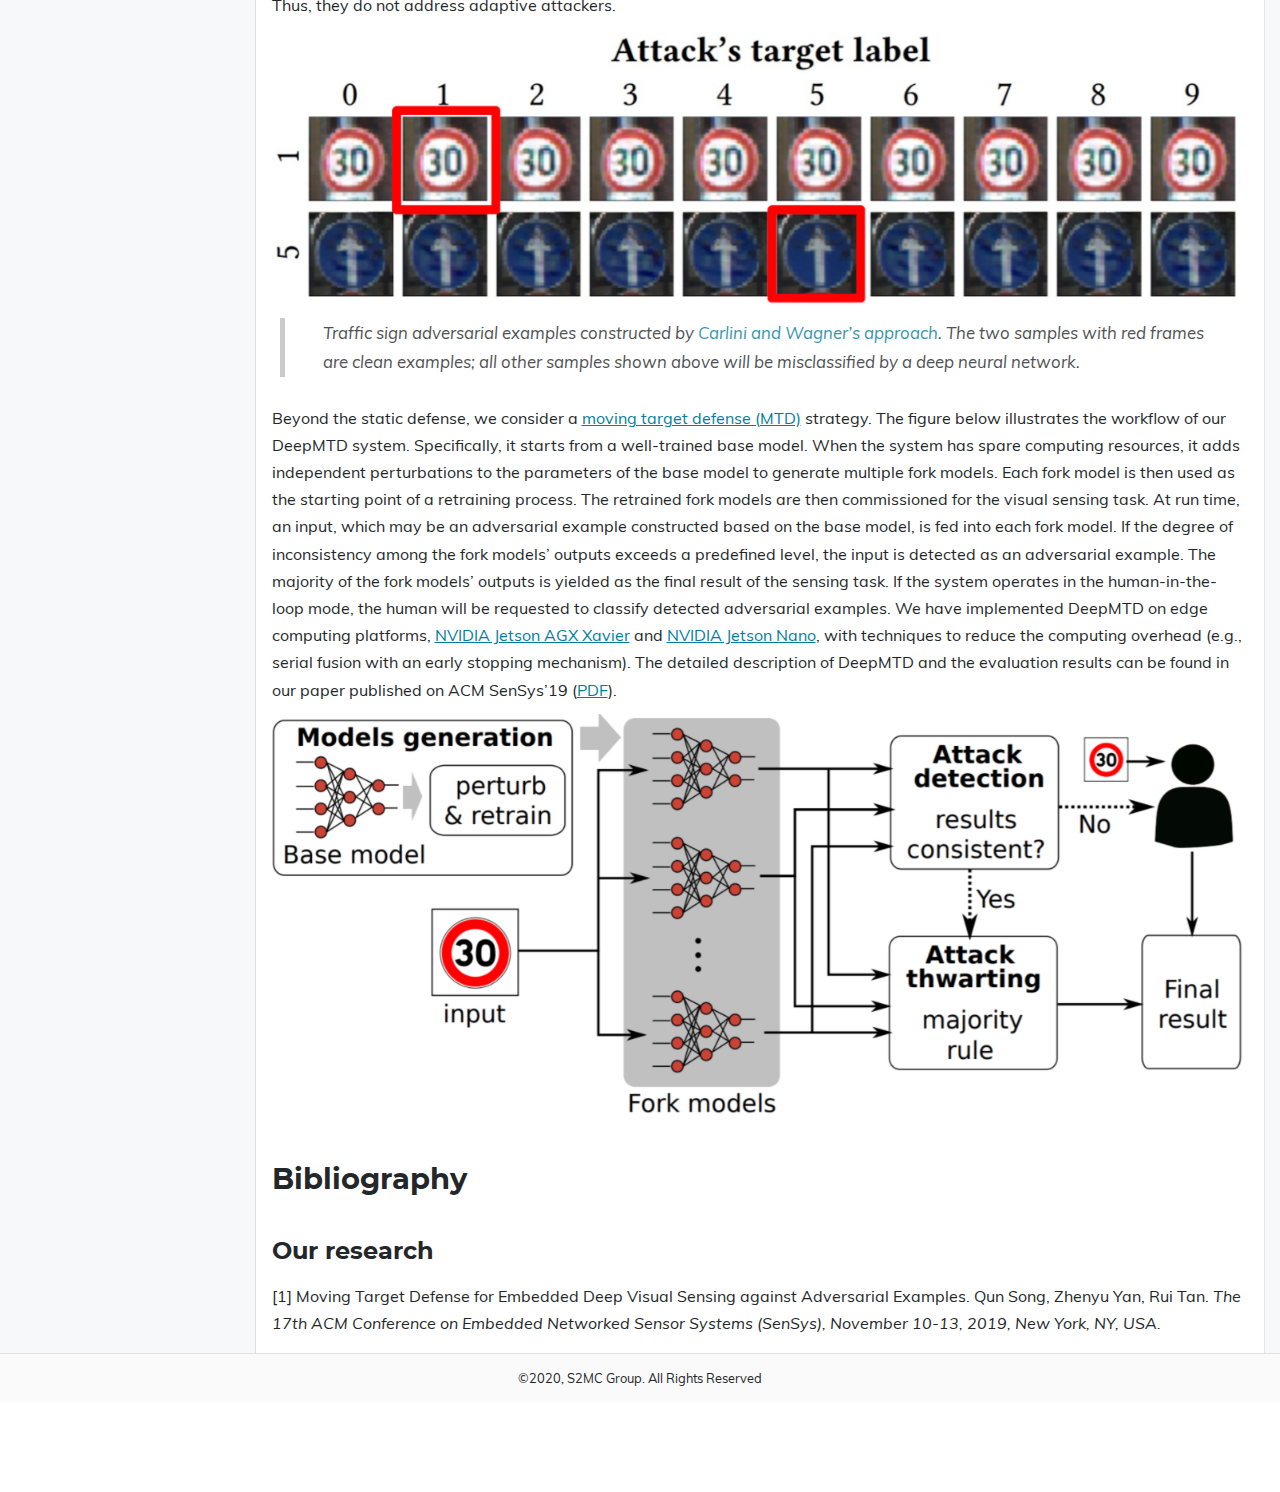
<file: research/secure/index.html>
<!DOCTYPE html>
<html lang="en" dir="ltr">

<head>
    <meta charset="utf-8">
    <meta name="viewport" content="width=device-width, initial-scale=1">
    <title>Secure sensing in AIoT – S2MC Group</title>
    


<script src="/js/enquire.min.dfb99dee1e029d51d6cfb672d847929890b1585402de17f5ed092edd72a688b4.js"></script>

<script defer src="/js/fuse.min.94c78ad70b02749822921660cf4e9f0b3701bc0680c421afb784a78228de0275.js"></script>

<script defer src="/js/lazysizes.min.31dd6a2d3a1ec0f78a8df007535cf23f03aeb5c70f026e6d6a19dac3b3acc340.js"></script>

<script defer src="/js/helper/getParents.min.1618c696be7c98933f9a92677f518b512a74e55bdbb976b09936b4182e93181b.js"></script>

<script defer src="/js/helper/fadeinout.min.93a331f96194789a542f33690bbe4f0c102c7e78ffc018217f5a1c33010bad91.js"></script>

<script>
  "use strict";

  
  var languagedir = JSON.parse("\"ltr\"");

  window.onload = function() {

    
    var toggleSidebarElem = document.getElementById("toggle-sidebar");
    var tocBodyElem = document.querySelector('.toc__body');
    var tocLabelElem = document.querySelector('.toc__label');
    var listMainElem = document.getElementById('list-main');
    var listSideElem = document.getElementById('list-side');
    var sliderIcons = document.querySelectorAll('.slider__icon');

    toggleSidebarElem ?
      toggleSidebarElem.addEventListener('change', function (e) {
        if (e.target.checked) {
          if (tocBodyElem) {
            fadeIn(tocBodyElem, 200);
          }
          if (tocLabelElem) {
            fadeIn(tocLabelElem, 200);
          }
          if (listMainElem && listSideElem) {
            listMainElem.className = 'm';
            listSideElem.className = 'r';
          }

          sliderIcons && sliderIcons.forEach(function (elem) {
            if (elem.classList.contains('hide')) {
              elem.classList.remove('hide');
            } else {
              elem.classList.add('hide');
            }
          });

        } else {
          if (tocBodyElem) {
            fadeOut(tocBodyElem, 200);
          }
          if (tocLabelElem) {
            fadeOut(tocLabelElem, 200);
          }
          if (listMainElem && listSideElem) {
            listMainElem.className = 'mr';
            listSideElem.className = 'hide';
          }

          sliderIcons && sliderIcons.forEach(function (elem) {
            if (elem.classList.contains('hide')) {
              elem.classList.remove('hide');
            } else {
              elem.classList.add('hide');
            }
          });
        }
      }) : null;
    

    
    var navCollapseBtn = document.getElementById('navCollapseBtn');
    navCollapseBtn ? navCollapseBtn.addEventListener('click', function(e) {
      var navCollapse = document.querySelector('.navbar__collapse');
      
      if (navCollapse) {
        var dataOpen = navCollapse.getAttribute('data-open');

        if (dataOpen === 'true') {
          navCollapse.setAttribute('data-open', 'false');
          navCollapse.style.maxHeight = 0;
        } else {
          navCollapse.setAttribute('data-open', 'true');
          navCollapse.style.maxHeight = navCollapse.scrollHeight + "px";
        }
      }
    }) : null;
    


    
    var expandBtn = document.querySelectorAll('.expand__button');

    for (let i = 0; i < expandBtn.length; i++) {
      expandBtn[i].addEventListener("click", function () {
        var content = this.nextElementSibling;
        if (content.style.maxHeight) {
          content.style.maxHeight = null;
          this.querySelector('svg').classList.add('expand-icon__right');
          this.querySelector('svg').classList.remove('expand-icon__down');
        } else {
          content.style.maxHeight = content.scrollHeight + "px";
          this.querySelector('svg').classList.remove('expand-icon__right');
          this.querySelector('svg').classList.add('expand-icon__down');
        }
      });
    }
    

    
    
    var root = document.getElementById('root');
    var toggleToLightBtn = document.getElementById('toggleToLight');
    var toggleToDarkBtn = document.getElementById('toggleToDark');

    toggleToDark.onclick = function(e) {
      root.className = 'theme__dark';
      localStorage.setItem('theme', 'dark');
      toggleToLightBtn.className = 'navbar__icons--icon';
      toggleToDarkBtn.className = 'hide';
    }

    toggleToLight.onclick = function (e) {
      root.className = 'theme__light';
      localStorage.setItem('theme', 'light');
      toggleToLightBtn.className = 'hide';
      toggleToDarkBtn.className = 'navbar__icons--icon';
    }


    
    document.querySelectorAll('.menu__list').forEach(function(elem) {
      if (elem.classList.contains('active')) {
        elem.style.maxHeight = elem.scrollHeight + "px"; 
      }
    });
    
    document.querySelectorAll('.menu__title--collapse').forEach(function(elem) {
      elem.addEventListener('click', function (e) {
        var content = this.nextElementSibling;
        var menuTitleIcon = this.querySelector('.menu__title--icon');
        if (!content) {
          return null;
        }

        var parent = elem.parentNode;
        while (parent.classList.contains('menu__list') && parent.classList.contains('active')) {
          console.log('parent');
          parent.style.maxHeight = 100 * parent.children.length + "px";
          parent = parent.parentNode;
        }

        if (content.style.maxHeight) {
          console.log('null');
          content.style.maxHeight = null;
          content.classList.remove('active');
          menuTitleIcon.classList.add('right');
          
          if (languagedir === 'rtl') {
            menuTitleIcon.classList.remove('downrtl');
          } else {
            menuTitleIcon.classList.remove('down');
          }
        } else {
          console.log('scrollHeight');
          content.style.maxHeight = content.scrollHeight + "px";
          content.classList.add('active');
          menuTitleIcon.classList.remove('right');
          
          if (languagedir === 'rtl') {
            menuTitleIcon.classList.add('downrtl');
          } else {
            menuTitleIcon.classList.add('down');
          }
        }
      });
    });
    


    
    var mobileLogo = document.getElementById('mobileLogo');
    var modal = document.getElementById("myModal");
    var drawer = document.getElementById('myDrawer');
    var drawerCloseBtn = document.querySelector('.drawer__close');

    var openDrawer = function() {
      modal.style.opacity = 1;

      if (languagedir === 'rtl') {
        modal.style.right = 0;
        drawer.style.right = 0;
      } else {
        modal.style.left = 0;
        drawer.style.left = 0;
      }
    }

    var closeDrawer = function() {
      modal.style.opacity = 0;

      if (languagedir === 'rtl') {
        drawer.style.right = '-100%';
      } else {
        drawer.style.left = '-100%';
      }

      
      setTimeout(function () {
        if (languagedir === 'rtl') {
          modal.style.right = '-100%';
        } else {
          modal.style.left = '-100%';
        }
      }, 250);
    }

    mobileLogo.onclick = function () {
      openDrawer();
      localStorage.setItem('isDrawerOpen', 'true');
    }

    modal.onclick = function () {
      closeDrawer();
      localStorage.setItem('isDrawerOpen', 'false');
    }

    drawerCloseBtn.onclick = function () {
      closeDrawer();
      localStorage.setItem('isDrawerOpen', 'false');
    }
  


  
    var lastScrollTop = window.pageYOffset || document.documentElement.scrollTop;
    var tocElem = document.querySelector('.toc');
    var tableOfContentsElem = tocElem ? tocElem.querySelector('#TableOfContents') : null;
    var singleContentsElem = document.querySelector('.single__contents');
    var dataBGImgs = document.querySelectorAll('div[data-bgimg]');

    
    var tocLevels = JSON.parse("null");

    if (tocLevels) {
      tocLevels = tocLevels.toString();
    } else {
      tocLevels = "h1, h2, h3, h4, h5, h6";
    }

    
    var isLandingBgImg = JSON.parse("null");
    
    var isHome = JSON.parse("false");

    function setNavbarBG(scrollTop) {
      if (isHome && isLandingBgImg && Object.keys(isLandingBgImg).length) {
        if (isLandingBgImg.height <= scrollTop) {
          dataBGImgs.forEach(function(elem) {
            elem.setAttribute('data-bgimg', 'false');
          });
        } else {
          dataBGImgs.forEach(function (elem) {
            elem.setAttribute('data-bgimg', 'true');
          });
        }
      }
    }
    setNavbarBG(lastScrollTop);

    window.onscroll = function () {
      var st = window.pageYOffset || document.documentElement.scrollTop;
      if (st > lastScrollTop) { 
        singleContentsElem ? 
        singleContentsElem.querySelectorAll(tocLevels.toString()).forEach(function(elem) {
          if (document.documentElement.scrollTop >= elem.offsetTop) {
            if (tableOfContentsElem) {
              var id = elem.getAttribute('id');
              tocElem.querySelectorAll('a').forEach(function (elem) {
                elem.classList.remove('active');
              });
              tocElem.querySelector('a[href="#' + id + '"]') ? 
              tocElem.querySelector('a[href="#' + id + '"]').classList.add('active') : null;
            }
          }
        }) : null;
        setNavbarBG(st);
      } else { 
        singleContentsElem ? 
        singleContentsElem.querySelectorAll(tocLevels.toString()).forEach(function(elem) {
          if (document.documentElement.scrollTop >= elem.offsetTop) {
            if (tableOfContentsElem) {
              var id = elem.getAttribute('id');
              tocElem.querySelectorAll('a').forEach(function (elem) {
                elem.classList.remove('active');
              });
              tocElem.querySelector('a[href="#' + id + '"]') ? 
              tocElem.querySelector('a[href="#' + id + '"]').classList.add('active') : null;
            }
          }
        }) : null;
        setNavbarBG(st);
      }
      lastScrollTop = st <= 0 ? 0 : st;
    };
    



    
    var mobileSearchInputElem = document.querySelector('#search-mobile');
    var mobileSearchClassElem = document.querySelector('.mobile-search');
    var mobileSearchBtnElem = document.querySelector('#mobileSearchBtn');
    var mobileSearchCloseBtnElem = document.querySelector('#search-mobile-close');
    var mobileSearchContainer = document.querySelector('#search-mobile-container');
    var mobileSearchResultsElem = document.querySelector('#search-mobile-results');
    var htmlElem = document.querySelector('html');

    if (mobileSearchClassElem) {
      mobileSearchClassElem.style.display = 'none';
    }

    mobileSearchBtnElem ? 
    mobileSearchBtnElem.addEventListener('click', function () {
      if (mobileSearchContainer) {
        mobileSearchContainer.style.display = 'block';
      }

      if (mobileSearchInputElem) {
        mobileSearchInputElem.focus();
      }

      if (htmlElem) {
        htmlElem.style.overflowY = 'hidden';
      }
    }) : null;

    mobileSearchCloseBtnElem ? 
    mobileSearchCloseBtnElem.addEventListener('click', function() {
      if (mobileSearchContainer) {
        mobileSearchContainer.style.display = 'none';
      }

      if (mobileSearchInputElem) {
        mobileSearchInputElem.value = '';
      }
      
      if (mobileSearchResultsElem) {
        while (mobileSearchResultsElem.firstChild) {
          mobileSearchResultsElem.removeChild(mobileSearchResultsElem.firstChild);
        }
      }

      if (htmlElem) {
        htmlElem.style.overflowY = 'visible';
      }
    }) : null;

    mobileSearchInputElem ? 
    mobileSearchInputElem.addEventListener('keydown', function(e) {
      if (e.key === 'Escape') {
        if (mobileSearchContainer) {
          mobileSearchContainer.style.display = 'none';
        }
        
        if (mobileSearchInputElem) {
          mobileSearchInputElem.value = '';
        }

        if (mobileSearchResultsElem) {
          while (mobileSearchResultsElem.firstChild) {
            mobileSearchResultsElem.removeChild(mobileSearchResultsElem.firstChild);
          }
        }
        if (htmlElem) {
          htmlElem.style.overflowY = 'visible';
        }
      }
    }) : null;
  


  
    var localTheme = localStorage.getItem('theme');
    var rootEleme = document.getElementById('root');
    var selectThemeElem = document.querySelectorAll('.select-theme');
    var selectThemeItemElem = document.querySelectorAll('.select-theme__item');
    
    if (localTheme) {
      selectThemeItemElem ? 
      selectThemeItemElem.forEach(function (elem) {
        if (elem.text.trim() === localTheme) {
          elem.classList.add('is-active');
        } else {
          elem.classList.remove('is-active');
        }
      }) : null;
    }

    selectThemeItemElem ? 
    selectThemeItemElem.forEach(function (v, i) {
      v.addEventListener('click', function (e) {
        var selectedThemeVariant = e.target.text.trim();
        localStorage.setItem('theme', selectedThemeVariant);

        rootEleme.removeAttribute('class');
        rootEleme.classList.add(`theme__${selectedThemeVariant}`);
        selectThemeElem.forEach(function(rootElem) {
          rootElem.querySelectorAll('a').forEach(function (elem) {
            if (elem.classList) {
              if (elem.text.trim() === selectedThemeVariant) {
                if (!elem.classList.contains('is-active')) {
                  elem.classList.add('is-active');
                }
              } else {
                if (elem.classList.contains('is-active')) {
                  elem.classList.remove('is-active');
                }
              }
            }
          });
        });

        if (window.mermaid) {
          if (selectedThemeVariant === "dark" || selectedThemeVariant === "hacker") {
            mermaid.initialize({ theme: 'dark' });
            location.reload();
          } else {
            mermaid.initialize({ theme: 'default' });
            location.reload();
          }
        }

        var utterances = document.querySelector('iframe');
        if (utterances) {
          utterances.contentWindow.postMessage({
            type: 'set-theme',
            theme: selectedThemeVariant === "dark" || selectedThemeVariant === "hacker" ? 'photon-dark' : selectedThemeVariant === 'kimbie' ? 'github-dark-orange' : 'github-light',
          }, 'https://utteranc.es');
        }
      });
    }) : null;
  


  
    
    var searchURL = JSON.parse("\"https://ntuiot.xyz/\"");
    var searchResults = null;
    var searchMenu = null;
    var searchText = null;
    
    
    var enableSearchHighlight = JSON.parse("true");
    
    var enableSearch = JSON.parse("true");

    var fuse = null;

    if (enableSearch) {
      (function initFuse() {
        var xhr = new XMLHttpRequest();
        xhr.open('GET', searchURL + "index.json");
        xhr.setRequestHeader('Content-Type', 'application/json; charset=utf-8');
        xhr.onload = function () {
          if (xhr.status === 200) {
            fuse = new Fuse(JSON.parse(xhr.response.toString('utf-8')), {
              keys: ['title', 'description', 'content'],
              includeMatches: enableSearchHighlight,
              shouldSort: true,
              threshold: 0.4,
              location: 0,
              distance: 100,
              maxPatternLength: 32,
              minMatchCharLength: 1,
            });
          }
          else {
            console.error(`[${xhr.status}]Error:`, xhr.statusText);
          }
        };
        xhr.send();
      })();
    }
    
    function makeLi(ulElem, obj) {
      var li = document.createElement('li');
      li.className = 'search-result__item';
      
      var a = document.createElement('a');
      a.innerHTML = obj.title;
      a.setAttribute('class', 'search-result__item--title');
      a.setAttribute('href', obj.permalink);

      var descDiv = document.createElement('div');
      descDiv.setAttribute('class', 'search-result__item--desc');
      if (obj.description) {
        descDiv.innerHTML = obj.description;
      } else if (obj.content) {
        descDiv.innerHTML = obj.content.substring(0, 80);
      }
      
      li.appendChild(a);
      li.appendChild(descDiv);
      ulElem.appendChild(li);
    }

    function makeHighlightLi(ulElem, obj) {
      var li = document.createElement('li');
      li.className = 'search-result__item';
      var descDiv = null;

      var a = document.createElement('a');
      a.innerHTML = obj.item.title;
      a.setAttribute('class', 'search-result__item--title');
      a.setAttribute('href', obj.item.uri);

      if (obj.matches && obj.matches.length) {
        for (var i = 0; i < obj.matches.length; i++) {
          if ('title' === obj.matches[i].key) {
            a = document.createElement('a');
            a.innerHTML = generateHighlightedText(obj.matches[i].value, obj.matches[i].indices);
            a.setAttribute('class', 'search-result__item--title');
            a.setAttribute('href', obj.item.uri);
          }
          
          if ('description' === obj.matches[i].key) {
            descDiv = document.createElement('div');
            descDiv.setAttribute('class', 'search-result__item--desc');
            descDiv.innerHTML = generateHighlightedText(obj.item.description, obj.matches[i].indices);
          } else if ('content' === obj.matches[i].key) {
            if (!descDiv) {
              descDiv = document.createElement('div');
              descDiv.setAttribute('class', 'search-result__item--desc');
              descDiv.innerHTML = generateHighlightedText(obj.item.content.substring(0, 80), obj.matches[i].indices);
            }
          } else {
            if (obj.item.description) {
              descDiv = document.createElement('div');
              descDiv.setAttribute('class', 'search-result__item--desc');
              descDiv.innerHTML = obj.item.description;
            } else {
              descDiv = document.createElement('div');
              descDiv.setAttribute('class', 'search-result__item--desc');
              descDiv.innerHTML = obj.item.content.substring(0, 80);
            }
          }
        }

        li.appendChild(a);
        if (descDiv) {
          li.appendChild(descDiv);
        }
        if (li) {
          ulElem.appendChild(li);
        }
      }
    }

    function renderSearchResults(searchText, results) {
      searchResults = document.getElementById('search-results');
      searchMenu = document.getElementById('search-menu');
      searchResults.setAttribute('class', 'dd is-active');
      
      var ul = document.createElement('ul');
      ul.setAttribute('class', 'dd-content search-content');

      if (results.length) {
        results.forEach(function (result) {
          var li = document.createElement('li');
          var a = document.createElement('a');
          a.setAttribute('href', result.uri);
          a.setAttribute('class', 'dd-item');
          a.appendChild(li);

          var titleDiv = document.createElement('div');
          titleDiv.innerHTML = result.title;
          titleDiv.setAttribute('class', 'search-result__item--title');

          var descDiv = document.createElement('div');
          descDiv.setAttribute('class', 'search-result__item--desc');
          if (result.description) {
            descDiv.innerHTML = result.description;
          } else if (result.content) {
            descDiv.innerHTML = result.content.substring(0, 80);
          }

          li.appendChild(titleDiv);
          li.appendChild(descDiv);
          ul.appendChild(a);
        });
      } else {
        var li = document.createElement('li');
        li.setAttribute('class', 'dd-item');
        li.innerText = 'No results found';
        ul.appendChild(li);
      }

      while (searchMenu.hasChildNodes()) {
        searchMenu.removeChild(
          searchMenu.lastChild
        );
      }
      
      searchMenu.appendChild(ul);
    }

    function renderSearchHighlightResults(searchText, results) {
      searchResults = document.getElementById('search-results');
      searchMenu = document.getElementById('search-menu');
      searchResults.setAttribute('class', 'dd is-active');

      var ul = document.createElement('ul');
      ul.setAttribute('class', 'dd-content search-content');

      if (results.length) {
        results.forEach(function (result) {
          var li = document.createElement('li');
          var a = document.createElement('a');
          var descDiv = null;

          a.setAttribute('href', result.item.uri);
          a.setAttribute('class', 'dd-item');
          a.appendChild(li);

          var titleDiv = document.createElement('div');
          titleDiv.innerHTML = result.item.title;
          titleDiv.setAttribute('class', 'search-result__item--title');
          
          if (result.matches && result.matches.length) {
            for (var i = 0; i < result.matches.length; i++) {
              if ('title' === result.matches[i].key) {
                titleDiv.innerHTML = generateHighlightedText(result.matches[i].value, result.matches[i].indices);
              }

              if ('description' === result.matches[i].key) {
                descDiv = document.createElement('div');
                descDiv.setAttribute('class', 'search-result__item--desc');
                descDiv.innerHTML = generateHighlightedText(result.item.description, result.matches[i].indices);
              } else if ('content' === result.matches[i].key) {
                if (!descDiv) {
                  descDiv = document.createElement('div');
                  descDiv.setAttribute('class', 'search-result__item--desc');
                  descDiv.innerHTML = generateHighlightedText(result.item.content.substring(0, 80), result.matches[i].indices);
                }
              } else {
                if (result.item.description) {
                  descDiv = document.createElement('div');
                  descDiv.setAttribute('class', 'search-result__item--desc');
                  descDiv.innerHTML = result.item.description;
                } else {
                  descDiv = document.createElement('div');
                  descDiv.setAttribute('class', 'search-result__item--desc');
                  descDiv.innerHTML = result.item.content.substring(0, 80);
                }
              }
            }
            
            li.appendChild(titleDiv);
            if (descDiv) {
              li.appendChild(descDiv);
            }
            ul.appendChild(a);
          }
        });
      } else {
        var li = document.createElement('li');
        li.setAttribute('class', 'dd-item');
        li.innerText = 'No results found';
        ul.appendChild(li);
      }

      while (searchMenu.hasChildNodes()) {
        searchMenu.removeChild(
          searchMenu.lastChild
        );
      }
      searchMenu.appendChild(ul);
    }

    function renderSearchResultsMobile(searchText, results) {
      searchResults = document.getElementById('search-mobile-results');

      var content = document.createElement('div');
      content.setAttribute('class', 'mobile-search__content');

      if (results.length > 0) {
        results.forEach(function (result) {
          var item = document.createElement('a');
          item.setAttribute('href', result.uri);
          item.innerHTML = '<div class="mobile-search__item"><div class="mobile-search__item--title">📄 ' + result.title + '</div><div class="mobile-search__item--desc">' + (result.description ? result.description : result.content) + '</div></div>';
          content.appendChild(item);
        });
      } else {
        var item = document.createElement('span');
        content.appendChild(item);
      }

      let wrap = document.getElementById('search-mobile-results');
      while (wrap.firstChild) {
        wrap.removeChild(wrap.firstChild)
      }
      searchResults.appendChild(content);      
    }

    function renderSearchHighlightResultsMobile(searchText, results) {
      searchResults = document.getElementById('search-mobile-results');

      var ul = document.createElement('div');
      ul.setAttribute('class', 'mobile-search__content');

      if (results.length) {
        results.forEach(function (result) {
          var li = document.createElement('li');
          var a = document.createElement('a');
          var descDiv = null;

          a.setAttribute('href', result.item.uri);
          a.appendChild(li);
          li.setAttribute('class', 'mobile-search__item');

          var titleDiv = document.createElement('div');
          titleDiv.innerHTML = result.item.title;
          titleDiv.setAttribute('class', 'mobile-search__item--title');
          
          if (result.matches && result.matches.length) {
            for (var i = 0; i < result.matches.length; i++) {
              if ('title' === result.matches[i].key) {
                titleDiv.innerHTML = generateHighlightedText(result.matches[i].value, result.matches[i].indices);
              }

              if ('description' === result.matches[i].key) {
                descDiv = document.createElement('div');
                descDiv.setAttribute('class', 'mobile-search__item--desc');
                descDiv.innerHTML = generateHighlightedText(result.item.description, result.matches[i].indices);
              } else if ('content' === result.matches[i].key) {
                if (!descDiv) {
                  descDiv = document.createElement('div');
                  descDiv.setAttribute('class', 'mobile-search__item--desc');
                  descDiv.innerHTML = generateHighlightedText(result.item.content.substring(0, 150), result.matches[i].indices);
                }
              } else {
                if (result.item.description) {
                  descDiv = document.createElement('div');
                  descDiv.setAttribute('class', 'mobile-search__item--desc');
                  descDiv.innerHTML = result.item.description;
                } else {
                  descDiv = document.createElement('div');
                  descDiv.setAttribute('class', 'mobile-search__item--desc');
                  descDiv.innerHTML = result.item.content.substring(0, 150);
                }
              }
            }
            
            li.appendChild(titleDiv);
            if (descDiv) {
              li.appendChild(descDiv);
            }
            ul.appendChild(a);
          }
        });
      } else {
        var item = document.createElement('span');
        ul.appendChild(item);
      }

      let wrap = document.getElementById('search-mobile-results');
      while (wrap.firstChild) {
        wrap.removeChild(wrap.firstChild)
      }
      searchResults.appendChild(ul);
    }

    function generateHighlightedText(text, regions) {
      if (!regions) {
        return text;
      }

      var content = '', nextUnhighlightedRegionStartingIndex = 0;

      regions.forEach(function(region) {
        if (region[0] === region[1]) {
          return null;
        }
        
        content += '' +
          text.substring(nextUnhighlightedRegionStartingIndex, region[0]) +
          '<span class="search__highlight">' +
            text.substring(region[0], region[1] + 1) +
          '</span>' +
        '';
        nextUnhighlightedRegionStartingIndex = region[1] + 1;
      });

      content += text.substring(nextUnhighlightedRegionStartingIndex);

      return content;
    };

    var searchElem = document.getElementById('search');
    var searchMobile = document.getElementById('search-mobile');
    var searchResultsContainer = document.getElementById('search-results');

    searchElem ? 
    searchElem.addEventListener('input', function(e) {
      if (!e.target.value | window.innerWidth < 770) {
        searchResultsContainer ? searchResultsContainer.setAttribute('class', 'dd') : null;
        return null;
      }

      searchText = e.target.value;
      var results = fuse.search(e.target.value);

      if (enableSearchHighlight) {
        renderSearchHighlightResults(searchText, results);
      } else {
        renderSearchResults(searchText, results);
      }

      var dropdownItems = searchResultsContainer.querySelectorAll('.dd-item');
      dropdownItems ? dropdownItems.forEach(function (item) {
        item.addEventListener('mousedown', function (e) {
          console.log('mousedown');
          e.target.click();
        });
      }) : null;
    }) : null;

    searchElem ? 
    searchElem.addEventListener('blur', function() {
      if (window.innerWidth < 770) {
        return null;
      }
      searchResultsContainer ? searchResultsContainer.setAttribute('class', 'dd') : null;
    }) : null;

    searchElem ? 
    searchElem.addEventListener('click', function(e) {
      if (window.innerWidth < 770) {
        return null;
      }
      if (!e.target.value) {
        searchResultsContainer ? searchResultsContainer.setAttribute('class', 'dd') : null;
        return null;
      }

      searchText = e.target.value;
      var results = fuse.search(e.target.value);

      if (enableSearchHighlight) {
        renderSearchHighlightResults(searchText, results);
      } else {
        renderSearchResults(searchText, results);
      }

      var dropdownItems = searchResultsContainer.querySelectorAll('.dd-item');
      dropdownItems ? dropdownItems.forEach(function (item) {
        item.addEventListener('mousedown', function (e) {
          console.log('mousedown');
          e.target.click();
        });
      }) : null;
    }) : null;

    var searchMenuElem = document.getElementById("search-menu");
    var activeItem = document.querySelector('#search-menu .dd-item.is-active');
    var activeIndex = null;
    var items = null;
    var searchContainerMaxHeight = 350;

    searchElem ? 
    searchElem.addEventListener('keydown', function(e) {
      if (window.innerWidth < 770) {
        return null;
      }

      var items = document.querySelectorAll('#search-menu .dd-item');
      
      if (e.key === 'ArrowDown') {
        if (activeIndex === null) {
          activeIndex = 0;
          items[activeIndex].classList.remove('is-active');
        } else {
          items[activeIndex].classList.remove('is-active');
          activeIndex = activeIndex === items.length - 1 ? 0 : activeIndex + 1;
        }
        items[activeIndex].classList.add('is-active');

        let overflowedPixel = items[activeIndex].offsetTop + items[activeIndex].clientHeight - searchContainerMaxHeight;
        if (overflowedPixel > 0) {
          document.querySelector(".search-content").scrollTop += items[activeIndex].getBoundingClientRect().height;
        } else if (activeIndex === 0) {
          document.querySelector(".search-content").scrollTop = 0;
        }
      } else if (e.key === 'ArrowUp') {
        if (activeIndex === null) {
          activeIndex = items.length - 1;
          items[activeIndex].classList.remove('is-active');
        } else {
          items[activeIndex].classList.remove('is-active');
          activeIndex = activeIndex === 0 ? items.length - 1 : activeIndex - 1;
        }
        items[activeIndex].classList.add('is-active');
        
        let overflowedPixel = items[activeIndex].offsetTop + items[activeIndex].clientHeight - searchContainerMaxHeight;
        if (overflowedPixel < 0) {
          document.querySelector(".search-content").scrollTop -= items[activeIndex].getBoundingClientRect().height;
        } else {
          document.querySelector(".search-content").scrollTop = overflowedPixel + items[activeIndex].getBoundingClientRect().height;
        }
      } else if (e.key === 'Enter') {
        var currentItemLink = items[activeIndex].getAttribute('href');
        if (currentItemLink) {
          location.href = currentItemLink;
        }
      } else if (e.key === 'Escape') {
        e.target.value = null;
        if (searchResults) {
          searchResults.classList.remove('is-active');
        }
      }
    }) : null;

    searchMobile ? 
    searchMobile.addEventListener('input', function(e) {
      if (!e.target.value) {
        let wrap = document.getElementById('search-mobile-results');
        while (wrap.firstChild) {
          wrap.removeChild(wrap.firstChild);
        }
        return null;
      }

      searchText = e.target.value;
      var results = fuse.search(e.target.value);
      
      if (enableSearchHighlight) {
        renderSearchHighlightResultsMobile(searchText, results);
      } else {
        renderSearchResultsMobile(searchText, results);
      }

      var dropdownItems = searchResultsContainer.querySelectorAll('.dd-item');
      dropdownItems ? dropdownItems.forEach(function (item) {
        item.addEventListener('mousedown', function (e) {
          console.log('mousedown');
          e.target.click();
        });
      }) : null;
    }) : null;
  
  }
</script>
    


<link rel="stylesheet" href="/css/main.min.css">


    <link rel="alternate" type="application/rss&#43;xml" title="RSS" href="https://ntuiot.xyz/research/secure/index.xml">
<meta name="description" content="" />
<meta name="keywords" content="">
<meta name="created" content="2020-04-14T14:09:21&#43;0900">
<meta name="modified" content="2020-04-14T14:09:21&#43;0900">


<meta property="og:site_name" content="S2MC Group">
<meta property="og:title" content="Secure sensing in AIoT">
<meta property="og:url" content="https://ntuiot.xyz/research/secure/">
<meta property="og:type" content="website">

<meta name="generator" content="Hugo 0.74.3" />
<meta name="msapplication-TileColor" content="#ffffff">
<meta name="theme-color" content="#ffffff">
<link rel="canonical" href="https://ntuiot.xyz/research/secure/">
<link rel="manifest" href="/manifest.json">

  <link rel="apple-touch-icon" sizes="57x57" href="/favicon/apple-icon-57x57.png">
  <link rel="apple-touch-icon" sizes="60x60" href="/favicon/apple-icon-60x60.png">
  <link rel="apple-touch-icon" sizes="72x72" href="/favicon/apple-icon-72x72.png">
  <link rel="apple-touch-icon" sizes="76x76" href="/favicon/apple-icon-76x76.png">
  <link rel="apple-touch-icon" sizes="114x114" href="/favicon/apple-icon-114x114.png">
  <link rel="apple-touch-icon" sizes="120x120" href="/favicon/apple-icon-120x120.png">
  <link rel="apple-touch-icon" sizes="144x144" href="/favicon/apple-icon-144x144.png">
  <link rel="apple-touch-icon" sizes="152x152" href="/favicon/apple-icon-152x152.png">
  <link rel="apple-touch-icon" sizes="180x180" href="/favicon/apple-icon-180x180.png">
  <link rel="icon" type="image/png" sizes="192x192" href="/favicon/android-icon-192x192.png">
  <link rel="icon" type="image/png" sizes="192x192" href="/favicon/android-icon-512x512.png">
  <link rel="icon" type="image/png" sizes="32x32" href="/favicon/favicon-32x32.png">
  <link rel="icon" type="image/png" sizes="96x96" href="/favicon/favicon-96x96.png">
  <link rel="icon" type="image/png" sizes="16x16" href="/favicon/favicon-16x16.png">
  <meta name="msapplication-TileColor" content="#ffffff">
  <meta name="msapplication-TileImage" content="/ms-icon-144x144.png">

    <script type="application/ld+json">
  {
    "@context": "https://schema.org",
    "@type": "WebPage",
    "url" : "https://ntuiot.xyz/research/secure/",
    "name": "Secure sensing in AIoT",
    "mainEntityOfPage": {
      "@type": "WebPage",
      "@id": "https://ntuiot.xyz/"
    },
    "publisher": {
      "@type": "Organization",
      "name": "S2MC Group",
      "url": "https://ntuiot.xyz/"
    }
  }
</script>

    

</head>

<body id="root" class="theme__light">
    <script>
        var localTheme = localStorage.getItem('theme');
        if (localTheme) {
            document.getElementById('root').className = `theme__${localTheme}`;
        }        
    </script>
    
    <div id="container">
        <div id="myDrawer" class="drawer" style="">
  <div class="drawer__header">
    <a href="/" class="drawer__header--text">
      S2MC Group
    </a>
    <div class="grow"></div>
    <div class="drawer__close">
      <svg xmlns="http://www.w3.org/2000/svg" width="22" height="22" viewBox="0 0 24 24"><path fill="none" d="M0 0h24v24H0V0z"/><path fill="currentColor" d="M18.3 5.71c-.39-.39-1.02-.39-1.41 0L12 10.59 7.11 5.7c-.39-.39-1.02-.39-1.41 0-.39.39-.39 1.02 0 1.41L10.59 12 5.7 16.89c-.39.39-.39 1.02 0 1.41.39.39 1.02.39 1.41 0L12 13.41l4.89 4.89c.39.39 1.02.39 1.41 0 .39-.39.39-1.02 0-1.41L13.41 12l4.89-4.89c.38-.38.38-1.02 0-1.4z"/></svg>
    </div>
  </div>

  <div class="drawer__body">
    <div class="menu">
  <h6 class="menu__label">
    
      Secure sensing in AIoT
    
  </h6>
  <ul>
    
    
      
  
  
  
  
  
  
  

  
  
  
  
  
  
  
  <li class="">
    <a href="https://ntuiot.xyz/research/powerline/"
      class="menu__title ">Powerline electromagnetic radiation for IoT functions</a>
  </li>
  

    
      
  
  
  
  
  
  
  

  
  
  
  
  
  
  
  <li class="">
    <a href="https://ntuiot.xyz/research/lora/"
      class="menu__title ">LoRa radio sensing</a>
  </li>
  

    
      
  
  
  
  
  
  
  

  
  
  
  
  
  
  
  <li class="">
    <a href="https://ntuiot.xyz/research/acoustic_image/"
      class="menu__title ">Acoustic and imagery sensing</a>
  </li>
  

    
      
  
  
  
  
  
  
  

  
  
  
  
  
  
  
  <li class="">
    <a href="https://ntuiot.xyz/research/building/"
      class="menu__title ">Building sensing</a>
  </li>
  

    
      
  
  
  
  
  
  
  

  
  
  
  
  
  
  
  <li class="active">
    <a href="https://ntuiot.xyz/research/secure/"
      class="menu__title active">Secure sensing in AIoT</a>
  </li>
  

    
      
  
  
  
  
  
  
  

  
  
  
  
  
  
  
  <li class="">
    <a href="https://ntuiot.xyz/research/privacy/"
      class="menu__title ">Privacy-preserving sensing in AIoT</a>
  </li>
  

    
  </ul>
</div>



<script>
  var menuTitle = document.querySelectorAll('.menu__title');
  var modal = document.getElementById("myModal");
  var drawer = document.getElementById('myDrawer');

  var closeDrawer = function () {
    setTimeout(function () {
      modal.style.opacity = 0;
      drawer.style.left = '-100%';
      modal.style.left = '-100%';
    }, 250);
  }

  menuTitle ? 
  menuTitle.forEach(function(elem) {
    elem.onclick = function() {
      closeDrawer();
      localStorage.setItem('isDrawerOpen', 'false');
    }
  }) : null;
</script>
  </div>
</div>
<div id="myModal" class="modal" style=""></div>

<script>
  var isDrawerOpen = localStorage.getItem('isDrawerOpen');
  var modal = document.getElementById("myModal");
  var drawer = document.getElementById('myDrawer');
  
  
  var languagedir = JSON.parse("\"ltr\"");

  var openDrawer = function () {
    modal.style.opacity = 1;
    
    if (languagedir === "rtl") {
      modal.style.right = 0;
      drawer.style.right = 0;
    } else {
      modal.style.left = 0;
      drawer.style.left = 0;
    }
  }

  if (isDrawerOpen && isDrawerOpen === 'true') {
    openDrawer();
  }
</script>
        
<nav class="nav">
  <div class="navbar__wrapper" data-bgimg="false">
    <div class="divider">
      <div class="navbar lmr">
        <div id="siteLogo" class="navbar__logo--wrapper">
  
    &nbsp;&nbsp;
  
  
    <a href="/" title="" rel="home" class="navbar__logo--text-link">
      <h6 class="navbar__logo--text" data-bgimg="false">S2MC Group</h6>
    </a>
  
</div>
        
        <div class="navbar__menu--wrapper">
          <div id="tabletLogo" class="hide">
  
    <a href="/" rel="home" class="navbar__logo--link">
      <div class="navbar__icons--icon">
        <svg xmlns="http://www.w3.org/2000/svg" width="25" height="25" viewBox="0 0 24 24"><path fill="none" d="M0 0h24v24H0V0z"/><path fill="currentColor" d="M10 19v-5h4v5c0 .55.45 1 1 1h3c.55 0 1-.45 1-1v-7h1.7c.46 0 .68-.57.33-.87L12.67 3.6c-.38-.34-.96-.34-1.34 0l-8.36 7.53c-.34.3-.13.87.33.87H5v7c0 .55.45 1 1 1h3c.55 0 1-.45 1-1z"/></svg>
      </div>
    </a>
  
</div>
          <div id="mobileLogo" class="hide">
  <a href="#" class="navbar__logo--link">
    <div class="navbar__icons--icon">
      <svg xmlns="http://www.w3.org/2000/svg" width="25" height="25" viewBox="0 0 24 24"><path fill="none" d="M0 0h24v24H0V0z"/><path fill="currentColor" d="M4 18h16c.55 0 1-.45 1-1s-.45-1-1-1H4c-.55 0-1 .45-1 1s.45 1 1 1zm0-5h16c.55 0 1-.45 1-1s-.45-1-1-1H4c-.55 0-1 .45-1 1s.45 1 1 1zM3 7c0 .55.45 1 1 1h16c.55 0 1-.45 1-1s-.45-1-1-1H4c-.55 0-1 .45-1 1z"/></svg>
    </div>
  </a>
</div>
          <span id="navMenuMobile" class="hide">
  <button id="navCollapseBtn" class="navbar__dropdown--title" aria-label="Section Menu" data-dir="ltr">
    
      research
    
    <svg xmlns="http://www.w3.org/2000/svg" width="20" height="20" viewBox="0 0 24 24"><path fill="currentColor" d="M8.12 9.29L12 13.17l3.88-3.88c.39-.39 1.02-.39 1.41 0 .39.39.39 1.02 0 1.41l-4.59 4.59c-.39.39-1.02.39-1.41 0L6.7 10.7c-.39-.39-.39-1.02 0-1.41.39-.38 1.03-.39 1.42 0z"/></svg>
  </button>
  <div class="navbar__collapse" data-open="false">
  <ul>
    

  
  
  
  
  <li class="navbar__menu--mobile-item ">
    <a href="/member" class="">Members</a>
  </li>

  
  
  
  
  <li class="navbar__menu--mobile-item active">
    <a href="/research" class="active">Research</a>
  </li>

  
  
  
  
  <li class="navbar__menu--mobile-item ">
    <a href="/publication" class="">Publication</a>
  </li>

  
  
  
  
  <li class="navbar__menu--mobile-item ">
    <a href="/blog" class="">Blog</a>
  </li>

  </ul>
</div>
</span>
          <ul id="navMenu" class="navbar__menu">
            

  
  
  
  
  <li class="navbar__menu--item ">
    <a href="/member" data-bgimg="false">Members</a>
  </li>

  
  
  
  
  <li class="navbar__menu--item active">
    <a href="/research" data-bgimg="false">Research</a>
  </li>

  
  
  
  
  <li class="navbar__menu--item ">
    <a href="/publication" data-bgimg="false">Publication</a>
  </li>

  
  
  
  
  <li class="navbar__menu--item ">
    <a href="/blog" data-bgimg="false">Blog</a>
  </li>

          </ul>
        </div>
        <div class="grow"></div>
        <div id="siteSearch">
          

<div class="search" data-bgimg="false">
  <span class="icon">
    <svg xmlns="http://www.w3.org/2000/svg" width="22" height="22" fill="currentColor" viewBox="0 0 24 24"><path fill="none" d="M0 0h24v24H0V0z"/><path d="M15.5 14h-.79l-.28-.27c1.2-1.4 1.82-3.31 1.48-5.34-.47-2.78-2.79-5-5.59-5.34-4.23-.52-7.79 3.04-7.27 7.27.34 2.8 2.56 5.12 5.34 5.59 2.03.34 3.94-.28 5.34-1.48l.27.28v.79l4.25 4.25c.41.41 1.08.41 1.49 0 .41-.41.41-1.08 0-1.49L15.5 14zm-6 0C7.01 14 5 11.99 5 9.5S7.01 5 9.5 5 14 7.01 14 9.5 11.99 14 9.5 14z"/></svg>
  </span>
  <input id="search" aria-label="Site Search" class="input" type="text" autocomplete="off" placeholder="Search">
  <div id="search-results" class="dropdown">
    <div id="search-menu" class="dropdown-menu">
    </div>
  </div>
</div>


        </div>
        <div id="mobileSearch" class="hide">
          
<div id="mobileSearchBtn" class="mobile-search__btn">
  <svg xmlns="http://www.w3.org/2000/svg" width="22" height="22" fill="currentColor" viewBox="0 0 24 24"><path fill="none" d="M0 0h24v24H0V0z"/><path d="M15.5 14h-.79l-.28-.27c1.2-1.4 1.82-3.31 1.48-5.34-.47-2.78-2.79-5-5.59-5.34-4.23-.52-7.79 3.04-7.27 7.27.34 2.8 2.56 5.12 5.34 5.59 2.03.34 3.94-.28 5.34-1.48l.27.28v.79l4.25 4.25c.41.41 1.08.41 1.49 0 .41-.41.41-1.08 0-1.49L15.5 14zm-6 0C7.01 14 5 11.99 5 9.5S7.01 5 9.5 5 14 7.01 14 9.5 11.99 14 9.5 14z"/></svg>
</div>

<div id="search-mobile-container" class="mobile-search hide">
  <div class="mobile-search__top">
    <input id="search-mobile" type="text" aria-label="Mobile Search" placeholder="Search..." class="mobile-search__top--input"/>
    <div id="search-mobile-close" class="mobile-search__top--icon">
      <svg xmlns="http://www.w3.org/2000/svg" width="22" height="22" viewBox="0 0 24 24"><path opacity=".87" fill="none" d="M0 0h24v24H0V0z"/><path fill="currentColor" d="M12 2C6.47 2 2 6.47 2 12s4.47 10 10 10 10-4.47 10-10S17.53 2 12 2zm0 18c-4.41 0-8-3.59-8-8s3.59-8 8-8 8 3.59 8 8-3.59 8-8 8zm3.59-13L12 10.59 8.41 7 7 8.41 10.59 12 7 15.59 8.41 17 12 13.41 15.59 17 17 15.59 13.41 12 17 8.41z"/></svg>
    </div>
  </div>
  <div id="search-mobile-results" class="mobile-search__body">
    
  </div>
</div>

        </div>
        <div class="navbar__icons">
  
  
<button id="toggleToDark" class="navbar__icons--icon" aria-label="Toggle to dark mode">
  <svg xmlns="http://www.w3.org/2000/svg" width="20" height="20" viewBox="0 0 24 24"><path d="M0 0h24v24H0z" fill="none" /><path fill="currentColor" d="M20 15.31L23.31 12 20 8.69V4h-4.69L12 .69 8.69 4H4v4.69L.69 12 4 15.31V20h4.69L12 23.31 15.31 20H20v-4.69zM12 18c-3.31 0-6-2.69-6-6s2.69-6 6-6 6 2.69 6 6-2.69 6-6 6z"/></svg>
</button>
<button id="toggleToLight" class="navbar__icons--icon" aria-label="Toggle to light mode">
  <svg xmlns="http://www.w3.org/2000/svg" width="20" height="20" viewBox="0 0 24 24"><path d="M0 0h24v24H0z" fill="none"/><path fill="currentColor" d="M20 8.69V4h-4.69L12 .69 8.69 4H4v4.69L.69 12 4 15.31V20h4.69L12 23.31 15.31 20H20v-4.69L23.31 12 20 8.69zM12 18c-3.31 0-6-2.69-6-6s2.69-6 6-6 6 2.69 6 6-2.69 6-6 6zm0-10c-2.21 0-4 1.79-4 4s1.79 4 4 4 4-1.79 4-4-1.79-4-4-4z"/></svg>
</button>
<script>
  var theme = localStorage.getItem('theme');
  var toggleToLightBtn = document.getElementById('toggleToLight');
  var toggleToDarkBtn = document.getElementById('toggleToDark');

  if (theme && theme === 'dark') {
    toggleToLightBtn.className = 'navbar__icons--icon';
    toggleToDarkBtn.className = 'hide';
  } else {
    toggleToLightBtn.className = 'hide';
    toggleToDarkBtn.className = 'navbar__icons--icon';
  }
</script>

  <div class="navbar__icons--icon">
    <a href="https://github.com/ntusg-iot" title="Github repository" aria-label="Github repository" target="_blank" rel="noreferrer">
    <svg fill="currentColor" xmlns="http://www.w3.org/2000/svg" viewBox="0 0 24 24" width="22" height="22"><path d="M10.9,2.1c-4.6,0.5-8.3,4.2-8.8,8.7c-0.5,4.7,2.2,8.9,6.3,10.5C8.7,21.4,9,21.2,9,20.8v-1.6c0,0-0.4,0.1-0.9,0.1 c-1.4,0-2-1.2-2.1-1.9c-0.1-0.4-0.3-0.7-0.6-1C5.1,16.3,5,16.3,5,16.2C5,16,5.3,16,5.4,16c0.6,0,1.1,0.7,1.3,1c0.5,0.8,1.1,1,1.4,1 c0.4,0,0.7-0.1,0.9-0.2c0.1-0.7,0.4-1.4,1-1.8c-2.3-0.5-4-1.8-4-4c0-1.1,0.5-2.2,1.2-3C7.1,8.8,7,8.3,7,7.6c0-0.4,0-0.9,0.2-1.3 C7.2,6.1,7.4,6,7.5,6c0,0,0.1,0,0.1,0C8.1,6.1,9.1,6.4,10,7.3C10.6,7.1,11.3,7,12,7s1.4,0.1,2,0.3c0.9-0.9,2-1.2,2.5-1.3 c0,0,0.1,0,0.1,0c0.2,0,0.3,0.1,0.4,0.3C17,6.7,17,7.2,17,7.6c0,0.8-0.1,1.2-0.2,1.4c0.7,0.8,1.2,1.8,1.2,3c0,2.2-1.7,3.5-4,4 c0.6,0.5,1,1.4,1,2.3v2.6c0,0.3,0.3,0.6,0.7,0.5c3.7-1.5,6.3-5.1,6.3-9.3C22,6.1,16.9,1.4,10.9,2.1z"/></svg>
    </a>
  </div>
</div>


      </div>
    </div>
  </div>
</nav>

<script>
  var siteLogo = document.getElementById('siteLogo');
  var tabletLogo = document.getElementById('tabletLogo');
  var mobileLogo = document.getElementById('mobileLogo');
  var navMenu = document.getElementById('navMenu');
  var navMenuMobile = document.getElementById('navMenuMobile');
  var siteSearch = document.getElementById('siteSearch');
  var mobileSearch = document.getElementById('mobileSearch');
  
  enquire.register("screen and (max-width:1280px)", {
    match: function () {
      siteLogo.className = 'navbar__logo--wrapper';
      tabletLogo.className = 'hide';
      mobileLogo.className = 'hide';
      navMenu.className = 'navbar__menu';
      navMenuMobile.className = 'hide';
      siteSearch.className = '';
      mobileSearch.className = 'hide';
    },
    unmatch: function () {
      siteLogo.className = 'navbar__logo--wrapper';
      tabletLogo.className = 'hide';
      mobileLogo.className = 'hide';
      navMenu.className = 'navbar__menu';
      navMenuMobile.className = 'hide';
      siteSearch.className = '';
      mobileSearch.className = 'hide';
    },
  }).register("screen and (max-width:960px)", {
    match: function () {
      siteLogo.className = 'hide';
      tabletLogo.className = '';
      mobileLogo.className = 'hide';
      navMenu.className = 'navbar__menu';
      navMenuMobile.className = 'hide';
      siteSearch.className = 'hide';
      mobileSearch.className = 'navbar__icons--icon';
    },
    unmatch: function () {
      siteLogo.className = 'navbar__logo--wrapper';
      tabletLogo.className = 'hide';
      mobileLogo.className = 'hide';
      navMenu.className = 'navbar__menu';
      navMenuMobile.className = 'hide';
      siteSearch.className = '';
      mobileSearch.className = 'hide';
    },
  }).register("screen and (max-width:600px)", {
    match: function () {
      siteLogo.className = 'hide';
      tabletLogo.className = 'hide';
      mobileLogo.className = '';
      navMenu.className = 'hide';
      navMenuMobile.className = '';
      siteSearch.className = 'hide';
      mobileSearch.className = 'navbar__icons--icon';
    },
    unmatch: function () {
      siteLogo.className = 'hide';
      tabletLogo.className = '';
      mobileLogo.className = 'hide';
      navMenu.className = 'navbar__menu';
      navMenuMobile.className = 'hide';
      siteSearch.className = 'hide';
      mobileSearch.className = 'navbar__icons--icon';
    },
  });
</script>

        
  <div class="top">
  <div class="header__wrapper bgcolor__header">
    <div class="divider">
      <div class="lmr">
        <h2 class="title">Secure sensing in AIoT</h2>
      </div>
    </div>
  </div>

  <div class="header__wrapper bgcolor__breadcrumb">
    <div class="divider">
      <div class="lmr flexbox">
        
          <nav class="breadcrumb" aria-label="breadcrumbs" data-is-blog="false">
  <ol>
    
  
  
  
  
  
  <li >
    
      <a href="https://ntuiot.xyz/" class="capitalize">S2MC Group</a>
    
  </li>
  
  
  <li >
    
      <a href="https://ntuiot.xyz/research/" class="capitalize">Research</a>
    
  </li>
  
  
  <li  class="is-active" >
    
      <span>Secure sensing in AIoT</span>
    
  </li>
  
  </ol>
  
</nav>
        
        <div class="grow"></div>
        
      </div>
    </div>
  </div>
</div>

        
  
  <div class="mid">
  <div class="divider">

    <nav id="list-menu" class="l" data-dir="ltr">
      
        <div class="menu">
  <h6 class="menu__label">
    
      Secure sensing in AIoT
    
  </h6>
  <ul>
    
    
      
  
  
  
  
  
  
  

  
  
  
  
  
  
  
  <li class="">
    <a href="https://ntuiot.xyz/research/powerline/"
      class="menu__title ">Powerline electromagnetic radiation for IoT functions</a>
  </li>
  

    
      
  
  
  
  
  
  
  

  
  
  
  
  
  
  
  <li class="">
    <a href="https://ntuiot.xyz/research/lora/"
      class="menu__title ">LoRa radio sensing</a>
  </li>
  

    
      
  
  
  
  
  
  
  

  
  
  
  
  
  
  
  <li class="">
    <a href="https://ntuiot.xyz/research/acoustic_image/"
      class="menu__title ">Acoustic and imagery sensing</a>
  </li>
  

    
      
  
  
  
  
  
  
  

  
  
  
  
  
  
  
  <li class="">
    <a href="https://ntuiot.xyz/research/building/"
      class="menu__title ">Building sensing</a>
  </li>
  

    
      
  
  
  
  
  
  
  

  
  
  
  
  
  
  
  <li class="active">
    <a href="https://ntuiot.xyz/research/secure/"
      class="menu__title active">Secure sensing in AIoT</a>
  </li>
  

    
      
  
  
  
  
  
  
  

  
  
  
  
  
  
  
  <li class="">
    <a href="https://ntuiot.xyz/research/privacy/"
      class="menu__title ">Privacy-preserving sensing in AIoT</a>
  </li>
  

    
  </ul>
</div>



<script>
  var menuTitle = document.querySelectorAll('.menu__title');
  var modal = document.getElementById("myModal");
  var drawer = document.getElementById('myDrawer');

  var closeDrawer = function () {
    setTimeout(function () {
      modal.style.opacity = 0;
      drawer.style.left = '-100%';
      modal.style.left = '-100%';
    }, 250);
  }

  menuTitle ? 
  menuTitle.forEach(function(elem) {
    elem.onclick = function() {
      closeDrawer();
      localStorage.setItem('isDrawerOpen', 'false');
    }
  }) : null;
</script>
      
    </nav>

    <article id="list-main" class="m" data-dir="ltr">
      
  <label class="switch">
    <input id="toggle-sidebar" aria-label="Toggle Sidebar Visibility" type="checkbox" checked />
    <span class="slider">
      <span class="slider__icon">
        <svg xmlns="http://www.w3.org/2000/svg" width="20" height="20" viewBox="0 0 24 24"><path fill="none" d="M0 0h24v24H0V0z"/><path fill="currentColor" d="M5 13h11.17l-4.88 4.88c-.39.39-.39 1.03 0 1.42.39.39 1.02.39 1.41 0l6.59-6.59c.39-.39.39-1.02 0-1.41l-6.58-6.6c-.39-.39-1.02-.39-1.41 0-.39.39-.39 1.02 0 1.41L16.17 11H5c-.55 0-1 .45-1 1s.45 1 1 1z"/></svg>
      </span>
      <span class="slider__icon hide">
        <svg xmlns="http://www.w3.org/2000/svg" width="20" height="20" viewBox="0 0 24 24"><path fill="none" d="M0 0h24v24H0V0z"/><path fill="currentColor" d="M19 11H7.83l4.88-4.88c.39-.39.39-1.03 0-1.42-.39-.39-1.02-.39-1.41 0l-6.59 6.59c-.39.39-.39 1.02 0 1.41l6.59 6.59c.39.39 1.02.39 1.41 0 .39-.39.39-1.02 0-1.41L7.83 13H19c.55 0 1-.45 1-1s-.45-1-1-1z"/></svg>
      </span>
    </span>
  </label>

      <div class="single" data-display="block">
  

  <article class="single__contents" data-dir="ltr">
    <blockquote>
<p>Main contributors from the group: Qun Song (topic coordinator), Zhenyu Yan</p>
</blockquote>
<p><p class="md__image">
  <img src="/images/research/secure/img1.png" alt=""  />
</p></p>
<blockquote>
<p>Image modified from <a href="https://www.nbcnews.com/news/world/giant-pandas-are-no-longer-endangered-n643336" target="_blank">this</a>, credit goes to the source. Also refer to <a href="https://arxiv.org/pdf/1412.6572.pdf" target="_blank">this paper</a> for background</p>
</blockquote>
<p>By 2025, it is estimated that there will be more than <a href="https://www.statista.com/statistics/1017863/worldwide-iot-connected-devices-data-size/" target="_blank">41.6 billion</a> networked IoT devices. These IoT devices generate <a href="https://www.statista.com/statistics/1017863/worldwide-iot-connected-devices-data-size/" target="_blank">79.4 zettabyes</a> data yearly, which is almost twice of today’s whole Internet (<a href="https://www.weforum.org/agenda/2019/04/how-much-data-is-generated-each-day-cf4bddf29f/" target="_blank">44 zettabytes</a>). Transmitting such massive IoT data to the clouds for centralized processing will face communication bandwidth bottleneck. In addition, the communication networks will introduce uncertain time delays that are undesirable for many applications. To cope with these grand challenges, edge computing moves the computation on the IoT data closer to the data sources. Specifically, the IoT sensors and the last-mile data aggregators, acting as edge nodes, will undertake a significant portion of the computation on the IoT data; only data summaries and commands will be exchanged between the edge nodes and the cloud servers through the Internet when needed. As such, a hybrid computing paradigm consisting of edge computing at the front end and cloud computing at the back end will prevail along with the formation of IoT as a global infrastructure.</p>
<p>Deep neural network training and inference will be important forms of the computation at the edge. In particular, deep neural networks have good potential in bringing significant technological advancements for autonomous systems with a closed loop of sensing, decision, and actuation, among which the sensing step with high accuracy and high resilience is often thought most challenging. Recent research has provided various technical solutions to enable the training and inference at resource-constrained edge devices. However, the resilience (including security) aspect of edge AI has not been investigated adequately. The resilience studies in the general context of machine learning do not consider the specific constraints of edge AI, leading to difficulties in the edge AI deployment. The group is interested in studying the resilience issues of edge AI systems. As a preliminary study in this space, we have developed a moving target defense against adversarial example attacks on embedded visual sensing.</p>
<h3 id="deepmtd">DeepMTD</h3>
<p>Recent studies show that deep models (e.g., multilayer perceptrons and convolutional neural networks) are vulnerable to adversarial examples, which are inputs formed by applying small but crafted perturbations to the clean examples in order to make the victim deep model yield wrong classification results. Systematic approaches have been developed to generate adversarial examples as long as the attackers acquire the deep model, where the attackers may know the internals of the model or not. Thus, adversarial examples present an immediate and real threat to deep visual sensing systems. Existing countermeasures are often designed to address certain adversarial examples and build their security on the attackers’ ignorance of the defense mechanisms. Thus, they do not address adaptive attackers.</p>
<p><p class="md__image">
  <img src="/images/research/secure/img2.png" alt="Traffic sign adversarial examples constructed by Carlini and Wagner’s approach. The two samples with red frames are clean examples; all other samples shown above will be misclassified by a deep neural network."  title="Traffic sign adversarial examples constructed by Carlini and Wagner’s approach. The two samples with red frames are clean examples; all other samples shown above will be misclassified by a deep neural network."  />
</p></p>
<blockquote>
<p>Traffic sign adversarial examples constructed by <a href="https://arxiv.org/abs/1608.04644" target="_blank">Carlini and Wagner’s approach</a>. The two samples with red frames are clean examples; all other samples shown above will be misclassified by a deep neural network.</p>
</blockquote>
<p>Beyond the static defense, we consider a <a href="https://www.sciencedirect.com/topics/computer-science/moving-target-defense" target="_blank">moving target defense (MTD)</a> strategy. The figure below illustrates the workflow of our DeepMTD system. Specifically, it starts from a well-trained base model. When the system has spare computing resources, it adds independent perturbations to the parameters of the base model to generate multiple fork models. Each fork model is then used as the starting point of a retraining process. The retrained fork models are then commissioned for the visual sensing task. At run time, an input, which may be an adversarial example constructed based on the base model, is fed into each fork model. If the degree of inconsistency among the fork models’ outputs exceeds a predefined level, the input is detected as an adversarial example. The majority of the fork models’ outputs is yielded as the final result of the sensing task. If the system operates in the human-in-the-loop mode, the human will be requested to classify detected adversarial examples. We have implemented DeepMTD on edge computing platforms, <a href="https://developer.nvidia.com/embedded/jetson-agx-xavier-developer-kit" target="_blank">NVIDIA Jetson AGX Xavier</a> and <a href="https://developer.nvidia.com/embedded/jetson-nano-developer-kit" target="_blank">NVIDIA Jetson Nano</a>, with techniques to reduce the computing overhead (e.g., serial fusion with an early stopping mechanism). The detailed description of DeepMTD and the evaluation results can be found in our paper published on ACM SenSys’19 (<a href="https://personal.ntu.edu.sg/tanrui/pub/deepMTD.pdf" target="_blank">PDF</a>).</p>
<p><p class="md__image">
  <img src="/images/research/secure/img3.png" alt=""  />
</p></p>
<h3 id="bibliography">Bibliography</h3>
<h4 id="our-research">Our research</h4>
<p>[1] Moving Target Defense for Embedded Deep Visual Sensing against Adversarial Examples. Qun Song, Zhenyu Yan, Rui Tan. <em>The 17th ACM Conference on Embedded Networked Sensor Systems (SenSys), November 10-13, 2019, New York, NY, USA.</em></p>

  </article>
</div>
      
      

    </article>

    <section id="list-side" class="r" data-dir="ltr">
    </section>

  </div>
</div>

<script>
  var listSide = document.getElementById('list-side');
  var listMain = document.getElementById('list-main');
  var listMenu = document.getElementById('list-menu');
  
  enquire.register("screen and (max-width:1280px)", {
    match: function () {
      listSide.className = 'r';
      listMain.className = 'm';
      listMenu.className = 'l';
    },
    unmatch: function () {
      listSide.className = 'r';
      listMain.className = 'm';
      listMenu.className = 'l';
    },
  }).register("screen and (max-width:960px)", {
    match: function () {
      listSide.className = 'hide';
      listMain.className = 'mr';
      listMenu.className = 'l';
    },
    unmatch: function () {
      listSide.className = 'r';
      listMain.className = 'm';
      listMenu.className = 'l';
    },
  }).register("screen and (max-width:600px)", {
    match: function () {
      listSide.className = 'hide';
      listMain.className = 'lmr';
      listMenu.className = 'hide';
    },
    unmatch: function () {
      listSide.className = 'hide';
      listMain.className = 'mr';
      listMenu.className = 'l';
    },
  });
</script>

        
<div class="bot">
  <footer class="footer">
    <div class="divider">
      <div class="lmr">
        
          <p class="caption">
            ©2020, S2MC Group. All Rights Reserved
          </p>
          
        
      </div>
    </div>
  </footer>
</div>

    </div>

</body>

</html>
</file>
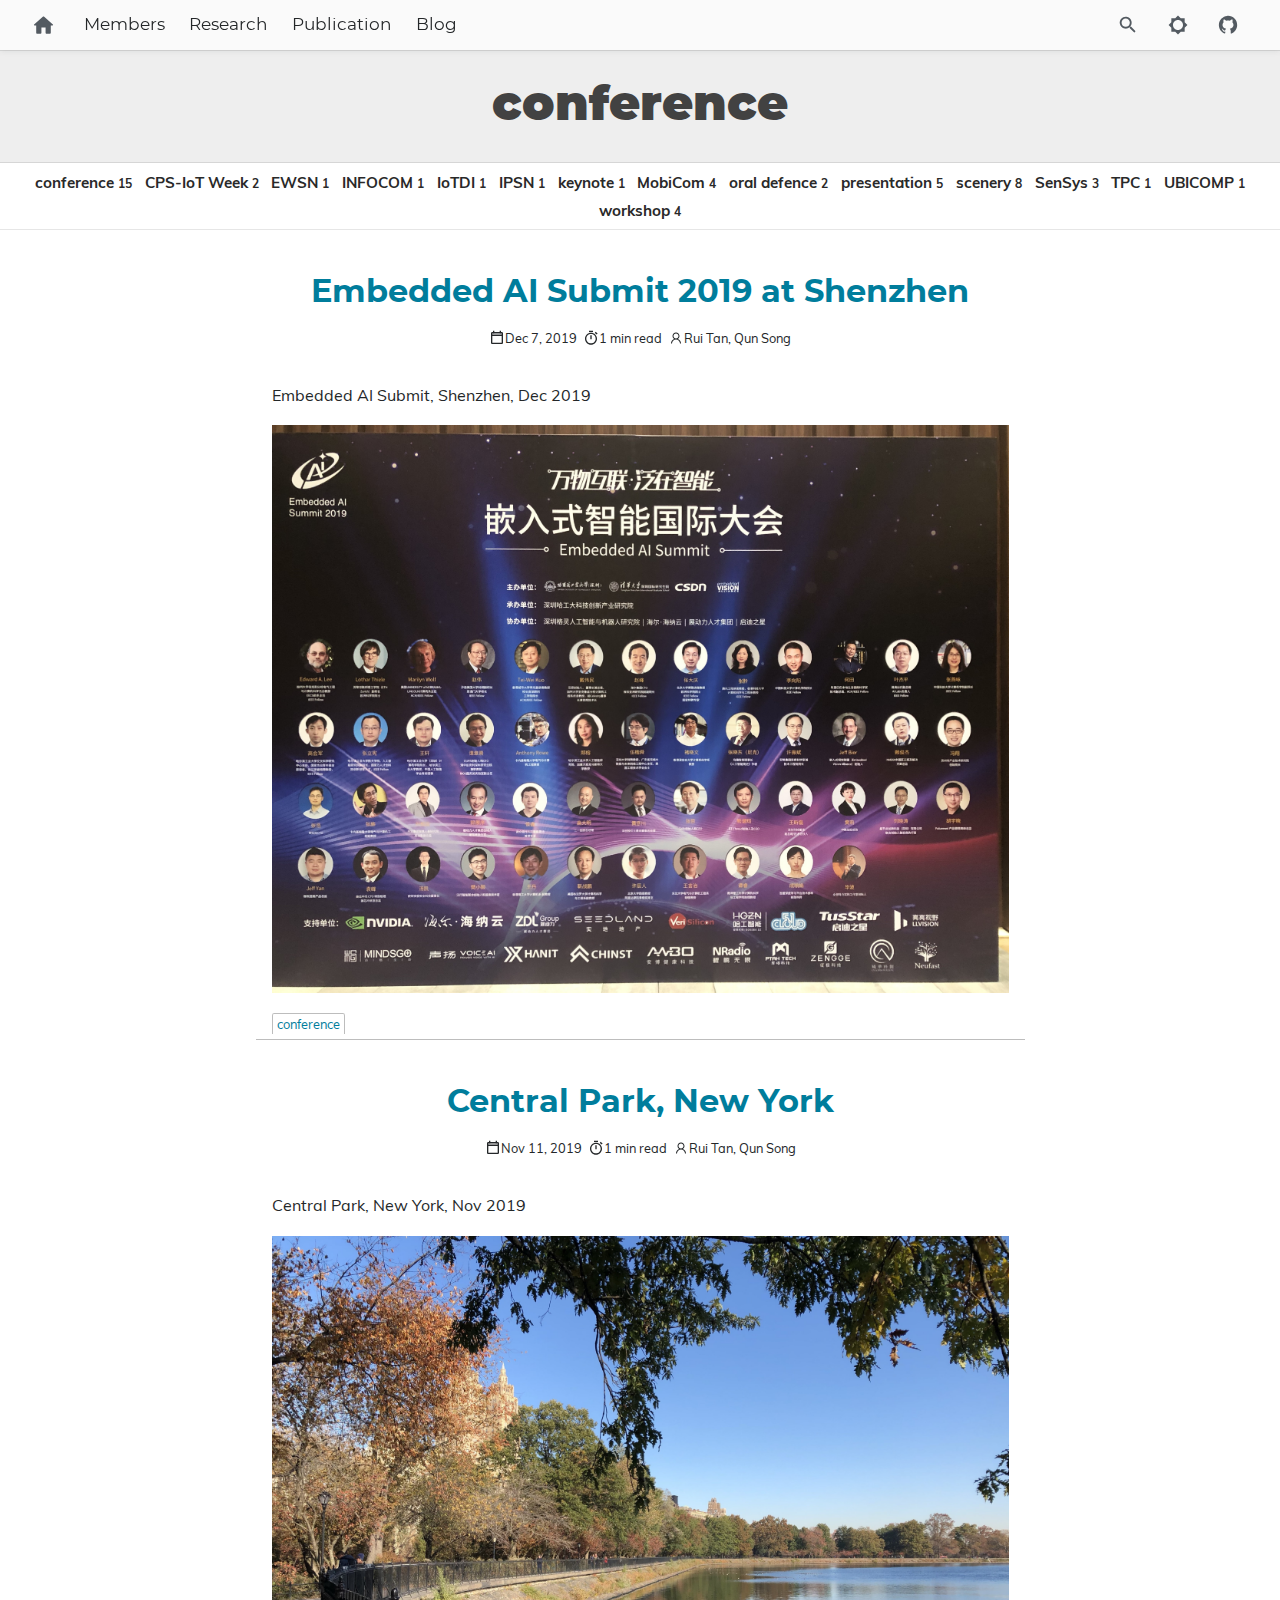
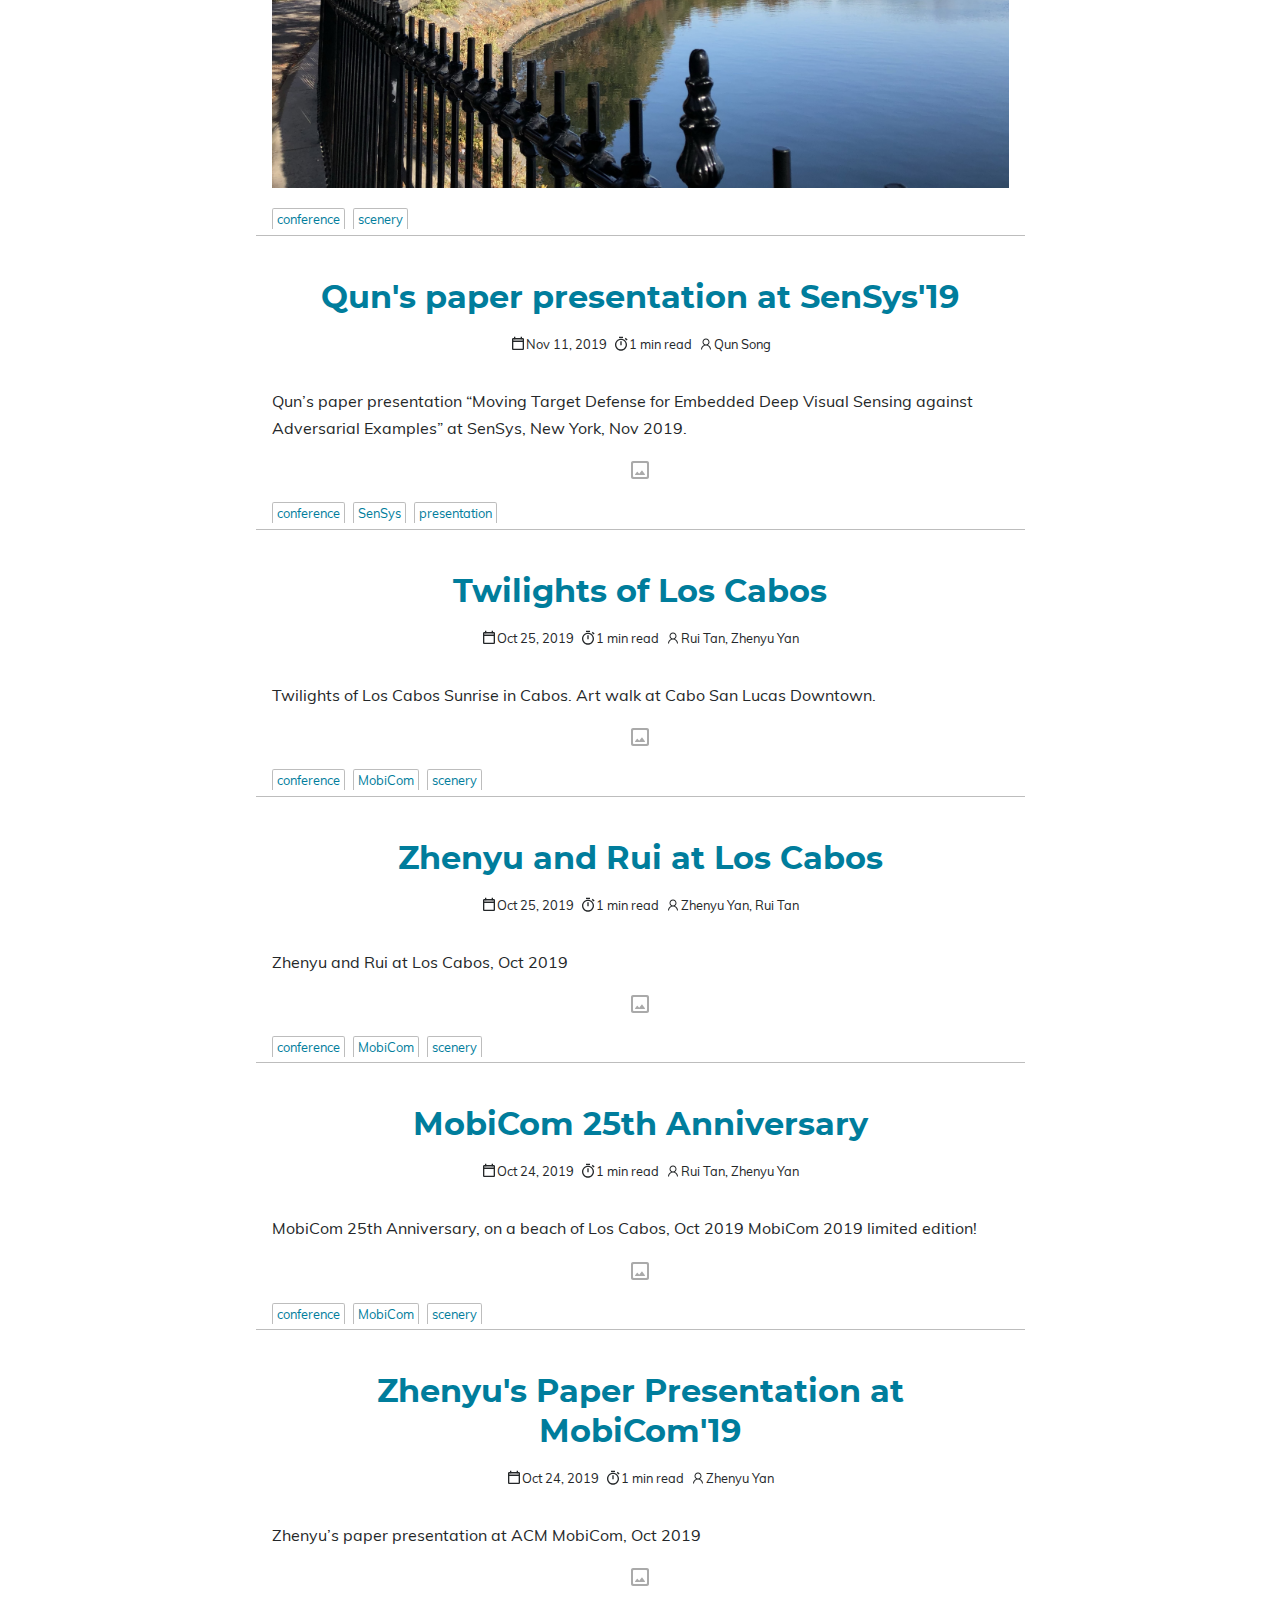
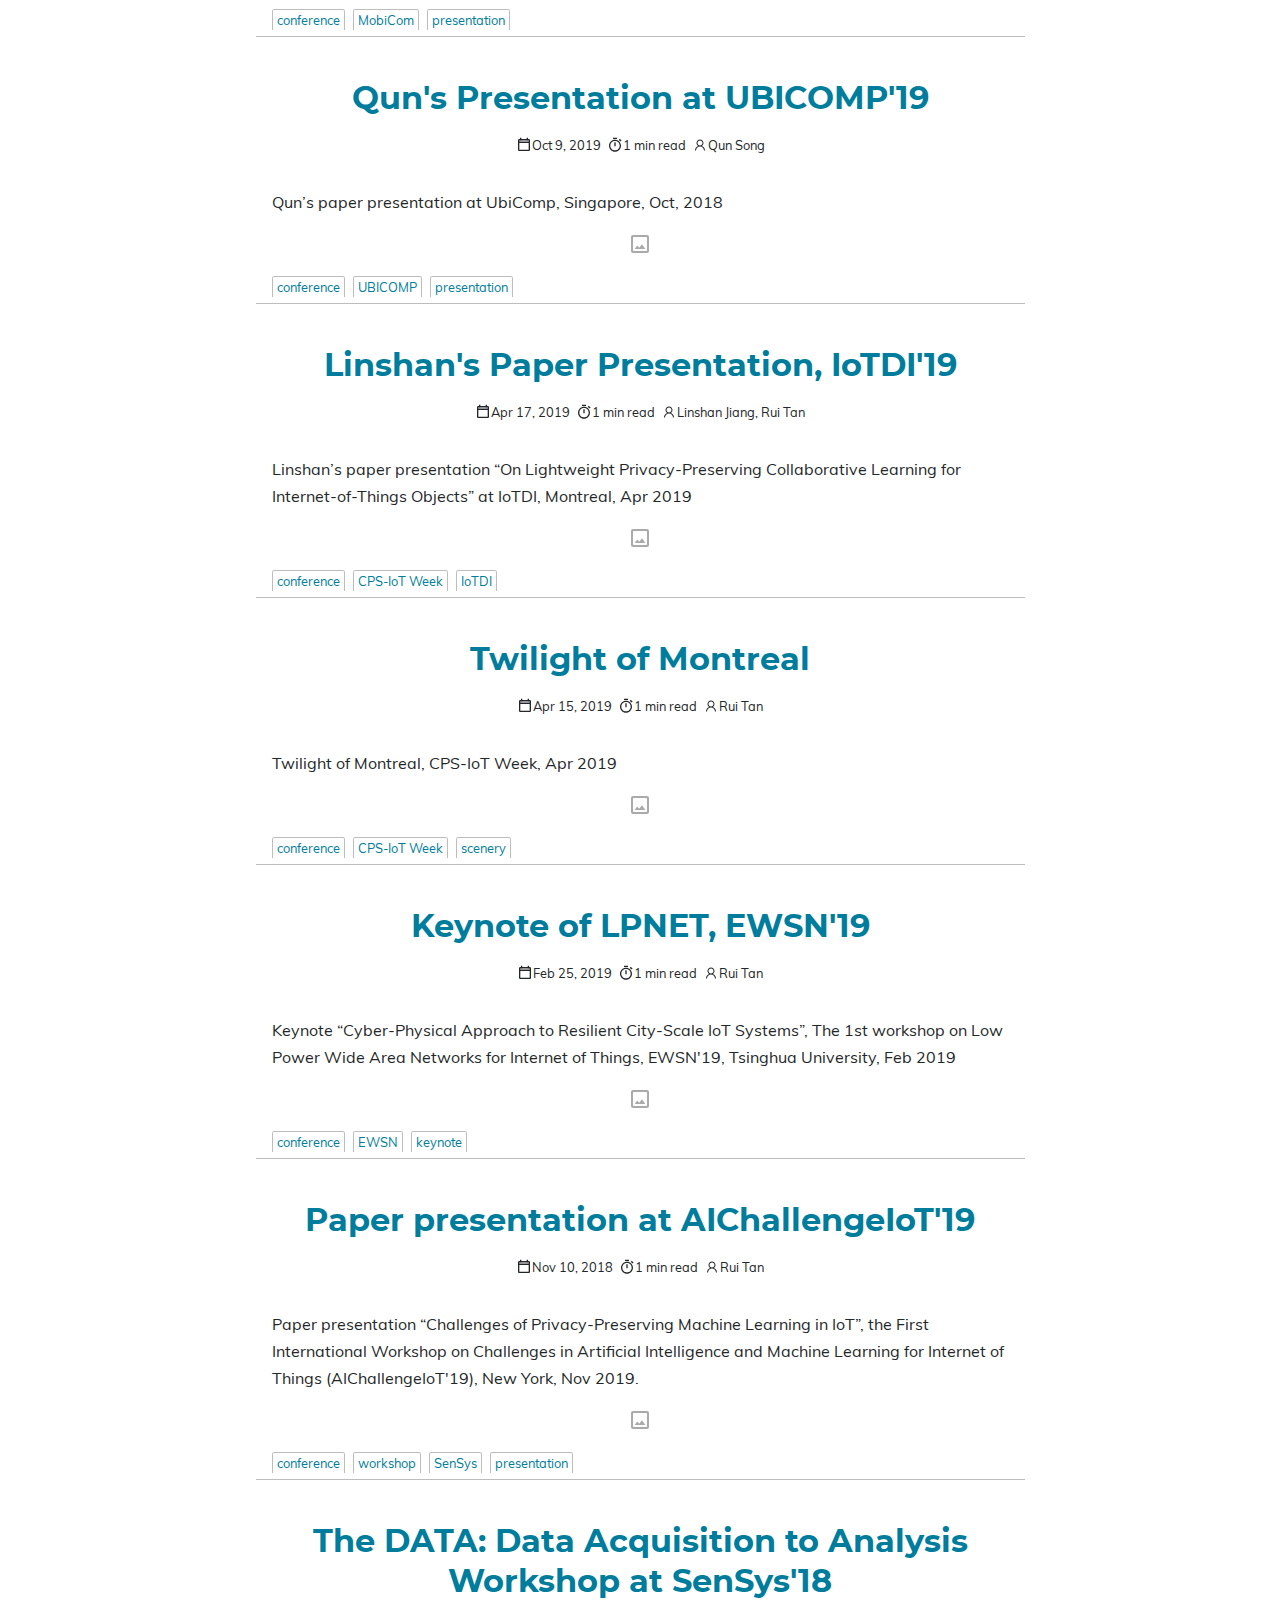
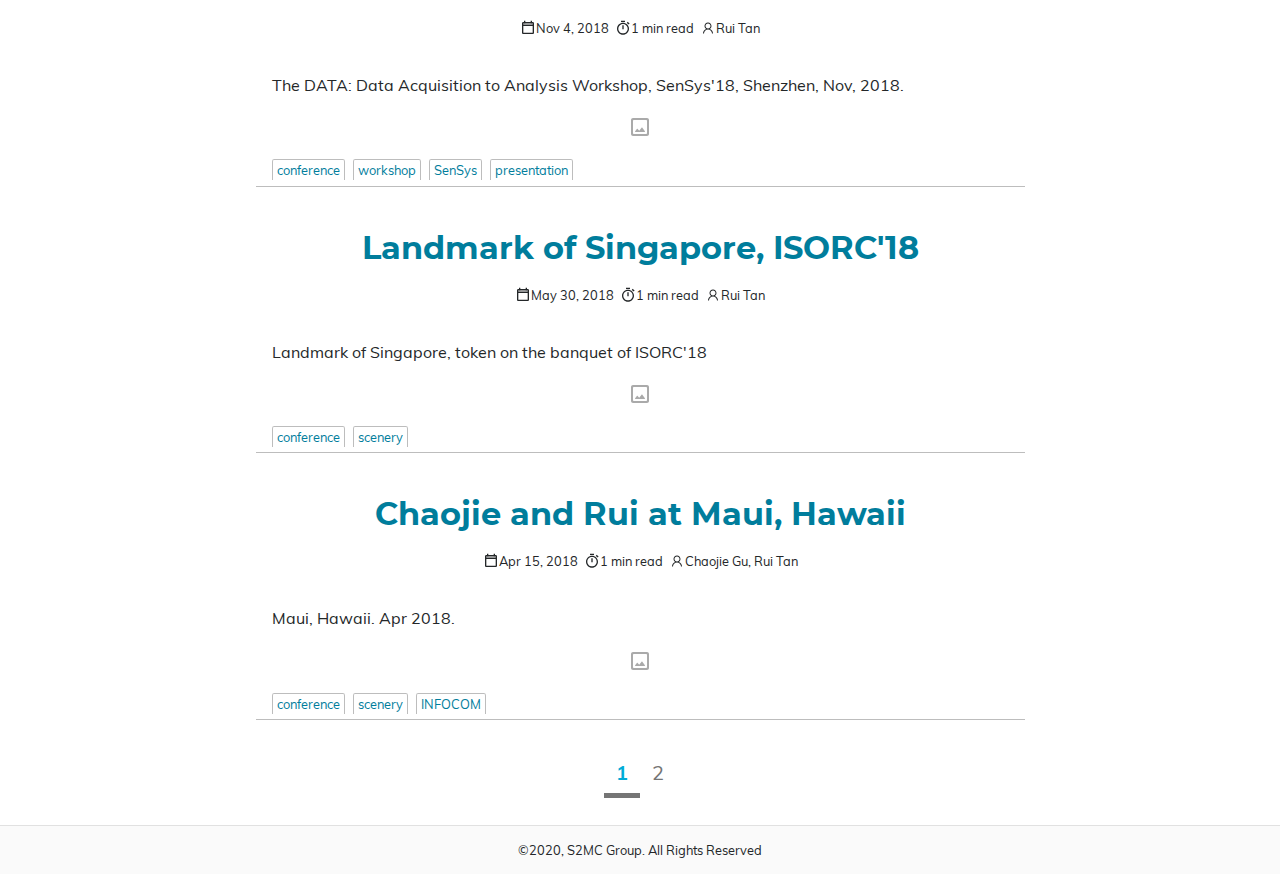
<file: tags/conference/index.html>
<!DOCTYPE html>
<html lang="en" dir="ltr">

<head>
    <meta charset="utf-8">
    <meta name="viewport" content="width=device-width, initial-scale=1">
    <title>conference – S2MC Group</title>
    


<script src="/js/enquire.min.dfb99dee1e029d51d6cfb672d847929890b1585402de17f5ed092edd72a688b4.js"></script>

<script defer src="/js/fuse.min.94c78ad70b02749822921660cf4e9f0b3701bc0680c421afb784a78228de0275.js"></script>

<script defer src="/js/lazysizes.min.31dd6a2d3a1ec0f78a8df007535cf23f03aeb5c70f026e6d6a19dac3b3acc340.js"></script>

<script defer src="/js/helper/getParents.min.1618c696be7c98933f9a92677f518b512a74e55bdbb976b09936b4182e93181b.js"></script>

<script defer src="/js/helper/fadeinout.min.93a331f96194789a542f33690bbe4f0c102c7e78ffc018217f5a1c33010bad91.js"></script>

<script>
  "use strict";

  
  var languagedir = JSON.parse("\"ltr\"");

  window.onload = function() {

    
    var toggleSidebarElem = document.getElementById("toggle-sidebar");
    var tocBodyElem = document.querySelector('.toc__body');
    var tocLabelElem = document.querySelector('.toc__label');
    var listMainElem = document.getElementById('list-main');
    var listSideElem = document.getElementById('list-side');
    var sliderIcons = document.querySelectorAll('.slider__icon');

    toggleSidebarElem ?
      toggleSidebarElem.addEventListener('change', function (e) {
        if (e.target.checked) {
          if (tocBodyElem) {
            fadeIn(tocBodyElem, 200);
          }
          if (tocLabelElem) {
            fadeIn(tocLabelElem, 200);
          }
          if (listMainElem && listSideElem) {
            listMainElem.className = 'm';
            listSideElem.className = 'r';
          }

          sliderIcons && sliderIcons.forEach(function (elem) {
            if (elem.classList.contains('hide')) {
              elem.classList.remove('hide');
            } else {
              elem.classList.add('hide');
            }
          });

        } else {
          if (tocBodyElem) {
            fadeOut(tocBodyElem, 200);
          }
          if (tocLabelElem) {
            fadeOut(tocLabelElem, 200);
          }
          if (listMainElem && listSideElem) {
            listMainElem.className = 'mr';
            listSideElem.className = 'hide';
          }

          sliderIcons && sliderIcons.forEach(function (elem) {
            if (elem.classList.contains('hide')) {
              elem.classList.remove('hide');
            } else {
              elem.classList.add('hide');
            }
          });
        }
      }) : null;
    

    
    var navCollapseBtn = document.getElementById('navCollapseBtn');
    navCollapseBtn ? navCollapseBtn.addEventListener('click', function(e) {
      var navCollapse = document.querySelector('.navbar__collapse');
      
      if (navCollapse) {
        var dataOpen = navCollapse.getAttribute('data-open');

        if (dataOpen === 'true') {
          navCollapse.setAttribute('data-open', 'false');
          navCollapse.style.maxHeight = 0;
        } else {
          navCollapse.setAttribute('data-open', 'true');
          navCollapse.style.maxHeight = navCollapse.scrollHeight + "px";
        }
      }
    }) : null;
    


    
    var expandBtn = document.querySelectorAll('.expand__button');

    for (let i = 0; i < expandBtn.length; i++) {
      expandBtn[i].addEventListener("click", function () {
        var content = this.nextElementSibling;
        if (content.style.maxHeight) {
          content.style.maxHeight = null;
          this.querySelector('svg').classList.add('expand-icon__right');
          this.querySelector('svg').classList.remove('expand-icon__down');
        } else {
          content.style.maxHeight = content.scrollHeight + "px";
          this.querySelector('svg').classList.remove('expand-icon__right');
          this.querySelector('svg').classList.add('expand-icon__down');
        }
      });
    }
    

    
    
    var root = document.getElementById('root');
    var toggleToLightBtn = document.getElementById('toggleToLight');
    var toggleToDarkBtn = document.getElementById('toggleToDark');

    toggleToDark.onclick = function(e) {
      root.className = 'theme__dark';
      localStorage.setItem('theme', 'dark');
      toggleToLightBtn.className = 'navbar__icons--icon';
      toggleToDarkBtn.className = 'hide';
    }

    toggleToLight.onclick = function (e) {
      root.className = 'theme__light';
      localStorage.setItem('theme', 'light');
      toggleToLightBtn.className = 'hide';
      toggleToDarkBtn.className = 'navbar__icons--icon';
    }


    
    document.querySelectorAll('.menu__list').forEach(function(elem) {
      if (elem.classList.contains('active')) {
        elem.style.maxHeight = elem.scrollHeight + "px"; 
      }
    });
    
    document.querySelectorAll('.menu__title--collapse').forEach(function(elem) {
      elem.addEventListener('click', function (e) {
        var content = this.nextElementSibling;
        var menuTitleIcon = this.querySelector('.menu__title--icon');
        if (!content) {
          return null;
        }

        var parent = elem.parentNode;
        while (parent.classList.contains('menu__list') && parent.classList.contains('active')) {
          console.log('parent');
          parent.style.maxHeight = 100 * parent.children.length + "px";
          parent = parent.parentNode;
        }

        if (content.style.maxHeight) {
          console.log('null');
          content.style.maxHeight = null;
          content.classList.remove('active');
          menuTitleIcon.classList.add('right');
          
          if (languagedir === 'rtl') {
            menuTitleIcon.classList.remove('downrtl');
          } else {
            menuTitleIcon.classList.remove('down');
          }
        } else {
          console.log('scrollHeight');
          content.style.maxHeight = content.scrollHeight + "px";
          content.classList.add('active');
          menuTitleIcon.classList.remove('right');
          
          if (languagedir === 'rtl') {
            menuTitleIcon.classList.add('downrtl');
          } else {
            menuTitleIcon.classList.add('down');
          }
        }
      });
    });
    


    
    var mobileLogo = document.getElementById('mobileLogo');
    var modal = document.getElementById("myModal");
    var drawer = document.getElementById('myDrawer');
    var drawerCloseBtn = document.querySelector('.drawer__close');

    var openDrawer = function() {
      modal.style.opacity = 1;

      if (languagedir === 'rtl') {
        modal.style.right = 0;
        drawer.style.right = 0;
      } else {
        modal.style.left = 0;
        drawer.style.left = 0;
      }
    }

    var closeDrawer = function() {
      modal.style.opacity = 0;

      if (languagedir === 'rtl') {
        drawer.style.right = '-100%';
      } else {
        drawer.style.left = '-100%';
      }

      
      setTimeout(function () {
        if (languagedir === 'rtl') {
          modal.style.right = '-100%';
        } else {
          modal.style.left = '-100%';
        }
      }, 250);
    }

    mobileLogo.onclick = function () {
      openDrawer();
      localStorage.setItem('isDrawerOpen', 'true');
    }

    modal.onclick = function () {
      closeDrawer();
      localStorage.setItem('isDrawerOpen', 'false');
    }

    drawerCloseBtn.onclick = function () {
      closeDrawer();
      localStorage.setItem('isDrawerOpen', 'false');
    }
  


  
    var lastScrollTop = window.pageYOffset || document.documentElement.scrollTop;
    var tocElem = document.querySelector('.toc');
    var tableOfContentsElem = tocElem ? tocElem.querySelector('#TableOfContents') : null;
    var singleContentsElem = document.querySelector('.single__contents');
    var dataBGImgs = document.querySelectorAll('div[data-bgimg]');

    
    var tocLevels = JSON.parse("null");

    if (tocLevels) {
      tocLevels = tocLevels.toString();
    } else {
      tocLevels = "h1, h2, h3, h4, h5, h6";
    }

    
    var isLandingBgImg = JSON.parse("null");
    
    var isHome = JSON.parse("false");

    function setNavbarBG(scrollTop) {
      if (isHome && isLandingBgImg && Object.keys(isLandingBgImg).length) {
        if (isLandingBgImg.height <= scrollTop) {
          dataBGImgs.forEach(function(elem) {
            elem.setAttribute('data-bgimg', 'false');
          });
        } else {
          dataBGImgs.forEach(function (elem) {
            elem.setAttribute('data-bgimg', 'true');
          });
        }
      }
    }
    setNavbarBG(lastScrollTop);

    window.onscroll = function () {
      var st = window.pageYOffset || document.documentElement.scrollTop;
      if (st > lastScrollTop) { 
        singleContentsElem ? 
        singleContentsElem.querySelectorAll(tocLevels.toString()).forEach(function(elem) {
          if (document.documentElement.scrollTop >= elem.offsetTop) {
            if (tableOfContentsElem) {
              var id = elem.getAttribute('id');
              tocElem.querySelectorAll('a').forEach(function (elem) {
                elem.classList.remove('active');
              });
              tocElem.querySelector('a[href="#' + id + '"]') ? 
              tocElem.querySelector('a[href="#' + id + '"]').classList.add('active') : null;
            }
          }
        }) : null;
        setNavbarBG(st);
      } else { 
        singleContentsElem ? 
        singleContentsElem.querySelectorAll(tocLevels.toString()).forEach(function(elem) {
          if (document.documentElement.scrollTop >= elem.offsetTop) {
            if (tableOfContentsElem) {
              var id = elem.getAttribute('id');
              tocElem.querySelectorAll('a').forEach(function (elem) {
                elem.classList.remove('active');
              });
              tocElem.querySelector('a[href="#' + id + '"]') ? 
              tocElem.querySelector('a[href="#' + id + '"]').classList.add('active') : null;
            }
          }
        }) : null;
        setNavbarBG(st);
      }
      lastScrollTop = st <= 0 ? 0 : st;
    };
    



    
    var mobileSearchInputElem = document.querySelector('#search-mobile');
    var mobileSearchClassElem = document.querySelector('.mobile-search');
    var mobileSearchBtnElem = document.querySelector('#mobileSearchBtn');
    var mobileSearchCloseBtnElem = document.querySelector('#search-mobile-close');
    var mobileSearchContainer = document.querySelector('#search-mobile-container');
    var mobileSearchResultsElem = document.querySelector('#search-mobile-results');
    var htmlElem = document.querySelector('html');

    if (mobileSearchClassElem) {
      mobileSearchClassElem.style.display = 'none';
    }

    mobileSearchBtnElem ? 
    mobileSearchBtnElem.addEventListener('click', function () {
      if (mobileSearchContainer) {
        mobileSearchContainer.style.display = 'block';
      }

      if (mobileSearchInputElem) {
        mobileSearchInputElem.focus();
      }

      if (htmlElem) {
        htmlElem.style.overflowY = 'hidden';
      }
    }) : null;

    mobileSearchCloseBtnElem ? 
    mobileSearchCloseBtnElem.addEventListener('click', function() {
      if (mobileSearchContainer) {
        mobileSearchContainer.style.display = 'none';
      }

      if (mobileSearchInputElem) {
        mobileSearchInputElem.value = '';
      }
      
      if (mobileSearchResultsElem) {
        while (mobileSearchResultsElem.firstChild) {
          mobileSearchResultsElem.removeChild(mobileSearchResultsElem.firstChild);
        }
      }

      if (htmlElem) {
        htmlElem.style.overflowY = 'visible';
      }
    }) : null;

    mobileSearchInputElem ? 
    mobileSearchInputElem.addEventListener('keydown', function(e) {
      if (e.key === 'Escape') {
        if (mobileSearchContainer) {
          mobileSearchContainer.style.display = 'none';
        }
        
        if (mobileSearchInputElem) {
          mobileSearchInputElem.value = '';
        }

        if (mobileSearchResultsElem) {
          while (mobileSearchResultsElem.firstChild) {
            mobileSearchResultsElem.removeChild(mobileSearchResultsElem.firstChild);
          }
        }
        if (htmlElem) {
          htmlElem.style.overflowY = 'visible';
        }
      }
    }) : null;
  


  
    var localTheme = localStorage.getItem('theme');
    var rootEleme = document.getElementById('root');
    var selectThemeElem = document.querySelectorAll('.select-theme');
    var selectThemeItemElem = document.querySelectorAll('.select-theme__item');
    
    if (localTheme) {
      selectThemeItemElem ? 
      selectThemeItemElem.forEach(function (elem) {
        if (elem.text.trim() === localTheme) {
          elem.classList.add('is-active');
        } else {
          elem.classList.remove('is-active');
        }
      }) : null;
    }

    selectThemeItemElem ? 
    selectThemeItemElem.forEach(function (v, i) {
      v.addEventListener('click', function (e) {
        var selectedThemeVariant = e.target.text.trim();
        localStorage.setItem('theme', selectedThemeVariant);

        rootEleme.removeAttribute('class');
        rootEleme.classList.add(`theme__${selectedThemeVariant}`);
        selectThemeElem.forEach(function(rootElem) {
          rootElem.querySelectorAll('a').forEach(function (elem) {
            if (elem.classList) {
              if (elem.text.trim() === selectedThemeVariant) {
                if (!elem.classList.contains('is-active')) {
                  elem.classList.add('is-active');
                }
              } else {
                if (elem.classList.contains('is-active')) {
                  elem.classList.remove('is-active');
                }
              }
            }
          });
        });

        if (window.mermaid) {
          if (selectedThemeVariant === "dark" || selectedThemeVariant === "hacker") {
            mermaid.initialize({ theme: 'dark' });
            location.reload();
          } else {
            mermaid.initialize({ theme: 'default' });
            location.reload();
          }
        }

        var utterances = document.querySelector('iframe');
        if (utterances) {
          utterances.contentWindow.postMessage({
            type: 'set-theme',
            theme: selectedThemeVariant === "dark" || selectedThemeVariant === "hacker" ? 'photon-dark' : selectedThemeVariant === 'kimbie' ? 'github-dark-orange' : 'github-light',
          }, 'https://utteranc.es');
        }
      });
    }) : null;
  


  
    
    var searchURL = JSON.parse("\"https://ntuiot.xyz/\"");
    var searchResults = null;
    var searchMenu = null;
    var searchText = null;
    
    
    var enableSearchHighlight = JSON.parse("true");
    
    var enableSearch = JSON.parse("true");

    var fuse = null;

    if (enableSearch) {
      (function initFuse() {
        var xhr = new XMLHttpRequest();
        xhr.open('GET', searchURL + "index.json");
        xhr.setRequestHeader('Content-Type', 'application/json; charset=utf-8');
        xhr.onload = function () {
          if (xhr.status === 200) {
            fuse = new Fuse(JSON.parse(xhr.response.toString('utf-8')), {
              keys: ['title', 'description', 'content'],
              includeMatches: enableSearchHighlight,
              shouldSort: true,
              threshold: 0.4,
              location: 0,
              distance: 100,
              maxPatternLength: 32,
              minMatchCharLength: 1,
            });
          }
          else {
            console.error(`[${xhr.status}]Error:`, xhr.statusText);
          }
        };
        xhr.send();
      })();
    }
    
    function makeLi(ulElem, obj) {
      var li = document.createElement('li');
      li.className = 'search-result__item';
      
      var a = document.createElement('a');
      a.innerHTML = obj.title;
      a.setAttribute('class', 'search-result__item--title');
      a.setAttribute('href', obj.permalink);

      var descDiv = document.createElement('div');
      descDiv.setAttribute('class', 'search-result__item--desc');
      if (obj.description) {
        descDiv.innerHTML = obj.description;
      } else if (obj.content) {
        descDiv.innerHTML = obj.content.substring(0, 80);
      }
      
      li.appendChild(a);
      li.appendChild(descDiv);
      ulElem.appendChild(li);
    }

    function makeHighlightLi(ulElem, obj) {
      var li = document.createElement('li');
      li.className = 'search-result__item';
      var descDiv = null;

      var a = document.createElement('a');
      a.innerHTML = obj.item.title;
      a.setAttribute('class', 'search-result__item--title');
      a.setAttribute('href', obj.item.uri);

      if (obj.matches && obj.matches.length) {
        for (var i = 0; i < obj.matches.length; i++) {
          if ('title' === obj.matches[i].key) {
            a = document.createElement('a');
            a.innerHTML = generateHighlightedText(obj.matches[i].value, obj.matches[i].indices);
            a.setAttribute('class', 'search-result__item--title');
            a.setAttribute('href', obj.item.uri);
          }
          
          if ('description' === obj.matches[i].key) {
            descDiv = document.createElement('div');
            descDiv.setAttribute('class', 'search-result__item--desc');
            descDiv.innerHTML = generateHighlightedText(obj.item.description, obj.matches[i].indices);
          } else if ('content' === obj.matches[i].key) {
            if (!descDiv) {
              descDiv = document.createElement('div');
              descDiv.setAttribute('class', 'search-result__item--desc');
              descDiv.innerHTML = generateHighlightedText(obj.item.content.substring(0, 80), obj.matches[i].indices);
            }
          } else {
            if (obj.item.description) {
              descDiv = document.createElement('div');
              descDiv.setAttribute('class', 'search-result__item--desc');
              descDiv.innerHTML = obj.item.description;
            } else {
              descDiv = document.createElement('div');
              descDiv.setAttribute('class', 'search-result__item--desc');
              descDiv.innerHTML = obj.item.content.substring(0, 80);
            }
          }
        }

        li.appendChild(a);
        if (descDiv) {
          li.appendChild(descDiv);
        }
        if (li) {
          ulElem.appendChild(li);
        }
      }
    }

    function renderSearchResults(searchText, results) {
      searchResults = document.getElementById('search-results');
      searchMenu = document.getElementById('search-menu');
      searchResults.setAttribute('class', 'dd is-active');
      
      var ul = document.createElement('ul');
      ul.setAttribute('class', 'dd-content search-content');

      if (results.length) {
        results.forEach(function (result) {
          var li = document.createElement('li');
          var a = document.createElement('a');
          a.setAttribute('href', result.uri);
          a.setAttribute('class', 'dd-item');
          a.appendChild(li);

          var titleDiv = document.createElement('div');
          titleDiv.innerHTML = result.title;
          titleDiv.setAttribute('class', 'search-result__item--title');

          var descDiv = document.createElement('div');
          descDiv.setAttribute('class', 'search-result__item--desc');
          if (result.description) {
            descDiv.innerHTML = result.description;
          } else if (result.content) {
            descDiv.innerHTML = result.content.substring(0, 80);
          }

          li.appendChild(titleDiv);
          li.appendChild(descDiv);
          ul.appendChild(a);
        });
      } else {
        var li = document.createElement('li');
        li.setAttribute('class', 'dd-item');
        li.innerText = 'No results found';
        ul.appendChild(li);
      }

      while (searchMenu.hasChildNodes()) {
        searchMenu.removeChild(
          searchMenu.lastChild
        );
      }
      
      searchMenu.appendChild(ul);
    }

    function renderSearchHighlightResults(searchText, results) {
      searchResults = document.getElementById('search-results');
      searchMenu = document.getElementById('search-menu');
      searchResults.setAttribute('class', 'dd is-active');

      var ul = document.createElement('ul');
      ul.setAttribute('class', 'dd-content search-content');

      if (results.length) {
        results.forEach(function (result) {
          var li = document.createElement('li');
          var a = document.createElement('a');
          var descDiv = null;

          a.setAttribute('href', result.item.uri);
          a.setAttribute('class', 'dd-item');
          a.appendChild(li);

          var titleDiv = document.createElement('div');
          titleDiv.innerHTML = result.item.title;
          titleDiv.setAttribute('class', 'search-result__item--title');
          
          if (result.matches && result.matches.length) {
            for (var i = 0; i < result.matches.length; i++) {
              if ('title' === result.matches[i].key) {
                titleDiv.innerHTML = generateHighlightedText(result.matches[i].value, result.matches[i].indices);
              }

              if ('description' === result.matches[i].key) {
                descDiv = document.createElement('div');
                descDiv.setAttribute('class', 'search-result__item--desc');
                descDiv.innerHTML = generateHighlightedText(result.item.description, result.matches[i].indices);
              } else if ('content' === result.matches[i].key) {
                if (!descDiv) {
                  descDiv = document.createElement('div');
                  descDiv.setAttribute('class', 'search-result__item--desc');
                  descDiv.innerHTML = generateHighlightedText(result.item.content.substring(0, 80), result.matches[i].indices);
                }
              } else {
                if (result.item.description) {
                  descDiv = document.createElement('div');
                  descDiv.setAttribute('class', 'search-result__item--desc');
                  descDiv.innerHTML = result.item.description;
                } else {
                  descDiv = document.createElement('div');
                  descDiv.setAttribute('class', 'search-result__item--desc');
                  descDiv.innerHTML = result.item.content.substring(0, 80);
                }
              }
            }
            
            li.appendChild(titleDiv);
            if (descDiv) {
              li.appendChild(descDiv);
            }
            ul.appendChild(a);
          }
        });
      } else {
        var li = document.createElement('li');
        li.setAttribute('class', 'dd-item');
        li.innerText = 'No results found';
        ul.appendChild(li);
      }

      while (searchMenu.hasChildNodes()) {
        searchMenu.removeChild(
          searchMenu.lastChild
        );
      }
      searchMenu.appendChild(ul);
    }

    function renderSearchResultsMobile(searchText, results) {
      searchResults = document.getElementById('search-mobile-results');

      var content = document.createElement('div');
      content.setAttribute('class', 'mobile-search__content');

      if (results.length > 0) {
        results.forEach(function (result) {
          var item = document.createElement('a');
          item.setAttribute('href', result.uri);
          item.innerHTML = '<div class="mobile-search__item"><div class="mobile-search__item--title">📄 ' + result.title + '</div><div class="mobile-search__item--desc">' + (result.description ? result.description : result.content) + '</div></div>';
          content.appendChild(item);
        });
      } else {
        var item = document.createElement('span');
        content.appendChild(item);
      }

      let wrap = document.getElementById('search-mobile-results');
      while (wrap.firstChild) {
        wrap.removeChild(wrap.firstChild)
      }
      searchResults.appendChild(content);      
    }

    function renderSearchHighlightResultsMobile(searchText, results) {
      searchResults = document.getElementById('search-mobile-results');

      var ul = document.createElement('div');
      ul.setAttribute('class', 'mobile-search__content');

      if (results.length) {
        results.forEach(function (result) {
          var li = document.createElement('li');
          var a = document.createElement('a');
          var descDiv = null;

          a.setAttribute('href', result.item.uri);
          a.appendChild(li);
          li.setAttribute('class', 'mobile-search__item');

          var titleDiv = document.createElement('div');
          titleDiv.innerHTML = result.item.title;
          titleDiv.setAttribute('class', 'mobile-search__item--title');
          
          if (result.matches && result.matches.length) {
            for (var i = 0; i < result.matches.length; i++) {
              if ('title' === result.matches[i].key) {
                titleDiv.innerHTML = generateHighlightedText(result.matches[i].value, result.matches[i].indices);
              }

              if ('description' === result.matches[i].key) {
                descDiv = document.createElement('div');
                descDiv.setAttribute('class', 'mobile-search__item--desc');
                descDiv.innerHTML = generateHighlightedText(result.item.description, result.matches[i].indices);
              } else if ('content' === result.matches[i].key) {
                if (!descDiv) {
                  descDiv = document.createElement('div');
                  descDiv.setAttribute('class', 'mobile-search__item--desc');
                  descDiv.innerHTML = generateHighlightedText(result.item.content.substring(0, 150), result.matches[i].indices);
                }
              } else {
                if (result.item.description) {
                  descDiv = document.createElement('div');
                  descDiv.setAttribute('class', 'mobile-search__item--desc');
                  descDiv.innerHTML = result.item.description;
                } else {
                  descDiv = document.createElement('div');
                  descDiv.setAttribute('class', 'mobile-search__item--desc');
                  descDiv.innerHTML = result.item.content.substring(0, 150);
                }
              }
            }
            
            li.appendChild(titleDiv);
            if (descDiv) {
              li.appendChild(descDiv);
            }
            ul.appendChild(a);
          }
        });
      } else {
        var item = document.createElement('span');
        ul.appendChild(item);
      }

      let wrap = document.getElementById('search-mobile-results');
      while (wrap.firstChild) {
        wrap.removeChild(wrap.firstChild)
      }
      searchResults.appendChild(ul);
    }

    function generateHighlightedText(text, regions) {
      if (!regions) {
        return text;
      }

      var content = '', nextUnhighlightedRegionStartingIndex = 0;

      regions.forEach(function(region) {
        if (region[0] === region[1]) {
          return null;
        }
        
        content += '' +
          text.substring(nextUnhighlightedRegionStartingIndex, region[0]) +
          '<span class="search__highlight">' +
            text.substring(region[0], region[1] + 1) +
          '</span>' +
        '';
        nextUnhighlightedRegionStartingIndex = region[1] + 1;
      });

      content += text.substring(nextUnhighlightedRegionStartingIndex);

      return content;
    };

    var searchElem = document.getElementById('search');
    var searchMobile = document.getElementById('search-mobile');
    var searchResultsContainer = document.getElementById('search-results');

    searchElem ? 
    searchElem.addEventListener('input', function(e) {
      if (!e.target.value | window.innerWidth < 770) {
        searchResultsContainer ? searchResultsContainer.setAttribute('class', 'dd') : null;
        return null;
      }

      searchText = e.target.value;
      var results = fuse.search(e.target.value);

      if (enableSearchHighlight) {
        renderSearchHighlightResults(searchText, results);
      } else {
        renderSearchResults(searchText, results);
      }

      var dropdownItems = searchResultsContainer.querySelectorAll('.dd-item');
      dropdownItems ? dropdownItems.forEach(function (item) {
        item.addEventListener('mousedown', function (e) {
          console.log('mousedown');
          e.target.click();
        });
      }) : null;
    }) : null;

    searchElem ? 
    searchElem.addEventListener('blur', function() {
      if (window.innerWidth < 770) {
        return null;
      }
      searchResultsContainer ? searchResultsContainer.setAttribute('class', 'dd') : null;
    }) : null;

    searchElem ? 
    searchElem.addEventListener('click', function(e) {
      if (window.innerWidth < 770) {
        return null;
      }
      if (!e.target.value) {
        searchResultsContainer ? searchResultsContainer.setAttribute('class', 'dd') : null;
        return null;
      }

      searchText = e.target.value;
      var results = fuse.search(e.target.value);

      if (enableSearchHighlight) {
        renderSearchHighlightResults(searchText, results);
      } else {
        renderSearchResults(searchText, results);
      }

      var dropdownItems = searchResultsContainer.querySelectorAll('.dd-item');
      dropdownItems ? dropdownItems.forEach(function (item) {
        item.addEventListener('mousedown', function (e) {
          console.log('mousedown');
          e.target.click();
        });
      }) : null;
    }) : null;

    var searchMenuElem = document.getElementById("search-menu");
    var activeItem = document.querySelector('#search-menu .dd-item.is-active');
    var activeIndex = null;
    var items = null;
    var searchContainerMaxHeight = 350;

    searchElem ? 
    searchElem.addEventListener('keydown', function(e) {
      if (window.innerWidth < 770) {
        return null;
      }

      var items = document.querySelectorAll('#search-menu .dd-item');
      
      if (e.key === 'ArrowDown') {
        if (activeIndex === null) {
          activeIndex = 0;
          items[activeIndex].classList.remove('is-active');
        } else {
          items[activeIndex].classList.remove('is-active');
          activeIndex = activeIndex === items.length - 1 ? 0 : activeIndex + 1;
        }
        items[activeIndex].classList.add('is-active');

        let overflowedPixel = items[activeIndex].offsetTop + items[activeIndex].clientHeight - searchContainerMaxHeight;
        if (overflowedPixel > 0) {
          document.querySelector(".search-content").scrollTop += items[activeIndex].getBoundingClientRect().height;
        } else if (activeIndex === 0) {
          document.querySelector(".search-content").scrollTop = 0;
        }
      } else if (e.key === 'ArrowUp') {
        if (activeIndex === null) {
          activeIndex = items.length - 1;
          items[activeIndex].classList.remove('is-active');
        } else {
          items[activeIndex].classList.remove('is-active');
          activeIndex = activeIndex === 0 ? items.length - 1 : activeIndex - 1;
        }
        items[activeIndex].classList.add('is-active');
        
        let overflowedPixel = items[activeIndex].offsetTop + items[activeIndex].clientHeight - searchContainerMaxHeight;
        if (overflowedPixel < 0) {
          document.querySelector(".search-content").scrollTop -= items[activeIndex].getBoundingClientRect().height;
        } else {
          document.querySelector(".search-content").scrollTop = overflowedPixel + items[activeIndex].getBoundingClientRect().height;
        }
      } else if (e.key === 'Enter') {
        var currentItemLink = items[activeIndex].getAttribute('href');
        if (currentItemLink) {
          location.href = currentItemLink;
        }
      } else if (e.key === 'Escape') {
        e.target.value = null;
        if (searchResults) {
          searchResults.classList.remove('is-active');
        }
      }
    }) : null;

    searchMobile ? 
    searchMobile.addEventListener('input', function(e) {
      if (!e.target.value) {
        let wrap = document.getElementById('search-mobile-results');
        while (wrap.firstChild) {
          wrap.removeChild(wrap.firstChild);
        }
        return null;
      }

      searchText = e.target.value;
      var results = fuse.search(e.target.value);
      
      if (enableSearchHighlight) {
        renderSearchHighlightResultsMobile(searchText, results);
      } else {
        renderSearchResultsMobile(searchText, results);
      }

      var dropdownItems = searchResultsContainer.querySelectorAll('.dd-item');
      dropdownItems ? dropdownItems.forEach(function (item) {
        item.addEventListener('mousedown', function (e) {
          console.log('mousedown');
          e.target.click();
        });
      }) : null;
    }) : null;
  
  }
</script>
    


<link rel="stylesheet" href="/css/main.min.css">


    <link rel="alternate" type="application/rss&#43;xml" title="RSS" href="https://ntuiot.xyz/tags/conference/index.xml">
<meta name="description" content="" />
<meta name="keywords" content="">
<meta name="created" content="2019-12-07T00:00:00&#43;0000">
<meta name="modified" content="2019-12-07T00:00:00&#43;0000">


<meta property="og:site_name" content="S2MC Group">
<meta property="og:title" content="conference">
<meta property="og:url" content="https://ntuiot.xyz/tags/conference/">
<meta property="og:type" content="website">

<meta name="generator" content="Hugo 0.74.3" />
<meta name="msapplication-TileColor" content="#ffffff">
<meta name="theme-color" content="#ffffff">
<link rel="canonical" href="https://ntuiot.xyz/tags/conference/">
<link rel="manifest" href="/manifest.json">

  <link rel="apple-touch-icon" sizes="57x57" href="/favicon/apple-icon-57x57.png">
  <link rel="apple-touch-icon" sizes="60x60" href="/favicon/apple-icon-60x60.png">
  <link rel="apple-touch-icon" sizes="72x72" href="/favicon/apple-icon-72x72.png">
  <link rel="apple-touch-icon" sizes="76x76" href="/favicon/apple-icon-76x76.png">
  <link rel="apple-touch-icon" sizes="114x114" href="/favicon/apple-icon-114x114.png">
  <link rel="apple-touch-icon" sizes="120x120" href="/favicon/apple-icon-120x120.png">
  <link rel="apple-touch-icon" sizes="144x144" href="/favicon/apple-icon-144x144.png">
  <link rel="apple-touch-icon" sizes="152x152" href="/favicon/apple-icon-152x152.png">
  <link rel="apple-touch-icon" sizes="180x180" href="/favicon/apple-icon-180x180.png">
  <link rel="icon" type="image/png" sizes="192x192" href="/favicon/android-icon-192x192.png">
  <link rel="icon" type="image/png" sizes="192x192" href="/favicon/android-icon-512x512.png">
  <link rel="icon" type="image/png" sizes="32x32" href="/favicon/favicon-32x32.png">
  <link rel="icon" type="image/png" sizes="96x96" href="/favicon/favicon-96x96.png">
  <link rel="icon" type="image/png" sizes="16x16" href="/favicon/favicon-16x16.png">
  <meta name="msapplication-TileColor" content="#ffffff">
  <meta name="msapplication-TileImage" content="/ms-icon-144x144.png">

    <script type="application/ld+json">
  {
    "@context": "https://schema.org",
    "@type": "WebPage",
    "url" : "https://ntuiot.xyz/tags/conference/",
    "name": "conference",
    "description": "The Internet-of-Things group from School of Computer Science and Engineering at Nanyang Technological University, Singapore",
    "mainEntityOfPage": {
      "@type": "WebPage",
      "@id": "https://ntuiot.xyz/"
    },
    "publisher": {
      "@type": "Organization",
      "name": "S2MC Group",
      "url": "https://ntuiot.xyz/"
    }
  }
</script>

    

</head>

<body id="root" class="theme__light">
    <script>
        var localTheme = localStorage.getItem('theme');
        if (localTheme) {
            document.getElementById('root').className = `theme__${localTheme}`;
        }        
    </script>
    
    <div id="container">
        <div id="myDrawer" class="drawer" style="">
  <div class="drawer__header">
    <a href="/" class="drawer__header--text">
      S2MC Group
    </a>
    <div class="grow"></div>
    <div class="drawer__close">
      <svg xmlns="http://www.w3.org/2000/svg" width="22" height="22" viewBox="0 0 24 24"><path fill="none" d="M0 0h24v24H0V0z"/><path fill="currentColor" d="M18.3 5.71c-.39-.39-1.02-.39-1.41 0L12 10.59 7.11 5.7c-.39-.39-1.02-.39-1.41 0-.39.39-.39 1.02 0 1.41L10.59 12 5.7 16.89c-.39.39-.39 1.02 0 1.41.39.39 1.02.39 1.41 0L12 13.41l4.89 4.89c.39.39 1.02.39 1.41 0 .39-.39.39-1.02 0-1.41L13.41 12l4.89-4.89c.38-.38.38-1.02 0-1.4z"/></svg>
    </div>
  </div>

  <div class="drawer__body">
    <div class="menu">
  <h6 class="menu__label">
    
      conference
    
  </h6>
  <ul>
    
    
      
  
  
  
  
  
  
  

  
  
  
  
  
  
  
  <li class="">
    <a href="https://ntuiot.xyz/tags/oral-defence/"
      class="menu__title ">oral defence</a>
  </li>
  

    
      
  
  
  
  
  
  
  

  
  
  
  
  
  
  
  <li class="">
    <a href="https://ntuiot.xyz/tags/ipsn/"
      class="menu__title ">IPSN</a>
  </li>
  

    
      
  
  
  
  
  
  
  

  
  
  
  
  
  
  
  <li class="">
    <a href="https://ntuiot.xyz/tags/scenery/"
      class="menu__title ">scenery</a>
  </li>
  

    
      
  
  
  
  
  
  
  

  
  
  
  
  
  
  
  <li class="">
    <a href="https://ntuiot.xyz/tags/tpc/"
      class="menu__title ">TPC</a>
  </li>
  

    
      
  
  
  
  
  
  
  

  
  
  
  
  
  
  
  <li class="active">
    <a href="https://ntuiot.xyz/tags/conference/"
      class="menu__title active">conference</a>
  </li>
  

    
      
  
  
  
  
  
  
  

  
  
  
  
  
  
  
  <li class="">
    <a href="https://ntuiot.xyz/tags/presentation/"
      class="menu__title ">presentation</a>
  </li>
  

    
      
  
  
  
  
  
  
  

  
  
  
  
  
  
  
  <li class="">
    <a href="https://ntuiot.xyz/tags/sensys/"
      class="menu__title ">SenSys</a>
  </li>
  

    
      
  
  
  
  
  
  
  

  
  
  
  
  
  
  
  <li class="">
    <a href="https://ntuiot.xyz/tags/mobicom/"
      class="menu__title ">MobiCom</a>
  </li>
  

    
      
  
  
  
  
  
  
  

  
  
  
  
  
  
  
  <li class="">
    <a href="https://ntuiot.xyz/tags/ubicomp/"
      class="menu__title ">UBICOMP</a>
  </li>
  

    
      
  
  
  
  
  
  
  

  
  
  
  
  
  
  
  <li class="">
    <a href="https://ntuiot.xyz/tags/cps-iot-week/"
      class="menu__title ">CPS-IoT Week</a>
  </li>
  

    
      
  
  
  
  
  
  
  

  
  
  
  
  
  
  
  <li class="">
    <a href="https://ntuiot.xyz/tags/iotdi/"
      class="menu__title ">IoTDI</a>
  </li>
  

    
      
  
  
  
  
  
  
  

  
  
  
  
  
  
  
  <li class="">
    <a href="https://ntuiot.xyz/tags/ewsn/"
      class="menu__title ">EWSN</a>
  </li>
  

    
      
  
  
  
  
  
  
  

  
  
  
  
  
  
  
  <li class="">
    <a href="https://ntuiot.xyz/tags/keynote/"
      class="menu__title ">keynote</a>
  </li>
  

    
      
  
  
  
  
  
  
  

  
  
  
  
  
  
  
  <li class="">
    <a href="https://ntuiot.xyz/tags/workshop/"
      class="menu__title ">workshop</a>
  </li>
  

    
      
  
  
  
  
  
  
  

  
  
  
  
  
  
  
  <li class="">
    <a href="https://ntuiot.xyz/tags/infocom/"
      class="menu__title ">INFOCOM</a>
  </li>
  

    
  </ul>
</div>



<script>
  var menuTitle = document.querySelectorAll('.menu__title');
  var modal = document.getElementById("myModal");
  var drawer = document.getElementById('myDrawer');

  var closeDrawer = function () {
    setTimeout(function () {
      modal.style.opacity = 0;
      drawer.style.left = '-100%';
      modal.style.left = '-100%';
    }, 250);
  }

  menuTitle ? 
  menuTitle.forEach(function(elem) {
    elem.onclick = function() {
      closeDrawer();
      localStorage.setItem('isDrawerOpen', 'false');
    }
  }) : null;
</script>
  </div>
</div>
<div id="myModal" class="modal" style=""></div>

<script>
  var isDrawerOpen = localStorage.getItem('isDrawerOpen');
  var modal = document.getElementById("myModal");
  var drawer = document.getElementById('myDrawer');
  
  
  var languagedir = JSON.parse("\"ltr\"");

  var openDrawer = function () {
    modal.style.opacity = 1;
    
    if (languagedir === "rtl") {
      modal.style.right = 0;
      drawer.style.right = 0;
    } else {
      modal.style.left = 0;
      drawer.style.left = 0;
    }
  }

  if (isDrawerOpen && isDrawerOpen === 'true') {
    openDrawer();
  }
</script>
        
<nav class="nav">
  <div class="navbar__wrapper" data-bgimg="false">
    <div class="divider">
      <div class="navbar lmr">
        <div id="siteLogo" class="navbar__logo--wrapper">
  
    &nbsp;&nbsp;
  
  
    <a href="/" title="" rel="home" class="navbar__logo--text-link">
      <h6 class="navbar__logo--text" data-bgimg="false">S2MC Group</h6>
    </a>
  
</div>
        
        <div class="navbar__menu--wrapper">
          <div id="tabletLogo" class="hide">
  
    <a href="/" rel="home" class="navbar__logo--link">
      <div class="navbar__icons--icon">
        <svg xmlns="http://www.w3.org/2000/svg" width="25" height="25" viewBox="0 0 24 24"><path fill="none" d="M0 0h24v24H0V0z"/><path fill="currentColor" d="M10 19v-5h4v5c0 .55.45 1 1 1h3c.55 0 1-.45 1-1v-7h1.7c.46 0 .68-.57.33-.87L12.67 3.6c-.38-.34-.96-.34-1.34 0l-8.36 7.53c-.34.3-.13.87.33.87H5v7c0 .55.45 1 1 1h3c.55 0 1-.45 1-1z"/></svg>
      </div>
    </a>
  
</div>
          <div id="mobileLogo" class="hide">
  <a href="#" class="navbar__logo--link">
    <div class="navbar__icons--icon">
      <svg xmlns="http://www.w3.org/2000/svg" width="25" height="25" viewBox="0 0 24 24"><path fill="none" d="M0 0h24v24H0V0z"/><path fill="currentColor" d="M4 18h16c.55 0 1-.45 1-1s-.45-1-1-1H4c-.55 0-1 .45-1 1s.45 1 1 1zm0-5h16c.55 0 1-.45 1-1s-.45-1-1-1H4c-.55 0-1 .45-1 1s.45 1 1 1zM3 7c0 .55.45 1 1 1h16c.55 0 1-.45 1-1s-.45-1-1-1H4c-.55 0-1 .45-1 1z"/></svg>
    </div>
  </a>
</div>
          <span id="navMenuMobile" class="hide">
  <button id="navCollapseBtn" class="navbar__dropdown--title" aria-label="Section Menu" data-dir="ltr">
    
      tags
    
    <svg xmlns="http://www.w3.org/2000/svg" width="20" height="20" viewBox="0 0 24 24"><path fill="currentColor" d="M8.12 9.29L12 13.17l3.88-3.88c.39-.39 1.02-.39 1.41 0 .39.39.39 1.02 0 1.41l-4.59 4.59c-.39.39-1.02.39-1.41 0L6.7 10.7c-.39-.39-.39-1.02 0-1.41.39-.38 1.03-.39 1.42 0z"/></svg>
  </button>
  <div class="navbar__collapse" data-open="false">
  <ul>
    

  
  
  
  
  <li class="navbar__menu--mobile-item ">
    <a href="/member" class="">Members</a>
  </li>

  
  
  
  
  <li class="navbar__menu--mobile-item ">
    <a href="/research" class="">Research</a>
  </li>

  
  
  
  
  <li class="navbar__menu--mobile-item ">
    <a href="/publication" class="">Publication</a>
  </li>

  
  
  
  
  <li class="navbar__menu--mobile-item ">
    <a href="/blog" class="">Blog</a>
  </li>

  </ul>
</div>
</span>
          <ul id="navMenu" class="navbar__menu">
            

  
  
  
  
  <li class="navbar__menu--item ">
    <a href="/member" data-bgimg="false">Members</a>
  </li>

  
  
  
  
  <li class="navbar__menu--item ">
    <a href="/research" data-bgimg="false">Research</a>
  </li>

  
  
  
  
  <li class="navbar__menu--item ">
    <a href="/publication" data-bgimg="false">Publication</a>
  </li>

  
  
  
  
  <li class="navbar__menu--item ">
    <a href="/blog" data-bgimg="false">Blog</a>
  </li>

          </ul>
        </div>
        <div class="grow"></div>
        <div id="siteSearch">
          

<div class="search" data-bgimg="false">
  <span class="icon">
    <svg xmlns="http://www.w3.org/2000/svg" width="22" height="22" fill="currentColor" viewBox="0 0 24 24"><path fill="none" d="M0 0h24v24H0V0z"/><path d="M15.5 14h-.79l-.28-.27c1.2-1.4 1.82-3.31 1.48-5.34-.47-2.78-2.79-5-5.59-5.34-4.23-.52-7.79 3.04-7.27 7.27.34 2.8 2.56 5.12 5.34 5.59 2.03.34 3.94-.28 5.34-1.48l.27.28v.79l4.25 4.25c.41.41 1.08.41 1.49 0 .41-.41.41-1.08 0-1.49L15.5 14zm-6 0C7.01 14 5 11.99 5 9.5S7.01 5 9.5 5 14 7.01 14 9.5 11.99 14 9.5 14z"/></svg>
  </span>
  <input id="search" aria-label="Site Search" class="input" type="text" autocomplete="off" placeholder="Search">
  <div id="search-results" class="dropdown">
    <div id="search-menu" class="dropdown-menu">
    </div>
  </div>
</div>


        </div>
        <div id="mobileSearch" class="hide">
          
<div id="mobileSearchBtn" class="mobile-search__btn">
  <svg xmlns="http://www.w3.org/2000/svg" width="22" height="22" fill="currentColor" viewBox="0 0 24 24"><path fill="none" d="M0 0h24v24H0V0z"/><path d="M15.5 14h-.79l-.28-.27c1.2-1.4 1.82-3.31 1.48-5.34-.47-2.78-2.79-5-5.59-5.34-4.23-.52-7.79 3.04-7.27 7.27.34 2.8 2.56 5.12 5.34 5.59 2.03.34 3.94-.28 5.34-1.48l.27.28v.79l4.25 4.25c.41.41 1.08.41 1.49 0 .41-.41.41-1.08 0-1.49L15.5 14zm-6 0C7.01 14 5 11.99 5 9.5S7.01 5 9.5 5 14 7.01 14 9.5 11.99 14 9.5 14z"/></svg>
</div>

<div id="search-mobile-container" class="mobile-search hide">
  <div class="mobile-search__top">
    <input id="search-mobile" type="text" aria-label="Mobile Search" placeholder="Search..." class="mobile-search__top--input"/>
    <div id="search-mobile-close" class="mobile-search__top--icon">
      <svg xmlns="http://www.w3.org/2000/svg" width="22" height="22" viewBox="0 0 24 24"><path opacity=".87" fill="none" d="M0 0h24v24H0V0z"/><path fill="currentColor" d="M12 2C6.47 2 2 6.47 2 12s4.47 10 10 10 10-4.47 10-10S17.53 2 12 2zm0 18c-4.41 0-8-3.59-8-8s3.59-8 8-8 8 3.59 8 8-3.59 8-8 8zm3.59-13L12 10.59 8.41 7 7 8.41 10.59 12 7 15.59 8.41 17 12 13.41 15.59 17 17 15.59 13.41 12 17 8.41z"/></svg>
    </div>
  </div>
  <div id="search-mobile-results" class="mobile-search__body">
    
  </div>
</div>

        </div>
        <div class="navbar__icons">
  
  
<button id="toggleToDark" class="navbar__icons--icon" aria-label="Toggle to dark mode">
  <svg xmlns="http://www.w3.org/2000/svg" width="20" height="20" viewBox="0 0 24 24"><path d="M0 0h24v24H0z" fill="none" /><path fill="currentColor" d="M20 15.31L23.31 12 20 8.69V4h-4.69L12 .69 8.69 4H4v4.69L.69 12 4 15.31V20h4.69L12 23.31 15.31 20H20v-4.69zM12 18c-3.31 0-6-2.69-6-6s2.69-6 6-6 6 2.69 6 6-2.69 6-6 6z"/></svg>
</button>
<button id="toggleToLight" class="navbar__icons--icon" aria-label="Toggle to light mode">
  <svg xmlns="http://www.w3.org/2000/svg" width="20" height="20" viewBox="0 0 24 24"><path d="M0 0h24v24H0z" fill="none"/><path fill="currentColor" d="M20 8.69V4h-4.69L12 .69 8.69 4H4v4.69L.69 12 4 15.31V20h4.69L12 23.31 15.31 20H20v-4.69L23.31 12 20 8.69zM12 18c-3.31 0-6-2.69-6-6s2.69-6 6-6 6 2.69 6 6-2.69 6-6 6zm0-10c-2.21 0-4 1.79-4 4s1.79 4 4 4 4-1.79 4-4-1.79-4-4-4z"/></svg>
</button>
<script>
  var theme = localStorage.getItem('theme');
  var toggleToLightBtn = document.getElementById('toggleToLight');
  var toggleToDarkBtn = document.getElementById('toggleToDark');

  if (theme && theme === 'dark') {
    toggleToLightBtn.className = 'navbar__icons--icon';
    toggleToDarkBtn.className = 'hide';
  } else {
    toggleToLightBtn.className = 'hide';
    toggleToDarkBtn.className = 'navbar__icons--icon';
  }
</script>

  <div class="navbar__icons--icon">
    <a href="https://github.com/ntusg-iot" title="Github repository" aria-label="Github repository" target="_blank" rel="noreferrer">
    <svg fill="currentColor" xmlns="http://www.w3.org/2000/svg" viewBox="0 0 24 24" width="22" height="22"><path d="M10.9,2.1c-4.6,0.5-8.3,4.2-8.8,8.7c-0.5,4.7,2.2,8.9,6.3,10.5C8.7,21.4,9,21.2,9,20.8v-1.6c0,0-0.4,0.1-0.9,0.1 c-1.4,0-2-1.2-2.1-1.9c-0.1-0.4-0.3-0.7-0.6-1C5.1,16.3,5,16.3,5,16.2C5,16,5.3,16,5.4,16c0.6,0,1.1,0.7,1.3,1c0.5,0.8,1.1,1,1.4,1 c0.4,0,0.7-0.1,0.9-0.2c0.1-0.7,0.4-1.4,1-1.8c-2.3-0.5-4-1.8-4-4c0-1.1,0.5-2.2,1.2-3C7.1,8.8,7,8.3,7,7.6c0-0.4,0-0.9,0.2-1.3 C7.2,6.1,7.4,6,7.5,6c0,0,0.1,0,0.1,0C8.1,6.1,9.1,6.4,10,7.3C10.6,7.1,11.3,7,12,7s1.4,0.1,2,0.3c0.9-0.9,2-1.2,2.5-1.3 c0,0,0.1,0,0.1,0c0.2,0,0.3,0.1,0.4,0.3C17,6.7,17,7.2,17,7.6c0,0.8-0.1,1.2-0.2,1.4c0.7,0.8,1.2,1.8,1.2,3c0,2.2-1.7,3.5-4,4 c0.6,0.5,1,1.4,1,2.3v2.6c0,0.3,0.3,0.6,0.7,0.5c3.7-1.5,6.3-5.1,6.3-9.3C22,6.1,16.9,1.4,10.9,2.1z"/></svg>
    </a>
  </div>
</div>


      </div>
    </div>
  </div>
</nav>

<script>
  var siteLogo = document.getElementById('siteLogo');
  var tabletLogo = document.getElementById('tabletLogo');
  var mobileLogo = document.getElementById('mobileLogo');
  var navMenu = document.getElementById('navMenu');
  var navMenuMobile = document.getElementById('navMenuMobile');
  var siteSearch = document.getElementById('siteSearch');
  var mobileSearch = document.getElementById('mobileSearch');
  
  enquire.register("screen and (max-width:1280px)", {
    match: function () {
      siteLogo.className = 'navbar__logo--wrapper';
      tabletLogo.className = 'hide';
      mobileLogo.className = 'hide';
      navMenu.className = 'navbar__menu';
      navMenuMobile.className = 'hide';
      siteSearch.className = '';
      mobileSearch.className = 'hide';
    },
    unmatch: function () {
      siteLogo.className = 'navbar__logo--wrapper';
      tabletLogo.className = 'hide';
      mobileLogo.className = 'hide';
      navMenu.className = 'navbar__menu';
      navMenuMobile.className = 'hide';
      siteSearch.className = '';
      mobileSearch.className = 'hide';
    },
  }).register("screen and (max-width:960px)", {
    match: function () {
      siteLogo.className = 'hide';
      tabletLogo.className = '';
      mobileLogo.className = 'hide';
      navMenu.className = 'navbar__menu';
      navMenuMobile.className = 'hide';
      siteSearch.className = 'hide';
      mobileSearch.className = 'navbar__icons--icon';
    },
    unmatch: function () {
      siteLogo.className = 'navbar__logo--wrapper';
      tabletLogo.className = 'hide';
      mobileLogo.className = 'hide';
      navMenu.className = 'navbar__menu';
      navMenuMobile.className = 'hide';
      siteSearch.className = '';
      mobileSearch.className = 'hide';
    },
  }).register("screen and (max-width:600px)", {
    match: function () {
      siteLogo.className = 'hide';
      tabletLogo.className = 'hide';
      mobileLogo.className = '';
      navMenu.className = 'hide';
      navMenuMobile.className = '';
      siteSearch.className = 'hide';
      mobileSearch.className = 'navbar__icons--icon';
    },
    unmatch: function () {
      siteLogo.className = 'hide';
      tabletLogo.className = '';
      mobileLogo.className = 'hide';
      navMenu.className = 'navbar__menu';
      navMenuMobile.className = 'hide';
      siteSearch.className = 'hide';
      mobileSearch.className = 'navbar__icons--icon';
    },
  });
</script>

        
        
<div class="top">
  <header class="header__wrapper bgcolor__header">
    <div class="divider">
      <div class="lmr">
        <div class="blog-header blog-header__align-center" style="width: 100%; height: 112px;">
  <div class="blog-header__title">
    conference
  </div>
</div>
      </div>
    </div>
  </header>

  <div class="header__wrapper bgcolor__breadcrumb">
    <div class="divider">
      <div class="lmr flexbox jc-center flex-wrap tag__wrapper">
        
          
            <a href="/tags/conference/" class="tag">
              <span class="tag__text">
                conference
              </span>
              <span class="tag__num" dir="auto">
                15
              </span>
            </a>
          
        
          
            <a href="/tags/cps-iot-week/" class="tag">
              <span class="tag__text">
                CPS-IoT Week
              </span>
              <span class="tag__num" dir="auto">
                2
              </span>
            </a>
          
        
          
            <a href="/tags/ewsn/" class="tag">
              <span class="tag__text">
                EWSN
              </span>
              <span class="tag__num" dir="auto">
                1
              </span>
            </a>
          
        
          
            <a href="/tags/infocom/" class="tag">
              <span class="tag__text">
                INFOCOM
              </span>
              <span class="tag__num" dir="auto">
                1
              </span>
            </a>
          
        
          
            <a href="/tags/iotdi/" class="tag">
              <span class="tag__text">
                IoTDI
              </span>
              <span class="tag__num" dir="auto">
                1
              </span>
            </a>
          
        
          
            <a href="/tags/ipsn/" class="tag">
              <span class="tag__text">
                IPSN
              </span>
              <span class="tag__num" dir="auto">
                1
              </span>
            </a>
          
        
          
            <a href="/tags/keynote/" class="tag">
              <span class="tag__text">
                keynote
              </span>
              <span class="tag__num" dir="auto">
                1
              </span>
            </a>
          
        
          
            <a href="/tags/mobicom/" class="tag">
              <span class="tag__text">
                MobiCom
              </span>
              <span class="tag__num" dir="auto">
                4
              </span>
            </a>
          
        
          
            <a href="/tags/oral-defence/" class="tag">
              <span class="tag__text">
                oral defence
              </span>
              <span class="tag__num" dir="auto">
                2
              </span>
            </a>
          
        
          
            <a href="/tags/presentation/" class="tag">
              <span class="tag__text">
                presentation
              </span>
              <span class="tag__num" dir="auto">
                5
              </span>
            </a>
          
        
          
            <a href="/tags/scenery/" class="tag">
              <span class="tag__text">
                scenery
              </span>
              <span class="tag__num" dir="auto">
                8
              </span>
            </a>
          
        
          
            <a href="/tags/sensys/" class="tag">
              <span class="tag__text">
                SenSys
              </span>
              <span class="tag__num" dir="auto">
                3
              </span>
            </a>
          
        
          
            <a href="/tags/tpc/" class="tag">
              <span class="tag__text">
                TPC
              </span>
              <span class="tag__num" dir="auto">
                1
              </span>
            </a>
          
        
          
            <a href="/tags/ubicomp/" class="tag">
              <span class="tag__text">
                UBICOMP
              </span>
              <span class="tag__num" dir="auto">
                1
              </span>
            </a>
          
        
          
            <a href="/tags/workshop/" class="tag">
              <span class="tag__text">
                workshop
              </span>
              <span class="tag__num" dir="auto">
                4
              </span>
            </a>
          
        
      </div>
    </div>
  </div>
</div>

<div class="mid blog__bg">
  <main class="main blog__bg">
    <div class="sv" data-view="full">
      <div class="blog">
        
          <article class="summary-card">
  <header>
    <h5 class="title h5"><a href='https://ntuiot.xyz/blog/embeddedai19/'> Embedded AI Submit 2019 at Shenzhen</a></h5>
    <div class="subtitle caption">
      <svg xmlns="http://www.w3.org/2000/svg" viewBox="0 0 24 24" width="16" height="16" fill="currentColor"><path d="M4 4H20V8H4z" opacity=".3"/><path d="M6 1H8V5H6zM16 1H18V5H16z"/><path d="M19,3H5C3.9,3,3,3.9,3,5v14c0,1.1,0.9,2,2,2h14c1.1,0,2-0.9,2-2V5C21,3.9,20.1,3,19,3z M19,19H5V9h14V19z M19,7H5V5h14V7z"/></svg><time title="Written At">Dec 7, 2019 </time> &nbsp;&nbsp; <svg fill="#000000" xmlns="http://www.w3.org/2000/svg" viewBox="0 0 24 24" width="16" height="16"><path fill="currentColor" d="M 9 1 L 9 3 L 15 3 L 15 1 L 9 1 z M 18.958984 2.7929688 L 17.666016 4.3183594 L 20.615234 6.8183594 L 21.908203 5.2929688 L 18.958984 2.7929688 z M 12 4 C 7.0225467 4 3 8.0225467 3 13 C 3 17.977453 7.0225467 22 12 22 C 16.977453 22 21 17.977453 21 13 C 21 8.0225467 16.977453 4 12 4 z M 12 6 C 15.910547 6 19 9.0894533 19 13 C 19 16.910547 15.910547 20 12 20 C 8.0894533 20 5 16.910547 5 13 C 5 9.0894533 8.0894533 6 12 6 z M 11 8 L 11 14 L 13 14 L 13 8 L 11 8 z"/></svg> <span title="Reading Time"> 1 min read</span> &nbsp;&nbsp; <svg fill="#000000" xmlns="http://www.w3.org/2000/svg" viewBox="0 0 32 32" width="16" height="16"><path fill="currentColor" d="M 16 5 C 12.144531 5 9 8.144531 9 12 C 9 14.410156 10.230469 16.550781 12.09375 17.8125 C 8.527344 19.34375 6 22.882813 6 27 L 8 27 C 8 22.570313 11.570313 19 16 19 C 20.429688 19 24 22.570313 24 27 L 26 27 C 26 22.882813 23.472656 19.34375 19.90625 17.8125 C 21.769531 16.550781 23 14.410156 23 12 C 23 8.144531 19.855469 5 16 5 Z M 16 7 C 18.773438 7 21 9.226563 21 12 C 21 14.773438 18.773438 17 16 17 C 13.226563 17 11 14.773438 11 12 C 11 9.226563 13.226563 7 16 7 Z"/></svg> <span title="WRITTEN BY">Rui Tan, Qun Song</span>
    </div>
  </header>
  
  <div class="summary-card__content">
    <div class="summary-card__text p2">
      
        Embedded AI Submit, Shenzhen, Dec 2019
      
    </div>
    
    <div class="summary-card__image-wrapper">
      <a href="https://ntuiot.xyz/blog/embeddedai19/">
        <img data-src="/images/gallery/embeddedai19.jpg" alt="images/gallery/embeddedai19.jpg" src="data:image/svg+xml,%0A%3Csvg xmlns='http://www.w3.org/2000/svg' width='24' height='24' viewBox='0 0 24 24'%3E%3Cpath fill='none' d='M0 0h24v24H0V0z'/%3E%3Cpath fill='%23aaa' d='M19 3H5c-1.1 0-2 .9-2 2v14c0 1.1.9 2 2 2h14c1.1 0 2-.9 2-2V5c0-1.1-.9-2-2-2zm-1 16H6c-.55 0-1-.45-1-1V6c0-.55.45-1 1-1h12c.55 0 1 .45 1 1v12c0 .55-.45 1-1 1zm-4.44-6.19l-2.35 3.02-1.56-1.88c-.2-.25-.58-.24-.78.01l-1.74 2.23c-.26.33-.02.81.39.81h8.98c.41 0 .65-.47.4-.8l-2.55-3.39c-.19-.26-.59-.26-.79 0z'/%3E%3C/svg%3E" class="lazyload summary-card__image"/>
      </a>
    </div>
    
  </div>
  <div class="summary-card__links">
    
      <a href="/tags/conference" class="summary-card__tag">
        conference
      </a>
    
  </div>
</article>
        
          <article class="summary-card">
  <header>
    <h5 class="title h5"><a href='https://ntuiot.xyz/blog/centralparl/'> Central Park, New York</a></h5>
    <div class="subtitle caption">
      <svg xmlns="http://www.w3.org/2000/svg" viewBox="0 0 24 24" width="16" height="16" fill="currentColor"><path d="M4 4H20V8H4z" opacity=".3"/><path d="M6 1H8V5H6zM16 1H18V5H16z"/><path d="M19,3H5C3.9,3,3,3.9,3,5v14c0,1.1,0.9,2,2,2h14c1.1,0,2-0.9,2-2V5C21,3.9,20.1,3,19,3z M19,19H5V9h14V19z M19,7H5V5h14V7z"/></svg><time title="Written At">Nov 11, 2019 </time> &nbsp;&nbsp; <svg fill="#000000" xmlns="http://www.w3.org/2000/svg" viewBox="0 0 24 24" width="16" height="16"><path fill="currentColor" d="M 9 1 L 9 3 L 15 3 L 15 1 L 9 1 z M 18.958984 2.7929688 L 17.666016 4.3183594 L 20.615234 6.8183594 L 21.908203 5.2929688 L 18.958984 2.7929688 z M 12 4 C 7.0225467 4 3 8.0225467 3 13 C 3 17.977453 7.0225467 22 12 22 C 16.977453 22 21 17.977453 21 13 C 21 8.0225467 16.977453 4 12 4 z M 12 6 C 15.910547 6 19 9.0894533 19 13 C 19 16.910547 15.910547 20 12 20 C 8.0894533 20 5 16.910547 5 13 C 5 9.0894533 8.0894533 6 12 6 z M 11 8 L 11 14 L 13 14 L 13 8 L 11 8 z"/></svg> <span title="Reading Time"> 1 min read</span> &nbsp;&nbsp; <svg fill="#000000" xmlns="http://www.w3.org/2000/svg" viewBox="0 0 32 32" width="16" height="16"><path fill="currentColor" d="M 16 5 C 12.144531 5 9 8.144531 9 12 C 9 14.410156 10.230469 16.550781 12.09375 17.8125 C 8.527344 19.34375 6 22.882813 6 27 L 8 27 C 8 22.570313 11.570313 19 16 19 C 20.429688 19 24 22.570313 24 27 L 26 27 C 26 22.882813 23.472656 19.34375 19.90625 17.8125 C 21.769531 16.550781 23 14.410156 23 12 C 23 8.144531 19.855469 5 16 5 Z M 16 7 C 18.773438 7 21 9.226563 21 12 C 21 14.773438 18.773438 17 16 17 C 13.226563 17 11 14.773438 11 12 C 11 9.226563 13.226563 7 16 7 Z"/></svg> <span title="WRITTEN BY">Rui Tan, Qun Song</span>
    </div>
  </header>
  
  <div class="summary-card__content">
    <div class="summary-card__text p2">
      
        Central Park, New York, Nov 2019
      
    </div>
    
    <div class="summary-card__image-wrapper">
      <a href="https://ntuiot.xyz/blog/centralparl/">
        <img data-src="/images/gallery/centralpark.jpg" alt="images/gallery/centralpark.jpg" src="data:image/svg+xml,%0A%3Csvg xmlns='http://www.w3.org/2000/svg' width='24' height='24' viewBox='0 0 24 24'%3E%3Cpath fill='none' d='M0 0h24v24H0V0z'/%3E%3Cpath fill='%23aaa' d='M19 3H5c-1.1 0-2 .9-2 2v14c0 1.1.9 2 2 2h14c1.1 0 2-.9 2-2V5c0-1.1-.9-2-2-2zm-1 16H6c-.55 0-1-.45-1-1V6c0-.55.45-1 1-1h12c.55 0 1 .45 1 1v12c0 .55-.45 1-1 1zm-4.44-6.19l-2.35 3.02-1.56-1.88c-.2-.25-.58-.24-.78.01l-1.74 2.23c-.26.33-.02.81.39.81h8.98c.41 0 .65-.47.4-.8l-2.55-3.39c-.19-.26-.59-.26-.79 0z'/%3E%3C/svg%3E" class="lazyload summary-card__image"/>
      </a>
    </div>
    
  </div>
  <div class="summary-card__links">
    
      <a href="/tags/conference" class="summary-card__tag">
        conference
      </a>
    
      <a href="/tags/scenery" class="summary-card__tag">
        scenery
      </a>
    
  </div>
</article>
        
          <article class="summary-card">
  <header>
    <h5 class="title h5"><a href='https://ntuiot.xyz/blog/sensys19/'> Qun&#39;s paper presentation at SenSys&#39;19</a></h5>
    <div class="subtitle caption">
      <svg xmlns="http://www.w3.org/2000/svg" viewBox="0 0 24 24" width="16" height="16" fill="currentColor"><path d="M4 4H20V8H4z" opacity=".3"/><path d="M6 1H8V5H6zM16 1H18V5H16z"/><path d="M19,3H5C3.9,3,3,3.9,3,5v14c0,1.1,0.9,2,2,2h14c1.1,0,2-0.9,2-2V5C21,3.9,20.1,3,19,3z M19,19H5V9h14V19z M19,7H5V5h14V7z"/></svg><time title="Written At">Nov 11, 2019 </time> &nbsp;&nbsp; <svg fill="#000000" xmlns="http://www.w3.org/2000/svg" viewBox="0 0 24 24" width="16" height="16"><path fill="currentColor" d="M 9 1 L 9 3 L 15 3 L 15 1 L 9 1 z M 18.958984 2.7929688 L 17.666016 4.3183594 L 20.615234 6.8183594 L 21.908203 5.2929688 L 18.958984 2.7929688 z M 12 4 C 7.0225467 4 3 8.0225467 3 13 C 3 17.977453 7.0225467 22 12 22 C 16.977453 22 21 17.977453 21 13 C 21 8.0225467 16.977453 4 12 4 z M 12 6 C 15.910547 6 19 9.0894533 19 13 C 19 16.910547 15.910547 20 12 20 C 8.0894533 20 5 16.910547 5 13 C 5 9.0894533 8.0894533 6 12 6 z M 11 8 L 11 14 L 13 14 L 13 8 L 11 8 z"/></svg> <span title="Reading Time"> 1 min read</span> &nbsp;&nbsp; <svg fill="#000000" xmlns="http://www.w3.org/2000/svg" viewBox="0 0 32 32" width="16" height="16"><path fill="currentColor" d="M 16 5 C 12.144531 5 9 8.144531 9 12 C 9 14.410156 10.230469 16.550781 12.09375 17.8125 C 8.527344 19.34375 6 22.882813 6 27 L 8 27 C 8 22.570313 11.570313 19 16 19 C 20.429688 19 24 22.570313 24 27 L 26 27 C 26 22.882813 23.472656 19.34375 19.90625 17.8125 C 21.769531 16.550781 23 14.410156 23 12 C 23 8.144531 19.855469 5 16 5 Z M 16 7 C 18.773438 7 21 9.226563 21 12 C 21 14.773438 18.773438 17 16 17 C 13.226563 17 11 14.773438 11 12 C 11 9.226563 13.226563 7 16 7 Z"/></svg> <span title="WRITTEN BY">Qun Song</span>
    </div>
  </header>
  
  <div class="summary-card__content">
    <div class="summary-card__text p2">
      
        Qun&rsquo;s paper presentation &ldquo;Moving Target Defense for Embedded Deep Visual Sensing against Adversarial Examples&rdquo; at SenSys, New York, Nov 2019.
      
    </div>
    
    <div class="summary-card__image-wrapper">
      <a href="https://ntuiot.xyz/blog/sensys19/">
        <img data-src="/images/gallery/qun_sensys19.jpg" alt="images/gallery/qun_sensys19.jpg" src="data:image/svg+xml,%0A%3Csvg xmlns='http://www.w3.org/2000/svg' width='24' height='24' viewBox='0 0 24 24'%3E%3Cpath fill='none' d='M0 0h24v24H0V0z'/%3E%3Cpath fill='%23aaa' d='M19 3H5c-1.1 0-2 .9-2 2v14c0 1.1.9 2 2 2h14c1.1 0 2-.9 2-2V5c0-1.1-.9-2-2-2zm-1 16H6c-.55 0-1-.45-1-1V6c0-.55.45-1 1-1h12c.55 0 1 .45 1 1v12c0 .55-.45 1-1 1zm-4.44-6.19l-2.35 3.02-1.56-1.88c-.2-.25-.58-.24-.78.01l-1.74 2.23c-.26.33-.02.81.39.81h8.98c.41 0 .65-.47.4-.8l-2.55-3.39c-.19-.26-.59-.26-.79 0z'/%3E%3C/svg%3E" class="lazyload summary-card__image"/>
      </a>
    </div>
    
  </div>
  <div class="summary-card__links">
    
      <a href="/tags/conference" class="summary-card__tag">
        conference
      </a>
    
      <a href="/tags/sensys" class="summary-card__tag">
        SenSys
      </a>
    
      <a href="/tags/presentation" class="summary-card__tag">
        presentation
      </a>
    
  </div>
</article>
        
          <article class="summary-card">
  <header>
    <h5 class="title h5"><a href='https://ntuiot.xyz/blog/loscabos/'> Twilights of Los Cabos</a></h5>
    <div class="subtitle caption">
      <svg xmlns="http://www.w3.org/2000/svg" viewBox="0 0 24 24" width="16" height="16" fill="currentColor"><path d="M4 4H20V8H4z" opacity=".3"/><path d="M6 1H8V5H6zM16 1H18V5H16z"/><path d="M19,3H5C3.9,3,3,3.9,3,5v14c0,1.1,0.9,2,2,2h14c1.1,0,2-0.9,2-2V5C21,3.9,20.1,3,19,3z M19,19H5V9h14V19z M19,7H5V5h14V7z"/></svg><time title="Written At">Oct 25, 2019 </time> &nbsp;&nbsp; <svg fill="#000000" xmlns="http://www.w3.org/2000/svg" viewBox="0 0 24 24" width="16" height="16"><path fill="currentColor" d="M 9 1 L 9 3 L 15 3 L 15 1 L 9 1 z M 18.958984 2.7929688 L 17.666016 4.3183594 L 20.615234 6.8183594 L 21.908203 5.2929688 L 18.958984 2.7929688 z M 12 4 C 7.0225467 4 3 8.0225467 3 13 C 3 17.977453 7.0225467 22 12 22 C 16.977453 22 21 17.977453 21 13 C 21 8.0225467 16.977453 4 12 4 z M 12 6 C 15.910547 6 19 9.0894533 19 13 C 19 16.910547 15.910547 20 12 20 C 8.0894533 20 5 16.910547 5 13 C 5 9.0894533 8.0894533 6 12 6 z M 11 8 L 11 14 L 13 14 L 13 8 L 11 8 z"/></svg> <span title="Reading Time"> 1 min read</span> &nbsp;&nbsp; <svg fill="#000000" xmlns="http://www.w3.org/2000/svg" viewBox="0 0 32 32" width="16" height="16"><path fill="currentColor" d="M 16 5 C 12.144531 5 9 8.144531 9 12 C 9 14.410156 10.230469 16.550781 12.09375 17.8125 C 8.527344 19.34375 6 22.882813 6 27 L 8 27 C 8 22.570313 11.570313 19 16 19 C 20.429688 19 24 22.570313 24 27 L 26 27 C 26 22.882813 23.472656 19.34375 19.90625 17.8125 C 21.769531 16.550781 23 14.410156 23 12 C 23 8.144531 19.855469 5 16 5 Z M 16 7 C 18.773438 7 21 9.226563 21 12 C 21 14.773438 18.773438 17 16 17 C 13.226563 17 11 14.773438 11 12 C 11 9.226563 13.226563 7 16 7 Z"/></svg> <span title="WRITTEN BY">Rui Tan, Zhenyu Yan</span>
    </div>
  </header>
  
  <div class="summary-card__content">
    <div class="summary-card__text p2">
      
         Twilights of Los Cabos
  Sunrise in Cabos.
  Art walk at Cabo San Lucas Downtown.
 
      
    </div>
    
    <div class="summary-card__image-wrapper">
      <a href="https://ntuiot.xyz/blog/loscabos/">
        <img data-src="/images/gallery/loscabos1.jpg" alt="images/gallery/loscabos1.jpg" src="data:image/svg+xml,%0A%3Csvg xmlns='http://www.w3.org/2000/svg' width='24' height='24' viewBox='0 0 24 24'%3E%3Cpath fill='none' d='M0 0h24v24H0V0z'/%3E%3Cpath fill='%23aaa' d='M19 3H5c-1.1 0-2 .9-2 2v14c0 1.1.9 2 2 2h14c1.1 0 2-.9 2-2V5c0-1.1-.9-2-2-2zm-1 16H6c-.55 0-1-.45-1-1V6c0-.55.45-1 1-1h12c.55 0 1 .45 1 1v12c0 .55-.45 1-1 1zm-4.44-6.19l-2.35 3.02-1.56-1.88c-.2-.25-.58-.24-.78.01l-1.74 2.23c-.26.33-.02.81.39.81h8.98c.41 0 .65-.47.4-.8l-2.55-3.39c-.19-.26-.59-.26-.79 0z'/%3E%3C/svg%3E" class="lazyload summary-card__image"/>
      </a>
    </div>
    
  </div>
  <div class="summary-card__links">
    
      <a href="/tags/conference" class="summary-card__tag">
        conference
      </a>
    
      <a href="/tags/mobicom" class="summary-card__tag">
        MobiCom
      </a>
    
      <a href="/tags/scenery" class="summary-card__tag">
        scenery
      </a>
    
  </div>
</article>
        
          <article class="summary-card">
  <header>
    <h5 class="title h5"><a href='https://ntuiot.xyz/blog/zhenyu_rui_loascabos/'> Zhenyu and Rui at Los Cabos</a></h5>
    <div class="subtitle caption">
      <svg xmlns="http://www.w3.org/2000/svg" viewBox="0 0 24 24" width="16" height="16" fill="currentColor"><path d="M4 4H20V8H4z" opacity=".3"/><path d="M6 1H8V5H6zM16 1H18V5H16z"/><path d="M19,3H5C3.9,3,3,3.9,3,5v14c0,1.1,0.9,2,2,2h14c1.1,0,2-0.9,2-2V5C21,3.9,20.1,3,19,3z M19,19H5V9h14V19z M19,7H5V5h14V7z"/></svg><time title="Written At">Oct 25, 2019 </time> &nbsp;&nbsp; <svg fill="#000000" xmlns="http://www.w3.org/2000/svg" viewBox="0 0 24 24" width="16" height="16"><path fill="currentColor" d="M 9 1 L 9 3 L 15 3 L 15 1 L 9 1 z M 18.958984 2.7929688 L 17.666016 4.3183594 L 20.615234 6.8183594 L 21.908203 5.2929688 L 18.958984 2.7929688 z M 12 4 C 7.0225467 4 3 8.0225467 3 13 C 3 17.977453 7.0225467 22 12 22 C 16.977453 22 21 17.977453 21 13 C 21 8.0225467 16.977453 4 12 4 z M 12 6 C 15.910547 6 19 9.0894533 19 13 C 19 16.910547 15.910547 20 12 20 C 8.0894533 20 5 16.910547 5 13 C 5 9.0894533 8.0894533 6 12 6 z M 11 8 L 11 14 L 13 14 L 13 8 L 11 8 z"/></svg> <span title="Reading Time"> 1 min read</span> &nbsp;&nbsp; <svg fill="#000000" xmlns="http://www.w3.org/2000/svg" viewBox="0 0 32 32" width="16" height="16"><path fill="currentColor" d="M 16 5 C 12.144531 5 9 8.144531 9 12 C 9 14.410156 10.230469 16.550781 12.09375 17.8125 C 8.527344 19.34375 6 22.882813 6 27 L 8 27 C 8 22.570313 11.570313 19 16 19 C 20.429688 19 24 22.570313 24 27 L 26 27 C 26 22.882813 23.472656 19.34375 19.90625 17.8125 C 21.769531 16.550781 23 14.410156 23 12 C 23 8.144531 19.855469 5 16 5 Z M 16 7 C 18.773438 7 21 9.226563 21 12 C 21 14.773438 18.773438 17 16 17 C 13.226563 17 11 14.773438 11 12 C 11 9.226563 13.226563 7 16 7 Z"/></svg> <span title="WRITTEN BY">Zhenyu Yan, Rui Tan</span>
    </div>
  </header>
  
  <div class="summary-card__content">
    <div class="summary-card__text p2">
      
        Zhenyu and Rui at Los Cabos, Oct 2019
      
    </div>
    
    <div class="summary-card__image-wrapper">
      <a href="https://ntuiot.xyz/blog/zhenyu_rui_loascabos/">
        <img data-src="/images/gallery/zhenyu_rui_loascabos.jpg" alt="images/gallery/zhenyu_rui_loascabos.jpg" src="data:image/svg+xml,%0A%3Csvg xmlns='http://www.w3.org/2000/svg' width='24' height='24' viewBox='0 0 24 24'%3E%3Cpath fill='none' d='M0 0h24v24H0V0z'/%3E%3Cpath fill='%23aaa' d='M19 3H5c-1.1 0-2 .9-2 2v14c0 1.1.9 2 2 2h14c1.1 0 2-.9 2-2V5c0-1.1-.9-2-2-2zm-1 16H6c-.55 0-1-.45-1-1V6c0-.55.45-1 1-1h12c.55 0 1 .45 1 1v12c0 .55-.45 1-1 1zm-4.44-6.19l-2.35 3.02-1.56-1.88c-.2-.25-.58-.24-.78.01l-1.74 2.23c-.26.33-.02.81.39.81h8.98c.41 0 .65-.47.4-.8l-2.55-3.39c-.19-.26-.59-.26-.79 0z'/%3E%3C/svg%3E" class="lazyload summary-card__image"/>
      </a>
    </div>
    
  </div>
  <div class="summary-card__links">
    
      <a href="/tags/conference" class="summary-card__tag">
        conference
      </a>
    
      <a href="/tags/mobicom" class="summary-card__tag">
        MobiCom
      </a>
    
      <a href="/tags/scenery" class="summary-card__tag">
        scenery
      </a>
    
  </div>
</article>
        
          <article class="summary-card">
  <header>
    <h5 class="title h5"><a href='https://ntuiot.xyz/blog/mobicom19/'> MobiCom 25th Anniversary</a></h5>
    <div class="subtitle caption">
      <svg xmlns="http://www.w3.org/2000/svg" viewBox="0 0 24 24" width="16" height="16" fill="currentColor"><path d="M4 4H20V8H4z" opacity=".3"/><path d="M6 1H8V5H6zM16 1H18V5H16z"/><path d="M19,3H5C3.9,3,3,3.9,3,5v14c0,1.1,0.9,2,2,2h14c1.1,0,2-0.9,2-2V5C21,3.9,20.1,3,19,3z M19,19H5V9h14V19z M19,7H5V5h14V7z"/></svg><time title="Written At">Oct 24, 2019 </time> &nbsp;&nbsp; <svg fill="#000000" xmlns="http://www.w3.org/2000/svg" viewBox="0 0 24 24" width="16" height="16"><path fill="currentColor" d="M 9 1 L 9 3 L 15 3 L 15 1 L 9 1 z M 18.958984 2.7929688 L 17.666016 4.3183594 L 20.615234 6.8183594 L 21.908203 5.2929688 L 18.958984 2.7929688 z M 12 4 C 7.0225467 4 3 8.0225467 3 13 C 3 17.977453 7.0225467 22 12 22 C 16.977453 22 21 17.977453 21 13 C 21 8.0225467 16.977453 4 12 4 z M 12 6 C 15.910547 6 19 9.0894533 19 13 C 19 16.910547 15.910547 20 12 20 C 8.0894533 20 5 16.910547 5 13 C 5 9.0894533 8.0894533 6 12 6 z M 11 8 L 11 14 L 13 14 L 13 8 L 11 8 z"/></svg> <span title="Reading Time"> 1 min read</span> &nbsp;&nbsp; <svg fill="#000000" xmlns="http://www.w3.org/2000/svg" viewBox="0 0 32 32" width="16" height="16"><path fill="currentColor" d="M 16 5 C 12.144531 5 9 8.144531 9 12 C 9 14.410156 10.230469 16.550781 12.09375 17.8125 C 8.527344 19.34375 6 22.882813 6 27 L 8 27 C 8 22.570313 11.570313 19 16 19 C 20.429688 19 24 22.570313 24 27 L 26 27 C 26 22.882813 23.472656 19.34375 19.90625 17.8125 C 21.769531 16.550781 23 14.410156 23 12 C 23 8.144531 19.855469 5 16 5 Z M 16 7 C 18.773438 7 21 9.226563 21 12 C 21 14.773438 18.773438 17 16 17 C 13.226563 17 11 14.773438 11 12 C 11 9.226563 13.226563 7 16 7 Z"/></svg> <span title="WRITTEN BY">Rui Tan, Zhenyu Yan</span>
    </div>
  </header>
  
  <div class="summary-card__content">
    <div class="summary-card__text p2">
      
         MobiCom 25th Anniversary, on a beach of Los Cabos, Oct 2019
  MobiCom 2019 limited edition!
 
      
    </div>
    
    <div class="summary-card__image-wrapper">
      <a href="https://ntuiot.xyz/blog/mobicom19/">
        <img data-src="/images/gallery/mobicom19.jpg" alt="images/gallery/mobicom19.jpg" src="data:image/svg+xml,%0A%3Csvg xmlns='http://www.w3.org/2000/svg' width='24' height='24' viewBox='0 0 24 24'%3E%3Cpath fill='none' d='M0 0h24v24H0V0z'/%3E%3Cpath fill='%23aaa' d='M19 3H5c-1.1 0-2 .9-2 2v14c0 1.1.9 2 2 2h14c1.1 0 2-.9 2-2V5c0-1.1-.9-2-2-2zm-1 16H6c-.55 0-1-.45-1-1V6c0-.55.45-1 1-1h12c.55 0 1 .45 1 1v12c0 .55-.45 1-1 1zm-4.44-6.19l-2.35 3.02-1.56-1.88c-.2-.25-.58-.24-.78.01l-1.74 2.23c-.26.33-.02.81.39.81h8.98c.41 0 .65-.47.4-.8l-2.55-3.39c-.19-.26-.59-.26-.79 0z'/%3E%3C/svg%3E" class="lazyload summary-card__image"/>
      </a>
    </div>
    
  </div>
  <div class="summary-card__links">
    
      <a href="/tags/conference" class="summary-card__tag">
        conference
      </a>
    
      <a href="/tags/mobicom" class="summary-card__tag">
        MobiCom
      </a>
    
      <a href="/tags/scenery" class="summary-card__tag">
        scenery
      </a>
    
  </div>
</article>
        
          <article class="summary-card">
  <header>
    <h5 class="title h5"><a href='https://ntuiot.xyz/blog/zhenyumobicom19/'> Zhenyu&#39;s Paper Presentation at MobiCom&#39;19</a></h5>
    <div class="subtitle caption">
      <svg xmlns="http://www.w3.org/2000/svg" viewBox="0 0 24 24" width="16" height="16" fill="currentColor"><path d="M4 4H20V8H4z" opacity=".3"/><path d="M6 1H8V5H6zM16 1H18V5H16z"/><path d="M19,3H5C3.9,3,3,3.9,3,5v14c0,1.1,0.9,2,2,2h14c1.1,0,2-0.9,2-2V5C21,3.9,20.1,3,19,3z M19,19H5V9h14V19z M19,7H5V5h14V7z"/></svg><time title="Written At">Oct 24, 2019 </time> &nbsp;&nbsp; <svg fill="#000000" xmlns="http://www.w3.org/2000/svg" viewBox="0 0 24 24" width="16" height="16"><path fill="currentColor" d="M 9 1 L 9 3 L 15 3 L 15 1 L 9 1 z M 18.958984 2.7929688 L 17.666016 4.3183594 L 20.615234 6.8183594 L 21.908203 5.2929688 L 18.958984 2.7929688 z M 12 4 C 7.0225467 4 3 8.0225467 3 13 C 3 17.977453 7.0225467 22 12 22 C 16.977453 22 21 17.977453 21 13 C 21 8.0225467 16.977453 4 12 4 z M 12 6 C 15.910547 6 19 9.0894533 19 13 C 19 16.910547 15.910547 20 12 20 C 8.0894533 20 5 16.910547 5 13 C 5 9.0894533 8.0894533 6 12 6 z M 11 8 L 11 14 L 13 14 L 13 8 L 11 8 z"/></svg> <span title="Reading Time"> 1 min read</span> &nbsp;&nbsp; <svg fill="#000000" xmlns="http://www.w3.org/2000/svg" viewBox="0 0 32 32" width="16" height="16"><path fill="currentColor" d="M 16 5 C 12.144531 5 9 8.144531 9 12 C 9 14.410156 10.230469 16.550781 12.09375 17.8125 C 8.527344 19.34375 6 22.882813 6 27 L 8 27 C 8 22.570313 11.570313 19 16 19 C 20.429688 19 24 22.570313 24 27 L 26 27 C 26 22.882813 23.472656 19.34375 19.90625 17.8125 C 21.769531 16.550781 23 14.410156 23 12 C 23 8.144531 19.855469 5 16 5 Z M 16 7 C 18.773438 7 21 9.226563 21 12 C 21 14.773438 18.773438 17 16 17 C 13.226563 17 11 14.773438 11 12 C 11 9.226563 13.226563 7 16 7 Z"/></svg> <span title="WRITTEN BY">Zhenyu Yan</span>
    </div>
  </header>
  
  <div class="summary-card__content">
    <div class="summary-card__text p2">
      
        Zhenyu&rsquo;s paper presentation at ACM MobiCom, Oct 2019
      
    </div>
    
    <div class="summary-card__image-wrapper">
      <a href="https://ntuiot.xyz/blog/zhenyumobicom19/">
        <img data-src="/images/gallery/zhenyu_mobicom19.jpg" alt="images/gallery/zhenyu_mobicom19.jpg" src="data:image/svg+xml,%0A%3Csvg xmlns='http://www.w3.org/2000/svg' width='24' height='24' viewBox='0 0 24 24'%3E%3Cpath fill='none' d='M0 0h24v24H0V0z'/%3E%3Cpath fill='%23aaa' d='M19 3H5c-1.1 0-2 .9-2 2v14c0 1.1.9 2 2 2h14c1.1 0 2-.9 2-2V5c0-1.1-.9-2-2-2zm-1 16H6c-.55 0-1-.45-1-1V6c0-.55.45-1 1-1h12c.55 0 1 .45 1 1v12c0 .55-.45 1-1 1zm-4.44-6.19l-2.35 3.02-1.56-1.88c-.2-.25-.58-.24-.78.01l-1.74 2.23c-.26.33-.02.81.39.81h8.98c.41 0 .65-.47.4-.8l-2.55-3.39c-.19-.26-.59-.26-.79 0z'/%3E%3C/svg%3E" class="lazyload summary-card__image"/>
      </a>
    </div>
    
  </div>
  <div class="summary-card__links">
    
      <a href="/tags/conference" class="summary-card__tag">
        conference
      </a>
    
      <a href="/tags/mobicom" class="summary-card__tag">
        MobiCom
      </a>
    
      <a href="/tags/presentation" class="summary-card__tag">
        presentation
      </a>
    
  </div>
</article>
        
          <article class="summary-card">
  <header>
    <h5 class="title h5"><a href='https://ntuiot.xyz/blog/ubicomp18/'> Qun&#39;s Presentation at UBICOMP&#39;19</a></h5>
    <div class="subtitle caption">
      <svg xmlns="http://www.w3.org/2000/svg" viewBox="0 0 24 24" width="16" height="16" fill="currentColor"><path d="M4 4H20V8H4z" opacity=".3"/><path d="M6 1H8V5H6zM16 1H18V5H16z"/><path d="M19,3H5C3.9,3,3,3.9,3,5v14c0,1.1,0.9,2,2,2h14c1.1,0,2-0.9,2-2V5C21,3.9,20.1,3,19,3z M19,19H5V9h14V19z M19,7H5V5h14V7z"/></svg><time title="Written At">Oct 9, 2019 </time> &nbsp;&nbsp; <svg fill="#000000" xmlns="http://www.w3.org/2000/svg" viewBox="0 0 24 24" width="16" height="16"><path fill="currentColor" d="M 9 1 L 9 3 L 15 3 L 15 1 L 9 1 z M 18.958984 2.7929688 L 17.666016 4.3183594 L 20.615234 6.8183594 L 21.908203 5.2929688 L 18.958984 2.7929688 z M 12 4 C 7.0225467 4 3 8.0225467 3 13 C 3 17.977453 7.0225467 22 12 22 C 16.977453 22 21 17.977453 21 13 C 21 8.0225467 16.977453 4 12 4 z M 12 6 C 15.910547 6 19 9.0894533 19 13 C 19 16.910547 15.910547 20 12 20 C 8.0894533 20 5 16.910547 5 13 C 5 9.0894533 8.0894533 6 12 6 z M 11 8 L 11 14 L 13 14 L 13 8 L 11 8 z"/></svg> <span title="Reading Time"> 1 min read</span> &nbsp;&nbsp; <svg fill="#000000" xmlns="http://www.w3.org/2000/svg" viewBox="0 0 32 32" width="16" height="16"><path fill="currentColor" d="M 16 5 C 12.144531 5 9 8.144531 9 12 C 9 14.410156 10.230469 16.550781 12.09375 17.8125 C 8.527344 19.34375 6 22.882813 6 27 L 8 27 C 8 22.570313 11.570313 19 16 19 C 20.429688 19 24 22.570313 24 27 L 26 27 C 26 22.882813 23.472656 19.34375 19.90625 17.8125 C 21.769531 16.550781 23 14.410156 23 12 C 23 8.144531 19.855469 5 16 5 Z M 16 7 C 18.773438 7 21 9.226563 21 12 C 21 14.773438 18.773438 17 16 17 C 13.226563 17 11 14.773438 11 12 C 11 9.226563 13.226563 7 16 7 Z"/></svg> <span title="WRITTEN BY">Qun Song</span>
    </div>
  </header>
  
  <div class="summary-card__content">
    <div class="summary-card__text p2">
      
        Qun&rsquo;s paper presentation at UbiComp, Singapore, Oct, 2018
      
    </div>
    
    <div class="summary-card__image-wrapper">
      <a href="https://ntuiot.xyz/blog/ubicomp18/">
        <img data-src="/images/gallery/qun_ubicomp18.jpg" alt="images/gallery/qun_ubicomp18.jpg" src="data:image/svg+xml,%0A%3Csvg xmlns='http://www.w3.org/2000/svg' width='24' height='24' viewBox='0 0 24 24'%3E%3Cpath fill='none' d='M0 0h24v24H0V0z'/%3E%3Cpath fill='%23aaa' d='M19 3H5c-1.1 0-2 .9-2 2v14c0 1.1.9 2 2 2h14c1.1 0 2-.9 2-2V5c0-1.1-.9-2-2-2zm-1 16H6c-.55 0-1-.45-1-1V6c0-.55.45-1 1-1h12c.55 0 1 .45 1 1v12c0 .55-.45 1-1 1zm-4.44-6.19l-2.35 3.02-1.56-1.88c-.2-.25-.58-.24-.78.01l-1.74 2.23c-.26.33-.02.81.39.81h8.98c.41 0 .65-.47.4-.8l-2.55-3.39c-.19-.26-.59-.26-.79 0z'/%3E%3C/svg%3E" class="lazyload summary-card__image"/>
      </a>
    </div>
    
  </div>
  <div class="summary-card__links">
    
      <a href="/tags/conference" class="summary-card__tag">
        conference
      </a>
    
      <a href="/tags/ubicomp" class="summary-card__tag">
        UBICOMP
      </a>
    
      <a href="/tags/presentation" class="summary-card__tag">
        presentation
      </a>
    
  </div>
</article>
        
          <article class="summary-card">
  <header>
    <h5 class="title h5"><a href='https://ntuiot.xyz/blog/iotdi19/'> Linshan&#39;s Paper Presentation, IoTDI&#39;19</a></h5>
    <div class="subtitle caption">
      <svg xmlns="http://www.w3.org/2000/svg" viewBox="0 0 24 24" width="16" height="16" fill="currentColor"><path d="M4 4H20V8H4z" opacity=".3"/><path d="M6 1H8V5H6zM16 1H18V5H16z"/><path d="M19,3H5C3.9,3,3,3.9,3,5v14c0,1.1,0.9,2,2,2h14c1.1,0,2-0.9,2-2V5C21,3.9,20.1,3,19,3z M19,19H5V9h14V19z M19,7H5V5h14V7z"/></svg><time title="Written At">Apr 17, 2019 </time> &nbsp;&nbsp; <svg fill="#000000" xmlns="http://www.w3.org/2000/svg" viewBox="0 0 24 24" width="16" height="16"><path fill="currentColor" d="M 9 1 L 9 3 L 15 3 L 15 1 L 9 1 z M 18.958984 2.7929688 L 17.666016 4.3183594 L 20.615234 6.8183594 L 21.908203 5.2929688 L 18.958984 2.7929688 z M 12 4 C 7.0225467 4 3 8.0225467 3 13 C 3 17.977453 7.0225467 22 12 22 C 16.977453 22 21 17.977453 21 13 C 21 8.0225467 16.977453 4 12 4 z M 12 6 C 15.910547 6 19 9.0894533 19 13 C 19 16.910547 15.910547 20 12 20 C 8.0894533 20 5 16.910547 5 13 C 5 9.0894533 8.0894533 6 12 6 z M 11 8 L 11 14 L 13 14 L 13 8 L 11 8 z"/></svg> <span title="Reading Time"> 1 min read</span> &nbsp;&nbsp; <svg fill="#000000" xmlns="http://www.w3.org/2000/svg" viewBox="0 0 32 32" width="16" height="16"><path fill="currentColor" d="M 16 5 C 12.144531 5 9 8.144531 9 12 C 9 14.410156 10.230469 16.550781 12.09375 17.8125 C 8.527344 19.34375 6 22.882813 6 27 L 8 27 C 8 22.570313 11.570313 19 16 19 C 20.429688 19 24 22.570313 24 27 L 26 27 C 26 22.882813 23.472656 19.34375 19.90625 17.8125 C 21.769531 16.550781 23 14.410156 23 12 C 23 8.144531 19.855469 5 16 5 Z M 16 7 C 18.773438 7 21 9.226563 21 12 C 21 14.773438 18.773438 17 16 17 C 13.226563 17 11 14.773438 11 12 C 11 9.226563 13.226563 7 16 7 Z"/></svg> <span title="WRITTEN BY">Linshan Jiang, Rui Tan</span>
    </div>
  </header>
  
  <div class="summary-card__content">
    <div class="summary-card__text p2">
      
        Linshan&rsquo;s paper presentation &ldquo;On Lightweight Privacy-Preserving Collaborative Learning for Internet-of-Things Objects&rdquo; at IoTDI, Montreal, Apr 2019
      
    </div>
    
    <div class="summary-card__image-wrapper">
      <a href="https://ntuiot.xyz/blog/iotdi19/">
        <img data-src="/images/gallery/iotdi19.jpg" alt="images/gallery/iotdi19.jpg" src="data:image/svg+xml,%0A%3Csvg xmlns='http://www.w3.org/2000/svg' width='24' height='24' viewBox='0 0 24 24'%3E%3Cpath fill='none' d='M0 0h24v24H0V0z'/%3E%3Cpath fill='%23aaa' d='M19 3H5c-1.1 0-2 .9-2 2v14c0 1.1.9 2 2 2h14c1.1 0 2-.9 2-2V5c0-1.1-.9-2-2-2zm-1 16H6c-.55 0-1-.45-1-1V6c0-.55.45-1 1-1h12c.55 0 1 .45 1 1v12c0 .55-.45 1-1 1zm-4.44-6.19l-2.35 3.02-1.56-1.88c-.2-.25-.58-.24-.78.01l-1.74 2.23c-.26.33-.02.81.39.81h8.98c.41 0 .65-.47.4-.8l-2.55-3.39c-.19-.26-.59-.26-.79 0z'/%3E%3C/svg%3E" class="lazyload summary-card__image"/>
      </a>
    </div>
    
  </div>
  <div class="summary-card__links">
    
      <a href="/tags/conference" class="summary-card__tag">
        conference
      </a>
    
      <a href="/tags/cps-iot-week" class="summary-card__tag">
        CPS-IoT Week
      </a>
    
      <a href="/tags/iotdi" class="summary-card__tag">
        IoTDI
      </a>
    
  </div>
</article>
        
          <article class="summary-card">
  <header>
    <h5 class="title h5"><a href='https://ntuiot.xyz/blog/cpsiot19twilight/'> Twilight of Montreal</a></h5>
    <div class="subtitle caption">
      <svg xmlns="http://www.w3.org/2000/svg" viewBox="0 0 24 24" width="16" height="16" fill="currentColor"><path d="M4 4H20V8H4z" opacity=".3"/><path d="M6 1H8V5H6zM16 1H18V5H16z"/><path d="M19,3H5C3.9,3,3,3.9,3,5v14c0,1.1,0.9,2,2,2h14c1.1,0,2-0.9,2-2V5C21,3.9,20.1,3,19,3z M19,19H5V9h14V19z M19,7H5V5h14V7z"/></svg><time title="Written At">Apr 15, 2019 </time> &nbsp;&nbsp; <svg fill="#000000" xmlns="http://www.w3.org/2000/svg" viewBox="0 0 24 24" width="16" height="16"><path fill="currentColor" d="M 9 1 L 9 3 L 15 3 L 15 1 L 9 1 z M 18.958984 2.7929688 L 17.666016 4.3183594 L 20.615234 6.8183594 L 21.908203 5.2929688 L 18.958984 2.7929688 z M 12 4 C 7.0225467 4 3 8.0225467 3 13 C 3 17.977453 7.0225467 22 12 22 C 16.977453 22 21 17.977453 21 13 C 21 8.0225467 16.977453 4 12 4 z M 12 6 C 15.910547 6 19 9.0894533 19 13 C 19 16.910547 15.910547 20 12 20 C 8.0894533 20 5 16.910547 5 13 C 5 9.0894533 8.0894533 6 12 6 z M 11 8 L 11 14 L 13 14 L 13 8 L 11 8 z"/></svg> <span title="Reading Time"> 1 min read</span> &nbsp;&nbsp; <svg fill="#000000" xmlns="http://www.w3.org/2000/svg" viewBox="0 0 32 32" width="16" height="16"><path fill="currentColor" d="M 16 5 C 12.144531 5 9 8.144531 9 12 C 9 14.410156 10.230469 16.550781 12.09375 17.8125 C 8.527344 19.34375 6 22.882813 6 27 L 8 27 C 8 22.570313 11.570313 19 16 19 C 20.429688 19 24 22.570313 24 27 L 26 27 C 26 22.882813 23.472656 19.34375 19.90625 17.8125 C 21.769531 16.550781 23 14.410156 23 12 C 23 8.144531 19.855469 5 16 5 Z M 16 7 C 18.773438 7 21 9.226563 21 12 C 21 14.773438 18.773438 17 16 17 C 13.226563 17 11 14.773438 11 12 C 11 9.226563 13.226563 7 16 7 Z"/></svg> <span title="WRITTEN BY">Rui Tan</span>
    </div>
  </header>
  
  <div class="summary-card__content">
    <div class="summary-card__text p2">
      
        Twilight of Montreal, CPS-IoT Week, Apr 2019
      
    </div>
    
    <div class="summary-card__image-wrapper">
      <a href="https://ntuiot.xyz/blog/cpsiot19twilight/">
        <img data-src="/images/gallery/cpsiot19twilight.jpg" alt="images/gallery/cpsiot19twilight.jpg" src="data:image/svg+xml,%0A%3Csvg xmlns='http://www.w3.org/2000/svg' width='24' height='24' viewBox='0 0 24 24'%3E%3Cpath fill='none' d='M0 0h24v24H0V0z'/%3E%3Cpath fill='%23aaa' d='M19 3H5c-1.1 0-2 .9-2 2v14c0 1.1.9 2 2 2h14c1.1 0 2-.9 2-2V5c0-1.1-.9-2-2-2zm-1 16H6c-.55 0-1-.45-1-1V6c0-.55.45-1 1-1h12c.55 0 1 .45 1 1v12c0 .55-.45 1-1 1zm-4.44-6.19l-2.35 3.02-1.56-1.88c-.2-.25-.58-.24-.78.01l-1.74 2.23c-.26.33-.02.81.39.81h8.98c.41 0 .65-.47.4-.8l-2.55-3.39c-.19-.26-.59-.26-.79 0z'/%3E%3C/svg%3E" class="lazyload summary-card__image"/>
      </a>
    </div>
    
  </div>
  <div class="summary-card__links">
    
      <a href="/tags/conference" class="summary-card__tag">
        conference
      </a>
    
      <a href="/tags/cps-iot-week" class="summary-card__tag">
        CPS-IoT Week
      </a>
    
      <a href="/tags/scenery" class="summary-card__tag">
        scenery
      </a>
    
  </div>
</article>
        
          <article class="summary-card">
  <header>
    <h5 class="title h5"><a href='https://ntuiot.xyz/blog/ewsn19/'> Keynote of LPNET, EWSN&#39;19</a></h5>
    <div class="subtitle caption">
      <svg xmlns="http://www.w3.org/2000/svg" viewBox="0 0 24 24" width="16" height="16" fill="currentColor"><path d="M4 4H20V8H4z" opacity=".3"/><path d="M6 1H8V5H6zM16 1H18V5H16z"/><path d="M19,3H5C3.9,3,3,3.9,3,5v14c0,1.1,0.9,2,2,2h14c1.1,0,2-0.9,2-2V5C21,3.9,20.1,3,19,3z M19,19H5V9h14V19z M19,7H5V5h14V7z"/></svg><time title="Written At">Feb 25, 2019 </time> &nbsp;&nbsp; <svg fill="#000000" xmlns="http://www.w3.org/2000/svg" viewBox="0 0 24 24" width="16" height="16"><path fill="currentColor" d="M 9 1 L 9 3 L 15 3 L 15 1 L 9 1 z M 18.958984 2.7929688 L 17.666016 4.3183594 L 20.615234 6.8183594 L 21.908203 5.2929688 L 18.958984 2.7929688 z M 12 4 C 7.0225467 4 3 8.0225467 3 13 C 3 17.977453 7.0225467 22 12 22 C 16.977453 22 21 17.977453 21 13 C 21 8.0225467 16.977453 4 12 4 z M 12 6 C 15.910547 6 19 9.0894533 19 13 C 19 16.910547 15.910547 20 12 20 C 8.0894533 20 5 16.910547 5 13 C 5 9.0894533 8.0894533 6 12 6 z M 11 8 L 11 14 L 13 14 L 13 8 L 11 8 z"/></svg> <span title="Reading Time"> 1 min read</span> &nbsp;&nbsp; <svg fill="#000000" xmlns="http://www.w3.org/2000/svg" viewBox="0 0 32 32" width="16" height="16"><path fill="currentColor" d="M 16 5 C 12.144531 5 9 8.144531 9 12 C 9 14.410156 10.230469 16.550781 12.09375 17.8125 C 8.527344 19.34375 6 22.882813 6 27 L 8 27 C 8 22.570313 11.570313 19 16 19 C 20.429688 19 24 22.570313 24 27 L 26 27 C 26 22.882813 23.472656 19.34375 19.90625 17.8125 C 21.769531 16.550781 23 14.410156 23 12 C 23 8.144531 19.855469 5 16 5 Z M 16 7 C 18.773438 7 21 9.226563 21 12 C 21 14.773438 18.773438 17 16 17 C 13.226563 17 11 14.773438 11 12 C 11 9.226563 13.226563 7 16 7 Z"/></svg> <span title="WRITTEN BY">Rui Tan</span>
    </div>
  </header>
  
  <div class="summary-card__content">
    <div class="summary-card__text p2">
      
        Keynote &ldquo;Cyber-Physical Approach to Resilient City-Scale IoT Systems&rdquo;, The 1st workshop on Low Power Wide Area Networks for Internet of Things, EWSN'19, Tsinghua University, Feb 2019
      
    </div>
    
    <div class="summary-card__image-wrapper">
      <a href="https://ntuiot.xyz/blog/ewsn19/">
        <img data-src="/images/gallery/ewsn19.jpg" alt="images/gallery/ewsn19.jpg" src="data:image/svg+xml,%0A%3Csvg xmlns='http://www.w3.org/2000/svg' width='24' height='24' viewBox='0 0 24 24'%3E%3Cpath fill='none' d='M0 0h24v24H0V0z'/%3E%3Cpath fill='%23aaa' d='M19 3H5c-1.1 0-2 .9-2 2v14c0 1.1.9 2 2 2h14c1.1 0 2-.9 2-2V5c0-1.1-.9-2-2-2zm-1 16H6c-.55 0-1-.45-1-1V6c0-.55.45-1 1-1h12c.55 0 1 .45 1 1v12c0 .55-.45 1-1 1zm-4.44-6.19l-2.35 3.02-1.56-1.88c-.2-.25-.58-.24-.78.01l-1.74 2.23c-.26.33-.02.81.39.81h8.98c.41 0 .65-.47.4-.8l-2.55-3.39c-.19-.26-.59-.26-.79 0z'/%3E%3C/svg%3E" class="lazyload summary-card__image"/>
      </a>
    </div>
    
  </div>
  <div class="summary-card__links">
    
      <a href="/tags/conference" class="summary-card__tag">
        conference
      </a>
    
      <a href="/tags/ewsn" class="summary-card__tag">
        EWSN
      </a>
    
      <a href="/tags/keynote" class="summary-card__tag">
        keynote
      </a>
    
  </div>
</article>
        
          <article class="summary-card">
  <header>
    <h5 class="title h5"><a href='https://ntuiot.xyz/blog/aichallengeiot/'> Paper presentation at AIChallengeIoT&#39;19</a></h5>
    <div class="subtitle caption">
      <svg xmlns="http://www.w3.org/2000/svg" viewBox="0 0 24 24" width="16" height="16" fill="currentColor"><path d="M4 4H20V8H4z" opacity=".3"/><path d="M6 1H8V5H6zM16 1H18V5H16z"/><path d="M19,3H5C3.9,3,3,3.9,3,5v14c0,1.1,0.9,2,2,2h14c1.1,0,2-0.9,2-2V5C21,3.9,20.1,3,19,3z M19,19H5V9h14V19z M19,7H5V5h14V7z"/></svg><time title="Written At">Nov 10, 2018 </time> &nbsp;&nbsp; <svg fill="#000000" xmlns="http://www.w3.org/2000/svg" viewBox="0 0 24 24" width="16" height="16"><path fill="currentColor" d="M 9 1 L 9 3 L 15 3 L 15 1 L 9 1 z M 18.958984 2.7929688 L 17.666016 4.3183594 L 20.615234 6.8183594 L 21.908203 5.2929688 L 18.958984 2.7929688 z M 12 4 C 7.0225467 4 3 8.0225467 3 13 C 3 17.977453 7.0225467 22 12 22 C 16.977453 22 21 17.977453 21 13 C 21 8.0225467 16.977453 4 12 4 z M 12 6 C 15.910547 6 19 9.0894533 19 13 C 19 16.910547 15.910547 20 12 20 C 8.0894533 20 5 16.910547 5 13 C 5 9.0894533 8.0894533 6 12 6 z M 11 8 L 11 14 L 13 14 L 13 8 L 11 8 z"/></svg> <span title="Reading Time"> 1 min read</span> &nbsp;&nbsp; <svg fill="#000000" xmlns="http://www.w3.org/2000/svg" viewBox="0 0 32 32" width="16" height="16"><path fill="currentColor" d="M 16 5 C 12.144531 5 9 8.144531 9 12 C 9 14.410156 10.230469 16.550781 12.09375 17.8125 C 8.527344 19.34375 6 22.882813 6 27 L 8 27 C 8 22.570313 11.570313 19 16 19 C 20.429688 19 24 22.570313 24 27 L 26 27 C 26 22.882813 23.472656 19.34375 19.90625 17.8125 C 21.769531 16.550781 23 14.410156 23 12 C 23 8.144531 19.855469 5 16 5 Z M 16 7 C 18.773438 7 21 9.226563 21 12 C 21 14.773438 18.773438 17 16 17 C 13.226563 17 11 14.773438 11 12 C 11 9.226563 13.226563 7 16 7 Z"/></svg> <span title="WRITTEN BY">Rui Tan</span>
    </div>
  </header>
  
  <div class="summary-card__content">
    <div class="summary-card__text p2">
      
        Paper presentation &ldquo;Challenges of Privacy-Preserving Machine Learning in IoT&rdquo;, the First International Workshop on Challenges in Artificial Intelligence and Machine Learning for Internet of Things (AIChallengeIoT'19), New York, Nov 2019.
      
    </div>
    
    <div class="summary-card__image-wrapper">
      <a href="https://ntuiot.xyz/blog/aichallengeiot/">
        <img data-src="/images/gallery/aichallenge.jpg" alt="images/gallery/aichallenge.jpg" src="data:image/svg+xml,%0A%3Csvg xmlns='http://www.w3.org/2000/svg' width='24' height='24' viewBox='0 0 24 24'%3E%3Cpath fill='none' d='M0 0h24v24H0V0z'/%3E%3Cpath fill='%23aaa' d='M19 3H5c-1.1 0-2 .9-2 2v14c0 1.1.9 2 2 2h14c1.1 0 2-.9 2-2V5c0-1.1-.9-2-2-2zm-1 16H6c-.55 0-1-.45-1-1V6c0-.55.45-1 1-1h12c.55 0 1 .45 1 1v12c0 .55-.45 1-1 1zm-4.44-6.19l-2.35 3.02-1.56-1.88c-.2-.25-.58-.24-.78.01l-1.74 2.23c-.26.33-.02.81.39.81h8.98c.41 0 .65-.47.4-.8l-2.55-3.39c-.19-.26-.59-.26-.79 0z'/%3E%3C/svg%3E" class="lazyload summary-card__image"/>
      </a>
    </div>
    
  </div>
  <div class="summary-card__links">
    
      <a href="/tags/conference" class="summary-card__tag">
        conference
      </a>
    
      <a href="/tags/workshop" class="summary-card__tag">
        workshop
      </a>
    
      <a href="/tags/sensys" class="summary-card__tag">
        SenSys
      </a>
    
      <a href="/tags/presentation" class="summary-card__tag">
        presentation
      </a>
    
  </div>
</article>
        
          <article class="summary-card">
  <header>
    <h5 class="title h5"><a href='https://ntuiot.xyz/blog/data18/'> The DATA: Data Acquisition to Analysis Workshop at SenSys&#39;18</a></h5>
    <div class="subtitle caption">
      <svg xmlns="http://www.w3.org/2000/svg" viewBox="0 0 24 24" width="16" height="16" fill="currentColor"><path d="M4 4H20V8H4z" opacity=".3"/><path d="M6 1H8V5H6zM16 1H18V5H16z"/><path d="M19,3H5C3.9,3,3,3.9,3,5v14c0,1.1,0.9,2,2,2h14c1.1,0,2-0.9,2-2V5C21,3.9,20.1,3,19,3z M19,19H5V9h14V19z M19,7H5V5h14V7z"/></svg><time title="Written At">Nov 4, 2018 </time> &nbsp;&nbsp; <svg fill="#000000" xmlns="http://www.w3.org/2000/svg" viewBox="0 0 24 24" width="16" height="16"><path fill="currentColor" d="M 9 1 L 9 3 L 15 3 L 15 1 L 9 1 z M 18.958984 2.7929688 L 17.666016 4.3183594 L 20.615234 6.8183594 L 21.908203 5.2929688 L 18.958984 2.7929688 z M 12 4 C 7.0225467 4 3 8.0225467 3 13 C 3 17.977453 7.0225467 22 12 22 C 16.977453 22 21 17.977453 21 13 C 21 8.0225467 16.977453 4 12 4 z M 12 6 C 15.910547 6 19 9.0894533 19 13 C 19 16.910547 15.910547 20 12 20 C 8.0894533 20 5 16.910547 5 13 C 5 9.0894533 8.0894533 6 12 6 z M 11 8 L 11 14 L 13 14 L 13 8 L 11 8 z"/></svg> <span title="Reading Time"> 1 min read</span> &nbsp;&nbsp; <svg fill="#000000" xmlns="http://www.w3.org/2000/svg" viewBox="0 0 32 32" width="16" height="16"><path fill="currentColor" d="M 16 5 C 12.144531 5 9 8.144531 9 12 C 9 14.410156 10.230469 16.550781 12.09375 17.8125 C 8.527344 19.34375 6 22.882813 6 27 L 8 27 C 8 22.570313 11.570313 19 16 19 C 20.429688 19 24 22.570313 24 27 L 26 27 C 26 22.882813 23.472656 19.34375 19.90625 17.8125 C 21.769531 16.550781 23 14.410156 23 12 C 23 8.144531 19.855469 5 16 5 Z M 16 7 C 18.773438 7 21 9.226563 21 12 C 21 14.773438 18.773438 17 16 17 C 13.226563 17 11 14.773438 11 12 C 11 9.226563 13.226563 7 16 7 Z"/></svg> <span title="WRITTEN BY">Rui Tan</span>
    </div>
  </header>
  
  <div class="summary-card__content">
    <div class="summary-card__text p2">
      
        The DATA: Data Acquisition to Analysis Workshop, SenSys'18, Shenzhen, Nov, 2018.
      
    </div>
    
    <div class="summary-card__image-wrapper">
      <a href="https://ntuiot.xyz/blog/data18/">
        <img data-src="/images/gallery/data18.jpg" alt="images/gallery/data18.jpg" src="data:image/svg+xml,%0A%3Csvg xmlns='http://www.w3.org/2000/svg' width='24' height='24' viewBox='0 0 24 24'%3E%3Cpath fill='none' d='M0 0h24v24H0V0z'/%3E%3Cpath fill='%23aaa' d='M19 3H5c-1.1 0-2 .9-2 2v14c0 1.1.9 2 2 2h14c1.1 0 2-.9 2-2V5c0-1.1-.9-2-2-2zm-1 16H6c-.55 0-1-.45-1-1V6c0-.55.45-1 1-1h12c.55 0 1 .45 1 1v12c0 .55-.45 1-1 1zm-4.44-6.19l-2.35 3.02-1.56-1.88c-.2-.25-.58-.24-.78.01l-1.74 2.23c-.26.33-.02.81.39.81h8.98c.41 0 .65-.47.4-.8l-2.55-3.39c-.19-.26-.59-.26-.79 0z'/%3E%3C/svg%3E" class="lazyload summary-card__image"/>
      </a>
    </div>
    
  </div>
  <div class="summary-card__links">
    
      <a href="/tags/conference" class="summary-card__tag">
        conference
      </a>
    
      <a href="/tags/workshop" class="summary-card__tag">
        workshop
      </a>
    
      <a href="/tags/sensys" class="summary-card__tag">
        SenSys
      </a>
    
      <a href="/tags/presentation" class="summary-card__tag">
        presentation
      </a>
    
  </div>
</article>
        
          <article class="summary-card">
  <header>
    <h5 class="title h5"><a href='https://ntuiot.xyz/blog/isorc18/'> Landmark of Singapore, ISORC&#39;18</a></h5>
    <div class="subtitle caption">
      <svg xmlns="http://www.w3.org/2000/svg" viewBox="0 0 24 24" width="16" height="16" fill="currentColor"><path d="M4 4H20V8H4z" opacity=".3"/><path d="M6 1H8V5H6zM16 1H18V5H16z"/><path d="M19,3H5C3.9,3,3,3.9,3,5v14c0,1.1,0.9,2,2,2h14c1.1,0,2-0.9,2-2V5C21,3.9,20.1,3,19,3z M19,19H5V9h14V19z M19,7H5V5h14V7z"/></svg><time title="Written At">May 30, 2018 </time> &nbsp;&nbsp; <svg fill="#000000" xmlns="http://www.w3.org/2000/svg" viewBox="0 0 24 24" width="16" height="16"><path fill="currentColor" d="M 9 1 L 9 3 L 15 3 L 15 1 L 9 1 z M 18.958984 2.7929688 L 17.666016 4.3183594 L 20.615234 6.8183594 L 21.908203 5.2929688 L 18.958984 2.7929688 z M 12 4 C 7.0225467 4 3 8.0225467 3 13 C 3 17.977453 7.0225467 22 12 22 C 16.977453 22 21 17.977453 21 13 C 21 8.0225467 16.977453 4 12 4 z M 12 6 C 15.910547 6 19 9.0894533 19 13 C 19 16.910547 15.910547 20 12 20 C 8.0894533 20 5 16.910547 5 13 C 5 9.0894533 8.0894533 6 12 6 z M 11 8 L 11 14 L 13 14 L 13 8 L 11 8 z"/></svg> <span title="Reading Time"> 1 min read</span> &nbsp;&nbsp; <svg fill="#000000" xmlns="http://www.w3.org/2000/svg" viewBox="0 0 32 32" width="16" height="16"><path fill="currentColor" d="M 16 5 C 12.144531 5 9 8.144531 9 12 C 9 14.410156 10.230469 16.550781 12.09375 17.8125 C 8.527344 19.34375 6 22.882813 6 27 L 8 27 C 8 22.570313 11.570313 19 16 19 C 20.429688 19 24 22.570313 24 27 L 26 27 C 26 22.882813 23.472656 19.34375 19.90625 17.8125 C 21.769531 16.550781 23 14.410156 23 12 C 23 8.144531 19.855469 5 16 5 Z M 16 7 C 18.773438 7 21 9.226563 21 12 C 21 14.773438 18.773438 17 16 17 C 13.226563 17 11 14.773438 11 12 C 11 9.226563 13.226563 7 16 7 Z"/></svg> <span title="WRITTEN BY">Rui Tan</span>
    </div>
  </header>
  
  <div class="summary-card__content">
    <div class="summary-card__text p2">
      
        Landmark of Singapore, token on the banquet of ISORC'18
      
    </div>
    
    <div class="summary-card__image-wrapper">
      <a href="https://ntuiot.xyz/blog/isorc18/">
        <img data-src="/images/gallery/isorc18.jpg" alt="images/gallery/isorc18.jpg" src="data:image/svg+xml,%0A%3Csvg xmlns='http://www.w3.org/2000/svg' width='24' height='24' viewBox='0 0 24 24'%3E%3Cpath fill='none' d='M0 0h24v24H0V0z'/%3E%3Cpath fill='%23aaa' d='M19 3H5c-1.1 0-2 .9-2 2v14c0 1.1.9 2 2 2h14c1.1 0 2-.9 2-2V5c0-1.1-.9-2-2-2zm-1 16H6c-.55 0-1-.45-1-1V6c0-.55.45-1 1-1h12c.55 0 1 .45 1 1v12c0 .55-.45 1-1 1zm-4.44-6.19l-2.35 3.02-1.56-1.88c-.2-.25-.58-.24-.78.01l-1.74 2.23c-.26.33-.02.81.39.81h8.98c.41 0 .65-.47.4-.8l-2.55-3.39c-.19-.26-.59-.26-.79 0z'/%3E%3C/svg%3E" class="lazyload summary-card__image"/>
      </a>
    </div>
    
  </div>
  <div class="summary-card__links">
    
      <a href="/tags/conference" class="summary-card__tag">
        conference
      </a>
    
      <a href="/tags/scenery" class="summary-card__tag">
        scenery
      </a>
    
  </div>
</article>
        
          <article class="summary-card">
  <header>
    <h5 class="title h5"><a href='https://ntuiot.xyz/blog/hawaii18/'> Chaojie and Rui at Maui, Hawaii</a></h5>
    <div class="subtitle caption">
      <svg xmlns="http://www.w3.org/2000/svg" viewBox="0 0 24 24" width="16" height="16" fill="currentColor"><path d="M4 4H20V8H4z" opacity=".3"/><path d="M6 1H8V5H6zM16 1H18V5H16z"/><path d="M19,3H5C3.9,3,3,3.9,3,5v14c0,1.1,0.9,2,2,2h14c1.1,0,2-0.9,2-2V5C21,3.9,20.1,3,19,3z M19,19H5V9h14V19z M19,7H5V5h14V7z"/></svg><time title="Written At">Apr 15, 2018 </time> &nbsp;&nbsp; <svg fill="#000000" xmlns="http://www.w3.org/2000/svg" viewBox="0 0 24 24" width="16" height="16"><path fill="currentColor" d="M 9 1 L 9 3 L 15 3 L 15 1 L 9 1 z M 18.958984 2.7929688 L 17.666016 4.3183594 L 20.615234 6.8183594 L 21.908203 5.2929688 L 18.958984 2.7929688 z M 12 4 C 7.0225467 4 3 8.0225467 3 13 C 3 17.977453 7.0225467 22 12 22 C 16.977453 22 21 17.977453 21 13 C 21 8.0225467 16.977453 4 12 4 z M 12 6 C 15.910547 6 19 9.0894533 19 13 C 19 16.910547 15.910547 20 12 20 C 8.0894533 20 5 16.910547 5 13 C 5 9.0894533 8.0894533 6 12 6 z M 11 8 L 11 14 L 13 14 L 13 8 L 11 8 z"/></svg> <span title="Reading Time"> 1 min read</span> &nbsp;&nbsp; <svg fill="#000000" xmlns="http://www.w3.org/2000/svg" viewBox="0 0 32 32" width="16" height="16"><path fill="currentColor" d="M 16 5 C 12.144531 5 9 8.144531 9 12 C 9 14.410156 10.230469 16.550781 12.09375 17.8125 C 8.527344 19.34375 6 22.882813 6 27 L 8 27 C 8 22.570313 11.570313 19 16 19 C 20.429688 19 24 22.570313 24 27 L 26 27 C 26 22.882813 23.472656 19.34375 19.90625 17.8125 C 21.769531 16.550781 23 14.410156 23 12 C 23 8.144531 19.855469 5 16 5 Z M 16 7 C 18.773438 7 21 9.226563 21 12 C 21 14.773438 18.773438 17 16 17 C 13.226563 17 11 14.773438 11 12 C 11 9.226563 13.226563 7 16 7 Z"/></svg> <span title="WRITTEN BY">Chaojie Gu, Rui Tan</span>
    </div>
  </header>
  
  <div class="summary-card__content">
    <div class="summary-card__text p2">
      
        Maui, Hawaii. Apr 2018.
      
    </div>
    
    <div class="summary-card__image-wrapper">
      <a href="https://ntuiot.xyz/blog/hawaii18/">
        <img data-src="/images/gallery/hawaii18.jpg" alt="images/gallery/hawaii18.jpg" src="data:image/svg+xml,%0A%3Csvg xmlns='http://www.w3.org/2000/svg' width='24' height='24' viewBox='0 0 24 24'%3E%3Cpath fill='none' d='M0 0h24v24H0V0z'/%3E%3Cpath fill='%23aaa' d='M19 3H5c-1.1 0-2 .9-2 2v14c0 1.1.9 2 2 2h14c1.1 0 2-.9 2-2V5c0-1.1-.9-2-2-2zm-1 16H6c-.55 0-1-.45-1-1V6c0-.55.45-1 1-1h12c.55 0 1 .45 1 1v12c0 .55-.45 1-1 1zm-4.44-6.19l-2.35 3.02-1.56-1.88c-.2-.25-.58-.24-.78.01l-1.74 2.23c-.26.33-.02.81.39.81h8.98c.41 0 .65-.47.4-.8l-2.55-3.39c-.19-.26-.59-.26-.79 0z'/%3E%3C/svg%3E" class="lazyload summary-card__image"/>
      </a>
    </div>
    
  </div>
  <div class="summary-card__links">
    
      <a href="/tags/conference" class="summary-card__tag">
        conference
      </a>
    
      <a href="/tags/scenery" class="summary-card__tag">
        scenery
      </a>
    
      <a href="/tags/infocom" class="summary-card__tag">
        INFOCOM
      </a>
    
  </div>
</article>
        
        


  
  
  
  
    
  
  <ul class="pagination">
    
      
      
        <li
        class="active"><a href="/tags/conference/">1</a></li>
      
    
      
      
        <li
        ><a href="/tags/conference/page/2/">2</a></li>
      
    
  </ul>

      </div>
    </div>

  </main>
</div>

<script>
  var singleViewElem = document.querySelectorAll('.sv');

  enquire.register("screen and (max-width:1280px)", {
    match: function () {
      singleViewElem.forEach(function (elem) {
        elem.setAttribute('data-view', 'full');
      });
    },
    unmatch: function () {
      singleViewElem.forEach(function (elem) {
        elem.setAttribute('data-view', 'full');
      });
    },
  }).register("screen and (max-width:769px)", {
    match: function () {
      singleViewElem.forEach(function (elem) {
        elem.setAttribute('data-view', 'mobile');
      });
    },
    unmatch: function () {
      singleViewElem.forEach(function (elem) {
        elem.setAttribute('data-view', 'full');
      });
    },
  });
</script>

        
<div class="bot">
  <footer class="footer">
    <div class="divider">
      <div class="lmr">
        
          <p class="caption">
            ©2020, S2MC Group. All Rights Reserved
          </p>
          
        
      </div>
    </div>
  </footer>
</div>

    </div>

</body>

</html>
</file>
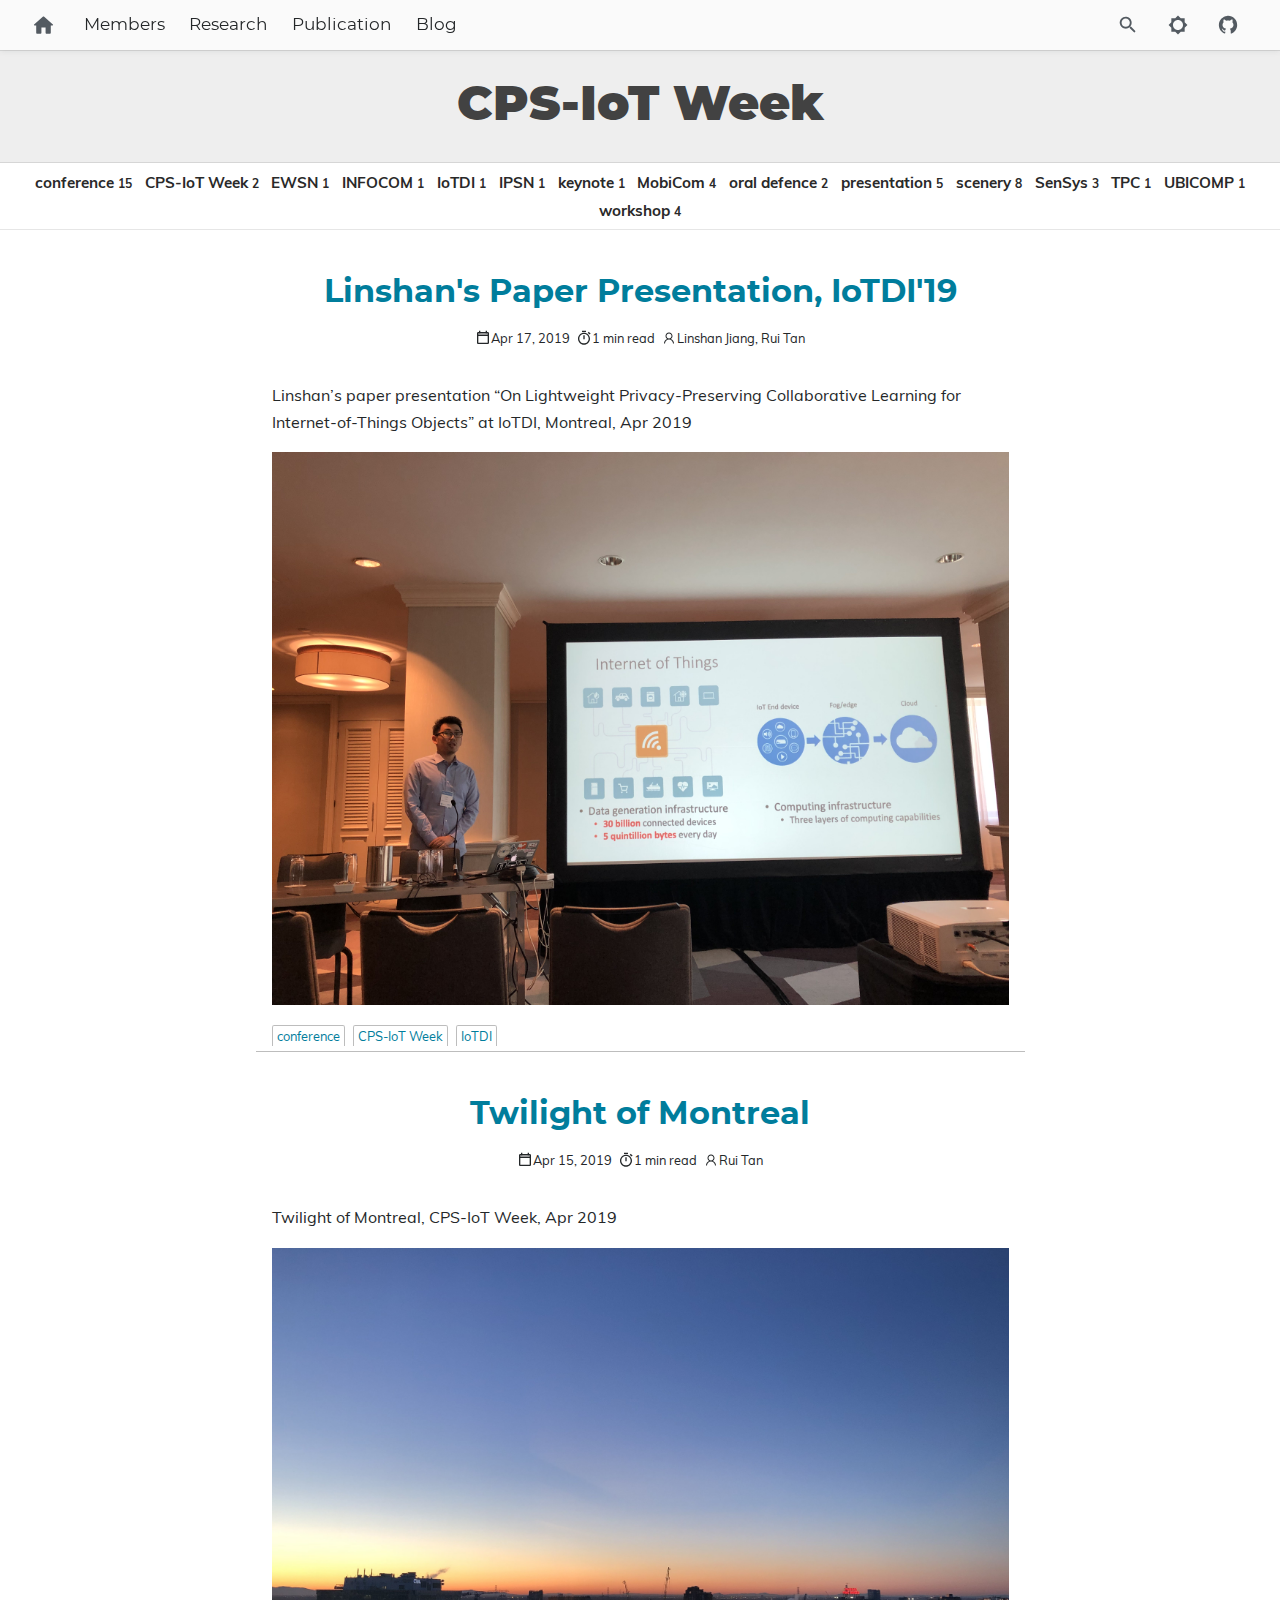
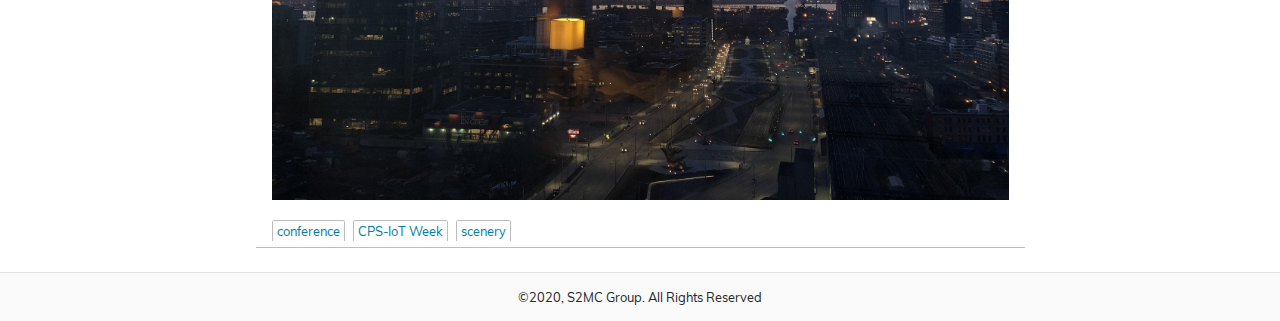
<file: tags/cps-iot-week/index.html>
<!DOCTYPE html>
<html lang="en" dir="ltr">

<head>
    <meta charset="utf-8">
    <meta name="viewport" content="width=device-width, initial-scale=1">
    <title>CPS-IoT Week – S2MC Group</title>
    


<script src="/js/enquire.min.dfb99dee1e029d51d6cfb672d847929890b1585402de17f5ed092edd72a688b4.js"></script>

<script defer src="/js/fuse.min.94c78ad70b02749822921660cf4e9f0b3701bc0680c421afb784a78228de0275.js"></script>

<script defer src="/js/lazysizes.min.31dd6a2d3a1ec0f78a8df007535cf23f03aeb5c70f026e6d6a19dac3b3acc340.js"></script>

<script defer src="/js/helper/getParents.min.1618c696be7c98933f9a92677f518b512a74e55bdbb976b09936b4182e93181b.js"></script>

<script defer src="/js/helper/fadeinout.min.93a331f96194789a542f33690bbe4f0c102c7e78ffc018217f5a1c33010bad91.js"></script>

<script>
  "use strict";

  
  var languagedir = JSON.parse("\"ltr\"");

  window.onload = function() {

    
    var toggleSidebarElem = document.getElementById("toggle-sidebar");
    var tocBodyElem = document.querySelector('.toc__body');
    var tocLabelElem = document.querySelector('.toc__label');
    var listMainElem = document.getElementById('list-main');
    var listSideElem = document.getElementById('list-side');
    var sliderIcons = document.querySelectorAll('.slider__icon');

    toggleSidebarElem ?
      toggleSidebarElem.addEventListener('change', function (e) {
        if (e.target.checked) {
          if (tocBodyElem) {
            fadeIn(tocBodyElem, 200);
          }
          if (tocLabelElem) {
            fadeIn(tocLabelElem, 200);
          }
          if (listMainElem && listSideElem) {
            listMainElem.className = 'm';
            listSideElem.className = 'r';
          }

          sliderIcons && sliderIcons.forEach(function (elem) {
            if (elem.classList.contains('hide')) {
              elem.classList.remove('hide');
            } else {
              elem.classList.add('hide');
            }
          });

        } else {
          if (tocBodyElem) {
            fadeOut(tocBodyElem, 200);
          }
          if (tocLabelElem) {
            fadeOut(tocLabelElem, 200);
          }
          if (listMainElem && listSideElem) {
            listMainElem.className = 'mr';
            listSideElem.className = 'hide';
          }

          sliderIcons && sliderIcons.forEach(function (elem) {
            if (elem.classList.contains('hide')) {
              elem.classList.remove('hide');
            } else {
              elem.classList.add('hide');
            }
          });
        }
      }) : null;
    

    
    var navCollapseBtn = document.getElementById('navCollapseBtn');
    navCollapseBtn ? navCollapseBtn.addEventListener('click', function(e) {
      var navCollapse = document.querySelector('.navbar__collapse');
      
      if (navCollapse) {
        var dataOpen = navCollapse.getAttribute('data-open');

        if (dataOpen === 'true') {
          navCollapse.setAttribute('data-open', 'false');
          navCollapse.style.maxHeight = 0;
        } else {
          navCollapse.setAttribute('data-open', 'true');
          navCollapse.style.maxHeight = navCollapse.scrollHeight + "px";
        }
      }
    }) : null;
    


    
    var expandBtn = document.querySelectorAll('.expand__button');

    for (let i = 0; i < expandBtn.length; i++) {
      expandBtn[i].addEventListener("click", function () {
        var content = this.nextElementSibling;
        if (content.style.maxHeight) {
          content.style.maxHeight = null;
          this.querySelector('svg').classList.add('expand-icon__right');
          this.querySelector('svg').classList.remove('expand-icon__down');
        } else {
          content.style.maxHeight = content.scrollHeight + "px";
          this.querySelector('svg').classList.remove('expand-icon__right');
          this.querySelector('svg').classList.add('expand-icon__down');
        }
      });
    }
    

    
    
    var root = document.getElementById('root');
    var toggleToLightBtn = document.getElementById('toggleToLight');
    var toggleToDarkBtn = document.getElementById('toggleToDark');

    toggleToDark.onclick = function(e) {
      root.className = 'theme__dark';
      localStorage.setItem('theme', 'dark');
      toggleToLightBtn.className = 'navbar__icons--icon';
      toggleToDarkBtn.className = 'hide';
    }

    toggleToLight.onclick = function (e) {
      root.className = 'theme__light';
      localStorage.setItem('theme', 'light');
      toggleToLightBtn.className = 'hide';
      toggleToDarkBtn.className = 'navbar__icons--icon';
    }


    
    document.querySelectorAll('.menu__list').forEach(function(elem) {
      if (elem.classList.contains('active')) {
        elem.style.maxHeight = elem.scrollHeight + "px"; 
      }
    });
    
    document.querySelectorAll('.menu__title--collapse').forEach(function(elem) {
      elem.addEventListener('click', function (e) {
        var content = this.nextElementSibling;
        var menuTitleIcon = this.querySelector('.menu__title--icon');
        if (!content) {
          return null;
        }

        var parent = elem.parentNode;
        while (parent.classList.contains('menu__list') && parent.classList.contains('active')) {
          console.log('parent');
          parent.style.maxHeight = 100 * parent.children.length + "px";
          parent = parent.parentNode;
        }

        if (content.style.maxHeight) {
          console.log('null');
          content.style.maxHeight = null;
          content.classList.remove('active');
          menuTitleIcon.classList.add('right');
          
          if (languagedir === 'rtl') {
            menuTitleIcon.classList.remove('downrtl');
          } else {
            menuTitleIcon.classList.remove('down');
          }
        } else {
          console.log('scrollHeight');
          content.style.maxHeight = content.scrollHeight + "px";
          content.classList.add('active');
          menuTitleIcon.classList.remove('right');
          
          if (languagedir === 'rtl') {
            menuTitleIcon.classList.add('downrtl');
          } else {
            menuTitleIcon.classList.add('down');
          }
        }
      });
    });
    


    
    var mobileLogo = document.getElementById('mobileLogo');
    var modal = document.getElementById("myModal");
    var drawer = document.getElementById('myDrawer');
    var drawerCloseBtn = document.querySelector('.drawer__close');

    var openDrawer = function() {
      modal.style.opacity = 1;

      if (languagedir === 'rtl') {
        modal.style.right = 0;
        drawer.style.right = 0;
      } else {
        modal.style.left = 0;
        drawer.style.left = 0;
      }
    }

    var closeDrawer = function() {
      modal.style.opacity = 0;

      if (languagedir === 'rtl') {
        drawer.style.right = '-100%';
      } else {
        drawer.style.left = '-100%';
      }

      
      setTimeout(function () {
        if (languagedir === 'rtl') {
          modal.style.right = '-100%';
        } else {
          modal.style.left = '-100%';
        }
      }, 250);
    }

    mobileLogo.onclick = function () {
      openDrawer();
      localStorage.setItem('isDrawerOpen', 'true');
    }

    modal.onclick = function () {
      closeDrawer();
      localStorage.setItem('isDrawerOpen', 'false');
    }

    drawerCloseBtn.onclick = function () {
      closeDrawer();
      localStorage.setItem('isDrawerOpen', 'false');
    }
  


  
    var lastScrollTop = window.pageYOffset || document.documentElement.scrollTop;
    var tocElem = document.querySelector('.toc');
    var tableOfContentsElem = tocElem ? tocElem.querySelector('#TableOfContents') : null;
    var singleContentsElem = document.querySelector('.single__contents');
    var dataBGImgs = document.querySelectorAll('div[data-bgimg]');

    
    var tocLevels = JSON.parse("null");

    if (tocLevels) {
      tocLevels = tocLevels.toString();
    } else {
      tocLevels = "h1, h2, h3, h4, h5, h6";
    }

    
    var isLandingBgImg = JSON.parse("null");
    
    var isHome = JSON.parse("false");

    function setNavbarBG(scrollTop) {
      if (isHome && isLandingBgImg && Object.keys(isLandingBgImg).length) {
        if (isLandingBgImg.height <= scrollTop) {
          dataBGImgs.forEach(function(elem) {
            elem.setAttribute('data-bgimg', 'false');
          });
        } else {
          dataBGImgs.forEach(function (elem) {
            elem.setAttribute('data-bgimg', 'true');
          });
        }
      }
    }
    setNavbarBG(lastScrollTop);

    window.onscroll = function () {
      var st = window.pageYOffset || document.documentElement.scrollTop;
      if (st > lastScrollTop) { 
        singleContentsElem ? 
        singleContentsElem.querySelectorAll(tocLevels.toString()).forEach(function(elem) {
          if (document.documentElement.scrollTop >= elem.offsetTop) {
            if (tableOfContentsElem) {
              var id = elem.getAttribute('id');
              tocElem.querySelectorAll('a').forEach(function (elem) {
                elem.classList.remove('active');
              });
              tocElem.querySelector('a[href="#' + id + '"]') ? 
              tocElem.querySelector('a[href="#' + id + '"]').classList.add('active') : null;
            }
          }
        }) : null;
        setNavbarBG(st);
      } else { 
        singleContentsElem ? 
        singleContentsElem.querySelectorAll(tocLevels.toString()).forEach(function(elem) {
          if (document.documentElement.scrollTop >= elem.offsetTop) {
            if (tableOfContentsElem) {
              var id = elem.getAttribute('id');
              tocElem.querySelectorAll('a').forEach(function (elem) {
                elem.classList.remove('active');
              });
              tocElem.querySelector('a[href="#' + id + '"]') ? 
              tocElem.querySelector('a[href="#' + id + '"]').classList.add('active') : null;
            }
          }
        }) : null;
        setNavbarBG(st);
      }
      lastScrollTop = st <= 0 ? 0 : st;
    };
    



    
    var mobileSearchInputElem = document.querySelector('#search-mobile');
    var mobileSearchClassElem = document.querySelector('.mobile-search');
    var mobileSearchBtnElem = document.querySelector('#mobileSearchBtn');
    var mobileSearchCloseBtnElem = document.querySelector('#search-mobile-close');
    var mobileSearchContainer = document.querySelector('#search-mobile-container');
    var mobileSearchResultsElem = document.querySelector('#search-mobile-results');
    var htmlElem = document.querySelector('html');

    if (mobileSearchClassElem) {
      mobileSearchClassElem.style.display = 'none';
    }

    mobileSearchBtnElem ? 
    mobileSearchBtnElem.addEventListener('click', function () {
      if (mobileSearchContainer) {
        mobileSearchContainer.style.display = 'block';
      }

      if (mobileSearchInputElem) {
        mobileSearchInputElem.focus();
      }

      if (htmlElem) {
        htmlElem.style.overflowY = 'hidden';
      }
    }) : null;

    mobileSearchCloseBtnElem ? 
    mobileSearchCloseBtnElem.addEventListener('click', function() {
      if (mobileSearchContainer) {
        mobileSearchContainer.style.display = 'none';
      }

      if (mobileSearchInputElem) {
        mobileSearchInputElem.value = '';
      }
      
      if (mobileSearchResultsElem) {
        while (mobileSearchResultsElem.firstChild) {
          mobileSearchResultsElem.removeChild(mobileSearchResultsElem.firstChild);
        }
      }

      if (htmlElem) {
        htmlElem.style.overflowY = 'visible';
      }
    }) : null;

    mobileSearchInputElem ? 
    mobileSearchInputElem.addEventListener('keydown', function(e) {
      if (e.key === 'Escape') {
        if (mobileSearchContainer) {
          mobileSearchContainer.style.display = 'none';
        }
        
        if (mobileSearchInputElem) {
          mobileSearchInputElem.value = '';
        }

        if (mobileSearchResultsElem) {
          while (mobileSearchResultsElem.firstChild) {
            mobileSearchResultsElem.removeChild(mobileSearchResultsElem.firstChild);
          }
        }
        if (htmlElem) {
          htmlElem.style.overflowY = 'visible';
        }
      }
    }) : null;
  


  
    var localTheme = localStorage.getItem('theme');
    var rootEleme = document.getElementById('root');
    var selectThemeElem = document.querySelectorAll('.select-theme');
    var selectThemeItemElem = document.querySelectorAll('.select-theme__item');
    
    if (localTheme) {
      selectThemeItemElem ? 
      selectThemeItemElem.forEach(function (elem) {
        if (elem.text.trim() === localTheme) {
          elem.classList.add('is-active');
        } else {
          elem.classList.remove('is-active');
        }
      }) : null;
    }

    selectThemeItemElem ? 
    selectThemeItemElem.forEach(function (v, i) {
      v.addEventListener('click', function (e) {
        var selectedThemeVariant = e.target.text.trim();
        localStorage.setItem('theme', selectedThemeVariant);

        rootEleme.removeAttribute('class');
        rootEleme.classList.add(`theme__${selectedThemeVariant}`);
        selectThemeElem.forEach(function(rootElem) {
          rootElem.querySelectorAll('a').forEach(function (elem) {
            if (elem.classList) {
              if (elem.text.trim() === selectedThemeVariant) {
                if (!elem.classList.contains('is-active')) {
                  elem.classList.add('is-active');
                }
              } else {
                if (elem.classList.contains('is-active')) {
                  elem.classList.remove('is-active');
                }
              }
            }
          });
        });

        if (window.mermaid) {
          if (selectedThemeVariant === "dark" || selectedThemeVariant === "hacker") {
            mermaid.initialize({ theme: 'dark' });
            location.reload();
          } else {
            mermaid.initialize({ theme: 'default' });
            location.reload();
          }
        }

        var utterances = document.querySelector('iframe');
        if (utterances) {
          utterances.contentWindow.postMessage({
            type: 'set-theme',
            theme: selectedThemeVariant === "dark" || selectedThemeVariant === "hacker" ? 'photon-dark' : selectedThemeVariant === 'kimbie' ? 'github-dark-orange' : 'github-light',
          }, 'https://utteranc.es');
        }
      });
    }) : null;
  


  
    
    var searchURL = JSON.parse("\"https://ntuiot.xyz/\"");
    var searchResults = null;
    var searchMenu = null;
    var searchText = null;
    
    
    var enableSearchHighlight = JSON.parse("true");
    
    var enableSearch = JSON.parse("true");

    var fuse = null;

    if (enableSearch) {
      (function initFuse() {
        var xhr = new XMLHttpRequest();
        xhr.open('GET', searchURL + "index.json");
        xhr.setRequestHeader('Content-Type', 'application/json; charset=utf-8');
        xhr.onload = function () {
          if (xhr.status === 200) {
            fuse = new Fuse(JSON.parse(xhr.response.toString('utf-8')), {
              keys: ['title', 'description', 'content'],
              includeMatches: enableSearchHighlight,
              shouldSort: true,
              threshold: 0.4,
              location: 0,
              distance: 100,
              maxPatternLength: 32,
              minMatchCharLength: 1,
            });
          }
          else {
            console.error(`[${xhr.status}]Error:`, xhr.statusText);
          }
        };
        xhr.send();
      })();
    }
    
    function makeLi(ulElem, obj) {
      var li = document.createElement('li');
      li.className = 'search-result__item';
      
      var a = document.createElement('a');
      a.innerHTML = obj.title;
      a.setAttribute('class', 'search-result__item--title');
      a.setAttribute('href', obj.permalink);

      var descDiv = document.createElement('div');
      descDiv.setAttribute('class', 'search-result__item--desc');
      if (obj.description) {
        descDiv.innerHTML = obj.description;
      } else if (obj.content) {
        descDiv.innerHTML = obj.content.substring(0, 80);
      }
      
      li.appendChild(a);
      li.appendChild(descDiv);
      ulElem.appendChild(li);
    }

    function makeHighlightLi(ulElem, obj) {
      var li = document.createElement('li');
      li.className = 'search-result__item';
      var descDiv = null;

      var a = document.createElement('a');
      a.innerHTML = obj.item.title;
      a.setAttribute('class', 'search-result__item--title');
      a.setAttribute('href', obj.item.uri);

      if (obj.matches && obj.matches.length) {
        for (var i = 0; i < obj.matches.length; i++) {
          if ('title' === obj.matches[i].key) {
            a = document.createElement('a');
            a.innerHTML = generateHighlightedText(obj.matches[i].value, obj.matches[i].indices);
            a.setAttribute('class', 'search-result__item--title');
            a.setAttribute('href', obj.item.uri);
          }
          
          if ('description' === obj.matches[i].key) {
            descDiv = document.createElement('div');
            descDiv.setAttribute('class', 'search-result__item--desc');
            descDiv.innerHTML = generateHighlightedText(obj.item.description, obj.matches[i].indices);
          } else if ('content' === obj.matches[i].key) {
            if (!descDiv) {
              descDiv = document.createElement('div');
              descDiv.setAttribute('class', 'search-result__item--desc');
              descDiv.innerHTML = generateHighlightedText(obj.item.content.substring(0, 80), obj.matches[i].indices);
            }
          } else {
            if (obj.item.description) {
              descDiv = document.createElement('div');
              descDiv.setAttribute('class', 'search-result__item--desc');
              descDiv.innerHTML = obj.item.description;
            } else {
              descDiv = document.createElement('div');
              descDiv.setAttribute('class', 'search-result__item--desc');
              descDiv.innerHTML = obj.item.content.substring(0, 80);
            }
          }
        }

        li.appendChild(a);
        if (descDiv) {
          li.appendChild(descDiv);
        }
        if (li) {
          ulElem.appendChild(li);
        }
      }
    }

    function renderSearchResults(searchText, results) {
      searchResults = document.getElementById('search-results');
      searchMenu = document.getElementById('search-menu');
      searchResults.setAttribute('class', 'dd is-active');
      
      var ul = document.createElement('ul');
      ul.setAttribute('class', 'dd-content search-content');

      if (results.length) {
        results.forEach(function (result) {
          var li = document.createElement('li');
          var a = document.createElement('a');
          a.setAttribute('href', result.uri);
          a.setAttribute('class', 'dd-item');
          a.appendChild(li);

          var titleDiv = document.createElement('div');
          titleDiv.innerHTML = result.title;
          titleDiv.setAttribute('class', 'search-result__item--title');

          var descDiv = document.createElement('div');
          descDiv.setAttribute('class', 'search-result__item--desc');
          if (result.description) {
            descDiv.innerHTML = result.description;
          } else if (result.content) {
            descDiv.innerHTML = result.content.substring(0, 80);
          }

          li.appendChild(titleDiv);
          li.appendChild(descDiv);
          ul.appendChild(a);
        });
      } else {
        var li = document.createElement('li');
        li.setAttribute('class', 'dd-item');
        li.innerText = 'No results found';
        ul.appendChild(li);
      }

      while (searchMenu.hasChildNodes()) {
        searchMenu.removeChild(
          searchMenu.lastChild
        );
      }
      
      searchMenu.appendChild(ul);
    }

    function renderSearchHighlightResults(searchText, results) {
      searchResults = document.getElementById('search-results');
      searchMenu = document.getElementById('search-menu');
      searchResults.setAttribute('class', 'dd is-active');

      var ul = document.createElement('ul');
      ul.setAttribute('class', 'dd-content search-content');

      if (results.length) {
        results.forEach(function (result) {
          var li = document.createElement('li');
          var a = document.createElement('a');
          var descDiv = null;

          a.setAttribute('href', result.item.uri);
          a.setAttribute('class', 'dd-item');
          a.appendChild(li);

          var titleDiv = document.createElement('div');
          titleDiv.innerHTML = result.item.title;
          titleDiv.setAttribute('class', 'search-result__item--title');
          
          if (result.matches && result.matches.length) {
            for (var i = 0; i < result.matches.length; i++) {
              if ('title' === result.matches[i].key) {
                titleDiv.innerHTML = generateHighlightedText(result.matches[i].value, result.matches[i].indices);
              }

              if ('description' === result.matches[i].key) {
                descDiv = document.createElement('div');
                descDiv.setAttribute('class', 'search-result__item--desc');
                descDiv.innerHTML = generateHighlightedText(result.item.description, result.matches[i].indices);
              } else if ('content' === result.matches[i].key) {
                if (!descDiv) {
                  descDiv = document.createElement('div');
                  descDiv.setAttribute('class', 'search-result__item--desc');
                  descDiv.innerHTML = generateHighlightedText(result.item.content.substring(0, 80), result.matches[i].indices);
                }
              } else {
                if (result.item.description) {
                  descDiv = document.createElement('div');
                  descDiv.setAttribute('class', 'search-result__item--desc');
                  descDiv.innerHTML = result.item.description;
                } else {
                  descDiv = document.createElement('div');
                  descDiv.setAttribute('class', 'search-result__item--desc');
                  descDiv.innerHTML = result.item.content.substring(0, 80);
                }
              }
            }
            
            li.appendChild(titleDiv);
            if (descDiv) {
              li.appendChild(descDiv);
            }
            ul.appendChild(a);
          }
        });
      } else {
        var li = document.createElement('li');
        li.setAttribute('class', 'dd-item');
        li.innerText = 'No results found';
        ul.appendChild(li);
      }

      while (searchMenu.hasChildNodes()) {
        searchMenu.removeChild(
          searchMenu.lastChild
        );
      }
      searchMenu.appendChild(ul);
    }

    function renderSearchResultsMobile(searchText, results) {
      searchResults = document.getElementById('search-mobile-results');

      var content = document.createElement('div');
      content.setAttribute('class', 'mobile-search__content');

      if (results.length > 0) {
        results.forEach(function (result) {
          var item = document.createElement('a');
          item.setAttribute('href', result.uri);
          item.innerHTML = '<div class="mobile-search__item"><div class="mobile-search__item--title">📄 ' + result.title + '</div><div class="mobile-search__item--desc">' + (result.description ? result.description : result.content) + '</div></div>';
          content.appendChild(item);
        });
      } else {
        var item = document.createElement('span');
        content.appendChild(item);
      }

      let wrap = document.getElementById('search-mobile-results');
      while (wrap.firstChild) {
        wrap.removeChild(wrap.firstChild)
      }
      searchResults.appendChild(content);      
    }

    function renderSearchHighlightResultsMobile(searchText, results) {
      searchResults = document.getElementById('search-mobile-results');

      var ul = document.createElement('div');
      ul.setAttribute('class', 'mobile-search__content');

      if (results.length) {
        results.forEach(function (result) {
          var li = document.createElement('li');
          var a = document.createElement('a');
          var descDiv = null;

          a.setAttribute('href', result.item.uri);
          a.appendChild(li);
          li.setAttribute('class', 'mobile-search__item');

          var titleDiv = document.createElement('div');
          titleDiv.innerHTML = result.item.title;
          titleDiv.setAttribute('class', 'mobile-search__item--title');
          
          if (result.matches && result.matches.length) {
            for (var i = 0; i < result.matches.length; i++) {
              if ('title' === result.matches[i].key) {
                titleDiv.innerHTML = generateHighlightedText(result.matches[i].value, result.matches[i].indices);
              }

              if ('description' === result.matches[i].key) {
                descDiv = document.createElement('div');
                descDiv.setAttribute('class', 'mobile-search__item--desc');
                descDiv.innerHTML = generateHighlightedText(result.item.description, result.matches[i].indices);
              } else if ('content' === result.matches[i].key) {
                if (!descDiv) {
                  descDiv = document.createElement('div');
                  descDiv.setAttribute('class', 'mobile-search__item--desc');
                  descDiv.innerHTML = generateHighlightedText(result.item.content.substring(0, 150), result.matches[i].indices);
                }
              } else {
                if (result.item.description) {
                  descDiv = document.createElement('div');
                  descDiv.setAttribute('class', 'mobile-search__item--desc');
                  descDiv.innerHTML = result.item.description;
                } else {
                  descDiv = document.createElement('div');
                  descDiv.setAttribute('class', 'mobile-search__item--desc');
                  descDiv.innerHTML = result.item.content.substring(0, 150);
                }
              }
            }
            
            li.appendChild(titleDiv);
            if (descDiv) {
              li.appendChild(descDiv);
            }
            ul.appendChild(a);
          }
        });
      } else {
        var item = document.createElement('span');
        ul.appendChild(item);
      }

      let wrap = document.getElementById('search-mobile-results');
      while (wrap.firstChild) {
        wrap.removeChild(wrap.firstChild)
      }
      searchResults.appendChild(ul);
    }

    function generateHighlightedText(text, regions) {
      if (!regions) {
        return text;
      }

      var content = '', nextUnhighlightedRegionStartingIndex = 0;

      regions.forEach(function(region) {
        if (region[0] === region[1]) {
          return null;
        }
        
        content += '' +
          text.substring(nextUnhighlightedRegionStartingIndex, region[0]) +
          '<span class="search__highlight">' +
            text.substring(region[0], region[1] + 1) +
          '</span>' +
        '';
        nextUnhighlightedRegionStartingIndex = region[1] + 1;
      });

      content += text.substring(nextUnhighlightedRegionStartingIndex);

      return content;
    };

    var searchElem = document.getElementById('search');
    var searchMobile = document.getElementById('search-mobile');
    var searchResultsContainer = document.getElementById('search-results');

    searchElem ? 
    searchElem.addEventListener('input', function(e) {
      if (!e.target.value | window.innerWidth < 770) {
        searchResultsContainer ? searchResultsContainer.setAttribute('class', 'dd') : null;
        return null;
      }

      searchText = e.target.value;
      var results = fuse.search(e.target.value);

      if (enableSearchHighlight) {
        renderSearchHighlightResults(searchText, results);
      } else {
        renderSearchResults(searchText, results);
      }

      var dropdownItems = searchResultsContainer.querySelectorAll('.dd-item');
      dropdownItems ? dropdownItems.forEach(function (item) {
        item.addEventListener('mousedown', function (e) {
          console.log('mousedown');
          e.target.click();
        });
      }) : null;
    }) : null;

    searchElem ? 
    searchElem.addEventListener('blur', function() {
      if (window.innerWidth < 770) {
        return null;
      }
      searchResultsContainer ? searchResultsContainer.setAttribute('class', 'dd') : null;
    }) : null;

    searchElem ? 
    searchElem.addEventListener('click', function(e) {
      if (window.innerWidth < 770) {
        return null;
      }
      if (!e.target.value) {
        searchResultsContainer ? searchResultsContainer.setAttribute('class', 'dd') : null;
        return null;
      }

      searchText = e.target.value;
      var results = fuse.search(e.target.value);

      if (enableSearchHighlight) {
        renderSearchHighlightResults(searchText, results);
      } else {
        renderSearchResults(searchText, results);
      }

      var dropdownItems = searchResultsContainer.querySelectorAll('.dd-item');
      dropdownItems ? dropdownItems.forEach(function (item) {
        item.addEventListener('mousedown', function (e) {
          console.log('mousedown');
          e.target.click();
        });
      }) : null;
    }) : null;

    var searchMenuElem = document.getElementById("search-menu");
    var activeItem = document.querySelector('#search-menu .dd-item.is-active');
    var activeIndex = null;
    var items = null;
    var searchContainerMaxHeight = 350;

    searchElem ? 
    searchElem.addEventListener('keydown', function(e) {
      if (window.innerWidth < 770) {
        return null;
      }

      var items = document.querySelectorAll('#search-menu .dd-item');
      
      if (e.key === 'ArrowDown') {
        if (activeIndex === null) {
          activeIndex = 0;
          items[activeIndex].classList.remove('is-active');
        } else {
          items[activeIndex].classList.remove('is-active');
          activeIndex = activeIndex === items.length - 1 ? 0 : activeIndex + 1;
        }
        items[activeIndex].classList.add('is-active');

        let overflowedPixel = items[activeIndex].offsetTop + items[activeIndex].clientHeight - searchContainerMaxHeight;
        if (overflowedPixel > 0) {
          document.querySelector(".search-content").scrollTop += items[activeIndex].getBoundingClientRect().height;
        } else if (activeIndex === 0) {
          document.querySelector(".search-content").scrollTop = 0;
        }
      } else if (e.key === 'ArrowUp') {
        if (activeIndex === null) {
          activeIndex = items.length - 1;
          items[activeIndex].classList.remove('is-active');
        } else {
          items[activeIndex].classList.remove('is-active');
          activeIndex = activeIndex === 0 ? items.length - 1 : activeIndex - 1;
        }
        items[activeIndex].classList.add('is-active');
        
        let overflowedPixel = items[activeIndex].offsetTop + items[activeIndex].clientHeight - searchContainerMaxHeight;
        if (overflowedPixel < 0) {
          document.querySelector(".search-content").scrollTop -= items[activeIndex].getBoundingClientRect().height;
        } else {
          document.querySelector(".search-content").scrollTop = overflowedPixel + items[activeIndex].getBoundingClientRect().height;
        }
      } else if (e.key === 'Enter') {
        var currentItemLink = items[activeIndex].getAttribute('href');
        if (currentItemLink) {
          location.href = currentItemLink;
        }
      } else if (e.key === 'Escape') {
        e.target.value = null;
        if (searchResults) {
          searchResults.classList.remove('is-active');
        }
      }
    }) : null;

    searchMobile ? 
    searchMobile.addEventListener('input', function(e) {
      if (!e.target.value) {
        let wrap = document.getElementById('search-mobile-results');
        while (wrap.firstChild) {
          wrap.removeChild(wrap.firstChild);
        }
        return null;
      }

      searchText = e.target.value;
      var results = fuse.search(e.target.value);
      
      if (enableSearchHighlight) {
        renderSearchHighlightResultsMobile(searchText, results);
      } else {
        renderSearchResultsMobile(searchText, results);
      }

      var dropdownItems = searchResultsContainer.querySelectorAll('.dd-item');
      dropdownItems ? dropdownItems.forEach(function (item) {
        item.addEventListener('mousedown', function (e) {
          console.log('mousedown');
          e.target.click();
        });
      }) : null;
    }) : null;
  
  }
</script>
    


<link rel="stylesheet" href="/css/main.min.css">


    <link rel="alternate" type="application/rss&#43;xml" title="RSS" href="https://ntuiot.xyz/tags/cps-iot-week/index.xml">
<meta name="description" content="" />
<meta name="keywords" content="">
<meta name="created" content="2019-04-17T00:00:00&#43;0000">
<meta name="modified" content="2019-04-17T00:00:00&#43;0000">


<meta property="og:site_name" content="S2MC Group">
<meta property="og:title" content="CPS-IoT Week">
<meta property="og:url" content="https://ntuiot.xyz/tags/cps-iot-week/">
<meta property="og:type" content="website">

<meta name="generator" content="Hugo 0.74.3" />
<meta name="msapplication-TileColor" content="#ffffff">
<meta name="theme-color" content="#ffffff">
<link rel="canonical" href="https://ntuiot.xyz/tags/cps-iot-week/">
<link rel="manifest" href="/manifest.json">

  <link rel="apple-touch-icon" sizes="57x57" href="/favicon/apple-icon-57x57.png">
  <link rel="apple-touch-icon" sizes="60x60" href="/favicon/apple-icon-60x60.png">
  <link rel="apple-touch-icon" sizes="72x72" href="/favicon/apple-icon-72x72.png">
  <link rel="apple-touch-icon" sizes="76x76" href="/favicon/apple-icon-76x76.png">
  <link rel="apple-touch-icon" sizes="114x114" href="/favicon/apple-icon-114x114.png">
  <link rel="apple-touch-icon" sizes="120x120" href="/favicon/apple-icon-120x120.png">
  <link rel="apple-touch-icon" sizes="144x144" href="/favicon/apple-icon-144x144.png">
  <link rel="apple-touch-icon" sizes="152x152" href="/favicon/apple-icon-152x152.png">
  <link rel="apple-touch-icon" sizes="180x180" href="/favicon/apple-icon-180x180.png">
  <link rel="icon" type="image/png" sizes="192x192" href="/favicon/android-icon-192x192.png">
  <link rel="icon" type="image/png" sizes="192x192" href="/favicon/android-icon-512x512.png">
  <link rel="icon" type="image/png" sizes="32x32" href="/favicon/favicon-32x32.png">
  <link rel="icon" type="image/png" sizes="96x96" href="/favicon/favicon-96x96.png">
  <link rel="icon" type="image/png" sizes="16x16" href="/favicon/favicon-16x16.png">
  <meta name="msapplication-TileColor" content="#ffffff">
  <meta name="msapplication-TileImage" content="/ms-icon-144x144.png">

    <script type="application/ld+json">
  {
    "@context": "https://schema.org",
    "@type": "WebPage",
    "url" : "https://ntuiot.xyz/tags/cps-iot-week/",
    "name": "CPS-IoT Week",
    "description": "The Internet-of-Things group from School of Computer Science and Engineering at Nanyang Technological University, Singapore",
    "mainEntityOfPage": {
      "@type": "WebPage",
      "@id": "https://ntuiot.xyz/"
    },
    "publisher": {
      "@type": "Organization",
      "name": "S2MC Group",
      "url": "https://ntuiot.xyz/"
    }
  }
</script>

    

</head>

<body id="root" class="theme__light">
    <script>
        var localTheme = localStorage.getItem('theme');
        if (localTheme) {
            document.getElementById('root').className = `theme__${localTheme}`;
        }        
    </script>
    
    <div id="container">
        <div id="myDrawer" class="drawer" style="">
  <div class="drawer__header">
    <a href="/" class="drawer__header--text">
      S2MC Group
    </a>
    <div class="grow"></div>
    <div class="drawer__close">
      <svg xmlns="http://www.w3.org/2000/svg" width="22" height="22" viewBox="0 0 24 24"><path fill="none" d="M0 0h24v24H0V0z"/><path fill="currentColor" d="M18.3 5.71c-.39-.39-1.02-.39-1.41 0L12 10.59 7.11 5.7c-.39-.39-1.02-.39-1.41 0-.39.39-.39 1.02 0 1.41L10.59 12 5.7 16.89c-.39.39-.39 1.02 0 1.41.39.39 1.02.39 1.41 0L12 13.41l4.89 4.89c.39.39 1.02.39 1.41 0 .39-.39.39-1.02 0-1.41L13.41 12l4.89-4.89c.38-.38.38-1.02 0-1.4z"/></svg>
    </div>
  </div>

  <div class="drawer__body">
    <div class="menu">
  <h6 class="menu__label">
    
      CPS-IoT Week
    
  </h6>
  <ul>
    
    
      
  
  
  
  
  
  
  

  
  
  
  
  
  
  
  <li class="">
    <a href="https://ntuiot.xyz/tags/oral-defence/"
      class="menu__title ">oral defence</a>
  </li>
  

    
      
  
  
  
  
  
  
  

  
  
  
  
  
  
  
  <li class="">
    <a href="https://ntuiot.xyz/tags/ipsn/"
      class="menu__title ">IPSN</a>
  </li>
  

    
      
  
  
  
  
  
  
  

  
  
  
  
  
  
  
  <li class="">
    <a href="https://ntuiot.xyz/tags/scenery/"
      class="menu__title ">scenery</a>
  </li>
  

    
      
  
  
  
  
  
  
  

  
  
  
  
  
  
  
  <li class="">
    <a href="https://ntuiot.xyz/tags/tpc/"
      class="menu__title ">TPC</a>
  </li>
  

    
      
  
  
  
  
  
  
  

  
  
  
  
  
  
  
  <li class="">
    <a href="https://ntuiot.xyz/tags/conference/"
      class="menu__title ">conference</a>
  </li>
  

    
      
  
  
  
  
  
  
  

  
  
  
  
  
  
  
  <li class="">
    <a href="https://ntuiot.xyz/tags/presentation/"
      class="menu__title ">presentation</a>
  </li>
  

    
      
  
  
  
  
  
  
  

  
  
  
  
  
  
  
  <li class="">
    <a href="https://ntuiot.xyz/tags/sensys/"
      class="menu__title ">SenSys</a>
  </li>
  

    
      
  
  
  
  
  
  
  

  
  
  
  
  
  
  
  <li class="">
    <a href="https://ntuiot.xyz/tags/mobicom/"
      class="menu__title ">MobiCom</a>
  </li>
  

    
      
  
  
  
  
  
  
  

  
  
  
  
  
  
  
  <li class="">
    <a href="https://ntuiot.xyz/tags/ubicomp/"
      class="menu__title ">UBICOMP</a>
  </li>
  

    
      
  
  
  
  
  
  
  

  
  
  
  
  
  
  
  <li class="active">
    <a href="https://ntuiot.xyz/tags/cps-iot-week/"
      class="menu__title active">CPS-IoT Week</a>
  </li>
  

    
      
  
  
  
  
  
  
  

  
  
  
  
  
  
  
  <li class="">
    <a href="https://ntuiot.xyz/tags/iotdi/"
      class="menu__title ">IoTDI</a>
  </li>
  

    
      
  
  
  
  
  
  
  

  
  
  
  
  
  
  
  <li class="">
    <a href="https://ntuiot.xyz/tags/ewsn/"
      class="menu__title ">EWSN</a>
  </li>
  

    
      
  
  
  
  
  
  
  

  
  
  
  
  
  
  
  <li class="">
    <a href="https://ntuiot.xyz/tags/keynote/"
      class="menu__title ">keynote</a>
  </li>
  

    
      
  
  
  
  
  
  
  

  
  
  
  
  
  
  
  <li class="">
    <a href="https://ntuiot.xyz/tags/workshop/"
      class="menu__title ">workshop</a>
  </li>
  

    
      
  
  
  
  
  
  
  

  
  
  
  
  
  
  
  <li class="">
    <a href="https://ntuiot.xyz/tags/infocom/"
      class="menu__title ">INFOCOM</a>
  </li>
  

    
  </ul>
</div>



<script>
  var menuTitle = document.querySelectorAll('.menu__title');
  var modal = document.getElementById("myModal");
  var drawer = document.getElementById('myDrawer');

  var closeDrawer = function () {
    setTimeout(function () {
      modal.style.opacity = 0;
      drawer.style.left = '-100%';
      modal.style.left = '-100%';
    }, 250);
  }

  menuTitle ? 
  menuTitle.forEach(function(elem) {
    elem.onclick = function() {
      closeDrawer();
      localStorage.setItem('isDrawerOpen', 'false');
    }
  }) : null;
</script>
  </div>
</div>
<div id="myModal" class="modal" style=""></div>

<script>
  var isDrawerOpen = localStorage.getItem('isDrawerOpen');
  var modal = document.getElementById("myModal");
  var drawer = document.getElementById('myDrawer');
  
  
  var languagedir = JSON.parse("\"ltr\"");

  var openDrawer = function () {
    modal.style.opacity = 1;
    
    if (languagedir === "rtl") {
      modal.style.right = 0;
      drawer.style.right = 0;
    } else {
      modal.style.left = 0;
      drawer.style.left = 0;
    }
  }

  if (isDrawerOpen && isDrawerOpen === 'true') {
    openDrawer();
  }
</script>
        
<nav class="nav">
  <div class="navbar__wrapper" data-bgimg="false">
    <div class="divider">
      <div class="navbar lmr">
        <div id="siteLogo" class="navbar__logo--wrapper">
  
    &nbsp;&nbsp;
  
  
    <a href="/" title="" rel="home" class="navbar__logo--text-link">
      <h6 class="navbar__logo--text" data-bgimg="false">S2MC Group</h6>
    </a>
  
</div>
        
        <div class="navbar__menu--wrapper">
          <div id="tabletLogo" class="hide">
  
    <a href="/" rel="home" class="navbar__logo--link">
      <div class="navbar__icons--icon">
        <svg xmlns="http://www.w3.org/2000/svg" width="25" height="25" viewBox="0 0 24 24"><path fill="none" d="M0 0h24v24H0V0z"/><path fill="currentColor" d="M10 19v-5h4v5c0 .55.45 1 1 1h3c.55 0 1-.45 1-1v-7h1.7c.46 0 .68-.57.33-.87L12.67 3.6c-.38-.34-.96-.34-1.34 0l-8.36 7.53c-.34.3-.13.87.33.87H5v7c0 .55.45 1 1 1h3c.55 0 1-.45 1-1z"/></svg>
      </div>
    </a>
  
</div>
          <div id="mobileLogo" class="hide">
  <a href="#" class="navbar__logo--link">
    <div class="navbar__icons--icon">
      <svg xmlns="http://www.w3.org/2000/svg" width="25" height="25" viewBox="0 0 24 24"><path fill="none" d="M0 0h24v24H0V0z"/><path fill="currentColor" d="M4 18h16c.55 0 1-.45 1-1s-.45-1-1-1H4c-.55 0-1 .45-1 1s.45 1 1 1zm0-5h16c.55 0 1-.45 1-1s-.45-1-1-1H4c-.55 0-1 .45-1 1s.45 1 1 1zM3 7c0 .55.45 1 1 1h16c.55 0 1-.45 1-1s-.45-1-1-1H4c-.55 0-1 .45-1 1z"/></svg>
    </div>
  </a>
</div>
          <span id="navMenuMobile" class="hide">
  <button id="navCollapseBtn" class="navbar__dropdown--title" aria-label="Section Menu" data-dir="ltr">
    
      tags
    
    <svg xmlns="http://www.w3.org/2000/svg" width="20" height="20" viewBox="0 0 24 24"><path fill="currentColor" d="M8.12 9.29L12 13.17l3.88-3.88c.39-.39 1.02-.39 1.41 0 .39.39.39 1.02 0 1.41l-4.59 4.59c-.39.39-1.02.39-1.41 0L6.7 10.7c-.39-.39-.39-1.02 0-1.41.39-.38 1.03-.39 1.42 0z"/></svg>
  </button>
  <div class="navbar__collapse" data-open="false">
  <ul>
    

  
  
  
  
  <li class="navbar__menu--mobile-item ">
    <a href="/member" class="">Members</a>
  </li>

  
  
  
  
  <li class="navbar__menu--mobile-item ">
    <a href="/research" class="">Research</a>
  </li>

  
  
  
  
  <li class="navbar__menu--mobile-item ">
    <a href="/publication" class="">Publication</a>
  </li>

  
  
  
  
  <li class="navbar__menu--mobile-item ">
    <a href="/blog" class="">Blog</a>
  </li>

  </ul>
</div>
</span>
          <ul id="navMenu" class="navbar__menu">
            

  
  
  
  
  <li class="navbar__menu--item ">
    <a href="/member" data-bgimg="false">Members</a>
  </li>

  
  
  
  
  <li class="navbar__menu--item ">
    <a href="/research" data-bgimg="false">Research</a>
  </li>

  
  
  
  
  <li class="navbar__menu--item ">
    <a href="/publication" data-bgimg="false">Publication</a>
  </li>

  
  
  
  
  <li class="navbar__menu--item ">
    <a href="/blog" data-bgimg="false">Blog</a>
  </li>

          </ul>
        </div>
        <div class="grow"></div>
        <div id="siteSearch">
          

<div class="search" data-bgimg="false">
  <span class="icon">
    <svg xmlns="http://www.w3.org/2000/svg" width="22" height="22" fill="currentColor" viewBox="0 0 24 24"><path fill="none" d="M0 0h24v24H0V0z"/><path d="M15.5 14h-.79l-.28-.27c1.2-1.4 1.82-3.31 1.48-5.34-.47-2.78-2.79-5-5.59-5.34-4.23-.52-7.79 3.04-7.27 7.27.34 2.8 2.56 5.12 5.34 5.59 2.03.34 3.94-.28 5.34-1.48l.27.28v.79l4.25 4.25c.41.41 1.08.41 1.49 0 .41-.41.41-1.08 0-1.49L15.5 14zm-6 0C7.01 14 5 11.99 5 9.5S7.01 5 9.5 5 14 7.01 14 9.5 11.99 14 9.5 14z"/></svg>
  </span>
  <input id="search" aria-label="Site Search" class="input" type="text" autocomplete="off" placeholder="Search">
  <div id="search-results" class="dropdown">
    <div id="search-menu" class="dropdown-menu">
    </div>
  </div>
</div>


        </div>
        <div id="mobileSearch" class="hide">
          
<div id="mobileSearchBtn" class="mobile-search__btn">
  <svg xmlns="http://www.w3.org/2000/svg" width="22" height="22" fill="currentColor" viewBox="0 0 24 24"><path fill="none" d="M0 0h24v24H0V0z"/><path d="M15.5 14h-.79l-.28-.27c1.2-1.4 1.82-3.31 1.48-5.34-.47-2.78-2.79-5-5.59-5.34-4.23-.52-7.79 3.04-7.27 7.27.34 2.8 2.56 5.12 5.34 5.59 2.03.34 3.94-.28 5.34-1.48l.27.28v.79l4.25 4.25c.41.41 1.08.41 1.49 0 .41-.41.41-1.08 0-1.49L15.5 14zm-6 0C7.01 14 5 11.99 5 9.5S7.01 5 9.5 5 14 7.01 14 9.5 11.99 14 9.5 14z"/></svg>
</div>

<div id="search-mobile-container" class="mobile-search hide">
  <div class="mobile-search__top">
    <input id="search-mobile" type="text" aria-label="Mobile Search" placeholder="Search..." class="mobile-search__top--input"/>
    <div id="search-mobile-close" class="mobile-search__top--icon">
      <svg xmlns="http://www.w3.org/2000/svg" width="22" height="22" viewBox="0 0 24 24"><path opacity=".87" fill="none" d="M0 0h24v24H0V0z"/><path fill="currentColor" d="M12 2C6.47 2 2 6.47 2 12s4.47 10 10 10 10-4.47 10-10S17.53 2 12 2zm0 18c-4.41 0-8-3.59-8-8s3.59-8 8-8 8 3.59 8 8-3.59 8-8 8zm3.59-13L12 10.59 8.41 7 7 8.41 10.59 12 7 15.59 8.41 17 12 13.41 15.59 17 17 15.59 13.41 12 17 8.41z"/></svg>
    </div>
  </div>
  <div id="search-mobile-results" class="mobile-search__body">
    
  </div>
</div>

        </div>
        <div class="navbar__icons">
  
  
<button id="toggleToDark" class="navbar__icons--icon" aria-label="Toggle to dark mode">
  <svg xmlns="http://www.w3.org/2000/svg" width="20" height="20" viewBox="0 0 24 24"><path d="M0 0h24v24H0z" fill="none" /><path fill="currentColor" d="M20 15.31L23.31 12 20 8.69V4h-4.69L12 .69 8.69 4H4v4.69L.69 12 4 15.31V20h4.69L12 23.31 15.31 20H20v-4.69zM12 18c-3.31 0-6-2.69-6-6s2.69-6 6-6 6 2.69 6 6-2.69 6-6 6z"/></svg>
</button>
<button id="toggleToLight" class="navbar__icons--icon" aria-label="Toggle to light mode">
  <svg xmlns="http://www.w3.org/2000/svg" width="20" height="20" viewBox="0 0 24 24"><path d="M0 0h24v24H0z" fill="none"/><path fill="currentColor" d="M20 8.69V4h-4.69L12 .69 8.69 4H4v4.69L.69 12 4 15.31V20h4.69L12 23.31 15.31 20H20v-4.69L23.31 12 20 8.69zM12 18c-3.31 0-6-2.69-6-6s2.69-6 6-6 6 2.69 6 6-2.69 6-6 6zm0-10c-2.21 0-4 1.79-4 4s1.79 4 4 4 4-1.79 4-4-1.79-4-4-4z"/></svg>
</button>
<script>
  var theme = localStorage.getItem('theme');
  var toggleToLightBtn = document.getElementById('toggleToLight');
  var toggleToDarkBtn = document.getElementById('toggleToDark');

  if (theme && theme === 'dark') {
    toggleToLightBtn.className = 'navbar__icons--icon';
    toggleToDarkBtn.className = 'hide';
  } else {
    toggleToLightBtn.className = 'hide';
    toggleToDarkBtn.className = 'navbar__icons--icon';
  }
</script>

  <div class="navbar__icons--icon">
    <a href="https://github.com/ntusg-iot" title="Github repository" aria-label="Github repository" target="_blank" rel="noreferrer">
    <svg fill="currentColor" xmlns="http://www.w3.org/2000/svg" viewBox="0 0 24 24" width="22" height="22"><path d="M10.9,2.1c-4.6,0.5-8.3,4.2-8.8,8.7c-0.5,4.7,2.2,8.9,6.3,10.5C8.7,21.4,9,21.2,9,20.8v-1.6c0,0-0.4,0.1-0.9,0.1 c-1.4,0-2-1.2-2.1-1.9c-0.1-0.4-0.3-0.7-0.6-1C5.1,16.3,5,16.3,5,16.2C5,16,5.3,16,5.4,16c0.6,0,1.1,0.7,1.3,1c0.5,0.8,1.1,1,1.4,1 c0.4,0,0.7-0.1,0.9-0.2c0.1-0.7,0.4-1.4,1-1.8c-2.3-0.5-4-1.8-4-4c0-1.1,0.5-2.2,1.2-3C7.1,8.8,7,8.3,7,7.6c0-0.4,0-0.9,0.2-1.3 C7.2,6.1,7.4,6,7.5,6c0,0,0.1,0,0.1,0C8.1,6.1,9.1,6.4,10,7.3C10.6,7.1,11.3,7,12,7s1.4,0.1,2,0.3c0.9-0.9,2-1.2,2.5-1.3 c0,0,0.1,0,0.1,0c0.2,0,0.3,0.1,0.4,0.3C17,6.7,17,7.2,17,7.6c0,0.8-0.1,1.2-0.2,1.4c0.7,0.8,1.2,1.8,1.2,3c0,2.2-1.7,3.5-4,4 c0.6,0.5,1,1.4,1,2.3v2.6c0,0.3,0.3,0.6,0.7,0.5c3.7-1.5,6.3-5.1,6.3-9.3C22,6.1,16.9,1.4,10.9,2.1z"/></svg>
    </a>
  </div>
</div>


      </div>
    </div>
  </div>
</nav>

<script>
  var siteLogo = document.getElementById('siteLogo');
  var tabletLogo = document.getElementById('tabletLogo');
  var mobileLogo = document.getElementById('mobileLogo');
  var navMenu = document.getElementById('navMenu');
  var navMenuMobile = document.getElementById('navMenuMobile');
  var siteSearch = document.getElementById('siteSearch');
  var mobileSearch = document.getElementById('mobileSearch');
  
  enquire.register("screen and (max-width:1280px)", {
    match: function () {
      siteLogo.className = 'navbar__logo--wrapper';
      tabletLogo.className = 'hide';
      mobileLogo.className = 'hide';
      navMenu.className = 'navbar__menu';
      navMenuMobile.className = 'hide';
      siteSearch.className = '';
      mobileSearch.className = 'hide';
    },
    unmatch: function () {
      siteLogo.className = 'navbar__logo--wrapper';
      tabletLogo.className = 'hide';
      mobileLogo.className = 'hide';
      navMenu.className = 'navbar__menu';
      navMenuMobile.className = 'hide';
      siteSearch.className = '';
      mobileSearch.className = 'hide';
    },
  }).register("screen and (max-width:960px)", {
    match: function () {
      siteLogo.className = 'hide';
      tabletLogo.className = '';
      mobileLogo.className = 'hide';
      navMenu.className = 'navbar__menu';
      navMenuMobile.className = 'hide';
      siteSearch.className = 'hide';
      mobileSearch.className = 'navbar__icons--icon';
    },
    unmatch: function () {
      siteLogo.className = 'navbar__logo--wrapper';
      tabletLogo.className = 'hide';
      mobileLogo.className = 'hide';
      navMenu.className = 'navbar__menu';
      navMenuMobile.className = 'hide';
      siteSearch.className = '';
      mobileSearch.className = 'hide';
    },
  }).register("screen and (max-width:600px)", {
    match: function () {
      siteLogo.className = 'hide';
      tabletLogo.className = 'hide';
      mobileLogo.className = '';
      navMenu.className = 'hide';
      navMenuMobile.className = '';
      siteSearch.className = 'hide';
      mobileSearch.className = 'navbar__icons--icon';
    },
    unmatch: function () {
      siteLogo.className = 'hide';
      tabletLogo.className = '';
      mobileLogo.className = 'hide';
      navMenu.className = 'navbar__menu';
      navMenuMobile.className = 'hide';
      siteSearch.className = 'hide';
      mobileSearch.className = 'navbar__icons--icon';
    },
  });
</script>

        
        
<div class="top">
  <header class="header__wrapper bgcolor__header">
    <div class="divider">
      <div class="lmr">
        <div class="blog-header blog-header__align-center" style="width: 100%; height: 112px;">
  <div class="blog-header__title">
    CPS-IoT Week
  </div>
</div>
      </div>
    </div>
  </header>

  <div class="header__wrapper bgcolor__breadcrumb">
    <div class="divider">
      <div class="lmr flexbox jc-center flex-wrap tag__wrapper">
        
          
            <a href="/tags/conference/" class="tag">
              <span class="tag__text">
                conference
              </span>
              <span class="tag__num" dir="auto">
                15
              </span>
            </a>
          
        
          
            <a href="/tags/cps-iot-week/" class="tag">
              <span class="tag__text">
                CPS-IoT Week
              </span>
              <span class="tag__num" dir="auto">
                2
              </span>
            </a>
          
        
          
            <a href="/tags/ewsn/" class="tag">
              <span class="tag__text">
                EWSN
              </span>
              <span class="tag__num" dir="auto">
                1
              </span>
            </a>
          
        
          
            <a href="/tags/infocom/" class="tag">
              <span class="tag__text">
                INFOCOM
              </span>
              <span class="tag__num" dir="auto">
                1
              </span>
            </a>
          
        
          
            <a href="/tags/iotdi/" class="tag">
              <span class="tag__text">
                IoTDI
              </span>
              <span class="tag__num" dir="auto">
                1
              </span>
            </a>
          
        
          
            <a href="/tags/ipsn/" class="tag">
              <span class="tag__text">
                IPSN
              </span>
              <span class="tag__num" dir="auto">
                1
              </span>
            </a>
          
        
          
            <a href="/tags/keynote/" class="tag">
              <span class="tag__text">
                keynote
              </span>
              <span class="tag__num" dir="auto">
                1
              </span>
            </a>
          
        
          
            <a href="/tags/mobicom/" class="tag">
              <span class="tag__text">
                MobiCom
              </span>
              <span class="tag__num" dir="auto">
                4
              </span>
            </a>
          
        
          
            <a href="/tags/oral-defence/" class="tag">
              <span class="tag__text">
                oral defence
              </span>
              <span class="tag__num" dir="auto">
                2
              </span>
            </a>
          
        
          
            <a href="/tags/presentation/" class="tag">
              <span class="tag__text">
                presentation
              </span>
              <span class="tag__num" dir="auto">
                5
              </span>
            </a>
          
        
          
            <a href="/tags/scenery/" class="tag">
              <span class="tag__text">
                scenery
              </span>
              <span class="tag__num" dir="auto">
                8
              </span>
            </a>
          
        
          
            <a href="/tags/sensys/" class="tag">
              <span class="tag__text">
                SenSys
              </span>
              <span class="tag__num" dir="auto">
                3
              </span>
            </a>
          
        
          
            <a href="/tags/tpc/" class="tag">
              <span class="tag__text">
                TPC
              </span>
              <span class="tag__num" dir="auto">
                1
              </span>
            </a>
          
        
          
            <a href="/tags/ubicomp/" class="tag">
              <span class="tag__text">
                UBICOMP
              </span>
              <span class="tag__num" dir="auto">
                1
              </span>
            </a>
          
        
          
            <a href="/tags/workshop/" class="tag">
              <span class="tag__text">
                workshop
              </span>
              <span class="tag__num" dir="auto">
                4
              </span>
            </a>
          
        
      </div>
    </div>
  </div>
</div>

<div class="mid blog__bg">
  <main class="main blog__bg">
    <div class="sv" data-view="full">
      <div class="blog">
        
          <article class="summary-card">
  <header>
    <h5 class="title h5"><a href='https://ntuiot.xyz/blog/iotdi19/'> Linshan&#39;s Paper Presentation, IoTDI&#39;19</a></h5>
    <div class="subtitle caption">
      <svg xmlns="http://www.w3.org/2000/svg" viewBox="0 0 24 24" width="16" height="16" fill="currentColor"><path d="M4 4H20V8H4z" opacity=".3"/><path d="M6 1H8V5H6zM16 1H18V5H16z"/><path d="M19,3H5C3.9,3,3,3.9,3,5v14c0,1.1,0.9,2,2,2h14c1.1,0,2-0.9,2-2V5C21,3.9,20.1,3,19,3z M19,19H5V9h14V19z M19,7H5V5h14V7z"/></svg><time title="Written At">Apr 17, 2019 </time> &nbsp;&nbsp; <svg fill="#000000" xmlns="http://www.w3.org/2000/svg" viewBox="0 0 24 24" width="16" height="16"><path fill="currentColor" d="M 9 1 L 9 3 L 15 3 L 15 1 L 9 1 z M 18.958984 2.7929688 L 17.666016 4.3183594 L 20.615234 6.8183594 L 21.908203 5.2929688 L 18.958984 2.7929688 z M 12 4 C 7.0225467 4 3 8.0225467 3 13 C 3 17.977453 7.0225467 22 12 22 C 16.977453 22 21 17.977453 21 13 C 21 8.0225467 16.977453 4 12 4 z M 12 6 C 15.910547 6 19 9.0894533 19 13 C 19 16.910547 15.910547 20 12 20 C 8.0894533 20 5 16.910547 5 13 C 5 9.0894533 8.0894533 6 12 6 z M 11 8 L 11 14 L 13 14 L 13 8 L 11 8 z"/></svg> <span title="Reading Time"> 1 min read</span> &nbsp;&nbsp; <svg fill="#000000" xmlns="http://www.w3.org/2000/svg" viewBox="0 0 32 32" width="16" height="16"><path fill="currentColor" d="M 16 5 C 12.144531 5 9 8.144531 9 12 C 9 14.410156 10.230469 16.550781 12.09375 17.8125 C 8.527344 19.34375 6 22.882813 6 27 L 8 27 C 8 22.570313 11.570313 19 16 19 C 20.429688 19 24 22.570313 24 27 L 26 27 C 26 22.882813 23.472656 19.34375 19.90625 17.8125 C 21.769531 16.550781 23 14.410156 23 12 C 23 8.144531 19.855469 5 16 5 Z M 16 7 C 18.773438 7 21 9.226563 21 12 C 21 14.773438 18.773438 17 16 17 C 13.226563 17 11 14.773438 11 12 C 11 9.226563 13.226563 7 16 7 Z"/></svg> <span title="WRITTEN BY">Linshan Jiang, Rui Tan</span>
    </div>
  </header>
  
  <div class="summary-card__content">
    <div class="summary-card__text p2">
      
        Linshan&rsquo;s paper presentation &ldquo;On Lightweight Privacy-Preserving Collaborative Learning for Internet-of-Things Objects&rdquo; at IoTDI, Montreal, Apr 2019
      
    </div>
    
    <div class="summary-card__image-wrapper">
      <a href="https://ntuiot.xyz/blog/iotdi19/">
        <img data-src="/images/gallery/iotdi19.jpg" alt="images/gallery/iotdi19.jpg" src="data:image/svg+xml,%0A%3Csvg xmlns='http://www.w3.org/2000/svg' width='24' height='24' viewBox='0 0 24 24'%3E%3Cpath fill='none' d='M0 0h24v24H0V0z'/%3E%3Cpath fill='%23aaa' d='M19 3H5c-1.1 0-2 .9-2 2v14c0 1.1.9 2 2 2h14c1.1 0 2-.9 2-2V5c0-1.1-.9-2-2-2zm-1 16H6c-.55 0-1-.45-1-1V6c0-.55.45-1 1-1h12c.55 0 1 .45 1 1v12c0 .55-.45 1-1 1zm-4.44-6.19l-2.35 3.02-1.56-1.88c-.2-.25-.58-.24-.78.01l-1.74 2.23c-.26.33-.02.81.39.81h8.98c.41 0 .65-.47.4-.8l-2.55-3.39c-.19-.26-.59-.26-.79 0z'/%3E%3C/svg%3E" class="lazyload summary-card__image"/>
      </a>
    </div>
    
  </div>
  <div class="summary-card__links">
    
      <a href="/tags/conference" class="summary-card__tag">
        conference
      </a>
    
      <a href="/tags/cps-iot-week" class="summary-card__tag">
        CPS-IoT Week
      </a>
    
      <a href="/tags/iotdi" class="summary-card__tag">
        IoTDI
      </a>
    
  </div>
</article>
        
          <article class="summary-card">
  <header>
    <h5 class="title h5"><a href='https://ntuiot.xyz/blog/cpsiot19twilight/'> Twilight of Montreal</a></h5>
    <div class="subtitle caption">
      <svg xmlns="http://www.w3.org/2000/svg" viewBox="0 0 24 24" width="16" height="16" fill="currentColor"><path d="M4 4H20V8H4z" opacity=".3"/><path d="M6 1H8V5H6zM16 1H18V5H16z"/><path d="M19,3H5C3.9,3,3,3.9,3,5v14c0,1.1,0.9,2,2,2h14c1.1,0,2-0.9,2-2V5C21,3.9,20.1,3,19,3z M19,19H5V9h14V19z M19,7H5V5h14V7z"/></svg><time title="Written At">Apr 15, 2019 </time> &nbsp;&nbsp; <svg fill="#000000" xmlns="http://www.w3.org/2000/svg" viewBox="0 0 24 24" width="16" height="16"><path fill="currentColor" d="M 9 1 L 9 3 L 15 3 L 15 1 L 9 1 z M 18.958984 2.7929688 L 17.666016 4.3183594 L 20.615234 6.8183594 L 21.908203 5.2929688 L 18.958984 2.7929688 z M 12 4 C 7.0225467 4 3 8.0225467 3 13 C 3 17.977453 7.0225467 22 12 22 C 16.977453 22 21 17.977453 21 13 C 21 8.0225467 16.977453 4 12 4 z M 12 6 C 15.910547 6 19 9.0894533 19 13 C 19 16.910547 15.910547 20 12 20 C 8.0894533 20 5 16.910547 5 13 C 5 9.0894533 8.0894533 6 12 6 z M 11 8 L 11 14 L 13 14 L 13 8 L 11 8 z"/></svg> <span title="Reading Time"> 1 min read</span> &nbsp;&nbsp; <svg fill="#000000" xmlns="http://www.w3.org/2000/svg" viewBox="0 0 32 32" width="16" height="16"><path fill="currentColor" d="M 16 5 C 12.144531 5 9 8.144531 9 12 C 9 14.410156 10.230469 16.550781 12.09375 17.8125 C 8.527344 19.34375 6 22.882813 6 27 L 8 27 C 8 22.570313 11.570313 19 16 19 C 20.429688 19 24 22.570313 24 27 L 26 27 C 26 22.882813 23.472656 19.34375 19.90625 17.8125 C 21.769531 16.550781 23 14.410156 23 12 C 23 8.144531 19.855469 5 16 5 Z M 16 7 C 18.773438 7 21 9.226563 21 12 C 21 14.773438 18.773438 17 16 17 C 13.226563 17 11 14.773438 11 12 C 11 9.226563 13.226563 7 16 7 Z"/></svg> <span title="WRITTEN BY">Rui Tan</span>
    </div>
  </header>
  
  <div class="summary-card__content">
    <div class="summary-card__text p2">
      
        Twilight of Montreal, CPS-IoT Week, Apr 2019
      
    </div>
    
    <div class="summary-card__image-wrapper">
      <a href="https://ntuiot.xyz/blog/cpsiot19twilight/">
        <img data-src="/images/gallery/cpsiot19twilight.jpg" alt="images/gallery/cpsiot19twilight.jpg" src="data:image/svg+xml,%0A%3Csvg xmlns='http://www.w3.org/2000/svg' width='24' height='24' viewBox='0 0 24 24'%3E%3Cpath fill='none' d='M0 0h24v24H0V0z'/%3E%3Cpath fill='%23aaa' d='M19 3H5c-1.1 0-2 .9-2 2v14c0 1.1.9 2 2 2h14c1.1 0 2-.9 2-2V5c0-1.1-.9-2-2-2zm-1 16H6c-.55 0-1-.45-1-1V6c0-.55.45-1 1-1h12c.55 0 1 .45 1 1v12c0 .55-.45 1-1 1zm-4.44-6.19l-2.35 3.02-1.56-1.88c-.2-.25-.58-.24-.78.01l-1.74 2.23c-.26.33-.02.81.39.81h8.98c.41 0 .65-.47.4-.8l-2.55-3.39c-.19-.26-.59-.26-.79 0z'/%3E%3C/svg%3E" class="lazyload summary-card__image"/>
      </a>
    </div>
    
  </div>
  <div class="summary-card__links">
    
      <a href="/tags/conference" class="summary-card__tag">
        conference
      </a>
    
      <a href="/tags/cps-iot-week" class="summary-card__tag">
        CPS-IoT Week
      </a>
    
      <a href="/tags/scenery" class="summary-card__tag">
        scenery
      </a>
    
  </div>
</article>
        
        


      </div>
    </div>

  </main>
</div>

<script>
  var singleViewElem = document.querySelectorAll('.sv');

  enquire.register("screen and (max-width:1280px)", {
    match: function () {
      singleViewElem.forEach(function (elem) {
        elem.setAttribute('data-view', 'full');
      });
    },
    unmatch: function () {
      singleViewElem.forEach(function (elem) {
        elem.setAttribute('data-view', 'full');
      });
    },
  }).register("screen and (max-width:769px)", {
    match: function () {
      singleViewElem.forEach(function (elem) {
        elem.setAttribute('data-view', 'mobile');
      });
    },
    unmatch: function () {
      singleViewElem.forEach(function (elem) {
        elem.setAttribute('data-view', 'full');
      });
    },
  });
</script>

        
<div class="bot">
  <footer class="footer">
    <div class="divider">
      <div class="lmr">
        
          <p class="caption">
            ©2020, S2MC Group. All Rights Reserved
          </p>
          
        
      </div>
    </div>
  </footer>
</div>

    </div>

</body>

</html>
</file>
<file: css/main.min.css>
﻿.theme__light .chroma{background-color:#f5f2f0}.theme__light .chroma .err{color:#a61717;background-color:#e3d2d2}.theme__light .chroma .lntd{vertical-align:top;padding:0;margin:0;border:0}.theme__light .chroma .lntable{border-spacing:0;padding:0;margin:0;border:0;width:auto;overflow:auto;display:block}.theme__light .chroma .hl{display:block;width:100%;background-color:#ffc}.theme__light .chroma .lnt{padding:0 .4em;color:#728fcb}.theme__light .chroma .ln{padding:0 .4em;color:#728fcb}.theme__light .chroma .k{color:#728fcb;font-weight:700}.theme__light .chroma .kc{color:#728fcb;font-weight:700}.theme__light .chroma .kd{color:#728fcb;font-weight:700}.theme__light .chroma .kn{color:#728fcb;font-weight:700}.theme__light .chroma .kp{color:#728fcb;font-weight:700}.theme__light .chroma .kr{color:#728fcb;font-weight:700}.theme__light .chroma .kt{color:#458;font-weight:700}.theme__light .chroma .na{color:#896724}.theme__light .chroma .nb{color:#0086b3}.theme__light .chroma .bp{color:#b6ad9a}.theme__light .chroma .nc{color:#458;font-weight:700}.theme__light .chroma .no{color:#896724}.theme__light .chroma .nd{color:#3c5d5d;font-weight:700}.theme__light .chroma .ni{color:#728fcb}.theme__light .chroma .ne{color:#b29762;font-weight:700}.theme__light .chroma .nf{color:#b29762;font-weight:700}.theme__light .chroma .nl{color:#b29762;font-weight:700}.theme__light .chroma .nn{color:#555}.theme__light .chroma .nt{color:#063289}.theme__light .chroma .nv{color:#896724}.theme__light .chroma .vc{color:#896724}.theme__light .chroma .vg{color:#896724}.theme__light .chroma .vi{color:#896724}.theme__light .chroma .s{color:#728fcb}.theme__light .chroma .sa{color:#728fcb}.theme__light .chroma .sb{color:#728fcb}.theme__light .chroma .sc{color:#728fcb}.theme__light .chroma .dl{color:#728fcb}.theme__light .chroma .sd{color:#728fcb}.theme__light .chroma .s2{color:#728fcb}.theme__light .chroma .se{color:#728fcb}.theme__light .chroma .sh{color:#728fcb}.theme__light .chroma .si{color:#728fcb}.theme__light .chroma .sx{color:#728fcb}.theme__light .chroma .sr{color:#009926}.theme__light .chroma .s1{color:#728fcb}.theme__light .chroma .ss{color:#990073}.theme__light .chroma .m{color:#099}.theme__light .chroma .mb{color:#099}.theme__light .chroma .mf{color:#099}.theme__light .chroma .mh{color:#099}.theme__light .chroma .mi{color:#099}.theme__light .chroma .il{color:#099}.theme__light .chroma .mo{color:#099}.theme__light .chroma .o{color:#728fcb;font-weight:700}.theme__light .chroma .ow{color:#728fcb;font-weight:700}.theme__light .chroma .c{color:#b6ad9a;font-style:italic}.theme__light .chroma .ch{color:#b6ad9a;font-style:italic}.theme__light .chroma .cm{color:#b6ad9a;font-style:italic}.theme__light .chroma .c1{color:#b6ad9a;font-style:italic}.theme__light .chroma .cs{color:#b6ad9a;font-weight:700;font-style:italic}.theme__light .chroma .cp{color:#b6ad9a;font-weight:700;font-style:italic}.theme__light .chroma .cpf{color:#b6ad9a;font-weight:700;font-style:italic}.theme__light .chroma .gd{color:#728fcb;background-color:#fdd}.theme__light .chroma .ge{color:#728fcb;font-style:italic}.theme__light .chroma .gr{color:#a00}.theme__light .chroma .gh{color:#b6ad9a}.theme__light .chroma .gi{color:#728fcb;background-color:#dfd}.theme__light .chroma .go{color:#888}.theme__light .chroma .gp{color:#555}.theme__light .chroma .gs{font-weight:700}.theme__light .chroma .gu{color:#aaa}.theme__light .chroma .gt{color:#a00}.theme__light .chroma .gl{text-decoration:underline}.theme__light .chroma .w{color:#bbb}.theme__light .chroma .p{color:#b6ad9a}.theme__dark .chroma{color:#f8f8f2;background-color:#282a36}.theme__dark .chroma .lntd{vertical-align:top;padding:0;margin:0;border:0}.theme__dark .chroma .lntable{border-spacing:0;padding:0;margin:0;border:0;width:auto;overflow:auto;display:block}.theme__dark .chroma .hl{display:block;width:100%;background-color:#000}.theme__dark .chroma .lnt{padding:0 .4em;color:#7f7f7f}.theme__dark .chroma .ln{padding:0 .4em;color:#7f7f7f}.theme__dark .chroma .k{color:#ff79c6}.theme__dark .chroma .kc{color:#ff79c6}.theme__dark .chroma .kd{color:#8be9fd;font-style:italic}.theme__dark .chroma .kn{color:#ff79c6}.theme__dark .chroma .kp{color:#ff79c6}.theme__dark .chroma .kr{color:#ff79c6}.theme__dark .chroma .kt{color:#8be9fd}.theme__dark .chroma .na{color:#50fa7b}.theme__dark .chroma .nb{color:#8be9fd;font-style:italic}.theme__dark .chroma .nc{color:#50fa7b}.theme__dark .chroma .nf{color:#50fa7b}.theme__dark .chroma .nl{color:#8be9fd;font-style:italic}.theme__dark .chroma .nt{color:#ff79c6}.theme__dark .chroma .nv{color:#8be9fd;font-style:italic}.theme__dark .chroma .vc{color:#8be9fd;font-style:italic}.theme__dark .chroma .vg{color:#8be9fd;font-style:italic}.theme__dark .chroma .vi{color:#8be9fd;font-style:italic}.theme__dark .chroma .s{color:#f1fa8c}.theme__dark .chroma .sa{color:#f1fa8c}.theme__dark .chroma .sb{color:#f1fa8c}.theme__dark .chroma .sc{color:#f1fa8c}.theme__dark .chroma .dl{color:#f1fa8c}.theme__dark .chroma .sd{color:#f1fa8c}.theme__dark .chroma .s2{color:#f1fa8c}.theme__dark .chroma .se{color:#f1fa8c}.theme__dark .chroma .sh{color:#f1fa8c}.theme__dark .chroma .si{color:#f1fa8c}.theme__dark .chroma .sx{color:#f1fa8c}.theme__dark .chroma .sr{color:#f1fa8c}.theme__dark .chroma .s1{color:#f1fa8c}.theme__dark .chroma .ss{color:#f1fa8c}.theme__dark .chroma .m{color:#bd93f9}.theme__dark .chroma .mb{color:#bd93f9}.theme__dark .chroma .mf{color:#bd93f9}.theme__dark .chroma .mh{color:#bd93f9}.theme__dark .chroma .mi{color:#bd93f9}.theme__dark .chroma .il{color:#bd93f9}.theme__dark .chroma .mo{color:#bd93f9}.theme__dark .chroma .o{color:#ff79c6}.theme__dark .chroma .ow{color:#ff79c6}.theme__dark .chroma .c{color:#6272a4}.theme__dark .chroma .ch{color:#6272a4}.theme__dark .chroma .cm{color:#6272a4}.theme__dark .chroma .c1{color:#6272a4}.theme__dark .chroma .cs{color:#6272a4}.theme__dark .chroma .cp{color:#ff79c6}.theme__dark .chroma .cpf{color:#ff79c6}.theme__dark .chroma .gd{color:#8b080b}.theme__dark .chroma .ge{text-decoration:underline}.theme__dark .chroma .gh{font-weight:700}.theme__dark .chroma .gi{font-weight:700}.theme__dark .chroma .go{color:#44475a}.theme__dark .chroma .gu{font-weight:700}.theme__dark .chroma .gl{text-decoration:underline}html{box-sizing:border-box}*,*::before,*::after{box-sizing:inherit}.theme__dark a{text-decoration:none;color:#ffd866}.theme__dark a:hover,.theme__dark a:active,.theme__dark a:focus{color:#aed581;text-decoration:underline}.theme__light a{text-decoration:none;color:#007d9c}.theme__light a:hover,.theme__light a:active,.theme__light a:focus{color:#00acd7;text-decoration:underline}/*!minireset.css v0.0.6 | MIT License | github.com/jgthms/minireset.css*/html,body,p,ol,ul,li,dl,dt,dd,blockquote,figure,fieldset,legend,textarea,pre,iframe,hr,h1,h2,h3,h4,h5,h6{margin:0;padding:0}ul{list-style:none}hr{border:0}button,input,select,textarea{margin:0}img,video{height:auto;max-width:100%;object-fit:inherit}iframe{border:0}table{border-collapse:collapse;border-spacing:0}td,th{padding:0}td:not([align]),th:not([align]){text-align:left}b,strong{font-weight:700}dfn{font-style:italic}figcaption{font-style:italic;font-size:.9rem;margin:.5rem 1rem 1rem}pre{white-space:pre;-webkit-hyphens:none;-ms-hyphens:none;hyphens:none}/*!Generated by Font Squirrel (https://www.fontsquirrel.com) on October 26, 2019*/@font-face{font-family:montserrat;src:url(../fonts/montserrat-regular.woff2)format("woff2"),url(../fonts/montserrat-regular.woff)format("woff");font-weight:400;font-style:normal;font-display:swap;unicode-range:U+0000-00FF,U+0131,U+0152-0153,U+02BB-02BC,U+02C6,U+02DA,U+02DC,U+2000-206F,U+2074,U+20AC,U+2122,U+2191,U+2193,U+2212,U+2215,U+FEFF,U+FFFD}@font-face{font-family:montserrat;src:url(../fonts/montserrat-bold.woff2)format("woff2"),url(../fonts/montserrat-bold.woff)format("woff");font-weight:700;font-style:normal;font-display:swap;unicode-range:U+0000-00FF,U+0131,U+0152-0153,U+02BB-02BC,U+02C6,U+02DA,U+02DC,U+2000-206F,U+2074,U+20AC,U+2122,U+2191,U+2193,U+2212,U+2215,U+FEFF,U+FFFD}@font-face{font-family:montserrat;src:url(../fonts/montserrat-black.woff2)format("woff2"),url(../fonts/montserrat-black.woff)format("woff");font-weight:900;font-style:normal;font-display:swap;unicode-range:U+0000-00FF,U+0131,U+0152-0153,U+02BB-02BC,U+02C6,U+02DA,U+02DC,U+2000-206F,U+2074,U+20AC,U+2122,U+2191,U+2193,U+2212,U+2215,U+FEFF,U+FFFD}@font-face{font-family:muli;font-style:normal;font-display:swap;font-weight:200;src:local("Muli Extra Light "),local("Muli-Extra Light"),url(../fonts/muli-latin-200.woff2)format("woff2"),url(../fonts/muli-latin-200.woff)format("woff")}@font-face{font-family:muli;font-style:italic;font-display:swap;font-weight:200;src:local("Muli Extra Light italic"),local("Muli-Extra Lightitalic"),url(../fonts/muli-latin-200italic.woff2)format("woff2"),url(../fonts/muli-latin-200italic.woff)format("woff")}@font-face{font-family:muli;font-style:normal;font-display:swap;font-weight:300;src:local("Muli Light "),local("Muli-Light"),url(../fonts/muli-latin-300.woff2)format("woff2"),url(../fonts/muli-latin-300.woff)format("woff")}@font-face{font-family:muli;font-style:italic;font-display:swap;font-weight:300;src:local("Muli Light italic"),local("Muli-Lightitalic"),url(../fonts/muli-latin-300italic.woff2)format("woff2"),url(../fonts/muli-latin-300italic.woff)format("woff")}@font-face{font-family:muli;font-style:normal;font-display:swap;font-weight:400;src:local("Muli Regular "),local("Muli-Regular"),url(../fonts/muli-latin-400.woff2)format("woff2"),url(../fonts/muli-latin-400.woff)format("woff")}@font-face{font-family:muli;font-style:italic;font-display:swap;font-weight:400;src:local("Muli Regular italic"),local("Muli-Regularitalic"),url(../fonts/muli-latin-400italic.woff2)format("woff2"),url(../fonts/muli-latin-400italic.woff)format("woff")}@font-face{font-family:muli;font-style:normal;font-display:swap;font-weight:600;src:local("Muli SemiBold "),local("Muli-SemiBold"),url(../fonts/muli-latin-600.woff2)format("woff2"),url(../fonts/muli-latin-600.woff)format("woff")}@font-face{font-family:muli;font-style:italic;font-display:swap;font-weight:600;src:local("Muli SemiBold italic"),local("Muli-SemiBolditalic"),url(../fonts/muli-latin-600italic.woff2)format("woff2"),url(../fonts/muli-latin-600italic.woff)format("woff")}@font-face{font-family:muli;font-style:normal;font-display:swap;font-weight:700;src:local("Muli Bold "),local("Muli-Bold"),url(../fonts/muli-latin-700.woff2)format("woff2"),url(../fonts/muli-latin-700.woff)format("woff")}@font-face{font-family:muli;font-style:italic;font-display:swap;font-weight:700;src:local("Muli Bold italic"),local("Muli-Bolditalic"),url(../fonts/muli-latin-700italic.woff2)format("woff2"),url(../fonts/muli-latin-700italic.woff)format("woff")}@font-face{font-family:muli;font-style:normal;font-display:swap;font-weight:800;src:local("Muli ExtraBold "),local("Muli-ExtraBold"),url(../fonts/muli-latin-800.woff2)format("woff2"),url(../fonts/muli-latin-800.woff)format("woff")}@font-face{font-family:muli;font-style:italic;font-display:swap;font-weight:800;src:local("Muli ExtraBold italic"),local("Muli-ExtraBolditalic"),url(../fonts/muli-latin-800italic.woff2)format("woff2"),url(../fonts/muli-latin-800italic.woff)format("woff")}@font-face{font-family:muli;font-style:normal;font-display:swap;font-weight:900;src:local("Muli Black "),local("Muli-Black"),url(../fonts/muli-latin-900.woff2)format("woff2"),url(../fonts/muli-latin-900.woff)format("woff")}@font-face{font-family:muli;font-style:italic;font-display:swap;font-weight:900;src:local("Muli Black italic"),local("Muli-Blackitalic"),url(../fonts/muli-latin-900italic.woff2)format("woff2"),url(../fonts/muli-latin-900italic.woff)format("woff")}.clearfix::after{clear:both;content:'';display:table}.capitalize{text-transform:capitalize}.hide{display:none}.grow{-webkit-flex-grow:1;-moz-flex-grow:1;-ms-flex-grow:1;flex-grow:1}.flexbox{display:-webkit-box;display:-moz-box;display:-ms-flexbox;display:-webkit-flex;display:flex}.flexcolumn{display:-webkit-box;display:-moz-box;display:-ms-flexbox;display:-webkit-flex;display:flex;-webkit-flex-direction:column;-moz-flex-direction:column;-ms-flex-direction:column;flex-direction:column}.jc-center{-webkit-justify-content:center;-moz-justify-content:center;-ms-justify-content:center;justify-content:center;-ms-flex-pack:center}.ai-center{-webkit-align-items:center;-moz-align-items:center;-ms-align-items:center;-ms-flex-align:center;align-items:center}.flex-wrap{-webkit-flex-wrap:wrap;-moz-flex-wrap:wrap;-ms-flex-wrap:wrap;flex-wrap:wrap}html{font-family:sans-serif;-ms-text-size-adjust:100%;-webkit-text-size-adjust:100%}body{font-size:1rem;font-family:muli,avenir,helvetica neue,helvetica,ubuntu,roboto,noto,segoe ui,arial,sans-serif}code,pre{font-size:.85rem;font-family:Consolas,Monaco,Menlo,dejavu sans mono,bitstream vera sans mono,courier new,lucida console,lucida sans typewriter,liberation mono,nimbus mono l,Monaco,Courier,monospace}.h1{font-size:4rem}.h2{font-size:3.5rem}.h3{font-size:3rem}.h4{font-size:2.5rem}.h5{font-size:2rem}.h6{font-size:1.5rem}.p1{font-size:1.2rem}.p2{font-size:1rem}.caption{font-size:.8rem}@-webkit-keyframes slide-in-down{0%{transform:translate(0,-12%);opacity:0}100%{transform:translate(0,0);opacity:1}}@-moz-keyframes slide-in-down{0%{transform:translate(0,-12%);opacity:0}100%{transform:translate(0,0);opacity:1}}@-ms-keyframes slide-in-down{0%{transform:translate(0,-12%);opacity:0}100%{transform:translate(0,0);opacity:1}}@-o-keyframes slide-in-down{0%{transform:translate(0,-12%);opacity:0}100%{transform:translate(0,0);opacity:1}}@keyframes slide-in-down{0%{transform:translate(0,-12%);opacity:0}100%{transform:translate(0,0);opacity:1}}@-webkit-keyframes slide-in-left{0%{transform:translate(-12%,0);opacity:0}100%{transform:translate(0,0);opacity:1}}@-moz-keyframes slide-in-left{0%{transform:translate(-12%,0);opacity:0}100%{transform:translate(0,0);opacity:1}}@-ms-keyframes slide-in-left{0%{transform:translate(-12%,0);opacity:0}100%{transform:translate(0,0);opacity:1}}@-o-keyframes slide-in-left{0%{transform:translate(-12%,0);opacity:0}100%{transform:translate(0,0);opacity:1}}@keyframes slide-in-left{0%{transform:translate(-12%,0);opacity:0}100%{transform:translate(0,0);opacity:1}}.menu{position:-webkit-sticky;position:sticky;top:50px;padding:.5rem;margin:.5rem;margin-top:0;padding-top:.85rem;height:calc(100vh - $grid-nav-height);overflow-y:auto;z-index:9}@media only screen and (max-width:600px){.menu{top:0}}.menu__label{font-family:montserrat,sans-serif;font-size:1rem;margin:.65rem 0;padding-bottom:.5rem;text-transform:capitalize}@media only screen and (max-width:600px){.menu__label{text-align:center;font-size:1.125rem}}.menu__title{cursor:pointer;position:relative;word-break:break-word;font-size:.925rem;height:30px;margin:.25rem 0;-webkit-touch-callout:none;-webkit-user-select:none;-khtml-user-select:none;-moz-user-select:none;-ms-user-select:none;user-select:none;display:-webkit-box;display:-moz-box;display:-ms-flexbox;display:-webkit-flex;display:flex;-webkit-align-items:center;-moz-align-items:center;-ms-align-items:center;-ms-flex-align:center;align-items:center}.menu__title[data-depth="1"]{font-size:.925rem;margin-left:1.25rem}.menu__title[data-depth="2"]{font-size:.925rem;margin-left:2.5rem}.menu__title[data-depth="3"]{font-size:.925rem;margin-left:3.75rem}.menu__title[data-depth="4"]{font-size:.925rem;margin-left:5rem}.theme__dark .menu__title{color:#fcfcfa}.theme__dark .menu__title.active{font-weight:700;color:#aed581}.theme__light .menu__title{color:#242729}.theme__light .menu__title.active{font-weight:700;color:#007d9c}.menu__title--collapse{cursor:pointer;word-break:break-word;font-size:16px;height:30px;margin:.25rem 0;-webkit-touch-callout:none;-webkit-user-select:none;-khtml-user-select:none;-moz-user-select:none;-ms-user-select:none;user-select:none;display:-webkit-box;display:-moz-box;display:-ms-flexbox;display:-webkit-flex;display:flex;-webkit-align-items:center;-moz-align-items:center;-ms-align-items:center;-ms-flex-align:center;align-items:center}.menu__title--collapse[data-depth="1"]{font-size:.925rem;margin-left:1.25rem}.menu__title--collapse[data-depth="2"]{font-size:.925rem;margin-left:2.5rem}.menu__title--collapse[data-depth="3"]{font-size:.925rem;margin-left:3.75rem}.menu__title--collapse[data-depth="4"]{font-size:.925rem;margin-left:5rem}.theme__dark .menu__title--collapse{color:#fcfcfa}.theme__dark .menu__title--collapse.active svg{color:#aed581}.theme__light .menu__title--collapse{color:#242729}.theme__light .menu__title--collapse.active svg{color:#007d9c}.theme__dark .menu__title--collapse:hover,.theme__dark .menu__title--collapse:active,.theme__dark .menu__title--collapse:focus{color:#aed581}.theme__dark .menu__title--collapse:hover svg,.theme__dark .menu__title--collapse:active svg,.theme__dark .menu__title--collapse:focus svg{color:#aed581;-webkit-transform:translateX(.125rem);-moz-transform:translateX(.125rem);-ms-transform:translateX(.125rem);transform:translateX(.125rem)}.theme__light .menu__title--collapse:hover,.theme__light .menu__title--collapse:active,.theme__light .menu__title--collapse:focus{color:#00acd7}.theme__light .menu__title--collapse:hover svg,.theme__light .menu__title--collapse:active svg,.theme__light .menu__title--collapse:focus svg{color:#00acd7;-webkit-transform:translateX(.125rem);-moz-transform:translateX(.125rem);-ms-transform:translateX(.125rem);transform:translateX(.125rem)}.menu__title--icon{margin-top:2px}.theme__dark .menu__title--icon{color:#fcfcfa}.theme__light .menu__title--icon{color:#535a61}.menu__title--icon.down{-webkit-transform:rotate(90deg);-moz-transform:rotate(90deg);-ms-transform:rotate(90deg);transform:rotate(90deg);-webkit-transition:all .15s ease;-moz-transition:all .15s ease;-ms-transition:all .15s ease;-o-transition:all .15s ease;transition:all .15s ease}.menu__title--icon.downrtl{-webkit-transform:rotate(-90deg);-moz-transform:rotate(-90deg);-ms-transform:rotate(-90deg);transform:rotate(-90deg);-webkit-transition:all .15s ease;-moz-transition:all .15s ease;-ms-transition:all .15s ease;-o-transition:all .15s ease;transition:all .15s ease}.menu__title--icon.right{-webkit-transform:rotate(0deg);-moz-transform:rotate(0deg);-ms-transform:rotate(0deg);transform:rotate(0deg);-webkit-transition:all .15s ease;-moz-transition:all .15s ease;-ms-transition:all .15s ease;-o-transition:all .15s ease;transition:all .15s ease}.menu__title--icon svg{display:block;margin:auto 0;-webkit-transition:all .15s ease;-moz-transition:all .15s ease;-ms-transition:all .15s ease;-o-transition:all .15s ease;transition:all .15s ease}.menu__alone{cursor:pointer;-webkit-touch-callout:none;-webkit-user-select:none;-khtml-user-select:none;-moz-user-select:none;-ms-user-select:none;user-select:none}.menu__list{max-height:0;overflow:hidden;word-wrap:break-word;-webkit-transition:all .2s ease-in-out;-moz-transition:all .2s ease-in-out;-ms-transition:all .2s ease-in-out;-o-transition:all .2s ease-in-out;transition:all .2s ease-in-out}.menu__list li{margin-left:1.25rem}.menu__list li.active{font-weight:700}.menu .active{max-height:100%}.theme__dark .menu li.active a{font-weight:700}.theme__light .menu li.active a{font-weight:700}.toc{position:-webkit-sticky;position:sticky;top:50px;padding:.5rem;margin:.5rem;margin-top:0;padding-top:1.25rem;height:calc(100vh - $grid-nav-height);overflow-y:auto;font-size:.85rem;z-index:4;-webkit-touch-callout:none;-webkit-user-select:none;-khtml-user-select:none;-moz-user-select:none;-ms-user-select:none;user-select:none}.toc #TableOfContents{position:relative}.toc__label{font-family:montserrat,sans-serif;font-size:1rem;margin-top:.65rem;margin-bottom:1rem;margin-left:1.25rem;padding-bottom:.5rem}.theme__dark .toc a{color:#aaa;position:relative}.theme__dark .toc a:hover,.theme__dark .toc a:active,.theme__dark .toc a:focus{color:#aed581}.theme__dark .toc a.active{color:#aed581}.theme__dark .toc a.active::before{background-color:#aed581;content:'';height:11px;left:-8px;margin:.25rem 0;position:absolute;width:2px}.theme__dark .toc a.active::before:last-child{background-color:transparent}.theme__light .toc a{color:#919191;position:relative}.theme__light .toc a:hover,.theme__light .toc a:active,.theme__light .toc a:focus{color:#00acd7}.theme__light .toc a.active{color:#007d9c}.theme__light .toc a.active::before{background-color:#007d9c;content:'';height:11px;left:-8px;margin:.25rem 0;position:absolute;width:2px}.theme__light .toc a.active::before:last-child{background-color:transparent}.toc ul li li{margin-left:.85rem}.expand__content #TableOfContents ul{list-style-type:circle}.search{height:30px;width:240px;position:relative;border-radius:.175rem;z-index:10;margin:0 .75rem;-webkit-box-shadow:0 0 0 3px transparent;-moz-box-shadow:0 0 0 3px transparent;box-shadow:0 0 0 3px transparent;-webkit-transition:all .2s ease-in;-moz-transition:all .2s ease-in;-ms-transition:all .2s ease-in;-o-transition:all .2s ease-in;transition:all .2s ease-in;display:-webkit-box;display:-moz-box;display:-ms-flexbox;display:-webkit-flex;display:flex;-webkit-align-items:center;-moz-align-items:center;-ms-align-items:center;-ms-flex-align:center;align-items:center;-webkit-transition:all .15s ease;-moz-transition:all .15s ease;-ms-transition:all .15s ease;-o-transition:all .15s ease;transition:all .15s ease}.theme__dark .search[data-bgimg=true]{border:2px solid transparent;background-color:transparent}.theme__dark .search[data-bgimg=true]:focus-within{background-color:#4d4a4e;border:2px solid #424242;-webkit-box-shadow:0 0 0 3px rgba(166,166,166,.45);-moz-box-shadow:0 0 0 3px rgba(166,166,166,.45);box-shadow:0 0 0 3px rgba(166,166,166,.45)}.theme__light .search[data-bgimg=true]{border:2px solid transparent;background-color:transparent}.theme__light .search[data-bgimg=true]:focus-within{background-color:#fff;border:2px solid #b0bec5;-webkit-box-shadow:0 0 0 3px rgba(207,216,220,.6);-moz-box-shadow:0 0 0 3px rgba(207,216,220,.6);box-shadow:0 0 0 3px rgba(207,216,220,.6)}.theme__dark .search[data-bgimg=false]{border:2px solid #383838;background-color:#4d4a4e}.theme__dark .search[data-bgimg=false]:focus-within{border:2px solid #424242;-webkit-box-shadow:0 0 0 3px rgba(166,166,166,.45);-moz-box-shadow:0 0 0 3px rgba(166,166,166,.45);box-shadow:0 0 0 3px rgba(166,166,166,.45)}.theme__light .search[data-bgimg=false]{border:2px solid #e0e0e0;background-color:#fff}.theme__light .search[data-bgimg=false]:focus-within{border:2px solid #b0bec5;-webkit-box-shadow:0 0 0 3px rgba(207,216,220,.6);-moz-box-shadow:0 0 0 3px rgba(207,216,220,.6);box-shadow:0 0 0 3px rgba(207,216,220,.6)}@media only screen and (max-width:1280px){.search{width:170px}}@media only screen and (max-width:960px){.search{display:none}}.search .icon{padding:.45rem;display:-webkit-box;display:-moz-box;display:-ms-flexbox;display:-webkit-flex;display:flex}.theme__dark .search .icon{color:#999}.theme__light .search .icon{color:#aaa}.search .input{width:100%;font-size:.9rem;border:none;outline:none;padding-right:1rem}.theme__dark .search .input{color:#fcfcfa;background-color:inherit}.theme__dark .search .input.placeholder{color:#999}.theme__dark .search .input:-moz-placeholder{color:#999}.theme__dark .search .input::-moz-placeholder{color:#999}.theme__dark .search .input:-ms-input-placeholder{color:#999}.theme__dark .search .input::-webkit-input-placeholder{color:#999}.theme__light .search .input{color:#242729;background-color:inherit}.theme__light .search .input.placeholder{color:#aaa}.theme__light .search .input:-moz-placeholder{color:#aaa}.theme__light .search .input::-moz-placeholder{color:#aaa}.theme__light .search .input:-ms-input-placeholder{color:#aaa}.theme__light .search .input::-webkit-input-placeholder{color:#aaa}.search-content{margin-top:.25rem;max-height:350px;width:325px;overflow:auto}.search-content a{text-decoration:none!important}.theme__dark .search__highlight{color:#ff6188}.theme__light .search__highlight{color:#ff6188}.search-result{position:absolute;width:100%;height:calc(100% - 8px);z-index:16;margin:4px 0}.theme__dark .search-result{background-color:#2d2a2e}.theme__light .search-result{background-color:#fff}.search-result[data-display=block]{display:block}.search-result[data-display=none]{display:none}.search-result__close{position:absolute;right:.25rem;top:.25rem;cursor:pointer}.theme__dark .search-result__close{color:#fcfcfa}.theme__dark .search-result__close:hover,.theme__dark .search-result__close:active,.theme__dark .search-result__close:focus{color:#aed581}.theme__light .search-result__close{color:#242729}.theme__light .search-result__close:hover,.theme__light .search-result__close:active,.theme__light .search-result__close:focus{color:#007d9c}.search-result__body{margin-top:2.25rem;padding:0 1rem;position:relative;display:block;overflow:auto;height:calc(100% - 3rem)}.theme__dark .search-result__body{scrollbar-width:thin;scrollbar-color:#888 #eee}.theme__dark .search-result__body::-webkit-scrollbar{width:.45em;height:.45em}.theme__dark .search-result__body::-webkit-scrollbar-thumb{background:#888}.theme__dark .search-result__body::-webkit-scrollbar-track{background:#eee}.theme__light .search-result__body{scrollbar-width:thin;scrollbar-color:#cfd8dc #fcfcfa}.theme__light .search-result__body::-webkit-scrollbar{width:.45em;height:.45em}.theme__light .search-result__body::-webkit-scrollbar-thumb{background:#cfd8dc}.theme__light .search-result__body::-webkit-scrollbar-track{background:#fcfcfa}.search-result__item{padding:1rem 0}.theme__dark .search-result__item{border-bottom:2px dashed #595b5c}.theme__dark .search-result__item--title{font-family:montserrat,sans-serif;font-size:1rem;margin:.25rem 0;color:#fcfcfa}.theme__dark .search-result__item--title::before{content:"📋 "}.theme__dark .search-result__item--desc{font-size:.9rem;margin:.25rem 0;color:#fcfcfa}.theme__light .search-result__item{border-bottom:2px dashed #bdbdbd}.theme__light .search-result__item--title{font-family:montserrat,sans-serif;font-size:1rem;margin:.25rem 0;color:#424242}.theme__light .search-result__item--title::before{content:"📋 "}.theme__light .search-result__item--desc{font-size:.9rem;margin:.25rem 0;color:#242729}.menu-item{padding:.25rem}.menu-item__title{font-size:1rem}.theme__dark .menu-item__title{color:#fcfcfa}.theme__light .menu-item__title{color:#242729}.menu-item__desc{font-size:.8rem;padding:.25rem .5rem;white-space:nowrap;overflow:hidden;text-overflow:ellipsis;max-width:325px}#search-results.dd{display:none;z-index:16}#search-results.dd.is-active{display:inline-block;position:absolute;top:40px;right:0;width:325px;border-radius:.175rem;-webkit-box-shadow:0 1px 3px 0 rgba(0,0,0,.4);-moz-box-shadow:0 1px 3px 0 rgba(0,0,0,.4);box-shadow:0 1px 3px 0 rgba(0,0,0,.4)}.theme__dark #search-results.dd.is-active{background-color:#212121}.theme__light #search-results.dd.is-active{background-color:#f7f8f9}#search-results .dd-content{display:-webkit-box;display:-moz-box;display:-ms-flexbox;display:-webkit-flex;display:flex;-webkit-flex-direction:column;-moz-flex-direction:column;-ms-flex-direction:column;flex-direction:column}.theme__dark #search-results .dd-content{background-color:#4d4a4e;scrollbar-width:thin;scrollbar-color:#888 #eee}.theme__dark #search-results .dd-content::-webkit-scrollbar{width:.45em;height:.45em}.theme__dark #search-results .dd-content::-webkit-scrollbar-thumb{background:#888}.theme__dark #search-results .dd-content::-webkit-scrollbar-track{background:#eee}.theme__light #search-results .dd-content{background-color:#f1f1f1;scrollbar-width:thin;scrollbar-color:#cfd8dc #fcfcfa}.theme__light #search-results .dd-content::-webkit-scrollbar{width:.45em;height:.45em}.theme__light #search-results .dd-content::-webkit-scrollbar-thumb{background:#cfd8dc}.theme__light #search-results .dd-content::-webkit-scrollbar-track{background:#fcfcfa}#search-results .dd-item{width:100%;font-size:1rem;padding:.35rem .6rem}#search-results .dd-item:hover,#search-results .dd-item:active,#search-results .dd-item:focus{border-bottom-left-radius:.1rem;border-bottom-right-radius:.1rem}.theme__dark #search-results .dd-item:hover,.theme__dark #search-results .dd-item:active,.theme__dark #search-results .dd-item:focus{background-color:#403e41}.theme__light #search-results .dd-item:hover,.theme__light #search-results .dd-item:active,.theme__light #search-results .dd-item:focus{background-color:#eaeaea}.theme__dark #search-results .dd-item.is-active{background-color:#403e41}.theme__light #search-results .dd-item.is-active{background-color:#eaeaea}.mobile-search{position:absolute;left:0;top:0;width:100%;z-index:18;overflow:hidden}.theme__dark .mobile-search ::-webkit-scrollbar{width:.45em;height:.45em}.theme__dark .mobile-search ::-webkit-scrollbar-thumb{background:#888}.theme__dark .mobile-search ::-webkit-scrollbar-track{background:#eee}.theme__light .mobile-search ::-webkit-scrollbar{width:.45em;height:.45em}.theme__light .mobile-search ::-webkit-scrollbar-thumb{background:#cfd8dc}.theme__light .mobile-search ::-webkit-scrollbar-track{background:#fcfcfa}.mobile-search__top{width:100%;text-align:right;position:relative;height:50px;display:-webkit-box;display:-moz-box;display:-ms-flexbox;display:-webkit-flex;display:flex;-webkit-align-items:center;-moz-align-items:center;-ms-align-items:center;-ms-flex-align:center;align-items:center}.theme__dark .mobile-search__top{background-color:#403e41}.theme__light .mobile-search__top{background-color:#fafafa}.mobile-search__top--icon{width:50px;cursor:pointer;position:absolute;right:0;display:-webkit-box;display:-moz-box;display:-ms-flexbox;display:-webkit-flex;display:flex;-webkit-align-items:center;-moz-align-items:center;-ms-align-items:center;-ms-flex-align:center;align-items:center;-webkit-justify-content:center;-moz-justify-content:center;-ms-justify-content:center;justify-content:center;-ms-flex-pack:center}.theme__dark .mobile-search__top--icon:hover,.theme__dark .mobile-search__top--icon:active,.theme__dark .mobile-search__top--icon:focus{color:#aed581}.theme__light .mobile-search__top--icon:hover,.theme__light .mobile-search__top--icon:active,.theme__light .mobile-search__top--icon:focus{color:#007d9c}.mobile-search__top--input{width:calc(100% - 70px);height:70%;outline:none;border:none;border-radius:.25rem;padding:0 1rem;font-size:1.1rem}.theme__dark .mobile-search__top--input{color:#fcfcfa;background-color:#403e41}.theme__dark .mobile-search__top--input.placeholder{color:#999}.theme__dark .mobile-search__top--input:-moz-placeholder{color:#999}.theme__dark .mobile-search__top--input::-moz-placeholder{color:#999}.theme__dark .mobile-search__top--input:-ms-input-placeholder{color:#999}.theme__dark .mobile-search__top--input::-webkit-input-placeholder{color:#999}.theme__light .mobile-search__top--input{color:#242729;background-color:#fafafa}.theme__light .mobile-search__top--input.placeholder{color:#aaa}.theme__light .mobile-search__top--input:-moz-placeholder{color:#aaa}.theme__light .mobile-search__top--input::-moz-placeholder{color:#aaa}.theme__light .mobile-search__top--input:-ms-input-placeholder{color:#aaa}.theme__light .mobile-search__top--input::-webkit-input-placeholder{color:#aaa}.mobile-search__body{width:100%;height:calc(100vh - $grid-nav-height);overflow:auto}.theme__dark .mobile-search__body{color:#fcfcfa;background-color:#2d2a2e;scrollbar-width:thin;scrollbar-color:#888 #eee}.theme__light .mobile-search__body{color:#242729;background-color:#fff;scrollbar-width:thin;scrollbar-color:#cfd8dc #fcfcfa}.mobile-search__btn{width:100%;z-index:11;background-color:transparent;display:-webkit-box;display:-moz-box;display:-ms-flexbox;display:-webkit-flex;display:flex;-webkit-align-items:center;-moz-align-items:center;-ms-align-items:center;-ms-flex-align:center;align-items:center;-webkit-justify-content:center;-moz-justify-content:center;-ms-justify-content:center;justify-content:center;-ms-flex-pack:center}.theme__dark .mobile-search__btn:hover,.theme__dark .mobile-search__btn:active,.theme__dark .mobile-search__btn:focus{color:#aed581}.theme__light .mobile-search__btn:hover,.theme__light .mobile-search__btn:active,.theme__light .mobile-search__btn:focus{color:#007d9c}.theme__dark .mobile-search__content{background-color:#4d4a4e}.theme__light .mobile-search__content{background-color:#f1f1f1}.mobile-search__content a{text-decoration:none!important}.mobile-search__item{padding:.5rem;list-style-type:none}.mobile-search__item--title{font-size:1.2rem}.theme__dark .mobile-search__item--title{color:#fcfcfa}.theme__light .mobile-search__item--title{color:#242729}.mobile-search__item--title::before{content:"📋 "}.mobile-search__item--desc{font-size:.9rem;padding:.25rem .5rem}.theme__dark .mobile-search__item:hover,.theme__dark .mobile-search__item:active,.theme__dark .mobile-search__item:focus{background-color:#403e41}.theme__light .mobile-search__item:hover,.theme__light .mobile-search__item:active,.theme__light .mobile-search__item:focus{background-color:#eaeaea}.dropdown{position:relative;display:inline-block;height:100%}.dropdown-content{display:none;position:absolute;z-index:17}.dropdown-content a{padding:.3rem .5rem;text-decoration:none;display:block;white-space:nowrap;overflow:hidden;text-overflow:ellipsis;width:120px}.dropdown:hover .dropdown-content{display:block}.drawer{position:fixed;top:0;left:-100%;z-index:19;width:240px;height:100%;-webkit-transition:all .3s ease-out;-moz-transition:all .3s ease-out;-ms-transition:all .3s ease-out;-o-transition:all .3s ease-out;transition:all .3s ease-out}.theme__dark .drawer{background-color:#2d2a2e}.theme__light .drawer{background-color:#fff}.drawer__header{height:50px;width:100%;display:-webkit-box;display:-moz-box;display:-ms-flexbox;display:-webkit-flex;display:flex}.theme__dark .drawer__header{background-color:#403e41;box-shadow:0 1px 0 rgba(12,13,14,.1),0 1px 6px rgba(60,65,70,.1)}.theme__light .drawer__header{background-color:#fafafa;box-shadow:0 1px 0 rgba(12,13,14,.1),0 1px 6px rgba(60,65,70,.1)}.drawer__header--text{width:100%;height:100%;padding:1rem;display:-webkit-box;display:-moz-box;display:-ms-flexbox;display:-webkit-flex;display:flex;-webkit-align-items:center;-moz-align-items:center;-ms-align-items:center;-ms-flex-align:center;align-items:center;-webkit-justify-content:flex-start;-moz-justify-content:flex-start;-ms-justify-content:flex-start;justify-content:flex-start;-ms-flex-pack:flex-start}.theme__dark .drawer__header--text{color:#fcfcfa}.theme__light .drawer__header--text{color:#424242}.drawer__body{height:100%;width:100%;overflow-y:auto}.drawer__close{width:50px;height:100%;cursor:pointer;display:-webkit-box;display:-moz-box;display:-ms-flexbox;display:-webkit-flex;display:flex;-webkit-align-items:center;-moz-align-items:center;-ms-align-items:center;-ms-flex-align:center;align-items:center;-webkit-justify-content:center;-moz-justify-content:center;-ms-justify-content:center;justify-content:center;-ms-flex-pack:center}.theme__dark .drawer__close{color:#fcfcfa}.theme__dark .drawer__close:hover,.theme__dark .drawer__close:active,.theme__dark .drawer__close:focus{color:#aed581}.theme__light .drawer__close{color:#242729}.theme__light .drawer__close:hover,.theme__light .drawer__close:active,.theme__light .drawer__close:focus{color:#007d9c}.modal{position:fixed;z-index:18;left:-100%;top:0;right:0;bottom:0;width:100%;height:100%;overflow:hidden;opacity:0;background:rgba(0,0,0,.6);-webkit-transition:opacity .25s ease-in-out;-moz-transition:opacity .25s ease-in-out;-ms-transition:opacity .25s ease-in-out;-o-transition:opacity .25s ease-in-out;transition:opacity .25s ease-in-out}.lang{width:100%;font-size:17.2px;display:-webkit-box;display:-moz-box;display:-ms-flexbox;display:-webkit-flex;display:flex;-webkit-justify-content:space-between;-moz-justify-content:space-between;-ms-justify-content:space-between;justify-content:space-between;-ms-flex-pack:space-between;-webkit-align-items:center;-moz-align-items:center;-ms-align-items:center;-ms-flex-align:center;align-items:center}.lang__dropdown{outline:none;cursor:pointer;border:none;display:-webkit-box;display:-moz-box;display:-ms-flexbox;display:-webkit-flex;display:flex;-webkit-align-items:center;-moz-align-items:center;-ms-align-items:center;-ms-flex-align:center;align-items:center;-webkit-justify-content:center;-moz-justify-content:center;-ms-justify-content:center;justify-content:center;-ms-flex-pack:center}.lang__dropdown--content{padding:.25rem 0;max-width:120px;border-radius:.175rem;white-space:nowrap;overflow:hidden;text-overflow:ellipsis;max-width:120px;-webkit-box-shadow:0 1px 3px 0 rgba(0,0,0,.4);-moz-box-shadow:0 1px 3px 0 rgba(0,0,0,.4);box-shadow:0 1px 3px 0 rgba(0,0,0,.4)}.theme__dark .lang__dropdown--content{background-color:#595b5c}.theme__dark .lang__dropdown--content a{text-decoration:none;color:#fcfcfa}.theme__dark .lang__dropdown--content a:hover,.theme__dark .lang__dropdown--content a:active,.theme__dark .lang__dropdown--content a:focus{color:inherit;background-color:#727072}.theme__dark .lang__dropdown--content a.active{font-weight:700;color:#aed581;background-color:#424242}.theme__light .lang__dropdown--content{background-color:#fff}.theme__light .lang__dropdown--content a{text-decoration:none;color:#242729}.theme__light .lang__dropdown--content a:hover,.theme__light .lang__dropdown--content a:active,.theme__light .lang__dropdown--content a:focus{color:inherit;background-color:rgba(225,225,225,.4)}.theme__light .lang__dropdown--content a.active{font-weight:700;color:#007d9c;background-color:#e0e0e0}.lang__dropdown--item{padding:.25rem .75rem;width:100%;height:100%;text-decoration:none;display:block;font-size:1rem;white-space:nowrap;overflow:hidden;text-overflow:ellipsis;max-width:120px}.breadcrumb[data-is-blog=true]{margin:1.5rem 1rem 0;padding-bottom:1.5rem}.theme__dark .breadcrumb[data-is-blog=true]{border-bottom:1px solid #595b5c;background-color:#2d2a2e}.theme__light .breadcrumb[data-is-blog=true]{border-bottom:1px solid #bdbdbd;background-color:#fff}.breadcrumb[data-is-blog=false]{margin:auto 1rem;padding:.5rem 0}.breadcrumb ol{display:-webkit-box;display:-moz-box;display:-ms-flexbox;display:-webkit-flex;display:flex;-webkit-align-items:center;-moz-align-items:center;-ms-align-items:center;-ms-flex-align:center;align-items:center;-webkit-flex-wrap:wrap;-moz-flex-wrap:wrap;-ms-flex-wrap:wrap;flex-wrap:wrap}.breadcrumb li{display:inline;font-size:.9rem;white-space:nowrap;overflow:hidden;text-overflow:ellipsis;max-width:300px}.theme__dark .breadcrumb li a:hover,.theme__dark .breadcrumb li a:active,.theme__dark .breadcrumb li a:focus{color:#aed581}.theme__light .breadcrumb li a:hover,.theme__light .breadcrumb li a:active,.theme__light .breadcrumb li a:focus{color:#00acd7}.breadcrumb li+li:before{padding:.5rem;content:"»"}.pagination{border-radius:.25rem;margin:2rem 1rem;padding:.5rem 0;display:-webkit-box;display:-moz-box;display:-ms-flexbox;display:-webkit-flex;display:flex;-webkit-align-items:center;-moz-align-items:center;-ms-align-items:center;-ms-flex-align:center;align-items:center;-webkit-justify-content:center;-moz-justify-content:center;-ms-justify-content:center;justify-content:center;-ms-flex-pack:center}.pagination li{border-radius:.25rem}.theme__dark .pagination li.disabled a:hover,.theme__dark .pagination li.disabled a:active,.theme__dark .pagination li.disabled a:focus{color:#fcfcfa;text-decoration:none}.theme__light .pagination li.disabled a:hover,.theme__light .pagination li.disabled a:active,.theme__light .pagination li.disabled a:focus{color:#757575;text-decoration:none}.pagination li.active{font-weight:700}.theme__dark .pagination li.active a{color:#aed581;border-bottom:5px solid #fcfcfa}.theme__light .pagination li.active a{color:#00acd7;border-bottom:5px solid #757575}.pagination a{font-size:1.25rem;padding:.5rem .75rem}.theme__dark .pagination a{color:#fcfcfa}.theme__dark .pagination a:hover,.theme__dark .pagination a:active,.theme__dark .pagination a:focus{color:#aed581}.theme__light .pagination a{color:#757575}.theme__light .pagination a:hover,.theme__light .pagination a:active,.theme__light .pagination a:focus{color:#00acd7}.pagination-single{margin:1rem 0;padding-top:.75rem;display:-webkit-box;display:-moz-box;display:-ms-flexbox;display:-webkit-flex;display:flex;-webkit-align-items:center;-moz-align-items:center;-ms-align-items:center;-ms-flex-align:center;align-items:center;-webkit-justify-content:center;-moz-justify-content:center;-ms-justify-content:center;justify-content:center;-ms-flex-pack:center;-webkit-flex-wrap:wrap;-moz-flex-wrap:wrap;-ms-flex-wrap:wrap;flex-wrap:wrap}.pagination-single__left,.pagination-single__right{padding:.25rem;border-radius:.125rem;white-space:nowrap;overflow:hidden;text-overflow:ellipsis;max-width:769px;display:-webkit-box;display:-moz-box;display:-ms-flexbox;display:-webkit-flex;display:flex;-webkit-align-items:center;-moz-align-items:center;-ms-align-items:center;-ms-flex-align:center;align-items:center;-webkit-justify-content:center;-moz-justify-content:center;-ms-justify-content:center;justify-content:center;-ms-flex-pack:center}.theme__dark .pagination-single__left,.theme__dark .pagination-single__right{color:#fcfcfa}.theme__light .pagination-single__left,.theme__light .pagination-single__right{color:#535a61}.pagination-single__left-title,.pagination-single__right-title{font-size:16.8px;white-space:nowrap;overflow:hidden;text-overflow:ellipsis;max-width:769px}.pagination-single__icon{border-radius:100%;margin:0 .5rem;color:inherit}.pagination-single__icon svg{display:block;margin:auto}.button{border:none;outline:none;padding:.75rem;border-radius:.25rem;text-decoration:none;cursor:pointer;-webkit-transition:all .15s ease-in;-moz-transition:all .15s ease-in;-ms-transition:all .15s ease-in;-o-transition:all .15s ease-in;transition:all .15s ease-in}.theme__dark .button[data-color=default]{color:#2d2a2e;border:1px solid #d9d9d9;background-color:#fff}.theme__dark .button[data-color=default]:hover,.theme__dark .button[data-color=default]:active,.theme__dark .button[data-color=default]:focus{color:#2d2a2e;border:1px solid #d9d9d9;background-color:#fff}.theme__light .button[data-color=default]{color:#fff;border:1px solid #303438;background-color:#535a61}.theme__light .button[data-color=default]:hover,.theme__light .button[data-color=default]:active,.theme__light .button[data-color=default]:focus{color:#fff;border:1px solid #303438;background-color:#666e77}.theme__dark .button[data-color=primary]{color:#2d2a2e;border:1px solid #89c248;background-color:#aed581}.theme__dark .button[data-color=primary]:hover,.theme__dark .button[data-color=primary]:active,.theme__dark .button[data-color=primary]:focus{color:#2d2a2e;border:1px solid #89c248;background-color:#c2dfa0}.theme__light .button[data-color=primary]{color:#fff;border:1px solid #004050;background-color:#007d9c}.theme__light .button[data-color=primary]:hover,.theme__light .button[data-color=primary]:active,.theme__light .button[data-color=primary]:focus{color:#fff;border:1px solid #004050;background-color:#009ec5}.editBtn{border:none;outline:none;padding:.75rem;margin:0 .95rem;text-decoration:none;cursor:pointer;font-family:montserrat,sans-serif;background-color:transparent}.theme__dark .editBtn{color:#fff}.theme__dark .editBtn:hover,.theme__dark .editBtn:active,.theme__dark .editBtn:focus{color:#fcfcfa;background-color:#727072}.theme__light .editBtn{color:#535a61}.theme__light .editBtn:hover,.theme__light .editBtn:active,.theme__light .editBtn:focus{color:#242729;background-color:rgba(225,225,225,.4)}@media only screen and (max-width:600px){.editBtn{display:none}}.summary-card{padding:1rem;padding-bottom:0;margin:1.5rem 0;position:relative}.theme__dark .summary-card{background-color:#2d2a2e;border-bottom:1px solid #595b5c}.theme__light .summary-card{background-color:#fff;border-bottom:1px solid #bdbdbd}.summary-card .title{text-align:center}.summary-card .title a{font-family:montserrat,sans-serif;font-weight:700;word-break:break-word}.theme__dark .summary-card .title a{color:#ffd866}.theme__dark .summary-card .title a:hover,.theme__dark .summary-card .title a:active,.theme__dark .summary-card .title a:focus{color:#aed581}.theme__light .summary-card .title a{color:#007d9c}.theme__light .summary-card .title a:hover,.theme__light .summary-card .title a:active,.theme__light .summary-card .title a:focus{color:#00acd7}.summary-card .subtitle{padding:1rem 0;display:-webkit-box;display:-moz-box;display:-ms-flexbox;display:-webkit-flex;display:flex;-webkit-align-items:center;-moz-align-items:center;-ms-align-items:center;-ms-flex-align:center;align-items:center;-webkit-justify-content:center;-moz-justify-content:center;-ms-justify-content:center;justify-content:center;-ms-flex-pack:center}.summary-card__links{font-size:.8rem;display:-webkit-box;display:-moz-box;display:-ms-flexbox;display:-webkit-flex;display:flex;-webkit-flex-wrap:wrap;-moz-flex-wrap:wrap;-ms-flex-wrap:wrap;flex-wrap:wrap}.theme__dark .summary-card__links{background-color:#2d2a2e}.theme__light .summary-card__links{background-color:#fff}.summary-card__tag{margin-right:.5rem;margin-bottom:.35rem;padding:.125rem .25rem;border-top-left-radius:.15rem;border-top-right-radius:.15rem;cursor:pointer}.theme__dark .summary-card__tag{border:1px solid #595b5c;border-bottom:none}.theme__light .summary-card__tag{border:1px solid #bdbdbd;border-bottom:none}.summary-card__content{margin-bottom:1rem;display:-webkit-box;display:-moz-box;display:-ms-flexbox;display:-webkit-flex;display:flex;-webkit-flex-direction:column;-moz-flex-direction:column;-ms-flex-direction:column;flex-direction:column;-webkit-justify-content:center;-moz-justify-content:center;-ms-justify-content:center;justify-content:center;-ms-flex-pack:center}.summary-card__text{margin-top:1rem;line-height:1.7rem}.summary-card__image{width:100%;height:100%}.summary-card__image-wrapper{height:100%;width:auto;margin:0 auto;padding:1rem 0;padding-bottom:0}.summary-card__video{width:100%;max-height:500px;object-fit:contain}.summary-card__video-wrapper{padding:1rem;padding-bottom:0}.summary-card hr{margin-top:1.5rem}.theme__dark .summary-card hr{border-top:1px solid #595b5c}.theme__light .summary-card hr{border-top:1px solid #bdbdbd}.summary-card:not(:last-child) hr{margin-bottom:4rem}.summary-card:last-child hr{margin-bottom:2rem}.expand{position:relative;border-radius:.25rem}.expand__content{overflow:hidden;max-height:0;border-bottom-left-radius:.25rem;border-bottom-right-radius:.25rem;-webkit-transition:all .2s ease;-moz-transition:all .2s ease;-ms-transition:all .2s ease;-o-transition:all .2s ease;transition:all .2s ease}.expand__content li{font-size:15.2px;margin:0 0 .525rem 2rem!important}.expand__content li:first-child{margin-top:.25rem!important}.expand__content li li{font-size:14.4px;margin:0 0 .25rem 1.25rem!important}.expand__content--toc{font-family:montserrat,sans-serif;font-size:15.2px}.expand__content--toc li{list-style-type:'📂 '}.expand__content--toc li li{list-style-type:'📄 '}.expand__button{cursor:pointer;width:100%;padding:.5rem;text-align:left;outline:none;border:none;font-size:1rem;font-family:montserrat,sans-serif;display:-webkit-box;display:-moz-box;display:-ms-flexbox;display:-webkit-flex;display:flex;-webkit-align-items:center;-moz-align-items:center;-ms-align-items:center;-ms-flex-align:center;align-items:center}.theme__dark .expand__button{color:inherit;border-top:1px solid rgba(243,242,241,.1);background-color:#282529}.theme__dark .expand__button:hover,.theme__dark .expand__button:active,.theme__dark .expand__button:focus{background-color:#212121}.theme__light .expand__button{color:inherit;border-top:1px solid rgba(12,13,14,.1);background-color:#f7f8f9}.theme__light .expand__button:hover,.theme__light .expand__button:active,.theme__light .expand__button:focus{background-color:#eef0f2}.expand-label{cursor:pointer;display:-webkit-box;display:-moz-box;display:-ms-flexbox;display:-webkit-flex;display:flex;-webkit-align-items:center;-moz-align-items:center;-ms-align-items:center;-ms-flex-align:center;align-items:center}.expand-icon{padding-top:.125rem;padding-right:.5rem}.expand-icon__down{-webkit-transform:rotate(90deg);-moz-transform:rotate(90deg);-ms-transform:rotate(90deg);transform:rotate(90deg);-webkit-transition:all .15s ease;-moz-transition:all .15s ease;-ms-transition:all .15s ease;-o-transition:all .15s ease;transition:all .15s ease}.expand-icon__right{-webkit-transform:rotate(0deg);-moz-transform:rotate(0deg);-ms-transform:rotate(0deg);transform:rotate(0deg);-webkit-transition:all .15s ease;-moz-transition:all .15s ease;-ms-transition:all .15s ease;-o-transition:all .15s ease;transition:all .15s ease}.theme__dark .bgcolor__header{background-color:#212121}.theme__dark .bgcolor__breadcrumb{background-color:#2d2a2e}.theme__light .bgcolor__header{background-color:#eee}.theme__light .bgcolor__breadcrumb{background-color:#fff}.tag{display:inline-block;margin:.25rem .4rem;text-decoration:none!important}.theme__dark .tag{color:#e9e9da}.theme__dark .tag:hover,.theme__dark .tag:active,.theme__dark .tag:focus{color:#aed581}.theme__light .tag{color:#292929}.theme__light .tag:hover,.theme__light .tag:active,.theme__light .tag:focus{color:#00acd7}.tag__wrapper{padding:.3rem 0;margin:auto 0}.tag__text{font-size:.95rem;font-weight:700;color:inherit}.tag__num{font-size:.75rem;font-weight:700;color:inherit}.section__card{padding:1rem .75rem 2rem;position:relative}@media only screen and (max-width:960px){.section__card [data-mobile=false]{display:none}}@media only screen and (min-width:960px){.section__card [data-mobile=true]{display:none}}.section__card--header{position:relative;margin:2rem 0;display:-webkit-box;display:-moz-box;display:-ms-flexbox;display:-webkit-flex;display:flex}.section__card--title{z-index:2;font-weight:700;font-family:montserrat,sans-serif}.section__card--subtitle{font-weight:700;font-family:montserrat,sans-serif;margin-bottom:1.5rem;text-align:center}.section__card--main{padding:.5rem 0;display:-webkit-box;display:-moz-box;display:-ms-flexbox;display:-webkit-flex;display:flex}.section__card--item{width:33.33%;text-decoration:none;-webkit-flex-grow:1;-moz-flex-grow:1;-ms-flex-grow:1;flex-grow:1}.section__card--item:not(:first-child):not(:last-child){margin:0 1rem}.section__card--item:first-child{margin:0 1rem 0 0}.section__card--item:last-child{margin:0 0 0 1rem}.section__card--img{margin:auto;display:block}.section__card--img-wrapper{width:100%;margin-bottom:1rem}.section__card--content{margin-bottom:.75rem;font-size:1.125rem;word-wrap:break-word}@media only screen and (max-width:960px){.section__card--item{width:100%;margin:.5rem 0 2rem!important;display:-webkit-box;display:-moz-box;display:-ms-flexbox;display:-webkit-flex;display:flex}.section__card--main{display:-webkit-box;display:-moz-box;display:-ms-flexbox;display:-webkit-flex;display:flex;-webkit-flex-direction:column;-moz-flex-direction:column;-ms-flex-direction:column;flex-direction:column;-webkit-align-items:flex-start;-moz-align-items:flex-start;-ms-align-items:flex-start;-ms-flex-align:flex-start;align-items:flex-start}.section__card--subtitle{text-align:left}.section__card--img{display:inline-block;width:100%}.section__card--img-wrapper{min-width:112px;max-width:112px;margin-right:1rem}.section__card--content{margin-bottom:1.5rem}}.section__normal{position:relative;display:-webkit-box;display:-moz-box;display:-ms-flexbox;display:-webkit-flex;display:flex}.section__normal--content{margin-bottom:.75rem;font-size:1.125rem;word-wrap:break-word}.section__normal--subtitle{font-weight:700;font-family:montserrat,sans-serif;margin:2rem 0}.section__normal--img{width:100%;min-width:100px;height:100%}.section__normal--img-wrapper{margin:auto 0;padding:0 1rem}.section__normal--img-wrapper[data-position=left]{margin-right:5rem}.section__normal--img-wrapper[data-position=right]{margin-left:5rem}@media only screen and (max-width:600px){.section__normal{-webkit-flex-direction:column;-moz-flex-direction:column;-ms-flex-direction:column;flex-direction:column}.section__normal--img-wrapper[data-position=left]{margin:0 2rem}.section__normal--img-wrapper[data-position=right]{margin:0 2rem}}.section__highlight{z-index:1;position:absolute;left:0;bottom:-.25rem;width:100%;height:20px}.section__btn{width:100%;cursor:pointer;border:none;outline:none;border-radius:.25rem}.section__btn:hover,.section__btn:active,.section__btn:focus{border:1px solid #fff}.section__btn--micro{height:20px;font-size:14px;line-height:14px}.section__btn--mini{height:24px;font-size:15px;line-height:15px}.section__btn--small{height:28px;font-size:16px}.section__btn--medium{height:32px;font-size:17px;line-height:17px}.section__btn--large{height:36px;font-size:18px}.mermaid{width:100%;text-align:center;margin-bottom:1rem;overflow:auto}.switch{position:absolute;right:-2rem;top:1.75rem;display:inline-block;width:30px;height:16px;z-index:14}.switch input{opacity:0;width:0;height:0}.slider{position:absolute;cursor:pointer;top:0;left:0;right:0;bottom:0;background-color:transparent;-webkit-transition:.2s;transition:.2s}.slider:before{position:absolute;content:"";height:12px;width:13px;left:2px;bottom:2px;-webkit-transition:.2s;transition:.2s}.slider__icon{padding:.5rem}input:checked+.slider:before{-webkit-transform:translateX(13px);-ms-transform:translateX(13px);transform:translateX(13px)}.notices{position:relative;border-radius:.125rem;color:#fff;margin:2rem 0;padding:.3rem .5rem .3rem 2rem;font-size:.95rem}.notices a{text-decoration:underline}.notices>table{table-layout:fixed;width:100%;margin:10px 0;border-spacing:0}.notices.warning{border-top:30px solid #f1b37e;background:#fefaf5;color:rgba(150,90,38,.995)!important}.notices.warning::before{position:absolute;content:url([data-uri]);top:-26.5px;left:.4rem;height:100%}.notices.warning::after{position:absolute;content:attr(data-title);font-family:montserrat,sans-serif;top:-26.5px;left:2rem;height:100%}.notices.warning a{font-weight:700;color:rgba(134,74,22,.995)}.theme__dark .notices.warning a:hover,.theme__dark .notices.warning a:active,.theme__dark .notices.warning a:focus{color:#aed581}.theme__light .notices.warning a:hover,.theme__light .notices.warning a:active,.theme__light .notices.warning a:focus{color:#00acd7}.notices.warning>table thead{background:#f1b37e}.notices.warning>table th{color:rgba(134,74,22,.995)}.notices.warning>table th,.notices.warning>table td{padding:5px 15px;border:1px double rgba(166,106,54,.45)}.notices.warning p>code,.notices.warning li>code,.notices.warning td>code,.notices.warning code{padding:3px 7px;color:rgba(150,90,38,.995)!important;background-color:#fbecd9!important}.notices.error{border-top:30px solid #d58181;background:#fbeded;color:rgba(132,56,56,.995)!important}.notices.error::before{position:absolute;content:url([data-uri]);top:-26.5px;left:.4rem;height:100%}.notices.error::after{position:absolute;content:attr(data-title);font-family:montserrat,sans-serif;top:-26.5px;left:2rem;height:100%}.notices.error a{font-weight:700;color:rgba(116,40,40,.995)}.theme__dark .notices.error a:hover,.theme__dark .notices.error a:active,.theme__dark .notices.error a:focus{color:#aed581}.theme__light .notices.error a:hover,.theme__light .notices.error a:active,.theme__light .notices.error a:focus{color:#00acd7}.notices.error>table thead{background:#d58181}.notices.error>table th{color:rgba(116,40,40,.995)}.notices.error>table th,.notices.error>table td{padding:5px 15px;border:1px double rgba(148,72,72,.45)}.notices.error p>code,.notices.error li>code,.notices.error td>code,.notices.error code{padding:3px 7px;color:rgba(132,56,56,.995)!important;background-color:#f5d4d4!important}.notices.info{border-top:30px solid #6bb1e0;background:#e6f3fb;color:rgba(47,103,141,.995)!important}.notices.info::before{position:absolute;content:url([data-uri]);top:-26.5px;left:.4rem;height:100%}.notices.info::after{position:absolute;content:attr(data-title);font-family:montserrat,sans-serif;top:-26.5px;left:2rem;height:100%}.notices.info a{font-weight:700;color:rgba(31,87,125,.995)}.theme__dark .notices.info a:hover,.theme__dark .notices.info a:active,.theme__dark .notices.info a:focus{color:#aed581}.theme__light .notices.info a:hover,.theme__light .notices.info a:active,.theme__light .notices.info a:focus{color:#00acd7}.notices.info>table thead{background:#6bb1e0}.notices.info>table th{color:rgba(31,87,125,.995)}.notices.info>table th,.notices.info>table td{padding:5px 15px;border:1px double rgba(63,119,157,.45)}.notices.info p>code,.notices.info li>code,.notices.info td>code,.notices.info code{padding:3px 7px;color:rgba(47,103,141,.995)!important;background-color:#cce6f7!important}.notices.success{border-top:30px solid #84c578;background:#e8f7e6;color:rgba(72,125,63,.995)!important}.notices.success::before{position:absolute;content:url([data-uri]);top:-26.5px;left:.4rem;height:100%}.notices.success::after{position:absolute;content:attr(data-title);font-family:montserrat,sans-serif;top:-26.5px;left:2rem;height:100%}.notices.success a{font-weight:700;color:rgba(56,109,47,.995)}.theme__dark .notices.success a:hover,.theme__dark .notices.success a:active,.theme__dark .notices.success a:focus{color:#aed581}.theme__light .notices.success a:hover,.theme__light .notices.success a:active,.theme__light .notices.success a:focus{color:#00acd7}.notices.success>table thead{background:#84c578}.notices.success>table th{color:rgba(56,109,47,.995)}.notices.success>table th,.notices.success>table td{padding:5px 15px;border:1px double rgba(82,141,79,.45)}.notices.success p>code,.notices.success li>code,.notices.success td>code,.notices.success code{padding:3px 7px;color:rgba(72,125,63,.995)!important;background-color:#d3f0cf!important}.alert{padding:.75rem;margin-bottom:1rem;border:1px solid transparent;border-radius:.125rem}.theme__dark .alert-info{background-color:rgba(215,238,249,.4);color:#fcfcfa}.theme__dark .alert-info[data-dir=rtl]{border-right:5px solid #bbdefb}.theme__dark .alert-info[data-dir=ltr]{border-left:5px solid #bbdefb}.theme__dark .alert-success{background-color:rgba(217,239,214,.4);color:#fcfcfa}.theme__dark .alert-success[data-dir=rtl]{border-right:5px solid #c8e6c9}.theme__dark .alert-success[data-dir=ltr]{border-left:5px solid #c8e6c9}.theme__dark .alert-warning{background-color:rgba(255,249,196,.4);color:#fcfcfa}.theme__dark .alert-warning[data-dir=rtl]{border-right:5px solid #ffeb3b}.theme__dark .alert-warning[data-dir=ltr]{border-left:5px solid #ffeb3b}.theme__dark .alert-danger{background-color:rgba(245,221,221,.4);color:#fcfcfa}.theme__dark .alert-danger[data-dir=rtl]{border-right:5px solid #ffcdd2}.theme__dark .alert-danger[data-dir=ltr]{border-left:5px solid #ffcdd2}.theme__light .alert-info{background-color:rgba(215,238,249,.4);color:#242729}.theme__light .alert-info[data-dir=rtl]{border-right:5px solid #bbdefb}.theme__light .alert-info[data-dir=ltr]{border-left:5px solid #bbdefb}.theme__light .alert-success{background-color:rgba(217,239,214,.4);color:#242729}.theme__light .alert-success[data-dir=rtl]{border-right:5px solid #c8e6c9}.theme__light .alert-success[data-dir=ltr]{border-left:5px solid #c8e6c9}.theme__light .alert-warning{background-color:rgba(255,249,196,.4);color:#242729}.theme__light .alert-warning[data-dir=rtl]{border-right:5px solid #ffeb3b}.theme__light .alert-warning[data-dir=ltr]{border-left:5px solid #ffeb3b}.theme__light .alert-danger{background-color:rgba(245,221,221,.4);color:#242729}.theme__light .alert-danger[data-dir=rtl]{border-right:5px solid #ffcdd2}.theme__light .alert-danger[data-dir=ltr]{border-left:5px solid #ffcdd2}#container{display:grid;grid-template-columns:1fr;grid-template-rows:50px auto 1fr auto;grid-column-gap:20px;grid-row-gap:0;grid-template-rows:50px auto 1fr auto;width:100%;max-width:100%;min-height:100vh;margin-left:auto;margin-right:auto;position:relative;-webkit-justify-content:center;-moz-justify-content:center;-ms-justify-content:center;justify-content:center;-ms-flex-pack:center}.theme__dark #container{color:#fcfcfa}.theme__light #container{color:#242729}.nav{grid-area:1/1/2/2}.top{grid-area:2/1/3/2}.mid{grid-area:3/1/4/2}.bot{grid-area:4/1/5/2}.divider{display:grid;height:100%;grid-template-columns:minmax(200px,240px)minmax(350px,769px)minmax(200px,240px);grid-template-rows:auto;grid-column-gap:0;grid-row-gap:0;-webkit-justify-content:center;-moz-justify-content:center;-ms-justify-content:center;justify-content:center;-ms-flex-pack:center}@media only screen and (max-width:769px){.divider{grid-template-columns:minmax(0,240px)minmax(0,769px)minmax(0,240px)}}.l{grid-area:1/1/2/2}.m{grid-area:1/2/2/3}.r{grid-area:1/3/2/4}.lm{grid-area:1/1/2/3}.mr{grid-area:1/2/2/4}.lmr{grid-area:1/1/2/4}.sv{display:grid;grid-template-rows:1fr;grid-column-gap:0;grid-row-gap:0}.sv[data-view=full]{grid-template-columns:769px}.sv[data-view=mobile]{width:100%;grid-template-columns:1fr}.blog{grid-area:1/1/2/2}.theme__dark .bot{background-color:#403e41}.theme__light .bot{background-color:#fafafa}.footer{padding:1rem;text-align:center}.theme__dark .footer{border-top:1px solid rgba(243,242,241,.1)}.theme__light .footer{border-top:1px solid rgba(12,13,14,.1)}.footer__section{display:-webkit-box;display:-moz-box;display:-ms-flexbox;display:-webkit-flex;display:flex;-webkit-flex-direction:column;-moz-flex-direction:column;-ms-flex-direction:column;flex-direction:column;-webkit-flex-grow:1;-moz-flex-grow:1;-ms-flex-grow:1;flex-grow:1;-webkit-align-items:flex-start;-moz-align-items:flex-start;-ms-align-items:flex-start;-ms-flex-align:flex-start;align-items:flex-start}.footer__section--wrapper{display:-webkit-box;display:-moz-box;display:-ms-flexbox;display:-webkit-flex;display:flex}@media only screen and (max-width:600px){.footer__section--wrapper{-webkit-flex-direction:column;-moz-flex-direction:column;-ms-flex-direction:column;flex-direction:column}}.footer__section--title{font-family:montserrat,sans-serif;font-size:1rem;font-weight:700;margin:1rem 0 .5rem}.footer__section--link{display:block;text-align:left;padding:.15rem .35rem}.footer__contents{width:100%;margin:2rem 0;display:-webkit-box;display:-moz-box;display:-ms-flexbox;display:-webkit-flex;display:flex;-webkit-align-items:flex-start;-moz-align-items:flex-start;-ms-align-items:flex-start;-ms-flex-align:flex-start;align-items:flex-start;-webkit-flex-direction:column;-moz-flex-direction:column;-ms-flex-direction:column;flex-direction:column}.theme__dark .top{background-color:#212121}.theme__light .top{background-color:#eee}.header{display:-webkit-box;display:-moz-box;display:-ms-flexbox;display:-webkit-flex;display:flex;-webkit-justify-content:center;-moz-justify-content:center;-ms-justify-content:center;justify-content:center;-ms-flex-pack:center;-webkit-align-items:center;-moz-align-items:center;-ms-align-items:center;-ms-flex-align:center;align-items:center;-webkit-flex-direction:column;-moz-flex-direction:column;-ms-flex-direction:column;flex-direction:column}.theme__dark .header__wrapper{border-bottom:1px solid rgba(243,242,241,.1)}.theme__light .header__wrapper{border-bottom:1px solid rgba(12,13,14,.1)}.header__wrapper .title{font-size:3rem;font-weight:900;font-family:montserrat,sans-serif;line-height:3rem;overflow-wrap:break-word;margin:2rem 1.5rem}.theme__dark .header__wrapper .title{color:#fcfcfa}.theme__light .header__wrapper .title{color:#424242}.blog-header{display:-webkit-box;display:-moz-box;display:-ms-flexbox;display:-webkit-flex;display:flex;-webkit-justify-content:center;-moz-justify-content:center;-ms-justify-content:center;justify-content:center;-ms-flex-pack:center;-webkit-flex-direction:column;-moz-flex-direction:column;-ms-flex-direction:column;flex-direction:column}.blog-header__title{line-height:1.1;font-weight:900;font-family:montserrat,sans-serif;font-size:3rem;line-height:3rem;overflow-wrap:break-word}.theme__dark .blog-header__title{color:#fcfcfa}.theme__light .blog-header__title{color:#424242}.blog-header__subtitle{line-height:1.2}.blog-header__align-left{-webkit-align-items:flex-start;-moz-align-items:flex-start;-ms-align-items:flex-start;-ms-flex-align:flex-start;align-items:flex-start}.blog-header__align-center{-webkit-align-items:center;-moz-align-items:center;-ms-align-items:center;-ms-flex-align:center;align-items:center}.blog-header__align-right{-webkit-align-items:flex-end;-moz-align-items:flex-end;-ms-align-items:flex-end;-ms-flex-align:flex-end;align-items:flex-end}.theme__dark .mid{background-color:#212121}.theme__light .mid{background-color:#f7f8f9}.main{width:100%;display:-webkit-box;display:-moz-box;display:-ms-flexbox;display:-webkit-flex;display:flex;-webkit-justify-content:center;-moz-justify-content:center;-ms-justify-content:center;justify-content:center;-ms-flex-pack:center}.theme__dark .main{background-color:#212121}.theme__light .main{background-color:#f7f8f9}.nav{position:relative}.navbar{padding:0 .75rem;height:100%;position:relative;display:-webkit-box;display:-moz-box;display:-ms-flexbox;display:-webkit-flex;display:flex;-webkit-align-items:center;-moz-align-items:center;-ms-align-items:center;-ms-flex-align:center;align-items:center}.navbar__wrapper{width:100%;height:50px;position:fixed;left:0;right:0;top:0;z-index:16;color:inherit;display:-webkit-box;display:-moz-box;display:-ms-flexbox;display:-webkit-flex;display:flex;-webkit-align-items:center;-moz-align-items:center;-ms-align-items:center;-ms-flex-align:center;align-items:center;-webkit-justify-content:center;-moz-justify-content:center;-ms-justify-content:center;justify-content:center;-ms-flex-pack:center}.navbar__wrapper[data-bgimg=true]{background-color:transparent}.navbar__wrapper[data-bgimg=false]{box-shadow:0 1px 0 rgba(12,13,14,.1),0 1px 6px rgba(60,65,70,.1)}.theme__dark .navbar__wrapper[data-bgimg=false]{background-color:#403e41}.theme__light .navbar__wrapper[data-bgimg=false]{background-color:#fafafa}.navbar__menu{height:100%;padding:0 .75rem;display:-webkit-box;display:-moz-box;display:-ms-flexbox;display:-webkit-flex;display:flex}.navbar__menu--wrapper{height:100%;display:-webkit-box;display:-moz-box;display:-ms-flexbox;display:-webkit-flex;display:flex;-webkit-align-items:center;-moz-align-items:center;-ms-align-items:center;-ms-flex-align:center;align-items:center}.navbar__menu--item{height:50px;padding:0 .75rem}.navbar__menu--item>a{height:100%;font-family:montserrat,sans-serif;font-size:16.8px;color:inherit;text-decoration:none!important;display:-webkit-box;display:-moz-box;display:-ms-flexbox;display:-webkit-flex;display:flex;-webkit-align-items:center;-moz-align-items:center;-ms-align-items:center;-ms-flex-align:center;align-items:center;-webkit-justify-content:center;-moz-justify-content:center;-ms-justify-content:center;justify-content:center;-ms-flex-pack:center}.theme__dark .navbar__menu--item{color:#fff}.theme__dark .navbar__menu--item.active{font-weight:700;color:#aed581}.theme__light .navbar__menu--item{color:#242729}.theme__light .navbar__menu--item.active{font-weight:700;color:#007d9c}.navbar__menu--mobile-item{width:100%;display:-webkit-box;display:-moz-box;display:-ms-flexbox;display:-webkit-flex;display:flex;-webkit-align-items:center;-moz-align-items:center;-ms-align-items:center;-ms-flex-align:center;align-items:center;-webkit-justify-content:flex-start;-moz-justify-content:flex-start;-ms-justify-content:flex-start;justify-content:flex-start;-ms-flex-pack:flex-start}.theme__dark .navbar__menu--mobile-item:hover,.theme__dark .navbar__menu--mobile-item:active,.theme__dark .navbar__menu--mobile-item:focus{background-color:#727072}.theme__light .navbar__menu--mobile-item:hover,.theme__light .navbar__menu--mobile-item:active,.theme__light .navbar__menu--mobile-item:focus{background-color:rgba(225,225,225,.4)}.navbar__menu--mobile-item>a{width:100%;font-size:18px;padding:.5rem 1rem}.theme__dark .navbar__menu--mobile-item>a{color:#fcfcfa}.theme__dark .navbar__menu--mobile-item>a:hover,.theme__dark .navbar__menu--mobile-item>a:active,.theme__dark .navbar__menu--mobile-item>a:focus{text-decoration:none;color:#aed581}.theme__dark .navbar__menu--mobile-item>a.active{font-weight:700;color:#aed581;background-color:#424242}.theme__light .navbar__menu--mobile-item>a{color:#242729}.theme__light .navbar__menu--mobile-item>a:hover,.theme__light .navbar__menu--mobile-item>a:active,.theme__light .navbar__menu--mobile-item>a:focus{text-decoration:none;color:#00acd7}.theme__light .navbar__menu--mobile-item>a.active{font-weight:700;color:#007d9c;background-color:#e0e0e0}.navbar__menu--btn{height:50px;font-size:20px;margin-left:.4rem;margin-right:.5rem;white-space:nowrap;cursor:pointer;border:none;display:-webkit-box;display:-moz-box;display:-ms-flexbox;display:-webkit-flex;display:flex;-webkit-align-items:flex-end;-moz-align-items:flex-end;-ms-align-items:flex-end;-ms-flex-align:flex-end;align-items:flex-end}.theme__dark .navbar__menu--btn{color:#fcfcfa;background:0 0}.theme__dark .navbar__menu--btn:hover,.theme__dark .navbar__menu--btn:active,.theme__dark .navbar__menu--btn:focus{color:#aed581}.theme__light .navbar__menu--btn{color:#242729;background:0 0}.theme__light .navbar__menu--btn:hover,.theme__light .navbar__menu--btn:active,.theme__light .navbar__menu--btn:focus{color:#007d9c}.navbar__logo{width:100%;height:100%;margin:0 .25rem}.navbar__logo--wrapper{height:100%;display:-webkit-box;display:-moz-box;display:-ms-flexbox;display:-webkit-flex;display:flex;-webkit-align-items:center;-moz-align-items:center;-ms-align-items:center;-ms-flex-align:center;align-items:center;-webkit-justify-content:flex-start;-moz-justify-content:flex-start;-ms-justify-content:flex-start;justify-content:flex-start;-ms-flex-pack:flex-start}.theme__dark .navbar__logo--wrapper{color:#fff}.theme__dark .navbar__logo--wrapper:hover,.theme__dark .navbar__logo--wrapper:active,.theme__dark .navbar__logo--wrapper:focus{color:#aed581}.theme__light .navbar__logo--wrapper{color:#fff}.theme__light .navbar__logo--wrapper:hover,.theme__light .navbar__logo--wrapper:active,.theme__light .navbar__logo--wrapper:focus{color:#007d9c}.navbar__logo--wrapper a{color:inherit}.navbar__logo--wrapper a:hover,.navbar__logo--wrapper a:active,.navbar__logo--wrapper a:focus{color:inherit;text-decoration:none}.navbar__logo--link{width:32.5px;height:32.5px;display:-webkit-box;display:-moz-box;display:-ms-flexbox;display:-webkit-flex;display:flex;-webkit-align-items:center;-moz-align-items:center;-ms-align-items:center;-ms-flex-align:center;align-items:center;-webkit-justify-content:center;-moz-justify-content:center;-ms-justify-content:center;justify-content:center;-ms-flex-pack:center;-webkit-flex-shrink:0;-moz-flex-shrink:0;-ms-flex-shrink:0;flex-shrink:0}.navbar__logo--text{font-size:20px;margin-left:.5rem;margin-right:1rem;white-space:nowrap;cursor:pointer;display:-webkit-box;display:-moz-box;display:-ms-flexbox;display:-webkit-flex;display:flex;-webkit-align-items:flex-end;-moz-align-items:flex-end;-ms-align-items:flex-end;-ms-flex-align:flex-end;align-items:flex-end}.theme__dark .navbar__logo--text[data-bgimg=false]{color:#fcfcfa}.theme__light .navbar__logo--text[data-bgimg=false]{color:#242729}.navbar__long--link{width:100%;height:100%;padding:.6rem .2rem;margin:auto .25rem;-webkit-flex-shrink:0;-moz-flex-shrink:0;-ms-flex-shrink:0;flex-shrink:0}.navbar__icons{height:100%;display:-webkit-box;display:-moz-box;display:-ms-flexbox;display:-webkit-flex;display:flex;-webkit-align-items:center;-moz-align-items:center;-ms-align-items:center;-ms-flex-align:center;align-items:center}.navbar__icons--icon{width:50px;height:50px;color:inherit;background-color:transparent;outline:none;border:none;cursor:pointer;-webkit-flex-shrink:0;-moz-flex-shrink:0;-ms-flex-shrink:0;flex-shrink:0;display:-webkit-box;display:-moz-box;display:-ms-flexbox;display:-webkit-flex;display:flex;-webkit-align-items:center;-moz-align-items:center;-ms-align-items:center;-ms-flex-align:center;align-items:center;-webkit-justify-content:center;-moz-justify-content:center;-ms-justify-content:center;justify-content:center;-ms-flex-pack:center}.theme__dark .navbar__icons--icon{color:#fff}.theme__dark .navbar__icons--icon:hover,.theme__dark .navbar__icons--icon:active,.theme__dark .navbar__icons--icon:focus{color:#fcfcfa;background-color:#727072}.theme__dark .navbar__icons--icon>a{height:100%;color:inherit;display:-webkit-box;display:-moz-box;display:-ms-flexbox;display:-webkit-flex;display:flex;-webkit-align-items:center;-moz-align-items:center;-ms-align-items:center;-ms-flex-align:center;align-items:center;-webkit-justify-content:center;-moz-justify-content:center;-ms-justify-content:center;justify-content:center;-ms-flex-pack:center}.theme__light .navbar__icons--icon{color:#535a61}.theme__light .navbar__icons--icon:hover,.theme__light .navbar__icons--icon:active,.theme__light .navbar__icons--icon:focus{color:#242729;background-color:rgba(225,225,225,.4)}.theme__light .navbar__icons--icon>a{height:100%;color:inherit;display:-webkit-box;display:-moz-box;display:-ms-flexbox;display:-webkit-flex;display:flex;-webkit-align-items:center;-moz-align-items:center;-ms-align-items:center;-ms-flex-align:center;align-items:center;-webkit-justify-content:center;-moz-justify-content:center;-ms-justify-content:center;justify-content:center;-ms-flex-pack:center}.navbar__dropdown{height:30px;font-size:17.2px;display:-webkit-box;display:-moz-box;display:-ms-flexbox;display:-webkit-flex;display:flex;-webkit-align-items:center;-moz-align-items:center;-ms-align-items:center;-ms-flex-align:center;align-items:center}.navbar__dropdown--content{padding:.25rem 0;min-width:120px;-webkit-box-shadow:0 1px 3px 0 rgba(0,0,0,.4);-moz-box-shadow:0 1px 3px 0 rgba(0,0,0,.4);box-shadow:0 1px 3px 0 rgba(0,0,0,.4)}.theme__dark .navbar__dropdown--content{background-color:#595b5c}.theme__light .navbar__dropdown--content{background-color:#fff}.navbar__dropdown--title{font-size:16.8px;font-family:montserrat,sans-serif;border:none;outline:none;height:50px;cursor:pointer;display:-webkit-box;display:-moz-box;display:-ms-flexbox;display:-webkit-flex;display:flex;-webkit-align-items:center;-moz-align-items:center;-ms-align-items:center;-ms-flex-align:center;align-items:center}.navbar__dropdown--title[data-dir=rtl]{margin-right:1rem}.navbar__dropdown--title[data-dir=ltr]{margin-left:1rem}.theme__dark .navbar__dropdown--title{color:#fcfcfa;background-color:#403e41}.theme__light .navbar__dropdown--title{color:#242729;background-color:#fafafa}.navbar__collapse{width:100%;position:absolute;top:50px;left:0;max-height:0;overflow:hidden;-webkit-transition:all .15s ease-out;-moz-transition:all .15s ease-out;-ms-transition:all .15s ease-out;-o-transition:all .15s ease-out;transition:all .15s ease-out}.theme__dark .navbar__collapse{background-color:#403e41}.theme__dark .navbar__collapse[data-open=true]{border-bottom:2px solid rgba(243,242,241,.1)}.theme__dark .navbar__collapse[data-open=false]{border-bottom:none}.theme__light .navbar__collapse{background-color:#fafafa}.theme__light .navbar__collapse[data-open=true]{border-bottom:2px solid rgba(12,13,14,.1)}.theme__light .navbar__collapse[data-open=false]{border-bottom:none}.home__landing{width:100%;display:-webkit-box;display:-moz-box;display:-ms-flexbox;display:-webkit-flex;display:flex;-webkit-align-items:center;-moz-align-items:center;-ms-align-items:center;-ms-flex-align:center;align-items:center;-webkit-justify-content:center;-moz-justify-content:center;-ms-justify-content:center;justify-content:center;-ms-flex-pack:center}@media only screen and (max-width:600px){.home__landing{-webkit-flex-direction:column;-moz-flex-direction:column;-ms-flex-direction:column;flex-direction:column}}.home__landing--img{margin:.5rem;z-index:7}.home__landing--txt{margin:2.5rem .5rem;z-index:7}.home__landing--txt .title{font-size:56px;font-weight:900;font-family:montserrat,sans-serif}.home__landing--txt .text{font-size:22px}@media only screen and (max-width:600px){.home__landing--txt{text-align:center}}.home__landing--link{text-decoration:none!important}.home__landing--btn{margin-top:2.5rem;margin-right:.5rem}.home__landing--btn2{margin:.5rem}.home__social{width:100%;padding:1rem 0;display:-webkit-box;display:-moz-box;display:-ms-flexbox;display:-webkit-flex;display:flex;-webkit-justify-content:center;-moz-justify-content:center;-ms-justify-content:center;justify-content:center;-ms-flex-pack:center}.home__social--item{margin:0 .25rem}.home__banner{width:100%;padding:.75rem;display:-webkit-box;display:-moz-box;display:-ms-flexbox;display:-webkit-flex;display:flex;-webkit-justify-content:center;-moz-justify-content:center;-ms-justify-content:center;justify-content:center;-ms-flex-pack:center}.theme__dark .home__banner--wrapper{background-color:#191919}.theme__light .home__banner--wrapper{background-color:#eee}.theme__dark #single-menu[data-dir=ltr]{border-right:1px solid rgba(243,242,241,.1)}.theme__dark #single-menu[data-dir=rtl]{border-left:1px solid rgba(243,242,241,.1)}.theme__light #single-menu[data-dir=ltr]{border-right:1px solid rgba(12,13,14,.1)}.theme__light #single-menu[data-dir=rtl]{border-left:1px solid rgba(12,13,14,.1)}.single{position:relative;width:100%;overflow-wrap:break-word}.single[data-display=block]{display:block}.single[data-display=none]{display:none}.single__title{font-size:3rem;font-weight:900;font-family:montserrat,sans-serif;line-height:3rem;overflow-wrap:break-word;margin:2rem 1rem .25rem}.theme__dark .single__title{color:#fcfcfa}.theme__light .single__title{color:#424242}.single__meta{font-size:.8rem;margin-bottom:1.5rem;padding:0 1rem;display:-webkit-box;display:-moz-box;display:-ms-flexbox;display:-webkit-flex;display:flex;-webkit-align-items:center;-moz-align-items:center;-ms-align-items:center;-ms-flex-align:center;align-items:center}.single__infos{margin-right:.5rem;display:-webkit-box;display:-moz-box;display:-ms-flexbox;display:-webkit-flex;display:flex;-webkit-flex-wrap:wrap;-moz-flex-wrap:wrap;-ms-flex-wrap:wrap;flex-wrap:wrap}.single__info{word-break:keep-all;padding:0 .125rem}.single__contents{margin:1rem 0;line-height:1.7;width:inheirt;max-width:inherit}.single__contents--gallery{overflow:hidden}.single__contents>p>a{text-decoration:underline}.single__contents h1,.single__contents h2,.single__contents h3,.single__contents h4,.single__contents h5,.single__contents h6{position:relative;line-height:1.25;padding:0 1rem;font-family:montserrat,sans-serif}.single__contents h1,.single__contents h2{color:inherit;font-weight:900;text-rendering:optimizeLegibility}.theme__dark .single__contents h1,.theme__dark .single__contents h2{color:#ccc}.theme__light .single__contents h1,.theme__light .single__contents h2{color:#607d8b}.theme__dark .single__contents h3,.theme__dark .single__contents h4,.theme__dark .single__contents h5,.theme__dark .single__contents h6{color:#fcfcfa}.single__contents h1{font-size:2.6rem;margin:3.5rem 0 1.75rem}.single__contents h2{font-size:2.2rem;margin:3.2rem 0 1.5rem}.single__contents h3{font-size:1.8rem;margin:2.8rem 0 1.25rem}.single__contents h4{font-size:1.5rem;margin:2.4rem 0 1rem}.single__contents h5{font-size:1.2rem;margin:2rem 0 .8rem}.single__contents h6{font-size:1rem;margin:1.5rem 0 .5rem}.single__contents pre{margin-top:1.6rem;overflow:auto;line-height:1.5;direction:ltr}.theme__dark .single__contents pre{border-top:1px solid rgba(243,242,241,.1);border-bottom:1px solid rgba(243,242,241,.1);scrollbar-width:thin;scrollbar-color:#888 #eee}.theme__dark .single__contents pre::-webkit-scrollbar{width:.45em;height:.45em}.theme__dark .single__contents pre::-webkit-scrollbar-thumb{background:#888}.theme__dark .single__contents pre::-webkit-scrollbar-track{background:#eee}.theme__light .single__contents pre{border-top:1px solid rgba(12,13,14,.1);border-bottom:1px solid rgba(12,13,14,.1);scrollbar-width:thin;scrollbar-color:#cfd8dc #fcfcfa}.theme__light .single__contents pre::-webkit-scrollbar{width:.45em;height:.45em}.theme__light .single__contents pre::-webkit-scrollbar-thumb{background:#cfd8dc}.theme__light .single__contents pre::-webkit-scrollbar-track{background:#fcfcfa}.single__contents pre:not(.chroma){position:relative;margin:1rem 0}.theme__dark .single__contents pre:not(.chroma){border-left:4px solid #595b5c}.theme__light .single__contents pre:not(.chroma){border-left:4px solid #d7dee2}.single__contents div.chroma{position:relative}.single__contents div.chroma:hover .copy-to-clipboard,.single__contents div.chroma:active .copy-to-clipboard,.single__contents div.chroma:focus .copy-to-clipboard{opacity:1}.single__contents p>code:not([class^=language]){padding:.25rem .5rem}.theme__dark .single__contents p>code:not([class^=language]){color:#fcfcfa}.theme__light .single__contents p>code:not([class^=language]){color:#607d8b}.single__contents blockquote{margin:0 1.75rem 1.75rem 1.5rem;padding:0 0 0 1.42188rem;font-size:1.05rem;font-style:italic;line-height:1.75;color:inherit;opacity:.8;position:relative}.theme__dark .single__contents blockquote{border-left:5px solid #fcfcfa}.theme__light .single__contents blockquote{border-left:5px solid #bdbdbd}.single__contents blockquote code:not([class^=language]){padding:3px 7px;margin:0 .25rem}.theme__dark .single__contents blockquote code:not([class^=language]){color:#fcfcfa}.theme__light .single__contents blockquote code:not([class^=language]){color:#607d8b}.single__contents img{display:block;border-radius:.25rem;margin:0 auto}.single__contents p{margin:0 0 10px;padding:0 1rem}.single__contents p code:not([class^=language]){padding:3px 7px;margin:0 .25rem}.theme__dark .single__contents p code:not([class^=language]){color:#fcfcfa}.theme__light .single__contents p code:not([class^=language]){color:#607d8b}.single__contents ul{margin-right:0;margin-top:0;margin-bottom:1rem;padding:0;list-style:disc outside none}.single__contents ol{margin-bottom:1rem}.single__contents[data-dir=ltr] li{margin-left:2rem}.single__contents[data-dir=rtl] li{margin-right:2rem}.single__contents li>code{padding:2px 7px}.theme__dark .single__contents li code:not([class^=language]){color:#fcfcfa}.theme__light .single__contents li code:not([class^=language]){color:#607d8b}.single__contents hr{margin:10px 1rem;border:none;height:1px}.theme__dark .single__contents hr{background:#727072}.theme__light .single__contents hr{background:#bdbdbd}.single__contents dl dt::after{content:':'}.single__contents dd{display:block;margin-inline-start:40px}.single__contents .anchor{cursor:pointer}.single__contents a.footnote-ref{font-size:.75rem;font-weight:700;margin-left:3px}.single__contents a.footnote-ref::before{content:"["}.single__contents a.footnote-ref::after{content:"]"}.single__contents .table-wrapper{overflow-x:auto;margin:1rem}.single__contents .table-wrapper>table{max-width:100%;margin:10px 0;border-spacing:0;box-shadow:1px 1px 3px rgba(0,0,0,.125)}.theme__dark .single__contents .table-wrapper>table thead{background:#1d1e26}.theme__dark .single__contents .table-wrapper>table th{color:#fcfcfa}.theme__dark .single__contents .table-wrapper>table th,.theme__dark .single__contents .table-wrapper>table td{padding:.25rem .5rem;border:1px double #595b5c}.theme__light .single__contents .table-wrapper>table thead{background:#e2e6e9}.theme__light .single__contents .table-wrapper>table th{color:#344952}.theme__light .single__contents .table-wrapper>table th,.theme__light .single__contents .table-wrapper>table td{padding:.25rem .5rem;border:1px double #d7dee2}.single__contents .table-wrapper code:not([class^=language]){padding:3px 7px;margin:0 .25rem}.theme__dark .single__contents .table-wrapper code:not([class^=language]){color:#fcfcfa}.theme__light .single__contents .table-wrapper code:not([class^=language]){color:#607d8b}.single__tags{list-style-type:none;display:-webkit-box;display:-moz-box;display:-ms-flexbox;display:-webkit-flex;display:flex;-webkit-align-items:center;-moz-align-items:center;-ms-align-items:center;-ms-flex-align:center;align-items:center;-webkit-flex-wrap:wrap;-moz-flex-wrap:wrap;-ms-flex-wrap:wrap;flex-wrap:wrap;-webkit-flex-grow:1;-moz-flex-grow:1;-ms-flex-grow:1;flex-grow:1}.single__tag{padding:0 .25rem}code,pre{padding:.25rem .5rem;line-height:1.5;font-family:Consolas,Monaco,Menlo,dejavu sans mono,bitstream vera sans mono,courier new,lucida console,lucida sans typewriter,liberation mono,nimbus mono l,Monaco,Courier,monospace;overflow:auto}code a,pre a{text-decoration:none!important}pre.chroma{padding:.65rem 0}.theme__dark *:not(.chroma) code,.theme__dark *:not(.chroma) pre{color:#eee;background:#2a2c37}.theme__light *:not(.chroma) code,.theme__light *:not(.chroma) pre{color:#344952;background:#f7f8f9}*:not(.chroma) code{padding:0}code:not([class^=language]){padding:3px 0;border-radius:4px}.theme__dark code:not([class^=language]){color:#fcfcfa}.theme__light code:not([class^=language]){color:#607d8b}pre:not(.chroma){overflow:auto}.single__contents>.language-code,li>.language-code{overflow-x:auto;position:relative;margin:1rem 0;direction:ltr}.single__contents>.language-code:hover .copy-to-clipboard,.single__contents>.language-code:active .copy-to-clipboard,.single__contents>.language-code:focus .copy-to-clipboard,li>.language-code:hover .copy-to-clipboard,li>.language-code:active .copy-to-clipboard,li>.language-code:focus .copy-to-clipboard{opacity:1}.single__contents>.language-code::after,li>.language-code::after{position:absolute;top:0;right:0;left:0;padding:2px 7px;width:100%;height:20px;z-index:4;border-top-left-radius:.25rem;border-top-right-radius:.25rem;content:''}.theme__dark .single__contents>.language-code::after,.theme__dark li>.language-code::after{color:#fcfcfa;background:#1d1e26}.theme__light .single__contents>.language-code::after,.theme__light li>.language-code::after{color:#344952;background:#e2e6e9}.highlight>.chroma{margin-bottom:1.5rem;z-index:8;overflow-x:auto;direction:ltr}.theme__dark .highlight>.chroma{color:#eee;background:#2a2c37}.theme__light .highlight>.chroma{color:#344952;background:#f7f8f9}.highlight>.chroma code{padding:0}.highlight>.chroma code[data-lang]::before{position:absolute;top:0;right:0;z-index:12;height:25px;width:100%;display:inline-block;text-align:right;content:attr(data-lang)}.theme__dark .highlight>.chroma code[data-lang]::before{color:#2d2a2e;background:#2d2a2e}.theme__light .highlight>.chroma code[data-lang]::before{color:#fff;background:#fff}.highlight>.chroma code[data-lang]::after{position:absolute;top:2px;right:0;z-index:13;padding:.125rem .25rem;height:25px;font-family:montserrat,sans-serif;font-weight:700;font-size:.85rem;line-height:1.5;display:inline-block;text-transform:capitalize;border-top-left-radius:.2rem;content:attr(data-lang)}.theme__dark .highlight>.chroma code[data-lang]::after{border-top:1px solid #595b5c;border-left:1px solid #595b5c}.theme__light .highlight>.chroma code[data-lang]::after{border-top:1px solid #bdbdbd;border-left:1px solid #bdbdbd}.theme__dark .highlight>.chroma code[data-lang]::after{background:#1d1e26}.theme__light .highlight>.chroma code[data-lang]::after{background:#e2e6e9}.highlight>.chroma table,.highlight>.chroma tr,.highlight>.chroma td{margin:0;padding:0;width:100%;border-collapse:collapse}.highlight>.chroma .lntd:first-child{width:10px;-webkit-touch-callout:none;-webkit-user-select:none;-khtml-user-select:none;-moz-user-select:none;-ms-user-select:none;user-select:none}.highlight>.chroma .lntd:last-child{vertical-align:top}.highlight>.chroma .lnt{margin-left:.2rem;margin-right:.5rem}.theme__dark .highlight>.chroma .lnt{color:#666}.theme__light .highlight>.chroma .lnt{color:#aaa}.highlight>.chroma table.lntable{overflow-x:auto}.theme__dark .highlight>.chroma table.lntable{scrollbar-width:thin;scrollbar-color:#888 #eee}.theme__dark .highlight>.chroma table.lntable::-webkit-scrollbar{width:.45em;height:.45em}.theme__dark .highlight>.chroma table.lntable::-webkit-scrollbar-thumb{background:#888}.theme__dark .highlight>.chroma table.lntable::-webkit-scrollbar-track{background:#eee}.theme__light .highlight>.chroma table.lntable{scrollbar-width:thin;scrollbar-color:#cfd8dc #fcfcfa}.theme__light .highlight>.chroma table.lntable::-webkit-scrollbar{width:.45em;height:.45em}.theme__light .highlight>.chroma table.lntable::-webkit-scrollbar-thumb{background:#cfd8dc}.theme__light .highlight>.chroma table.lntable::-webkit-scrollbar-track{background:#fcfcfa}.theme__dark .highlight>.chroma table.lntable td:first-child{border-left:4px solid #595b5c}.theme__light .highlight>.chroma table.lntable td:first-child{border-left:4px solid #d7dee2}li .highlight>.chroma .lnt:first-child{padding:0 .3rem}li .highlight>.chroma .lnt:not(:first-child){padding:0 .3rem}td:not(.lntd) code{padding:2px 7px!important}table:not(.lntable) td code{padding:2px 7px!important}#list-main{position:relative;display:-webkit-box;display:-moz-box;display:-ms-flexbox;display:-webkit-flex;display:flex;-webkit-flex-direction:column;-moz-flex-direction:column;-ms-flex-direction:column;flex-direction:column}.theme__dark #list-main{background-color:#2d2a2e}.theme__dark #list-main[data-dir=ltr]{border-right:1px solid rgba(243,242,241,.1)}.theme__dark #list-main[data-dir=rtl]{border-left:1px solid rgba(243,242,241,.1)}.theme__light #list-main{background-color:#fff}.theme__light #list-main[data-dir=ltr]{border-right:1px solid rgba(12,13,14,.1)}.theme__light #list-main[data-dir=rtl]{border-left:1px solid rgba(12,13,14,.1)}#list-menu{position:relative}.theme__dark #list-menu[data-dir=ltr]{border-right:1px solid rgba(243,242,241,.1)}.theme__dark #list-menu[data-dir=rtl]{border-left:1px solid rgba(243,242,241,.1)}.theme__light #list-menu[data-dir=ltr]{border-right:1px solid rgba(12,13,14,.1)}.theme__light #list-menu[data-dir=rtl]{border-left:1px solid rgba(12,13,14,.1)}#list-side{position:relative}.list-section__item{margin:auto;padding:.25rem 0;width:95%;border-radius:.2rem}.list-section__item--link{display:inline-block;font-size:1rem;font-family:montserrat,sans-serif;margin-top:.5rem;margin-bottom:.125rem}.list-section__item--desc{font-size:1rem;margin:.25rem 0}.theme__dark .blog{background-color:#2d2a2e}.theme__light .blog{background-color:#fff}.theme__dark .blog__bg{background-color:#2d2a2e}.theme__light .blog__bg{background-color:#fff}.blog__header{display:-webkit-box;display:-moz-box;display:-ms-flexbox;display:-webkit-flex;display:flex;-webkit-justify-content:center;-moz-justify-content:center;-ms-justify-content:center;justify-content:center;-ms-flex-pack:center;-webkit-align-items:center;-moz-align-items:center;-ms-align-items:center;-ms-flex-align:center;align-items:center}.blog .subtitle{margin:.25rem 0}
</file>
